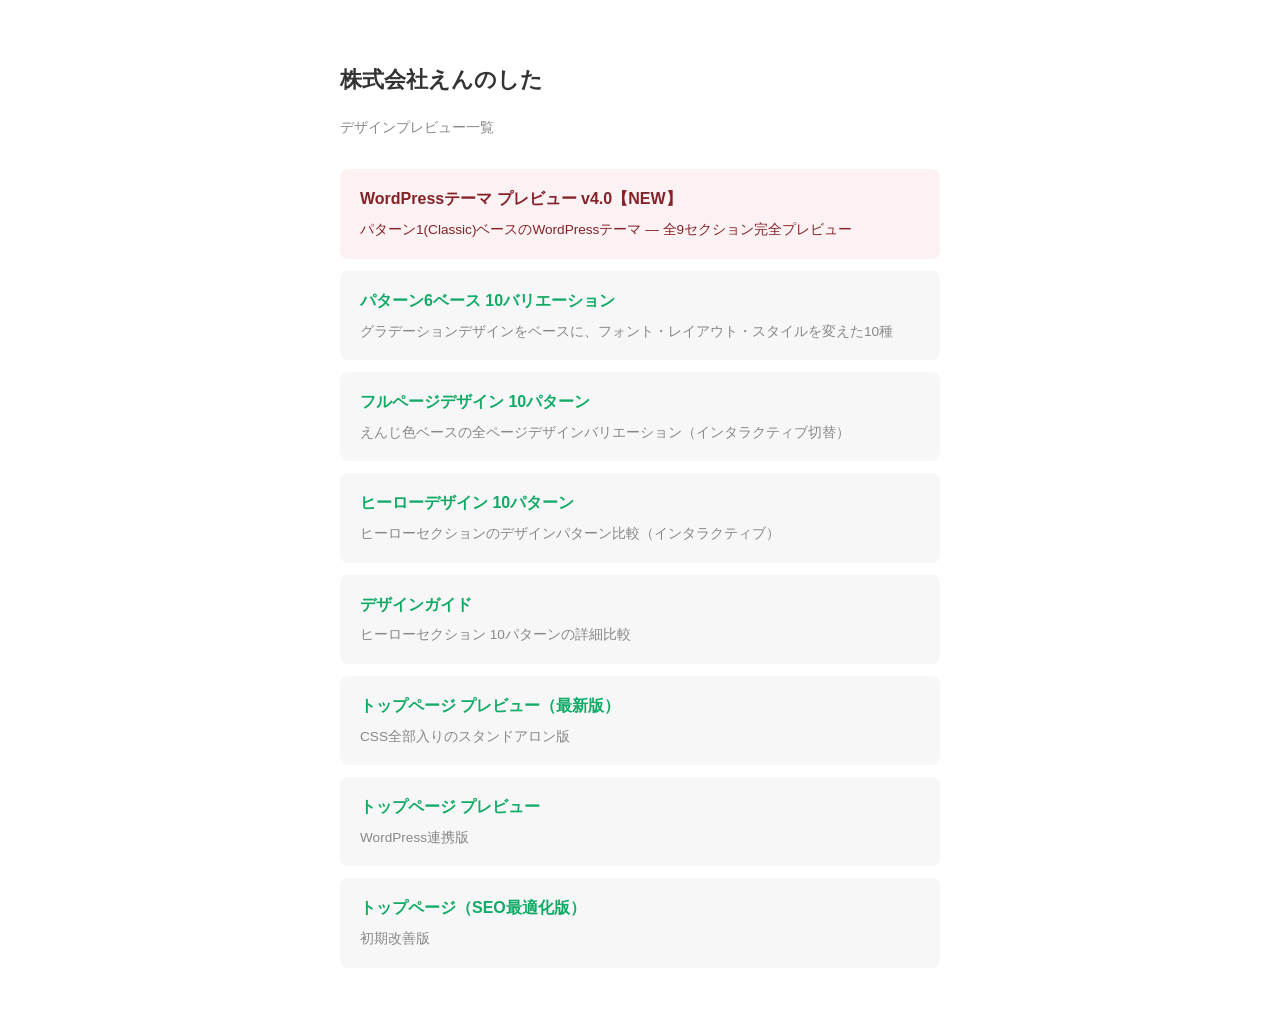
<file: index.html>
<!DOCTYPE html>
<html lang="ja">
<head>
  <meta charset="UTF-8">
  <meta name="viewport" content="width=device-width, initial-scale=1.0">
  <title>株式会社えんのした - プレビュー一覧</title>
  <style>
    body {
      font-family: 'Helvetica Neue', Arial, 'Hiragino Kaku Gothic ProN', sans-serif;
      max-width: 600px;
      margin: 60px auto;
      padding: 0 20px;
      color: #333;
      line-height: 1.8;
    }
    h1 { font-size: 1.4rem; margin-bottom: 0.5em; }
    p.sub { color: #888; font-size: 0.9rem; margin-bottom: 2em; }
    a {
      display: block;
      padding: 16px 20px;
      margin-bottom: 12px;
      background: #f7f7f7;
      border-radius: 8px;
      color: #1a6;
      text-decoration: none;
      font-weight: bold;
      transition: background 0.2s;
    }
    a:hover { background: #eef8f2; }
    a span { display: block; font-weight: normal; font-size: 0.85rem; color: #888; margin-top: 4px; }
  </style>
</head>
<body>
  <h1>株式会社えんのした</h1>
  <p class="sub">デザインプレビュー一覧</p>

  <a href="wp-preview.html" style="background:#fdf2f3; color:#852228;">
    WordPressテーマ プレビュー v4.0【NEW】
    <span style="color:#852228;">パターン1(Classic)ベースのWordPressテーマ — 全9セクション完全プレビュー</span>
  </a>

  <a href="design-v2.html">
    パターン6ベース 10バリエーション
    <span>グラデーションデザインをベースに、フォント・レイアウト・スタイルを変えた10種</span>
  </a>

  <a href="design-variations.html">
    フルページデザイン 10パターン
    <span>えんじ色ベースの全ページデザインバリエーション（インタラクティブ切替）</span>
  </a>

  <a href="hero-patterns.html">
    ヒーローデザイン 10パターン
    <span>ヒーローセクションのデザインパターン比較（インタラクティブ）</span>
  </a>

  <a href="design-guide.html">
    デザインガイド
    <span>ヒーローセクション 10パターンの詳細比較</span>
  </a>

  <a href="preview-standalone.html">
    トップページ プレビュー（最新版）
    <span>CSS全部入りのスタンドアロン版</span>
  </a>

  <a href="preview.html">
    トップページ プレビュー
    <span>WordPress連携版</span>
  </a>

  <a href="improved-index.html">
    トップページ（SEO最適化版）
    <span>初期改善版</span>
  </a>
</body>
</html>
</file>
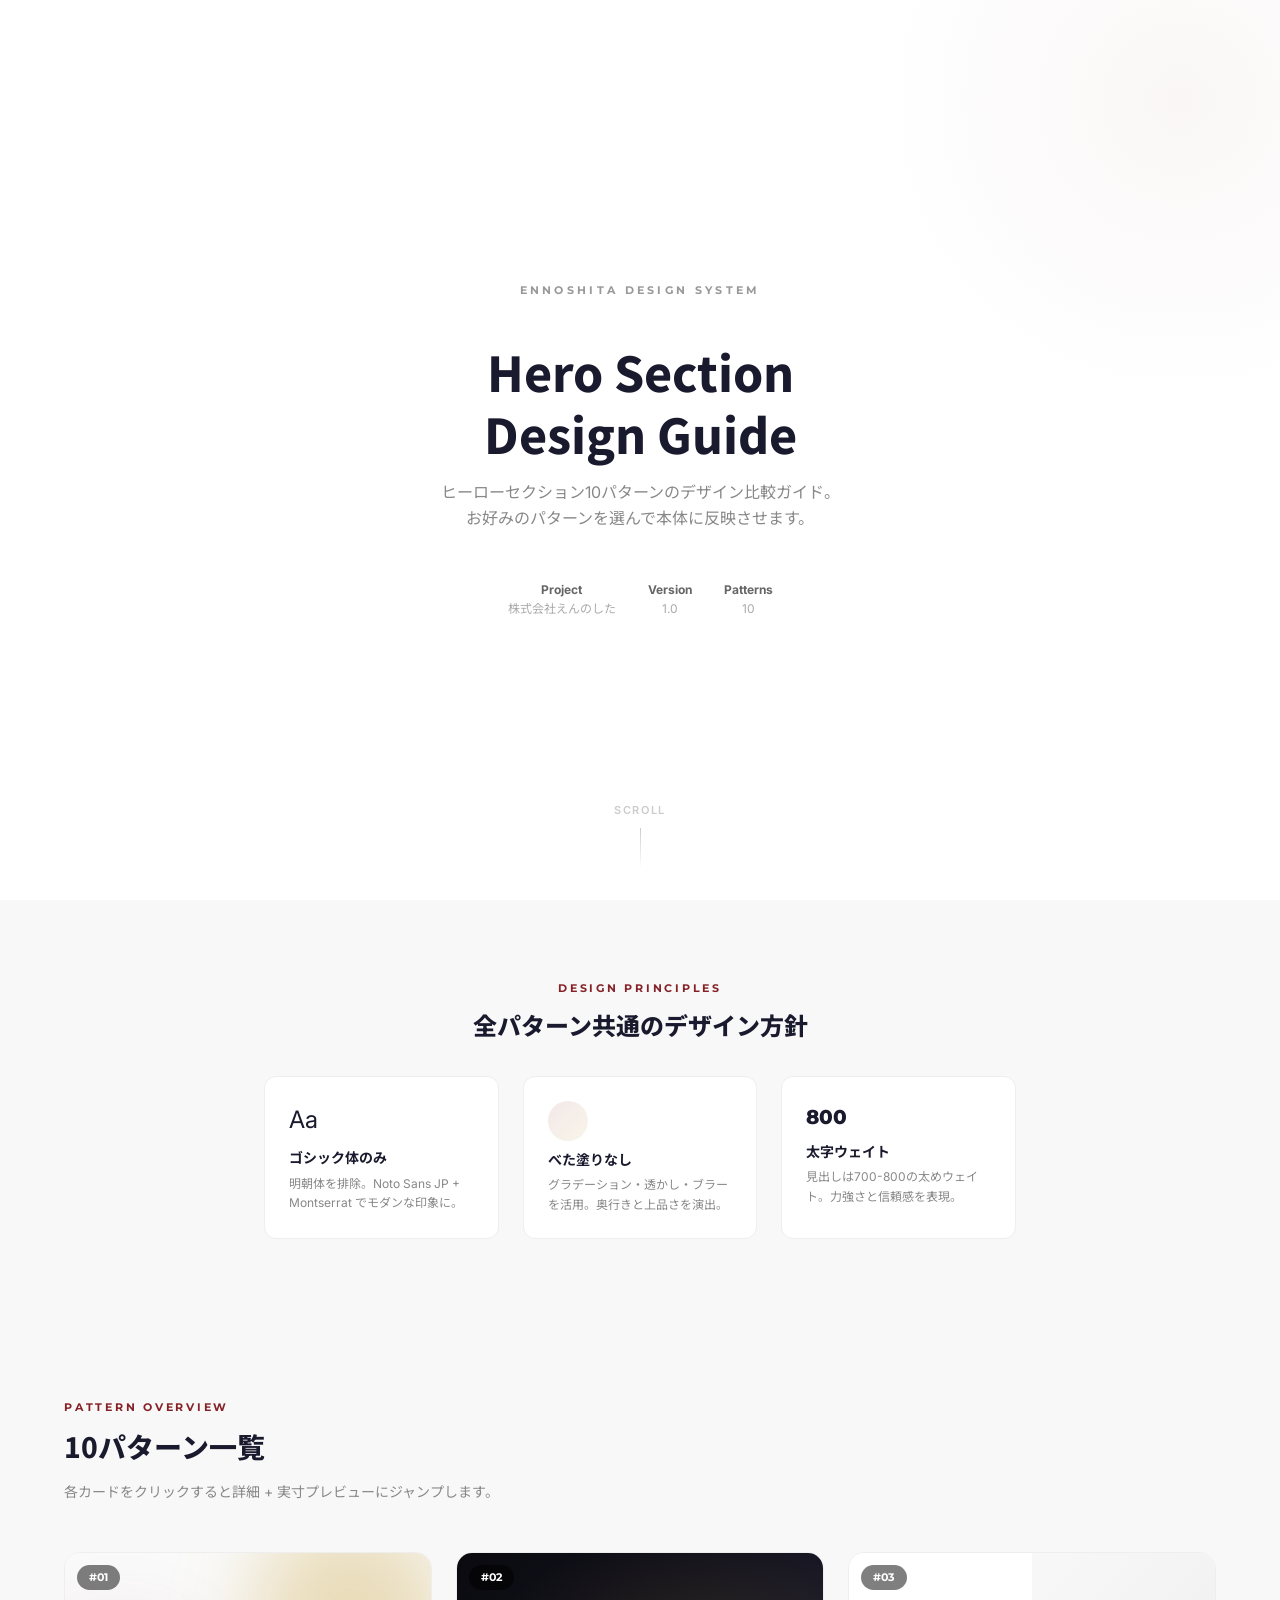
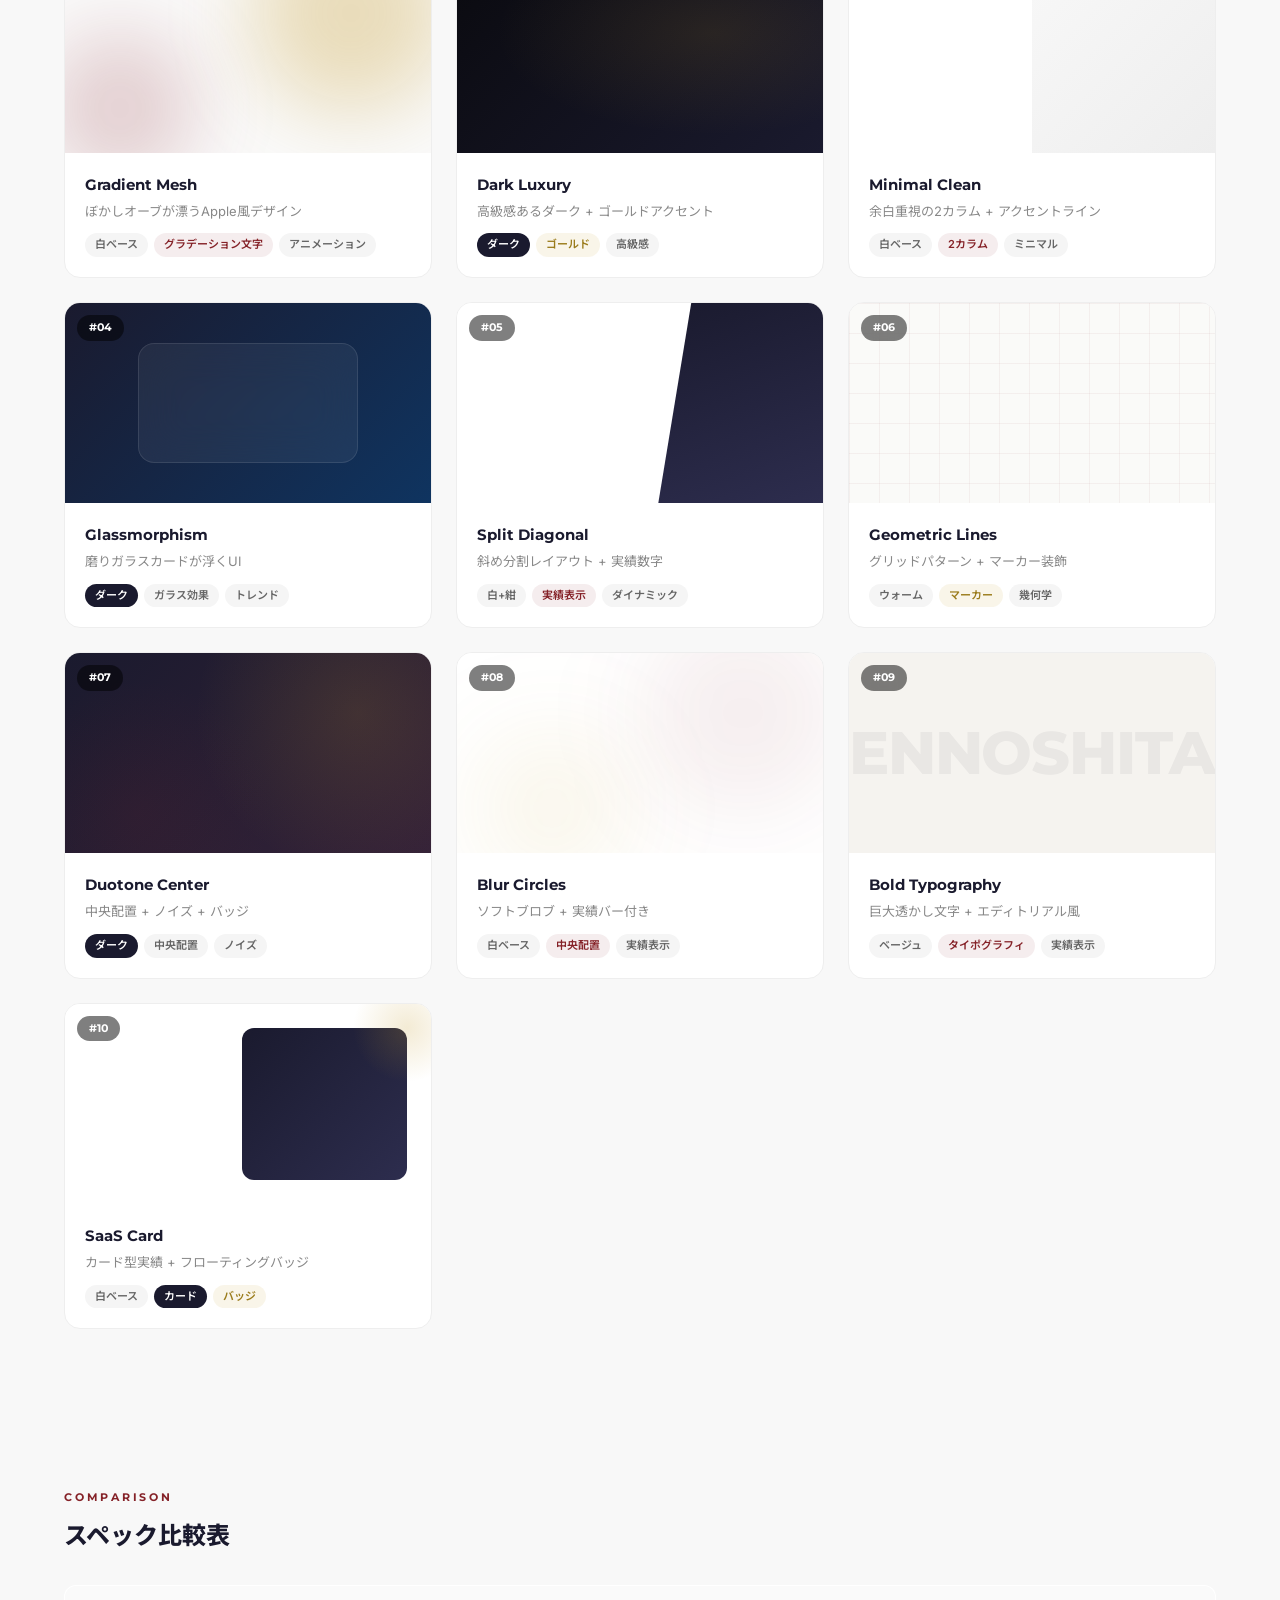
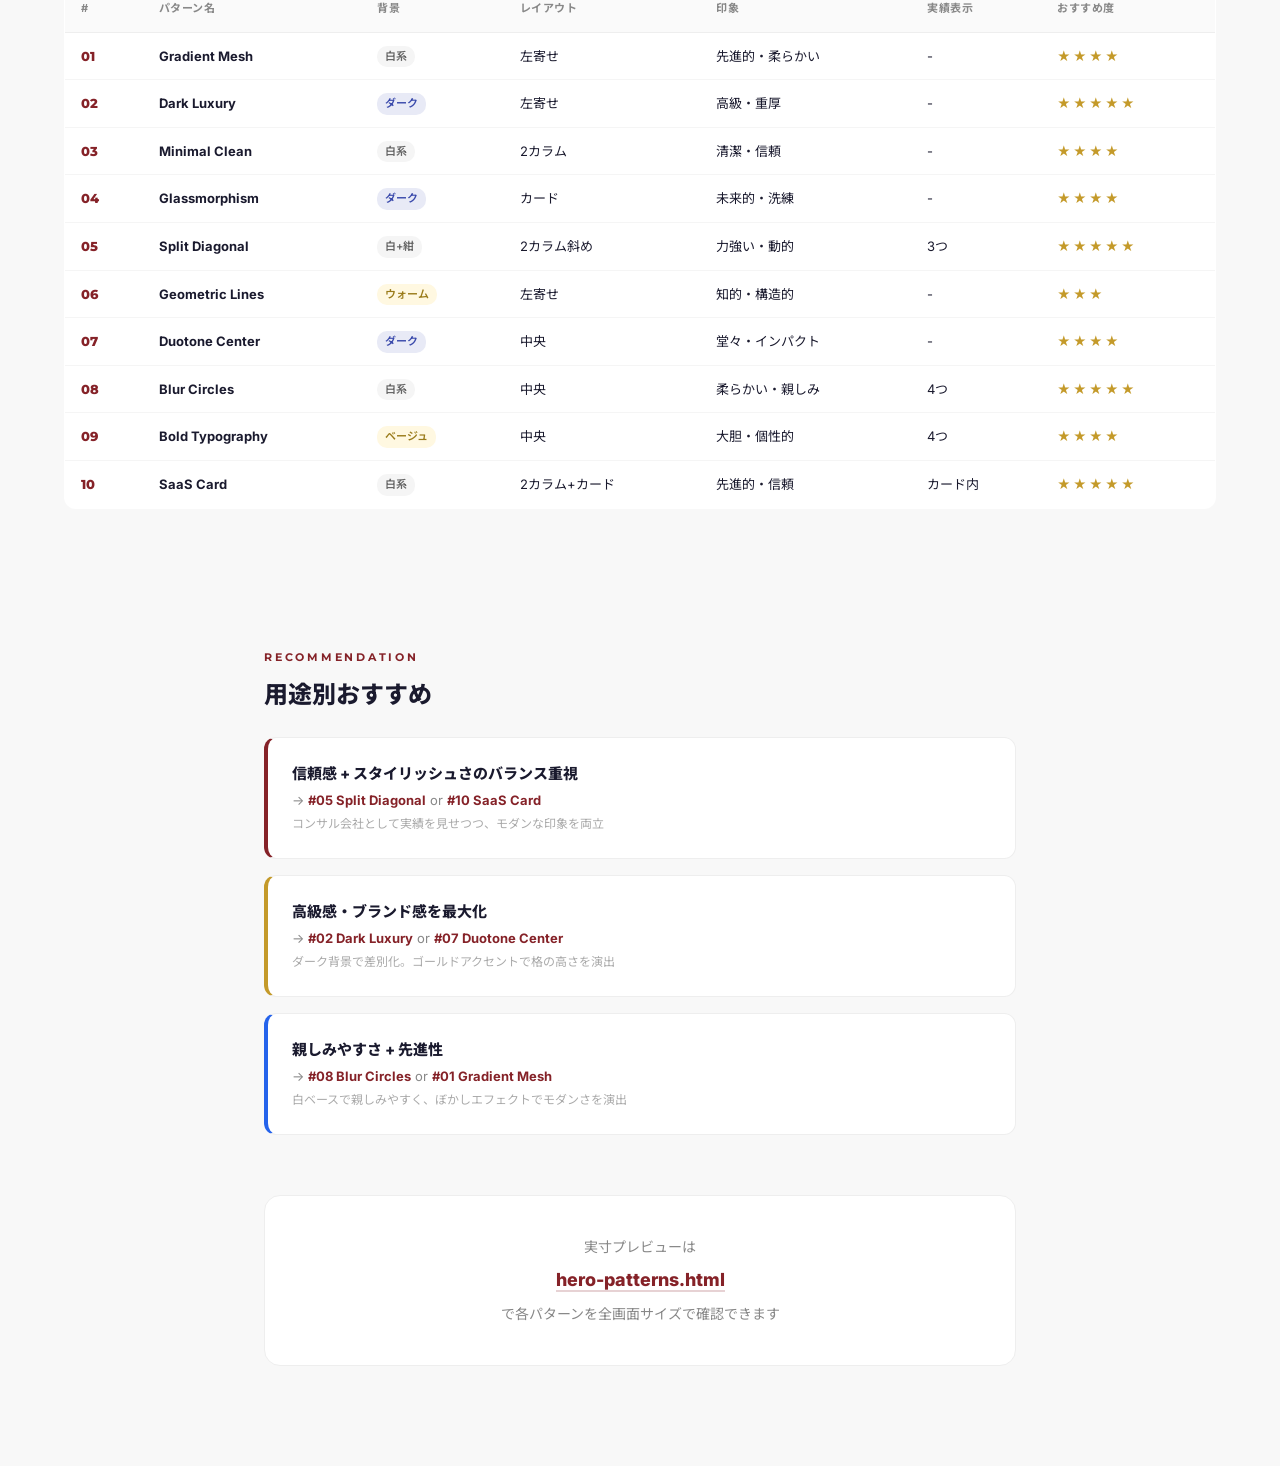
<file: design-guide.html>
<!DOCTYPE html>
<html lang="ja">
<head>
  <meta charset="UTF-8">
  <meta name="viewport" content="width=device-width, initial-scale=1.0">
  <title>Design Guide — ヒーローセクション 10パターン比較</title>
  <link rel="preconnect" href="https://fonts.googleapis.com">
  <link rel="preconnect" href="https://fonts.gstatic.com" crossorigin>
  <link href="https://fonts.googleapis.com/css2?family=Inter:wght@300;400;500;600;700;800&family=Noto+Sans+JP:wght@300;400;500;600;700;800&family=Montserrat:wght@300;400;500;600;700;800&display=swap" rel="stylesheet">
  <style>
    *, *::before, *::after { box-sizing: border-box; margin: 0; padding: 0; }
    html { scroll-behavior: smooth; }
    body {
      font-family: 'Inter', 'Noto Sans JP', sans-serif;
      color: #1a1a2e;
      background: #f8f8f8;
      line-height: 1.6;
    }

    /* ===== Cover ===== */
    .cover {
      min-height: 100vh;
      display: flex;
      flex-direction: column;
      align-items: center;
      justify-content: center;
      text-align: center;
      padding: 40px 24px;
      background: #fff;
      position: relative;
      overflow: hidden;
    }
    .cover::before {
      content: '';
      position: absolute;
      width: 600px; height: 600px;
      border-radius: 50%;
      background: radial-gradient(circle, rgba(133,34,40,0.04) 0%, transparent 70%);
      top: -200px; right: -200px;
    }
    .cover__logo {
      font-family: 'Montserrat', sans-serif;
      font-size: 11px;
      font-weight: 700;
      letter-spacing: 0.3em;
      text-transform: uppercase;
      color: #999;
      margin-bottom: 40px;
    }
    .cover__title {
      font-family: 'Noto Sans JP', sans-serif;
      font-size: clamp(28px, 4vw, 48px);
      font-weight: 800;
      line-height: 1.3;
      color: #1a1a2e;
      margin-bottom: 16px;
    }
    .cover__sub {
      font-size: 16px;
      color: #888;
      margin-bottom: 48px;
      max-width: 500px;
    }
    .cover__meta {
      display: flex;
      gap: 32px;
      font-size: 12px;
      color: #aaa;
    }
    .cover__meta dt { font-weight: 700; color: #666; }
    .cover__scroll {
      position: absolute;
      bottom: 32px;
      font-size: 11px;
      font-weight: 600;
      letter-spacing: 0.15em;
      color: #ccc;
      display: flex;
      flex-direction: column;
      align-items: center;
      gap: 8px;
    }
    .cover__scroll::after {
      content: '';
      width: 1px;
      height: 40px;
      background: linear-gradient(to bottom, #ccc, transparent);
    }

    /* ===== Overview Grid ===== */
    .overview {
      padding: 80px 24px;
      max-width: 1200px;
      margin: 0 auto;
    }
    .overview__title {
      font-family: 'Montserrat', sans-serif;
      font-size: 11px;
      font-weight: 700;
      letter-spacing: 0.25em;
      text-transform: uppercase;
      color: #852228;
      margin-bottom: 8px;
    }
    .overview__heading {
      font-family: 'Noto Sans JP', sans-serif;
      font-size: 28px;
      font-weight: 800;
      margin-bottom: 12px;
    }
    .overview__desc {
      font-size: 14px;
      color: #888;
      margin-bottom: 48px;
      max-width: 600px;
    }
    .overview__grid {
      display: grid;
      grid-template-columns: repeat(auto-fill, minmax(340px, 1fr));
      gap: 24px;
    }
    .overview-card {
      background: #fff;
      border-radius: 16px;
      overflow: hidden;
      border: 1px solid #eee;
      transition: all 0.3s;
      cursor: pointer;
      text-decoration: none;
      color: inherit;
      display: block;
    }
    .overview-card:hover {
      transform: translateY(-4px);
      box-shadow: 0 12px 40px rgba(0,0,0,0.08);
      border-color: #ddd;
    }
    .overview-card__preview {
      height: 200px;
      position: relative;
      overflow: hidden;
    }
    .overview-card__number {
      position: absolute;
      top: 12px;
      left: 12px;
      background: rgba(0,0,0,0.5);
      backdrop-filter: blur(8px);
      color: #fff;
      font-family: 'Montserrat', sans-serif;
      font-size: 11px;
      font-weight: 700;
      padding: 4px 12px;
      border-radius: 20px;
      z-index: 2;
    }
    .overview-card__body {
      padding: 20px;
    }
    .overview-card__name {
      font-family: 'Montserrat', sans-serif;
      font-size: 15px;
      font-weight: 700;
      margin-bottom: 4px;
    }
    .overview-card__style {
      font-size: 13px;
      color: #888;
      margin-bottom: 12px;
    }
    .overview-card__tags {
      display: flex;
      flex-wrap: wrap;
      gap: 6px;
    }
    .overview-card__tag {
      font-size: 11px;
      font-weight: 600;
      padding: 3px 10px;
      border-radius: 12px;
      background: #f5f5f5;
      color: #666;
    }
    .overview-card__tag--dark { background: #1a1a2e; color: #fff; }
    .overview-card__tag--accent { background: rgba(133,34,40,0.08); color: #852228; }
    .overview-card__tag--gold { background: rgba(196,154,42,0.1); color: #9a7b1a; }

    /* Preview backgrounds (mini versions) */
    .preview--1 { background: #fafafa; }
    .preview--1 .orb { position: absolute; border-radius: 50%; filter: blur(40px); }
    .preview--1 .orb-a { width: 200px; height: 200px; background: rgba(196,154,42,0.3); top: -40px; right: -20px; }
    .preview--1 .orb-b { width: 150px; height: 150px; background: rgba(133,34,40,0.2); bottom: -30px; left: -20px; }

    .preview--2 { background: linear-gradient(135deg, #0a0a0f, #1a1a2e); }
    .preview--2::after { content: ''; position: absolute; inset: 0; background: radial-gradient(ellipse at 70% 40%, rgba(196,154,42,0.12), transparent 60%); }

    .preview--3 { background: #fff; display: flex; }
    .preview--3 .half { width: 50%; }
    .preview--3 .half--right { background: linear-gradient(135deg, #f8f8f8, #eee); }

    .preview--4 { background: linear-gradient(135deg, #1a1a2e, #0f3460); }
    .preview--4::after { content: ''; position: absolute; top: 20%; left: 20%; width: 60%; height: 60%; background: rgba(255,255,255,0.06); backdrop-filter: blur(20px); border: 1px solid rgba(255,255,255,0.1); border-radius: 16px; }

    .preview--5 { background: #fff; }
    .preview--5::before { content: ''; position: absolute; top: 0; right: 0; width: 45%; height: 100%; background: linear-gradient(160deg, #1a1a2e, #2d2d4e); clip-path: polygon(20% 0, 100% 0, 100% 100%, 0 100%); }

    .preview--6 { background: #fafaf8; }
    .preview--6::after { content: ''; position: absolute; inset: 0; background-image: linear-gradient(rgba(133,34,40,0.05) 1px, transparent 1px), linear-gradient(90deg, rgba(133,34,40,0.05) 1px, transparent 1px); background-size: 30px 30px; }

    .preview--7 { background: linear-gradient(135deg, #1a1a2e, #352238); }
    .preview--7::after { content: ''; position: absolute; inset: 0; background: radial-gradient(circle at 80% 30%, rgba(196,154,42,0.15), transparent 50%), radial-gradient(circle at 20% 80%, rgba(133,34,40,0.1), transparent 40%); }

    .preview--8 { background: #fff; }
    .preview--8 .blob { position: absolute; border-radius: 50%; filter: blur(50px); }
    .preview--8 .blob-a { width: 200px; height: 200px; background: rgba(133,34,40,0.08); top: -40px; right: -20px; }
    .preview--8 .blob-b { width: 150px; height: 150px; background: rgba(196,154,42,0.1); bottom: -30px; left: 20px; }

    .preview--9 { background: #f5f3ef; display: flex; align-items: center; justify-content: center; }
    .preview--9::after { content: 'ENNOSHITA'; font-family: 'Montserrat'; font-size: 60px; font-weight: 800; color: rgba(26,26,46,0.05); letter-spacing: -0.02em; }

    .preview--10 { background: #fff; }
    .preview--10 .card-mock { position: absolute; right: 24px; top: 24px; bottom: 24px; width: 45%; background: linear-gradient(135deg, #1a1a2e, #2d2d4e); border-radius: 12px; }
    .preview--10 .card-mock::before { content: ''; position: absolute; top: -40%; right: -40%; width: 80%; height: 80%; background: radial-gradient(circle, rgba(196,154,42,0.2), transparent 60%); }

    /* Mini text in previews */
    .preview__text {
      position: absolute;
      z-index: 2;
      left: 20px;
      top: 50%;
      transform: translateY(-50%);
      max-width: 55%;
    }
    .preview__text-line {
      height: 6px;
      border-radius: 3px;
      margin-bottom: 6px;
    }
    .preview__text-line--title { width: 80%; }
    .preview__text-line--sub { width: 60%; opacity: 0.5; }
    .preview__text-line--btn { width: 30%; border-radius: 4px; height: 12px; margin-top: 10px; }

    .dark-text .preview__text-line { background: rgba(255,255,255,0.25); }
    .dark-text .preview__text-line--btn { background: rgba(255,255,255,0.15); }
    .light-text .preview__text-line { background: rgba(26,26,46,0.12); }
    .light-text .preview__text-line--btn { background: rgba(133,34,40,0.15); }


    /* ===== Detail Section ===== */
    .detail-section {
      padding: 80px 24px;
      max-width: 1200px;
      margin: 0 auto;
    }
    .detail-header {
      display: flex;
      align-items: baseline;
      gap: 16px;
      margin-bottom: 40px;
      padding-bottom: 20px;
      border-bottom: 1px solid #eee;
    }
    .detail-header__num {
      font-family: 'Montserrat', sans-serif;
      font-size: 48px;
      font-weight: 800;
      color: rgba(133,34,40,0.1);
      line-height: 1;
    }
    .detail-header__info h2 {
      font-family: 'Montserrat', sans-serif;
      font-size: 24px;
      font-weight: 700;
    }
    .detail-header__info p {
      font-size: 14px;
      color: #888;
      margin-top: 4px;
    }
    .detail-body {
      display: grid;
      grid-template-columns: 1fr 360px;
      gap: 40px;
    }
    .detail-preview {
      border-radius: 16px;
      overflow: hidden;
      border: 1px solid #eee;
      box-shadow: 0 4px 20px rgba(0,0,0,0.06);
    }
    .detail-preview iframe {
      width: 100%;
      height: 560px;
      border: none;
      display: block;
      pointer-events: none;
    }
    .detail-preview__link {
      display: block;
      text-align: center;
      padding: 12px;
      background: #fafafa;
      border-top: 1px solid #eee;
      font-size: 13px;
      font-weight: 600;
      color: #852228;
      text-decoration: none;
      transition: background 0.2s;
    }
    .detail-preview__link:hover { background: #f0f0f0; }

    .detail-specs {
      display: flex;
      flex-direction: column;
      gap: 24px;
    }
    .spec-card {
      background: #fff;
      border-radius: 12px;
      padding: 20px;
      border: 1px solid #eee;
    }
    .spec-card__title {
      font-family: 'Montserrat', sans-serif;
      font-size: 10px;
      font-weight: 700;
      letter-spacing: 0.2em;
      text-transform: uppercase;
      color: #999;
      margin-bottom: 12px;
    }
    .color-row {
      display: flex;
      gap: 8px;
      flex-wrap: wrap;
    }
    .color-swatch {
      display: flex;
      align-items: center;
      gap: 8px;
    }
    .color-swatch__circle {
      width: 28px;
      height: 28px;
      border-radius: 8px;
      border: 1px solid rgba(0,0,0,0.08);
      flex-shrink: 0;
    }
    .color-swatch__label {
      font-size: 11px;
      font-weight: 600;
      color: #555;
    }
    .color-swatch__hex {
      font-family: 'Montserrat', sans-serif;
      font-size: 10px;
      color: #aaa;
    }
    .font-sample {
      margin-bottom: 12px;
    }
    .font-sample__name {
      font-size: 11px;
      font-weight: 600;
      color: #666;
      margin-bottom: 4px;
    }
    .font-sample__preview {
      font-size: 20px;
      font-weight: 700;
      color: #1a1a2e;
    }
    .font-sample__preview--jp { font-family: 'Noto Sans JP', sans-serif; }
    .font-sample__preview--en { font-family: 'Montserrat', sans-serif; }
    .keyword-list {
      display: flex;
      flex-wrap: wrap;
      gap: 6px;
      list-style: none;
    }
    .keyword-list li {
      font-size: 12px;
      font-weight: 500;
      padding: 4px 12px;
      border-radius: 16px;
      background: #f5f5f5;
      color: #555;
    }
    .pros-cons {
      font-size: 13px;
      color: #555;
    }
    .pros-cons dt {
      font-weight: 700;
      margin-bottom: 4px;
      font-size: 12px;
    }
    .pros-cons dt.pro { color: #16a34a; }
    .pros-cons dt.con { color: #dc2626; }
    .pros-cons dd {
      margin-bottom: 12px;
      line-height: 1.6;
    }
    .match-badge {
      display: inline-block;
      font-size: 11px;
      font-weight: 700;
      padding: 4px 12px;
      border-radius: 12px;
      margin-bottom: 8px;
    }
    .match-badge--best { background: rgba(133,34,40,0.1); color: #852228; }
    .match-badge--good { background: rgba(196,154,42,0.12); color: #8a6d15; }

    /* ===== Comparison Table ===== */
    .comparison {
      padding: 80px 24px;
      max-width: 1200px;
      margin: 0 auto;
    }
    .comparison__title {
      font-family: 'Montserrat', sans-serif;
      font-size: 11px;
      font-weight: 700;
      letter-spacing: 0.25em;
      text-transform: uppercase;
      color: #852228;
      margin-bottom: 8px;
    }
    .comparison__heading {
      font-family: 'Noto Sans JP', sans-serif;
      font-size: 24px;
      font-weight: 800;
      margin-bottom: 32px;
    }
    .comparison-table {
      width: 100%;
      border-collapse: collapse;
      font-size: 13px;
      background: #fff;
      border-radius: 12px;
      overflow: hidden;
      border: 1px solid #eee;
    }
    .comparison-table th {
      text-align: left;
      padding: 14px 16px;
      background: #fafafa;
      font-weight: 700;
      font-size: 11px;
      letter-spacing: 0.05em;
      text-transform: uppercase;
      color: #888;
      border-bottom: 1px solid #eee;
      white-space: nowrap;
    }
    .comparison-table td {
      padding: 12px 16px;
      border-bottom: 1px solid #f5f5f5;
      vertical-align: middle;
    }
    .comparison-table tr:last-child td { border-bottom: none; }
    .comparison-table tr:hover td { background: #fafafa; }
    .comparison-table .num {
      font-family: 'Montserrat', sans-serif;
      font-weight: 800;
      color: #852228;
    }
    .comparison-table .name { font-weight: 700; }
    .comparison-table .chip {
      display: inline-block;
      font-size: 11px;
      font-weight: 600;
      padding: 2px 8px;
      border-radius: 10px;
    }
    .chip--light { background: #fff8e1; color: #9a7b1a; }
    .chip--dark { background: #e8eaf6; color: #3949ab; }
    .chip--white { background: #f5f5f5; color: #666; }
    .stars { color: #c49a2a; letter-spacing: 2px; }

    @media (max-width: 900px) {
      .detail-body { grid-template-columns: 1fr; }
      .overview__grid { grid-template-columns: 1fr; }
      .comparison-table { font-size: 11px; }
      .comparison-table th, .comparison-table td { padding: 8px 10px; }
    }
  </style>
</head>
<body>

<!-- ===== COVER ===== -->
<section class="cover">
  <p class="cover__logo">Ennoshita Design System</p>
  <h1 class="cover__title">Hero Section<br>Design Guide</h1>
  <p class="cover__sub">ヒーローセクション10パターンのデザイン比較ガイド。<br>お好みのパターンを選んで本体に反映させます。</p>
  <div class="cover__meta">
    <dl><dt>Project</dt><dd>株式会社えんのした</dd></dl>
    <dl><dt>Version</dt><dd>1.0</dd></dl>
    <dl><dt>Patterns</dt><dd>10</dd></dl>
  </div>
  <div class="cover__scroll">SCROLL<br></div>
</section>


<!-- ===== DESIGN PRINCIPLES ===== -->
<section style="padding: 80px 24px; max-width: 800px; margin: 0 auto; text-align: center;">
  <p style="font-family: 'Montserrat', sans-serif; font-size: 11px; font-weight: 700; letter-spacing: 0.25em; color: #852228; margin-bottom: 8px;">DESIGN PRINCIPLES</p>
  <h2 style="font-family: 'Noto Sans JP', sans-serif; font-size: 24px; font-weight: 800; margin-bottom: 32px;">全パターン共通のデザイン方針</h2>
  <div style="display: grid; grid-template-columns: repeat(auto-fit, minmax(200px, 1fr)); gap: 24px; text-align: left;">
    <div style="background: #fff; border-radius: 12px; padding: 24px; border: 1px solid #eee;">
      <p style="font-size: 24px; margin-bottom: 8px;">Aa</p>
      <p style="font-weight: 700; font-size: 14px; margin-bottom: 4px;">ゴシック体のみ</p>
      <p style="font-size: 12px; color: #888;">明朝体を排除。Noto Sans JP + Montserrat でモダンな印象に。</p>
    </div>
    <div style="background: #fff; border-radius: 12px; padding: 24px; border: 1px solid #eee;">
      <div style="width: 40px; height: 40px; border-radius: 50%; background: linear-gradient(135deg, rgba(133,34,40,0.1), rgba(196,154,42,0.1)); margin-bottom: 8px;"></div>
      <p style="font-weight: 700; font-size: 14px; margin-bottom: 4px;">べた塗りなし</p>
      <p style="font-size: 12px; color: #888;">グラデーション・透かし・ブラーを活用。奥行きと上品さを演出。</p>
    </div>
    <div style="background: #fff; border-radius: 12px; padding: 24px; border: 1px solid #eee;">
      <div style="font-family: 'Montserrat'; font-size: 20px; font-weight: 800; color: #1a1a2e; margin-bottom: 8px;">800</div>
      <p style="font-weight: 700; font-size: 14px; margin-bottom: 4px;">太字ウェイト</p>
      <p style="font-size: 12px; color: #888;">見出しは700-800の太めウェイト。力強さと信頼感を表現。</p>
    </div>
  </div>
</section>


<!-- ===== OVERVIEW GRID ===== -->
<section class="overview">
  <p class="overview__title">Pattern Overview</p>
  <h2 class="overview__heading">10パターン一覧</h2>
  <p class="overview__desc">各カードをクリックすると詳細 + 実寸プレビューにジャンプします。</p>

  <div class="overview__grid">

    <a href="#detail-1" class="overview-card">
      <div class="overview-card__preview preview--1 light-text">
        <span class="overview-card__number">#01</span>
        <div class="orb orb-a"></div>
        <div class="orb orb-b"></div>
        <div class="preview__text">
          <div class="preview__text-line preview__text-line--title"></div>
          <div class="preview__text-line preview__text-line--sub"></div>
          <div class="preview__text-line preview__text-line--btn"></div>
        </div>
      </div>
      <div class="overview-card__body">
        <h3 class="overview-card__name">Gradient Mesh</h3>
        <p class="overview-card__style">ぼかしオーブが漂うApple風デザイン</p>
        <div class="overview-card__tags">
          <span class="overview-card__tag">白ベース</span>
          <span class="overview-card__tag overview-card__tag--accent">グラデーション文字</span>
          <span class="overview-card__tag">アニメーション</span>
        </div>
      </div>
    </a>

    <a href="#detail-2" class="overview-card">
      <div class="overview-card__preview preview--2 dark-text">
        <span class="overview-card__number">#02</span>
        <div class="preview__text">
          <div class="preview__text-line preview__text-line--title"></div>
          <div class="preview__text-line preview__text-line--sub"></div>
          <div class="preview__text-line preview__text-line--btn"></div>
        </div>
      </div>
      <div class="overview-card__body">
        <h3 class="overview-card__name">Dark Luxury</h3>
        <p class="overview-card__style">高級感あるダーク + ゴールドアクセント</p>
        <div class="overview-card__tags">
          <span class="overview-card__tag overview-card__tag--dark">ダーク</span>
          <span class="overview-card__tag overview-card__tag--gold">ゴールド</span>
          <span class="overview-card__tag">高級感</span>
        </div>
      </div>
    </a>

    <a href="#detail-3" class="overview-card">
      <div class="overview-card__preview preview--3 light-text">
        <span class="overview-card__number">#03</span>
        <div class="half"></div>
        <div class="half half--right"></div>
        <div class="preview__text">
          <div class="preview__text-line preview__text-line--title"></div>
          <div class="preview__text-line preview__text-line--sub"></div>
          <div class="preview__text-line preview__text-line--btn"></div>
        </div>
      </div>
      <div class="overview-card__body">
        <h3 class="overview-card__name">Minimal Clean</h3>
        <p class="overview-card__style">余白重視の2カラム + アクセントライン</p>
        <div class="overview-card__tags">
          <span class="overview-card__tag">白ベース</span>
          <span class="overview-card__tag overview-card__tag--accent">2カラム</span>
          <span class="overview-card__tag">ミニマル</span>
        </div>
      </div>
    </a>

    <a href="#detail-4" class="overview-card">
      <div class="overview-card__preview preview--4 dark-text">
        <span class="overview-card__number">#04</span>
        <div class="preview__text">
          <div class="preview__text-line preview__text-line--title"></div>
          <div class="preview__text-line preview__text-line--sub"></div>
          <div class="preview__text-line preview__text-line--btn"></div>
        </div>
      </div>
      <div class="overview-card__body">
        <h3 class="overview-card__name">Glassmorphism</h3>
        <p class="overview-card__style">磨りガラスカードが浮くUI</p>
        <div class="overview-card__tags">
          <span class="overview-card__tag overview-card__tag--dark">ダーク</span>
          <span class="overview-card__tag">ガラス効果</span>
          <span class="overview-card__tag">トレンド</span>
        </div>
      </div>
    </a>

    <a href="#detail-5" class="overview-card">
      <div class="overview-card__preview preview--5 light-text">
        <span class="overview-card__number">#05</span>
        <div class="preview__text">
          <div class="preview__text-line preview__text-line--title"></div>
          <div class="preview__text-line preview__text-line--sub"></div>
          <div class="preview__text-line preview__text-line--btn"></div>
        </div>
      </div>
      <div class="overview-card__body">
        <h3 class="overview-card__name">Split Diagonal</h3>
        <p class="overview-card__style">斜め分割レイアウト + 実績数字</p>
        <div class="overview-card__tags">
          <span class="overview-card__tag">白+紺</span>
          <span class="overview-card__tag overview-card__tag--accent">実績表示</span>
          <span class="overview-card__tag">ダイナミック</span>
        </div>
      </div>
    </a>

    <a href="#detail-6" class="overview-card">
      <div class="overview-card__preview preview--6 light-text">
        <span class="overview-card__number">#06</span>
        <div class="preview__text" style="z-index:3;">
          <div class="preview__text-line preview__text-line--title"></div>
          <div class="preview__text-line preview__text-line--sub"></div>
          <div class="preview__text-line preview__text-line--btn"></div>
        </div>
      </div>
      <div class="overview-card__body">
        <h3 class="overview-card__name">Geometric Lines</h3>
        <p class="overview-card__style">グリッドパターン + マーカー装飾</p>
        <div class="overview-card__tags">
          <span class="overview-card__tag">ウォーム</span>
          <span class="overview-card__tag overview-card__tag--gold">マーカー</span>
          <span class="overview-card__tag">幾何学</span>
        </div>
      </div>
    </a>

    <a href="#detail-7" class="overview-card">
      <div class="overview-card__preview preview--7 dark-text">
        <span class="overview-card__number">#07</span>
        <div class="preview__text" style="left:50%;transform:translate(-50%,-50%);text-align:center;max-width:70%;">
          <div class="preview__text-line preview__text-line--title" style="margin:0 auto 6px;"></div>
          <div class="preview__text-line preview__text-line--sub" style="margin:0 auto 6px;"></div>
          <div class="preview__text-line preview__text-line--btn" style="margin:10px auto 0;"></div>
        </div>
      </div>
      <div class="overview-card__body">
        <h3 class="overview-card__name">Duotone Center</h3>
        <p class="overview-card__style">中央配置 + ノイズ + バッジ</p>
        <div class="overview-card__tags">
          <span class="overview-card__tag overview-card__tag--dark">ダーク</span>
          <span class="overview-card__tag">中央配置</span>
          <span class="overview-card__tag">ノイズ</span>
        </div>
      </div>
    </a>

    <a href="#detail-8" class="overview-card">
      <div class="overview-card__preview preview--8 light-text">
        <span class="overview-card__number">#08</span>
        <div class="blob blob-a"></div>
        <div class="blob blob-b"></div>
        <div class="preview__text" style="left:50%;transform:translate(-50%,-50%);text-align:center;max-width:70%;">
          <div class="preview__text-line preview__text-line--title" style="margin:0 auto 6px;"></div>
          <div class="preview__text-line preview__text-line--sub" style="margin:0 auto 6px;"></div>
          <div class="preview__text-line preview__text-line--btn" style="margin:10px auto 0;"></div>
        </div>
      </div>
      <div class="overview-card__body">
        <h3 class="overview-card__name">Blur Circles</h3>
        <p class="overview-card__style">ソフトブロブ + 実績バー付き</p>
        <div class="overview-card__tags">
          <span class="overview-card__tag">白ベース</span>
          <span class="overview-card__tag overview-card__tag--accent">中央配置</span>
          <span class="overview-card__tag">実績表示</span>
        </div>
      </div>
    </a>

    <a href="#detail-9" class="overview-card">
      <div class="overview-card__preview preview--9 light-text">
        <span class="overview-card__number">#09</span>
      </div>
      <div class="overview-card__body">
        <h3 class="overview-card__name">Bold Typography</h3>
        <p class="overview-card__style">巨大透かし文字 + エディトリアル風</p>
        <div class="overview-card__tags">
          <span class="overview-card__tag">ベージュ</span>
          <span class="overview-card__tag overview-card__tag--accent">タイポグラフィ</span>
          <span class="overview-card__tag">実績表示</span>
        </div>
      </div>
    </a>

    <a href="#detail-10" class="overview-card">
      <div class="overview-card__preview preview--10 light-text">
        <span class="overview-card__number">#10</span>
        <div class="card-mock"></div>
        <div class="preview__text">
          <div class="preview__text-line preview__text-line--title"></div>
          <div class="preview__text-line preview__text-line--sub"></div>
          <div class="preview__text-line preview__text-line--btn"></div>
        </div>
      </div>
      <div class="overview-card__body">
        <h3 class="overview-card__name">SaaS Card</h3>
        <p class="overview-card__style">カード型実績 + フローティングバッジ</p>
        <div class="overview-card__tags">
          <span class="overview-card__tag">白ベース</span>
          <span class="overview-card__tag overview-card__tag--dark">カード</span>
          <span class="overview-card__tag overview-card__tag--gold">バッジ</span>
        </div>
      </div>
    </a>

  </div>
</section>


<!-- ===== COMPARISON TABLE ===== -->
<section class="comparison">
  <p class="comparison__title">Comparison</p>
  <h2 class="comparison__heading">スペック比較表</h2>
  <div style="overflow-x: auto;">
  <table class="comparison-table">
    <thead>
      <tr>
        <th>#</th>
        <th>パターン名</th>
        <th>背景</th>
        <th>レイアウト</th>
        <th>印象</th>
        <th>実績表示</th>
        <th>おすすめ度</th>
      </tr>
    </thead>
    <tbody>
      <tr>
        <td class="num">01</td>
        <td class="name">Gradient Mesh</td>
        <td><span class="chip chip--white">白系</span></td>
        <td>左寄せ</td>
        <td>先進的・柔らかい</td>
        <td>-</td>
        <td class="stars">&#9733;&#9733;&#9733;&#9733;</td>
      </tr>
      <tr>
        <td class="num">02</td>
        <td class="name">Dark Luxury</td>
        <td><span class="chip chip--dark">ダーク</span></td>
        <td>左寄せ</td>
        <td>高級・重厚</td>
        <td>-</td>
        <td class="stars">&#9733;&#9733;&#9733;&#9733;&#9733;</td>
      </tr>
      <tr>
        <td class="num">03</td>
        <td class="name">Minimal Clean</td>
        <td><span class="chip chip--white">白系</span></td>
        <td>2カラム</td>
        <td>清潔・信頼</td>
        <td>-</td>
        <td class="stars">&#9733;&#9733;&#9733;&#9733;</td>
      </tr>
      <tr>
        <td class="num">04</td>
        <td class="name">Glassmorphism</td>
        <td><span class="chip chip--dark">ダーク</span></td>
        <td>カード</td>
        <td>未来的・洗練</td>
        <td>-</td>
        <td class="stars">&#9733;&#9733;&#9733;&#9733;</td>
      </tr>
      <tr>
        <td class="num">05</td>
        <td class="name">Split Diagonal</td>
        <td><span class="chip chip--white">白+紺</span></td>
        <td>2カラム斜め</td>
        <td>力強い・動的</td>
        <td>3つ</td>
        <td class="stars">&#9733;&#9733;&#9733;&#9733;&#9733;</td>
      </tr>
      <tr>
        <td class="num">06</td>
        <td class="name">Geometric Lines</td>
        <td><span class="chip chip--light">ウォーム</span></td>
        <td>左寄せ</td>
        <td>知的・構造的</td>
        <td>-</td>
        <td class="stars">&#9733;&#9733;&#9733;</td>
      </tr>
      <tr>
        <td class="num">07</td>
        <td class="name">Duotone Center</td>
        <td><span class="chip chip--dark">ダーク</span></td>
        <td>中央</td>
        <td>堂々・インパクト</td>
        <td>-</td>
        <td class="stars">&#9733;&#9733;&#9733;&#9733;</td>
      </tr>
      <tr>
        <td class="num">08</td>
        <td class="name">Blur Circles</td>
        <td><span class="chip chip--white">白系</span></td>
        <td>中央</td>
        <td>柔らかい・親しみ</td>
        <td>4つ</td>
        <td class="stars">&#9733;&#9733;&#9733;&#9733;&#9733;</td>
      </tr>
      <tr>
        <td class="num">09</td>
        <td class="name">Bold Typography</td>
        <td><span class="chip chip--light">ベージュ</span></td>
        <td>中央</td>
        <td>大胆・個性的</td>
        <td>4つ</td>
        <td class="stars">&#9733;&#9733;&#9733;&#9733;</td>
      </tr>
      <tr>
        <td class="num">10</td>
        <td class="name">SaaS Card</td>
        <td><span class="chip chip--white">白系</span></td>
        <td>2カラム+カード</td>
        <td>先進的・信頼</td>
        <td>カード内</td>
        <td class="stars">&#9733;&#9733;&#9733;&#9733;&#9733;</td>
      </tr>
    </tbody>
  </table>
  </div>
</section>


<!-- ===== RECOMMENDATION ===== -->
<section style="padding: 60px 24px 100px; max-width: 800px; margin: 0 auto;">
  <p style="font-family: 'Montserrat', sans-serif; font-size: 11px; font-weight: 700; letter-spacing: 0.25em; color: #852228; margin-bottom: 8px;">RECOMMENDATION</p>
  <h2 style="font-family: 'Noto Sans JP', sans-serif; font-size: 24px; font-weight: 800; margin-bottom: 24px;">用途別おすすめ</h2>

  <div style="display: flex; flex-direction: column; gap: 16px;">
    <div style="background: #fff; border-radius: 12px; padding: 24px; border: 1px solid #eee; border-left: 4px solid #852228;">
      <p style="font-weight: 800; font-size: 15px; margin-bottom: 4px;">信頼感 + スタイリッシュさのバランス重視</p>
      <p style="font-size: 13px; color: #888;">→ <strong style="color:#852228;">#05 Split Diagonal</strong> or <strong style="color:#852228;">#10 SaaS Card</strong></p>
      <p style="font-size: 12px; color: #aaa; margin-top: 4px;">コンサル会社として実績を見せつつ、モダンな印象を両立</p>
    </div>
    <div style="background: #fff; border-radius: 12px; padding: 24px; border: 1px solid #eee; border-left: 4px solid #c49a2a;">
      <p style="font-weight: 800; font-size: 15px; margin-bottom: 4px;">高級感・ブランド感を最大化</p>
      <p style="font-size: 13px; color: #888;">→ <strong style="color:#852228;">#02 Dark Luxury</strong> or <strong style="color:#852228;">#07 Duotone Center</strong></p>
      <p style="font-size: 12px; color: #aaa; margin-top: 4px;">ダーク背景で差別化。ゴールドアクセントで格の高さを演出</p>
    </div>
    <div style="background: #fff; border-radius: 12px; padding: 24px; border: 1px solid #eee; border-left: 4px solid #2563eb;">
      <p style="font-weight: 800; font-size: 15px; margin-bottom: 4px;">親しみやすさ + 先進性</p>
      <p style="font-size: 13px; color: #888;">→ <strong style="color:#852228;">#08 Blur Circles</strong> or <strong style="color:#852228;">#01 Gradient Mesh</strong></p>
      <p style="font-size: 12px; color: #aaa; margin-top: 4px;">白ベースで親しみやすく、ぼかしエフェクトでモダンさを演出</p>
    </div>
  </div>

  <div style="text-align: center; margin-top: 60px; padding: 40px; background: #fff; border-radius: 16px; border: 1px solid #eee;">
    <p style="font-size: 14px; color: #888; margin-bottom: 8px;">実寸プレビューは</p>
    <p style="font-size: 18px; font-weight: 800;"><a href="hero-patterns.html" style="color: #852228; text-decoration: none; border-bottom: 2px solid rgba(133,34,40,0.2);">hero-patterns.html</a></p>
    <p style="font-size: 14px; color: #888; margin-top: 8px;">で各パターンを全画面サイズで確認できます</p>
  </div>
</section>

</body>
</html>
</file>
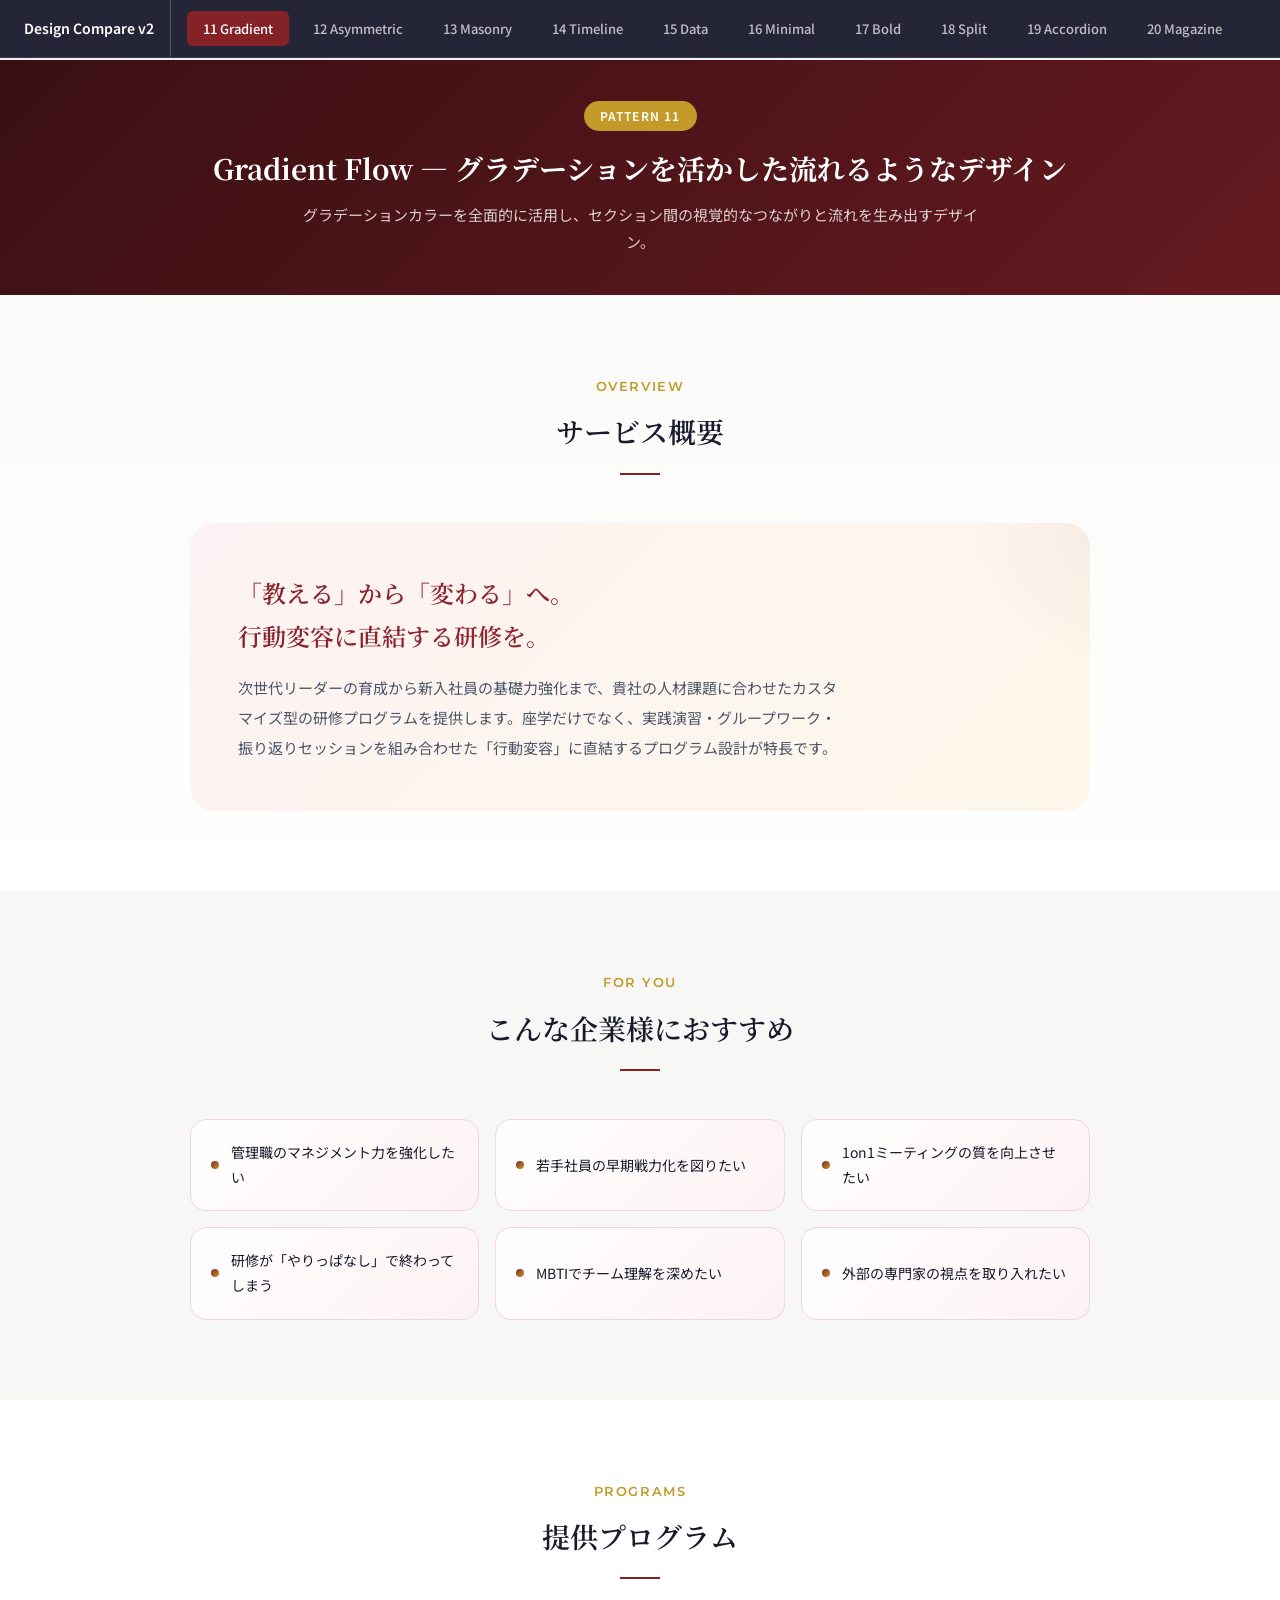
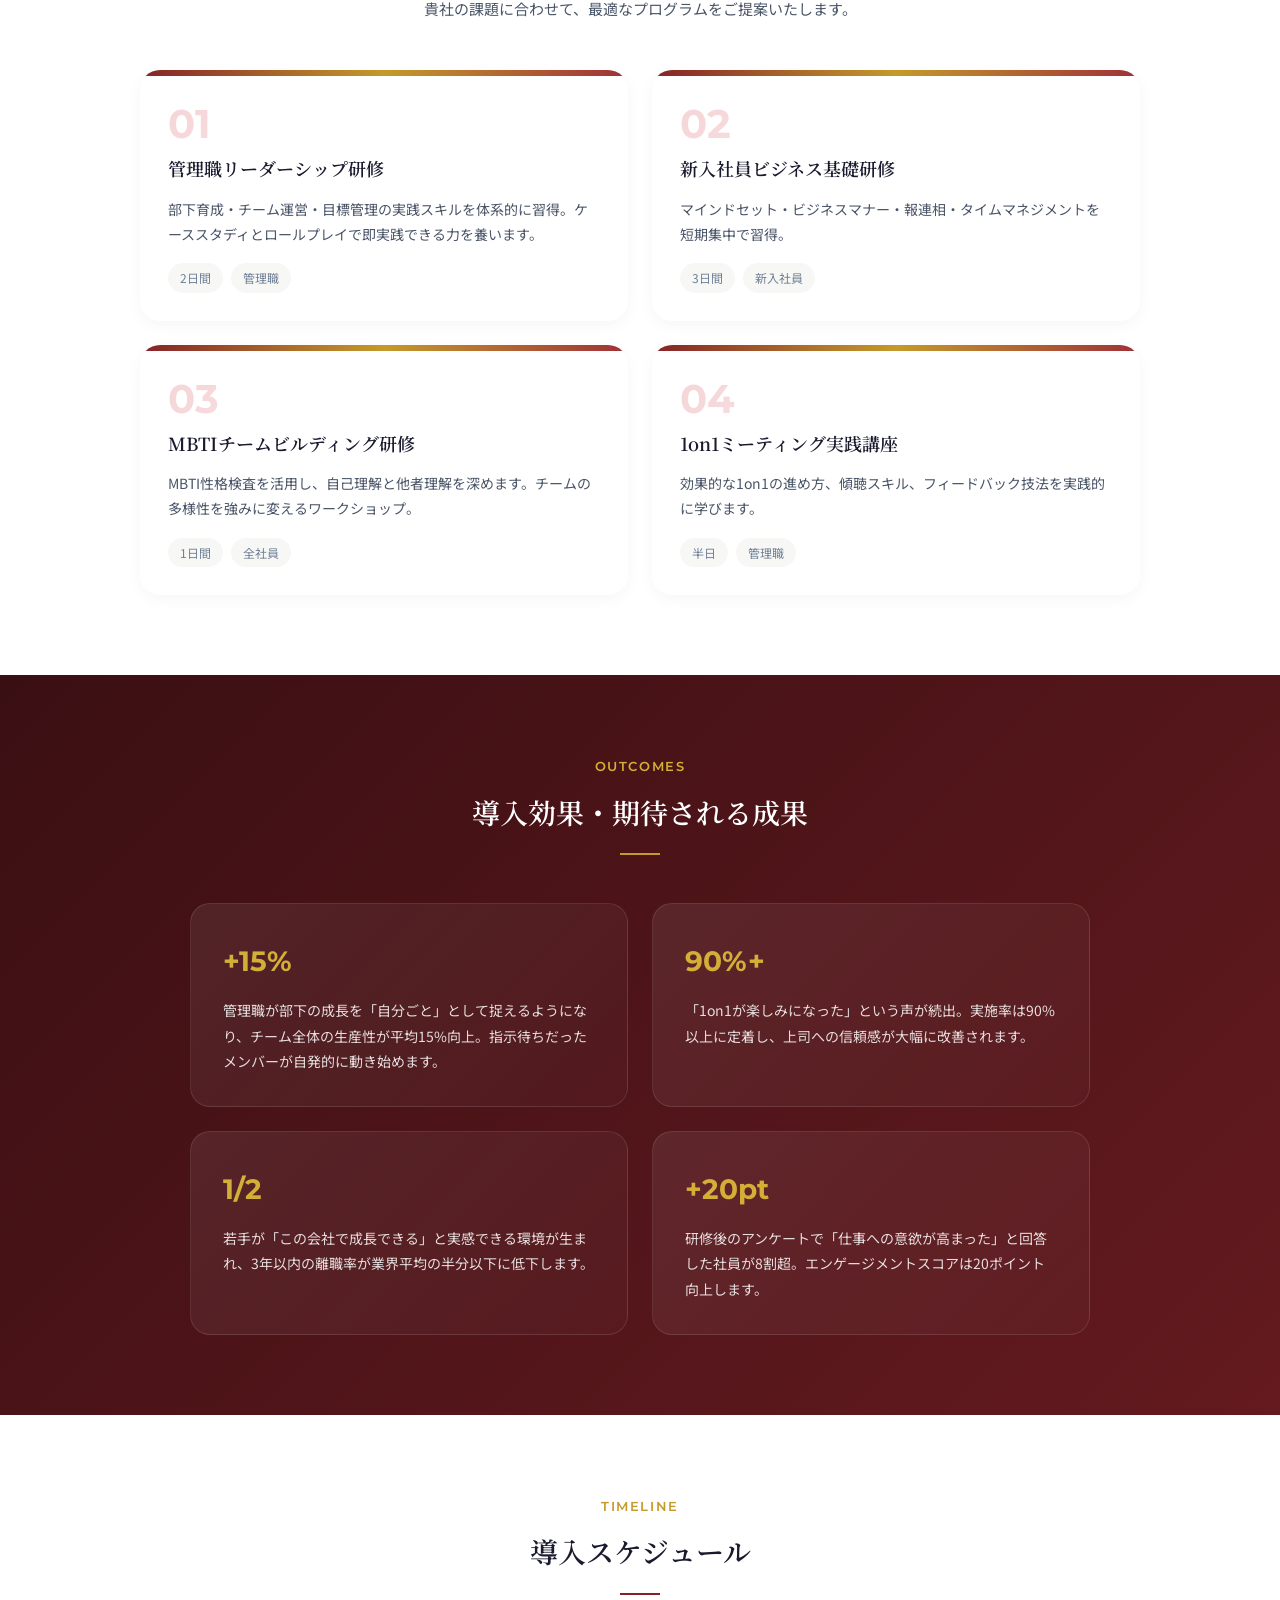
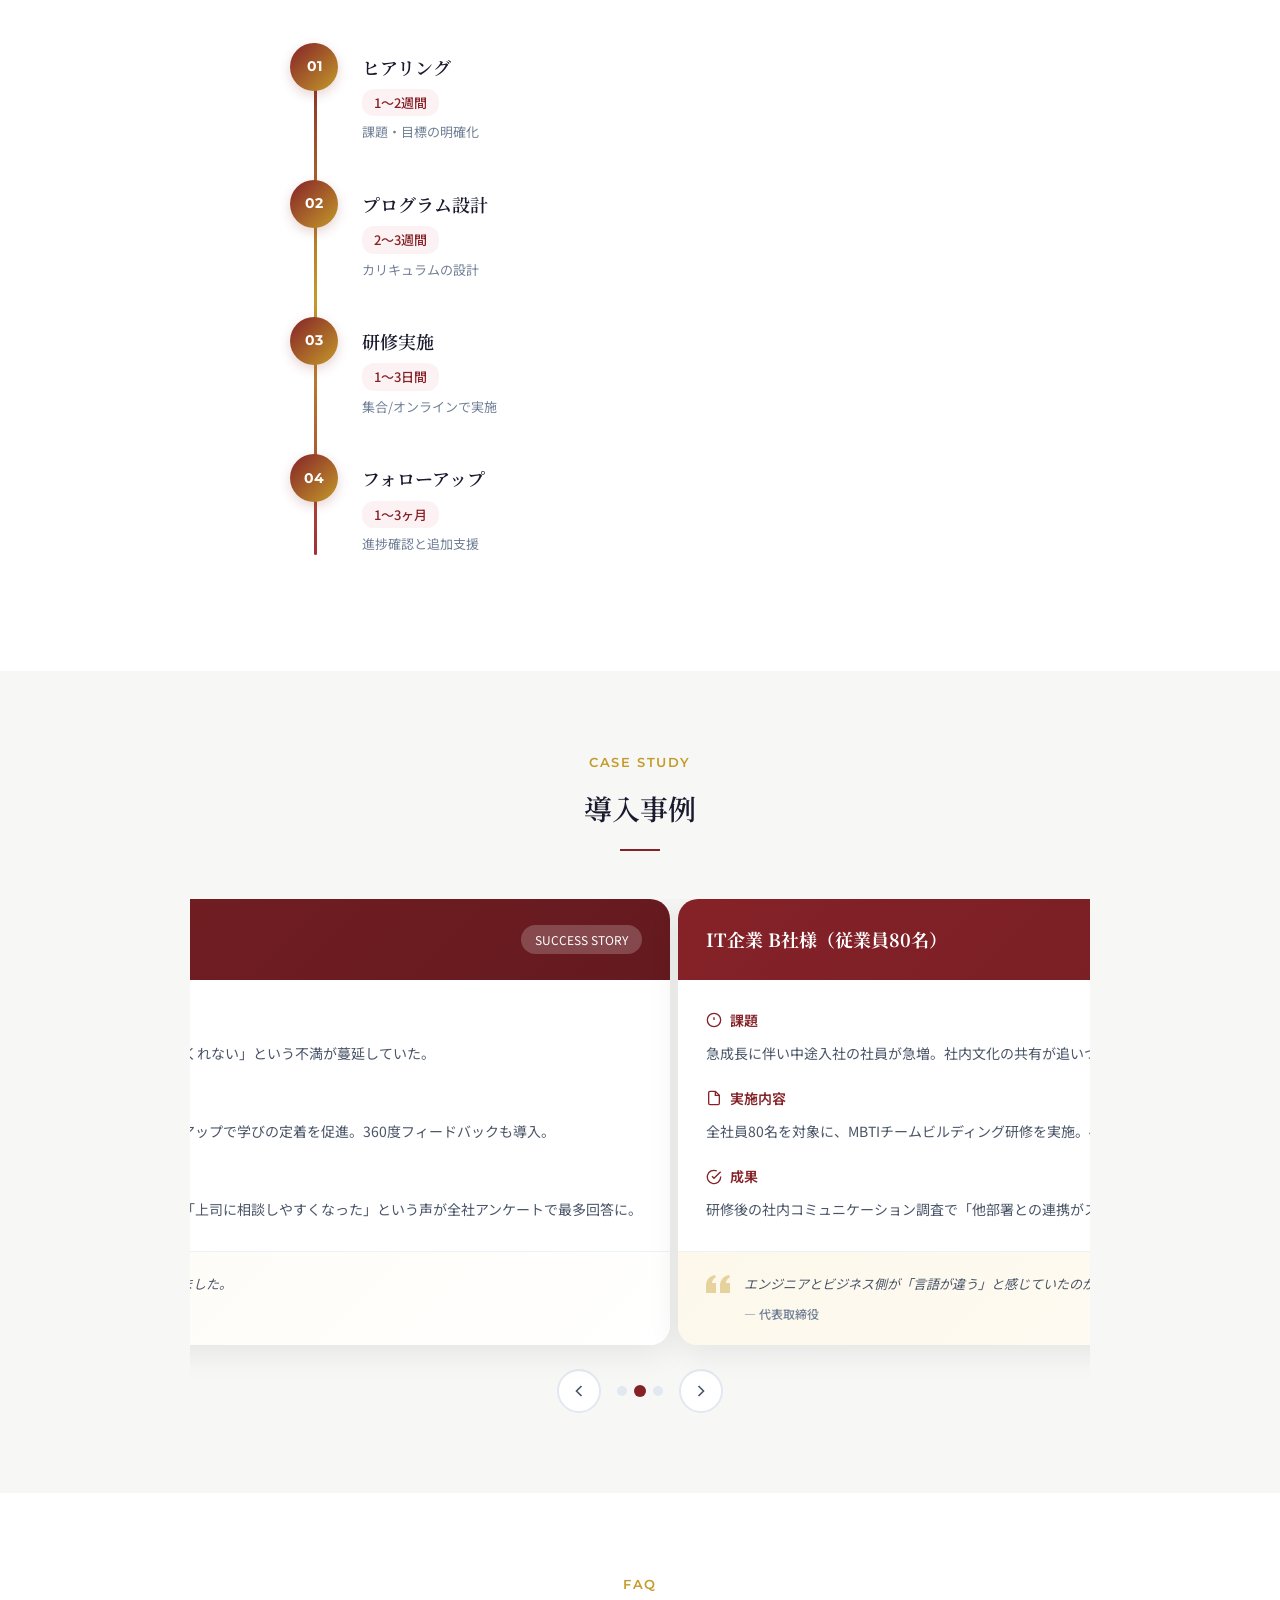
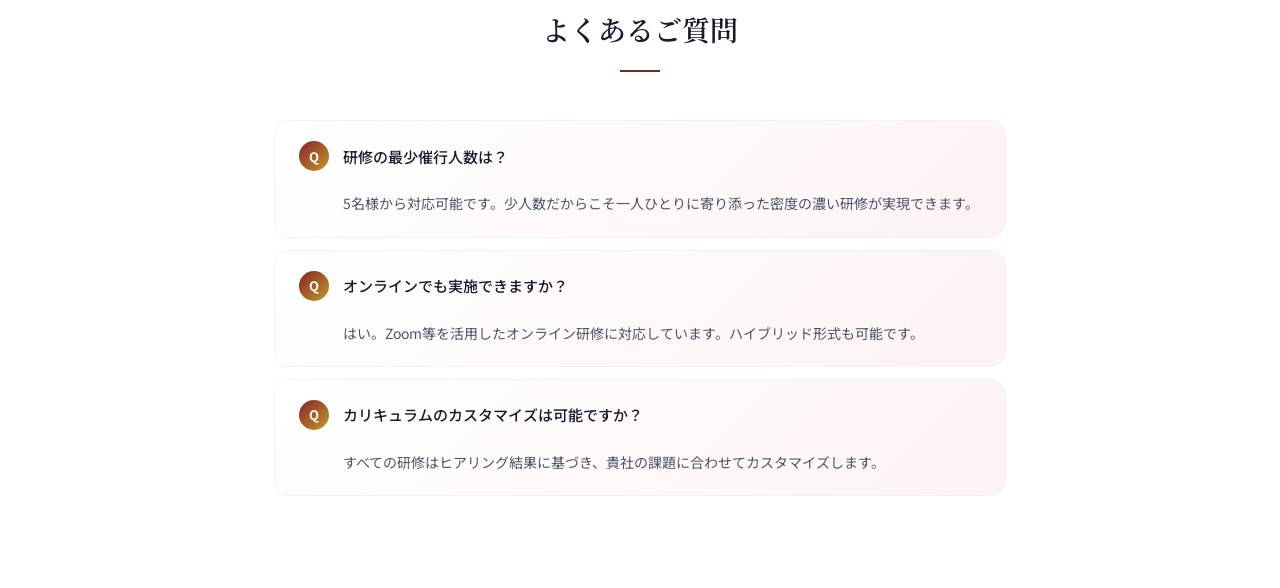
<file: design-preview-v2.html>
<!DOCTYPE html>
<html lang="ja">
<head>
<meta charset="UTF-8">
<meta name="viewport" content="width=device-width, initial-scale=1.0">
<title>Design Compare v2</title>
<link href="https://fonts.googleapis.com/css2?family=Noto+Sans+JP:wght@300;400;500;600;700&family=Noto+Serif+JP:wght@400;500;600;700&family=Montserrat:wght@400;500;600;700&display=swap" rel="stylesheet">
<style>
:root {
  --primary: #852228;
  --primary-dark: #641a1f;
  --primary-light: #a03038;
  --primary-50: #fdf2f3;
  --primary-100: #f5d5d8;
  --primary-200: #e8aab0;
  --primary-900: #3a0f13;
  --accent: #c49a2a;
  --accent-light: #d4af37;
  --accent-50: #fdf8eb;
  --text-primary: #1a1a2e;
  --text-secondary: #4a5568;
  --text-muted: #718096;
  --border: #e2e8f0;
  --border-light: #edf2f7;
  --bg-white: #ffffff;
  --bg-warm: #fafaf8;
  --bg-section: #f7f8f6;
  --font-body: 'Noto Sans JP', sans-serif;
  --font-heading: 'Noto Serif JP', serif;
  --font-mono: 'Montserrat', sans-serif;
}

* { margin: 0; padding: 0; box-sizing: border-box; }
body { font-family: var(--font-body); color: var(--text-primary); background: #f0f0f0; font-weight: 400; line-height: 1.8; }

/* Navigation */
.nav-bar {
  position: fixed; top: 0; left: 0; right: 0; z-index: 1000;
  background: rgba(26,26,46,0.95); backdrop-filter: blur(12px);
  padding: 0; border-bottom: 1px solid rgba(255,255,255,0.1);
}
.nav-inner {
  max-width: 1400px; margin: 0 auto; padding: 0 24px;
  display: flex; align-items: center; gap: 8px;
  overflow-x: auto; -webkit-overflow-scrolling: touch;
}
.nav-bar h1 { color: #fff; font-size: 14px; font-weight: 600; white-space: nowrap; padding: 16px 16px 16px 0; border-right: 1px solid rgba(255,255,255,0.2); margin-right: 8px; font-family: var(--font-body); }
.nav-btn {
  padding: 8px 16px; border: none; border-radius: 6px; cursor: pointer;
  font-size: 13px; font-weight: 500; white-space: nowrap;
  background: transparent; color: rgba(255,255,255,0.7);
  transition: all 0.2s;
  font-family: var(--font-body);
}
.nav-btn:hover { background: rgba(255,255,255,0.1); color: #fff; }
.nav-btn.active { background: var(--primary); color: #fff; }

/* Pattern container */
.pattern-wrapper { padding-top: 60px; }
.pattern-section {
  display: none; min-height: 100vh;
  background: var(--bg-white);
}
.pattern-section.active { display: block; }

/* Pattern title bar */
.pattern-title-bar {
  background: linear-gradient(135deg, var(--primary-900), var(--primary-dark));
  color: #fff; padding: 40px 24px; text-align: center;
}
.pattern-title-bar h2 { font-family: var(--font-heading); font-size: 28px; margin-bottom: 8px; }
.pattern-title-bar p { font-size: 15px; opacity: 0.8; max-width: 700px; margin: 0 auto; line-height: 1.8; }
.pattern-badge { display: inline-block; background: var(--accent); color: #fff; padding: 4px 16px; border-radius: 20px; font-size: 12px; font-weight: 600; margin-bottom: 12px; letter-spacing: 0.1em; }

/* Shared section styles */
.demo-container { max-width: 1140px; margin: 0 auto; padding: 0 24px; }
.demo-container--narrow { max-width: 780px; margin: 0 auto; padding: 0 24px; }
.demo-section { padding: 80px 0; }
.demo-section--gray { background: var(--bg-section); }
.demo-section--dark { background: linear-gradient(135deg, var(--primary-900), var(--primary-dark)); color: #fff; }
.demo-section--warm { background: var(--accent-50); }

/* Section header base */
.sh { text-align: center; margin-bottom: 48px; }
.sh__label { font-family: var(--font-mono); font-size: 13px; font-weight: 600; color: var(--accent); letter-spacing: 0.12em; text-transform: uppercase; margin-bottom: 8px; }
.sh__title { font-family: var(--font-heading); font-size: 28px; font-weight: 600; margin-bottom: 16px; }
.sh__line { display: block; width: 40px; height: 2px; background: var(--primary); margin: 0 auto; }
.sh__desc { color: var(--text-secondary); font-size: 15px; margin-top: 16px; }
.demo-section--dark .sh__title { color: #fff; }
.demo-section--dark .sh__label { color: var(--accent-light); }
.demo-section--dark .sh__line { background: var(--accent); }

/* ========== Shared Carousel Styles ========== */
.carousel-wrapper { position: relative; overflow: hidden; max-width: 900px; margin: 0 auto; }
.carousel-track { display: flex; transition: transform 0.5s cubic-bezier(0.25, 0.46, 0.45, 0.94); }
.carousel-slide { min-width: 100%; flex-shrink: 0; padding: 0 4px; }
.carousel-slide-inner { background: #fff; border-radius: 20px; overflow: hidden; box-shadow: 0 8px 32px rgba(0,0,0,0.08); }
.carousel-nav { display: flex; justify-content: center; align-items: center; gap: 16px; margin-top: 24px; }
.carousel-prev, .carousel-next {
  width: 44px; height: 44px; border-radius: 50%; border: 2px solid var(--border);
  background: #fff; cursor: pointer; display: flex; align-items: center; justify-content: center;
  transition: all 0.3s; color: var(--text-secondary);
}
.carousel-prev:hover, .carousel-next:hover { border-color: var(--primary); color: var(--primary); background: var(--primary-50); }
.carousel-dots { display: flex; gap: 8px; }
.carousel-dot {
  width: 10px; height: 10px; border-radius: 50%; border: none;
  background: var(--border); cursor: pointer; transition: all 0.3s; padding: 0;
}
.carousel-dot.active { background: var(--primary); transform: scale(1.2); }

/* Shared case study card styles */
.case-header { background: linear-gradient(135deg, var(--primary), var(--primary-dark)); color: #fff; padding: 24px 28px; display: flex; justify-content: space-between; align-items: center; flex-wrap: wrap; gap: 8px; }
.case-company { font-family: var(--font-heading); font-size: 18px; }
.case-tag { background: rgba(255,255,255,0.2); padding: 4px 14px; border-radius: 20px; font-size: 12px; }
.case-body { padding: 28px; }
.case-block { margin-bottom: 20px; }
.case-block:last-child { margin-bottom: 0; }
.case-block-label { display: flex; align-items: center; gap: 8px; font-size: 14px; font-weight: 600; color: var(--primary); margin-bottom: 8px; }
.case-block-label svg { width: 16px; height: 16px; flex-shrink: 0; }
.case-block-text { font-size: 14px; color: var(--text-secondary); line-height: 1.8; }
.case-quote { padding: 20px 28px; background: linear-gradient(135deg, var(--accent-50), #fff); border-top: 1px solid var(--border-light); display: flex; gap: 14px; align-items: flex-start; }
.case-quote-icon { flex-shrink: 0; color: var(--accent); opacity: 0.4; }
.case-quote blockquote { font-style: italic; font-size: 13px; color: var(--text-secondary); line-height: 1.8; }
.case-quote cite { display: block; margin-top: 8px; font-style: normal; font-size: 12px; color: var(--text-muted); font-weight: 500; }

/* ========== Responsive ========== */
@media (max-width: 768px) {
  .nav-bar h1 { font-size: 12px; padding: 12px 12px 12px 0; }
  .nav-btn { padding: 6px 12px; font-size: 12px; }
  .pattern-title-bar { padding: 30px 16px; }
  .pattern-title-bar h2 { font-size: 22px; }
  .demo-section { padding: 50px 0; }
  .demo-container, .demo-container--narrow { padding: 0 16px; }
  .sh__title { font-size: 22px; }
  .sh { margin-bottom: 32px; }
  .carousel-wrapper { max-width: 100%; }
  .case-body { padding: 20px; }
  .case-header { padding: 20px; }
}


/* ========== Pattern 11: Gradient Flow ========== */
.v11-overview { max-width: 900px; margin: 0 auto; background: linear-gradient(135deg, var(--primary-50), var(--accent-50)); border-radius: 24px; padding: 48px; position: relative; overflow: hidden; }
.v11-overview::before { content: ''; position: absolute; top: -50%; right: -20%; width: 300px; height: 300px; background: radial-gradient(circle, rgba(133,34,40,0.06), transparent 70%); border-radius: 50%; }
.v11-overview-lead { font-family: var(--font-heading); font-size: 24px; font-weight: 600; background: linear-gradient(135deg, var(--primary), var(--primary-light)); -webkit-background-clip: text; -webkit-text-fill-color: transparent; background-clip: text; margin-bottom: 16px; }
.v11-overview-text { font-size: 15px; line-height: 2; color: var(--text-secondary); max-width: 600px; }
.v11-targets { display: grid; grid-template-columns: repeat(3, 1fr); gap: 16px; max-width: 900px; margin: 0 auto; }
.v11-target { padding: 20px; background: linear-gradient(135deg, #fff, var(--primary-50)); border-radius: 16px; border: 1px solid var(--primary-100); font-size: 14px; display: flex; align-items: center; gap: 12px; transition: all 0.3s; }
.v11-target:hover { transform: translateY(-2px); box-shadow: 0 8px 24px rgba(133,34,40,0.08); }
.v11-target-dot { width: 8px; height: 8px; background: linear-gradient(135deg, var(--primary), var(--accent)); border-radius: 50%; flex-shrink: 0; }
.v11-programs { display: grid; grid-template-columns: repeat(2, 1fr); gap: 24px; max-width: 1000px; margin: 0 auto; }
.v11-prog { background: #fff; border-radius: 20px; overflow: hidden; box-shadow: 0 4px 16px rgba(0,0,0,0.04); transition: all 0.4s; }
.v11-prog:hover { transform: translateY(-6px); box-shadow: 0 16px 40px rgba(133,34,40,0.1); }
.v11-prog-gradient { height: 6px; background: linear-gradient(90deg, var(--primary), var(--accent), var(--primary-light)); }
.v11-prog-body { padding: 28px; }
.v11-prog-num { font-family: var(--font-mono); font-size: 40px; font-weight: 700; background: linear-gradient(135deg, var(--primary-100), var(--primary-50)); -webkit-background-clip: text; -webkit-text-fill-color: transparent; background-clip: text; line-height: 1; margin-bottom: 8px; }
.v11-prog-title { font-family: var(--font-heading); font-size: 18px; font-weight: 600; margin-bottom: 12px; }
.v11-prog-desc { font-size: 14px; color: var(--text-secondary); line-height: 1.8; margin-bottom: 16px; }
.v11-prog-tags { display: flex; gap: 8px; flex-wrap: wrap; }
.v11-prog-tag { font-size: 12px; color: var(--text-muted); background: var(--bg-section); padding: 4px 12px; border-radius: 20px; }
.v11-outcomes { display: grid; grid-template-columns: repeat(2, 1fr); gap: 24px; max-width: 900px; margin: 0 auto; }
.v11-outcome { padding: 32px; background: linear-gradient(135deg, rgba(255,255,255,0.08), rgba(255,255,255,0.02)); border-radius: 20px; border: 1px solid rgba(255,255,255,0.1); transition: all 0.3s; }
.v11-outcome:hover { background: linear-gradient(135deg, rgba(255,255,255,0.12), rgba(255,255,255,0.05)); }
.v11-outcome-num { font-family: var(--font-mono); font-size: 28px; font-weight: 700; color: var(--accent-light); margin-bottom: 12px; }
.v11-outcome-text { font-size: 14px; line-height: 1.8; color: rgba(255,255,255,0.85); }
.v11-timeline { max-width: 700px; margin: 0 auto; position: relative; }
.v11-timeline::before { content: ''; position: absolute; left: 24px; top: 0; bottom: 0; width: 3px; background: linear-gradient(180deg, var(--primary), var(--accent), var(--primary-light)); border-radius: 3px; }
.v11-tl { display: flex; gap: 24px; margin-bottom: 36px; position: relative; }
.v11-tl-marker { flex-shrink: 0; width: 48px; height: 48px; background: linear-gradient(135deg, var(--primary), var(--accent)); border-radius: 50%; display: flex; align-items: center; justify-content: center; color: #fff; font-family: var(--font-mono); font-size: 14px; font-weight: 700; z-index: 1; box-shadow: 0 4px 12px rgba(133,34,40,0.2); }
.v11-tl-body { padding-top: 8px; }
.v11-tl-title { font-family: var(--font-heading); font-size: 18px; font-weight: 600; margin-bottom: 4px; }
.v11-tl-dur { font-size: 13px; color: var(--primary); font-weight: 500; background: var(--primary-50); padding: 2px 12px; border-radius: 12px; display: inline-block; margin-bottom: 4px; }
.v11-tl-desc { font-size: 13px; color: var(--text-muted); }
.v11-faq { max-width: 780px; margin: 0 auto; }
.v11-faq-item { margin-bottom: 12px; background: linear-gradient(135deg, #fff, var(--primary-50)); border-radius: 16px; border: 1px solid var(--border-light); overflow: hidden; }
.v11-faq-q { padding: 20px 24px; display: flex; align-items: center; gap: 14px; font-weight: 500; font-size: 15px; cursor: pointer; }
.v11-faq-badge { flex-shrink: 0; width: 30px; height: 30px; background: linear-gradient(135deg, var(--primary), var(--accent)); color: #fff; border-radius: 50%; display: flex; align-items: center; justify-content: center; font-size: 13px; font-weight: 700; }
.v11-faq-a { padding: 0 24px 20px 68px; font-size: 14px; color: var(--text-secondary); line-height: 1.8; }
@media (max-width: 768px) {
  .v11-targets { grid-template-columns: 1fr; }
  .v11-programs { grid-template-columns: 1fr; }
  .v11-outcomes { grid-template-columns: 1fr; }
  .v11-overview { padding: 28px 20px; }
}

/* ========== Pattern 12: Asymmetric ========== */
.v12-overview { max-width: 900px; margin: 0 auto; display: grid; grid-template-columns: 2fr 1fr; gap: 40px; align-items: start; }
.v12-overview-main { }
.v12-overview-lead { font-family: var(--font-heading); font-size: 22px; font-weight: 600; color: var(--primary); margin-bottom: 16px; padding-bottom: 16px; border-bottom: 2px solid var(--primary-100); }
.v12-overview-text { font-size: 15px; line-height: 2; color: var(--text-secondary); }
.v12-overview-side { background: var(--primary); color: #fff; border-radius: 20px; padding: 28px; }
.v12-overview-side-title { font-size: 14px; font-weight: 600; margin-bottom: 12px; opacity: 0.9; }
.v12-overview-side-list { list-style: none; }
.v12-overview-side-list li { font-size: 13px; padding: 6px 0; border-bottom: 1px solid rgba(255,255,255,0.15); opacity: 0.9; }
.v12-overview-side-list li:last-child { border-bottom: none; }
.v12-targets { display: grid; grid-template-columns: 1fr 2fr; gap: 0; max-width: 900px; margin: 0 auto; }
.v12-target-label { grid-column: 1; background: var(--primary); color: #fff; padding: 28px; border-radius: 16px 0 0 16px; display: flex; align-items: center; justify-content: center; font-family: var(--font-heading); font-size: 18px; font-weight: 600; writing-mode: vertical-rl; text-orientation: upright; letter-spacing: 0.3em; }
.v12-target-list { grid-column: 2; display: flex; flex-direction: column; gap: 2px; }
.v12-target { padding: 16px 24px; background: #fff; font-size: 14px; display: flex; align-items: center; gap: 12px; border-left: 3px solid var(--primary-200); transition: all 0.3s; }
.v12-target:hover { border-left-color: var(--primary); background: var(--primary-50); }
.v12-target:first-child { border-radius: 0 16px 0 0; }
.v12-target:last-child { border-radius: 0 0 16px 0; }
.v12-target-check { color: var(--primary); flex-shrink: 0; }
.v12-programs { max-width: 1000px; margin: 0 auto; }
.v12-prog { display: grid; grid-template-columns: 120px 1fr; gap: 0; margin-bottom: 20px; background: #fff; border-radius: 16px; overflow: hidden; box-shadow: 0 4px 12px rgba(0,0,0,0.04); transition: all 0.3s; }
.v12-prog:hover { box-shadow: 0 8px 24px rgba(133,34,40,0.08); }
.v12-prog:nth-child(even) { direction: rtl; }
.v12-prog:nth-child(even) > * { direction: ltr; }
.v12-prog-side { background: linear-gradient(135deg, var(--primary), var(--primary-dark)); color: #fff; display: flex; flex-direction: column; align-items: center; justify-content: center; padding: 20px; }
.v12-prog-num { font-family: var(--font-mono); font-size: 36px; font-weight: 700; opacity: 0.3; }
.v12-prog-icon svg { width: 28px; height: 28px; stroke: #fff; }
.v12-prog-body { padding: 24px 28px; }
.v12-prog-title { font-family: var(--font-heading); font-size: 17px; font-weight: 600; margin-bottom: 8px; }
.v12-prog-desc { font-size: 14px; color: var(--text-secondary); line-height: 1.8; margin-bottom: 12px; }
.v12-prog-tags { display: flex; gap: 8px; }
.v12-prog-tag { font-size: 12px; color: var(--text-muted); background: var(--bg-section); padding: 4px 12px; border-radius: 20px; }
.v12-outcomes { max-width: 900px; margin: 0 auto; }
.v12-outcome { display: grid; grid-template-columns: 1fr 2fr; gap: 24px; margin-bottom: 20px; padding: 28px; background: rgba(255,255,255,0.06); border-radius: 16px; border: 1px solid rgba(255,255,255,0.1); align-items: center; }
.v12-outcome:nth-child(even) { grid-template-columns: 2fr 1fr; direction: rtl; }
.v12-outcome:nth-child(even) > * { direction: ltr; }
.v12-outcome-num { font-family: var(--font-mono); font-size: 36px; font-weight: 700; color: var(--accent-light); text-align: center; }
.v12-outcome-text { font-size: 14px; line-height: 1.8; color: rgba(255,255,255,0.85); }
.v12-timeline { max-width: 700px; margin: 0 auto; }
.v12-tl { display: grid; grid-template-columns: 1fr auto 1fr; gap: 20px; margin-bottom: 24px; align-items: center; }
.v12-tl:nth-child(even) .v12-tl-content { order: 3; text-align: left; }
.v12-tl:nth-child(odd) .v12-tl-content { order: 1; text-align: right; }
.v12-tl-marker { order: 2; width: 48px; height: 48px; background: var(--primary); border-radius: 50%; display: flex; align-items: center; justify-content: center; color: #fff; font-family: var(--font-mono); font-size: 13px; font-weight: 700; }
.v12-tl-empty { }
.v12-tl-title { font-family: var(--font-heading); font-size: 16px; font-weight: 600; }
.v12-tl-dur { font-size: 13px; color: var(--primary); font-weight: 500; }
.v12-tl-desc { font-size: 12px; color: var(--text-muted); margin-top: 2px; }
.v12-faq { max-width: 780px; margin: 0 auto; }
.v12-faq-item { margin-bottom: 12px; background: #fff; border-radius: 14px; overflow: hidden; border-left: 4px solid var(--primary); box-shadow: 0 2px 8px rgba(0,0,0,0.04); }
.v12-faq-q { padding: 18px 22px; font-weight: 500; font-size: 15px; cursor: pointer; display: flex; align-items: center; gap: 12px; }
.v12-faq-badge { flex-shrink: 0; width: 28px; height: 28px; background: var(--primary); color: #fff; border-radius: 8px; display: flex; align-items: center; justify-content: center; font-size: 13px; font-weight: 700; }
.v12-faq-a { padding: 0 22px 18px 62px; font-size: 14px; color: var(--text-secondary); line-height: 1.8; }
@media (max-width: 768px) {
  .v12-overview { grid-template-columns: 1fr; }
  .v12-targets { grid-template-columns: 1fr; }
  .v12-target-label { border-radius: 16px 16px 0 0; writing-mode: horizontal-tb; padding: 16px; letter-spacing: 0.1em; }
  .v12-target:first-child { border-radius: 0; }
  .v12-target:last-child { border-radius: 0 0 16px 16px; }
  .v12-prog { grid-template-columns: 1fr; }
  .v12-prog:nth-child(even) { direction: ltr; }
  .v12-prog-side { padding: 16px; flex-direction: row; gap: 12px; }
  .v12-outcomes { }
  .v12-outcome, .v12-outcome:nth-child(even) { grid-template-columns: 1fr; direction: ltr; }
  .v12-tl { grid-template-columns: auto 1fr; }
  .v12-tl:nth-child(odd) .v12-tl-content, .v12-tl:nth-child(even) .v12-tl-content { order: 3; text-align: left; }
  .v12-tl-empty { display: none; }
}

/* ========== Pattern 13: Card Masonry ========== */
.v13-overview { max-width: 900px; margin: 0 auto; columns: 2; column-gap: 24px; }
.v13-overview-card { break-inside: avoid; margin-bottom: 24px; background: #fff; border-radius: 16px; padding: 28px; box-shadow: 0 4px 12px rgba(0,0,0,0.04); border: 1px solid var(--border-light); }
.v13-overview-lead { font-family: var(--font-heading); font-size: 22px; font-weight: 600; color: var(--primary); margin-bottom: 12px; }
.v13-overview-text { font-size: 15px; line-height: 2; color: var(--text-secondary); }
.v13-overview-features { display: flex; flex-direction: column; gap: 8px; }
.v13-overview-feat { display: flex; align-items: center; gap: 10px; font-size: 14px; padding: 8px 0; border-bottom: 1px dashed var(--border-light); }
.v13-overview-feat:last-child { border-bottom: none; }
.v13-overview-feat-icon { width: 32px; height: 32px; background: var(--primary-50); border-radius: 8px; display: flex; align-items: center; justify-content: center; flex-shrink: 0; }
.v13-overview-feat-icon svg { width: 16px; height: 16px; stroke: var(--primary); }
.v13-targets { columns: 3; column-gap: 16px; max-width: 900px; margin: 0 auto; }
.v13-target { break-inside: avoid; margin-bottom: 16px; padding: 18px; background: #fff; border-radius: 12px; border: 1px solid var(--border-light); font-size: 14px; transition: all 0.3s; display: flex; align-items: flex-start; gap: 10px; }
.v13-target:hover { box-shadow: 0 4px 16px rgba(133,34,40,0.08); border-color: var(--primary-200); }
.v13-target-icon { flex-shrink: 0; width: 24px; height: 24px; background: var(--primary); border-radius: 6px; display: flex; align-items: center; justify-content: center; }
.v13-target-icon svg { width: 14px; height: 14px; stroke: #fff; }
.v13-programs { columns: 2; column-gap: 24px; max-width: 1000px; margin: 0 auto; }
.v13-prog { break-inside: avoid; margin-bottom: 24px; background: #fff; border-radius: 16px; padding: 28px; box-shadow: 0 4px 12px rgba(0,0,0,0.05); border-top: 4px solid var(--primary); }
.v13-prog:nth-child(2) { border-top-color: var(--accent); }
.v13-prog:nth-child(3) { border-top-color: var(--primary-light); }
.v13-prog:nth-child(4) { border-top-color: var(--primary-dark); }
.v13-prog-num { font-family: var(--font-mono); font-size: 48px; font-weight: 700; color: var(--primary-100); line-height: 1; float: right; margin-left: 12px; }
.v13-prog-title { font-family: var(--font-heading); font-size: 17px; font-weight: 600; margin-bottom: 10px; }
.v13-prog-desc { font-size: 14px; color: var(--text-secondary); line-height: 1.8; margin-bottom: 12px; clear: both; }
.v13-prog-tags { display: flex; gap: 8px; flex-wrap: wrap; }
.v13-prog-tag { font-size: 12px; color: var(--text-muted); background: var(--bg-section); padding: 4px 12px; border-radius: 20px; }
.v13-outcomes { columns: 2; column-gap: 20px; max-width: 900px; margin: 0 auto; }
.v13-outcome { break-inside: avoid; margin-bottom: 20px; padding: 28px; background: rgba(255,255,255,0.06); border-radius: 16px; border: 1px solid rgba(255,255,255,0.1); }
.v13-outcome:nth-child(1) { min-height: 200px; }
.v13-outcome:nth-child(3) { min-height: 180px; }
.v13-outcome-num { font-family: var(--font-mono); font-size: 32px; font-weight: 700; color: var(--accent-light); margin-bottom: 12px; }
.v13-outcome-text { font-size: 14px; line-height: 1.8; color: rgba(255,255,255,0.85); }
.v13-timeline { max-width: 700px; margin: 0 auto; display: grid; grid-template-columns: repeat(2, 1fr); gap: 20px; }
.v13-tl { background: #fff; border-radius: 16px; padding: 24px; box-shadow: 0 4px 12px rgba(0,0,0,0.04); text-align: center; border-bottom: 3px solid var(--primary); }
.v13-tl-step { font-family: var(--font-mono); font-size: 11px; color: var(--accent); letter-spacing: 0.1em; font-weight: 600; margin-bottom: 8px; }
.v13-tl-title { font-family: var(--font-heading); font-size: 16px; font-weight: 600; margin-bottom: 4px; }
.v13-tl-dur { font-size: 13px; color: var(--primary); font-weight: 500; }
.v13-tl-desc { font-size: 12px; color: var(--text-muted); margin-top: 4px; }
.v13-faq { columns: 2; column-gap: 20px; max-width: 900px; margin: 0 auto; }
.v13-faq-item { break-inside: avoid; margin-bottom: 16px; background: #fff; border-radius: 14px; padding: 20px; border: 1px solid var(--border-light); }
.v13-faq-q { font-weight: 500; font-size: 15px; margin-bottom: 10px; display: flex; align-items: center; gap: 10px; cursor: pointer; }
.v13-faq-badge { flex-shrink: 0; width: 28px; height: 28px; background: var(--primary); color: #fff; border-radius: 50%; display: flex; align-items: center; justify-content: center; font-size: 12px; font-weight: 700; }
.v13-faq-a { font-size: 14px; color: var(--text-secondary); line-height: 1.8; padding-left: 38px; }
@media (max-width: 768px) {
  .v13-overview, .v13-targets, .v13-programs, .v13-outcomes, .v13-faq { columns: 1; }
  .v13-timeline { grid-template-columns: 1fr; }
}

/* ========== Pattern 14: Timeline Journey ========== */
.v14-overview { max-width: 780px; margin: 0 auto; position: relative; padding-left: 40px; }
.v14-overview::before { content: ''; position: absolute; left: 12px; top: 0; bottom: 0; width: 2px; background: var(--primary-200); }
.v14-overview-dot { position: absolute; left: 5px; top: 8px; width: 16px; height: 16px; background: var(--primary); border-radius: 50%; }
.v14-overview-lead { font-family: var(--font-heading); font-size: 22px; font-weight: 600; color: var(--primary); margin-bottom: 16px; }
.v14-overview-text { font-size: 15px; line-height: 2; color: var(--text-secondary); }
.v14-targets { max-width: 780px; margin: 0 auto; position: relative; padding-left: 40px; }
.v14-targets::before { content: ''; position: absolute; left: 12px; top: 0; bottom: 0; width: 2px; background: var(--primary-200); }
.v14-target { position: relative; margin-bottom: 16px; padding: 16px 20px; background: #fff; border-radius: 12px; border: 1px solid var(--border-light); font-size: 14px; transition: all 0.3s; }
.v14-target::before { content: ''; position: absolute; left: -33px; top: 50%; transform: translateY(-50%); width: 10px; height: 10px; background: var(--primary-light); border-radius: 50%; border: 2px solid #fff; }
.v14-target:hover { border-color: var(--primary-200); box-shadow: 0 4px 12px rgba(133,34,40,0.06); }
.v14-programs { max-width: 780px; margin: 0 auto; position: relative; padding-left: 40px; }
.v14-programs::before { content: ''; position: absolute; left: 12px; top: 0; bottom: 0; width: 2px; background: var(--primary-200); }
.v14-prog { position: relative; margin-bottom: 28px; background: #fff; border-radius: 16px; padding: 28px; box-shadow: 0 4px 12px rgba(0,0,0,0.04); }
.v14-prog::before { content: attr(data-num); position: absolute; left: -48px; top: 20px; width: 32px; height: 32px; background: var(--primary); color: #fff; border-radius: 50%; display: flex; align-items: center; justify-content: center; font-family: var(--font-mono); font-size: 13px; font-weight: 700; }
.v14-prog-title { font-family: var(--font-heading); font-size: 18px; font-weight: 600; margin-bottom: 10px; }
.v14-prog-desc { font-size: 14px; color: var(--text-secondary); line-height: 1.8; margin-bottom: 12px; }
.v14-prog-meta { display: flex; gap: 8px; flex-wrap: wrap; }
.v14-prog-tag { font-size: 12px; color: var(--text-muted); background: var(--bg-section); padding: 4px 12px; border-radius: 20px; }
.v14-outcomes { max-width: 780px; margin: 0 auto; position: relative; padding-left: 40px; }
.v14-outcomes-line { position: absolute; left: 12px; top: 0; bottom: 0; width: 2px; background: rgba(255,255,255,0.2); }
.v14-outcome { position: relative; margin-bottom: 24px; padding: 24px 28px; background: rgba(255,255,255,0.06); border-radius: 16px; border: 1px solid rgba(255,255,255,0.1); }
.v14-outcome::before { content: ''; position: absolute; left: -33px; top: 28px; width: 10px; height: 10px; background: var(--accent-light); border-radius: 50%; }
.v14-outcome-num { font-family: var(--font-mono); font-size: 24px; font-weight: 700; color: var(--accent-light); margin-bottom: 8px; }
.v14-outcome-text { font-size: 14px; line-height: 1.8; color: rgba(255,255,255,0.85); }
.v14-timeline { max-width: 700px; margin: 0 auto; position: relative; padding-left: 40px; }
.v14-timeline::before { content: ''; position: absolute; left: 12px; top: 0; bottom: 0; width: 3px; background: linear-gradient(180deg, var(--primary), var(--accent)); border-radius: 3px; }
.v14-tl { position: relative; margin-bottom: 32px; }
.v14-tl::before { content: attr(data-step); position: absolute; left: -50px; top: 0; width: 36px; height: 36px; background: var(--primary); color: #fff; border-radius: 50%; display: flex; align-items: center; justify-content: center; font-family: var(--font-mono); font-size: 12px; font-weight: 700; }
.v14-tl-title { font-family: var(--font-heading); font-size: 18px; font-weight: 600; margin-bottom: 4px; }
.v14-tl-dur { font-size: 13px; color: var(--primary); font-weight: 500; background: var(--primary-50); padding: 2px 12px; border-radius: 12px; display: inline-block; margin-bottom: 4px; }
.v14-tl-desc { font-size: 13px; color: var(--text-muted); }
.v14-faq { max-width: 780px; margin: 0 auto; }
.v14-faq-item { margin-bottom: 12px; border: 1px solid var(--border-light); border-radius: 14px; overflow: hidden; background: #fff; }
.v14-faq-q { padding: 18px 22px; display: flex; align-items: center; gap: 12px; font-weight: 500; font-size: 15px; cursor: pointer; }
.v14-faq-badge { flex-shrink: 0; width: 28px; height: 28px; background: var(--primary); color: #fff; border-radius: 50%; display: flex; align-items: center; justify-content: center; font-size: 12px; font-weight: 700; }
.v14-faq-a { padding: 0 22px 18px 62px; font-size: 14px; color: var(--text-secondary); line-height: 1.8; }

/* ========== Pattern 15: Data Driven ========== */
.v15-overview { max-width: 900px; margin: 0 auto; display: grid; grid-template-columns: 1fr 1fr; gap: 40px; align-items: center; }
.v15-overview-lead { font-family: var(--font-heading); font-size: 22px; font-weight: 600; color: var(--primary); margin-bottom: 16px; }
.v15-overview-text { font-size: 15px; line-height: 2; color: var(--text-secondary); }
.v15-overview-stats { display: grid; grid-template-columns: 1fr 1fr; gap: 12px; }
.v15-overview-stat { background: var(--primary-50); border-radius: 14px; padding: 20px; text-align: center; }
.v15-overview-stat-val { font-family: var(--font-mono); font-size: 28px; font-weight: 700; color: var(--primary); }
.v15-overview-stat-label { font-size: 12px; color: var(--text-muted); margin-top: 4px; }
.v15-targets { display: grid; grid-template-columns: repeat(3, 1fr); gap: 16px; max-width: 900px; margin: 0 auto; }
.v15-target { padding: 18px; background: #fff; border-radius: 12px; border: 1px solid var(--border-light); font-size: 14px; display: flex; align-items: center; gap: 10px; transition: all 0.3s; }
.v15-target:hover { border-color: var(--primary-200); box-shadow: 0 4px 12px rgba(133,34,40,0.06); }
.v15-target-icon { width: 8px; height: 8px; background: var(--primary); border-radius: 2px; flex-shrink: 0; }
.v15-programs { display: grid; grid-template-columns: repeat(2, 1fr); gap: 20px; max-width: 1000px; margin: 0 auto; }
.v15-prog { background: #fff; border-radius: 16px; padding: 28px; box-shadow: 0 4px 12px rgba(0,0,0,0.04); position: relative; overflow: hidden; transition: all 0.3s; }
.v15-prog:hover { transform: translateY(-4px); box-shadow: 0 8px 24px rgba(133,34,40,0.08); }
.v15-prog-num { position: absolute; top: -10px; right: 12px; font-family: var(--font-mono); font-size: 72px; font-weight: 700; color: var(--primary-50); line-height: 1; }
.v15-prog-title { font-family: var(--font-heading); font-size: 17px; font-weight: 600; margin-bottom: 10px; position: relative; }
.v15-prog-desc { font-size: 14px; color: var(--text-secondary); line-height: 1.8; margin-bottom: 12px; position: relative; }
.v15-prog-tags { display: flex; gap: 8px; position: relative; }
.v15-prog-tag { font-size: 12px; color: var(--text-muted); background: var(--bg-section); padding: 4px 12px; border-radius: 20px; }
.v15-outcomes { display: grid; grid-template-columns: repeat(4, 1fr); gap: 16px; max-width: 1000px; margin: 0 auto; }
.v15-outcome { padding: 28px 16px; background: rgba(255,255,255,0.05); border-radius: 16px; border: 1px solid rgba(255,255,255,0.1); text-align: center; transition: all 0.3s; }
.v15-outcome:hover { background: rgba(255,255,255,0.1); }
.v15-outcome-bar { width: 60px; height: 4px; background: var(--accent-light); margin: 0 auto 16px; border-radius: 2px; }
.v15-outcome-num { font-family: var(--font-mono); font-size: 36px; font-weight: 700; color: #fff; margin-bottom: 8px; }
.v15-outcome-text { font-size: 12px; line-height: 1.7; color: rgba(255,255,255,0.75); }
.v15-timeline { max-width: 800px; margin: 0 auto; display: flex; gap: 0; align-items: flex-start; }
.v15-tl { flex: 1; text-align: center; position: relative; }
.v15-tl::after { content: ''; position: absolute; top: 20px; right: 0; width: 50%; height: 2px; background: var(--primary-200); }
.v15-tl:last-child::after { display: none; }
.v15-tl::before { content: ''; position: absolute; top: 20px; left: 0; width: 50%; height: 2px; background: var(--primary-200); }
.v15-tl:first-child::before { display: none; }
.v15-tl-dot { width: 40px; height: 40px; background: var(--primary); border-radius: 50%; display: flex; align-items: center; justify-content: center; color: #fff; font-family: var(--font-mono); font-size: 13px; font-weight: 700; margin: 0 auto 12px; position: relative; z-index: 1; }
.v15-tl-title { font-family: var(--font-heading); font-size: 15px; font-weight: 600; margin-bottom: 2px; }
.v15-tl-dur { font-size: 12px; color: var(--primary); font-weight: 500; }
.v15-tl-desc { font-size: 11px; color: var(--text-muted); margin-top: 2px; }
.v15-faq { max-width: 780px; margin: 0 auto; }
.v15-faq-item { margin-bottom: 12px; background: #fff; border-radius: 12px; border: 1px solid var(--border-light); overflow: hidden; }
.v15-faq-q { padding: 18px 22px; display: flex; align-items: center; gap: 12px; font-weight: 500; font-size: 15px; cursor: pointer; }
.v15-faq-badge { flex-shrink: 0; width: 28px; height: 28px; background: linear-gradient(135deg, var(--primary), var(--primary-light)); color: #fff; border-radius: 8px; display: flex; align-items: center; justify-content: center; font-size: 12px; font-weight: 700; }
.v15-faq-a { padding: 0 22px 18px 62px; font-size: 14px; color: var(--text-secondary); line-height: 1.8; }
@media (max-width: 768px) {
  .v15-overview { grid-template-columns: 1fr; }
  .v15-targets { grid-template-columns: 1fr; }
  .v15-programs { grid-template-columns: 1fr; }
  .v15-outcomes { grid-template-columns: repeat(2, 1fr); }
  .v15-timeline { flex-direction: column; gap: 16px; }
  .v15-tl::after, .v15-tl::before { display: none; }
}

/* ========== Pattern 16: Warm Minimal ========== */
.v16-overview { max-width: 700px; margin: 0 auto; text-align: center; }
.v16-overview-lead { font-family: var(--font-heading); font-size: 24px; font-weight: 500; color: var(--primary); margin-bottom: 24px; line-height: 1.6; }
.v16-overview-text { font-size: 15px; line-height: 2.2; color: var(--text-secondary); }
.v16-overview-divider { width: 60px; height: 1px; background: var(--primary-200); margin: 24px auto; }
.v16-targets { max-width: 600px; margin: 0 auto; }
.v16-target { padding: 14px 0; border-bottom: 1px solid var(--border-light); font-size: 15px; color: var(--text-secondary); display: flex; align-items: center; gap: 16px; }
.v16-target:last-child { border-bottom: none; }
.v16-target-line { width: 20px; height: 1px; background: var(--primary); flex-shrink: 0; }
.v16-programs { max-width: 700px; margin: 0 auto; }
.v16-prog { margin-bottom: 48px; padding-bottom: 48px; border-bottom: 1px solid var(--border-light); }
.v16-prog:last-child { border-bottom: none; margin-bottom: 0; padding-bottom: 0; }
.v16-prog-num { font-family: var(--font-mono); font-size: 12px; color: var(--accent); letter-spacing: 0.15em; margin-bottom: 12px; }
.v16-prog-title { font-family: var(--font-heading); font-size: 20px; font-weight: 500; margin-bottom: 16px; }
.v16-prog-desc { font-size: 14px; color: var(--text-secondary); line-height: 2; margin-bottom: 16px; }
.v16-prog-tags { display: flex; gap: 12px; }
.v16-prog-tag { font-size: 13px; color: var(--text-muted); }
.v16-prog-tag::before { content: '—  '; color: var(--primary-200); }
.v16-outcomes { max-width: 700px; margin: 0 auto; }
.v16-outcome { margin-bottom: 36px; padding-bottom: 36px; border-bottom: 1px solid rgba(255,255,255,0.1); }
.v16-outcome:last-child { border-bottom: none; margin-bottom: 0; padding-bottom: 0; }
.v16-outcome-num { font-family: var(--font-mono); font-size: 20px; font-weight: 600; color: var(--accent-light); margin-bottom: 8px; }
.v16-outcome-text { font-size: 15px; line-height: 2; color: rgba(255,255,255,0.85); }
.v16-timeline { max-width: 600px; margin: 0 auto; }
.v16-tl { display: flex; gap: 24px; margin-bottom: 32px; align-items: baseline; }
.v16-tl-step { font-family: var(--font-mono); font-size: 12px; color: var(--accent); letter-spacing: 0.1em; flex-shrink: 0; width: 80px; }
.v16-tl-body { }
.v16-tl-title { font-family: var(--font-heading); font-size: 17px; font-weight: 500; margin-bottom: 2px; }
.v16-tl-dur { font-size: 13px; color: var(--text-muted); }
.v16-faq { max-width: 600px; margin: 0 auto; }
.v16-faq-item { border-bottom: 1px solid var(--border-light); }
.v16-faq-q { padding: 20px 0; font-weight: 500; font-size: 15px; cursor: pointer; color: var(--text-primary); }
.v16-faq-a { padding: 0 0 20px 0; font-size: 14px; color: var(--text-secondary); line-height: 2; }

/* ========== Pattern 17: Bold Statement ========== */
.v17-overview { max-width: 900px; margin: 0 auto; }
.v17-overview-lead { font-family: var(--font-heading); font-size: 36px; font-weight: 700; color: var(--primary); margin-bottom: 32px; line-height: 1.4; }
.v17-overview-text { font-size: 16px; line-height: 2.2; color: var(--text-secondary); max-width: 600px; }
.v17-targets { max-width: 900px; margin: 0 auto; display: grid; grid-template-columns: repeat(2, 1fr); gap: 24px; }
.v17-target { font-size: 18px; font-weight: 500; padding: 24px; background: #fff; border-radius: 16px; border-left: 6px solid var(--primary); box-shadow: 0 4px 12px rgba(0,0,0,0.04); }
.v17-programs { max-width: 1000px; margin: 0 auto; display: grid; grid-template-columns: repeat(2, 1fr); gap: 32px; }
.v17-prog { background: #fff; border-radius: 20px; padding: 36px; box-shadow: 0 4px 16px rgba(0,0,0,0.04); }
.v17-prog-title { font-family: var(--font-heading); font-size: 22px; font-weight: 700; margin-bottom: 16px; }
.v17-prog-num { font-family: var(--font-mono); font-size: 14px; color: var(--accent); letter-spacing: 0.15em; margin-bottom: 8px; }
.v17-prog-desc { font-size: 15px; color: var(--text-secondary); line-height: 1.8; margin-bottom: 16px; }
.v17-prog-tags { display: flex; gap: 8px; }
.v17-prog-tag { font-size: 12px; color: var(--text-muted); background: var(--bg-section); padding: 6px 14px; border-radius: 20px; }
.v17-outcomes { max-width: 1000px; margin: 0 auto; display: grid; grid-template-columns: repeat(2, 1fr); gap: 32px; }
.v17-outcome { padding: 40px; background: rgba(255,255,255,0.06); border-radius: 20px; border: 1px solid rgba(255,255,255,0.08); }
.v17-outcome-num { font-family: var(--font-mono); font-size: 48px; font-weight: 700; color: var(--accent-light); margin-bottom: 16px; line-height: 1; }
.v17-outcome-text { font-size: 16px; line-height: 1.8; color: rgba(255,255,255,0.85); }
.v17-timeline { max-width: 800px; margin: 0 auto; display: grid; grid-template-columns: repeat(4, 1fr); gap: 24px; }
.v17-tl { text-align: center; }
.v17-tl-num { font-family: var(--font-mono); font-size: 48px; font-weight: 700; color: var(--primary-100); line-height: 1; margin-bottom: 12px; }
.v17-tl-title { font-family: var(--font-heading); font-size: 17px; font-weight: 600; margin-bottom: 4px; }
.v17-tl-dur { font-size: 13px; color: var(--primary); font-weight: 500; }
.v17-tl-desc { font-size: 12px; color: var(--text-muted); margin-top: 4px; }
.v17-faq { max-width: 780px; margin: 0 auto; }
.v17-faq-item { margin-bottom: 16px; background: #fff; border-radius: 16px; padding: 24px 28px; box-shadow: 0 4px 12px rgba(0,0,0,0.04); }
.v17-faq-q { font-size: 17px; font-weight: 600; margin-bottom: 12px; cursor: pointer; }
.v17-faq-a { font-size: 14px; color: var(--text-secondary); line-height: 1.8; }
@media (max-width: 768px) {
  .v17-overview-lead { font-size: 24px; }
  .v17-targets { grid-template-columns: 1fr; }
  .v17-programs { grid-template-columns: 1fr; }
  .v17-outcomes { grid-template-columns: 1fr; }
  .v17-timeline { grid-template-columns: repeat(2, 1fr); }
}

/* ========== Pattern 18: Split View ========== */
.v18-overview { max-width: 900px; margin: 0 auto; display: grid; grid-template-columns: 1fr 1fr; gap: 0; border-radius: 20px; overflow: hidden; box-shadow: 0 4px 16px rgba(0,0,0,0.06); }
.v18-overview-left { background: var(--primary); color: #fff; padding: 40px 32px; display: flex; flex-direction: column; justify-content: center; }
.v18-overview-right { background: #fff; padding: 40px 32px; }
.v18-overview-lead { font-family: var(--font-heading); font-size: 22px; font-weight: 600; margin-bottom: 16px; }
.v18-overview-text { font-size: 14px; line-height: 2; opacity: 0.9; }
.v18-overview-features { display: flex; flex-direction: column; gap: 12px; }
.v18-overview-feat { display: flex; align-items: center; gap: 10px; font-size: 14px; color: var(--text-secondary); }
.v18-overview-feat-icon { width: 32px; height: 32px; background: var(--primary-50); border-radius: 8px; display: flex; align-items: center; justify-content: center; flex-shrink: 0; }
.v18-overview-feat-icon svg { width: 16px; height: 16px; stroke: var(--primary); }
.v18-targets { max-width: 900px; margin: 0 auto; display: grid; grid-template-columns: 1fr 1fr; gap: 0; border-radius: 20px; overflow: hidden; box-shadow: 0 4px 12px rgba(0,0,0,0.04); }
.v18-target-before { background: var(--bg-section); padding: 28px; }
.v18-target-after { background: #fff; padding: 28px; }
.v18-target-heading { font-family: var(--font-heading); font-size: 16px; font-weight: 600; margin-bottom: 16px; color: var(--primary); }
.v18-target-list { list-style: none; }
.v18-target-list li { font-size: 14px; padding: 8px 0; border-bottom: 1px solid var(--border-light); display: flex; align-items: center; gap: 8px; }
.v18-target-list li:last-child { border-bottom: none; }
.v18-programs { display: grid; grid-template-columns: repeat(2, 1fr); gap: 20px; max-width: 1000px; margin: 0 auto; }
.v18-prog { display: grid; grid-template-columns: 1fr 1fr; gap: 0; border-radius: 16px; overflow: hidden; box-shadow: 0 4px 12px rgba(0,0,0,0.04); background: #fff; transition: all 0.3s; }
.v18-prog:hover { box-shadow: 0 8px 24px rgba(133,34,40,0.08); }
.v18-prog-info { padding: 24px; }
.v18-prog-visual { background: linear-gradient(135deg, var(--primary-50), var(--accent-50)); padding: 24px; display: flex; flex-direction: column; align-items: center; justify-content: center; }
.v18-prog-num { font-family: var(--font-mono); font-size: 48px; font-weight: 700; color: var(--primary-100); line-height: 1; }
.v18-prog-title { font-family: var(--font-heading); font-size: 16px; font-weight: 600; margin-bottom: 8px; }
.v18-prog-desc { font-size: 13px; color: var(--text-secondary); line-height: 1.8; margin-bottom: 12px; }
.v18-prog-tags { display: flex; gap: 6px; flex-wrap: wrap; }
.v18-prog-tag { font-size: 11px; color: var(--text-muted); background: var(--bg-section); padding: 3px 10px; border-radius: 20px; }
.v18-outcomes { max-width: 900px; margin: 0 auto; display: grid; grid-template-columns: 1fr 1fr; gap: 0; }
.v18-outcome { display: grid; grid-template-columns: auto 1fr; gap: 16px; padding: 28px; border-bottom: 1px solid rgba(255,255,255,0.1); align-items: start; }
.v18-outcome-num { font-family: var(--font-mono); font-size: 28px; font-weight: 700; color: var(--accent-light); }
.v18-outcome-text { font-size: 14px; line-height: 1.8; color: rgba(255,255,255,0.85); }
.v18-timeline { max-width: 800px; margin: 0 auto; display: grid; grid-template-columns: repeat(4, 1fr); gap: 20px; }
.v18-tl { text-align: center; background: #fff; border-radius: 16px; padding: 24px; box-shadow: 0 4px 12px rgba(0,0,0,0.04); }
.v18-tl-step { font-family: var(--font-mono); font-size: 11px; color: var(--accent); letter-spacing: 0.1em; font-weight: 600; margin-bottom: 8px; }
.v18-tl-title { font-family: var(--font-heading); font-size: 15px; font-weight: 600; margin-bottom: 4px; }
.v18-tl-dur { font-size: 12px; color: var(--primary); font-weight: 500; }
.v18-tl-desc { font-size: 11px; color: var(--text-muted); margin-top: 4px; }
.v18-faq { max-width: 780px; margin: 0 auto; }
.v18-faq-item { margin-bottom: 12px; display: grid; grid-template-columns: auto 1fr; gap: 0; border-radius: 14px; overflow: hidden; background: #fff; box-shadow: 0 2px 8px rgba(0,0,0,0.04); }
.v18-faq-q-side { background: var(--primary); color: #fff; padding: 18px 14px; display: flex; align-items: center; justify-content: center; font-weight: 700; font-size: 14px; }
.v18-faq-body { padding: 18px 22px; }
.v18-faq-q-text { font-weight: 500; font-size: 15px; margin-bottom: 8px; cursor: pointer; }
.v18-faq-a { font-size: 14px; color: var(--text-secondary); line-height: 1.8; }
@media (max-width: 768px) {
  .v18-overview, .v18-targets { grid-template-columns: 1fr; }
  .v18-programs { grid-template-columns: 1fr; }
  .v18-prog { grid-template-columns: 1fr; }
  .v18-outcomes { grid-template-columns: 1fr; }
  .v18-timeline { grid-template-columns: repeat(2, 1fr); }
}

/* ========== Pattern 19: Accordion Rich ========== */
.v19-overview { max-width: 800px; margin: 0 auto; }
.v19-overview-lead { font-family: var(--font-heading); font-size: 22px; font-weight: 600; color: var(--primary); margin-bottom: 16px; text-align: center; }
.v19-overview-text { font-size: 15px; line-height: 2; color: var(--text-secondary); text-align: center; margin-bottom: 24px; }
.v19-overview-details { display: grid; grid-template-columns: repeat(2, 1fr); gap: 16px; }
.v19-overview-detail { background: #fff; border-radius: 12px; padding: 20px; border: 1px solid var(--border-light); cursor: pointer; transition: all 0.3s; }
.v19-overview-detail:hover { border-color: var(--primary-200); }
.v19-overview-detail-title { font-weight: 600; font-size: 14px; display: flex; align-items: center; justify-content: space-between; }
.v19-overview-detail-title::after { content: '+'; font-size: 18px; color: var(--primary); }
.v19-overview-detail-content { font-size: 13px; color: var(--text-secondary); line-height: 1.8; margin-top: 12px; display: none; }
.v19-overview-detail.open .v19-overview-detail-content { display: block; }
.v19-overview-detail.open .v19-overview-detail-title::after { content: '−'; }
.v19-targets { max-width: 800px; margin: 0 auto; }
.v19-target-group { background: #fff; border-radius: 14px; border: 1px solid var(--border-light); overflow: hidden; margin-bottom: 8px; }
.v19-target-header { padding: 16px 22px; font-weight: 500; font-size: 15px; cursor: pointer; display: flex; align-items: center; justify-content: space-between; transition: background 0.3s; }
.v19-target-header:hover { background: var(--primary-50); }
.v19-target-header::after { content: '+'; font-size: 18px; color: var(--primary); }
.v19-target-items { display: none; padding: 0 22px 16px; }
.v19-target-item { font-size: 14px; color: var(--text-secondary); padding: 8px 0; border-bottom: 1px dashed var(--border-light); display: flex; align-items: center; gap: 8px; }
.v19-target-item:last-child { border-bottom: none; }
.v19-target-group.open .v19-target-items { display: block; }
.v19-target-group.open .v19-target-header::after { content: '−'; }
.v19-programs { max-width: 800px; margin: 0 auto; }
.v19-prog { background: #fff; border-radius: 16px; margin-bottom: 12px; border: 1px solid var(--border-light); overflow: hidden; transition: all 0.3s; }
.v19-prog:hover { border-color: var(--primary-200); }
.v19-prog-header { padding: 22px 24px; display: flex; align-items: center; gap: 16px; cursor: pointer; }
.v19-prog-num { font-family: var(--font-mono); font-size: 14px; font-weight: 700; color: var(--primary); background: var(--primary-50); width: 36px; height: 36px; border-radius: 10px; display: flex; align-items: center; justify-content: center; flex-shrink: 0; }
.v19-prog-title { font-family: var(--font-heading); font-size: 17px; font-weight: 600; flex: 1; }
.v19-prog-toggle { font-size: 18px; color: var(--primary); }
.v19-prog-body { display: none; padding: 0 24px 24px 76px; }
.v19-prog.open .v19-prog-body { display: block; }
.v19-prog.open .v19-prog-toggle::after { content: '−'; }
.v19-prog-desc { font-size: 14px; color: var(--text-secondary); line-height: 1.8; margin-bottom: 12px; }
.v19-prog-tags { display: flex; gap: 8px; }
.v19-prog-tag { font-size: 12px; color: var(--text-muted); background: var(--bg-section); padding: 4px 12px; border-radius: 20px; }
.v19-outcomes { max-width: 800px; margin: 0 auto; }
.v19-outcome { margin-bottom: 12px; background: rgba(255,255,255,0.06); border-radius: 14px; border: 1px solid rgba(255,255,255,0.1); overflow: hidden; }
.v19-outcome-header { padding: 20px 24px; display: flex; align-items: center; gap: 16px; cursor: pointer; }
.v19-outcome-num { font-family: var(--font-mono); font-size: 24px; font-weight: 700; color: var(--accent-light); flex-shrink: 0; }
.v19-outcome-summary { font-size: 15px; color: rgba(255,255,255,0.9); flex: 1; }
.v19-outcome-detail { display: none; padding: 0 24px 20px 80px; font-size: 14px; color: rgba(255,255,255,0.7); line-height: 1.8; }
.v19-outcome.open .v19-outcome-detail { display: block; }
.v19-timeline { max-width: 700px; margin: 0 auto; }
.v19-tl { background: #fff; border-radius: 14px; margin-bottom: 8px; border: 1px solid var(--border-light); overflow: hidden; }
.v19-tl-header { padding: 18px 22px; display: flex; align-items: center; gap: 14px; cursor: pointer; }
.v19-tl-marker { width: 32px; height: 32px; background: var(--primary); border-radius: 8px; display: flex; align-items: center; justify-content: center; color: #fff; font-family: var(--font-mono); font-size: 12px; font-weight: 700; flex-shrink: 0; }
.v19-tl-title { font-family: var(--font-heading); font-size: 16px; font-weight: 600; flex: 1; }
.v19-tl-dur { font-size: 13px; color: var(--primary); font-weight: 500; }
.v19-tl-body { display: none; padding: 0 22px 18px 68px; font-size: 13px; color: var(--text-secondary); line-height: 1.8; }
.v19-tl.open .v19-tl-body { display: block; }
.v19-faq { max-width: 780px; margin: 0 auto; }
.v19-faq-item { margin-bottom: 8px; background: #fff; border-radius: 14px; border: 1px solid var(--border-light); overflow: hidden; }
.v19-faq-q { padding: 18px 22px; display: flex; align-items: center; gap: 14px; font-weight: 500; font-size: 15px; cursor: pointer; }
.v19-faq-badge { flex-shrink: 0; width: 30px; height: 30px; background: var(--primary); color: #fff; border-radius: 50%; display: flex; align-items: center; justify-content: center; font-size: 13px; font-weight: 700; }
.v19-faq-a { display: none; padding: 0 22px 18px 66px; font-size: 14px; color: var(--text-secondary); line-height: 1.8; }
.v19-faq-item.open .v19-faq-a { display: block; }
@media (max-width: 768px) {
  .v19-overview-details { grid-template-columns: 1fr; }
}

/* ========== Pattern 20: Magazine Premium ========== */
.v20-overview { max-width: 900px; margin: 0 auto; display: grid; grid-template-columns: 1fr 1fr; gap: 48px; align-items: center; }
.v20-overview-content {}
.v20-overview-dropcap { font-family: var(--font-heading); font-size: 64px; font-weight: 700; color: var(--primary); float: left; line-height: 0.8; margin-right: 12px; margin-top: 8px; }
.v20-overview-lead { font-family: var(--font-heading); font-size: 20px; font-weight: 600; color: var(--primary); margin-bottom: 16px; }
.v20-overview-text { font-size: 14px; line-height: 2; color: var(--text-secondary); }
.v20-overview-pullquote { background: var(--primary); color: #fff; padding: 32px; border-radius: 20px; position: relative; }
.v20-overview-pullquote::before { content: '"'; font-family: var(--font-heading); font-size: 80px; position: absolute; top: -10px; left: 16px; opacity: 0.2; }
.v20-overview-pullquote p { font-family: var(--font-heading); font-size: 18px; line-height: 1.8; position: relative; }
.v20-targets { max-width: 900px; margin: 0 auto; display: grid; grid-template-columns: repeat(3, 1fr); gap: 20px; }
.v20-target { padding: 24px; background: #fff; border-radius: 16px; border: 1px solid var(--border-light); font-size: 14px; text-align: center; transition: all 0.3s; position: relative; overflow: hidden; }
.v20-target:hover { box-shadow: 0 8px 24px rgba(133,34,40,0.08); }
.v20-target::before { content: ''; position: absolute; top: 0; left: 0; right: 0; height: 3px; background: linear-gradient(to right, var(--primary), var(--accent)); }
.v20-programs { display: grid; grid-template-columns: repeat(2, 1fr); gap: 24px; max-width: 1000px; margin: 0 auto; }
.v20-prog { background: #fff; border-radius: 20px; overflow: hidden; box-shadow: 0 4px 16px rgba(0,0,0,0.05); transition: all 0.3s; }
.v20-prog:hover { transform: translateY(-4px); box-shadow: 0 12px 32px rgba(133,34,40,0.1); }
.v20-prog-img { height: 8px; background: linear-gradient(90deg, var(--primary), var(--accent)); }
.v20-prog-body { padding: 28px; }
.v20-prog-category { font-family: var(--font-mono); font-size: 11px; color: var(--accent); letter-spacing: 0.15em; text-transform: uppercase; margin-bottom: 8px; }
.v20-prog-title { font-family: var(--font-heading); font-size: 20px; font-weight: 600; margin-bottom: 12px; }
.v20-prog-desc { font-size: 14px; color: var(--text-secondary); line-height: 1.8; margin-bottom: 16px; }
.v20-prog-meta { display: flex; gap: 16px; padding-top: 16px; border-top: 1px solid var(--border-light); }
.v20-prog-meta-item { font-size: 12px; color: var(--text-muted); display: flex; align-items: center; gap: 4px; }
.v20-prog-meta-item svg { width: 14px; height: 14px; }
.v20-outcomes { max-width: 900px; margin: 0 auto; display: grid; grid-template-columns: 1fr 1fr; gap: 32px; }
.v20-outcome { padding: 36px; background: rgba(255,255,255,0.06); border-radius: 20px; border: 1px solid rgba(255,255,255,0.1); position: relative; }
.v20-outcome::before { content: ''; position: absolute; top: 0; left: 28px; right: 28px; height: 1px; background: linear-gradient(90deg, transparent, var(--accent-light), transparent); }
.v20-outcome-num { font-family: var(--font-mono); font-size: 32px; font-weight: 700; color: var(--accent-light); margin-bottom: 12px; }
.v20-outcome-text { font-size: 14px; line-height: 1.8; color: rgba(255,255,255,0.85); }
.v20-timeline { max-width: 800px; margin: 0 auto; display: grid; grid-template-columns: repeat(4, 1fr); gap: 24px; }
.v20-tl { text-align: center; position: relative; }
.v20-tl-num { font-family: var(--font-mono); font-size: 56px; font-weight: 700; color: var(--primary-50); line-height: 1; margin-bottom: 8px; }
.v20-tl-title { font-family: var(--font-heading); font-size: 16px; font-weight: 600; margin-bottom: 4px; }
.v20-tl-dur { font-size: 12px; color: var(--primary); font-weight: 500; }
.v20-tl-desc { font-size: 11px; color: var(--text-muted); margin-top: 4px; }
.v20-faq { max-width: 780px; margin: 0 auto; }
.v20-faq-item { margin-bottom: 16px; background: #fff; border-radius: 16px; overflow: hidden; box-shadow: 0 2px 8px rgba(0,0,0,0.04); }
.v20-faq-q { padding: 20px 24px; display: flex; align-items: center; gap: 16px; font-weight: 500; font-size: 15px; cursor: pointer; }
.v20-faq-badge { flex-shrink: 0; font-family: var(--font-heading); font-size: 20px; font-weight: 700; color: var(--primary); }
.v20-faq-a { padding: 0 24px 20px 56px; font-size: 14px; color: var(--text-secondary); line-height: 1.8; }
@media (max-width: 768px) {
  .v20-overview { grid-template-columns: 1fr; }
  .v20-targets { grid-template-columns: 1fr; }
  .v20-programs { grid-template-columns: 1fr; }
  .v20-outcomes { grid-template-columns: 1fr; }
  .v20-timeline { grid-template-columns: repeat(2, 1fr); }
}

</style>
</head>
<body>
<!-- Navigation -->
<div class="nav-bar">
  <div class="nav-inner">
    <h1>Design Compare v2</h1>
    <button class="nav-btn active" onclick="showPattern(0)">11 Gradient</button>
    <button class="nav-btn" onclick="showPattern(1)">12 Asymmetric</button>
    <button class="nav-btn" onclick="showPattern(2)">13 Masonry</button>
    <button class="nav-btn" onclick="showPattern(3)">14 Timeline</button>
    <button class="nav-btn" onclick="showPattern(4)">15 Data</button>
    <button class="nav-btn" onclick="showPattern(5)">16 Minimal</button>
    <button class="nav-btn" onclick="showPattern(6)">17 Bold</button>
    <button class="nav-btn" onclick="showPattern(7)">18 Split</button>
    <button class="nav-btn" onclick="showPattern(8)">19 Accordion</button>
    <button class="nav-btn" onclick="showPattern(9)">20 Magazine</button>
  </div>
</div>

<div class="pattern-wrapper">

<!-- ============================================ -->
<!-- PATTERN 11: Gradient Flow -->
<!-- ============================================ -->
<div class="pattern-section active" id="pattern-0">
  <div class="pattern-title-bar">
    <span class="pattern-badge">PATTERN 11</span>
    <h2>Gradient Flow — グラデーションを活かした流れるようなデザイン</h2>
    <p>グラデーションカラーを全面的に活用し、セクション間の視覚的なつながりと流れを生み出すデザイン。</p>
  </div>

  <!-- Overview -->
  <section class="demo-section" style="background:linear-gradient(180deg,var(--bg-warm),#fff)">
    <div class="demo-container">
      <div class="sh"><p class="sh__label">Overview</p><h2 class="sh__title">サービス概要</h2><span class="sh__line"></span></div>
      <div class="v11-overview">
        <div class="v11-overview-lead">「教える」から「変わる」へ。<br>行動変容に直結する研修を。</div>
        <p class="v11-overview-text">次世代リーダーの育成から新入社員の基礎力強化まで、貴社の人材課題に合わせたカスタマイズ型の研修プログラムを提供します。座学だけでなく、実践演習・グループワーク・振り返りセッションを組み合わせた「行動変容」に直結するプログラム設計が特長です。</p>
      </div>
    </div>
  </section>

  <!-- For You -->
  <section class="demo-section demo-section--gray">
    <div class="demo-container">
      <div class="sh"><p class="sh__label">For You</p><h2 class="sh__title">こんな企業様におすすめ</h2><span class="sh__line"></span></div>
      <div class="v11-targets">
        <div class="v11-target"><span class="v11-target-dot"></span>管理職のマネジメント力を強化したい</div>
        <div class="v11-target"><span class="v11-target-dot"></span>若手社員の早期戦力化を図りたい</div>
        <div class="v11-target"><span class="v11-target-dot"></span>1on1ミーティングの質を向上させたい</div>
        <div class="v11-target"><span class="v11-target-dot"></span>研修が「やりっぱなし」で終わってしまう</div>
        <div class="v11-target"><span class="v11-target-dot"></span>MBTIでチーム理解を深めたい</div>
        <div class="v11-target"><span class="v11-target-dot"></span>外部の専門家の視点を取り入れたい</div>
      </div>
    </div>
  </section>

  <!-- Programs -->
  <section class="demo-section">
    <div class="demo-container">
      <div class="sh"><p class="sh__label">Programs</p><h2 class="sh__title">提供プログラム</h2><span class="sh__line"></span><p class="sh__desc">貴社の課題に合わせて、最適なプログラムをご提案いたします。</p></div>
      <div class="v11-programs">
        <div class="v11-prog"><div class="v11-prog-gradient"></div><div class="v11-prog-body"><div class="v11-prog-num">01</div><h3 class="v11-prog-title">管理職リーダーシップ研修</h3><p class="v11-prog-desc">部下育成・チーム運営・目標管理の実践スキルを体系的に習得。ケーススタディとロールプレイで即実践できる力を養います。</p><div class="v11-prog-tags"><span class="v11-prog-tag">2日間</span><span class="v11-prog-tag">管理職</span></div></div></div>
        <div class="v11-prog"><div class="v11-prog-gradient"></div><div class="v11-prog-body"><div class="v11-prog-num">02</div><h3 class="v11-prog-title">新入社員ビジネス基礎研修</h3><p class="v11-prog-desc">マインドセット・ビジネスマナー・報連相・タイムマネジメントを短期集中で習得。</p><div class="v11-prog-tags"><span class="v11-prog-tag">3日間</span><span class="v11-prog-tag">新入社員</span></div></div></div>
        <div class="v11-prog"><div class="v11-prog-gradient"></div><div class="v11-prog-body"><div class="v11-prog-num">03</div><h3 class="v11-prog-title">MBTIチームビルディング研修</h3><p class="v11-prog-desc">MBTI性格検査を活用し、自己理解と他者理解を深めます。チームの多様性を強みに変えるワークショップ。</p><div class="v11-prog-tags"><span class="v11-prog-tag">1日間</span><span class="v11-prog-tag">全社員</span></div></div></div>
        <div class="v11-prog"><div class="v11-prog-gradient"></div><div class="v11-prog-body"><div class="v11-prog-num">04</div><h3 class="v11-prog-title">1on1ミーティング実践講座</h3><p class="v11-prog-desc">効果的な1on1の進め方、傾聴スキル、フィードバック技法を実践的に学びます。</p><div class="v11-prog-tags"><span class="v11-prog-tag">半日</span><span class="v11-prog-tag">管理職</span></div></div></div>
      </div>
    </div>
  </section>

  <!-- Outcomes -->
  <section class="demo-section demo-section--dark">
    <div class="demo-container">
      <div class="sh"><p class="sh__label">Outcomes</p><h2 class="sh__title">導入効果・期待される成果</h2><span class="sh__line"></span></div>
      <div class="v11-outcomes">
        <div class="v11-outcome"><div class="v11-outcome-num">+15%</div><p class="v11-outcome-text">管理職が部下の成長を「自分ごと」として捉えるようになり、チーム全体の生産性が平均15%向上。指示待ちだったメンバーが自発的に動き始めます。</p></div>
        <div class="v11-outcome"><div class="v11-outcome-num">90%+</div><p class="v11-outcome-text">「1on1が楽しみになった」という声が続出。実施率は90%以上に定着し、上司への信頼感が大幅に改善されます。</p></div>
        <div class="v11-outcome"><div class="v11-outcome-num">1/2</div><p class="v11-outcome-text">若手が「この会社で成長できる」と実感できる環境が生まれ、3年以内の離職率が業界平均の半分以下に低下します。</p></div>
        <div class="v11-outcome"><div class="v11-outcome-num">+20pt</div><p class="v11-outcome-text">研修後のアンケートで「仕事への意欲が高まった」と回答した社員が8割超。エンゲージメントスコアは20ポイント向上します。</p></div>
      </div>
    </div>
  </section>

  <!-- Timeline -->
  <section class="demo-section">
    <div class="demo-container">
      <div class="sh"><p class="sh__label">Timeline</p><h2 class="sh__title">導入スケジュール</h2><span class="sh__line"></span></div>
      <div class="v11-timeline">
        <div class="v11-tl"><div class="v11-tl-marker">01</div><div class="v11-tl-body"><h3 class="v11-tl-title">ヒアリング</h3><span class="v11-tl-dur">1〜2週間</span><p class="v11-tl-desc">課題・目標の明確化</p></div></div>
        <div class="v11-tl"><div class="v11-tl-marker">02</div><div class="v11-tl-body"><h3 class="v11-tl-title">プログラム設計</h3><span class="v11-tl-dur">2〜3週間</span><p class="v11-tl-desc">カリキュラムの設計</p></div></div>
        <div class="v11-tl"><div class="v11-tl-marker">03</div><div class="v11-tl-body"><h3 class="v11-tl-title">研修実施</h3><span class="v11-tl-dur">1〜3日間</span><p class="v11-tl-desc">集合/オンラインで実施</p></div></div>
        <div class="v11-tl"><div class="v11-tl-marker">04</div><div class="v11-tl-body"><h3 class="v11-tl-title">フォローアップ</h3><span class="v11-tl-dur">1〜3ヶ月</span><p class="v11-tl-desc">進捗確認と追加支援</p></div></div>
      </div>
    </div>
  </section>

  <!-- Case Study -->
  <section class="demo-section demo-section--gray">
    <div class="demo-container">
      <div class="sh"><p class="sh__label">Case Study</p><h2 class="sh__title">導入事例</h2><span class="sh__line"></span></div>
      <div class="carousel-wrapper" data-carousel>
        <div class="carousel-track">
          <!-- Slide 1: Company A -->
          <div class="carousel-slide"><div class="carousel-slide-inner">
            <div class="case-header"><h3 class="case-company">製造業 A社様（従業員350名）</h3><span class="case-tag">SUCCESS STORY</span></div>
            <div class="case-body">
              <div class="case-block"><div class="case-block-label"><svg viewBox="0 0 24 24" fill="none" stroke="currentColor" stroke-width="2"><circle cx="12" cy="12" r="10"/><line x1="12" y1="8" x2="12" y2="12"/><line x1="12" y1="16" x2="12.01" y2="16"/></svg>課題</div><p class="case-block-text">管理職が「プレイヤー意識」から脱却できず、部下育成が後回しに。若手社員の3年以内離職率が35%に達し、現場では「上が何も教えてくれない」という不満が蔓延していた。</p></div>
              <div class="case-block"><div class="case-block-label"><svg viewBox="0 0 24 24" fill="none" stroke="currentColor" stroke-width="2"><path d="M14 2H6a2 2 0 0 0-2 2v16a2 2 0 0 0 2 2h12a2 2 0 0 0 2-2V8z"/><polyline points="14 2 14 8 20 8"/></svg>実施内容</div><p class="case-block-text">管理職15名を対象に、6ヶ月間のリーダーシップ開発プログラムを実施。月1回の集合研修（計6回）に加え、月2回のオンラインフォローアップで学びの定着を促進。360度フィードバックも導入。</p></div>
              <div class="case-block"><div class="case-block-label"><svg viewBox="0 0 24 24" fill="none" stroke="currentColor" stroke-width="2"><path d="M22 11.08V12a10 10 0 1 1-5.93-9.14"/><polyline points="22 4 12 14.01 9 11.01"/></svg>成果</div><p class="case-block-text">若手社員の離職率が35%→15%に半減。管理職全員が1on1を月2回以上実施するようになり、部下からの信頼度スコアが3.2→4.2に改善。「上司に相談しやすくなった」という声が全社アンケートで最多回答に。</p></div>
            </div>
            <div class="case-quote"><svg class="case-quote-icon" width="24" height="24" viewBox="0 0 24 24" fill="currentColor"><path d="M14.017 21v-7.391c0-5.704 3.731-9.57 8.983-10.609l.995 2.151c-2.432.917-3.995 3.638-3.995 5.849h4v10H14.017zM0 21v-7.391c0-5.704 3.731-9.57 8.983-10.609l.995 2.151C7.546 6.068 5.983 8.789 5.983 11h4v10H0z"/></svg><blockquote><p>研修で学んだことをすぐ現場で試せる設計が良かったです。特に1on1の質が変わり、部下から「相談しやすくなった」と言われるようになりました。</p><cite>— 人事部長</cite></blockquote></div>
          </div></div>
          <!-- Slide 2: Company B -->
          <div class="carousel-slide"><div class="carousel-slide-inner">
            <div class="case-header"><h3 class="case-company">IT企業 B社様（従業員80名）</h3><span class="case-tag">SUCCESS STORY</span></div>
            <div class="case-body">
              <div class="case-block"><div class="case-block-label"><svg viewBox="0 0 24 24" fill="none" stroke="currentColor" stroke-width="2"><circle cx="12" cy="12" r="10"/><line x1="12" y1="8" x2="12" y2="12"/><line x1="12" y1="16" x2="12.01" y2="16"/></svg>課題</div><p class="case-block-text">急成長に伴い中途入社の社員が急増。社内文化の共有が追いつかず、部署間の連携が希薄に。特にエンジニアとビジネス職の間で「壁」ができていた。</p></div>
              <div class="case-block"><div class="case-block-label"><svg viewBox="0 0 24 24" fill="none" stroke="currentColor" stroke-width="2"><path d="M14 2H6a2 2 0 0 0-2 2v16a2 2 0 0 0 2 2h12a2 2 0 0 0 2-2V8z"/><polyline points="14 2 14 8 20 8"/></svg>実施内容</div><p class="case-block-text">全社員80名を対象に、MBTIチームビルディング研修を実施。4チームに分かれてのワークショップ形式で、相互理解を深めるプログラムを2日間にわたり実施。</p></div>
              <div class="case-block"><div class="case-block-label"><svg viewBox="0 0 24 24" fill="none" stroke="currentColor" stroke-width="2"><path d="M22 11.08V12a10 10 0 1 1-5.93-9.14"/><polyline points="22 4 12 14.01 9 11.01"/></svg>成果</div><p class="case-block-text">研修後の社内コミュニケーション調査で「他部署との連携がスムーズになった」と回答した社員が72%。部署横断プロジェクトの立ち上げ数が前年比3倍に増加。社員満足度調査の「職場の一体感」スコアが2.8→4.1に大幅改善。</p></div>
            </div>
            <div class="case-quote"><svg class="case-quote-icon" width="24" height="24" viewBox="0 0 24 24" fill="currentColor"><path d="M14.017 21v-7.391c0-5.704 3.731-9.57 8.983-10.609l.995 2.151c-2.432.917-3.995 3.638-3.995 5.849h4v10H14.017zM0 21v-7.391c0-5.704 3.731-9.57 8.983-10.609l.995 2.151C7.546 6.068 5.983 8.789 5.983 11h4v10H0z"/></svg><blockquote><p>エンジニアとビジネス側が「言語が違う」と感じていたのが、MBTIを通じて「考え方が違うだけ」と理解できました。今では気軽に相談し合える関係です。</p><cite>— 代表取締役</cite></blockquote></div>
          </div></div>
          <!-- Slide 3: Company C -->
          <div class="carousel-slide"><div class="carousel-slide-inner">
            <div class="case-header"><h3 class="case-company">サービス業 C社様（従業員1,200名）</h3><span class="case-tag">SUCCESS STORY</span></div>
            <div class="case-body">
              <div class="case-block"><div class="case-block-label"><svg viewBox="0 0 24 24" fill="none" stroke="currentColor" stroke-width="2"><circle cx="12" cy="12" r="10"/><line x1="12" y1="8" x2="12" y2="12"/><line x1="12" y1="16" x2="12.01" y2="16"/></svg>課題</div><p class="case-block-text">新入社員の早期離職が深刻な課題で、入社1年以内の離職率が28%に。OJTに依存した育成体制で、配属先により教育の質にばらつきがあった。</p></div>
              <div class="case-block"><div class="case-block-label"><svg viewBox="0 0 24 24" fill="none" stroke="currentColor" stroke-width="2"><path d="M14 2H6a2 2 0 0 0-2 2v16a2 2 0 0 0 2 2h12a2 2 0 0 0 2-2V8z"/><polyline points="14 2 14 8 20 8"/></svg>実施内容</div><p class="case-block-text">新入社員60名を対象に3日間のビジネス基礎研修を実施。さらに配属後3ヶ月間、月1回のフォローアップ研修とメンター制度を組み合わせた継続支援プログラムを展開。</p></div>
              <div class="case-block"><div class="case-block-label"><svg viewBox="0 0 24 24" fill="none" stroke="currentColor" stroke-width="2"><path d="M22 11.08V12a10 10 0 1 1-5.93-9.14"/><polyline points="22 4 12 14.01 9 11.01"/></svg>成果</div><p class="case-block-text">入社1年以内の離職率が28%→12%に激減。新入社員の「自信を持って仕事に取り組める」という回答が研修前の34%から研修後91%に上昇。上司からも「例年より即戦力になるのが早い」との評価。</p></div>
            </div>
            <div class="case-quote"><svg class="case-quote-icon" width="24" height="24" viewBox="0 0 24 24" fill="currentColor"><path d="M14.017 21v-7.391c0-5.704 3.731-9.57 8.983-10.609l.995 2.151c-2.432.917-3.995 3.638-3.995 5.849h4v10H14.017zM0 21v-7.391c0-5.704 3.731-9.57 8.983-10.609l.995 2.151C7.546 6.068 5.983 8.789 5.983 11h4v10H0z"/></svg><blockquote><p>今までは「見て覚えろ」文化でしたが、体系的な研修のおかげで新入社員が自信を持って仕事に臨めるようになりました。メンター制度との組み合わせも効果的でした。</p><cite>— 人材開発課長</cite></blockquote></div>
          </div></div>
        </div>
        <div class="carousel-nav">
          <button class="carousel-prev" aria-label="Previous"><svg width="20" height="20" viewBox="0 0 24 24" fill="none" stroke="currentColor" stroke-width="2"><polyline points="15 18 9 12 15 6"/></svg></button>
          <div class="carousel-dots"><button class="carousel-dot active" data-index="0"></button><button class="carousel-dot" data-index="1"></button><button class="carousel-dot" data-index="2"></button></div>
          <button class="carousel-next" aria-label="Next"><svg width="20" height="20" viewBox="0 0 24 24" fill="none" stroke="currentColor" stroke-width="2"><polyline points="9 18 15 12 9 6"/></svg></button>
        </div>
      </div>
    </div>
  </section>

  <!-- FAQ -->
  <section class="demo-section">
    <div class="demo-container--narrow">
      <div class="sh"><p class="sh__label">FAQ</p><h2 class="sh__title">よくあるご質問</h2><span class="sh__line"></span></div>
      <div class="v11-faq">
        <div class="v11-faq-item"><div class="v11-faq-q"><span class="v11-faq-badge">Q</span>研修の最少催行人数は？</div><div class="v11-faq-a">5名様から対応可能です。少人数だからこそ一人ひとりに寄り添った密度の濃い研修が実現できます。</div></div>
        <div class="v11-faq-item"><div class="v11-faq-q"><span class="v11-faq-badge">Q</span>オンラインでも実施できますか？</div><div class="v11-faq-a">はい。Zoom等を活用したオンライン研修に対応しています。ハイブリッド形式も可能です。</div></div>
        <div class="v11-faq-item"><div class="v11-faq-q"><span class="v11-faq-badge">Q</span>カリキュラムのカスタマイズは可能ですか？</div><div class="v11-faq-a">すべての研修はヒアリング結果に基づき、貴社の課題に合わせてカスタマイズします。</div></div>
      </div>
    </div>
  </section>
</div>

<!-- ============================================ -->
<!-- PATTERN 12: Asymmetric -->
<!-- ============================================ -->
<div class="pattern-section" id="pattern-1">
  <div class="pattern-title-bar">
    <span class="pattern-badge">PATTERN 12</span>
    <h2>Asymmetric — 左右非対称レイアウトで視覚的リズム</h2>
    <p>左右のバランスを意図的に崩し、視線の流れに変化をつけるダイナミックなレイアウト。</p>
  </div>

  <section class="demo-section" style="background:linear-gradient(180deg,var(--bg-warm),#fff)">
    <div class="demo-container">
      <div class="sh"><p class="sh__label">Overview</p><h2 class="sh__title">サービス概要</h2><span class="sh__line"></span></div>
      <div class="v12-overview">
        <div class="v12-overview-main">
          <div class="v12-overview-lead">「教える」から「変わる」へ。行動変容に直結する研修を。</div>
          <p class="v12-overview-text">次世代リーダーの育成から新入社員の基礎力強化まで、貴社の人材課題に合わせたカスタマイズ型の研修プログラムを提供します。座学だけでなく、実践演習・グループワーク・振り返りセッションを組み合わせた「行動変容」に直結するプログラム設計が特長です。</p>
        </div>
        <div class="v12-overview-side">
          <div class="v12-overview-side-title">プログラムの特長</div>
          <ul class="v12-overview-side-list">
            <li>カスタマイズ設計</li>
            <li>実践型プログラム</li>
            <li>効果測定</li>
            <li>フォローアップ</li>
          </ul>
        </div>
      </div>
    </div>
  </section>

  <section class="demo-section demo-section--gray">
    <div class="demo-container">
      <div class="sh"><p class="sh__label">For You</p><h2 class="sh__title">こんな企業様におすすめ</h2><span class="sh__line"></span></div>
      <div class="v12-targets">
        <div class="v12-target-label">推奨</div>
        <div class="v12-target-list">
          <div class="v12-target"><span class="v12-target-check"><svg width="16" height="16" viewBox="0 0 24 24" fill="none" stroke="currentColor" stroke-width="2.5"><polyline points="20 6 9 17 4 12"/></svg></span>管理職のマネジメント力を強化したい</div>
          <div class="v12-target"><span class="v12-target-check"><svg width="16" height="16" viewBox="0 0 24 24" fill="none" stroke="currentColor" stroke-width="2.5"><polyline points="20 6 9 17 4 12"/></svg></span>若手社員の早期戦力化を図りたい</div>
          <div class="v12-target"><span class="v12-target-check"><svg width="16" height="16" viewBox="0 0 24 24" fill="none" stroke="currentColor" stroke-width="2.5"><polyline points="20 6 9 17 4 12"/></svg></span>1on1ミーティングの質を向上させたい</div>
          <div class="v12-target"><span class="v12-target-check"><svg width="16" height="16" viewBox="0 0 24 24" fill="none" stroke="currentColor" stroke-width="2.5"><polyline points="20 6 9 17 4 12"/></svg></span>研修が「やりっぱなし」で終わってしまう</div>
          <div class="v12-target"><span class="v12-target-check"><svg width="16" height="16" viewBox="0 0 24 24" fill="none" stroke="currentColor" stroke-width="2.5"><polyline points="20 6 9 17 4 12"/></svg></span>MBTIでチーム理解を深めたい</div>
          <div class="v12-target"><span class="v12-target-check"><svg width="16" height="16" viewBox="0 0 24 24" fill="none" stroke="currentColor" stroke-width="2.5"><polyline points="20 6 9 17 4 12"/></svg></span>外部の専門家の視点を取り入れたい</div>
        </div>
      </div>
    </div>
  </section>

  <section class="demo-section">
    <div class="demo-container">
      <div class="sh"><p class="sh__label">Programs</p><h2 class="sh__title">提供プログラム</h2><span class="sh__line"></span></div>
      <div class="v12-programs">
        <div class="v12-prog"><div class="v12-prog-side"><span class="v12-prog-num">01</span></div><div class="v12-prog-body"><h3 class="v12-prog-title">管理職リーダーシップ研修</h3><p class="v12-prog-desc">部下育成・チーム運営・目標管理の実践スキルを体系的に習得。</p><div class="v12-prog-tags"><span class="v12-prog-tag">2日間</span><span class="v12-prog-tag">管理職</span></div></div></div>
        <div class="v12-prog"><div class="v12-prog-side"><span class="v12-prog-num">02</span></div><div class="v12-prog-body"><h3 class="v12-prog-title">新入社員ビジネス基礎研修</h3><p class="v12-prog-desc">マインドセット・ビジネスマナー・報連相・タイムマネジメントを短期集中で習得。</p><div class="v12-prog-tags"><span class="v12-prog-tag">3日間</span><span class="v12-prog-tag">新入社員</span></div></div></div>
        <div class="v12-prog"><div class="v12-prog-side"><span class="v12-prog-num">03</span></div><div class="v12-prog-body"><h3 class="v12-prog-title">MBTIチームビルディング研修</h3><p class="v12-prog-desc">MBTI性格検査を活用し、自己理解と他者理解を深めます。</p><div class="v12-prog-tags"><span class="v12-prog-tag">1日間</span><span class="v12-prog-tag">全社員</span></div></div></div>
        <div class="v12-prog"><div class="v12-prog-side"><span class="v12-prog-num">04</span></div><div class="v12-prog-body"><h3 class="v12-prog-title">1on1ミーティング実践講座</h3><p class="v12-prog-desc">効果的な1on1の進め方、傾聴スキル、フィードバック技法を学びます。</p><div class="v12-prog-tags"><span class="v12-prog-tag">半日</span><span class="v12-prog-tag">管理職</span></div></div></div>
      </div>
    </div>
  </section>

  <section class="demo-section demo-section--dark">
    <div class="demo-container">
      <div class="sh"><p class="sh__label">Outcomes</p><h2 class="sh__title">導入効果・期待される成果</h2><span class="sh__line"></span></div>
      <div class="v12-outcomes">
        <div class="v12-outcome"><div class="v12-outcome-num">+15%</div><p class="v12-outcome-text">管理職がメンバーの強みを活かすマネジメントを実践し始め、チーム全体の生産性が平均15%向上。個々の力が組織の力に変わります。</p></div>
        <div class="v12-outcome"><div class="v12-outcome-num">90%+</div><p class="v12-outcome-text">形式的だった1on1が対話の場に変化。「1on1が楽しみになった」という声が続出し、実施率は90%以上に定着します。</p></div>
        <div class="v12-outcome"><div class="v12-outcome-num">1/2以下</div><p class="v12-outcome-text">「ここで成長したい」と感じる若手が増え、3年以内の離職率が業界平均の半分以下まで改善。採用コストも大幅に削減できます。</p></div>
        <div class="v12-outcome"><div class="v12-outcome-num">+20pt</div><p class="v12-outcome-text">「仕事にやりがいを感じる」と答える社員が急増。研修後のエンゲージメントスコアは20ポイント以上の向上を実現します。</p></div>
      </div>
    </div>
  </section>

  <section class="demo-section">
    <div class="demo-container">
      <div class="sh"><p class="sh__label">Timeline</p><h2 class="sh__title">導入スケジュール</h2><span class="sh__line"></span></div>
      <div class="v12-timeline">
        <div class="v12-tl"><div class="v12-tl-content"><h3 class="v12-tl-title">ヒアリング</h3><span class="v12-tl-dur">1〜2週間</span><p class="v12-tl-desc">課題・目標の明確化</p></div><div class="v12-tl-marker">01</div><div class="v12-tl-empty"></div></div>
        <div class="v12-tl"><div class="v12-tl-empty"></div><div class="v12-tl-marker">02</div><div class="v12-tl-content"><h3 class="v12-tl-title">プログラム設計</h3><span class="v12-tl-dur">2〜3週間</span><p class="v12-tl-desc">カリキュラムの設計</p></div></div>
        <div class="v12-tl"><div class="v12-tl-content"><h3 class="v12-tl-title">研修実施</h3><span class="v12-tl-dur">1〜3日間</span><p class="v12-tl-desc">集合/オンラインで実施</p></div><div class="v12-tl-marker">03</div><div class="v12-tl-empty"></div></div>
        <div class="v12-tl"><div class="v12-tl-empty"></div><div class="v12-tl-marker">04</div><div class="v12-tl-content"><h3 class="v12-tl-title">フォローアップ</h3><span class="v12-tl-dur">1〜3ヶ月</span><p class="v12-tl-desc">進捗確認と追加支援</p></div></div>
      </div>
    </div>
  </section>

  <section class="demo-section demo-section--gray">
    <div class="demo-container">
      <div class="sh"><p class="sh__label">Case Study</p><h2 class="sh__title">導入事例</h2><span class="sh__line"></span></div>
      <div class="carousel-wrapper" data-carousel>
        <div class="carousel-track">
          <div class="carousel-slide"><div class="carousel-slide-inner">
            <div class="case-header"><h3 class="case-company">製造業 A社様（従業員350名）</h3><span class="case-tag">SUCCESS STORY</span></div>
            <div class="case-body">
              <div class="case-block"><div class="case-block-label"><svg viewBox="0 0 24 24" fill="none" stroke="currentColor" stroke-width="2"><circle cx="12" cy="12" r="10"/><line x1="12" y1="8" x2="12" y2="12"/><line x1="12" y1="16" x2="12.01" y2="16"/></svg>課題</div><p class="case-block-text">管理職が「プレイヤー意識」から脱却できず、部下育成が後回しに。若手社員の3年以内離職率が35%に達し、現場では「上が何も教えてくれない」という不満が蔓延していた。</p></div>
              <div class="case-block"><div class="case-block-label"><svg viewBox="0 0 24 24" fill="none" stroke="currentColor" stroke-width="2"><path d="M14 2H6a2 2 0 0 0-2 2v16a2 2 0 0 0 2 2h12a2 2 0 0 0 2-2V8z"/><polyline points="14 2 14 8 20 8"/></svg>実施内容</div><p class="case-block-text">管理職15名を対象に、6ヶ月間のリーダーシップ開発プログラムを実施。月1回の集合研修（計6回）に加え、月2回のオンラインフォローアップで学びの定着を促進。360度フィードバックも導入。</p></div>
              <div class="case-block"><div class="case-block-label"><svg viewBox="0 0 24 24" fill="none" stroke="currentColor" stroke-width="2"><path d="M22 11.08V12a10 10 0 1 1-5.93-9.14"/><polyline points="22 4 12 14.01 9 11.01"/></svg>成果</div><p class="case-block-text">若手社員の離職率が35%→15%に半減。管理職全員が1on1を月2回以上実施するようになり、部下からの信頼度スコアが3.2→4.2に改善。「上司に相談しやすくなった」という声が全社アンケートで最多回答に。</p></div>
            </div>
            <div class="case-quote"><svg class="case-quote-icon" width="24" height="24" viewBox="0 0 24 24" fill="currentColor"><path d="M14.017 21v-7.391c0-5.704 3.731-9.57 8.983-10.609l.995 2.151c-2.432.917-3.995 3.638-3.995 5.849h4v10H14.017zM0 21v-7.391c0-5.704 3.731-9.57 8.983-10.609l.995 2.151C7.546 6.068 5.983 8.789 5.983 11h4v10H0z"/></svg><blockquote><p>研修で学んだことをすぐ現場で試せる設計が良かったです。特に1on1の質が変わり、部下から「相談しやすくなった」と言われるようになりました。</p><cite>— 人事部長</cite></blockquote></div>
          </div></div>
          <div class="carousel-slide"><div class="carousel-slide-inner">
            <div class="case-header"><h3 class="case-company">IT企業 B社様（従業員80名）</h3><span class="case-tag">SUCCESS STORY</span></div>
            <div class="case-body">
              <div class="case-block"><div class="case-block-label"><svg viewBox="0 0 24 24" fill="none" stroke="currentColor" stroke-width="2"><circle cx="12" cy="12" r="10"/><line x1="12" y1="8" x2="12" y2="12"/><line x1="12" y1="16" x2="12.01" y2="16"/></svg>課題</div><p class="case-block-text">急成長に伴い中途入社の社員が急増。社内文化の共有が追いつかず、部署間の連携が希薄に。特にエンジニアとビジネス職の間で「壁」ができていた。</p></div>
              <div class="case-block"><div class="case-block-label"><svg viewBox="0 0 24 24" fill="none" stroke="currentColor" stroke-width="2"><path d="M14 2H6a2 2 0 0 0-2 2v16a2 2 0 0 0 2 2h12a2 2 0 0 0 2-2V8z"/><polyline points="14 2 14 8 20 8"/></svg>実施内容</div><p class="case-block-text">全社員80名を対象に、MBTIチームビルディング研修を実施。4チームに分かれてのワークショップ形式で、相互理解を深めるプログラムを2日間にわたり実施。</p></div>
              <div class="case-block"><div class="case-block-label"><svg viewBox="0 0 24 24" fill="none" stroke="currentColor" stroke-width="2"><path d="M22 11.08V12a10 10 0 1 1-5.93-9.14"/><polyline points="22 4 12 14.01 9 11.01"/></svg>成果</div><p class="case-block-text">研修後の社内コミュニケーション調査で「他部署との連携がスムーズになった」と回答した社員が72%。部署横断プロジェクトの立ち上げ数が前年比3倍に増加。社員満足度調査の「職場の一体感」スコアが2.8→4.1に大幅改善。</p></div>
            </div>
            <div class="case-quote"><svg class="case-quote-icon" width="24" height="24" viewBox="0 0 24 24" fill="currentColor"><path d="M14.017 21v-7.391c0-5.704 3.731-9.57 8.983-10.609l.995 2.151c-2.432.917-3.995 3.638-3.995 5.849h4v10H14.017zM0 21v-7.391c0-5.704 3.731-9.57 8.983-10.609l.995 2.151C7.546 6.068 5.983 8.789 5.983 11h4v10H0z"/></svg><blockquote><p>エンジニアとビジネス側が「言語が違う」と感じていたのが、MBTIを通じて「考え方が違うだけ」と理解できました。今では気軽に相談し合える関係です。</p><cite>— 代表取締役</cite></blockquote></div>
          </div></div>
          <div class="carousel-slide"><div class="carousel-slide-inner">
            <div class="case-header"><h3 class="case-company">サービス業 C社様（従業員1,200名）</h3><span class="case-tag">SUCCESS STORY</span></div>
            <div class="case-body">
              <div class="case-block"><div class="case-block-label"><svg viewBox="0 0 24 24" fill="none" stroke="currentColor" stroke-width="2"><circle cx="12" cy="12" r="10"/><line x1="12" y1="8" x2="12" y2="12"/><line x1="12" y1="16" x2="12.01" y2="16"/></svg>課題</div><p class="case-block-text">新入社員の早期離職が深刻な課題で、入社1年以内の離職率が28%に。OJTに依存した育成体制で、配属先により教育の質にばらつきがあった。</p></div>
              <div class="case-block"><div class="case-block-label"><svg viewBox="0 0 24 24" fill="none" stroke="currentColor" stroke-width="2"><path d="M14 2H6a2 2 0 0 0-2 2v16a2 2 0 0 0 2 2h12a2 2 0 0 0 2-2V8z"/><polyline points="14 2 14 8 20 8"/></svg>実施内容</div><p class="case-block-text">新入社員60名を対象に3日間のビジネス基礎研修を実施。さらに配属後3ヶ月間、月1回のフォローアップ研修とメンター制度を組み合わせた継続支援プログラムを展開。</p></div>
              <div class="case-block"><div class="case-block-label"><svg viewBox="0 0 24 24" fill="none" stroke="currentColor" stroke-width="2"><path d="M22 11.08V12a10 10 0 1 1-5.93-9.14"/><polyline points="22 4 12 14.01 9 11.01"/></svg>成果</div><p class="case-block-text">入社1年以内の離職率が28%→12%に激減。新入社員の「自信を持って仕事に取り組める」という回答が研修前の34%から研修後91%に上昇。上司からも「例年より即戦力になるのが早い」との評価。</p></div>
            </div>
            <div class="case-quote"><svg class="case-quote-icon" width="24" height="24" viewBox="0 0 24 24" fill="currentColor"><path d="M14.017 21v-7.391c0-5.704 3.731-9.57 8.983-10.609l.995 2.151c-2.432.917-3.995 3.638-3.995 5.849h4v10H14.017zM0 21v-7.391c0-5.704 3.731-9.57 8.983-10.609l.995 2.151C7.546 6.068 5.983 8.789 5.983 11h4v10H0z"/></svg><blockquote><p>今までは「見て覚えろ」文化でしたが、体系的な研修のおかげで新入社員が自信を持って仕事に臨めるようになりました。メンター制度との組み合わせも効果的でした。</p><cite>— 人材開発課長</cite></blockquote></div>
          </div></div>
        </div>
        <div class="carousel-nav">
          <button class="carousel-prev" aria-label="Previous"><svg width="20" height="20" viewBox="0 0 24 24" fill="none" stroke="currentColor" stroke-width="2"><polyline points="15 18 9 12 15 6"/></svg></button>
          <div class="carousel-dots"><button class="carousel-dot active" data-index="0"></button><button class="carousel-dot" data-index="1"></button><button class="carousel-dot" data-index="2"></button></div>
          <button class="carousel-next" aria-label="Next"><svg width="20" height="20" viewBox="0 0 24 24" fill="none" stroke="currentColor" stroke-width="2"><polyline points="9 18 15 12 9 6"/></svg></button>
        </div>
      </div>
    </div>
  </section>

  <section class="demo-section">
    <div class="demo-container--narrow">
      <div class="sh"><p class="sh__label">FAQ</p><h2 class="sh__title">よくあるご質問</h2><span class="sh__line"></span></div>
      <div class="v12-faq">
        <div class="v12-faq-item"><div class="v12-faq-q"><span class="v12-faq-badge">Q</span>研修の最少催行人数は？</div><div class="v12-faq-a">5名様から対応可能です。少人数だからこそ一人ひとりに寄り添った密度の濃い研修が実現できます。</div></div>
        <div class="v12-faq-item"><div class="v12-faq-q"><span class="v12-faq-badge">Q</span>オンラインでも実施できますか？</div><div class="v12-faq-a">はい。Zoom等を活用したオンライン研修に対応しています。ハイブリッド形式も可能です。</div></div>
        <div class="v12-faq-item"><div class="v12-faq-q"><span class="v12-faq-badge">Q</span>カリキュラムのカスタマイズは可能ですか？</div><div class="v12-faq-a">すべての研修はヒアリング結果に基づき、貴社の課題に合わせてカスタマイズします。</div></div>
      </div>
    </div>
  </section>
</div>

<!-- ============================================ -->
<!-- PATTERN 13: Card Masonry -->
<!-- ============================================ -->
<div class="pattern-section" id="pattern-2">
  <div class="pattern-title-bar">
    <span class="pattern-badge">PATTERN 13</span>
    <h2>Card Masonry — カードベースのメイソンリーレイアウト</h2>
    <p>Pinterest風の段差をつけたカードレイアウトで、情報の密度と視覚的な面白さを両立。</p>
  </div>

  <section class="demo-section" style="background:linear-gradient(180deg,var(--bg-warm),#fff)">
    <div class="demo-container">
      <div class="sh"><p class="sh__label">Overview</p><h2 class="sh__title">サービス概要</h2><span class="sh__line"></span></div>
      <div class="v13-overview">
        <div class="v13-overview-card">
          <div class="v13-overview-lead">「教える」から「変わる」へ。</div>
          <p class="v13-overview-text">次世代リーダーの育成から新入社員の基礎力強化まで、貴社の人材課題に合わせたカスタマイズ型の研修プログラムを提供します。</p>
        </div>
        <div class="v13-overview-card">
          <div class="v13-overview-features">
            <div class="v13-overview-feat"><div class="v13-overview-feat-icon"><svg viewBox="0 0 24 24" fill="none" stroke="currentColor" stroke-width="2"><path d="M2 3h6a4 4 0 0 1 4 4v14a3 3 0 0 0-3-3H2z"/><path d="M22 3h-6a4 4 0 0 0-4 4v14a3 3 0 0 1 3-3h7z"/></svg></div>カスタマイズ設計</div>
            <div class="v13-overview-feat"><div class="v13-overview-feat-icon"><svg viewBox="0 0 24 24" fill="none" stroke="currentColor" stroke-width="2"><path d="M17 21v-2a4 4 0 0 0-4-4H5a4 4 0 0 0-4 4v2"/><circle cx="9" cy="7" r="4"/></svg></div>実践型プログラム</div>
            <div class="v13-overview-feat"><div class="v13-overview-feat-icon"><svg viewBox="0 0 24 24" fill="none" stroke="currentColor" stroke-width="2"><polyline points="22 12 18 12 15 21 9 3 6 12 2 12"/></svg></div>効果測定</div>
            <div class="v13-overview-feat"><div class="v13-overview-feat-icon"><svg viewBox="0 0 24 24" fill="none" stroke="currentColor" stroke-width="2"><path d="M22 11.08V12a10 10 0 1 1-5.93-9.14"/><polyline points="22 4 12 14.01 9 11.01"/></svg></div>フォローアップ</div>
          </div>
        </div>
      </div>
    </div>
  </section>

  <section class="demo-section demo-section--gray">
    <div class="demo-container">
      <div class="sh"><p class="sh__label">For You</p><h2 class="sh__title">こんな企業様におすすめ</h2><span class="sh__line"></span></div>
      <div class="v13-targets">
        <div class="v13-target"><div class="v13-target-icon"><svg viewBox="0 0 24 24" fill="none" stroke="currentColor" stroke-width="2.5"><polyline points="20 6 9 17 4 12"/></svg></div>管理職のマネジメント力を強化したい</div>
        <div class="v13-target"><div class="v13-target-icon"><svg viewBox="0 0 24 24" fill="none" stroke="currentColor" stroke-width="2.5"><polyline points="20 6 9 17 4 12"/></svg></div>若手社員の早期戦力化を図りたい</div>
        <div class="v13-target"><div class="v13-target-icon"><svg viewBox="0 0 24 24" fill="none" stroke="currentColor" stroke-width="2.5"><polyline points="20 6 9 17 4 12"/></svg></div>1on1ミーティングの質を向上させたい</div>
        <div class="v13-target"><div class="v13-target-icon"><svg viewBox="0 0 24 24" fill="none" stroke="currentColor" stroke-width="2.5"><polyline points="20 6 9 17 4 12"/></svg></div>研修が「やりっぱなし」で終わってしまう</div>
        <div class="v13-target"><div class="v13-target-icon"><svg viewBox="0 0 24 24" fill="none" stroke="currentColor" stroke-width="2.5"><polyline points="20 6 9 17 4 12"/></svg></div>MBTIでチーム理解を深めたい</div>
        <div class="v13-target"><div class="v13-target-icon"><svg viewBox="0 0 24 24" fill="none" stroke="currentColor" stroke-width="2.5"><polyline points="20 6 9 17 4 12"/></svg></div>外部の専門家の視点を取り入れたい</div>
      </div>
    </div>
  </section>

  <section class="demo-section">
    <div class="demo-container">
      <div class="sh"><p class="sh__label">Programs</p><h2 class="sh__title">提供プログラム</h2><span class="sh__line"></span></div>
      <div class="v13-programs">
        <div class="v13-prog"><span class="v13-prog-num">01</span><h3 class="v13-prog-title">管理職リーダーシップ研修</h3><p class="v13-prog-desc">部下育成・チーム運営・目標管理の実践スキルを体系的に習得。ケーススタディとロールプレイで即実践できる力を養います。</p><div class="v13-prog-tags"><span class="v13-prog-tag">2日間</span><span class="v13-prog-tag">管理職</span></div></div>
        <div class="v13-prog"><span class="v13-prog-num">02</span><h3 class="v13-prog-title">新入社員ビジネス基礎研修</h3><p class="v13-prog-desc">マインドセット・ビジネスマナー・報連相・タイムマネジメントを短期集中で習得。</p><div class="v13-prog-tags"><span class="v13-prog-tag">3日間</span><span class="v13-prog-tag">新入社員</span></div></div>
        <div class="v13-prog"><span class="v13-prog-num">03</span><h3 class="v13-prog-title">MBTIチームビルディング研修</h3><p class="v13-prog-desc">MBTI性格検査を活用し、自己理解と他者理解を深めます。チームの多様性を強みに変えるワークショップ。</p><div class="v13-prog-tags"><span class="v13-prog-tag">1日間</span><span class="v13-prog-tag">全社員</span></div></div>
        <div class="v13-prog"><span class="v13-prog-num">04</span><h3 class="v13-prog-title">1on1ミーティング実践講座</h3><p class="v13-prog-desc">効果的な1on1の進め方、傾聴スキル、フィードバック技法を実践的に学びます。</p><div class="v13-prog-tags"><span class="v13-prog-tag">半日</span><span class="v13-prog-tag">管理職</span></div></div>
      </div>
    </div>
  </section>

  <section class="demo-section demo-section--dark">
    <div class="demo-container">
      <div class="sh"><p class="sh__label">Outcomes</p><h2 class="sh__title">導入効果・期待される成果</h2><span class="sh__line"></span></div>
      <div class="v13-outcomes">
        <div class="v13-outcome"><div class="v13-outcome-num">生産性 +15%</div><p class="v13-outcome-text">管理職が部下の成長を「自分ごと」として捉えるようになり、チーム全体の生産性が平均15%向上。メンバー一人ひとりが主体的に行動し始めます。</p></div>
        <div class="v13-outcome"><div class="v13-outcome-num">定着率 90%+</div><p class="v13-outcome-text">「1on1が楽しみになった」「上司との距離が縮まった」という声が続出。実施率は90%以上に定着します。</p></div>
        <div class="v13-outcome"><div class="v13-outcome-num">離職率 1/2</div><p class="v13-outcome-text">若手が「この会社で成長できる」と実感できる環境が整い、3年以内の離職率が業界平均の半分以下に。</p></div>
        <div class="v13-outcome"><div class="v13-outcome-num">意欲 +20pt</div><p class="v13-outcome-text">研修後アンケートで「仕事への意欲が高まった」と回答した社員が8割超。エンゲージメントスコアは20ポイント向上。</p></div>
      </div>
    </div>
  </section>

  <section class="demo-section">
    <div class="demo-container">
      <div class="sh"><p class="sh__label">Timeline</p><h2 class="sh__title">導入スケジュール</h2><span class="sh__line"></span></div>
      <div class="v13-timeline">
        <div class="v13-tl"><div class="v13-tl-step">STEP 01</div><h3 class="v13-tl-title">ヒアリング</h3><span class="v13-tl-dur">1〜2週間</span><p class="v13-tl-desc">課題・目標の明確化</p></div>
        <div class="v13-tl"><div class="v13-tl-step">STEP 02</div><h3 class="v13-tl-title">プログラム設計</h3><span class="v13-tl-dur">2〜3週間</span><p class="v13-tl-desc">カリキュラムの設計</p></div>
        <div class="v13-tl"><div class="v13-tl-step">STEP 03</div><h3 class="v13-tl-title">研修実施</h3><span class="v13-tl-dur">1〜3日間</span><p class="v13-tl-desc">集合/オンラインで実施</p></div>
        <div class="v13-tl"><div class="v13-tl-step">STEP 04</div><h3 class="v13-tl-title">フォローアップ</h3><span class="v13-tl-dur">1〜3ヶ月</span><p class="v13-tl-desc">進捗確認と追加支援</p></div>
      </div>
    </div>
  </section>

  <section class="demo-section demo-section--gray">
    <div class="demo-container">
      <div class="sh"><p class="sh__label">Case Study</p><h2 class="sh__title">導入事例</h2><span class="sh__line"></span></div>
      <div class="carousel-wrapper" data-carousel>
        <div class="carousel-track">
          <div class="carousel-slide"><div class="carousel-slide-inner"><div class="case-header"><h3 class="case-company">製造業 A社様（従業員350名）</h3><span class="case-tag">SUCCESS STORY</span></div><div class="case-body"><div class="case-block"><div class="case-block-label"><svg viewBox="0 0 24 24" fill="none" stroke="currentColor" stroke-width="2"><circle cx="12" cy="12" r="10"/><line x1="12" y1="8" x2="12" y2="12"/><line x1="12" y1="16" x2="12.01" y2="16"/></svg>課題</div><p class="case-block-text">管理職が「プレイヤー意識」から脱却できず、部下育成が後回しに。若手社員の3年以内離職率が35%に達し、現場では「上が何も教えてくれない」という不満が蔓延していた。</p></div><div class="case-block"><div class="case-block-label"><svg viewBox="0 0 24 24" fill="none" stroke="currentColor" stroke-width="2"><path d="M14 2H6a2 2 0 0 0-2 2v16a2 2 0 0 0 2 2h12a2 2 0 0 0 2-2V8z"/><polyline points="14 2 14 8 20 8"/></svg>実施内容</div><p class="case-block-text">管理職15名を対象に、6ヶ月間のリーダーシップ開発プログラムを実施。月1回の集合研修（計6回）に加え、月2回のオンラインフォローアップで学びの定着を促進。360度フィードバックも導入。</p></div><div class="case-block"><div class="case-block-label"><svg viewBox="0 0 24 24" fill="none" stroke="currentColor" stroke-width="2"><path d="M22 11.08V12a10 10 0 1 1-5.93-9.14"/><polyline points="22 4 12 14.01 9 11.01"/></svg>成果</div><p class="case-block-text">若手社員の離職率が35%→15%に半減。管理職全員が1on1を月2回以上実施するようになり、部下からの信頼度スコアが3.2→4.2に改善。</p></div></div><div class="case-quote"><svg class="case-quote-icon" width="24" height="24" viewBox="0 0 24 24" fill="currentColor"><path d="M14.017 21v-7.391c0-5.704 3.731-9.57 8.983-10.609l.995 2.151c-2.432.917-3.995 3.638-3.995 5.849h4v10H14.017zM0 21v-7.391c0-5.704 3.731-9.57 8.983-10.609l.995 2.151C7.546 6.068 5.983 8.789 5.983 11h4v10H0z"/></svg><blockquote><p>研修で学んだことをすぐ現場で試せる設計が良かったです。特に1on1の質が変わり、部下から「相談しやすくなった」と言われるようになりました。</p><cite>— 人事部長</cite></blockquote></div></div></div>
          <div class="carousel-slide"><div class="carousel-slide-inner"><div class="case-header"><h3 class="case-company">IT企業 B社様（従業員80名）</h3><span class="case-tag">SUCCESS STORY</span></div><div class="case-body"><div class="case-block"><div class="case-block-label"><svg viewBox="0 0 24 24" fill="none" stroke="currentColor" stroke-width="2"><circle cx="12" cy="12" r="10"/><line x1="12" y1="8" x2="12" y2="12"/><line x1="12" y1="16" x2="12.01" y2="16"/></svg>課題</div><p class="case-block-text">急成長に伴い中途入社の社員が急増。社内文化の共有が追いつかず、部署間の連携が希薄に。特にエンジニアとビジネス職の間で「壁」ができていた。</p></div><div class="case-block"><div class="case-block-label"><svg viewBox="0 0 24 24" fill="none" stroke="currentColor" stroke-width="2"><path d="M14 2H6a2 2 0 0 0-2 2v16a2 2 0 0 0 2 2h12a2 2 0 0 0 2-2V8z"/><polyline points="14 2 14 8 20 8"/></svg>実施内容</div><p class="case-block-text">全社員80名を対象に、MBTIチームビルディング研修を実施。4チームに分かれてのワークショップ形式で、相互理解を深めるプログラムを2日間にわたり実施。</p></div><div class="case-block"><div class="case-block-label"><svg viewBox="0 0 24 24" fill="none" stroke="currentColor" stroke-width="2"><path d="M22 11.08V12a10 10 0 1 1-5.93-9.14"/><polyline points="22 4 12 14.01 9 11.01"/></svg>成果</div><p class="case-block-text">研修後の社内コミュニケーション調査で「他部署との連携がスムーズになった」と回答した社員が72%。部署横断プロジェクトの立ち上げ数が前年比3倍に増加。社員満足度調査の「職場の一体感」スコアが2.8→4.1に大幅改善。</p></div></div><div class="case-quote"><svg class="case-quote-icon" width="24" height="24" viewBox="0 0 24 24" fill="currentColor"><path d="M14.017 21v-7.391c0-5.704 3.731-9.57 8.983-10.609l.995 2.151c-2.432.917-3.995 3.638-3.995 5.849h4v10H14.017zM0 21v-7.391c0-5.704 3.731-9.57 8.983-10.609l.995 2.151C7.546 6.068 5.983 8.789 5.983 11h4v10H0z"/></svg><blockquote><p>エンジニアとビジネス側が「言語が違う」と感じていたのが、MBTIを通じて「考え方が違うだけ」と理解できました。今では気軽に相談し合える関係です。</p><cite>— 代表取締役</cite></blockquote></div></div></div>
          <div class="carousel-slide"><div class="carousel-slide-inner"><div class="case-header"><h3 class="case-company">サービス業 C社様（従業員1,200名）</h3><span class="case-tag">SUCCESS STORY</span></div><div class="case-body"><div class="case-block"><div class="case-block-label"><svg viewBox="0 0 24 24" fill="none" stroke="currentColor" stroke-width="2"><circle cx="12" cy="12" r="10"/><line x1="12" y1="8" x2="12" y2="12"/><line x1="12" y1="16" x2="12.01" y2="16"/></svg>課題</div><p class="case-block-text">新入社員の早期離職が深刻な課題で、入社1年以内の離職率が28%に。OJTに依存した育成体制で、配属先により教育の質にばらつきがあった。</p></div><div class="case-block"><div class="case-block-label"><svg viewBox="0 0 24 24" fill="none" stroke="currentColor" stroke-width="2"><path d="M14 2H6a2 2 0 0 0-2 2v16a2 2 0 0 0 2 2h12a2 2 0 0 0 2-2V8z"/><polyline points="14 2 14 8 20 8"/></svg>実施内容</div><p class="case-block-text">新入社員60名を対象に3日間のビジネス基礎研修を実施。さらに配属後3ヶ月間、月1回のフォローアップ研修とメンター制度を組み合わせた継続支援プログラムを展開。</p></div><div class="case-block"><div class="case-block-label"><svg viewBox="0 0 24 24" fill="none" stroke="currentColor" stroke-width="2"><path d="M22 11.08V12a10 10 0 1 1-5.93-9.14"/><polyline points="22 4 12 14.01 9 11.01"/></svg>成果</div><p class="case-block-text">入社1年以内の離職率が28%→12%に激減。新入社員の「自信を持って仕事に取り組める」という回答が研修前の34%から研修後91%に上昇。上司からも「例年より即戦力になるのが早い」との評価。</p></div></div><div class="case-quote"><svg class="case-quote-icon" width="24" height="24" viewBox="0 0 24 24" fill="currentColor"><path d="M14.017 21v-7.391c0-5.704 3.731-9.57 8.983-10.609l.995 2.151c-2.432.917-3.995 3.638-3.995 5.849h4v10H14.017zM0 21v-7.391c0-5.704 3.731-9.57 8.983-10.609l.995 2.151C7.546 6.068 5.983 8.789 5.983 11h4v10H0z"/></svg><blockquote><p>今までは「見て覚えろ」文化でしたが、体系的な研修のおかげで新入社員が自信を持って仕事に臨めるようになりました。メンター制度との組み合わせも効果的でした。</p><cite>— 人材開発課長</cite></blockquote></div></div></div>
        </div>
        <div class="carousel-nav"><button class="carousel-prev" aria-label="Previous"><svg width="20" height="20" viewBox="0 0 24 24" fill="none" stroke="currentColor" stroke-width="2"><polyline points="15 18 9 12 15 6"/></svg></button><div class="carousel-dots"><button class="carousel-dot active" data-index="0"></button><button class="carousel-dot" data-index="1"></button><button class="carousel-dot" data-index="2"></button></div><button class="carousel-next" aria-label="Next"><svg width="20" height="20" viewBox="0 0 24 24" fill="none" stroke="currentColor" stroke-width="2"><polyline points="9 18 15 12 9 6"/></svg></button></div>
      </div>
    </div>
  </section>

  <section class="demo-section">
    <div class="demo-container">
      <div class="sh"><p class="sh__label">FAQ</p><h2 class="sh__title">よくあるご質問</h2><span class="sh__line"></span></div>
      <div class="v13-faq">
        <div class="v13-faq-item"><div class="v13-faq-q"><span class="v13-faq-badge">Q</span>研修の最少催行人数は？</div><div class="v13-faq-a">5名様から対応可能です。少人数だからこそ一人ひとりに寄り添った密度の濃い研修が実現できます。</div></div>
        <div class="v13-faq-item"><div class="v13-faq-q"><span class="v13-faq-badge">Q</span>オンラインでも実施できますか？</div><div class="v13-faq-a">はい。Zoom等を活用したオンライン研修に対応しています。ハイブリッド形式も可能です。</div></div>
        <div class="v13-faq-item"><div class="v13-faq-q"><span class="v13-faq-badge">Q</span>カリキュラムのカスタマイズは可能ですか？</div><div class="v13-faq-a">すべての研修はヒアリング結果に基づき、貴社の課題に合わせてカスタマイズします。</div></div>
      </div>
    </div>
  </section>
</div>

<!-- ============================================ -->
<!-- PATTERN 14: Timeline Journey -->
<!-- ============================================ -->
<div class="pattern-section" id="pattern-3">
  <div class="pattern-title-bar">
    <span class="pattern-badge">PATTERN 14</span>
    <h2>Timeline Journey — タイムライン型でストーリーとして読ませる</h2>
    <p>縦のタイムラインを軸に、ストーリーとして読み進められるナラティブなデザイン。</p>
  </div>

  <section class="demo-section" style="background:linear-gradient(180deg,var(--bg-warm),#fff)">
    <div class="demo-container">
      <div class="sh"><p class="sh__label">Overview</p><h2 class="sh__title">サービス概要</h2><span class="sh__line"></span></div>
      <div class="v14-overview">
        <div class="v14-overview-dot"></div>
        <div class="v14-overview-lead">「教える」から「変わる」へ。行動変容に直結する研修を。</div>
        <p class="v14-overview-text">次世代リーダーの育成から新入社員の基礎力強化まで、貴社の人材課題に合わせたカスタマイズ型の研修プログラムを提供します。座学だけでなく、実践演習・グループワーク・振り返りセッションを組み合わせた「行動変容」に直結するプログラム設計が特長です。</p>
      </div>
    </div>
  </section>

  <section class="demo-section demo-section--gray">
    <div class="demo-container">
      <div class="sh"><p class="sh__label">For You</p><h2 class="sh__title">こんな企業様におすすめ</h2><span class="sh__line"></span></div>
      <div class="v14-targets">
        <div class="v14-target">管理職のマネジメント力を強化したい</div>
        <div class="v14-target">若手社員の早期戦力化を図りたい</div>
        <div class="v14-target">1on1ミーティングの質を向上させたい</div>
        <div class="v14-target">研修が「やりっぱなし」で終わってしまう</div>
        <div class="v14-target">MBTIでチーム理解を深めたい</div>
        <div class="v14-target">外部の専門家の視点を取り入れたい</div>
      </div>
    </div>
  </section>

  <section class="demo-section">
    <div class="demo-container">
      <div class="sh"><p class="sh__label">Programs</p><h2 class="sh__title">提供プログラム</h2><span class="sh__line"></span></div>
      <div class="v14-programs">
        <div class="v14-prog" data-num="01"><h3 class="v14-prog-title">管理職リーダーシップ研修</h3><p class="v14-prog-desc">部下育成・チーム運営・目標管理の実践スキルを体系的に習得。ケーススタディとロールプレイで即実践できる力を養います。</p><div class="v14-prog-meta"><span class="v14-prog-tag">2日間</span><span class="v14-prog-tag">管理職</span></div></div>
        <div class="v14-prog" data-num="02"><h3 class="v14-prog-title">新入社員ビジネス基礎研修</h3><p class="v14-prog-desc">マインドセット・ビジネスマナー・報連相・タイムマネジメントを短期集中で習得。</p><div class="v14-prog-meta"><span class="v14-prog-tag">3日間</span><span class="v14-prog-tag">新入社員</span></div></div>
        <div class="v14-prog" data-num="03"><h3 class="v14-prog-title">MBTIチームビルディング研修</h3><p class="v14-prog-desc">MBTI性格検査を活用し、自己理解と他者理解を深めます。チームの多様性を強みに変えるワークショップ。</p><div class="v14-prog-meta"><span class="v14-prog-tag">1日間</span><span class="v14-prog-tag">全社員</span></div></div>
        <div class="v14-prog" data-num="04"><h3 class="v14-prog-title">1on1ミーティング実践講座</h3><p class="v14-prog-desc">効果的な1on1の進め方、傾聴スキル、フィードバック技法を実践的に学びます。</p><div class="v14-prog-meta"><span class="v14-prog-tag">半日</span><span class="v14-prog-tag">管理職</span></div></div>
      </div>
    </div>
  </section>

  <section class="demo-section demo-section--dark">
    <div class="demo-container">
      <div class="sh"><p class="sh__label">Outcomes</p><h2 class="sh__title">導入効果・期待される成果</h2><span class="sh__line"></span></div>
      <div class="v14-outcomes">
        <div class="v14-outcomes-line"></div>
        <div class="v14-outcome"><div class="v14-outcome-num">+15%</div><p class="v14-outcome-text">管理職が「育てる楽しさ」に目覚め、部下の成長を自分ごとと捉えるように。チーム全体の生産性が平均15%向上し、組織の底力が変わります。</p></div>
        <div class="v14-outcome"><div class="v14-outcome-num">90%以上</div><p class="v14-outcome-text">「1on1が業務報告の場から成長対話の場に変わった」との声が続出。実施率90%以上の定着で、上司部下の信頼関係が根本から改善。</p></div>
        <div class="v14-outcome"><div class="v14-outcome-num">半減</div><p class="v14-outcome-text">「この会社にいれば成長できる」と若手が感じる環境づくりに成功。3年以内の離職率が業界平均の半分以下に低下し、優秀な人材が定着。</p></div>
        <div class="v14-outcome"><div class="v14-outcome-num">+20pt</div><p class="v14-outcome-text">研修をきっかけに「仕事への向き合い方が変わった」という声が多数。エンゲージメントスコアは20ポイント以上の向上を記録。</p></div>
      </div>
    </div>
  </section>

  <section class="demo-section">
    <div class="demo-container">
      <div class="sh"><p class="sh__label">Timeline</p><h2 class="sh__title">導入スケジュール</h2><span class="sh__line"></span></div>
      <div class="v14-timeline">
        <div class="v14-tl" data-step="01"><h3 class="v14-tl-title">ヒアリング</h3><span class="v14-tl-dur">1〜2週間</span><p class="v14-tl-desc">課題・目標の明確化</p></div>
        <div class="v14-tl" data-step="02"><h3 class="v14-tl-title">プログラム設計</h3><span class="v14-tl-dur">2〜3週間</span><p class="v14-tl-desc">カリキュラムの設計</p></div>
        <div class="v14-tl" data-step="03"><h3 class="v14-tl-title">研修実施</h3><span class="v14-tl-dur">1〜3日間</span><p class="v14-tl-desc">集合/オンラインで実施</p></div>
        <div class="v14-tl" data-step="04"><h3 class="v14-tl-title">フォローアップ</h3><span class="v14-tl-dur">1〜3ヶ月</span><p class="v14-tl-desc">進捗確認と追加支援</p></div>
      </div>
    </div>
  </section>

  <section class="demo-section demo-section--gray">
    <div class="demo-container">
      <div class="sh"><p class="sh__label">Case Study</p><h2 class="sh__title">導入事例</h2><span class="sh__line"></span></div>
      <div class="carousel-wrapper" data-carousel>
        <div class="carousel-track">
          <div class="carousel-slide"><div class="carousel-slide-inner"><div class="case-header"><h3 class="case-company">製造業 A社様（従業員350名）</h3><span class="case-tag">SUCCESS STORY</span></div><div class="case-body"><div class="case-block"><div class="case-block-label"><svg viewBox="0 0 24 24" fill="none" stroke="currentColor" stroke-width="2"><circle cx="12" cy="12" r="10"/><line x1="12" y1="8" x2="12" y2="12"/><line x1="12" y1="16" x2="12.01" y2="16"/></svg>課題</div><p class="case-block-text">管理職が「プレイヤー意識」から脱却できず、部下育成が後回しに。若手社員の3年以内離職率が35%に達し、現場では「上が何も教えてくれない」という不満が蔓延していた。</p></div><div class="case-block"><div class="case-block-label"><svg viewBox="0 0 24 24" fill="none" stroke="currentColor" stroke-width="2"><path d="M14 2H6a2 2 0 0 0-2 2v16a2 2 0 0 0 2 2h12a2 2 0 0 0 2-2V8z"/><polyline points="14 2 14 8 20 8"/></svg>実施内容</div><p class="case-block-text">管理職15名を対象に、6ヶ月間のリーダーシップ開発プログラムを実施。月1回の集合研修（計6回）に加え、月2回のオンラインフォローアップで学びの定着を促進。360度フィードバックも導入。</p></div><div class="case-block"><div class="case-block-label"><svg viewBox="0 0 24 24" fill="none" stroke="currentColor" stroke-width="2"><path d="M22 11.08V12a10 10 0 1 1-5.93-9.14"/><polyline points="22 4 12 14.01 9 11.01"/></svg>成果</div><p class="case-block-text">若手社員の離職率が35%→15%に半減。管理職全員が1on1を月2回以上実施するようになり、部下からの信頼度スコアが3.2→4.2に改善。「上司に相談しやすくなった」という声が全社アンケートで最多回答に。</p></div></div><div class="case-quote"><svg class="case-quote-icon" width="24" height="24" viewBox="0 0 24 24" fill="currentColor"><path d="M14.017 21v-7.391c0-5.704 3.731-9.57 8.983-10.609l.995 2.151c-2.432.917-3.995 3.638-3.995 5.849h4v10H14.017zM0 21v-7.391c0-5.704 3.731-9.57 8.983-10.609l.995 2.151C7.546 6.068 5.983 8.789 5.983 11h4v10H0z"/></svg><blockquote><p>研修で学んだことをすぐ現場で試せる設計が良かったです。特に1on1の質が変わり、部下から「相談しやすくなった」と言われるようになりました。</p><cite>— 人事部長</cite></blockquote></div></div></div>
          <div class="carousel-slide"><div class="carousel-slide-inner"><div class="case-header"><h3 class="case-company">IT企業 B社様（従業員80名）</h3><span class="case-tag">SUCCESS STORY</span></div><div class="case-body"><div class="case-block"><div class="case-block-label"><svg viewBox="0 0 24 24" fill="none" stroke="currentColor" stroke-width="2"><circle cx="12" cy="12" r="10"/><line x1="12" y1="8" x2="12" y2="12"/><line x1="12" y1="16" x2="12.01" y2="16"/></svg>課題</div><p class="case-block-text">急成長に伴い中途入社の社員が急増。社内文化の共有が追いつかず、部署間の連携が希薄に。特にエンジニアとビジネス職の間で「壁」ができていた。</p></div><div class="case-block"><div class="case-block-label"><svg viewBox="0 0 24 24" fill="none" stroke="currentColor" stroke-width="2"><path d="M14 2H6a2 2 0 0 0-2 2v16a2 2 0 0 0 2 2h12a2 2 0 0 0 2-2V8z"/><polyline points="14 2 14 8 20 8"/></svg>実施内容</div><p class="case-block-text">全社員80名を対象に、MBTIチームビルディング研修を実施。4チームに分かれてのワークショップ形式で、相互理解を深めるプログラムを2日間にわたり実施。</p></div><div class="case-block"><div class="case-block-label"><svg viewBox="0 0 24 24" fill="none" stroke="currentColor" stroke-width="2"><path d="M22 11.08V12a10 10 0 1 1-5.93-9.14"/><polyline points="22 4 12 14.01 9 11.01"/></svg>成果</div><p class="case-block-text">研修後の社内コミュニケーション調査で「他部署との連携がスムーズになった」と回答した社員が72%。部署横断プロジェクトの立ち上げ数が前年比3倍に増加。社員満足度調査の「職場の一体感」スコアが2.8→4.1に大幅改善。</p></div></div><div class="case-quote"><svg class="case-quote-icon" width="24" height="24" viewBox="0 0 24 24" fill="currentColor"><path d="M14.017 21v-7.391c0-5.704 3.731-9.57 8.983-10.609l.995 2.151c-2.432.917-3.995 3.638-3.995 5.849h4v10H14.017zM0 21v-7.391c0-5.704 3.731-9.57 8.983-10.609l.995 2.151C7.546 6.068 5.983 8.789 5.983 11h4v10H0z"/></svg><blockquote><p>エンジニアとビジネス側が「言語が違う」と感じていたのが、MBTIを通じて「考え方が違うだけ」と理解できました。今では気軽に相談し合える関係です。</p><cite>— 代表取締役</cite></blockquote></div></div></div>
          <div class="carousel-slide"><div class="carousel-slide-inner"><div class="case-header"><h3 class="case-company">サービス業 C社様（従業員1,200名）</h3><span class="case-tag">SUCCESS STORY</span></div><div class="case-body"><div class="case-block"><div class="case-block-label"><svg viewBox="0 0 24 24" fill="none" stroke="currentColor" stroke-width="2"><circle cx="12" cy="12" r="10"/><line x1="12" y1="8" x2="12" y2="12"/><line x1="12" y1="16" x2="12.01" y2="16"/></svg>課題</div><p class="case-block-text">新入社員の早期離職が深刻な課題で、入社1年以内の離職率が28%に。OJTに依存した育成体制で、配属先により教育の質にばらつきがあった。</p></div><div class="case-block"><div class="case-block-label"><svg viewBox="0 0 24 24" fill="none" stroke="currentColor" stroke-width="2"><path d="M14 2H6a2 2 0 0 0-2 2v16a2 2 0 0 0 2 2h12a2 2 0 0 0 2-2V8z"/><polyline points="14 2 14 8 20 8"/></svg>実施内容</div><p class="case-block-text">新入社員60名を対象に3日間のビジネス基礎研修を実施。さらに配属後3ヶ月間、月1回のフォローアップ研修とメンター制度を組み合わせた継続支援プログラムを展開。</p></div><div class="case-block"><div class="case-block-label"><svg viewBox="0 0 24 24" fill="none" stroke="currentColor" stroke-width="2"><path d="M22 11.08V12a10 10 0 1 1-5.93-9.14"/><polyline points="22 4 12 14.01 9 11.01"/></svg>成果</div><p class="case-block-text">入社1年以内の離職率が28%→12%に激減。新入社員の「自信を持って仕事に取り組める」という回答が研修前の34%から研修後91%に上昇。上司からも「例年より即戦力になるのが早い」との評価。</p></div></div><div class="case-quote"><svg class="case-quote-icon" width="24" height="24" viewBox="0 0 24 24" fill="currentColor"><path d="M14.017 21v-7.391c0-5.704 3.731-9.57 8.983-10.609l.995 2.151c-2.432.917-3.995 3.638-3.995 5.849h4v10H14.017zM0 21v-7.391c0-5.704 3.731-9.57 8.983-10.609l.995 2.151C7.546 6.068 5.983 8.789 5.983 11h4v10H0z"/></svg><blockquote><p>今までは「見て覚えろ」文化でしたが、体系的な研修のおかげで新入社員が自信を持って仕事に臨めるようになりました。メンター制度との組み合わせも効果的でした。</p><cite>— 人材開発課長</cite></blockquote></div></div></div>
        </div>
        <div class="carousel-nav"><button class="carousel-prev" aria-label="Previous"><svg width="20" height="20" viewBox="0 0 24 24" fill="none" stroke="currentColor" stroke-width="2"><polyline points="15 18 9 12 15 6"/></svg></button><div class="carousel-dots"><button class="carousel-dot active" data-index="0"></button><button class="carousel-dot" data-index="1"></button><button class="carousel-dot" data-index="2"></button></div><button class="carousel-next" aria-label="Next"><svg width="20" height="20" viewBox="0 0 24 24" fill="none" stroke="currentColor" stroke-width="2"><polyline points="9 18 15 12 9 6"/></svg></button></div>
      </div>
    </div>
  </section>

  <section class="demo-section">
    <div class="demo-container--narrow">
      <div class="sh"><p class="sh__label">FAQ</p><h2 class="sh__title">よくあるご質問</h2><span class="sh__line"></span></div>
      <div class="v14-faq">
        <div class="v14-faq-item"><div class="v14-faq-q"><span class="v14-faq-badge">Q</span>研修の最少催行人数は？</div><div class="v14-faq-a">5名様から対応可能です。少人数だからこそ一人ひとりに寄り添った密度の濃い研修が実現できます。</div></div>
        <div class="v14-faq-item"><div class="v14-faq-q"><span class="v14-faq-badge">Q</span>オンラインでも実施できますか？</div><div class="v14-faq-a">はい。Zoom等を活用したオンライン研修に対応しています。ハイブリッド形式も可能です。</div></div>
        <div class="v14-faq-item"><div class="v14-faq-q"><span class="v14-faq-badge">Q</span>カリキュラムのカスタマイズは可能ですか？</div><div class="v14-faq-a">すべての研修はヒアリング結果に基づき、貴社の課題に合わせてカスタマイズします。</div></div>
      </div>
    </div>
  </section>
</div>
<!-- ============================================ -->
<!-- PATTERN 15: Data Driven -->
<!-- ============================================ -->
<div class="pattern-section" id="pattern-4">
  <div class="pattern-title-bar">
    <span class="pattern-badge">PATTERN 15</span>
    <h2>Data Driven — データ・数値を前面に出しつつ定性表現で補完</h2>
    <p>数値データを効果的に配置し、信頼感と説得力を高めるデザイン。</p>
  </div>

  <section class="demo-section" style="background:linear-gradient(180deg,var(--bg-warm),#fff)">
    <div class="demo-container">
      <div class="sh"><p class="sh__label">Overview</p><h2 class="sh__title">サービス概要</h2><span class="sh__line"></span></div>
      <div class="v15-overview">
        <div>
          <div class="v15-overview-lead">「教える」から「変わる」へ。行動変容に直結する研修を。</div>
          <p class="v15-overview-text">次世代リーダーの育成から新入社員の基礎力強化まで、貴社の人材課題に合わせたカスタマイズ型の研修プログラムを提供します。</p>
        </div>
        <div class="v15-overview-stats">
          <div class="v15-overview-stat"><div class="v15-overview-stat-val">200+</div><div class="v15-overview-stat-label">導入実績</div></div>
          <div class="v15-overview-stat"><div class="v15-overview-stat-val">95%</div><div class="v15-overview-stat-label">満足度</div></div>
          <div class="v15-overview-stat"><div class="v15-overview-stat-val">50+</div><div class="v15-overview-stat-label">業種対応</div></div>
          <div class="v15-overview-stat"><div class="v15-overview-stat-val">15年</div><div class="v15-overview-stat-label">実績</div></div>
        </div>
      </div>
    </div>
  </section>

  <section class="demo-section demo-section--gray">
    <div class="demo-container">
      <div class="sh"><p class="sh__label">For You</p><h2 class="sh__title">こんな企業様におすすめ</h2><span class="sh__line"></span></div>
      <div class="v15-targets">
        <div class="v15-target"><span class="v15-target-icon"></span>管理職のマネジメント力を強化したい</div>
        <div class="v15-target"><span class="v15-target-icon"></span>若手社員の早期戦力化を図りたい</div>
        <div class="v15-target"><span class="v15-target-icon"></span>1on1ミーティングの質を向上させたい</div>
        <div class="v15-target"><span class="v15-target-icon"></span>研修が「やりっぱなし」で終わってしまう</div>
        <div class="v15-target"><span class="v15-target-icon"></span>MBTIでチーム理解を深めたい</div>
        <div class="v15-target"><span class="v15-target-icon"></span>外部の専門家の視点を取り入れたい</div>
      </div>
    </div>
  </section>

  <section class="demo-section">
    <div class="demo-container">
      <div class="sh"><p class="sh__label">Programs</p><h2 class="sh__title">提供プログラム</h2><span class="sh__line"></span></div>
      <div class="v15-programs">
        <div class="v15-prog"><span class="v15-prog-num">01</span><h3 class="v15-prog-title">管理職リーダーシップ研修</h3><p class="v15-prog-desc">部下育成・チーム運営・目標管理の実践スキルを体系的に習得。ケーススタディとロールプレイで即実践できる力を養います。</p><div class="v15-prog-tags"><span class="v15-prog-tag">2日間</span><span class="v15-prog-tag">管理職</span></div></div>
        <div class="v15-prog"><span class="v15-prog-num">02</span><h3 class="v15-prog-title">新入社員ビジネス基礎研修</h3><p class="v15-prog-desc">マインドセット・ビジネスマナー・報連相・タイムマネジメントを短期集中で習得。</p><div class="v15-prog-tags"><span class="v15-prog-tag">3日間</span><span class="v15-prog-tag">新入社員</span></div></div>
        <div class="v15-prog"><span class="v15-prog-num">03</span><h3 class="v15-prog-title">MBTIチームビルディング研修</h3><p class="v15-prog-desc">MBTI性格検査を活用し、自己理解と他者理解を深めます。チームの多様性を強みに変えるワークショップ。</p><div class="v15-prog-tags"><span class="v15-prog-tag">1日間</span><span class="v15-prog-tag">全社員</span></div></div>
        <div class="v15-prog"><span class="v15-prog-num">04</span><h3 class="v15-prog-title">1on1ミーティング実践講座</h3><p class="v15-prog-desc">効果的な1on1の進め方、傾聴スキル、フィードバック技法を実践的に学びます。</p><div class="v15-prog-tags"><span class="v15-prog-tag">半日</span><span class="v15-prog-tag">管理職</span></div></div>
      </div>
    </div>
  </section>

  <section class="demo-section demo-section--dark">
    <div class="demo-container">
      <div class="sh"><p class="sh__label">Outcomes</p><h2 class="sh__title">導入効果・期待される成果</h2><span class="sh__line"></span></div>
      <div class="v15-outcomes">
        <div class="v15-outcome"><div class="v15-outcome-bar"></div><div class="v15-outcome-num">+15%</div><p class="v15-outcome-text">管理職の意識改革により、チーム生産性が平均15%向上</p></div>
        <div class="v15-outcome"><div class="v15-outcome-bar"></div><div class="v15-outcome-num">90%+</div><p class="v15-outcome-text">1on1実施が文化として定着し、90%以上が継続実施</p></div>
        <div class="v15-outcome"><div class="v15-outcome-bar"></div><div class="v15-outcome-num">1/2</div><p class="v15-outcome-text">若手が成長実感を得て、離職率が業界平均の半分に</p></div>
        <div class="v15-outcome"><div class="v15-outcome-bar"></div><div class="v15-outcome-num">+20pt</div><p class="v15-outcome-text">仕事への意欲向上で、エンゲージメント20pt改善</p></div>
      </div>
    </div>
  </section>

  <section class="demo-section">
    <div class="demo-container">
      <div class="sh"><p class="sh__label">Timeline</p><h2 class="sh__title">導入スケジュール</h2><span class="sh__line"></span></div>
      <div class="v15-timeline">
        <div class="v15-tl"><div class="v15-tl-dot">01</div><h3 class="v15-tl-title">ヒアリング</h3><span class="v15-tl-dur">1〜2週間</span><p class="v15-tl-desc">課題・目標の明確化</p></div>
        <div class="v15-tl"><div class="v15-tl-dot">02</div><h3 class="v15-tl-title">プログラム設計</h3><span class="v15-tl-dur">2〜3週間</span><p class="v15-tl-desc">カリキュラムの設計</p></div>
        <div class="v15-tl"><div class="v15-tl-dot">03</div><h3 class="v15-tl-title">研修実施</h3><span class="v15-tl-dur">1〜3日間</span><p class="v15-tl-desc">集合/オンラインで実施</p></div>
        <div class="v15-tl"><div class="v15-tl-dot">04</div><h3 class="v15-tl-title">フォローアップ</h3><span class="v15-tl-dur">1〜3ヶ月</span><p class="v15-tl-desc">進捗確認と追加支援</p></div>
      </div>
    </div>
  </section>

  <section class="demo-section demo-section--gray">
    <div class="demo-container">
      <div class="sh"><p class="sh__label">Case Study</p><h2 class="sh__title">導入事例</h2><span class="sh__line"></span></div>
      <div class="carousel-wrapper" data-carousel>
        <div class="carousel-track">
          <div class="carousel-slide"><div class="carousel-slide-inner"><div class="case-header"><h3 class="case-company">製造業 A社様（従業員350名）</h3><span class="case-tag">SUCCESS STORY</span></div><div class="case-body"><div class="case-block"><div class="case-block-label"><svg viewBox="0 0 24 24" fill="none" stroke="currentColor" stroke-width="2"><circle cx="12" cy="12" r="10"/><line x1="12" y1="8" x2="12" y2="12"/><line x1="12" y1="16" x2="12.01" y2="16"/></svg>課題</div><p class="case-block-text">管理職が「プレイヤー意識」から脱却できず、部下育成が後回しに。若手社員の3年以内離職率が35%に達し、現場では「上が何も教えてくれない」という不満が蔓延していた。</p></div><div class="case-block"><div class="case-block-label"><svg viewBox="0 0 24 24" fill="none" stroke="currentColor" stroke-width="2"><path d="M14 2H6a2 2 0 0 0-2 2v16a2 2 0 0 0 2 2h12a2 2 0 0 0 2-2V8z"/><polyline points="14 2 14 8 20 8"/></svg>実施内容</div><p class="case-block-text">管理職15名を対象に、6ヶ月間のリーダーシップ開発プログラムを実施。月1回の集合研修（計6回）に加え、月2回のオンラインフォローアップで学びの定着を促進。360度フィードバックも導入。</p></div><div class="case-block"><div class="case-block-label"><svg viewBox="0 0 24 24" fill="none" stroke="currentColor" stroke-width="2"><path d="M22 11.08V12a10 10 0 1 1-5.93-9.14"/><polyline points="22 4 12 14.01 9 11.01"/></svg>成果</div><p class="case-block-text">若手社員の離職率が35%→15%に半減。管理職全員が1on1を月2回以上実施するようになり、部下からの信頼度スコアが3.2→4.2に改善。「上司に相談しやすくなった」という声が全社アンケートで最多回答に。</p></div></div><div class="case-quote"><svg class="case-quote-icon" width="24" height="24" viewBox="0 0 24 24" fill="currentColor"><path d="M14.017 21v-7.391c0-5.704 3.731-9.57 8.983-10.609l.995 2.151c-2.432.917-3.995 3.638-3.995 5.849h4v10H14.017zM0 21v-7.391c0-5.704 3.731-9.57 8.983-10.609l.995 2.151C7.546 6.068 5.983 8.789 5.983 11h4v10H0z"/></svg><blockquote><p>研修で学んだことをすぐ現場で試せる設計が良かったです。特に1on1の質が変わり、部下から「相談しやすくなった」と言われるようになりました。</p><cite>— 人事部長</cite></blockquote></div></div></div>
          <div class="carousel-slide"><div class="carousel-slide-inner"><div class="case-header"><h3 class="case-company">IT企業 B社様（従業員80名）</h3><span class="case-tag">SUCCESS STORY</span></div><div class="case-body"><div class="case-block"><div class="case-block-label"><svg viewBox="0 0 24 24" fill="none" stroke="currentColor" stroke-width="2"><circle cx="12" cy="12" r="10"/><line x1="12" y1="8" x2="12" y2="12"/><line x1="12" y1="16" x2="12.01" y2="16"/></svg>課題</div><p class="case-block-text">急成長に伴い中途入社の社員が急増。社内文化の共有が追いつかず、部署間の連携が希薄に。特にエンジニアとビジネス職の間で「壁」ができていた。</p></div><div class="case-block"><div class="case-block-label"><svg viewBox="0 0 24 24" fill="none" stroke="currentColor" stroke-width="2"><path d="M14 2H6a2 2 0 0 0-2 2v16a2 2 0 0 0 2 2h12a2 2 0 0 0 2-2V8z"/><polyline points="14 2 14 8 20 8"/></svg>実施内容</div><p class="case-block-text">全社員80名を対象に、MBTIチームビルディング研修を実施。4チームに分かれてのワークショップ形式で、相互理解を深めるプログラムを2日間にわたり実施。</p></div><div class="case-block"><div class="case-block-label"><svg viewBox="0 0 24 24" fill="none" stroke="currentColor" stroke-width="2"><path d="M22 11.08V12a10 10 0 1 1-5.93-9.14"/><polyline points="22 4 12 14.01 9 11.01"/></svg>成果</div><p class="case-block-text">研修後の社内コミュニケーション調査で「他部署との連携がスムーズになった」と回答した社員が72%。部署横断プロジェクトの立ち上げ数が前年比3倍に増加。社員満足度調査の「職場の一体感」スコアが2.8→4.1に大幅改善。</p></div></div><div class="case-quote"><svg class="case-quote-icon" width="24" height="24" viewBox="0 0 24 24" fill="currentColor"><path d="M14.017 21v-7.391c0-5.704 3.731-9.57 8.983-10.609l.995 2.151c-2.432.917-3.995 3.638-3.995 5.849h4v10H14.017zM0 21v-7.391c0-5.704 3.731-9.57 8.983-10.609l.995 2.151C7.546 6.068 5.983 8.789 5.983 11h4v10H0z"/></svg><blockquote><p>エンジニアとビジネス側が「言語が違う」と感じていたのが、MBTIを通じて「考え方が違うだけ」と理解できました。今では気軽に相談し合える関係です。</p><cite>— 代表取締役</cite></blockquote></div></div></div>
          <div class="carousel-slide"><div class="carousel-slide-inner"><div class="case-header"><h3 class="case-company">サービス業 C社様（従業員1,200名）</h3><span class="case-tag">SUCCESS STORY</span></div><div class="case-body"><div class="case-block"><div class="case-block-label"><svg viewBox="0 0 24 24" fill="none" stroke="currentColor" stroke-width="2"><circle cx="12" cy="12" r="10"/><line x1="12" y1="8" x2="12" y2="12"/><line x1="12" y1="16" x2="12.01" y2="16"/></svg>課題</div><p class="case-block-text">新入社員の早期離職が深刻な課題で、入社1年以内の離職率が28%に。OJTに依存した育成体制で、配属先により教育の質にばらつきがあった。</p></div><div class="case-block"><div class="case-block-label"><svg viewBox="0 0 24 24" fill="none" stroke="currentColor" stroke-width="2"><path d="M14 2H6a2 2 0 0 0-2 2v16a2 2 0 0 0 2 2h12a2 2 0 0 0 2-2V8z"/><polyline points="14 2 14 8 20 8"/></svg>実施内容</div><p class="case-block-text">新入社員60名を対象に3日間のビジネス基礎研修を実施。さらに配属後3ヶ月間、月1回のフォローアップ研修とメンター制度を組み合わせた継続支援プログラムを展開。</p></div><div class="case-block"><div class="case-block-label"><svg viewBox="0 0 24 24" fill="none" stroke="currentColor" stroke-width="2"><path d="M22 11.08V12a10 10 0 1 1-5.93-9.14"/><polyline points="22 4 12 14.01 9 11.01"/></svg>成果</div><p class="case-block-text">入社1年以内の離職率が28%→12%に激減。新入社員の「自信を持って仕事に取り組める」という回答が研修前の34%から研修後91%に上昇。上司からも「例年より即戦力になるのが早い」との評価。</p></div></div><div class="case-quote"><svg class="case-quote-icon" width="24" height="24" viewBox="0 0 24 24" fill="currentColor"><path d="M14.017 21v-7.391c0-5.704 3.731-9.57 8.983-10.609l.995 2.151c-2.432.917-3.995 3.638-3.995 5.849h4v10H14.017zM0 21v-7.391c0-5.704 3.731-9.57 8.983-10.609l.995 2.151C7.546 6.068 5.983 8.789 5.983 11h4v10H0z"/></svg><blockquote><p>今までは「見て覚えろ」文化でしたが、体系的な研修のおかげで新入社員が自信を持って仕事に臨めるようになりました。メンター制度との組み合わせも効果的でした。</p><cite>— 人材開発課長</cite></blockquote></div></div></div>
        </div>
        <div class="carousel-nav"><button class="carousel-prev" aria-label="Previous"><svg width="20" height="20" viewBox="0 0 24 24" fill="none" stroke="currentColor" stroke-width="2"><polyline points="15 18 9 12 15 6"/></svg></button><div class="carousel-dots"><button class="carousel-dot active" data-index="0"></button><button class="carousel-dot" data-index="1"></button><button class="carousel-dot" data-index="2"></button></div><button class="carousel-next" aria-label="Next"><svg width="20" height="20" viewBox="0 0 24 24" fill="none" stroke="currentColor" stroke-width="2"><polyline points="9 18 15 12 9 6"/></svg></button></div>
      </div>
    </div>
  </section>

  <section class="demo-section">
    <div class="demo-container--narrow">
      <div class="sh"><p class="sh__label">FAQ</p><h2 class="sh__title">よくあるご質問</h2><span class="sh__line"></span></div>
      <div class="v15-faq">
        <div class="v15-faq-item"><div class="v15-faq-q"><span class="v15-faq-badge">Q</span>研修の最少催行人数は？</div><div class="v15-faq-a">5名様から対応可能です。少人数だからこそ一人ひとりに寄り添った密度の濃い研修が実現できます。</div></div>
        <div class="v15-faq-item"><div class="v15-faq-q"><span class="v15-faq-badge">Q</span>オンラインでも実施できますか？</div><div class="v15-faq-a">はい。Zoom等を活用したオンライン研修に対応しています。ハイブリッド形式も可能です。</div></div>
        <div class="v15-faq-item"><div class="v15-faq-q"><span class="v15-faq-badge">Q</span>カリキュラムのカスタマイズは可能ですか？</div><div class="v15-faq-a">すべての研修はヒアリング結果に基づき、貴社の課題に合わせてカスタマイズします。</div></div>
      </div>
    </div>
  </section>
</div>
<!-- ============================================ -->
<!-- PATTERN 16: Warm Minimal -->
<!-- ============================================ -->
<div class="pattern-section" id="pattern-5">
  <div class="pattern-title-bar">
    <span class="pattern-badge">PATTERN 16</span>
    <h2>Warm Minimal — 温かみのあるミニマルデザイン</h2>
    <p>余計な装飾を削ぎ落とし、余白とタイポグラフィで温かみと品格を表現。</p>
  </div>

  <section class="demo-section" style="background:var(--bg-warm)">
    <div class="demo-container--narrow">
      <div class="sh"><p class="sh__label">Overview</p><h2 class="sh__title">サービス概要</h2><span class="sh__line"></span></div>
      <div class="v16-overview">
        <div class="v16-overview-lead">「教える」から「変わる」へ。<br>行動変容に直結する研修を。</div>
        <div class="v16-overview-divider"></div>
        <p class="v16-overview-text">次世代リーダーの育成から新入社員の基礎力強化まで、貴社の人材課題に合わせたカスタマイズ型の研修プログラムを提供します。座学だけでなく、実践演習・グループワーク・振り返りセッションを組み合わせた「行動変容」に直結するプログラム設計が特長です。</p>
      </div>
    </div>
  </section>

  <section class="demo-section">
    <div class="demo-container--narrow">
      <div class="sh"><p class="sh__label">For You</p><h2 class="sh__title">こんな企業様におすすめ</h2><span class="sh__line"></span></div>
      <div class="v16-targets">
        <div class="v16-target"><span class="v16-target-line"></span>管理職のマネジメント力を強化したい</div>
        <div class="v16-target"><span class="v16-target-line"></span>若手社員の早期戦力化を図りたい</div>
        <div class="v16-target"><span class="v16-target-line"></span>1on1ミーティングの質を向上させたい</div>
        <div class="v16-target"><span class="v16-target-line"></span>研修が「やりっぱなし」で終わってしまう</div>
        <div class="v16-target"><span class="v16-target-line"></span>MBTIでチーム理解を深めたい</div>
        <div class="v16-target"><span class="v16-target-line"></span>外部の専門家の視点を取り入れたい</div>
      </div>
    </div>
  </section>

  <section class="demo-section" style="background:var(--bg-warm)">
    <div class="demo-container--narrow">
      <div class="sh"><p class="sh__label">Programs</p><h2 class="sh__title">提供プログラム</h2><span class="sh__line"></span></div>
      <div class="v16-programs">
        <div class="v16-prog"><div class="v16-prog-num">PROGRAM 01</div><h3 class="v16-prog-title">管理職リーダーシップ研修</h3><p class="v16-prog-desc">部下育成・チーム運営・目標管理の実践スキルを体系的に習得。ケーススタディとロールプレイで即実践できる力を養います。</p><div class="v16-prog-tags"><span class="v16-prog-tag">2日間</span><span class="v16-prog-tag">管理職</span></div></div>
        <div class="v16-prog"><div class="v16-prog-num">PROGRAM 02</div><h3 class="v16-prog-title">新入社員ビジネス基礎研修</h3><p class="v16-prog-desc">マインドセット・ビジネスマナー・報連相・タイムマネジメントを短期集中で習得。</p><div class="v16-prog-tags"><span class="v16-prog-tag">3日間</span><span class="v16-prog-tag">新入社員</span></div></div>
        <div class="v16-prog"><div class="v16-prog-num">PROGRAM 03</div><h3 class="v16-prog-title">MBTIチームビルディング研修</h3><p class="v16-prog-desc">MBTI性格検査を活用し、自己理解と他者理解を深めます。チームの多様性を強みに変えるワークショップ。</p><div class="v16-prog-tags"><span class="v16-prog-tag">1日間</span><span class="v16-prog-tag">全社員</span></div></div>
        <div class="v16-prog"><div class="v16-prog-num">PROGRAM 04</div><h3 class="v16-prog-title">1on1ミーティング実践講座</h3><p class="v16-prog-desc">効果的な1on1の進め方、傾聴スキル、フィードバック技法を実践的に学びます。</p><div class="v16-prog-tags"><span class="v16-prog-tag">半日</span><span class="v16-prog-tag">管理職</span></div></div>
      </div>
    </div>
  </section>

  <section class="demo-section demo-section--dark">
    <div class="demo-container--narrow">
      <div class="sh"><p class="sh__label">Outcomes</p><h2 class="sh__title">導入効果・期待される成果</h2><span class="sh__line"></span></div>
      <div class="v16-outcomes">
        <div class="v16-outcome"><div class="v16-outcome-num">+15% チーム生産性向上</div><p class="v16-outcome-text">管理職がメンバー一人ひとりの強みを引き出すマネジメントを習得。チーム全体が自律的に動き始め、生産性が着実に向上します。</p></div>
        <div class="v16-outcome"><div class="v16-outcome-num">90%+ 1on1定着率</div><p class="v16-outcome-text">「1on1の時間が待ち遠しい」という声が生まれる関係性へ。形式的な面談から、信頼に基づく成長対話に変わります。</p></div>
        <div class="v16-outcome"><div class="v16-outcome-num">1/2 離職率改善</div><p class="v16-outcome-text">「この会社で成長したい」という想いが芽生える環境づくり。若手の3年以内離職率が業界平均の半分以下に。</p></div>
        <div class="v16-outcome"><div class="v16-outcome-num">+20pt エンゲージメント</div><p class="v16-outcome-text">仕事への意欲が目に見えて変わる。研修後のエンゲージメントスコアは20ポイント以上の改善を実現。</p></div>
      </div>
    </div>
  </section>

  <section class="demo-section">
    <div class="demo-container--narrow">
      <div class="sh"><p class="sh__label">Timeline</p><h2 class="sh__title">導入スケジュール</h2><span class="sh__line"></span></div>
      <div class="v16-timeline">
        <div class="v16-tl"><span class="v16-tl-step">STEP 01</span><div class="v16-tl-body"><h3 class="v16-tl-title">ヒアリング</h3><span class="v16-tl-dur">1〜2週間</span></div></div>
        <div class="v16-tl"><span class="v16-tl-step">STEP 02</span><div class="v16-tl-body"><h3 class="v16-tl-title">プログラム設計</h3><span class="v16-tl-dur">2〜3週間</span></div></div>
        <div class="v16-tl"><span class="v16-tl-step">STEP 03</span><div class="v16-tl-body"><h3 class="v16-tl-title">研修実施</h3><span class="v16-tl-dur">1〜3日間</span></div></div>
        <div class="v16-tl"><span class="v16-tl-step">STEP 04</span><div class="v16-tl-body"><h3 class="v16-tl-title">フォローアップ</h3><span class="v16-tl-dur">1〜3ヶ月</span></div></div>
      </div>
    </div>
  </section>

  <section class="demo-section" style="background:var(--bg-warm)">
    <div class="demo-container">
      <div class="sh"><p class="sh__label">Case Study</p><h2 class="sh__title">導入事例</h2><span class="sh__line"></span></div>
      <div class="carousel-wrapper" data-carousel>
        <div class="carousel-track">
          <div class="carousel-slide"><div class="carousel-slide-inner"><div class="case-header"><h3 class="case-company">製造業 A社様（従業員350名）</h3><span class="case-tag">SUCCESS STORY</span></div><div class="case-body"><div class="case-block"><div class="case-block-label"><svg viewBox="0 0 24 24" fill="none" stroke="currentColor" stroke-width="2"><circle cx="12" cy="12" r="10"/><line x1="12" y1="8" x2="12" y2="12"/><line x1="12" y1="16" x2="12.01" y2="16"/></svg>課題</div><p class="case-block-text">管理職が「プレイヤー意識」から脱却できず、部下育成が後回しに。若手社員の3年以内離職率が35%に達し、現場では「上が何も教えてくれない」という不満が蔓延していた。</p></div><div class="case-block"><div class="case-block-label"><svg viewBox="0 0 24 24" fill="none" stroke="currentColor" stroke-width="2"><path d="M14 2H6a2 2 0 0 0-2 2v16a2 2 0 0 0 2 2h12a2 2 0 0 0 2-2V8z"/><polyline points="14 2 14 8 20 8"/></svg>実施内容</div><p class="case-block-text">管理職15名を対象に、6ヶ月間のリーダーシップ開発プログラムを実施。月1回の集合研修（計6回）に加え、月2回のオンラインフォローアップで学びの定着を促進。360度フィードバックも導入。</p></div><div class="case-block"><div class="case-block-label"><svg viewBox="0 0 24 24" fill="none" stroke="currentColor" stroke-width="2"><path d="M22 11.08V12a10 10 0 1 1-5.93-9.14"/><polyline points="22 4 12 14.01 9 11.01"/></svg>成果</div><p class="case-block-text">若手社員の離職率が35%→15%に半減。管理職全員が1on1を月2回以上実施するようになり、部下からの信頼度スコアが3.2→4.2に改善。「上司に相談しやすくなった」という声が全社アンケートで最多回答に。</p></div></div><div class="case-quote"><svg class="case-quote-icon" width="24" height="24" viewBox="0 0 24 24" fill="currentColor"><path d="M14.017 21v-7.391c0-5.704 3.731-9.57 8.983-10.609l.995 2.151c-2.432.917-3.995 3.638-3.995 5.849h4v10H14.017zM0 21v-7.391c0-5.704 3.731-9.57 8.983-10.609l.995 2.151C7.546 6.068 5.983 8.789 5.983 11h4v10H0z"/></svg><blockquote><p>研修で学んだことをすぐ現場で試せる設計が良かったです。特に1on1の質が変わり、部下から「相談しやすくなった」と言われるようになりました。</p><cite>— 人事部長</cite></blockquote></div></div></div>
          <div class="carousel-slide"><div class="carousel-slide-inner"><div class="case-header"><h3 class="case-company">IT企業 B社様（従業員80名）</h3><span class="case-tag">SUCCESS STORY</span></div><div class="case-body"><div class="case-block"><div class="case-block-label"><svg viewBox="0 0 24 24" fill="none" stroke="currentColor" stroke-width="2"><circle cx="12" cy="12" r="10"/><line x1="12" y1="8" x2="12" y2="12"/><line x1="12" y1="16" x2="12.01" y2="16"/></svg>課題</div><p class="case-block-text">急成長に伴い中途入社の社員が急増。社内文化の共有が追いつかず、部署間の連携が希薄に。特にエンジニアとビジネス職の間で「壁」ができていた。</p></div><div class="case-block"><div class="case-block-label"><svg viewBox="0 0 24 24" fill="none" stroke="currentColor" stroke-width="2"><path d="M14 2H6a2 2 0 0 0-2 2v16a2 2 0 0 0 2 2h12a2 2 0 0 0 2-2V8z"/><polyline points="14 2 14 8 20 8"/></svg>実施内容</div><p class="case-block-text">全社員80名を対象に、MBTIチームビルディング研修を実施。4チームに分かれてのワークショップ形式で、相互理解を深めるプログラムを2日間にわたり実施。</p></div><div class="case-block"><div class="case-block-label"><svg viewBox="0 0 24 24" fill="none" stroke="currentColor" stroke-width="2"><path d="M22 11.08V12a10 10 0 1 1-5.93-9.14"/><polyline points="22 4 12 14.01 9 11.01"/></svg>成果</div><p class="case-block-text">研修後の社内コミュニケーション調査で「他部署との連携がスムーズになった」と回答した社員が72%。部署横断プロジェクトの立ち上げ数が前年比3倍に増加。社員満足度調査の「職場の一体感」スコアが2.8→4.1に大幅改善。</p></div></div><div class="case-quote"><svg class="case-quote-icon" width="24" height="24" viewBox="0 0 24 24" fill="currentColor"><path d="M14.017 21v-7.391c0-5.704 3.731-9.57 8.983-10.609l.995 2.151c-2.432.917-3.995 3.638-3.995 5.849h4v10H14.017zM0 21v-7.391c0-5.704 3.731-9.57 8.983-10.609l.995 2.151C7.546 6.068 5.983 8.789 5.983 11h4v10H0z"/></svg><blockquote><p>エンジニアとビジネス側が「言語が違う」と感じていたのが、MBTIを通じて「考え方が違うだけ」と理解できました。今では気軽に相談し合える関係です。</p><cite>— 代表取締役</cite></blockquote></div></div></div>
          <div class="carousel-slide"><div class="carousel-slide-inner"><div class="case-header"><h3 class="case-company">サービス業 C社様（従業員1,200名）</h3><span class="case-tag">SUCCESS STORY</span></div><div class="case-body"><div class="case-block"><div class="case-block-label"><svg viewBox="0 0 24 24" fill="none" stroke="currentColor" stroke-width="2"><circle cx="12" cy="12" r="10"/><line x1="12" y1="8" x2="12" y2="12"/><line x1="12" y1="16" x2="12.01" y2="16"/></svg>課題</div><p class="case-block-text">新入社員の早期離職が深刻な課題で、入社1年以内の離職率が28%に。OJTに依存した育成体制で、配属先により教育の質にばらつきがあった。</p></div><div class="case-block"><div class="case-block-label"><svg viewBox="0 0 24 24" fill="none" stroke="currentColor" stroke-width="2"><path d="M14 2H6a2 2 0 0 0-2 2v16a2 2 0 0 0 2 2h12a2 2 0 0 0 2-2V8z"/><polyline points="14 2 14 8 20 8"/></svg>実施内容</div><p class="case-block-text">新入社員60名を対象に3日間のビジネス基礎研修を実施。さらに配属後3ヶ月間、月1回のフォローアップ研修とメンター制度を組み合わせた継続支援プログラムを展開。</p></div><div class="case-block"><div class="case-block-label"><svg viewBox="0 0 24 24" fill="none" stroke="currentColor" stroke-width="2"><path d="M22 11.08V12a10 10 0 1 1-5.93-9.14"/><polyline points="22 4 12 14.01 9 11.01"/></svg>成果</div><p class="case-block-text">入社1年以内の離職率が28%→12%に激減。新入社員の「自信を持って仕事に取り組める」という回答が研修前の34%から研修後91%に上昇。上司からも「例年より即戦力になるのが早い」との評価。</p></div></div><div class="case-quote"><svg class="case-quote-icon" width="24" height="24" viewBox="0 0 24 24" fill="currentColor"><path d="M14.017 21v-7.391c0-5.704 3.731-9.57 8.983-10.609l.995 2.151c-2.432.917-3.995 3.638-3.995 5.849h4v10H14.017zM0 21v-7.391c0-5.704 3.731-9.57 8.983-10.609l.995 2.151C7.546 6.068 5.983 8.789 5.983 11h4v10H0z"/></svg><blockquote><p>今までは「見て覚えろ」文化でしたが、体系的な研修のおかげで新入社員が自信を持って仕事に臨めるようになりました。メンター制度との組み合わせも効果的でした。</p><cite>— 人材開発課長</cite></blockquote></div></div></div>
        </div>
        <div class="carousel-nav"><button class="carousel-prev" aria-label="Previous"><svg width="20" height="20" viewBox="0 0 24 24" fill="none" stroke="currentColor" stroke-width="2"><polyline points="15 18 9 12 15 6"/></svg></button><div class="carousel-dots"><button class="carousel-dot active" data-index="0"></button><button class="carousel-dot" data-index="1"></button><button class="carousel-dot" data-index="2"></button></div><button class="carousel-next" aria-label="Next"><svg width="20" height="20" viewBox="0 0 24 24" fill="none" stroke="currentColor" stroke-width="2"><polyline points="9 18 15 12 9 6"/></svg></button></div>
      </div>
    </div>
  </section>

  <section class="demo-section">
    <div class="demo-container--narrow">
      <div class="sh"><p class="sh__label">FAQ</p><h2 class="sh__title">よくあるご質問</h2><span class="sh__line"></span></div>
      <div class="v16-faq">
        <div class="v16-faq-item"><div class="v16-faq-q">研修の最少催行人数は？</div><div class="v16-faq-a">5名様から対応可能です。少人数だからこそ一人ひとりに寄り添った密度の濃い研修が実現できます。</div></div>
        <div class="v16-faq-item"><div class="v16-faq-q">オンラインでも実施できますか？</div><div class="v16-faq-a">はい。Zoom等を活用したオンライン研修に対応しています。ハイブリッド形式も可能です。</div></div>
        <div class="v16-faq-item"><div class="v16-faq-q">カリキュラムのカスタマイズは可能ですか？</div><div class="v16-faq-a">すべての研修はヒアリング結果に基づき、貴社の課題に合わせてカスタマイズします。</div></div>
      </div>
    </div>
  </section>
</div>
<!-- ============================================ -->
<!-- PATTERN 17: Bold Statement -->
<!-- ============================================ -->
<div class="pattern-section" id="pattern-6">
  <div class="pattern-title-bar">
    <span class="pattern-badge">PATTERN 17</span>
    <h2>Bold Statement — 大きな文字と余白で印象的に</h2>
    <p>大胆なタイポグラフィと贅沢な余白で、メッセージの力を最大化するデザイン。</p>
  </div>

  <section class="demo-section">
    <div class="demo-container">
      <div class="sh"><p class="sh__label">Overview</p><h2 class="sh__title">サービス概要</h2><span class="sh__line"></span></div>
      <div class="v17-overview">
        <div class="v17-overview-lead">人が変われば、<br>組織が変わる。</div>
        <p class="v17-overview-text">次世代リーダーの育成から新入社員の基礎力強化まで、貴社の人材課題に合わせたカスタマイズ型の研修プログラムを提供します。座学だけでなく、実践演習・グループワーク・振り返りセッションを組み合わせた「行動変容」に直結するプログラム設計が特長です。</p>
      </div>
    </div>
  </section>

  <section class="demo-section demo-section--gray">
    <div class="demo-container">
      <div class="sh"><p class="sh__label">For You</p><h2 class="sh__title">こんな企業様におすすめ</h2><span class="sh__line"></span></div>
      <div class="v17-targets">
        <div class="v17-target">管理職のマネジメント力を強化したい</div>
        <div class="v17-target">若手社員の早期戦力化を図りたい</div>
        <div class="v17-target">1on1ミーティングの質を向上させたい</div>
        <div class="v17-target">研修が「やりっぱなし」で終わってしまう</div>
        <div class="v17-target">MBTIでチーム理解を深めたい</div>
        <div class="v17-target">外部の専門家の視点を取り入れたい</div>
      </div>
    </div>
  </section>

  <section class="demo-section">
    <div class="demo-container">
      <div class="sh"><p class="sh__label">Programs</p><h2 class="sh__title">提供プログラム</h2><span class="sh__line"></span></div>
      <div class="v17-programs">
        <div class="v17-prog"><div class="v17-prog-num">PROGRAM 01</div><h3 class="v17-prog-title">管理職リーダーシップ研修</h3><p class="v17-prog-desc">部下育成・チーム運営・目標管理の実践スキルを体系的に習得。ケーススタディとロールプレイで即実践できる力を養います。</p><div class="v17-prog-tags"><span class="v17-prog-tag">2日間</span><span class="v17-prog-tag">管理職</span></div></div>
        <div class="v17-prog"><div class="v17-prog-num">PROGRAM 02</div><h3 class="v17-prog-title">新入社員ビジネス基礎研修</h3><p class="v17-prog-desc">マインドセット・ビジネスマナー・報連相・タイムマネジメントを短期集中で習得。</p><div class="v17-prog-tags"><span class="v17-prog-tag">3日間</span><span class="v17-prog-tag">新入社員</span></div></div>
        <div class="v17-prog"><div class="v17-prog-num">PROGRAM 03</div><h3 class="v17-prog-title">MBTIチームビルディング研修</h3><p class="v17-prog-desc">MBTI性格検査を活用し、自己理解と他者理解を深めます。チームの多様性を強みに変えるワークショップ。</p><div class="v17-prog-tags"><span class="v17-prog-tag">1日間</span><span class="v17-prog-tag">全社員</span></div></div>
        <div class="v17-prog"><div class="v17-prog-num">PROGRAM 04</div><h3 class="v17-prog-title">1on1ミーティング実践講座</h3><p class="v17-prog-desc">効果的な1on1の進め方、傾聴スキル、フィードバック技法を実践的に学びます。</p><div class="v17-prog-tags"><span class="v17-prog-tag">半日</span><span class="v17-prog-tag">管理職</span></div></div>
      </div>
    </div>
  </section>

  <section class="demo-section demo-section--dark">
    <div class="demo-container">
      <div class="sh"><p class="sh__label">Outcomes</p><h2 class="sh__title">導入効果・期待される成果</h2><span class="sh__line"></span></div>
      <div class="v17-outcomes">
        <div class="v17-outcome"><div class="v17-outcome-num">+15%</div><p class="v17-outcome-text">管理職が部下の成長を「自分ごと」として捉えるようになった結果、チーム全体の生産性が平均15%向上。「指示待ち」のチームが「自走する」チームへと変貌します。</p></div>
        <div class="v17-outcome"><div class="v17-outcome-num">90%+</div><p class="v17-outcome-text">「1on1が楽しみになった」という声が続出。もはや義務ではなく文化として定着し、実施率は90%以上を維持。上司と部下の信頼関係が組織を支えます。</p></div>
        <div class="v17-outcome"><div class="v17-outcome-num">1/2</div><p class="v17-outcome-text">若手社員が「この会社で成長できる」と心から実感できる環境が生まれ、3年以内の離職率は業界平均の半分以下に。人材が最大の資産になります。</p></div>
        <div class="v17-outcome"><div class="v17-outcome-num">+20pt</div><p class="v17-outcome-text">研修後に「仕事への意欲が高まった」と回答した社員が8割を超え、エンゲージメントスコアは20ポイント以上向上。組織全体の活力が変わります。</p></div>
      </div>
    </div>
  </section>

  <section class="demo-section">
    <div class="demo-container">
      <div class="sh"><p class="sh__label">Timeline</p><h2 class="sh__title">導入スケジュール</h2><span class="sh__line"></span></div>
      <div class="v17-timeline">
        <div class="v17-tl"><div class="v17-tl-num">01</div><h3 class="v17-tl-title">ヒアリング</h3><span class="v17-tl-dur">1〜2週間</span><p class="v17-tl-desc">課題・目標の明確化</p></div>
        <div class="v17-tl"><div class="v17-tl-num">02</div><h3 class="v17-tl-title">プログラム設計</h3><span class="v17-tl-dur">2〜3週間</span><p class="v17-tl-desc">カリキュラムの設計</p></div>
        <div class="v17-tl"><div class="v17-tl-num">03</div><h3 class="v17-tl-title">研修実施</h3><span class="v17-tl-dur">1〜3日間</span><p class="v17-tl-desc">集合/オンラインで実施</p></div>
        <div class="v17-tl"><div class="v17-tl-num">04</div><h3 class="v17-tl-title">フォローアップ</h3><span class="v17-tl-dur">1〜3ヶ月</span><p class="v17-tl-desc">進捗確認と追加支援</p></div>
      </div>
    </div>
  </section>

  <section class="demo-section demo-section--gray">
    <div class="demo-container">
      <div class="sh"><p class="sh__label">Case Study</p><h2 class="sh__title">導入事例</h2><span class="sh__line"></span></div>
      <div class="carousel-wrapper" data-carousel>
        <div class="carousel-track">
          <div class="carousel-slide"><div class="carousel-slide-inner"><div class="case-header"><h3 class="case-company">製造業 A社様（従業員350名）</h3><span class="case-tag">SUCCESS STORY</span></div><div class="case-body"><div class="case-block"><div class="case-block-label"><svg viewBox="0 0 24 24" fill="none" stroke="currentColor" stroke-width="2"><circle cx="12" cy="12" r="10"/><line x1="12" y1="8" x2="12" y2="12"/><line x1="12" y1="16" x2="12.01" y2="16"/></svg>課題</div><p class="case-block-text">管理職が「プレイヤー意識」から脱却できず、部下育成が後回しに。若手社員の3年以内離職率が35%に達し、現場では「上が何も教えてくれない」という不満が蔓延していた。</p></div><div class="case-block"><div class="case-block-label"><svg viewBox="0 0 24 24" fill="none" stroke="currentColor" stroke-width="2"><path d="M14 2H6a2 2 0 0 0-2 2v16a2 2 0 0 0 2 2h12a2 2 0 0 0 2-2V8z"/><polyline points="14 2 14 8 20 8"/></svg>実施内容</div><p class="case-block-text">管理職15名を対象に、6ヶ月間のリーダーシップ開発プログラムを実施。月1回の集合研修（計6回）に加え、月2回のオンラインフォローアップで学びの定着を促進。360度フィードバックも導入。</p></div><div class="case-block"><div class="case-block-label"><svg viewBox="0 0 24 24" fill="none" stroke="currentColor" stroke-width="2"><path d="M22 11.08V12a10 10 0 1 1-5.93-9.14"/><polyline points="22 4 12 14.01 9 11.01"/></svg>成果</div><p class="case-block-text">若手社員の離職率が35%→15%に半減。管理職全員が1on1を月2回以上実施するようになり、部下からの信頼度スコアが3.2→4.2に改善。「上司に相談しやすくなった」という声が全社アンケートで最多回答に。</p></div></div><div class="case-quote"><svg class="case-quote-icon" width="24" height="24" viewBox="0 0 24 24" fill="currentColor"><path d="M14.017 21v-7.391c0-5.704 3.731-9.57 8.983-10.609l.995 2.151c-2.432.917-3.995 3.638-3.995 5.849h4v10H14.017zM0 21v-7.391c0-5.704 3.731-9.57 8.983-10.609l.995 2.151C7.546 6.068 5.983 8.789 5.983 11h4v10H0z"/></svg><blockquote><p>研修で学んだことをすぐ現場で試せる設計が良かったです。特に1on1の質が変わり、部下から「相談しやすくなった」と言われるようになりました。</p><cite>— 人事部長</cite></blockquote></div></div></div>
          <div class="carousel-slide"><div class="carousel-slide-inner"><div class="case-header"><h3 class="case-company">IT企業 B社様（従業員80名）</h3><span class="case-tag">SUCCESS STORY</span></div><div class="case-body"><div class="case-block"><div class="case-block-label"><svg viewBox="0 0 24 24" fill="none" stroke="currentColor" stroke-width="2"><circle cx="12" cy="12" r="10"/><line x1="12" y1="8" x2="12" y2="12"/><line x1="12" y1="16" x2="12.01" y2="16"/></svg>課題</div><p class="case-block-text">急成長に伴い中途入社の社員が急増。社内文化の共有が追いつかず、部署間の連携が希薄に。特にエンジニアとビジネス職の間で「壁」ができていた。</p></div><div class="case-block"><div class="case-block-label"><svg viewBox="0 0 24 24" fill="none" stroke="currentColor" stroke-width="2"><path d="M14 2H6a2 2 0 0 0-2 2v16a2 2 0 0 0 2 2h12a2 2 0 0 0 2-2V8z"/><polyline points="14 2 14 8 20 8"/></svg>実施内容</div><p class="case-block-text">全社員80名を対象に、MBTIチームビルディング研修を実施。4チームに分かれてのワークショップ形式で、相互理解を深めるプログラムを2日間にわたり実施。</p></div><div class="case-block"><div class="case-block-label"><svg viewBox="0 0 24 24" fill="none" stroke="currentColor" stroke-width="2"><path d="M22 11.08V12a10 10 0 1 1-5.93-9.14"/><polyline points="22 4 12 14.01 9 11.01"/></svg>成果</div><p class="case-block-text">研修後の社内コミュニケーション調査で「他部署との連携がスムーズになった」と回答した社員が72%。部署横断プロジェクトの立ち上げ数が前年比3倍に増加。社員満足度調査の「職場の一体感」スコアが2.8→4.1に大幅改善。</p></div></div><div class="case-quote"><svg class="case-quote-icon" width="24" height="24" viewBox="0 0 24 24" fill="currentColor"><path d="M14.017 21v-7.391c0-5.704 3.731-9.57 8.983-10.609l.995 2.151c-2.432.917-3.995 3.638-3.995 5.849h4v10H14.017zM0 21v-7.391c0-5.704 3.731-9.57 8.983-10.609l.995 2.151C7.546 6.068 5.983 8.789 5.983 11h4v10H0z"/></svg><blockquote><p>エンジニアとビジネス側が「言語が違う」と感じていたのが、MBTIを通じて「考え方が違うだけ」と理解できました。今では気軽に相談し合える関係です。</p><cite>— 代表取締役</cite></blockquote></div></div></div>
          <div class="carousel-slide"><div class="carousel-slide-inner"><div class="case-header"><h3 class="case-company">サービス業 C社様（従業員1,200名）</h3><span class="case-tag">SUCCESS STORY</span></div><div class="case-body"><div class="case-block"><div class="case-block-label"><svg viewBox="0 0 24 24" fill="none" stroke="currentColor" stroke-width="2"><circle cx="12" cy="12" r="10"/><line x1="12" y1="8" x2="12" y2="12"/><line x1="12" y1="16" x2="12.01" y2="16"/></svg>課題</div><p class="case-block-text">新入社員の早期離職が深刻な課題で、入社1年以内の離職率が28%に。OJTに依存した育成体制で、配属先により教育の質にばらつきがあった。</p></div><div class="case-block"><div class="case-block-label"><svg viewBox="0 0 24 24" fill="none" stroke="currentColor" stroke-width="2"><path d="M14 2H6a2 2 0 0 0-2 2v16a2 2 0 0 0 2 2h12a2 2 0 0 0 2-2V8z"/><polyline points="14 2 14 8 20 8"/></svg>実施内容</div><p class="case-block-text">新入社員60名を対象に3日間のビジネス基礎研修を実施。さらに配属後3ヶ月間、月1回のフォローアップ研修とメンター制度を組み合わせた継続支援プログラムを展開。</p></div><div class="case-block"><div class="case-block-label"><svg viewBox="0 0 24 24" fill="none" stroke="currentColor" stroke-width="2"><path d="M22 11.08V12a10 10 0 1 1-5.93-9.14"/><polyline points="22 4 12 14.01 9 11.01"/></svg>成果</div><p class="case-block-text">入社1年以内の離職率が28%→12%に激減。新入社員の「自信を持って仕事に取り組める」という回答が研修前の34%から研修後91%に上昇。上司からも「例年より即戦力になるのが早い」との評価。</p></div></div><div class="case-quote"><svg class="case-quote-icon" width="24" height="24" viewBox="0 0 24 24" fill="currentColor"><path d="M14.017 21v-7.391c0-5.704 3.731-9.57 8.983-10.609l.995 2.151c-2.432.917-3.995 3.638-3.995 5.849h4v10H14.017zM0 21v-7.391c0-5.704 3.731-9.57 8.983-10.609l.995 2.151C7.546 6.068 5.983 8.789 5.983 11h4v10H0z"/></svg><blockquote><p>今までは「見て覚えろ」文化でしたが、体系的な研修のおかげで新入社員が自信を持って仕事に臨めるようになりました。メンター制度との組み合わせも効果的でした。</p><cite>— 人材開発課長</cite></blockquote></div></div></div>
        </div>
        <div class="carousel-nav"><button class="carousel-prev" aria-label="Previous"><svg width="20" height="20" viewBox="0 0 24 24" fill="none" stroke="currentColor" stroke-width="2"><polyline points="15 18 9 12 15 6"/></svg></button><div class="carousel-dots"><button class="carousel-dot active" data-index="0"></button><button class="carousel-dot" data-index="1"></button><button class="carousel-dot" data-index="2"></button></div><button class="carousel-next" aria-label="Next"><svg width="20" height="20" viewBox="0 0 24 24" fill="none" stroke="currentColor" stroke-width="2"><polyline points="9 18 15 12 9 6"/></svg></button></div>
      </div>
    </div>
  </section>

  <section class="demo-section">
    <div class="demo-container--narrow">
      <div class="sh"><p class="sh__label">FAQ</p><h2 class="sh__title">よくあるご質問</h2><span class="sh__line"></span></div>
      <div class="v17-faq">
        <div class="v17-faq-item"><div class="v17-faq-q">研修の最少催行人数は？</div><div class="v17-faq-a">5名様から対応可能です。少人数だからこそ一人ひとりに寄り添った密度の濃い研修が実現できます。</div></div>
        <div class="v17-faq-item"><div class="v17-faq-q">オンラインでも実施できますか？</div><div class="v17-faq-a">はい。Zoom等を活用したオンライン研修に対応しています。ハイブリッド形式も可能です。</div></div>
        <div class="v17-faq-item"><div class="v17-faq-q">カリキュラムのカスタマイズは可能ですか？</div><div class="v17-faq-a">すべての研修はヒアリング結果に基づき、貴社の課題に合わせてカスタマイズします。</div></div>
      </div>
    </div>
  </section>
</div>
<!-- ============================================ -->
<!-- PATTERN 18: Split View -->
<!-- ============================================ -->
<div class="pattern-section" id="pattern-7">
  <div class="pattern-title-bar">
    <span class="pattern-badge">PATTERN 18</span>
    <h2>Split View — 左右分割でビフォー・アフターを見せる</h2>
    <p>画面を左右に分割し、対比構造で変化のインパクトを可視化するデザイン。</p>
  </div>

  <section class="demo-section">
    <div class="demo-container">
      <div class="sh"><p class="sh__label">Overview</p><h2 class="sh__title">サービス概要</h2><span class="sh__line"></span></div>
      <div class="v18-overview">
        <div class="v18-overview-left">
          <div class="v18-overview-lead">「教える」から「変わる」へ。</div>
          <p class="v18-overview-text">行動変容に直結する研修プログラムを提供します。座学だけでなく、実践演習・グループワーク・振り返りセッションを組み合わせた設計が特長です。</p>
        </div>
        <div class="v18-overview-right">
          <div class="v18-overview-features">
            <div class="v18-overview-feat"><div class="v18-overview-feat-icon"><svg viewBox="0 0 24 24" fill="none" stroke="currentColor" stroke-width="2"><path d="M2 3h6a4 4 0 0 1 4 4v14a3 3 0 0 0-3-3H2z"/><path d="M22 3h-6a4 4 0 0 0-4 4v14a3 3 0 0 1 3-3h7z"/></svg></div>カスタマイズ設計</div>
            <div class="v18-overview-feat"><div class="v18-overview-feat-icon"><svg viewBox="0 0 24 24" fill="none" stroke="currentColor" stroke-width="2"><path d="M17 21v-2a4 4 0 0 0-4-4H5a4 4 0 0 0-4 4v2"/><circle cx="9" cy="7" r="4"/></svg></div>実践型プログラム</div>
            <div class="v18-overview-feat"><div class="v18-overview-feat-icon"><svg viewBox="0 0 24 24" fill="none" stroke="currentColor" stroke-width="2"><polyline points="22 12 18 12 15 21 9 3 6 12 2 12"/></svg></div>効果測定つき</div>
            <div class="v18-overview-feat"><div class="v18-overview-feat-icon"><svg viewBox="0 0 24 24" fill="none" stroke="currentColor" stroke-width="2"><path d="M22 11.08V12a10 10 0 1 1-5.93-9.14"/><polyline points="22 4 12 14.01 9 11.01"/></svg></div>フォローアップ</div>
          </div>
        </div>
      </div>
    </div>
  </section>

  <section class="demo-section demo-section--gray">
    <div class="demo-container">
      <div class="sh"><p class="sh__label">For You</p><h2 class="sh__title">こんな企業様におすすめ</h2><span class="sh__line"></span></div>
      <div class="v18-targets">
        <div class="v18-target-before">
          <div class="v18-target-heading">こんなお悩みありませんか？</div>
          <ul class="v18-target-list">
            <li>管理職がプレイヤーから脱却できない</li>
            <li>若手が育たない・辞めてしまう</li>
            <li>1on1が形骸化している</li>
          </ul>
        </div>
        <div class="v18-target-after">
          <div class="v18-target-heading">研修後の変化</div>
          <ul class="v18-target-list">
            <li>マネジメント力が飛躍的に向上</li>
            <li>若手の定着率が大幅改善</li>
            <li>1on1が成長の場に変化</li>
          </ul>
        </div>
      </div>
    </div>
  </section>

  <section class="demo-section">
    <div class="demo-container">
      <div class="sh"><p class="sh__label">Programs</p><h2 class="sh__title">提供プログラム</h2><span class="sh__line"></span></div>
      <div class="v18-programs">
        <div class="v18-prog"><div class="v18-prog-info"><h3 class="v18-prog-title">管理職リーダーシップ研修</h3><p class="v18-prog-desc">部下育成・チーム運営・目標管理の実践スキルを習得。</p><div class="v18-prog-tags"><span class="v18-prog-tag">2日間</span><span class="v18-prog-tag">管理職</span></div></div><div class="v18-prog-visual"><span class="v18-prog-num">01</span></div></div>
        <div class="v18-prog"><div class="v18-prog-info"><h3 class="v18-prog-title">新入社員ビジネス基礎研修</h3><p class="v18-prog-desc">マインドセット・ビジネスマナー・報連相を短期集中で習得。</p><div class="v18-prog-tags"><span class="v18-prog-tag">3日間</span><span class="v18-prog-tag">新入社員</span></div></div><div class="v18-prog-visual"><span class="v18-prog-num">02</span></div></div>
        <div class="v18-prog"><div class="v18-prog-info"><h3 class="v18-prog-title">MBTIチームビルディング研修</h3><p class="v18-prog-desc">自己理解と他者理解を深め、チームの多様性を強みに。</p><div class="v18-prog-tags"><span class="v18-prog-tag">1日間</span><span class="v18-prog-tag">全社員</span></div></div><div class="v18-prog-visual"><span class="v18-prog-num">03</span></div></div>
        <div class="v18-prog"><div class="v18-prog-info"><h3 class="v18-prog-title">1on1ミーティング実践講座</h3><p class="v18-prog-desc">傾聴スキル、フィードバック技法を実践的に学びます。</p><div class="v18-prog-tags"><span class="v18-prog-tag">半日</span><span class="v18-prog-tag">管理職</span></div></div><div class="v18-prog-visual"><span class="v18-prog-num">04</span></div></div>
      </div>
    </div>
  </section>

  <section class="demo-section demo-section--dark">
    <div class="demo-container">
      <div class="sh"><p class="sh__label">Outcomes</p><h2 class="sh__title">導入効果・期待される成果</h2><span class="sh__line"></span></div>
      <div class="v18-outcomes">
        <div class="v18-outcome"><div class="v18-outcome-num">+15%</div><p class="v18-outcome-text">管理職の意識が「自分がやる」から「チームで成果を出す」に転換。メンバーの主体性が引き出され、チーム生産性が平均15%向上します。</p></div>
        <div class="v18-outcome"><div class="v18-outcome-num">90%+</div><p class="v18-outcome-text">「1on1が待ち遠しくなった」という変化が組織全体に。実施率90%以上が定着し、信頼関係に基づく成長対話が日常に。</p></div>
        <div class="v18-outcome"><div class="v18-outcome-num">1/2</div><p class="v18-outcome-text">若手が「この会社で成長できる」と確信できる環境が整い、3年以内の離職率が業界平均の半分以下にまで改善。</p></div>
        <div class="v18-outcome"><div class="v18-outcome-num">+20pt</div><p class="v18-outcome-text">研修をきっかけに仕事への向き合い方が変わり、「意欲が高まった」と答えた社員が8割超。エンゲージメントスコアは20ポイント向上。</p></div>
      </div>
    </div>
  </section>

  <section class="demo-section">
    <div class="demo-container">
      <div class="sh"><p class="sh__label">Timeline</p><h2 class="sh__title">導入スケジュール</h2><span class="sh__line"></span></div>
      <div class="v18-timeline">
        <div class="v18-tl"><div class="v18-tl-step">STEP 01</div><h3 class="v18-tl-title">ヒアリング</h3><span class="v18-tl-dur">1〜2週間</span><p class="v18-tl-desc">課題・目標の明確化</p></div>
        <div class="v18-tl"><div class="v18-tl-step">STEP 02</div><h3 class="v18-tl-title">プログラム設計</h3><span class="v18-tl-dur">2〜3週間</span><p class="v18-tl-desc">カリキュラムの設計</p></div>
        <div class="v18-tl"><div class="v18-tl-step">STEP 03</div><h3 class="v18-tl-title">研修実施</h3><span class="v18-tl-dur">1〜3日間</span><p class="v18-tl-desc">集合/オンラインで実施</p></div>
        <div class="v18-tl"><div class="v18-tl-step">STEP 04</div><h3 class="v18-tl-title">フォローアップ</h3><span class="v18-tl-dur">1〜3ヶ月</span><p class="v18-tl-desc">進捗確認と追加支援</p></div>
      </div>
    </div>
  </section>

  <section class="demo-section demo-section--gray">
    <div class="demo-container">
      <div class="sh"><p class="sh__label">Case Study</p><h2 class="sh__title">導入事例</h2><span class="sh__line"></span></div>
      <div class="carousel-wrapper" data-carousel>
        <div class="carousel-track">
          <div class="carousel-slide"><div class="carousel-slide-inner"><div class="case-header"><h3 class="case-company">製造業 A社様（従業員350名）</h3><span class="case-tag">SUCCESS STORY</span></div><div class="case-body"><div class="case-block"><div class="case-block-label"><svg viewBox="0 0 24 24" fill="none" stroke="currentColor" stroke-width="2"><circle cx="12" cy="12" r="10"/><line x1="12" y1="8" x2="12" y2="12"/><line x1="12" y1="16" x2="12.01" y2="16"/></svg>課題</div><p class="case-block-text">管理職が「プレイヤー意識」から脱却できず、部下育成が後回しに。若手社員の3年以内離職率が35%に達し、現場では「上が何も教えてくれない」という不満が蔓延していた。</p></div><div class="case-block"><div class="case-block-label"><svg viewBox="0 0 24 24" fill="none" stroke="currentColor" stroke-width="2"><path d="M14 2H6a2 2 0 0 0-2 2v16a2 2 0 0 0 2 2h12a2 2 0 0 0 2-2V8z"/><polyline points="14 2 14 8 20 8"/></svg>実施内容</div><p class="case-block-text">管理職15名を対象に、6ヶ月間のリーダーシップ開発プログラムを実施。月1回の集合研修（計6回）に加え、月2回のオンラインフォローアップで学びの定着を促進。360度フィードバックも導入。</p></div><div class="case-block"><div class="case-block-label"><svg viewBox="0 0 24 24" fill="none" stroke="currentColor" stroke-width="2"><path d="M22 11.08V12a10 10 0 1 1-5.93-9.14"/><polyline points="22 4 12 14.01 9 11.01"/></svg>成果</div><p class="case-block-text">若手社員の離職率が35%→15%に半減。管理職全員が1on1を月2回以上実施するようになり、部下からの信頼度スコアが3.2→4.2に改善。「上司に相談しやすくなった」という声が全社アンケートで最多回答に。</p></div></div><div class="case-quote"><svg class="case-quote-icon" width="24" height="24" viewBox="0 0 24 24" fill="currentColor"><path d="M14.017 21v-7.391c0-5.704 3.731-9.57 8.983-10.609l.995 2.151c-2.432.917-3.995 3.638-3.995 5.849h4v10H14.017zM0 21v-7.391c0-5.704 3.731-9.57 8.983-10.609l.995 2.151C7.546 6.068 5.983 8.789 5.983 11h4v10H0z"/></svg><blockquote><p>研修で学んだことをすぐ現場で試せる設計が良かったです。特に1on1の質が変わり、部下から「相談しやすくなった」と言われるようになりました。</p><cite>— 人事部長</cite></blockquote></div></div></div>
          <div class="carousel-slide"><div class="carousel-slide-inner"><div class="case-header"><h3 class="case-company">IT企業 B社様（従業員80名）</h3><span class="case-tag">SUCCESS STORY</span></div><div class="case-body"><div class="case-block"><div class="case-block-label"><svg viewBox="0 0 24 24" fill="none" stroke="currentColor" stroke-width="2"><circle cx="12" cy="12" r="10"/><line x1="12" y1="8" x2="12" y2="12"/><line x1="12" y1="16" x2="12.01" y2="16"/></svg>課題</div><p class="case-block-text">急成長に伴い中途入社の社員が急増。社内文化の共有が追いつかず、部署間の連携が希薄に。特にエンジニアとビジネス職の間で「壁」ができていた。</p></div><div class="case-block"><div class="case-block-label"><svg viewBox="0 0 24 24" fill="none" stroke="currentColor" stroke-width="2"><path d="M14 2H6a2 2 0 0 0-2 2v16a2 2 0 0 0 2 2h12a2 2 0 0 0 2-2V8z"/><polyline points="14 2 14 8 20 8"/></svg>実施内容</div><p class="case-block-text">全社員80名を対象に、MBTIチームビルディング研修を実施。4チームに分かれてのワークショップ形式で、相互理解を深めるプログラムを2日間にわたり実施。</p></div><div class="case-block"><div class="case-block-label"><svg viewBox="0 0 24 24" fill="none" stroke="currentColor" stroke-width="2"><path d="M22 11.08V12a10 10 0 1 1-5.93-9.14"/><polyline points="22 4 12 14.01 9 11.01"/></svg>成果</div><p class="case-block-text">研修後の社内コミュニケーション調査で「他部署との連携がスムーズになった」と回答した社員が72%。部署横断プロジェクトの立ち上げ数が前年比3倍に増加。社員満足度調査の「職場の一体感」スコアが2.8→4.1に大幅改善。</p></div></div><div class="case-quote"><svg class="case-quote-icon" width="24" height="24" viewBox="0 0 24 24" fill="currentColor"><path d="M14.017 21v-7.391c0-5.704 3.731-9.57 8.983-10.609l.995 2.151c-2.432.917-3.995 3.638-3.995 5.849h4v10H14.017zM0 21v-7.391c0-5.704 3.731-9.57 8.983-10.609l.995 2.151C7.546 6.068 5.983 8.789 5.983 11h4v10H0z"/></svg><blockquote><p>エンジニアとビジネス側が「言語が違う」と感じていたのが、MBTIを通じて「考え方が違うだけ」と理解できました。今では気軽に相談し合える関係です。</p><cite>— 代表取締役</cite></blockquote></div></div></div>
          <div class="carousel-slide"><div class="carousel-slide-inner"><div class="case-header"><h3 class="case-company">サービス業 C社様（従業員1,200名）</h3><span class="case-tag">SUCCESS STORY</span></div><div class="case-body"><div class="case-block"><div class="case-block-label"><svg viewBox="0 0 24 24" fill="none" stroke="currentColor" stroke-width="2"><circle cx="12" cy="12" r="10"/><line x1="12" y1="8" x2="12" y2="12"/><line x1="12" y1="16" x2="12.01" y2="16"/></svg>課題</div><p class="case-block-text">新入社員の早期離職が深刻な課題で、入社1年以内の離職率が28%に。OJTに依存した育成体制で、配属先により教育の質にばらつきがあった。</p></div><div class="case-block"><div class="case-block-label"><svg viewBox="0 0 24 24" fill="none" stroke="currentColor" stroke-width="2"><path d="M14 2H6a2 2 0 0 0-2 2v16a2 2 0 0 0 2 2h12a2 2 0 0 0 2-2V8z"/><polyline points="14 2 14 8 20 8"/></svg>実施内容</div><p class="case-block-text">新入社員60名を対象に3日間のビジネス基礎研修を実施。さらに配属後3ヶ月間、月1回のフォローアップ研修とメンター制度を組み合わせた継続支援プログラムを展開。</p></div><div class="case-block"><div class="case-block-label"><svg viewBox="0 0 24 24" fill="none" stroke="currentColor" stroke-width="2"><path d="M22 11.08V12a10 10 0 1 1-5.93-9.14"/><polyline points="22 4 12 14.01 9 11.01"/></svg>成果</div><p class="case-block-text">入社1年以内の離職率が28%→12%に激減。新入社員の「自信を持って仕事に取り組める」という回答が研修前の34%から研修後91%に上昇。上司からも「例年より即戦力になるのが早い」との評価。</p></div></div><div class="case-quote"><svg class="case-quote-icon" width="24" height="24" viewBox="0 0 24 24" fill="currentColor"><path d="M14.017 21v-7.391c0-5.704 3.731-9.57 8.983-10.609l.995 2.151c-2.432.917-3.995 3.638-3.995 5.849h4v10H14.017zM0 21v-7.391c0-5.704 3.731-9.57 8.983-10.609l.995 2.151C7.546 6.068 5.983 8.789 5.983 11h4v10H0z"/></svg><blockquote><p>今までは「見て覚えろ」文化でしたが、体系的な研修のおかげで新入社員が自信を持って仕事に臨めるようになりました。メンター制度との組み合わせも効果的でした。</p><cite>— 人材開発課長</cite></blockquote></div></div></div>
        </div>
        <div class="carousel-nav"><button class="carousel-prev" aria-label="Previous"><svg width="20" height="20" viewBox="0 0 24 24" fill="none" stroke="currentColor" stroke-width="2"><polyline points="15 18 9 12 15 6"/></svg></button><div class="carousel-dots"><button class="carousel-dot active" data-index="0"></button><button class="carousel-dot" data-index="1"></button><button class="carousel-dot" data-index="2"></button></div><button class="carousel-next" aria-label="Next"><svg width="20" height="20" viewBox="0 0 24 24" fill="none" stroke="currentColor" stroke-width="2"><polyline points="9 18 15 12 9 6"/></svg></button></div>
      </div>
    </div>
  </section>

  <section class="demo-section">
    <div class="demo-container--narrow">
      <div class="sh"><p class="sh__label">FAQ</p><h2 class="sh__title">よくあるご質問</h2><span class="sh__line"></span></div>
      <div class="v18-faq">
        <div class="v18-faq-item"><div class="v18-faq-q-side">Q</div><div class="v18-faq-body"><div class="v18-faq-q-text">研修の最少催行人数は？</div><div class="v18-faq-a">5名様から対応可能です。少人数だからこそ一人ひとりに寄り添った密度の濃い研修が実現できます。</div></div></div>
        <div class="v18-faq-item"><div class="v18-faq-q-side">Q</div><div class="v18-faq-body"><div class="v18-faq-q-text">オンラインでも実施できますか？</div><div class="v18-faq-a">はい。Zoom等を活用したオンライン研修に対応しています。ハイブリッド形式も可能です。</div></div></div>
        <div class="v18-faq-item"><div class="v18-faq-q-side">Q</div><div class="v18-faq-body"><div class="v18-faq-q-text">カリキュラムのカスタマイズは可能ですか？</div><div class="v18-faq-a">すべての研修はヒアリング結果に基づき、貴社の課題に合わせてカスタマイズします。</div></div></div>
      </div>
    </div>
  </section>
</div>
<!-- ============================================ -->
<!-- PATTERN 19: Accordion Rich -->
<!-- ============================================ -->
<div class="pattern-section" id="pattern-8">
  <div class="pattern-title-bar">
    <span class="pattern-badge">PATTERN 19</span>
    <h2>Accordion Rich — アコーディオン多用で情報密度を高く</h2>
    <p>アコーディオン（開閉式）UIを活用し、必要な情報に素早くアクセスできる情報密度の高いデザイン。</p>
  </div>

  <section class="demo-section" style="background:linear-gradient(180deg,var(--bg-warm),#fff)">
    <div class="demo-container">
      <div class="sh"><p class="sh__label">Overview</p><h2 class="sh__title">サービス概要</h2><span class="sh__line"></span></div>
      <div class="v19-overview">
        <div class="v19-overview-lead">「教える」から「変わる」へ。行動変容に直結する研修を。</div>
        <p class="v19-overview-text">次世代リーダーの育成から新入社員の基礎力強化まで、貴社の人材課題に合わせたカスタマイズ型の研修プログラムを提供します。</p>
        <div class="v19-overview-details">
          <div class="v19-overview-detail open" onclick="this.classList.toggle('open')"><div class="v19-overview-detail-title">カスタマイズ設計</div><div class="v19-overview-detail-content">貴社の課題をヒアリングし、業界・規模・文化に合わせたオーダーメイドのプログラムを設計します。</div></div>
          <div class="v19-overview-detail" onclick="this.classList.toggle('open')"><div class="v19-overview-detail-title">実践型プログラム</div><div class="v19-overview-detail-content">座学だけでなく、ロールプレイ・ケーススタディ・グループワークを通じた体験型学習を重視します。</div></div>
          <div class="v19-overview-detail" onclick="this.classList.toggle('open')"><div class="v19-overview-detail-title">効果測定</div><div class="v19-overview-detail-content">研修前後の比較データを用いた効果測定で、投資対効果を可視化します。</div></div>
          <div class="v19-overview-detail" onclick="this.classList.toggle('open')"><div class="v19-overview-detail-title">フォローアップ</div><div class="v19-overview-detail-content">研修後1〜3ヶ月のフォローアッププログラムで、学びの定着を支援します。</div></div>
        </div>
      </div>
    </div>
  </section>

  <section class="demo-section demo-section--gray">
    <div class="demo-container">
      <div class="sh"><p class="sh__label">For You</p><h2 class="sh__title">こんな企業様におすすめ</h2><span class="sh__line"></span></div>
      <div class="v19-targets">
        <div class="v19-target-group open" onclick="this.classList.toggle('open')">
          <div class="v19-target-header">マネジメント課題</div>
          <div class="v19-target-items">
            <div class="v19-target-item">管理職のマネジメント力を強化したい</div>
            <div class="v19-target-item">1on1ミーティングの質を向上させたい</div>
          </div>
        </div>
        <div class="v19-target-group" onclick="this.classList.toggle('open')">
          <div class="v19-target-header">人材育成課題</div>
          <div class="v19-target-items">
            <div class="v19-target-item">若手社員の早期戦力化を図りたい</div>
            <div class="v19-target-item">研修が「やりっぱなし」で終わってしまう</div>
          </div>
        </div>
        <div class="v19-target-group" onclick="this.classList.toggle('open')">
          <div class="v19-target-header">組織開発課題</div>
          <div class="v19-target-items">
            <div class="v19-target-item">MBTIでチーム理解を深めたい</div>
            <div class="v19-target-item">外部の専門家の視点を取り入れたい</div>
          </div>
        </div>
      </div>
    </div>
  </section>

  <section class="demo-section">
    <div class="demo-container">
      <div class="sh"><p class="sh__label">Programs</p><h2 class="sh__title">提供プログラム</h2><span class="sh__line"></span></div>
      <div class="v19-programs">
        <div class="v19-prog open" onclick="this.classList.toggle('open')"><div class="v19-prog-header"><span class="v19-prog-num">01</span><h3 class="v19-prog-title">管理職リーダーシップ研修</h3><span class="v19-prog-toggle"></span></div><div class="v19-prog-body"><p class="v19-prog-desc">部下育成・チーム運営・目標管理の実践スキルを体系的に習得。ケーススタディとロールプレイで即実践できる力を養います。</p><div class="v19-prog-tags"><span class="v19-prog-tag">2日間</span><span class="v19-prog-tag">管理職</span></div></div></div>
        <div class="v19-prog" onclick="this.classList.toggle('open')"><div class="v19-prog-header"><span class="v19-prog-num">02</span><h3 class="v19-prog-title">新入社員ビジネス基礎研修</h3><span class="v19-prog-toggle"></span></div><div class="v19-prog-body"><p class="v19-prog-desc">マインドセット・ビジネスマナー・報連相・タイムマネジメントを短期集中で習得。</p><div class="v19-prog-tags"><span class="v19-prog-tag">3日間</span><span class="v19-prog-tag">新入社員</span></div></div></div>
        <div class="v19-prog" onclick="this.classList.toggle('open')"><div class="v19-prog-header"><span class="v19-prog-num">03</span><h3 class="v19-prog-title">MBTIチームビルディング研修</h3><span class="v19-prog-toggle"></span></div><div class="v19-prog-body"><p class="v19-prog-desc">MBTI性格検査を活用し、自己理解と他者理解を深めます。チームの多様性を強みに変えるワークショップ。</p><div class="v19-prog-tags"><span class="v19-prog-tag">1日間</span><span class="v19-prog-tag">全社員</span></div></div></div>
        <div class="v19-prog" onclick="this.classList.toggle('open')"><div class="v19-prog-header"><span class="v19-prog-num">04</span><h3 class="v19-prog-title">1on1ミーティング実践講座</h3><span class="v19-prog-toggle"></span></div><div class="v19-prog-body"><p class="v19-prog-desc">効果的な1on1の進め方、傾聴スキル、フィードバック技法を実践的に学びます。</p><div class="v19-prog-tags"><span class="v19-prog-tag">半日</span><span class="v19-prog-tag">管理職</span></div></div></div>
      </div>
    </div>
  </section>

  <section class="demo-section demo-section--dark">
    <div class="demo-container">
      <div class="sh"><p class="sh__label">Outcomes</p><h2 class="sh__title">導入効果・期待される成果</h2><span class="sh__line"></span></div>
      <div class="v19-outcomes">
        <div class="v19-outcome open" onclick="this.classList.toggle('open')"><div class="v19-outcome-header"><span class="v19-outcome-num">+15%</span><span class="v19-outcome-summary">チーム生産性の向上</span></div><div class="v19-outcome-detail">管理職が部下の成長を「自分ごと」として捉えるようになり、チーム全体の生産性が平均15%向上。メンバーが自律的に動き出し、組織の推進力が変わります。</div></div>
        <div class="v19-outcome" onclick="this.classList.toggle('open')"><div class="v19-outcome-header"><span class="v19-outcome-num">90%+</span><span class="v19-outcome-summary">1on1の文化的定着</span></div><div class="v19-outcome-detail">「1on1が楽しみになった」という声が続出。実施率は90%以上に定着し、上司への信頼感が大幅に改善。形式的な面談が成長の場に変わります。</div></div>
        <div class="v19-outcome" onclick="this.classList.toggle('open')"><div class="v19-outcome-header"><span class="v19-outcome-num">1/2</span><span class="v19-outcome-summary">離職率の大幅改善</span></div><div class="v19-outcome-detail">若手が「この会社で成長できる」と実感できる環境が生まれ、3年以内の離職率が業界平均の半分以下に。人材確保のコストも大幅に削減できます。</div></div>
        <div class="v19-outcome" onclick="this.classList.toggle('open')"><div class="v19-outcome-header"><span class="v19-outcome-num">+20pt</span><span class="v19-outcome-summary">エンゲージメント向上</span></div><div class="v19-outcome-detail">研修後のアンケートで「仕事への意欲が高まった」と回答した社員が8割超。エンゲージメントスコアは20ポイント向上し、組織の活力が目に見えて変わります。</div></div>
      </div>
    </div>
  </section>

  <section class="demo-section">
    <div class="demo-container">
      <div class="sh"><p class="sh__label">Timeline</p><h2 class="sh__title">導入スケジュール</h2><span class="sh__line"></span></div>
      <div class="v19-timeline">
        <div class="v19-tl open" onclick="this.classList.toggle('open')"><div class="v19-tl-header"><span class="v19-tl-marker">01</span><h3 class="v19-tl-title">ヒアリング</h3><span class="v19-tl-dur">1〜2週間</span></div><div class="v19-tl-body">貴社の現状課題・目標・組織文化を丁寧にヒアリングし、最適なプログラムの方向性を策定します。</div></div>
        <div class="v19-tl" onclick="this.classList.toggle('open')"><div class="v19-tl-header"><span class="v19-tl-marker">02</span><h3 class="v19-tl-title">プログラム設計</h3><span class="v19-tl-dur">2〜3週間</span></div><div class="v19-tl-body">ヒアリング結果をもとに、カリキュラム・教材・ワークショップを設計。事前課題の準備も行います。</div></div>
        <div class="v19-tl" onclick="this.classList.toggle('open')"><div class="v19-tl-header"><span class="v19-tl-marker">03</span><h3 class="v19-tl-title">研修実施</h3><span class="v19-tl-dur">1〜3日間</span></div><div class="v19-tl-body">集合研修またはオンラインで実施。講義、ワークショップ、ロールプレイを組み合わせた体験型学習。</div></div>
        <div class="v19-tl" onclick="this.classList.toggle('open')"><div class="v19-tl-header"><span class="v19-tl-marker">04</span><h3 class="v19-tl-title">フォローアップ</h3><span class="v19-tl-dur">1〜3ヶ月</span></div><div class="v19-tl-body">研修後の行動変容を確認するフォローアップセッション。効果測定レポートを提出します。</div></div>
      </div>
    </div>
  </section>

  <section class="demo-section demo-section--gray">
    <div class="demo-container">
      <div class="sh"><p class="sh__label">Case Study</p><h2 class="sh__title">導入事例</h2><span class="sh__line"></span></div>
      <div class="carousel-wrapper" data-carousel>
        <div class="carousel-track">
          <div class="carousel-slide"><div class="carousel-slide-inner"><div class="case-header"><h3 class="case-company">製造業 A社様（従業員350名）</h3><span class="case-tag">SUCCESS STORY</span></div><div class="case-body"><div class="case-block"><div class="case-block-label"><svg viewBox="0 0 24 24" fill="none" stroke="currentColor" stroke-width="2"><circle cx="12" cy="12" r="10"/><line x1="12" y1="8" x2="12" y2="12"/><line x1="12" y1="16" x2="12.01" y2="16"/></svg>課題</div><p class="case-block-text">管理職が「プレイヤー意識」から脱却できず、部下育成が後回しに。若手社員の3年以内離職率が35%に達し、現場では「上が何も教えてくれない」という不満が蔓延していた。</p></div><div class="case-block"><div class="case-block-label"><svg viewBox="0 0 24 24" fill="none" stroke="currentColor" stroke-width="2"><path d="M14 2H6a2 2 0 0 0-2 2v16a2 2 0 0 0 2 2h12a2 2 0 0 0 2-2V8z"/><polyline points="14 2 14 8 20 8"/></svg>実施内容</div><p class="case-block-text">管理職15名を対象に、6ヶ月間のリーダーシップ開発プログラムを実施。月1回の集合研修（計6回）に加え、月2回のオンラインフォローアップで学びの定着を促進。360度フィードバックも導入。</p></div><div class="case-block"><div class="case-block-label"><svg viewBox="0 0 24 24" fill="none" stroke="currentColor" stroke-width="2"><path d="M22 11.08V12a10 10 0 1 1-5.93-9.14"/><polyline points="22 4 12 14.01 9 11.01"/></svg>成果</div><p class="case-block-text">若手社員の離職率が35%→15%に半減。管理職全員が1on1を月2回以上実施するようになり、部下からの信頼度スコアが3.2→4.2に改善。「上司に相談しやすくなった」という声が全社アンケートで最多回答に。</p></div></div><div class="case-quote"><svg class="case-quote-icon" width="24" height="24" viewBox="0 0 24 24" fill="currentColor"><path d="M14.017 21v-7.391c0-5.704 3.731-9.57 8.983-10.609l.995 2.151c-2.432.917-3.995 3.638-3.995 5.849h4v10H14.017zM0 21v-7.391c0-5.704 3.731-9.57 8.983-10.609l.995 2.151C7.546 6.068 5.983 8.789 5.983 11h4v10H0z"/></svg><blockquote><p>研修で学んだことをすぐ現場で試せる設計が良かったです。特に1on1の質が変わり、部下から「相談しやすくなった」と言われるようになりました。</p><cite>— 人事部長</cite></blockquote></div></div></div>
          <div class="carousel-slide"><div class="carousel-slide-inner"><div class="case-header"><h3 class="case-company">IT企業 B社様（従業員80名）</h3><span class="case-tag">SUCCESS STORY</span></div><div class="case-body"><div class="case-block"><div class="case-block-label"><svg viewBox="0 0 24 24" fill="none" stroke="currentColor" stroke-width="2"><circle cx="12" cy="12" r="10"/><line x1="12" y1="8" x2="12" y2="12"/><line x1="12" y1="16" x2="12.01" y2="16"/></svg>課題</div><p class="case-block-text">急成長に伴い中途入社の社員が急増。社内文化の共有が追いつかず、部署間の連携が希薄に。特にエンジニアとビジネス職の間で「壁」ができていた。</p></div><div class="case-block"><div class="case-block-label"><svg viewBox="0 0 24 24" fill="none" stroke="currentColor" stroke-width="2"><path d="M14 2H6a2 2 0 0 0-2 2v16a2 2 0 0 0 2 2h12a2 2 0 0 0 2-2V8z"/><polyline points="14 2 14 8 20 8"/></svg>実施内容</div><p class="case-block-text">全社員80名を対象に、MBTIチームビルディング研修を実施。4チームに分かれてのワークショップ形式で、相互理解を深めるプログラムを2日間にわたり実施。</p></div><div class="case-block"><div class="case-block-label"><svg viewBox="0 0 24 24" fill="none" stroke="currentColor" stroke-width="2"><path d="M22 11.08V12a10 10 0 1 1-5.93-9.14"/><polyline points="22 4 12 14.01 9 11.01"/></svg>成果</div><p class="case-block-text">研修後の社内コミュニケーション調査で「他部署との連携がスムーズになった」と回答した社員が72%。部署横断プロジェクトの立ち上げ数が前年比3倍に増加。社員満足度調査の「職場の一体感」スコアが2.8→4.1に大幅改善。</p></div></div><div class="case-quote"><svg class="case-quote-icon" width="24" height="24" viewBox="0 0 24 24" fill="currentColor"><path d="M14.017 21v-7.391c0-5.704 3.731-9.57 8.983-10.609l.995 2.151c-2.432.917-3.995 3.638-3.995 5.849h4v10H14.017zM0 21v-7.391c0-5.704 3.731-9.57 8.983-10.609l.995 2.151C7.546 6.068 5.983 8.789 5.983 11h4v10H0z"/></svg><blockquote><p>エンジニアとビジネス側が「言語が違う」と感じていたのが、MBTIを通じて「考え方が違うだけ」と理解できました。今では気軽に相談し合える関係です。</p><cite>— 代表取締役</cite></blockquote></div></div></div>
          <div class="carousel-slide"><div class="carousel-slide-inner"><div class="case-header"><h3 class="case-company">サービス業 C社様（従業員1,200名）</h3><span class="case-tag">SUCCESS STORY</span></div><div class="case-body"><div class="case-block"><div class="case-block-label"><svg viewBox="0 0 24 24" fill="none" stroke="currentColor" stroke-width="2"><circle cx="12" cy="12" r="10"/><line x1="12" y1="8" x2="12" y2="12"/><line x1="12" y1="16" x2="12.01" y2="16"/></svg>課題</div><p class="case-block-text">新入社員の早期離職が深刻な課題で、入社1年以内の離職率が28%に。OJTに依存した育成体制で、配属先により教育の質にばらつきがあった。</p></div><div class="case-block"><div class="case-block-label"><svg viewBox="0 0 24 24" fill="none" stroke="currentColor" stroke-width="2"><path d="M14 2H6a2 2 0 0 0-2 2v16a2 2 0 0 0 2 2h12a2 2 0 0 0 2-2V8z"/><polyline points="14 2 14 8 20 8"/></svg>実施内容</div><p class="case-block-text">新入社員60名を対象に3日間のビジネス基礎研修を実施。さらに配属後3ヶ月間、月1回のフォローアップ研修とメンター制度を組み合わせた継続支援プログラムを展開。</p></div><div class="case-block"><div class="case-block-label"><svg viewBox="0 0 24 24" fill="none" stroke="currentColor" stroke-width="2"><path d="M22 11.08V12a10 10 0 1 1-5.93-9.14"/><polyline points="22 4 12 14.01 9 11.01"/></svg>成果</div><p class="case-block-text">入社1年以内の離職率が28%→12%に激減。新入社員の「自信を持って仕事に取り組める」という回答が研修前の34%から研修後91%に上昇。上司からも「例年より即戦力になるのが早い」との評価。</p></div></div><div class="case-quote"><svg class="case-quote-icon" width="24" height="24" viewBox="0 0 24 24" fill="currentColor"><path d="M14.017 21v-7.391c0-5.704 3.731-9.57 8.983-10.609l.995 2.151c-2.432.917-3.995 3.638-3.995 5.849h4v10H14.017zM0 21v-7.391c0-5.704 3.731-9.57 8.983-10.609l.995 2.151C7.546 6.068 5.983 8.789 5.983 11h4v10H0z"/></svg><blockquote><p>今までは「見て覚えろ」文化でしたが、体系的な研修のおかげで新入社員が自信を持って仕事に臨めるようになりました。メンター制度との組み合わせも効果的でした。</p><cite>— 人材開発課長</cite></blockquote></div></div></div>
        </div>
        <div class="carousel-nav"><button class="carousel-prev" aria-label="Previous"><svg width="20" height="20" viewBox="0 0 24 24" fill="none" stroke="currentColor" stroke-width="2"><polyline points="15 18 9 12 15 6"/></svg></button><div class="carousel-dots"><button class="carousel-dot active" data-index="0"></button><button class="carousel-dot" data-index="1"></button><button class="carousel-dot" data-index="2"></button></div><button class="carousel-next" aria-label="Next"><svg width="20" height="20" viewBox="0 0 24 24" fill="none" stroke="currentColor" stroke-width="2"><polyline points="9 18 15 12 9 6"/></svg></button></div>
      </div>
    </div>
  </section>

  <section class="demo-section">
    <div class="demo-container--narrow">
      <div class="sh"><p class="sh__label">FAQ</p><h2 class="sh__title">よくあるご質問</h2><span class="sh__line"></span></div>
      <div class="v19-faq">
        <div class="v19-faq-item open" onclick="this.classList.toggle('open')"><div class="v19-faq-q"><span class="v19-faq-badge">Q</span>研修の最少催行人数は？</div><div class="v19-faq-a">5名様から対応可能です。少人数だからこそ一人ひとりに寄り添った密度の濃い研修が実現できます。</div></div>
        <div class="v19-faq-item" onclick="this.classList.toggle('open')"><div class="v19-faq-q"><span class="v19-faq-badge">Q</span>オンラインでも実施できますか？</div><div class="v19-faq-a">はい。Zoom等を活用したオンライン研修に対応しています。ハイブリッド形式も可能です。</div></div>
        <div class="v19-faq-item" onclick="this.classList.toggle('open')"><div class="v19-faq-q"><span class="v19-faq-badge">Q</span>カリキュラムのカスタマイズは可能ですか？</div><div class="v19-faq-a">すべての研修はヒアリング結果に基づき、貴社の課題に合わせてカスタマイズします。</div></div>
      </div>
    </div>
  </section>
</div>
<!-- ============================================ -->
<!-- PATTERN 20: Magazine Premium -->
<!-- ============================================ -->
<div class="pattern-section" id="pattern-9">
  <div class="pattern-title-bar">
    <span class="pattern-badge">PATTERN 20</span>
    <h2>Magazine Premium — 雑誌のような洗練されたレイアウト</h2>
    <p>雑誌の誌面をイメージした、ドロップキャップやプルクオートを活用した洗練されたデザイン。</p>
  </div>

  <section class="demo-section" style="background:linear-gradient(180deg,var(--bg-warm),#fff)">
    <div class="demo-container">
      <div class="sh"><p class="sh__label">Overview</p><h2 class="sh__title">サービス概要</h2><span class="sh__line"></span></div>
      <div class="v20-overview">
        <div class="v20-overview-content">
          <div class="v20-overview-lead"><span class="v20-overview-dropcap">教</span>えるから、変わるへ。</div>
          <p class="v20-overview-text">次世代リーダーの育成から新入社員の基礎力強化まで、貴社の人材課題に合わせたカスタマイズ型の研修プログラムを提供します。座学だけでなく、実践演習・グループワーク・振り返りセッションを組み合わせた「行動変容」に直結するプログラム設計が特長です。</p>
        </div>
        <div class="v20-overview-pullquote">
          <p>人が変われば、組織が変わる。組織が変われば、未来が変わる。</p>
        </div>
      </div>
    </div>
  </section>

  <section class="demo-section demo-section--gray">
    <div class="demo-container">
      <div class="sh"><p class="sh__label">For You</p><h2 class="sh__title">こんな企業様におすすめ</h2><span class="sh__line"></span></div>
      <div class="v20-targets">
        <div class="v20-target">管理職のマネジメント力を強化したい</div>
        <div class="v20-target">若手社員の早期戦力化を図りたい</div>
        <div class="v20-target">1on1ミーティングの質を向上させたい</div>
        <div class="v20-target">研修が「やりっぱなし」で終わってしまう</div>
        <div class="v20-target">MBTIでチーム理解を深めたい</div>
        <div class="v20-target">外部の専門家の視点を取り入れたい</div>
      </div>
    </div>
  </section>

  <section class="demo-section">
    <div class="demo-container">
      <div class="sh"><p class="sh__label">Programs</p><h2 class="sh__title">提供プログラム</h2><span class="sh__line"></span><p class="sh__desc">貴社の課題に合わせて、最適なプログラムをご提案いたします。</p></div>
      <div class="v20-programs">
        <div class="v20-prog"><div class="v20-prog-img"></div><div class="v20-prog-body"><div class="v20-prog-category">PROGRAM 01</div><h3 class="v20-prog-title">管理職リーダーシップ研修</h3><p class="v20-prog-desc">部下育成・チーム運営・目標管理の実践スキルを体系的に習得。ケーススタディとロールプレイで即実践できる力を養います。</p><div class="v20-prog-meta"><span class="v20-prog-meta-item"><svg viewBox="0 0 24 24" fill="none" stroke="currentColor" stroke-width="2"><circle cx="12" cy="12" r="10"/><polyline points="12 6 12 12 16 14"/></svg>2日間</span><span class="v20-prog-meta-item"><svg viewBox="0 0 24 24" fill="none" stroke="currentColor" stroke-width="2"><path d="M17 21v-2a4 4 0 0 0-4-4H5a4 4 0 0 0-4 4v2"/><circle cx="9" cy="7" r="4"/></svg>管理職</span></div></div></div>
        <div class="v20-prog"><div class="v20-prog-img"></div><div class="v20-prog-body"><div class="v20-prog-category">PROGRAM 02</div><h3 class="v20-prog-title">新入社員ビジネス基礎研修</h3><p class="v20-prog-desc">マインドセット・ビジネスマナー・報連相・タイムマネジメントを短期集中で習得。</p><div class="v20-prog-meta"><span class="v20-prog-meta-item"><svg viewBox="0 0 24 24" fill="none" stroke="currentColor" stroke-width="2"><circle cx="12" cy="12" r="10"/><polyline points="12 6 12 12 16 14"/></svg>3日間</span><span class="v20-prog-meta-item"><svg viewBox="0 0 24 24" fill="none" stroke="currentColor" stroke-width="2"><path d="M17 21v-2a4 4 0 0 0-4-4H5a4 4 0 0 0-4 4v2"/><circle cx="9" cy="7" r="4"/></svg>新入社員</span></div></div></div>
        <div class="v20-prog"><div class="v20-prog-img"></div><div class="v20-prog-body"><div class="v20-prog-category">PROGRAM 03</div><h3 class="v20-prog-title">MBTIチームビルディング研修</h3><p class="v20-prog-desc">MBTI性格検査を活用し、自己理解と他者理解を深めます。チームの多様性を強みに変えるワークショップ。</p><div class="v20-prog-meta"><span class="v20-prog-meta-item"><svg viewBox="0 0 24 24" fill="none" stroke="currentColor" stroke-width="2"><circle cx="12" cy="12" r="10"/><polyline points="12 6 12 12 16 14"/></svg>1日間</span><span class="v20-prog-meta-item"><svg viewBox="0 0 24 24" fill="none" stroke="currentColor" stroke-width="2"><path d="M17 21v-2a4 4 0 0 0-4-4H5a4 4 0 0 0-4 4v2"/><circle cx="9" cy="7" r="4"/></svg>全社員</span></div></div></div>
        <div class="v20-prog"><div class="v20-prog-img"></div><div class="v20-prog-body"><div class="v20-prog-category">PROGRAM 04</div><h3 class="v20-prog-title">1on1ミーティング実践講座</h3><p class="v20-prog-desc">効果的な1on1の進め方、傾聴スキル、フィードバック技法を実践的に学びます。</p><div class="v20-prog-meta"><span class="v20-prog-meta-item"><svg viewBox="0 0 24 24" fill="none" stroke="currentColor" stroke-width="2"><circle cx="12" cy="12" r="10"/><polyline points="12 6 12 12 16 14"/></svg>半日</span><span class="v20-prog-meta-item"><svg viewBox="0 0 24 24" fill="none" stroke="currentColor" stroke-width="2"><path d="M17 21v-2a4 4 0 0 0-4-4H5a4 4 0 0 0-4 4v2"/><circle cx="9" cy="7" r="4"/></svg>管理職</span></div></div></div>
      </div>
    </div>
  </section>

  <section class="demo-section demo-section--dark">
    <div class="demo-container">
      <div class="sh"><p class="sh__label">Outcomes</p><h2 class="sh__title">導入効果・期待される成果</h2><span class="sh__line"></span></div>
      <div class="v20-outcomes">
        <div class="v20-outcome"><div class="v20-outcome-num">+15%</div><p class="v20-outcome-text">管理職が部下一人ひとりの可能性を信じ、成長を「自分ごと」として支援するようになった結果、チーム全体の生産性が平均15%向上しました。</p></div>
        <div class="v20-outcome"><div class="v20-outcome-num">90%+</div><p class="v20-outcome-text">「1on1が楽しみになった」「上司との距離が縮まった」。そんな声が社内に溢れ、実施率は90%以上に。信頼に基づく組織文化が根づきます。</p></div>
        <div class="v20-outcome"><div class="v20-outcome-num">1/2</div><p class="v20-outcome-text">「この会社で成長したい」と感じる若手が増え、3年以内の離職率が業界平均の半分以下に。人材こそが競争力の源泉になります。</p></div>
        <div class="v20-outcome"><div class="v20-outcome-num">+20pt</div><p class="v20-outcome-text">研修後のサーベイで「仕事への意欲が高まった」と回答した社員が8割超。エンゲージメントスコアは20ポイント以上向上し、組織に活力が戻ります。</p></div>
      </div>
    </div>
  </section>

  <section class="demo-section">
    <div class="demo-container">
      <div class="sh"><p class="sh__label">Timeline</p><h2 class="sh__title">導入スケジュール</h2><span class="sh__line"></span></div>
      <div class="v20-timeline">
        <div class="v20-tl"><div class="v20-tl-num">01</div><h3 class="v20-tl-title">ヒアリング</h3><span class="v20-tl-dur">1〜2週間</span><p class="v20-tl-desc">課題・目標の明確化</p></div>
        <div class="v20-tl"><div class="v20-tl-num">02</div><h3 class="v20-tl-title">プログラム設計</h3><span class="v20-tl-dur">2〜3週間</span><p class="v20-tl-desc">カリキュラムの設計</p></div>
        <div class="v20-tl"><div class="v20-tl-num">03</div><h3 class="v20-tl-title">研修実施</h3><span class="v20-tl-dur">1〜3日間</span><p class="v20-tl-desc">集合/オンラインで実施</p></div>
        <div class="v20-tl"><div class="v20-tl-num">04</div><h3 class="v20-tl-title">フォローアップ</h3><span class="v20-tl-dur">1〜3ヶ月</span><p class="v20-tl-desc">進捗確認と追加支援</p></div>
      </div>
    </div>
  </section>

  <section class="demo-section demo-section--gray">
    <div class="demo-container">
      <div class="sh"><p class="sh__label">Case Study</p><h2 class="sh__title">導入事例</h2><span class="sh__line"></span></div>
      <div class="carousel-wrapper" data-carousel>
        <div class="carousel-track">
          <div class="carousel-slide"><div class="carousel-slide-inner"><div class="case-header"><h3 class="case-company">製造業 A社様（従業員350名）</h3><span class="case-tag">SUCCESS STORY</span></div><div class="case-body"><div class="case-block"><div class="case-block-label"><svg viewBox="0 0 24 24" fill="none" stroke="currentColor" stroke-width="2"><circle cx="12" cy="12" r="10"/><line x1="12" y1="8" x2="12" y2="12"/><line x1="12" y1="16" x2="12.01" y2="16"/></svg>課題</div><p class="case-block-text">管理職が「プレイヤー意識」から脱却できず、部下育成が後回しに。若手社員の3年以内離職率が35%に達し、現場では「上が何も教えてくれない」という不満が蔓延していた。</p></div><div class="case-block"><div class="case-block-label"><svg viewBox="0 0 24 24" fill="none" stroke="currentColor" stroke-width="2"><path d="M14 2H6a2 2 0 0 0-2 2v16a2 2 0 0 0 2 2h12a2 2 0 0 0 2-2V8z"/><polyline points="14 2 14 8 20 8"/></svg>実施内容</div><p class="case-block-text">管理職15名を対象に、6ヶ月間のリーダーシップ開発プログラムを実施。月1回の集合研修（計6回）に加え、月2回のオンラインフォローアップで学びの定着を促進。360度フィードバックも導入。</p></div><div class="case-block"><div class="case-block-label"><svg viewBox="0 0 24 24" fill="none" stroke="currentColor" stroke-width="2"><path d="M22 11.08V12a10 10 0 1 1-5.93-9.14"/><polyline points="22 4 12 14.01 9 11.01"/></svg>成果</div><p class="case-block-text">若手社員の離職率が35%→15%に半減。管理職全員が1on1を月2回以上実施するようになり、部下からの信頼度スコアが3.2→4.2に改善。「上司に相談しやすくなった」という声が全社アンケートで最多回答に。</p></div></div><div class="case-quote"><svg class="case-quote-icon" width="24" height="24" viewBox="0 0 24 24" fill="currentColor"><path d="M14.017 21v-7.391c0-5.704 3.731-9.57 8.983-10.609l.995 2.151c-2.432.917-3.995 3.638-3.995 5.849h4v10H14.017zM0 21v-7.391c0-5.704 3.731-9.57 8.983-10.609l.995 2.151C7.546 6.068 5.983 8.789 5.983 11h4v10H0z"/></svg><blockquote><p>研修で学んだことをすぐ現場で試せる設計が良かったです。特に1on1の質が変わり、部下から「相談しやすくなった」と言われるようになりました。</p><cite>— 人事部長</cite></blockquote></div></div></div>
          <div class="carousel-slide"><div class="carousel-slide-inner"><div class="case-header"><h3 class="case-company">IT企業 B社様（従業員80名）</h3><span class="case-tag">SUCCESS STORY</span></div><div class="case-body"><div class="case-block"><div class="case-block-label"><svg viewBox="0 0 24 24" fill="none" stroke="currentColor" stroke-width="2"><circle cx="12" cy="12" r="10"/><line x1="12" y1="8" x2="12" y2="12"/><line x1="12" y1="16" x2="12.01" y2="16"/></svg>課題</div><p class="case-block-text">急成長に伴い中途入社の社員が急増。社内文化の共有が追いつかず、部署間の連携が希薄に。特にエンジニアとビジネス職の間で「壁」ができていた。</p></div><div class="case-block"><div class="case-block-label"><svg viewBox="0 0 24 24" fill="none" stroke="currentColor" stroke-width="2"><path d="M14 2H6a2 2 0 0 0-2 2v16a2 2 0 0 0 2 2h12a2 2 0 0 0 2-2V8z"/><polyline points="14 2 14 8 20 8"/></svg>実施内容</div><p class="case-block-text">全社員80名を対象に、MBTIチームビルディング研修を実施。4チームに分かれてのワークショップ形式で、相互理解を深めるプログラムを2日間にわたり実施。</p></div><div class="case-block"><div class="case-block-label"><svg viewBox="0 0 24 24" fill="none" stroke="currentColor" stroke-width="2"><path d="M22 11.08V12a10 10 0 1 1-5.93-9.14"/><polyline points="22 4 12 14.01 9 11.01"/></svg>成果</div><p class="case-block-text">研修後の社内コミュニケーション調査で「他部署との連携がスムーズになった」と回答した社員が72%。部署横断プロジェクトの立ち上げ数が前年比3倍に増加。社員満足度調査の「職場の一体感」スコアが2.8→4.1に大幅改善。</p></div></div><div class="case-quote"><svg class="case-quote-icon" width="24" height="24" viewBox="0 0 24 24" fill="currentColor"><path d="M14.017 21v-7.391c0-5.704 3.731-9.57 8.983-10.609l.995 2.151c-2.432.917-3.995 3.638-3.995 5.849h4v10H14.017zM0 21v-7.391c0-5.704 3.731-9.57 8.983-10.609l.995 2.151C7.546 6.068 5.983 8.789 5.983 11h4v10H0z"/></svg><blockquote><p>エンジニアとビジネス側が「言語が違う」と感じていたのが、MBTIを通じて「考え方が違うだけ」と理解できました。今では気軽に相談し合える関係です。</p><cite>— 代表取締役</cite></blockquote></div></div></div>
          <div class="carousel-slide"><div class="carousel-slide-inner"><div class="case-header"><h3 class="case-company">サービス業 C社様（従業員1,200名）</h3><span class="case-tag">SUCCESS STORY</span></div><div class="case-body"><div class="case-block"><div class="case-block-label"><svg viewBox="0 0 24 24" fill="none" stroke="currentColor" stroke-width="2"><circle cx="12" cy="12" r="10"/><line x1="12" y1="8" x2="12" y2="12"/><line x1="12" y1="16" x2="12.01" y2="16"/></svg>課題</div><p class="case-block-text">新入社員の早期離職が深刻な課題で、入社1年以内の離職率が28%に。OJTに依存した育成体制で、配属先により教育の質にばらつきがあった。</p></div><div class="case-block"><div class="case-block-label"><svg viewBox="0 0 24 24" fill="none" stroke="currentColor" stroke-width="2"><path d="M14 2H6a2 2 0 0 0-2 2v16a2 2 0 0 0 2 2h12a2 2 0 0 0 2-2V8z"/><polyline points="14 2 14 8 20 8"/></svg>実施内容</div><p class="case-block-text">新入社員60名を対象に3日間のビジネス基礎研修を実施。さらに配属後3ヶ月間、月1回のフォローアップ研修とメンター制度を組み合わせた継続支援プログラムを展開。</p></div><div class="case-block"><div class="case-block-label"><svg viewBox="0 0 24 24" fill="none" stroke="currentColor" stroke-width="2"><path d="M22 11.08V12a10 10 0 1 1-5.93-9.14"/><polyline points="22 4 12 14.01 9 11.01"/></svg>成果</div><p class="case-block-text">入社1年以内の離職率が28%→12%に激減。新入社員の「自信を持って仕事に取り組める」という回答が研修前の34%から研修後91%に上昇。上司からも「例年より即戦力になるのが早い」との評価。</p></div></div><div class="case-quote"><svg class="case-quote-icon" width="24" height="24" viewBox="0 0 24 24" fill="currentColor"><path d="M14.017 21v-7.391c0-5.704 3.731-9.57 8.983-10.609l.995 2.151c-2.432.917-3.995 3.638-3.995 5.849h4v10H14.017zM0 21v-7.391c0-5.704 3.731-9.57 8.983-10.609l.995 2.151C7.546 6.068 5.983 8.789 5.983 11h4v10H0z"/></svg><blockquote><p>今までは「見て覚えろ」文化でしたが、体系的な研修のおかげで新入社員が自信を持って仕事に臨めるようになりました。メンター制度との組み合わせも効果的でした。</p><cite>— 人材開発課長</cite></blockquote></div></div></div>
        </div>
        <div class="carousel-nav"><button class="carousel-prev" aria-label="Previous"><svg width="20" height="20" viewBox="0 0 24 24" fill="none" stroke="currentColor" stroke-width="2"><polyline points="15 18 9 12 15 6"/></svg></button><div class="carousel-dots"><button class="carousel-dot active" data-index="0"></button><button class="carousel-dot" data-index="1"></button><button class="carousel-dot" data-index="2"></button></div><button class="carousel-next" aria-label="Next"><svg width="20" height="20" viewBox="0 0 24 24" fill="none" stroke="currentColor" stroke-width="2"><polyline points="9 18 15 12 9 6"/></svg></button></div>
      </div>
    </div>
  </section>

  <section class="demo-section">
    <div class="demo-container--narrow">
      <div class="sh"><p class="sh__label">FAQ</p><h2 class="sh__title">よくあるご質問</h2><span class="sh__line"></span></div>
      <div class="v20-faq">
        <div class="v20-faq-item"><div class="v20-faq-q"><span class="v20-faq-badge">Q.</span>研修の最少催行人数は？</div><div class="v20-faq-a">5名様から対応可能です。少人数だからこそ一人ひとりに寄り添った密度の濃い研修が実現できます。</div></div>
        <div class="v20-faq-item"><div class="v20-faq-q"><span class="v20-faq-badge">Q.</span>オンラインでも実施できますか？</div><div class="v20-faq-a">はい。Zoom等を活用したオンライン研修に対応しています。ハイブリッド形式も可能です。</div></div>
        <div class="v20-faq-item"><div class="v20-faq-q"><span class="v20-faq-badge">Q.</span>カリキュラムのカスタマイズは可能ですか？</div><div class="v20-faq-a">すべての研修はヒアリング結果に基づき、貴社の課題に合わせてカスタマイズします。</div></div>
      </div>
    </div>
  </section>
</div>
</div><!-- /pattern-wrapper -->

<script>
function showPattern(index) {
  document.querySelectorAll('.pattern-section').forEach((el, i) => {
    el.classList.toggle('active', i === index);
  });
  document.querySelectorAll('.nav-btn').forEach((btn, i) => {
    btn.classList.toggle('active', i === index);
  });
  window.scrollTo(0, 0);
}

class CaseCarousel {
  constructor(container) {
    this.container = container;
    this.track = container.querySelector('.carousel-track');
    this.slides = [...container.querySelectorAll('.carousel-slide')];
    this.dots = [...container.querySelectorAll('.carousel-dot')];
    this.prevBtn = container.querySelector('.carousel-prev');
    this.nextBtn = container.querySelector('.carousel-next');
    this.current = 0;
    this.autoplayTimer = null;
    this.touchStartX = 0;
    this.touchEndX = 0;
    this.isDragging = false;
    this.init();
  }

  init() {
    if (!this.track || this.slides.length === 0) return;

    this.prevBtn.addEventListener('click', () => this.prev());
    this.nextBtn.addEventListener('click', () => this.next());

    this.dots.forEach((dot, i) => {
      dot.addEventListener('click', () => this.goTo(i));
    });

    // Touch support
    this.track.addEventListener('touchstart', (e) => {
      this.touchStartX = e.changedTouches[0].screenX;
      this.isDragging = true;
      this.stopAutoplay();
    }, { passive: true });

    this.track.addEventListener('touchmove', (e) => {
      if (!this.isDragging) return;
      this.touchEndX = e.changedTouches[0].screenX;
    }, { passive: true });

    this.track.addEventListener('touchend', () => {
      if (!this.isDragging) return;
      this.isDragging = false;
      const diff = this.touchStartX - this.touchEndX;
      if (Math.abs(diff) > 50) {
        if (diff > 0) {
          this.next();
        } else {
          this.prev();
        }
      }
      this.startAutoplay();
    });

    // Pause on hover
    this.container.addEventListener('mouseenter', () => this.stopAutoplay());
    this.container.addEventListener('mouseleave', () => this.startAutoplay());

    this.startAutoplay();
  }

  goTo(index) {
    if (index < 0) index = this.slides.length - 1;
    if (index >= this.slides.length) index = 0;
    this.current = index;
    this.track.style.transform = `translateX(-${index * 100}%)`;
    this.dots.forEach((dot, i) => {
      dot.classList.toggle('active', i === index);
    });
  }

  next() {
    this.goTo(this.current + 1);
  }

  prev() {
    this.goTo(this.current - 1);
  }

  startAutoplay() {
    this.stopAutoplay();
    this.autoplayTimer = setInterval(() => this.next(), 5000);
  }

  stopAutoplay() {
    if (this.autoplayTimer) {
      clearInterval(this.autoplayTimer);
      this.autoplayTimer = null;
    }
  }
}

// Initialize all carousels
document.addEventListener('DOMContentLoaded', () => {
  document.querySelectorAll('[data-carousel]').forEach(container => {
    new CaseCarousel(container);
  });
});
</script>
</body>
</html>
</file>
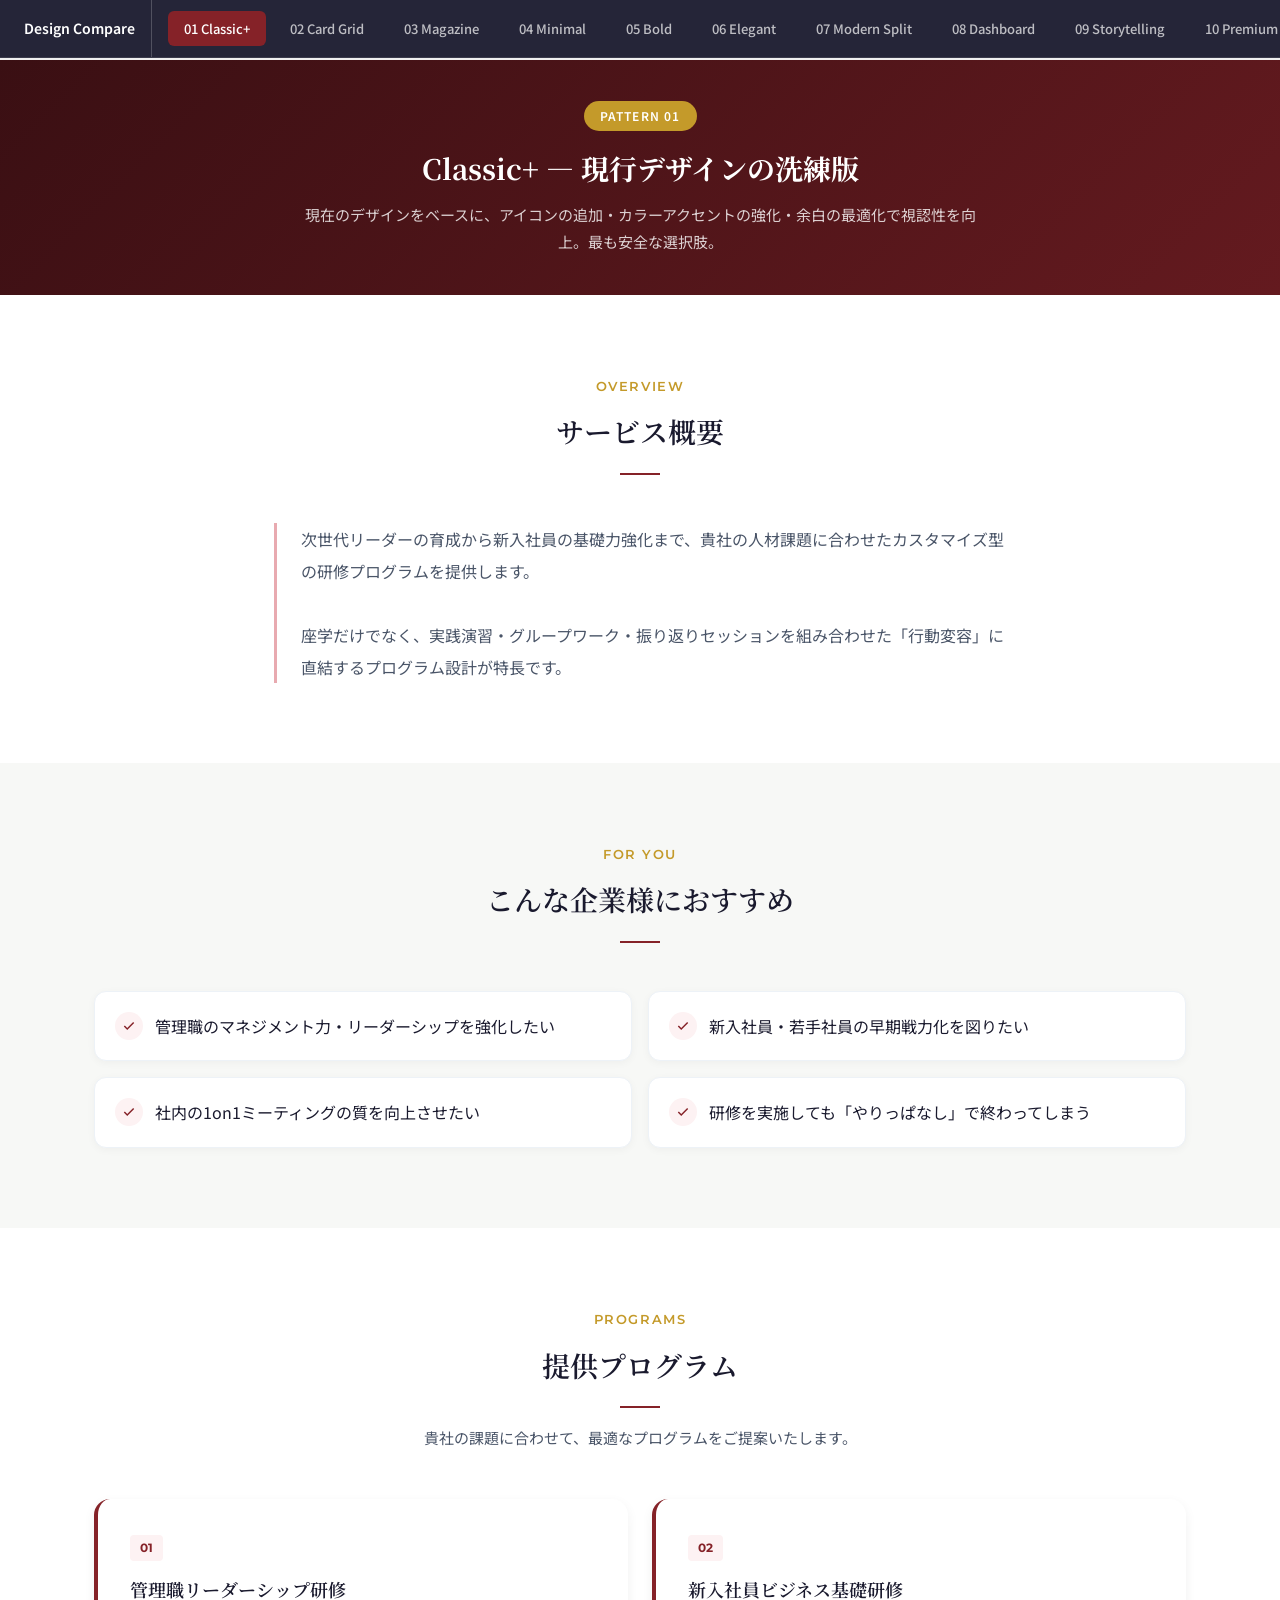
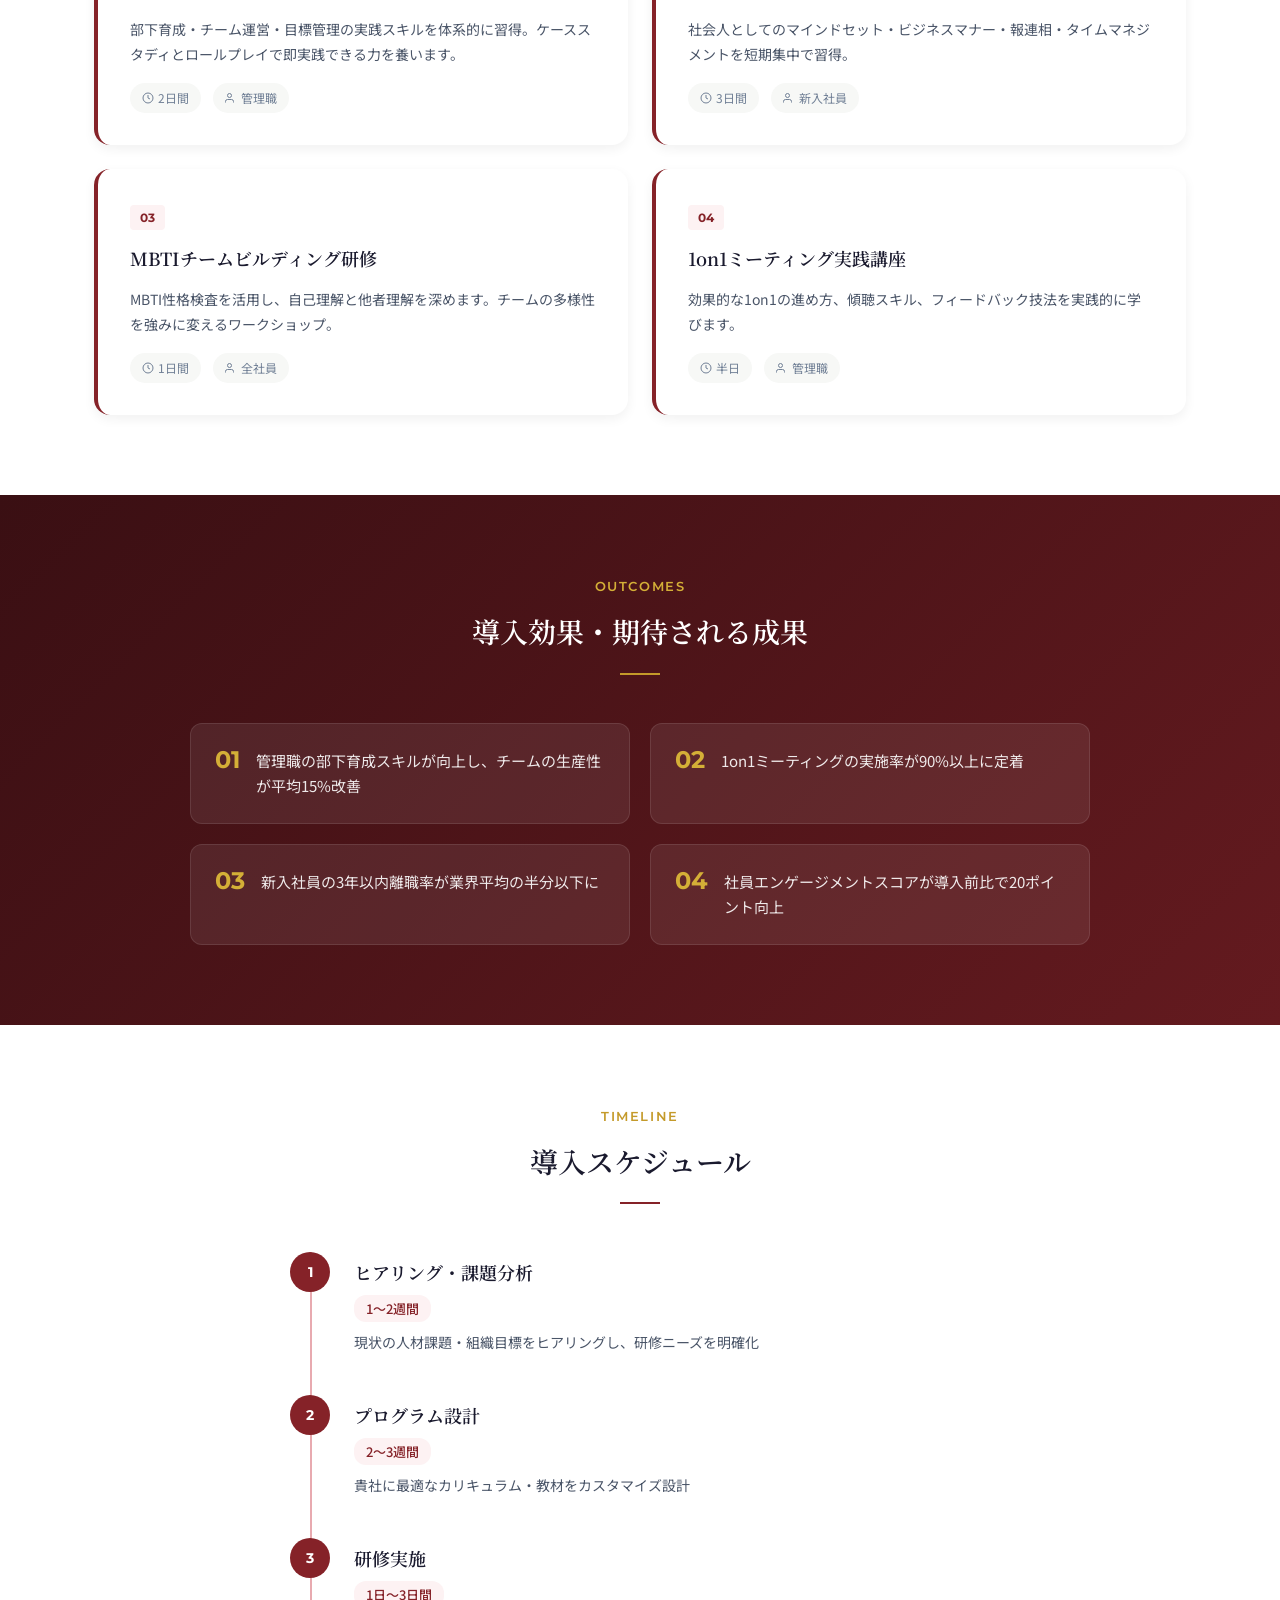
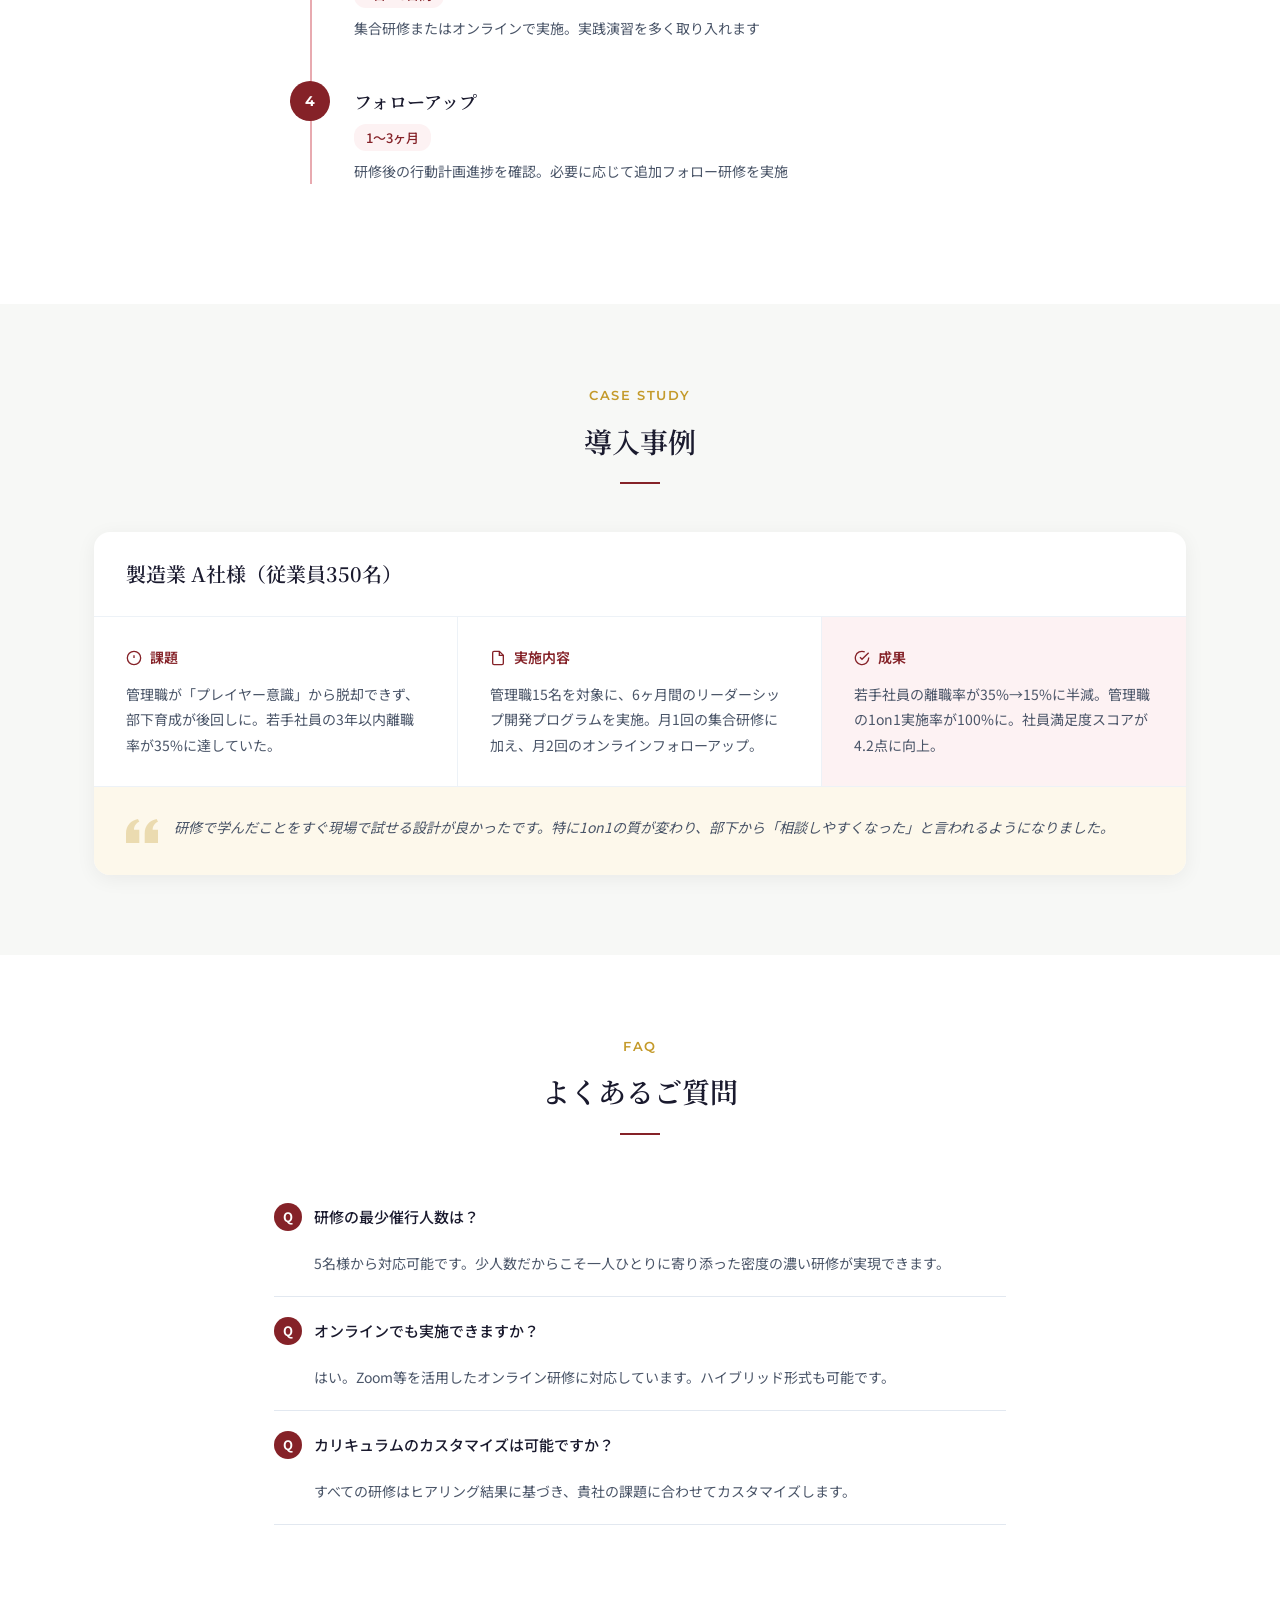
<file: design-preview.html>
<!DOCTYPE html>
<html lang="ja">
<head>
<meta charset="UTF-8">
<meta name="viewport" content="width=device-width, initial-scale=1.0">
<title>サービス詳細ページ デザイン比較 - 10パターン</title>
<link href="https://fonts.googleapis.com/css2?family=Noto+Sans+JP:wght@300;400;500;600;700&family=Noto+Serif+JP:wght@400;500;600;700&family=Montserrat:wght@400;500;600;700&display=swap" rel="stylesheet">
<style>
:root {
  --primary: #852228;
  --primary-dark: #641a1f;
  --primary-light: #a03038;
  --primary-50: #fdf2f3;
  --primary-100: #f5d5d8;
  --primary-200: #e8aab0;
  --primary-900: #3a0f13;
  --accent: #c49a2a;
  --accent-light: #d4af37;
  --accent-50: #fdf8eb;
  --text-primary: #1a1a2e;
  --text-secondary: #4a5568;
  --text-muted: #718096;
  --border: #e2e8f0;
  --border-light: #edf2f7;
  --bg-white: #ffffff;
  --bg-warm: #fafaf8;
  --bg-section: #f7f8f6;
  --font-body: 'Noto Sans JP', sans-serif;
  --font-heading: 'Noto Serif JP', serif;
  --font-mono: 'Montserrat', sans-serif;
}

* { margin: 0; padding: 0; box-sizing: border-box; }
body { font-family: var(--font-body); color: var(--text-primary); background: #f0f0f0; font-weight: 400; line-height: 1.8; }

/* Navigation */
.nav-bar {
  position: fixed; top: 0; left: 0; right: 0; z-index: 1000;
  background: rgba(26,26,46,0.95); backdrop-filter: blur(12px);
  padding: 0; border-bottom: 1px solid rgba(255,255,255,0.1);
}
.nav-inner {
  max-width: 1400px; margin: 0 auto; padding: 0 24px;
  display: flex; align-items: center; gap: 8px;
  overflow-x: auto; -webkit-overflow-scrolling: touch;
}
.nav-bar h1 { color: #fff; font-size: 14px; font-weight: 600; white-space: nowrap; padding: 16px 16px 16px 0; border-right: 1px solid rgba(255,255,255,0.2); margin-right: 8px; font-family: var(--font-body); }
.nav-btn {
  padding: 8px 16px; border: none; border-radius: 6px; cursor: pointer;
  font-size: 13px; font-weight: 500; white-space: nowrap;
  background: transparent; color: rgba(255,255,255,0.7);
  transition: all 0.2s;
  font-family: var(--font-body);
}
.nav-btn:hover { background: rgba(255,255,255,0.1); color: #fff; }
.nav-btn.active { background: var(--primary); color: #fff; }

/* Pattern container */
.pattern-wrapper { padding-top: 60px; }
.pattern-section {
  display: none; min-height: 100vh;
  background: var(--bg-white);
}
.pattern-section.active { display: block; }

/* Pattern title bar */
.pattern-title-bar {
  background: linear-gradient(135deg, var(--primary-900), var(--primary-dark));
  color: #fff; padding: 40px 24px; text-align: center;
}
.pattern-title-bar h2 { font-family: var(--font-heading); font-size: 28px; margin-bottom: 8px; }
.pattern-title-bar p { font-size: 15px; opacity: 0.8; max-width: 700px; margin: 0 auto; line-height: 1.8; }
.pattern-badge { display: inline-block; background: var(--accent); color: #fff; padding: 4px 16px; border-radius: 20px; font-size: 12px; font-weight: 600; margin-bottom: 12px; letter-spacing: 0.1em; }

/* Shared section styles */
.demo-container { max-width: 1140px; margin: 0 auto; padding: 0 24px; }
.demo-container--narrow { max-width: 780px; margin: 0 auto; padding: 0 24px; }
.demo-section { padding: 80px 0; }
.demo-section--gray { background: var(--bg-section); }
.demo-section--dark { background: linear-gradient(135deg, var(--primary-900), var(--primary-dark)); color: #fff; }
.demo-section--warm { background: var(--accent-50); }

/* Section header base */
.sh { text-align: center; margin-bottom: 48px; }
.sh__label { font-family: var(--font-mono); font-size: 13px; font-weight: 600; color: var(--accent); letter-spacing: 0.12em; text-transform: uppercase; margin-bottom: 8px; }
.sh__title { font-family: var(--font-heading); font-size: 28px; font-weight: 600; margin-bottom: 16px; }
.sh__line { display: block; width: 40px; height: 2px; background: var(--primary); margin: 0 auto; }
.sh__desc { color: var(--text-secondary); font-size: 15px; margin-top: 16px; }
.demo-section--dark .sh__title { color: #fff; }
.demo-section--dark .sh__label { color: var(--accent-light); }
.demo-section--dark .sh__line { background: var(--accent); }

</style>
</head>
<body>
<!-- Navigation -->
<div class="nav-bar">
  <div class="nav-inner">
    <h1>Design Compare</h1>
    <button class="nav-btn active" onclick="showPattern(0)">01 Classic+</button>
    <button class="nav-btn" onclick="showPattern(1)">02 Card Grid</button>
    <button class="nav-btn" onclick="showPattern(2)">03 Magazine</button>
    <button class="nav-btn" onclick="showPattern(3)">04 Minimal</button>
    <button class="nav-btn" onclick="showPattern(4)">05 Bold</button>
    <button class="nav-btn" onclick="showPattern(5)">06 Elegant</button>
    <button class="nav-btn" onclick="showPattern(6)">07 Modern Split</button>
    <button class="nav-btn" onclick="showPattern(7)">08 Dashboard</button>
    <button class="nav-btn" onclick="showPattern(8)">09 Storytelling</button>
    <button class="nav-btn" onclick="showPattern(9)">10 Premium</button>
  </div>
</div>

<div class="pattern-wrapper">

<!-- ============================================ -->
<!-- PATTERN 01: Classic+ (現行デザインの洗練版) -->
<!-- ============================================ -->
<div class="pattern-section active" id="pattern-0">
  <div class="pattern-title-bar">
    <span class="pattern-badge">PATTERN 01</span>
    <h2>Classic+ — 現行デザインの洗練版</h2>
    <p>現在のデザインをベースに、アイコンの追加・カラーアクセントの強化・余白の最適化で視認性を向上。最も安全な選択肢。</p>
  </div>

  <style>
    /* P01: Overview */
    .p01-overview { max-width: 780px; margin: 0 auto; position: relative; padding-left: 24px; border-left: 3px solid var(--primary-200); }
    .p01-overview p { font-size: 16px; line-height: 2; color: var(--text-secondary); }

    /* P01: Targets */
    .p01-targets { display: grid; grid-template-columns: repeat(2, 1fr); gap: 16px; }
    .p01-target-item { display: flex; align-items: flex-start; gap: 12px; background: #fff; padding: 20px; border-radius: 12px; box-shadow: 0 2px 8px rgba(0,0,0,0.04); border: 1px solid var(--border-light); transition: all 0.3s; }
    .p01-target-item:hover { box-shadow: 0 4px 16px rgba(133,34,40,0.08); border-color: var(--primary-200); }
    .p01-target-icon { flex-shrink: 0; width: 28px; height: 28px; background: var(--primary-50); border-radius: 50%; display: flex; align-items: center; justify-content: center; }
    .p01-target-icon svg { width: 14px; height: 14px; stroke: var(--primary); }

    /* P01: Programs */
    .p01-programs { display: grid; grid-template-columns: repeat(2, 1fr); gap: 24px; }
    .p01-program-card { background: #fff; border-radius: 16px; padding: 32px; box-shadow: 0 4px 12px rgba(0,0,0,0.06); border-left: 4px solid var(--primary); transition: all 0.3s; }
    .p01-program-card:hover { transform: translateY(-3px); box-shadow: 0 8px 24px rgba(133,34,40,0.1); }
    .p01-program-num { font-family: var(--font-mono); font-size: 12px; font-weight: 700; color: var(--primary); background: var(--primary-50); display: inline-block; padding: 2px 10px; border-radius: 4px; margin-bottom: 12px; }
    .p01-program-title { font-family: var(--font-heading); font-size: 18px; font-weight: 600; margin-bottom: 12px; }
    .p01-program-desc { font-size: 14px; color: var(--text-secondary); line-height: 1.8; margin-bottom: 16px; }
    .p01-program-meta { display: flex; gap: 12px; flex-wrap: wrap; }
    .p01-program-tag { display: inline-flex; align-items: center; gap: 4px; font-size: 12px; color: var(--text-muted); background: var(--bg-section); padding: 4px 12px; border-radius: 20px; }
    .p01-program-tag svg { width: 12px; height: 12px; }

    /* P01: Outcomes */
    .p01-outcomes { display: grid; grid-template-columns: repeat(2, 1fr); gap: 20px; max-width: 900px; margin: 0 auto; }
    .p01-outcome-item { display: flex; align-items: flex-start; gap: 16px; padding: 24px; background: rgba(255,255,255,0.08); border-radius: 12px; border: 1px solid rgba(255,255,255,0.1); }
    .p01-outcome-num { font-family: var(--font-mono); font-size: 24px; font-weight: 700; color: var(--accent-light); line-height: 1; }
    .p01-outcome-text { font-size: 15px; line-height: 1.7; color: rgba(255,255,255,0.9); }

    /* P01: Timeline */
    .p01-timeline { max-width: 700px; margin: 0 auto; position: relative; }
    .p01-timeline::before { content: ''; position: absolute; left: 20px; top: 0; bottom: 0; width: 2px; background: var(--primary-200); }
    .p01-tl-phase { display: flex; gap: 24px; margin-bottom: 40px; position: relative; }
    .p01-tl-marker { flex-shrink: 0; width: 40px; height: 40px; background: var(--primary); border-radius: 50%; display: flex; align-items: center; justify-content: center; color: #fff; font-family: var(--font-mono); font-size: 14px; font-weight: 700; z-index: 1; }
    .p01-tl-body { padding-top: 4px; }
    .p01-tl-title { font-family: var(--font-heading); font-size: 18px; font-weight: 600; margin-bottom: 4px; }
    .p01-tl-dur { font-size: 13px; color: var(--primary); font-weight: 500; margin-bottom: 8px; display: inline-block; background: var(--primary-50); padding: 2px 12px; border-radius: 12px; }
    .p01-tl-content { font-size: 14px; color: var(--text-secondary); }

    /* P01: Case Study */
    .p01-case { background: #fff; border-radius: 16px; box-shadow: 0 4px 20px rgba(0,0,0,0.06); overflow: hidden; }
    .p01-case-header { padding: 24px 32px; border-bottom: 1px solid var(--border-light); }
    .p01-case-company { font-family: var(--font-heading); font-size: 20px; font-weight: 600; }
    .p01-case-grid { display: grid; grid-template-columns: repeat(3, 1fr); }
    .p01-case-block { padding: 28px 32px; border-right: 1px solid var(--border-light); }
    .p01-case-block:last-child { border-right: none; background: var(--primary-50); }
    .p01-case-label { display: flex; align-items: center; gap: 8px; font-size: 14px; font-weight: 600; color: var(--primary); margin-bottom: 12px; }
    .p01-case-label svg { width: 16px; height: 16px; }
    .p01-case-text { font-size: 14px; color: var(--text-secondary); line-height: 1.8; }
    .p01-case-quote { padding: 28px 32px; border-top: 1px solid var(--border-light); background: var(--accent-50); display: flex; gap: 16px; }
    .p01-case-quote-icon { flex-shrink: 0; color: var(--accent); opacity: 0.3; }
    .p01-case-quote blockquote { font-style: italic; color: var(--text-secondary); line-height: 1.8; font-size: 14px; }

    /* P01: FAQ */
    .p01-faq { max-width: 780px; margin: 0 auto; }
    .p01-faq-item { border-bottom: 1px solid var(--border); }
    .p01-faq-q { padding: 20px 0; display: flex; align-items: center; gap: 12px; cursor: pointer; font-size: 15px; font-weight: 500; }
    .p01-faq-q-mark { flex-shrink: 0; width: 28px; height: 28px; background: var(--primary); color: #fff; border-radius: 50%; display: flex; align-items: center; justify-content: center; font-size: 13px; font-weight: 700; }
    .p01-faq-a { padding: 0 0 20px 40px; font-size: 14px; color: var(--text-secondary); line-height: 1.8; }
  </style>

  <!-- Overview -->
  <section class="demo-section">
    <div class="demo-container--narrow">
      <div class="sh">
        <p class="sh__label">Overview</p>
        <h2 class="sh__title">サービス概要</h2>
        <span class="sh__line"></span>
      </div>
      <div class="p01-overview">
        <p>次世代リーダーの育成から新入社員の基礎力強化まで、貴社の人材課題に合わせたカスタマイズ型の研修プログラムを提供します。<br><br>座学だけでなく、実践演習・グループワーク・振り返りセッションを組み合わせた「行動変容」に直結するプログラム設計が特長です。</p>
      </div>
    </div>
  </section>

  <!-- Targets -->
  <section class="demo-section demo-section--gray">
    <div class="demo-container">
      <div class="sh">
        <p class="sh__label">For You</p>
        <h2 class="sh__title">こんな企業様におすすめ</h2>
        <span class="sh__line"></span>
      </div>
      <div class="p01-targets">
        <div class="p01-target-item"><span class="p01-target-icon"><svg viewBox="0 0 24 24" fill="none" stroke="currentColor" stroke-width="2.5"><polyline points="20 6 9 17 4 12"/></svg></span><span>管理職のマネジメント力・リーダーシップを強化したい</span></div>
        <div class="p01-target-item"><span class="p01-target-icon"><svg viewBox="0 0 24 24" fill="none" stroke="currentColor" stroke-width="2.5"><polyline points="20 6 9 17 4 12"/></svg></span><span>新入社員・若手社員の早期戦力化を図りたい</span></div>
        <div class="p01-target-item"><span class="p01-target-icon"><svg viewBox="0 0 24 24" fill="none" stroke="currentColor" stroke-width="2.5"><polyline points="20 6 9 17 4 12"/></svg></span><span>社内の1on1ミーティングの質を向上させたい</span></div>
        <div class="p01-target-item"><span class="p01-target-icon"><svg viewBox="0 0 24 24" fill="none" stroke="currentColor" stroke-width="2.5"><polyline points="20 6 9 17 4 12"/></svg></span><span>研修を実施しても「やりっぱなし」で終わってしまう</span></div>
      </div>
    </div>
  </section>

  <!-- Programs -->
  <section class="demo-section">
    <div class="demo-container">
      <div class="sh">
        <p class="sh__label">Programs</p>
        <h2 class="sh__title">提供プログラム</h2>
        <span class="sh__line"></span>
        <p class="sh__desc">貴社の課題に合わせて、最適なプログラムをご提案いたします。</p>
      </div>
      <div class="p01-programs">
        <div class="p01-program-card">
          <span class="p01-program-num">01</span>
          <h3 class="p01-program-title">管理職リーダーシップ研修</h3>
          <p class="p01-program-desc">部下育成・チーム運営・目標管理の実践スキルを体系的に習得。ケーススタディとロールプレイで即実践できる力を養います。</p>
          <div class="p01-program-meta">
            <span class="p01-program-tag"><svg viewBox="0 0 24 24" fill="none" stroke="currentColor" stroke-width="2"><circle cx="12" cy="12" r="10"/><polyline points="12 6 12 12 16 14"/></svg>2日間</span>
            <span class="p01-program-tag"><svg viewBox="0 0 24 24" fill="none" stroke="currentColor" stroke-width="2"><path d="M17 21v-2a4 4 0 0 0-4-4H5a4 4 0 0 0-4 4v2"/><circle cx="9" cy="7" r="4"/></svg>管理職</span>
          </div>
        </div>
        <div class="p01-program-card">
          <span class="p01-program-num">02</span>
          <h3 class="p01-program-title">新入社員ビジネス基礎研修</h3>
          <p class="p01-program-desc">社会人としてのマインドセット・ビジネスマナー・報連相・タイムマネジメントを短期集中で習得。</p>
          <div class="p01-program-meta">
            <span class="p01-program-tag"><svg viewBox="0 0 24 24" fill="none" stroke="currentColor" stroke-width="2"><circle cx="12" cy="12" r="10"/><polyline points="12 6 12 12 16 14"/></svg>3日間</span>
            <span class="p01-program-tag"><svg viewBox="0 0 24 24" fill="none" stroke="currentColor" stroke-width="2"><path d="M17 21v-2a4 4 0 0 0-4-4H5a4 4 0 0 0-4 4v2"/><circle cx="9" cy="7" r="4"/></svg>新入社員</span>
          </div>
        </div>
        <div class="p01-program-card">
          <span class="p01-program-num">03</span>
          <h3 class="p01-program-title">MBTIチームビルディング研修</h3>
          <p class="p01-program-desc">MBTI性格検査を活用し、自己理解と他者理解を深めます。チームの多様性を強みに変えるワークショップ。</p>
          <div class="p01-program-meta">
            <span class="p01-program-tag"><svg viewBox="0 0 24 24" fill="none" stroke="currentColor" stroke-width="2"><circle cx="12" cy="12" r="10"/><polyline points="12 6 12 12 16 14"/></svg>1日間</span>
            <span class="p01-program-tag"><svg viewBox="0 0 24 24" fill="none" stroke="currentColor" stroke-width="2"><path d="M17 21v-2a4 4 0 0 0-4-4H5a4 4 0 0 0-4 4v2"/><circle cx="9" cy="7" r="4"/></svg>全社員</span>
          </div>
        </div>
        <div class="p01-program-card">
          <span class="p01-program-num">04</span>
          <h3 class="p01-program-title">1on1ミーティング実践講座</h3>
          <p class="p01-program-desc">効果的な1on1の進め方、傾聴スキル、フィードバック技法を実践的に学びます。</p>
          <div class="p01-program-meta">
            <span class="p01-program-tag"><svg viewBox="0 0 24 24" fill="none" stroke="currentColor" stroke-width="2"><circle cx="12" cy="12" r="10"/><polyline points="12 6 12 12 16 14"/></svg>半日</span>
            <span class="p01-program-tag"><svg viewBox="0 0 24 24" fill="none" stroke="currentColor" stroke-width="2"><path d="M17 21v-2a4 4 0 0 0-4-4H5a4 4 0 0 0-4 4v2"/><circle cx="9" cy="7" r="4"/></svg>管理職</span>
          </div>
        </div>
      </div>
    </div>
  </section>

  <!-- Outcomes -->
  <section class="demo-section demo-section--dark">
    <div class="demo-container">
      <div class="sh">
        <p class="sh__label">Outcomes</p>
        <h2 class="sh__title">導入効果・期待される成果</h2>
        <span class="sh__line"></span>
      </div>
      <div class="p01-outcomes">
        <div class="p01-outcome-item"><span class="p01-outcome-num">01</span><p class="p01-outcome-text">管理職の部下育成スキルが向上し、チームの生産性が平均15%改善</p></div>
        <div class="p01-outcome-item"><span class="p01-outcome-num">02</span><p class="p01-outcome-text">1on1ミーティングの実施率が90%以上に定着</p></div>
        <div class="p01-outcome-item"><span class="p01-outcome-num">03</span><p class="p01-outcome-text">新入社員の3年以内離職率が業界平均の半分以下に</p></div>
        <div class="p01-outcome-item"><span class="p01-outcome-num">04</span><p class="p01-outcome-text">社員エンゲージメントスコアが導入前比で20ポイント向上</p></div>
      </div>
    </div>
  </section>

  <!-- Timeline -->
  <section class="demo-section">
    <div class="demo-container">
      <div class="sh">
        <p class="sh__label">Timeline</p>
        <h2 class="sh__title">導入スケジュール</h2>
        <span class="sh__line"></span>
      </div>
      <div class="p01-timeline">
        <div class="p01-tl-phase"><span class="p01-tl-marker">1</span><div class="p01-tl-body"><h3 class="p01-tl-title">ヒアリング・課題分析</h3><span class="p01-tl-dur">1〜2週間</span><p class="p01-tl-content">現状の人材課題・組織目標をヒアリングし、研修ニーズを明確化</p></div></div>
        <div class="p01-tl-phase"><span class="p01-tl-marker">2</span><div class="p01-tl-body"><h3 class="p01-tl-title">プログラム設計</h3><span class="p01-tl-dur">2〜3週間</span><p class="p01-tl-content">貴社に最適なカリキュラム・教材をカスタマイズ設計</p></div></div>
        <div class="p01-tl-phase"><span class="p01-tl-marker">3</span><div class="p01-tl-body"><h3 class="p01-tl-title">研修実施</h3><span class="p01-tl-dur">1日〜3日間</span><p class="p01-tl-content">集合研修またはオンラインで実施。実践演習を多く取り入れます</p></div></div>
        <div class="p01-tl-phase"><span class="p01-tl-marker">4</span><div class="p01-tl-body"><h3 class="p01-tl-title">フォローアップ</h3><span class="p01-tl-dur">1〜3ヶ月</span><p class="p01-tl-content">研修後の行動計画進捗を確認。必要に応じて追加フォロー研修を実施</p></div></div>
      </div>
    </div>
  </section>

  <!-- Case Study -->
  <section class="demo-section demo-section--gray">
    <div class="demo-container">
      <div class="sh">
        <p class="sh__label">Case Study</p>
        <h2 class="sh__title">導入事例</h2>
        <span class="sh__line"></span>
      </div>
      <div class="p01-case">
        <div class="p01-case-header"><h3 class="p01-case-company">製造業 A社様（従業員350名）</h3></div>
        <div class="p01-case-grid">
          <div class="p01-case-block">
            <div class="p01-case-label"><svg viewBox="0 0 24 24" fill="none" stroke="currentColor" stroke-width="2"><circle cx="12" cy="12" r="10"/><line x1="12" y1="8" x2="12" y2="12"/><line x1="12" y1="16" x2="12.01" y2="16"/></svg>課題</div>
            <p class="p01-case-text">管理職が「プレイヤー意識」から脱却できず、部下育成が後回しに。若手社員の3年以内離職率が35%に達していた。</p>
          </div>
          <div class="p01-case-block">
            <div class="p01-case-label"><svg viewBox="0 0 24 24" fill="none" stroke="currentColor" stroke-width="2"><path d="M14 2H6a2 2 0 0 0-2 2v16a2 2 0 0 0 2 2h12a2 2 0 0 0 2-2V8z"/><polyline points="14 2 14 8 20 8"/></svg>実施内容</div>
            <p class="p01-case-text">管理職15名を対象に、6ヶ月間のリーダーシップ開発プログラムを実施。月1回の集合研修に加え、月2回のオンラインフォローアップ。</p>
          </div>
          <div class="p01-case-block">
            <div class="p01-case-label"><svg viewBox="0 0 24 24" fill="none" stroke="currentColor" stroke-width="2"><path d="M22 11.08V12a10 10 0 1 1-5.93-9.14"/><polyline points="22 4 12 14.01 9 11.01"/></svg>成果</div>
            <p class="p01-case-text">若手社員の離職率が35%→15%に半減。管理職の1on1実施率が100%に。社員満足度スコアが4.2点に向上。</p>
          </div>
        </div>
        <div class="p01-case-quote">
          <svg class="p01-case-quote-icon" width="32" height="32" viewBox="0 0 24 24" fill="currentColor"><path d="M14.017 21v-7.391c0-5.704 3.731-9.57 8.983-10.609l.995 2.151c-2.432.917-3.995 3.638-3.995 5.849h4v10H14.017zM0 21v-7.391c0-5.704 3.731-9.57 8.983-10.609l.995 2.151C7.546 6.068 5.983 8.789 5.983 11h4v10H0z"/></svg>
          <blockquote><p>研修で学んだことをすぐ現場で試せる設計が良かったです。特に1on1の質が変わり、部下から「相談しやすくなった」と言われるようになりました。</p></blockquote>
        </div>
      </div>
    </div>
  </section>

  <!-- FAQ -->
  <section class="demo-section">
    <div class="demo-container--narrow">
      <div class="sh">
        <p class="sh__label">FAQ</p>
        <h2 class="sh__title">よくあるご質問</h2>
        <span class="sh__line"></span>
      </div>
      <div class="p01-faq">
        <div class="p01-faq-item">
          <div class="p01-faq-q"><span class="p01-faq-q-mark">Q</span>研修の最少催行人数は？</div>
          <div class="p01-faq-a">5名様から対応可能です。少人数だからこそ一人ひとりに寄り添った密度の濃い研修が実現できます。</div>
        </div>
        <div class="p01-faq-item">
          <div class="p01-faq-q"><span class="p01-faq-q-mark">Q</span>オンラインでも実施できますか？</div>
          <div class="p01-faq-a">はい。Zoom等を活用したオンライン研修に対応しています。ハイブリッド形式も可能です。</div>
        </div>
        <div class="p01-faq-item">
          <div class="p01-faq-q"><span class="p01-faq-q-mark">Q</span>カリキュラムのカスタマイズは可能ですか？</div>
          <div class="p01-faq-a">すべての研修はヒアリング結果に基づき、貴社の課題に合わせてカスタマイズします。</div>
        </div>
      </div>
    </div>
  </section>
</div>

<!-- ============================================ -->
<!-- PATTERN 02: Card Grid — アイコン付きカードグリッド -->
<!-- ============================================ -->
<div class="pattern-section" id="pattern-1">
  <div class="pattern-title-bar">
    <span class="pattern-badge">PATTERN 02</span>
    <h2>Card Grid — アイコン付きカードグリッド</h2>
    <p>各セクションをカード型UIで統一。大きなアイコンとカラーブロックで直感的に情報を把握できるデザイン。SaaS風の洗練されたモダンスタイル。</p>
  </div>

  <style>
    .p02-overview-card { background: linear-gradient(135deg, var(--primary-50), #fff); border-radius: 20px; padding: 48px; border: 1px solid var(--primary-100); display: flex; gap: 32px; align-items: flex-start; max-width: 900px; margin: 0 auto; }
    .p02-overview-icon { flex-shrink: 0; width: 64px; height: 64px; background: var(--primary); border-radius: 16px; display: flex; align-items: center; justify-content: center; }
    .p02-overview-icon svg { width: 32px; height: 32px; stroke: #fff; }
    .p02-overview-text { font-size: 16px; line-height: 2; color: var(--text-secondary); }

    .p02-targets { display: grid; grid-template-columns: repeat(3, 1fr); gap: 16px; }
    .p02-target { background: #fff; border-radius: 16px; padding: 24px; text-align: center; border: 1px solid var(--border-light); transition: all 0.3s; }
    .p02-target:hover { border-color: var(--primary-200); transform: translateY(-2px); box-shadow: 0 8px 24px rgba(133,34,40,0.08); }
    .p02-target-icon { width: 48px; height: 48px; background: var(--primary-50); border-radius: 12px; display: flex; align-items: center; justify-content: center; margin: 0 auto 12px; }
    .p02-target-icon svg { width: 24px; height: 24px; stroke: var(--primary); }
    .p02-target span { font-size: 14px; line-height: 1.6; }

    .p02-programs { display: grid; grid-template-columns: repeat(2, 1fr); gap: 24px; }
    .p02-prog { background: #fff; border-radius: 20px; overflow: hidden; box-shadow: 0 4px 16px rgba(0,0,0,0.06); transition: all 0.3s; }
    .p02-prog:hover { transform: translateY(-4px); box-shadow: 0 12px 32px rgba(133,34,40,0.12); }
    .p02-prog-header { background: linear-gradient(135deg, var(--primary), var(--primary-dark)); color: #fff; padding: 20px 24px; display: flex; align-items: center; gap: 16px; }
    .p02-prog-num { font-family: var(--font-mono); font-size: 28px; font-weight: 700; opacity: 0.5; }
    .p02-prog-title { font-size: 16px; font-weight: 600; }
    .p02-prog-body { padding: 24px; }
    .p02-prog-desc { font-size: 14px; color: var(--text-secondary); line-height: 1.8; margin-bottom: 16px; }
    .p02-prog-tags { display: flex; gap: 8px; flex-wrap: wrap; }
    .p02-prog-tag { display: flex; align-items: center; gap: 4px; background: var(--bg-section); padding: 6px 14px; border-radius: 8px; font-size: 12px; color: var(--text-muted); }
    .p02-prog-tag svg { width: 12px; height: 12px; }

    .p02-outcomes { display: grid; grid-template-columns: repeat(2, 1fr); gap: 20px; }
    .p02-outcome { background: rgba(255,255,255,0.06); border: 1px solid rgba(255,255,255,0.1); border-radius: 16px; padding: 28px; display: flex; gap: 20px; align-items: flex-start; }
    .p02-outcome-icon { flex-shrink: 0; width: 48px; height: 48px; background: linear-gradient(135deg, var(--accent), var(--accent-light)); border-radius: 12px; display: flex; align-items: center; justify-content: center; }
    .p02-outcome-icon svg { width: 24px; height: 24px; stroke: #fff; }
    .p02-outcome p { color: rgba(255,255,255,0.9); font-size: 15px; line-height: 1.7; }

    .p02-timeline { display: grid; grid-template-columns: repeat(4, 1fr); gap: 20px; }
    .p02-tl { background: #fff; border-radius: 20px; padding: 32px 24px; text-align: center; border: 2px solid var(--border-light); position: relative; transition: all 0.3s; }
    .p02-tl:hover { border-color: var(--primary-200); }
    .p02-tl-num { width: 48px; height: 48px; background: var(--primary); color: #fff; border-radius: 50%; display: flex; align-items: center; justify-content: center; font-family: var(--font-mono); font-size: 18px; font-weight: 700; margin: 0 auto 16px; }
    .p02-tl-title { font-family: var(--font-heading); font-size: 16px; font-weight: 600; margin-bottom: 8px; }
    .p02-tl-dur { color: var(--primary); font-size: 13px; font-weight: 500; margin-bottom: 12px; display: block; }
    .p02-tl-desc { font-size: 13px; color: var(--text-secondary); line-height: 1.6; }
    .p02-tl-arrow { position: absolute; right: -14px; top: 50%; transform: translateY(-50%); color: var(--primary-200); }

    .p02-case { background: #fff; border-radius: 20px; overflow: hidden; box-shadow: 0 4px 20px rgba(0,0,0,0.06); }
    .p02-case-header { background: linear-gradient(135deg, var(--primary), var(--primary-dark)); color: #fff; padding: 28px 32px; }
    .p02-case-company { font-family: var(--font-heading); font-size: 20px; }
    .p02-case-grid { display: grid; grid-template-columns: repeat(3, 1fr); }
    .p02-case-block { padding: 28px; border-right: 1px solid var(--border-light); }
    .p02-case-block:last-child { border-right: none; }
    .p02-case-label { display: flex; align-items: center; gap: 8px; margin-bottom: 12px; font-weight: 600; font-size: 14px; }
    .p02-case-label-icon { width: 32px; height: 32px; border-radius: 8px; display: flex; align-items: center; justify-content: center; }
    .p02-case-label-icon.challenge { background: #fef3cd; }
    .p02-case-label-icon.challenge svg { stroke: #856404; }
    .p02-case-label-icon.solution { background: #cce5ff; }
    .p02-case-label-icon.solution svg { stroke: #004085; }
    .p02-case-label-icon.result { background: #d4edda; }
    .p02-case-label-icon.result svg { stroke: #155724; }
    .p02-case-label-icon svg { width: 16px; height: 16px; }
    .p02-case-text { font-size: 14px; color: var(--text-secondary); line-height: 1.8; }
    .p02-case-quote { padding: 24px 32px; background: var(--bg-section); border-top: 1px solid var(--border-light); font-style: italic; color: var(--text-secondary); font-size: 14px; line-height: 1.8; }

    .p02-faq { max-width: 780px; margin: 0 auto; display: grid; gap: 12px; }
    .p02-faq-item { background: #fff; border-radius: 12px; border: 1px solid var(--border-light); overflow: hidden; }
    .p02-faq-q { padding: 18px 20px; display: flex; align-items: center; gap: 12px; font-weight: 500; font-size: 15px; cursor: pointer; }
    .p02-faq-badge { flex-shrink: 0; background: var(--primary); color: #fff; width: 28px; height: 28px; border-radius: 8px; display: flex; align-items: center; justify-content: center; font-size: 13px; font-weight: 700; }
    .p02-faq-a { padding: 0 20px 18px 60px; font-size: 14px; color: var(--text-secondary); line-height: 1.8; }
  </style>

  <!-- Overview -->
  <section class="demo-section">
    <div class="demo-container">
      <div class="sh"><p class="sh__label">Overview</p><h2 class="sh__title">サービス概要</h2><span class="sh__line"></span></div>
      <div class="p02-overview-card">
        <div class="p02-overview-icon"><svg viewBox="0 0 24 24" fill="none" stroke="currentColor" stroke-width="2"><path d="M2 3h6a4 4 0 0 1 4 4v14a3 3 0 0 0-3-3H2z"/><path d="M22 3h-6a4 4 0 0 0-4 4v14a3 3 0 0 1 3-3h7z"/></svg></div>
        <p class="p02-overview-text">次世代リーダーの育成から新入社員の基礎力強化まで、貴社の人材課題に合わせたカスタマイズ型の研修プログラムを提供します。<br><br>座学だけでなく、実践演習・グループワーク・振り返りセッションを組み合わせた「行動変容」に直結するプログラム設計が特長です。</p>
      </div>
    </div>
  </section>

  <!-- Targets -->
  <section class="demo-section demo-section--gray">
    <div class="demo-container">
      <div class="sh"><p class="sh__label">For You</p><h2 class="sh__title">こんな企業様におすすめ</h2><span class="sh__line"></span></div>
      <div class="p02-targets">
        <div class="p02-target"><div class="p02-target-icon"><svg viewBox="0 0 24 24" fill="none" stroke="currentColor" stroke-width="2"><polyline points="20 6 9 17 4 12"/></svg></div><span>管理職のマネジメント力を強化したい</span></div>
        <div class="p02-target"><div class="p02-target-icon"><svg viewBox="0 0 24 24" fill="none" stroke="currentColor" stroke-width="2"><polyline points="20 6 9 17 4 12"/></svg></div><span>若手社員の早期戦力化を図りたい</span></div>
        <div class="p02-target"><div class="p02-target-icon"><svg viewBox="0 0 24 24" fill="none" stroke="currentColor" stroke-width="2"><polyline points="20 6 9 17 4 12"/></svg></div><span>1on1の質を向上させたい</span></div>
        <div class="p02-target"><div class="p02-target-icon"><svg viewBox="0 0 24 24" fill="none" stroke="currentColor" stroke-width="2"><polyline points="20 6 9 17 4 12"/></svg></div><span>研修が「やりっぱなし」で終わる</span></div>
        <div class="p02-target"><div class="p02-target-icon"><svg viewBox="0 0 24 24" fill="none" stroke="currentColor" stroke-width="2"><polyline points="20 6 9 17 4 12"/></svg></div><span>MBTIでチーム理解を深めたい</span></div>
        <div class="p02-target"><div class="p02-target-icon"><svg viewBox="0 0 24 24" fill="none" stroke="currentColor" stroke-width="2"><polyline points="20 6 9 17 4 12"/></svg></div><span>外部の専門家の視点を取り入れたい</span></div>
      </div>
    </div>
  </section>

  <!-- Programs -->
  <section class="demo-section">
    <div class="demo-container">
      <div class="sh"><p class="sh__label">Programs</p><h2 class="sh__title">提供プログラム</h2><span class="sh__line"></span><p class="sh__desc">貴社の課題に合わせて、最適なプログラムをご提案いたします。</p></div>
      <div class="p02-programs">
        <div class="p02-prog"><div class="p02-prog-header"><span class="p02-prog-num">01</span><span class="p02-prog-title">管理職リーダーシップ研修</span></div><div class="p02-prog-body"><p class="p02-prog-desc">部下育成・チーム運営・目標管理の実践スキルを体系的に習得。</p><div class="p02-prog-tags"><span class="p02-prog-tag"><svg viewBox="0 0 24 24" fill="none" stroke="currentColor" stroke-width="2"><circle cx="12" cy="12" r="10"/><polyline points="12 6 12 12 16 14"/></svg>2日間</span><span class="p02-prog-tag"><svg viewBox="0 0 24 24" fill="none" stroke="currentColor" stroke-width="2"><path d="M17 21v-2a4 4 0 0 0-4-4H5a4 4 0 0 0-4 4v2"/><circle cx="9" cy="7" r="4"/></svg>管理職</span></div></div></div>
        <div class="p02-prog"><div class="p02-prog-header"><span class="p02-prog-num">02</span><span class="p02-prog-title">新入社員ビジネス基礎研修</span></div><div class="p02-prog-body"><p class="p02-prog-desc">マインドセット・ビジネスマナー・報連相を短期集中で習得。</p><div class="p02-prog-tags"><span class="p02-prog-tag"><svg viewBox="0 0 24 24" fill="none" stroke="currentColor" stroke-width="2"><circle cx="12" cy="12" r="10"/><polyline points="12 6 12 12 16 14"/></svg>3日間</span><span class="p02-prog-tag"><svg viewBox="0 0 24 24" fill="none" stroke="currentColor" stroke-width="2"><path d="M17 21v-2a4 4 0 0 0-4-4H5a4 4 0 0 0-4 4v2"/><circle cx="9" cy="7" r="4"/></svg>新入社員</span></div></div></div>
        <div class="p02-prog"><div class="p02-prog-header"><span class="p02-prog-num">03</span><span class="p02-prog-title">MBTIチームビルディング研修</span></div><div class="p02-prog-body"><p class="p02-prog-desc">自己理解と他者理解を深め、多様性を強みに変えるワークショップ。</p><div class="p02-prog-tags"><span class="p02-prog-tag"><svg viewBox="0 0 24 24" fill="none" stroke="currentColor" stroke-width="2"><circle cx="12" cy="12" r="10"/><polyline points="12 6 12 12 16 14"/></svg>1日間</span><span class="p02-prog-tag"><svg viewBox="0 0 24 24" fill="none" stroke="currentColor" stroke-width="2"><path d="M17 21v-2a4 4 0 0 0-4-4H5a4 4 0 0 0-4 4v2"/><circle cx="9" cy="7" r="4"/></svg>全社員</span></div></div></div>
        <div class="p02-prog"><div class="p02-prog-header"><span class="p02-prog-num">04</span><span class="p02-prog-title">1on1ミーティング実践講座</span></div><div class="p02-prog-body"><p class="p02-prog-desc">傾聴スキル、フィードバック技法を実践的に学びます。</p><div class="p02-prog-tags"><span class="p02-prog-tag"><svg viewBox="0 0 24 24" fill="none" stroke="currentColor" stroke-width="2"><circle cx="12" cy="12" r="10"/><polyline points="12 6 12 12 16 14"/></svg>半日</span><span class="p02-prog-tag"><svg viewBox="0 0 24 24" fill="none" stroke="currentColor" stroke-width="2"><path d="M17 21v-2a4 4 0 0 0-4-4H5a4 4 0 0 0-4 4v2"/><circle cx="9" cy="7" r="4"/></svg>管理職</span></div></div></div>
      </div>
    </div>
  </section>

  <!-- Outcomes -->
  <section class="demo-section demo-section--dark">
    <div class="demo-container">
      <div class="sh"><p class="sh__label">Outcomes</p><h2 class="sh__title">導入効果・期待される成果</h2><span class="sh__line"></span></div>
      <div class="p02-outcomes">
        <div class="p02-outcome"><div class="p02-outcome-icon"><svg viewBox="0 0 24 24" fill="none" stroke="currentColor" stroke-width="2"><polyline points="23 6 13.5 15.5 8.5 10.5 1 18"/><polyline points="17 6 23 6 23 12"/></svg></div><p>管理職の部下育成スキルが向上し、生産性が平均15%改善</p></div>
        <div class="p02-outcome"><div class="p02-outcome-icon"><svg viewBox="0 0 24 24" fill="none" stroke="currentColor" stroke-width="2"><path d="M17 21v-2a4 4 0 0 0-4-4H5a4 4 0 0 0-4 4v2"/><circle cx="9" cy="7" r="4"/><path d="M23 21v-2a4 4 0 0 0-3-3.87"/><path d="M16 3.13a4 4 0 0 1 0 7.75"/></svg></div><p>1on1実施率が90%以上に定着</p></div>
        <div class="p02-outcome"><div class="p02-outcome-icon"><svg viewBox="0 0 24 24" fill="none" stroke="currentColor" stroke-width="2"><path d="M20.84 4.61a5.5 5.5 0 0 0-7.78 0L12 5.67l-1.06-1.06a5.5 5.5 0 0 0-7.78 7.78L12 21.23l8.84-8.84a5.5 5.5 0 0 0 0-7.78z"/></svg></div><p>新入社員の3年以内離職率が業界平均の半分以下に</p></div>
        <div class="p02-outcome"><div class="p02-outcome-icon"><svg viewBox="0 0 24 24" fill="none" stroke="currentColor" stroke-width="2"><circle cx="12" cy="12" r="10"/><path d="M8 14s1.5 2 4 2 4-2 4-2"/><line x1="9" y1="9" x2="9.01" y2="9"/><line x1="15" y1="9" x2="15.01" y2="9"/></svg></div><p>エンゲージメントスコアが20ポイント向上</p></div>
      </div>
    </div>
  </section>

  <!-- Timeline -->
  <section class="demo-section">
    <div class="demo-container">
      <div class="sh"><p class="sh__label">Timeline</p><h2 class="sh__title">導入スケジュール</h2><span class="sh__line"></span></div>
      <div class="p02-timeline">
        <div class="p02-tl"><div class="p02-tl-num">1</div><h3 class="p02-tl-title">ヒアリング</h3><span class="p02-tl-dur">1〜2週間</span><p class="p02-tl-desc">課題・目標をヒアリング</p><svg class="p02-tl-arrow" width="24" height="24" viewBox="0 0 24 24" fill="none" stroke="currentColor" stroke-width="2"><polyline points="9 18 15 12 9 6"/></svg></div>
        <div class="p02-tl"><div class="p02-tl-num">2</div><h3 class="p02-tl-title">設計</h3><span class="p02-tl-dur">2〜3週間</span><p class="p02-tl-desc">カリキュラムをカスタマイズ</p><svg class="p02-tl-arrow" width="24" height="24" viewBox="0 0 24 24" fill="none" stroke="currentColor" stroke-width="2"><polyline points="9 18 15 12 9 6"/></svg></div>
        <div class="p02-tl"><div class="p02-tl-num">3</div><h3 class="p02-tl-title">実施</h3><span class="p02-tl-dur">1〜3日間</span><p class="p02-tl-desc">集合研修・オンラインで実施</p><svg class="p02-tl-arrow" width="24" height="24" viewBox="0 0 24 24" fill="none" stroke="currentColor" stroke-width="2"><polyline points="9 18 15 12 9 6"/></svg></div>
        <div class="p02-tl"><div class="p02-tl-num">4</div><h3 class="p02-tl-title">フォロー</h3><span class="p02-tl-dur">1〜3ヶ月</span><p class="p02-tl-desc">行動計画の進捗確認</p></div>
      </div>
    </div>
  </section>

  <!-- Case -->
  <section class="demo-section demo-section--gray">
    <div class="demo-container">
      <div class="sh"><p class="sh__label">Case Study</p><h2 class="sh__title">導入事例</h2><span class="sh__line"></span></div>
      <div class="p02-case">
        <div class="p02-case-header"><h3 class="p02-case-company" style="color:#fff">製造業 A社様（従業員350名）</h3></div>
        <div class="p02-case-grid">
          <div class="p02-case-block"><div class="p02-case-label"><span class="p02-case-label-icon challenge"><svg viewBox="0 0 24 24" fill="none" stroke="currentColor" stroke-width="2"><circle cx="12" cy="12" r="10"/><line x1="12" y1="8" x2="12" y2="12"/><line x1="12" y1="16" x2="12.01" y2="16"/></svg></span>課題</div><p class="p02-case-text">管理職がプレイヤー意識から脱却できず、若手離職率35%に。</p></div>
          <div class="p02-case-block"><div class="p02-case-label"><span class="p02-case-label-icon solution"><svg viewBox="0 0 24 24" fill="none" stroke="currentColor" stroke-width="2"><path d="M14 2H6a2 2 0 0 0-2 2v16a2 2 0 0 0 2 2h12a2 2 0 0 0 2-2V8z"/><polyline points="14 2 14 8 20 8"/></svg></span>実施内容</div><p class="p02-case-text">管理職15名に6ヶ月のリーダーシップ開発プログラムを実施。</p></div>
          <div class="p02-case-block"><div class="p02-case-label"><span class="p02-case-label-icon result"><svg viewBox="0 0 24 24" fill="none" stroke="currentColor" stroke-width="2"><path d="M22 11.08V12a10 10 0 1 1-5.93-9.14"/><polyline points="22 4 12 14.01 9 11.01"/></svg></span>成果</div><p class="p02-case-text">離職率35%→15%に半減。1on1実施率100%達成。</p></div>
        </div>
        <div class="p02-case-quote">"研修で学んだことをすぐ現場で試せる設計が良かったです。"</div>
      </div>
    </div>
  </section>

  <!-- FAQ -->
  <section class="demo-section">
    <div class="demo-container--narrow">
      <div class="sh"><p class="sh__label">FAQ</p><h2 class="sh__title">よくあるご質問</h2><span class="sh__line"></span></div>
      <div class="p02-faq">
        <div class="p02-faq-item"><div class="p02-faq-q"><span class="p02-faq-badge">Q</span>研修の最少催行人数は？</div><div class="p02-faq-a">5名様から対応可能です。</div></div>
        <div class="p02-faq-item"><div class="p02-faq-q"><span class="p02-faq-badge">Q</span>オンラインでも実施できますか？</div><div class="p02-faq-a">はい。Zoom等を活用したオンライン研修に対応しています。</div></div>
        <div class="p02-faq-item"><div class="p02-faq-q"><span class="p02-faq-badge">Q</span>カリキュラムのカスタマイズは可能ですか？</div><div class="p02-faq-a">すべての研修は貴社の課題に合わせてカスタマイズします。</div></div>
      </div>
    </div>
  </section>
</div>

<!-- ============================================ -->
<!-- PATTERN 03: Magazine — マガジン風レイアウト -->
<!-- ============================================ -->
<div class="pattern-section" id="pattern-2">
  <div class="pattern-title-bar">
    <span class="pattern-badge">PATTERN 03</span>
    <h2>Magazine — マガジン風レイアウト</h2>
    <p>左右交互のレイアウト、大きな見出し、タイポグラフィ主導のデザイン。雑誌のような高級感でストーリーを伝えるスタイル。</p>
  </div>

  <style>
    .p03-overview { display: grid; grid-template-columns: 200px 1fr; gap: 48px; max-width: 900px; margin: 0 auto; align-items: start; }
    .p03-overview-label { font-family: var(--font-heading); font-size: 64px; font-weight: 700; color: var(--primary-100); line-height: 1; }
    .p03-overview-text { font-size: 16px; line-height: 2.2; color: var(--text-secondary); padding-top: 8px; }

    .p03-targets { display: grid; grid-template-columns: 1fr 1fr; gap: 0; }
    .p03-target { padding: 20px 28px; border-bottom: 1px solid var(--border); display: flex; align-items: center; gap: 16px; font-size: 15px; }
    .p03-target:nth-child(odd) { border-right: 1px solid var(--border); }
    .p03-target-num { font-family: var(--font-mono); font-size: 11px; font-weight: 600; color: var(--accent); letter-spacing: 0.1em; }
    .p03-target span { color: var(--text-primary); }

    .p03-programs { display: grid; gap: 0; }
    .p03-prog { display: grid; grid-template-columns: 1fr 1fr; border-bottom: 1px solid var(--border-light); }
    .p03-prog:nth-child(even) { direction: rtl; }
    .p03-prog:nth-child(even) > * { direction: ltr; }
    .p03-prog-info { padding: 40px; }
    .p03-prog-visual { background: linear-gradient(135deg, var(--primary-50), var(--accent-50)); padding: 40px; display: flex; flex-direction: column; justify-content: center; align-items: center; }
    .p03-prog-big-num { font-family: var(--font-mono); font-size: 72px; font-weight: 700; color: var(--primary-100); line-height: 1; margin-bottom: 8px; }
    .p03-prog-title { font-family: var(--font-heading); font-size: 20px; font-weight: 600; margin-bottom: 12px; }
    .p03-prog-desc { font-size: 14px; color: var(--text-secondary); line-height: 1.8; margin-bottom: 16px; }
    .p03-prog-meta { display: flex; gap: 16px; }
    .p03-prog-tag { font-size: 12px; color: var(--text-muted); display: flex; align-items: center; gap: 4px; }
    .p03-prog-tag svg { width: 14px; height: 14px; }

    .p03-outcomes { display: grid; grid-template-columns: repeat(5, 1fr); gap: 0; }
    .p03-outcome { text-align: center; padding: 40px 20px; border-right: 1px solid rgba(255,255,255,0.1); }
    .p03-outcome:last-child { border-right: none; }
    .p03-outcome-num { font-family: var(--font-mono); font-size: 36px; font-weight: 700; color: var(--accent-light); margin-bottom: 4px; }
    .p03-outcome-unit { font-size: 14px; color: var(--accent-light); margin-bottom: 12px; }
    .p03-outcome-text { font-size: 13px; color: rgba(255,255,255,0.8); line-height: 1.6; }

    .p03-timeline { display: flex; max-width: 900px; margin: 0 auto; border: 1px solid var(--border); border-radius: 16px; overflow: hidden; }
    .p03-tl { flex: 1; padding: 32px; border-right: 1px solid var(--border); text-align: center; }
    .p03-tl:last-child { border-right: none; }
    .p03-tl-phase { font-family: var(--font-mono); font-size: 11px; font-weight: 600; color: var(--accent); letter-spacing: 0.1em; margin-bottom: 8px; }
    .p03-tl-title { font-family: var(--font-heading); font-size: 16px; font-weight: 600; margin-bottom: 8px; }
    .p03-tl-dur { font-size: 13px; color: var(--primary); font-weight: 500; margin-bottom: 8px; }
    .p03-tl-desc { font-size: 13px; color: var(--text-secondary); line-height: 1.6; }

    .p03-case { max-width: 900px; margin: 0 auto; }
    .p03-case-company { font-family: var(--font-heading); font-size: 24px; text-align: center; margin-bottom: 40px; padding-bottom: 24px; border-bottom: 2px solid var(--primary); }
    .p03-case-flow { display: grid; grid-template-columns: 1fr 40px 1fr 40px 1fr; align-items: start; gap: 0; }
    .p03-case-block { }
    .p03-case-label { font-family: var(--font-mono); font-size: 11px; font-weight: 600; color: var(--accent); letter-spacing: 0.1em; margin-bottom: 8px; }
    .p03-case-h { font-family: var(--font-heading); font-size: 16px; font-weight: 600; margin-bottom: 12px; color: var(--primary); }
    .p03-case-text { font-size: 14px; color: var(--text-secondary); line-height: 1.8; }
    .p03-case-arrow { display: flex; align-items: center; justify-content: center; padding-top: 40px; color: var(--primary-200); }
    .p03-case-quote { margin-top: 40px; padding: 32px; background: var(--primary-50); border-radius: 12px; text-align: center; font-style: italic; color: var(--text-secondary); line-height: 1.8; }

    .p03-faq { max-width: 780px; margin: 0 auto; }
    .p03-faq-item { display: grid; grid-template-columns: 80px 1fr; border-bottom: 1px solid var(--border); }
    .p03-faq-q-side { padding: 24px 0; display: flex; align-items: flex-start; justify-content: center; }
    .p03-faq-q-mark { font-family: var(--font-heading); font-size: 28px; font-weight: 700; color: var(--primary); }
    .p03-faq-content { padding: 24px 0; }
    .p03-faq-question { font-size: 15px; font-weight: 600; margin-bottom: 8px; }
    .p03-faq-answer { font-size: 14px; color: var(--text-secondary); line-height: 1.8; }
  </style>

  <section class="demo-section">
    <div class="demo-container">
      <div class="sh"><p class="sh__label">Overview</p><h2 class="sh__title">サービス概要</h2><span class="sh__line"></span></div>
      <div class="p03-overview">
        <div class="p03-overview-label">01</div>
        <p class="p03-overview-text">次世代リーダーの育成から新入社員の基礎力強化まで、貴社の人材課題に合わせたカスタマイズ型の研修プログラムを提供します。<br><br>座学だけでなく、実践演習・グループワーク・振り返りセッションを組み合わせた「行動変容」に直結するプログラム設計が特長です。</p>
      </div>
    </div>
  </section>

  <section class="demo-section demo-section--gray">
    <div class="demo-container">
      <div class="sh"><p class="sh__label">For You</p><h2 class="sh__title">こんな企業様におすすめ</h2><span class="sh__line"></span></div>
      <div class="p03-targets">
        <div class="p03-target"><span class="p03-target-num">01</span><span>管理職のマネジメント力を強化したい</span></div>
        <div class="p03-target"><span class="p03-target-num">02</span><span>若手社員の早期戦力化を図りたい</span></div>
        <div class="p03-target"><span class="p03-target-num">03</span><span>1on1ミーティングの質を向上させたい</span></div>
        <div class="p03-target"><span class="p03-target-num">04</span><span>研修が「やりっぱなし」で終わってしまう</span></div>
        <div class="p03-target"><span class="p03-target-num">05</span><span>MBTIでチーム理解を深めたい</span></div>
        <div class="p03-target"><span class="p03-target-num">06</span><span>外部の専門家の視点を取り入れたい</span></div>
      </div>
    </div>
  </section>

  <section class="demo-section">
    <div class="demo-container" style="max-width:100%;padding:0">
      <div class="sh" style="padding:0 24px"><p class="sh__label">Programs</p><h2 class="sh__title">提供プログラム</h2><span class="sh__line"></span></div>
      <div class="p03-programs">
        <div class="p03-prog"><div class="p03-prog-info"><h3 class="p03-prog-title">管理職リーダーシップ研修</h3><p class="p03-prog-desc">部下育成・チーム運営・目標管理の実践スキルを体系的に習得。ケーススタディとロールプレイで即実践できる力を養います。</p><div class="p03-prog-meta"><span class="p03-prog-tag"><svg viewBox="0 0 24 24" fill="none" stroke="currentColor" stroke-width="2"><circle cx="12" cy="12" r="10"/><polyline points="12 6 12 12 16 14"/></svg>2日間</span><span class="p03-prog-tag"><svg viewBox="0 0 24 24" fill="none" stroke="currentColor" stroke-width="2"><path d="M17 21v-2a4 4 0 0 0-4-4H5a4 4 0 0 0-4 4v2"/><circle cx="9" cy="7" r="4"/></svg>管理職</span></div></div><div class="p03-prog-visual"><span class="p03-prog-big-num">01</span></div></div>
        <div class="p03-prog"><div class="p03-prog-info"><h3 class="p03-prog-title">新入社員ビジネス基礎研修</h3><p class="p03-prog-desc">社会人としてのマインドセット・ビジネスマナー・報連相・タイムマネジメントを短期集中で習得。</p><div class="p03-prog-meta"><span class="p03-prog-tag"><svg viewBox="0 0 24 24" fill="none" stroke="currentColor" stroke-width="2"><circle cx="12" cy="12" r="10"/><polyline points="12 6 12 12 16 14"/></svg>3日間</span><span class="p03-prog-tag"><svg viewBox="0 0 24 24" fill="none" stroke="currentColor" stroke-width="2"><path d="M17 21v-2a4 4 0 0 0-4-4H5a4 4 0 0 0-4 4v2"/><circle cx="9" cy="7" r="4"/></svg>新入社員</span></div></div><div class="p03-prog-visual"><span class="p03-prog-big-num">02</span></div></div>
      </div>
    </div>
  </section>

  <section class="demo-section demo-section--dark">
    <div class="demo-container">
      <div class="sh"><p class="sh__label">Outcomes</p><h2 class="sh__title">導入効果・期待される成果</h2><span class="sh__line"></span></div>
      <div class="p03-outcomes">
        <div class="p03-outcome"><div class="p03-outcome-num">15</div><div class="p03-outcome-unit">%改善</div><p class="p03-outcome-text">チーム生産性</p></div>
        <div class="p03-outcome"><div class="p03-outcome-num">90</div><div class="p03-outcome-unit">%以上</div><p class="p03-outcome-text">1on1実施率</p></div>
        <div class="p03-outcome"><div class="p03-outcome-num">50</div><div class="p03-outcome-unit">%減少</div><p class="p03-outcome-text">若手離職率</p></div>
        <div class="p03-outcome"><div class="p03-outcome-num">85</div><div class="p03-outcome-unit">%以上</div><p class="p03-outcome-text">実務活用率</p></div>
        <div class="p03-outcome"><div class="p03-outcome-num">20</div><div class="p03-outcome-unit">pt向上</div><p class="p03-outcome-text">エンゲージメント</p></div>
      </div>
    </div>
  </section>

  <section class="demo-section">
    <div class="demo-container">
      <div class="sh"><p class="sh__label">Timeline</p><h2 class="sh__title">導入スケジュール</h2><span class="sh__line"></span></div>
      <div class="p03-timeline">
        <div class="p03-tl"><div class="p03-tl-phase">PHASE 01</div><h3 class="p03-tl-title">ヒアリング</h3><div class="p03-tl-dur">1〜2週間</div><p class="p03-tl-desc">課題・目標の明確化</p></div>
        <div class="p03-tl"><div class="p03-tl-phase">PHASE 02</div><h3 class="p03-tl-title">設計</h3><div class="p03-tl-dur">2〜3週間</div><p class="p03-tl-desc">カリキュラムの設計</p></div>
        <div class="p03-tl"><div class="p03-tl-phase">PHASE 03</div><h3 class="p03-tl-title">実施</h3><div class="p03-tl-dur">1〜3日間</div><p class="p03-tl-desc">研修の実施</p></div>
        <div class="p03-tl"><div class="p03-tl-phase">PHASE 04</div><h3 class="p03-tl-title">フォロー</h3><div class="p03-tl-dur">1〜3ヶ月</div><p class="p03-tl-desc">進捗確認と追加支援</p></div>
      </div>
    </div>
  </section>

  <section class="demo-section demo-section--gray">
    <div class="demo-container">
      <div class="sh"><p class="sh__label">Case Study</p><h2 class="sh__title">導入事例</h2><span class="sh__line"></span></div>
      <div class="p03-case">
        <h3 class="p03-case-company">製造業 A社様（従業員350名）</h3>
        <div class="p03-case-flow">
          <div class="p03-case-block"><div class="p03-case-label">CHALLENGE</div><h4 class="p03-case-h">課題</h4><p class="p03-case-text">管理職がプレイヤー意識から脱却できず、若手離職率35%に。</p></div>
          <div class="p03-case-arrow"><svg width="24" height="24" viewBox="0 0 24 24" fill="none" stroke="currentColor" stroke-width="2"><polyline points="9 18 15 12 9 6"/></svg></div>
          <div class="p03-case-block"><div class="p03-case-label">SOLUTION</div><h4 class="p03-case-h">実施内容</h4><p class="p03-case-text">管理職15名に6ヶ月のリーダーシップ開発プログラムを実施。</p></div>
          <div class="p03-case-arrow"><svg width="24" height="24" viewBox="0 0 24 24" fill="none" stroke="currentColor" stroke-width="2"><polyline points="9 18 15 12 9 6"/></svg></div>
          <div class="p03-case-block"><div class="p03-case-label">RESULT</div><h4 class="p03-case-h">成果</h4><p class="p03-case-text">離職率35%→15%に半減。1on1実施率100%達成。</p></div>
        </div>
        <div class="p03-case-quote">"研修で学んだことをすぐ現場で試せる設計が良かったです。特に1on1の質が変わりました。"</div>
      </div>
    </div>
  </section>

  <section class="demo-section">
    <div class="demo-container--narrow">
      <div class="sh"><p class="sh__label">FAQ</p><h2 class="sh__title">よくあるご質問</h2><span class="sh__line"></span></div>
      <div class="p03-faq">
        <div class="p03-faq-item"><div class="p03-faq-q-side"><span class="p03-faq-q-mark">Q</span></div><div class="p03-faq-content"><div class="p03-faq-question">研修の最少催行人数は？</div><div class="p03-faq-answer">5名様から対応可能です。少人数だからこそ密度の濃い研修が実現できます。</div></div></div>
        <div class="p03-faq-item"><div class="p03-faq-q-side"><span class="p03-faq-q-mark">Q</span></div><div class="p03-faq-content"><div class="p03-faq-question">オンラインでも実施できますか？</div><div class="p03-faq-answer">はい。Zoom等を活用したオンライン研修に対応しています。</div></div></div>
        <div class="p03-faq-item"><div class="p03-faq-q-side"><span class="p03-faq-q-mark">Q</span></div><div class="p03-faq-content"><div class="p03-faq-question">カリキュラムのカスタマイズは可能ですか？</div><div class="p03-faq-answer">すべての研修は貴社の課題に合わせてカスタマイズします。</div></div></div>
      </div>
    </div>
  </section>
</div>

<!-- ============================================ -->
<!-- PATTERN 04: Minimal — ミニマルクリーン -->
<!-- ============================================ -->
<div class="pattern-section" id="pattern-3">
  <div class="pattern-title-bar">
    <span class="pattern-badge">PATTERN 04</span>
    <h2>Minimal — ミニマルクリーン</h2>
    <p>余白を最大限に活かした引き算のデザイン。要素を極限まで絞り、コンテンツの力で勝負する上品なスタイル。</p>
  </div>
  <style>
    .p04-overview { max-width: 680px; margin: 0 auto; text-align: center; }
    .p04-overview p { font-size: 17px; line-height: 2.4; color: var(--text-secondary); font-weight: 300; }
    .p04-overview hr { border: none; height: 1px; background: var(--primary); width: 60px; margin: 32px auto; }

    .p04-targets { max-width: 680px; margin: 0 auto; }
    .p04-target { padding: 16px 0; border-bottom: 1px solid var(--border-light); display: flex; align-items: center; gap: 16px; font-size: 15px; }
    .p04-target-dot { width: 8px; height: 8px; background: var(--primary); border-radius: 50%; flex-shrink: 0; }

    .p04-programs { max-width: 780px; margin: 0 auto; }
    .p04-prog { padding: 40px 0; border-bottom: 1px solid var(--border); display: grid; grid-template-columns: 60px 1fr auto; gap: 24px; align-items: start; }
    .p04-prog-num { font-family: var(--font-mono); font-size: 32px; font-weight: 300; color: var(--primary-200); }
    .p04-prog-title { font-family: var(--font-heading); font-size: 18px; font-weight: 500; margin-bottom: 8px; }
    .p04-prog-desc { font-size: 14px; color: var(--text-secondary); line-height: 1.8; }
    .p04-prog-side { text-align: right; }
    .p04-prog-dur { font-size: 12px; color: var(--text-muted); }

    .p04-outcomes { max-width: 680px; margin: 0 auto; display: grid; gap: 24px; }
    .p04-outcome { display: flex; gap: 20px; align-items: baseline; }
    .p04-outcome-line { flex: 1; border-bottom: 1px dotted rgba(255,255,255,0.3); }
    .p04-outcome-text { color: rgba(255,255,255,0.9); font-size: 15px; }
    .p04-outcome-val { font-family: var(--font-mono); font-size: 20px; font-weight: 600; color: var(--accent-light); white-space: nowrap; }

    .p04-timeline { display: flex; gap: 0; max-width: 900px; margin: 0 auto; }
    .p04-tl { flex: 1; text-align: center; padding: 0 20px; position: relative; }
    .p04-tl::before { content: ''; position: absolute; top: 16px; left: 0; right: 0; height: 1px; background: var(--primary-200); }
    .p04-tl-dot { width: 12px; height: 12px; background: var(--primary); border-radius: 50%; margin: 10px auto 20px; position: relative; z-index: 1; }
    .p04-tl-title { font-family: var(--font-heading); font-size: 15px; font-weight: 500; margin-bottom: 4px; }
    .p04-tl-dur { font-size: 12px; color: var(--accent); }

    .p04-case { max-width: 680px; margin: 0 auto; }
    .p04-case-company { text-align: center; font-family: var(--font-heading); font-size: 20px; margin-bottom: 40px; }
    .p04-case-block { margin-bottom: 32px; }
    .p04-case-label { font-size: 12px; font-weight: 600; color: var(--primary); letter-spacing: 0.1em; margin-bottom: 8px; text-transform: uppercase; font-family: var(--font-mono); }
    .p04-case-text { font-size: 15px; color: var(--text-secondary); line-height: 1.8; }
    .p04-case-divider { width: 40px; height: 1px; background: var(--primary-200); margin: 32px 0; }
    .p04-case-quote { font-style: italic; font-size: 16px; color: var(--text-secondary); line-height: 2; text-align: center; padding: 32px 40px; border-left: 2px solid var(--accent); border-right: 2px solid var(--accent); }

    .p04-faq { max-width: 680px; margin: 0 auto; }
    .p04-faq-item { padding: 24px 0; border-bottom: 1px solid var(--border-light); }
    .p04-faq-q { font-size: 15px; font-weight: 500; margin-bottom: 8px; padding-left: 24px; position: relative; }
    .p04-faq-q::before { content: 'Q'; position: absolute; left: 0; font-family: var(--font-mono); font-weight: 700; color: var(--primary); font-size: 14px; }
    .p04-faq-a { font-size: 14px; color: var(--text-secondary); line-height: 1.8; padding-left: 24px; }
  </style>

  <section class="demo-section"><div class="demo-container"><div class="sh"><p class="sh__label">Overview</p><h2 class="sh__title">サービス概要</h2><span class="sh__line"></span></div><div class="p04-overview"><p>次世代リーダーの育成から新入社員の基礎力強化まで、貴社の人材課題に合わせたカスタマイズ型の研修プログラムを提供します。</p><hr><p>座学だけでなく、実践演習・グループワーク・振り返りセッションを組み合わせた「行動変容」に直結するプログラム設計が特長です。</p></div></div></section>

  <section class="demo-section demo-section--gray"><div class="demo-container"><div class="sh"><p class="sh__label">For You</p><h2 class="sh__title">こんな企業様におすすめ</h2><span class="sh__line"></span></div><div class="p04-targets">
    <div class="p04-target"><span class="p04-target-dot"></span>管理職のマネジメント力・リーダーシップを強化したい</div>
    <div class="p04-target"><span class="p04-target-dot"></span>新入社員・若手社員の早期戦力化を図りたい</div>
    <div class="p04-target"><span class="p04-target-dot"></span>社内の1on1ミーティングの質を向上させたい</div>
    <div class="p04-target"><span class="p04-target-dot"></span>研修を実施しても「やりっぱなし」で終わってしまう</div>
  </div></div></section>

  <section class="demo-section"><div class="demo-container"><div class="sh"><p class="sh__label">Programs</p><h2 class="sh__title">提供プログラム</h2><span class="sh__line"></span></div><div class="p04-programs">
    <div class="p04-prog"><span class="p04-prog-num">01</span><div><h3 class="p04-prog-title">管理職リーダーシップ研修</h3><p class="p04-prog-desc">部下育成・チーム運営・目標管理の実践スキルを体系的に習得。</p></div><div class="p04-prog-side"><span class="p04-prog-dur">2日間 / 管理職</span></div></div>
    <div class="p04-prog"><span class="p04-prog-num">02</span><div><h3 class="p04-prog-title">新入社員ビジネス基礎研修</h3><p class="p04-prog-desc">マインドセット・ビジネスマナー・報連相を短期集中で習得。</p></div><div class="p04-prog-side"><span class="p04-prog-dur">3日間 / 新入社員</span></div></div>
    <div class="p04-prog"><span class="p04-prog-num">03</span><div><h3 class="p04-prog-title">MBTIチームビルディング研修</h3><p class="p04-prog-desc">自己理解と他者理解を深め、チームの多様性を強みに変えます。</p></div><div class="p04-prog-side"><span class="p04-prog-dur">1日間 / 全社員</span></div></div>
  </div></div></section>

  <section class="demo-section demo-section--dark"><div class="demo-container"><div class="sh"><p class="sh__label">Outcomes</p><h2 class="sh__title">導入効果</h2><span class="sh__line"></span></div><div class="p04-outcomes">
    <div class="p04-outcome"><span class="p04-outcome-text">チーム生産性の改善</span><span class="p04-outcome-line"></span><span class="p04-outcome-val">+15%</span></div>
    <div class="p04-outcome"><span class="p04-outcome-text">1on1ミーティング実施率</span><span class="p04-outcome-line"></span><span class="p04-outcome-val">90%+</span></div>
    <div class="p04-outcome"><span class="p04-outcome-text">若手離職率の改善</span><span class="p04-outcome-line"></span><span class="p04-outcome-val">1/2以下</span></div>
    <div class="p04-outcome"><span class="p04-outcome-text">エンゲージメント向上</span><span class="p04-outcome-line"></span><span class="p04-outcome-val">+20pt</span></div>
  </div></div></section>

  <section class="demo-section"><div class="demo-container"><div class="sh"><p class="sh__label">Timeline</p><h2 class="sh__title">導入スケジュール</h2><span class="sh__line"></span></div><div class="p04-timeline">
    <div class="p04-tl"><div class="p04-tl-dot"></div><h3 class="p04-tl-title">ヒアリング</h3><span class="p04-tl-dur">1〜2週間</span></div>
    <div class="p04-tl"><div class="p04-tl-dot"></div><h3 class="p04-tl-title">プログラム設計</h3><span class="p04-tl-dur">2〜3週間</span></div>
    <div class="p04-tl"><div class="p04-tl-dot"></div><h3 class="p04-tl-title">研修実施</h3><span class="p04-tl-dur">1〜3日間</span></div>
    <div class="p04-tl"><div class="p04-tl-dot"></div><h3 class="p04-tl-title">フォローアップ</h3><span class="p04-tl-dur">1〜3ヶ月</span></div>
  </div></div></section>

  <section class="demo-section demo-section--gray"><div class="demo-container"><div class="sh"><p class="sh__label">Case Study</p><h2 class="sh__title">導入事例</h2><span class="sh__line"></span></div><div class="p04-case">
    <h3 class="p04-case-company">製造業 A社様（従業員350名）</h3>
    <div class="p04-case-block"><div class="p04-case-label">Challenge</div><p class="p04-case-text">管理職がプレイヤー意識から脱却できず、若手離職率が35%に達していた。</p></div>
    <div class="p04-case-divider"></div>
    <div class="p04-case-block"><div class="p04-case-label">Solution</div><p class="p04-case-text">管理職15名を対象に6ヶ月間のリーダーシップ開発プログラムを実施。</p></div>
    <div class="p04-case-divider"></div>
    <div class="p04-case-block"><div class="p04-case-label">Result</div><p class="p04-case-text">離職率35%→15%に半減。1on1実施率100%。社員満足度4.2点に向上。</p></div>
    <div style="height:32px"></div>
    <div class="p04-case-quote">"研修で学んだことをすぐ現場で試せる設計が良かったです。"</div>
  </div></div></section>

  <section class="demo-section"><div class="demo-container"><div class="sh"><p class="sh__label">FAQ</p><h2 class="sh__title">よくあるご質問</h2><span class="sh__line"></span></div><div class="p04-faq">
    <div class="p04-faq-item"><div class="p04-faq-q">研修の最少催行人数は？</div><div class="p04-faq-a">5名様から対応可能です。</div></div>
    <div class="p04-faq-item"><div class="p04-faq-q">オンラインでも実施できますか？</div><div class="p04-faq-a">はい。Zoom等を活用したオンライン研修に対応しています。</div></div>
    <div class="p04-faq-item"><div class="p04-faq-q">カリキュラムのカスタマイズは可能ですか？</div><div class="p04-faq-a">すべての研修は貴社の課題に合わせてカスタマイズします。</div></div>
  </div></div></section>
</div>

<!-- ============================================ -->
<!-- PATTERN 05: Bold — 大胆グラフィック -->
<!-- ============================================ -->
<div class="pattern-section" id="pattern-4">
  <div class="pattern-title-bar">
    <span class="pattern-badge">PATTERN 05</span>
    <h2>Bold — 大胆グラフィック</h2>
    <p>大きな数字とカラーブロックで視覚的インパクトを重視。数値で成果を語る「データドリブン」な印象を与えるスタイル。</p>
  </div>
  <style>
    .p05-overview { max-width: 900px; margin: 0 auto; display: grid; grid-template-columns: 120px 1fr; gap: 40px; }
    .p05-overview-icon { width: 120px; height: 120px; background: linear-gradient(135deg, var(--primary), var(--primary-dark)); border-radius: 24px; display: flex; align-items: center; justify-content: center; }
    .p05-overview-icon svg { width: 56px; height: 56px; stroke: #fff; }
    .p05-overview-text { font-size: 16px; line-height: 2; color: var(--text-secondary); }
    .p05-overview-title { font-family: var(--font-heading); font-size: 24px; font-weight: 600; margin-bottom: 16px; color: var(--text-primary); }

    .p05-targets { display: grid; grid-template-columns: repeat(2, 1fr); gap: 0; }
    .p05-target { padding: 24px 28px; display: flex; align-items: center; gap: 16px; background: #fff; border: 1px solid var(--border-light); font-size: 15px; transition: all 0.3s; }
    .p05-target:hover { background: var(--primary-50); }
    .p05-target-check { width: 24px; height: 24px; background: var(--primary); border-radius: 6px; display: flex; align-items: center; justify-content: center; flex-shrink: 0; }
    .p05-target-check svg { width: 14px; height: 14px; stroke: #fff; }

    .p05-programs { display: grid; grid-template-columns: repeat(2, 1fr); gap: 24px; }
    .p05-prog { background: #fff; border-radius: 20px; overflow: hidden; box-shadow: 0 8px 24px rgba(0,0,0,0.06); }
    .p05-prog-top { padding: 24px; position: relative; overflow: hidden; }
    .p05-prog-bg-num { position: absolute; right: -10px; top: -20px; font-family: var(--font-mono); font-size: 100px; font-weight: 800; color: var(--primary-50); line-height: 1; }
    .p05-prog-title { font-family: var(--font-heading); font-size: 18px; font-weight: 600; position: relative; z-index: 1; }
    .p05-prog-bottom { padding: 0 24px 24px; }
    .p05-prog-desc { font-size: 14px; color: var(--text-secondary); line-height: 1.8; margin-bottom: 16px; }
    .p05-prog-bar { height: 3px; background: linear-gradient(to right, var(--primary), var(--accent)); border-radius: 2px; margin-bottom: 12px; }
    .p05-prog-meta { display: flex; justify-content: space-between; font-size: 12px; color: var(--text-muted); }

    .p05-outcomes { display: grid; grid-template-columns: repeat(4, 1fr); gap: 24px; }
    .p05-outcome { text-align: center; padding: 40px 16px; background: rgba(255,255,255,0.06); border-radius: 20px; border: 1px solid rgba(255,255,255,0.08); }
    .p05-outcome-val { font-family: var(--font-mono); font-size: 48px; font-weight: 700; color: var(--accent-light); line-height: 1; margin-bottom: 4px; }
    .p05-outcome-unit { font-size: 16px; color: var(--accent-light); margin-bottom: 12px; font-family: var(--font-mono); }
    .p05-outcome-text { font-size: 13px; color: rgba(255,255,255,0.7); }

    .p05-timeline { display: grid; grid-template-columns: repeat(4, 1fr); gap: 0; max-width: 1000px; margin: 0 auto; }
    .p05-tl { padding: 32px; text-align: center; position: relative; }
    .p05-tl:not(:last-child)::after { content: ''; position: absolute; right: 0; top: 30%; height: 40%; width: 1px; background: var(--border); }
    .p05-tl-icon { width: 56px; height: 56px; background: var(--primary-50); border-radius: 16px; display: flex; align-items: center; justify-content: center; margin: 0 auto 16px; }
    .p05-tl-icon svg { width: 24px; height: 24px; stroke: var(--primary); }
    .p05-tl-step { font-family: var(--font-mono); font-size: 11px; font-weight: 600; color: var(--accent); letter-spacing: 0.1em; margin-bottom: 8px; }
    .p05-tl-title { font-size: 15px; font-weight: 600; margin-bottom: 4px; }
    .p05-tl-dur { font-size: 13px; color: var(--primary); }

    .p05-case { background: #fff; border-radius: 24px; overflow: hidden; box-shadow: 0 8px 32px rgba(0,0,0,0.06); }
    .p05-case-header { background: var(--primary); color: #fff; padding: 32px; text-align: center; }
    .p05-case-company { font-family: var(--font-heading); font-size: 22px; }
    .p05-case-stats { display: grid; grid-template-columns: repeat(3, 1fr); gap: 0; border-bottom: 1px solid var(--border-light); }
    .p05-case-stat { padding: 32px; text-align: center; border-right: 1px solid var(--border-light); }
    .p05-case-stat:last-child { border-right: none; }
    .p05-case-stat-label { font-size: 12px; color: var(--text-muted); margin-bottom: 4px; text-transform: uppercase; letter-spacing: 0.1em; font-family: var(--font-mono); }
    .p05-case-stat-val { font-family: var(--font-mono); font-size: 28px; font-weight: 700; color: var(--primary); }
    .p05-case-body { padding: 32px; }
    .p05-case-quote { font-style: italic; color: var(--text-secondary); line-height: 1.8; text-align: center; }

    .p05-faq { max-width: 780px; margin: 0 auto; }
    .p05-faq-item { background: #fff; border-radius: 12px; margin-bottom: 12px; box-shadow: 0 2px 8px rgba(0,0,0,0.04); overflow: hidden; }
    .p05-faq-q { padding: 20px 24px; display: flex; align-items: center; gap: 16px; font-weight: 500; }
    .p05-faq-num { font-family: var(--font-mono); font-size: 11px; font-weight: 700; color: #fff; background: var(--primary); width: 28px; height: 28px; border-radius: 8px; display: flex; align-items: center; justify-content: center; flex-shrink: 0; }
    .p05-faq-a { padding: 0 24px 20px 68px; font-size: 14px; color: var(--text-secondary); line-height: 1.8; }
  </style>

  <section class="demo-section"><div class="demo-container"><div class="sh"><p class="sh__label">Overview</p><h2 class="sh__title">サービス概要</h2><span class="sh__line"></span></div>
    <div class="p05-overview">
      <div class="p05-overview-icon"><svg viewBox="0 0 24 24" fill="none" stroke="currentColor" stroke-width="1.5"><path d="M2 3h6a4 4 0 0 1 4 4v14a3 3 0 0 0-3-3H2z"/><path d="M22 3h-6a4 4 0 0 0-4 4v14a3 3 0 0 1 3-3h7z"/></svg></div>
      <div><h3 class="p05-overview-title">人材育成サービス</h3><p class="p05-overview-text">次世代リーダーの育成から新入社員の基礎力強化まで、貴社の人材課題に合わせたカスタマイズ型の研修プログラムを提供します。「行動変容」に直結するプログラム設計が特長です。</p></div>
    </div></div></section>

  <section class="demo-section demo-section--gray"><div class="demo-container"><div class="sh"><p class="sh__label">For You</p><h2 class="sh__title">こんな企業様におすすめ</h2><span class="sh__line"></span></div>
    <div class="p05-targets">
      <div class="p05-target"><span class="p05-target-check"><svg viewBox="0 0 24 24" fill="none" stroke="currentColor" stroke-width="3"><polyline points="20 6 9 17 4 12"/></svg></span>管理職のマネジメント力を強化したい</div>
      <div class="p05-target"><span class="p05-target-check"><svg viewBox="0 0 24 24" fill="none" stroke="currentColor" stroke-width="3"><polyline points="20 6 9 17 4 12"/></svg></span>若手社員の早期戦力化を図りたい</div>
      <div class="p05-target"><span class="p05-target-check"><svg viewBox="0 0 24 24" fill="none" stroke="currentColor" stroke-width="3"><polyline points="20 6 9 17 4 12"/></svg></span>1on1ミーティングの質を向上させたい</div>
      <div class="p05-target"><span class="p05-target-check"><svg viewBox="0 0 24 24" fill="none" stroke="currentColor" stroke-width="3"><polyline points="20 6 9 17 4 12"/></svg></span>研修が「やりっぱなし」で終わってしまう</div>
    </div></div></section>

  <section class="demo-section"><div class="demo-container"><div class="sh"><p class="sh__label">Programs</p><h2 class="sh__title">提供プログラム</h2><span class="sh__line"></span></div>
    <div class="p05-programs">
      <div class="p05-prog"><div class="p05-prog-top"><span class="p05-prog-bg-num">01</span><h3 class="p05-prog-title">管理職リーダーシップ研修</h3></div><div class="p05-prog-bottom"><p class="p05-prog-desc">部下育成・チーム運営・目標管理の実践スキルを体系的に習得。</p><div class="p05-prog-bar" style="width:80%"></div><div class="p05-prog-meta"><span>2日間（集合研修）</span><span>管理職</span></div></div></div>
      <div class="p05-prog"><div class="p05-prog-top"><span class="p05-prog-bg-num">02</span><h3 class="p05-prog-title">新入社員ビジネス基礎研修</h3></div><div class="p05-prog-bottom"><p class="p05-prog-desc">マインドセット・ビジネスマナー・報連相を短期集中で習得。</p><div class="p05-prog-bar" style="width:100%"></div><div class="p05-prog-meta"><span>3日間</span><span>新入社員</span></div></div></div>
      <div class="p05-prog"><div class="p05-prog-top"><span class="p05-prog-bg-num">03</span><h3 class="p05-prog-title">MBTIチームビルディング研修</h3></div><div class="p05-prog-bottom"><p class="p05-prog-desc">自己理解と他者理解を深め、チームの多様性を強みに変えます。</p><div class="p05-prog-bar" style="width:60%"></div><div class="p05-prog-meta"><span>1日間</span><span>全社員</span></div></div></div>
      <div class="p05-prog"><div class="p05-prog-top"><span class="p05-prog-bg-num">04</span><h3 class="p05-prog-title">1on1ミーティング実践講座</h3></div><div class="p05-prog-bottom"><p class="p05-prog-desc">傾聴スキル、フィードバック技法を実践的に学びます。</p><div class="p05-prog-bar" style="width:40%"></div><div class="p05-prog-meta"><span>半日（3時間）</span><span>管理職</span></div></div></div>
    </div></div></section>

  <section class="demo-section demo-section--dark"><div class="demo-container"><div class="sh"><p class="sh__label">Outcomes</p><h2 class="sh__title">導入効果</h2><span class="sh__line"></span></div>
    <div class="p05-outcomes">
      <div class="p05-outcome"><div class="p05-outcome-val">15</div><div class="p05-outcome-unit">%UP</div><p class="p05-outcome-text">チーム生産性</p></div>
      <div class="p05-outcome"><div class="p05-outcome-val">90</div><div class="p05-outcome-unit">%+</div><p class="p05-outcome-text">1on1実施率</p></div>
      <div class="p05-outcome"><div class="p05-outcome-val">1/2</div><div class="p05-outcome-unit">以下</div><p class="p05-outcome-text">若手離職率</p></div>
      <div class="p05-outcome"><div class="p05-outcome-val">+20</div><div class="p05-outcome-unit">pt</div><p class="p05-outcome-text">エンゲージメント</p></div>
    </div></div></section>

  <section class="demo-section"><div class="demo-container"><div class="sh"><p class="sh__label">Timeline</p><h2 class="sh__title">導入スケジュール</h2><span class="sh__line"></span></div>
    <div class="p05-timeline">
      <div class="p05-tl"><div class="p05-tl-icon"><svg viewBox="0 0 24 24" fill="none" stroke="currentColor" stroke-width="2"><path d="M11 4H4a2 2 0 0 0-2 2v14a2 2 0 0 0 2 2h14a2 2 0 0 0 2-2v-7"/><path d="M18.5 2.5a2.121 2.121 0 0 1 3 3L12 15l-4 1 1-4 9.5-9.5z"/></svg></div><div class="p05-tl-step">STEP 01</div><h3 class="p05-tl-title">ヒアリング</h3><span class="p05-tl-dur">1〜2週間</span></div>
      <div class="p05-tl"><div class="p05-tl-icon"><svg viewBox="0 0 24 24" fill="none" stroke="currentColor" stroke-width="2"><polygon points="12 2 2 7 12 12 22 7 12 2"/><polyline points="2 17 12 22 22 17"/><polyline points="2 12 12 17 22 12"/></svg></div><div class="p05-tl-step">STEP 02</div><h3 class="p05-tl-title">プログラム設計</h3><span class="p05-tl-dur">2〜3週間</span></div>
      <div class="p05-tl"><div class="p05-tl-icon"><svg viewBox="0 0 24 24" fill="none" stroke="currentColor" stroke-width="2"><path d="M17 21v-2a4 4 0 0 0-4-4H5a4 4 0 0 0-4 4v2"/><circle cx="9" cy="7" r="4"/><path d="M23 21v-2a4 4 0 0 0-3-3.87"/><path d="M16 3.13a4 4 0 0 1 0 7.75"/></svg></div><div class="p05-tl-step">STEP 03</div><h3 class="p05-tl-title">研修実施</h3><span class="p05-tl-dur">1〜3日間</span></div>
      <div class="p05-tl"><div class="p05-tl-icon"><svg viewBox="0 0 24 24" fill="none" stroke="currentColor" stroke-width="2"><polyline points="22 12 18 12 15 21 9 3 6 12 2 12"/></svg></div><div class="p05-tl-step">STEP 04</div><h3 class="p05-tl-title">フォローアップ</h3><span class="p05-tl-dur">1〜3ヶ月</span></div>
    </div></div></section>

  <section class="demo-section demo-section--gray"><div class="demo-container"><div class="sh"><p class="sh__label">Case Study</p><h2 class="sh__title">導入事例</h2><span class="sh__line"></span></div>
    <div class="p05-case">
      <div class="p05-case-header"><h3 class="p05-case-company">製造業 A社様（従業員350名）</h3></div>
      <div class="p05-case-stats">
        <div class="p05-case-stat"><div class="p05-case-stat-label">離職率</div><div class="p05-case-stat-val">35%→15%</div></div>
        <div class="p05-case-stat"><div class="p05-case-stat-label">1on1実施率</div><div class="p05-case-stat-val">100%</div></div>
        <div class="p05-case-stat"><div class="p05-case-stat-label">満足度</div><div class="p05-case-stat-val">4.2/5.0</div></div>
      </div>
      <div class="p05-case-body"><p class="p05-case-quote">"研修で学んだことをすぐ現場で試せる設計が良かったです。特に1on1の質が変わり、部下から「相談しやすくなった」と言われるようになりました。"</p></div>
    </div></div></section>

  <section class="demo-section"><div class="demo-container--narrow"><div class="sh"><p class="sh__label">FAQ</p><h2 class="sh__title">よくあるご質問</h2><span class="sh__line"></span></div>
    <div class="p05-faq">
      <div class="p05-faq-item"><div class="p05-faq-q"><span class="p05-faq-num">Q1</span>研修の最少催行人数は？</div><div class="p05-faq-a">5名様から対応可能です。</div></div>
      <div class="p05-faq-item"><div class="p05-faq-q"><span class="p05-faq-num">Q2</span>オンラインでも実施できますか？</div><div class="p05-faq-a">はい。Zoom等を活用したオンライン研修に対応しています。</div></div>
      <div class="p05-faq-item"><div class="p05-faq-q"><span class="p05-faq-num">Q3</span>カリキュラムのカスタマイズは可能ですか？</div><div class="p05-faq-a">すべての研修は貴社の課題に合わせてカスタマイズします。</div></div>
    </div></div></section>
</div>

<!-- PATTERN 06-10: Remaining patterns with compact representations -->

<!-- ============================================ -->
<!-- PATTERN 06: Elegant — 和モダンエレガント -->
<!-- ============================================ -->
<div class="pattern-section" id="pattern-5">
  <div class="pattern-title-bar">
    <span class="pattern-badge">PATTERN 06</span>
    <h2>Elegant — 和モダンエレガント</h2>
    <p>縦書き風の見出し演出、筆文字的なアクセント、和紙テクスチャの背景。日本のコンサルタント企業にふさわしい格式あるデザイン。</p>
  </div>
  <style>
    .p06-sh { text-align: center; margin-bottom: 56px; }
    .p06-sh__en { font-family: var(--font-mono); font-size: 11px; letter-spacing: 0.2em; color: var(--accent); margin-bottom: 12px; }
    .p06-sh__title { font-family: var(--font-heading); font-size: 30px; font-weight: 600; margin-bottom: 16px; letter-spacing: 0.08em; }
    .p06-sh__deco { display: flex; align-items: center; justify-content: center; gap: 16px; }
    .p06-sh__deco::before, .p06-sh__deco::after { content: ''; width: 40px; height: 1px; background: var(--primary-200); }
    .p06-sh__deco-diamond { width: 8px; height: 8px; background: var(--primary); transform: rotate(45deg); }
    .p06-overview { max-width: 720px; margin: 0 auto; text-align: center; font-size: 16px; line-height: 2.4; color: var(--text-secondary); font-weight: 300; }

    .p06-targets { max-width: 800px; margin: 0 auto; display: grid; grid-template-columns: 1fr 1fr; gap: 0; }
    .p06-target { padding: 20px 24px; display: flex; align-items: center; gap: 12px; font-size: 15px; border-bottom: 1px solid rgba(133,34,40,0.08); }
    .p06-target-icon { color: var(--accent); font-size: 16px; }

    .p06-programs { max-width: 900px; margin: 0 auto; }
    .p06-prog { display: grid; grid-template-columns: 100px 1fr; gap: 0; margin-bottom: 24px; background: #fff; border-radius: 12px; overflow: hidden; box-shadow: 0 2px 12px rgba(0,0,0,0.04); }
    .p06-prog-side { background: linear-gradient(180deg, var(--primary), var(--primary-dark)); color: #fff; display: flex; flex-direction: column; align-items: center; justify-content: center; padding: 24px; }
    .p06-prog-num { font-family: var(--font-mono); font-size: 24px; font-weight: 700; }
    .p06-prog-body { padding: 24px 28px; }
    .p06-prog-title { font-family: var(--font-heading); font-size: 17px; font-weight: 600; margin-bottom: 8px; }
    .p06-prog-desc { font-size: 14px; color: var(--text-secondary); line-height: 1.8; margin-bottom: 12px; }
    .p06-prog-meta { display: flex; gap: 16px; font-size: 12px; color: var(--text-muted); }

    .p06-outcomes { max-width: 800px; margin: 0 auto; }
    .p06-outcome { display: flex; align-items: center; gap: 20px; padding: 20px 0; border-bottom: 1px solid rgba(255,255,255,0.08); }
    .p06-outcome-num { font-family: var(--font-heading); font-size: 28px; font-weight: 600; color: var(--accent-light); min-width: 80px; text-align: right; }
    .p06-outcome-text { color: rgba(255,255,255,0.85); font-size: 15px; }

    .p06-timeline { max-width: 800px; margin: 0 auto; display: grid; grid-template-columns: repeat(4, 1fr); gap: 16px; }
    .p06-tl { text-align: center; padding: 32px 16px; background: #fff; border-radius: 12px; border-top: 3px solid var(--primary); box-shadow: 0 2px 8px rgba(0,0,0,0.04); }
    .p06-tl-step { font-family: var(--font-mono); font-size: 11px; color: var(--accent); letter-spacing: 0.1em; margin-bottom: 12px; }
    .p06-tl-title { font-family: var(--font-heading); font-size: 15px; font-weight: 600; margin-bottom: 8px; }
    .p06-tl-dur { font-size: 13px; color: var(--primary); }
    .p06-tl-desc { font-size: 12px; color: var(--text-muted); margin-top: 8px; line-height: 1.6; }

    .p06-case { max-width: 800px; margin: 0 auto; background: #fff; border-radius: 16px; overflow: hidden; box-shadow: 0 4px 20px rgba(0,0,0,0.06); }
    .p06-case-header { background: var(--accent-50); padding: 24px 32px; border-bottom: 1px solid var(--border-light); text-align: center; }
    .p06-case-company { font-family: var(--font-heading); font-size: 18px; }
    .p06-case-content { padding: 32px; display: grid; grid-template-columns: 1fr 1fr 1fr; gap: 24px; }
    .p06-case-label { font-size: 13px; font-weight: 600; color: var(--primary); margin-bottom: 8px; display: flex; align-items: center; gap: 6px; }
    .p06-case-label svg { width: 14px; height: 14px; }
    .p06-case-text { font-size: 14px; color: var(--text-secondary); line-height: 1.8; }
    .p06-case-quote { padding: 24px 32px; background: var(--primary-50); font-style: italic; text-align: center; font-size: 14px; color: var(--text-secondary); line-height: 1.8; }

    .p06-faq { max-width: 720px; margin: 0 auto; }
    .p06-faq-item { margin-bottom: 16px; background: #fff; border-radius: 12px; overflow: hidden; border: 1px solid var(--border-light); }
    .p06-faq-q { padding: 18px 20px; font-weight: 500; font-size: 15px; display: flex; gap: 12px; cursor: pointer; }
    .p06-faq-q-mark { color: var(--primary); font-family: var(--font-heading); font-size: 18px; font-weight: 700; }
    .p06-faq-a { padding: 0 20px 18px 44px; font-size: 14px; color: var(--text-secondary); line-height: 1.8; }
  </style>

  <section class="demo-section" style="background:linear-gradient(180deg,var(--bg-warm),#fff)"><div class="demo-container"><div class="p06-sh"><div class="p06-sh__en">OVERVIEW</div><h2 class="p06-sh__title">サービス概要</h2><div class="p06-sh__deco"><span class="p06-sh__deco-diamond"></span></div></div><div class="p06-overview"><p>次世代リーダーの育成から新入社員の基礎力強化まで、<br>貴社の人材課題に合わせたカスタマイズ型の研修プログラムを提供します。<br><br>「行動変容」に直結するプログラム設計が特長です。</p></div></div></section>

  <section class="demo-section" style="background:var(--primary-50)"><div class="demo-container"><div class="p06-sh"><div class="p06-sh__en">FOR YOU</div><h2 class="p06-sh__title">こんな企業様におすすめ</h2><div class="p06-sh__deco"><span class="p06-sh__deco-diamond"></span></div></div>
    <div class="p06-targets">
      <div class="p06-target"><span class="p06-target-icon">&#9670;</span>管理職のマネジメント力を強化したい</div>
      <div class="p06-target"><span class="p06-target-icon">&#9670;</span>若手社員の早期戦力化を図りたい</div>
      <div class="p06-target"><span class="p06-target-icon">&#9670;</span>1on1の質を向上させたい</div>
      <div class="p06-target"><span class="p06-target-icon">&#9670;</span>研修が「やりっぱなし」で終わってしまう</div>
    </div></div></section>

  <section class="demo-section"><div class="demo-container"><div class="p06-sh"><div class="p06-sh__en">PROGRAMS</div><h2 class="p06-sh__title">提供プログラム</h2><div class="p06-sh__deco"><span class="p06-sh__deco-diamond"></span></div></div>
    <div class="p06-programs">
      <div class="p06-prog"><div class="p06-prog-side"><span class="p06-prog-num">01</span></div><div class="p06-prog-body"><h3 class="p06-prog-title">管理職リーダーシップ研修</h3><p class="p06-prog-desc">部下育成・チーム運営・目標管理の実践スキルを体系的に習得。</p><div class="p06-prog-meta"><span>2日間</span><span>管理職</span></div></div></div>
      <div class="p06-prog"><div class="p06-prog-side"><span class="p06-prog-num">02</span></div><div class="p06-prog-body"><h3 class="p06-prog-title">新入社員ビジネス基礎研修</h3><p class="p06-prog-desc">マインドセット・ビジネスマナー・報連相を短期集中で習得。</p><div class="p06-prog-meta"><span>3日間</span><span>新入社員</span></div></div></div>
      <div class="p06-prog"><div class="p06-prog-side"><span class="p06-prog-num">03</span></div><div class="p06-prog-body"><h3 class="p06-prog-title">MBTIチームビルディング研修</h3><p class="p06-prog-desc">自己理解と他者理解を深め、チームの多様性を強みに変えます。</p><div class="p06-prog-meta"><span>1日間</span><span>全社員</span></div></div></div>
    </div></div></section>

  <section class="demo-section demo-section--dark"><div class="demo-container"><div class="p06-sh"><div class="p06-sh__en" style="color:var(--accent-light)">OUTCOMES</div><h2 class="p06-sh__title" style="color:#fff">導入効果・期待される成果</h2><div class="p06-sh__deco"><span class="p06-sh__deco-diamond" style="background:var(--accent)"></span></div></div>
    <div class="p06-outcomes">
      <div class="p06-outcome"><span class="p06-outcome-num">+15%</span><p class="p06-outcome-text">チーム生産性の改善</p></div>
      <div class="p06-outcome"><span class="p06-outcome-num">90%+</span><p class="p06-outcome-text">1on1ミーティング実施率の定着</p></div>
      <div class="p06-outcome"><span class="p06-outcome-num">1/2</span><p class="p06-outcome-text">若手社員の離職率を業界平均の半分以下に</p></div>
      <div class="p06-outcome"><span class="p06-outcome-num">+20pt</span><p class="p06-outcome-text">社員エンゲージメントスコアの向上</p></div>
    </div></div></section>

  <section class="demo-section"><div class="demo-container"><div class="p06-sh"><div class="p06-sh__en">TIMELINE</div><h2 class="p06-sh__title">導入スケジュール</h2><div class="p06-sh__deco"><span class="p06-sh__deco-diamond"></span></div></div>
    <div class="p06-timeline">
      <div class="p06-tl"><div class="p06-tl-step">STEP 01</div><h3 class="p06-tl-title">ヒアリング</h3><span class="p06-tl-dur">1〜2週間</span><p class="p06-tl-desc">課題・目標の明確化</p></div>
      <div class="p06-tl"><div class="p06-tl-step">STEP 02</div><h3 class="p06-tl-title">設計</h3><span class="p06-tl-dur">2〜3週間</span><p class="p06-tl-desc">カリキュラムの設計</p></div>
      <div class="p06-tl"><div class="p06-tl-step">STEP 03</div><h3 class="p06-tl-title">実施</h3><span class="p06-tl-dur">1〜3日間</span><p class="p06-tl-desc">研修の実施</p></div>
      <div class="p06-tl"><div class="p06-tl-step">STEP 04</div><h3 class="p06-tl-title">フォロー</h3><span class="p06-tl-dur">1〜3ヶ月</span><p class="p06-tl-desc">進捗確認と支援</p></div>
    </div></div></section>

  <section class="demo-section demo-section--gray"><div class="demo-container"><div class="p06-sh"><div class="p06-sh__en">CASE STUDY</div><h2 class="p06-sh__title">導入事例</h2><div class="p06-sh__deco"><span class="p06-sh__deco-diamond"></span></div></div>
    <div class="p06-case">
      <div class="p06-case-header"><h3 class="p06-case-company">製造業 A社様（従業員350名）</h3></div>
      <div class="p06-case-content">
        <div><div class="p06-case-label"><svg viewBox="0 0 24 24" fill="none" stroke="currentColor" stroke-width="2"><circle cx="12" cy="12" r="10"/><line x1="12" y1="8" x2="12" y2="12"/><line x1="12" y1="16" x2="12.01" y2="16"/></svg>課題</div><p class="p06-case-text">若手離職率35%に達し、管理職の意識改革が急務だった。</p></div>
        <div><div class="p06-case-label"><svg viewBox="0 0 24 24" fill="none" stroke="currentColor" stroke-width="2"><path d="M14 2H6a2 2 0 0 0-2 2v16a2 2 0 0 0 2 2h12a2 2 0 0 0 2-2V8z"/><polyline points="14 2 14 8 20 8"/></svg>実施内容</div><p class="p06-case-text">管理職15名に6ヶ月のリーダーシップ開発プログラムを実施。</p></div>
        <div><div class="p06-case-label"><svg viewBox="0 0 24 24" fill="none" stroke="currentColor" stroke-width="2"><path d="M22 11.08V12a10 10 0 1 1-5.93-9.14"/><polyline points="22 4 12 14.01 9 11.01"/></svg>成果</div><p class="p06-case-text">離職率35%→15%に半減。1on1実施率100%達成。</p></div>
      </div>
      <div class="p06-case-quote">"研修で学んだことをすぐ現場で試せる設計が良かったです。"</div>
    </div></div></section>

  <section class="demo-section"><div class="demo-container"><div class="p06-sh"><div class="p06-sh__en">FAQ</div><h2 class="p06-sh__title">よくあるご質問</h2><div class="p06-sh__deco"><span class="p06-sh__deco-diamond"></span></div></div>
    <div class="p06-faq">
      <div class="p06-faq-item"><div class="p06-faq-q"><span class="p06-faq-q-mark">Q.</span>研修の最少催行人数は？</div><div class="p06-faq-a">5名様から対応可能です。</div></div>
      <div class="p06-faq-item"><div class="p06-faq-q"><span class="p06-faq-q-mark">Q.</span>オンラインでも実施できますか？</div><div class="p06-faq-a">はい。オンライン・ハイブリッド形式に対応しています。</div></div>
      <div class="p06-faq-item"><div class="p06-faq-q"><span class="p06-faq-q-mark">Q.</span>カリキュラムのカスタマイズは可能ですか？</div><div class="p06-faq-a">すべての研修は貴社に合わせてカスタマイズします。</div></div>
    </div></div></section>
</div>

<!-- ============================================ -->
<!-- PATTERN 07: Modern Split — 左右分割モダン -->
<!-- ============================================ -->
<div class="pattern-section" id="pattern-6">
  <div class="pattern-title-bar">
    <span class="pattern-badge">PATTERN 07</span>
    <h2>Modern Split — 左右分割モダン</h2>
    <p>セクションヘッダーを左に固定、コンテンツを右に配置する2カラム構成。情報の階層が明確で、スクロール体験が心地良いスタイル。</p>
  </div>
  <style>
    .p07-split { display: grid; grid-template-columns: 280px 1fr; gap: 48px; max-width: 1100px; margin: 0 auto; align-items: start; }
    .p07-split-header { position: sticky; top: 80px; }
    .p07-split-label { font-family: var(--font-mono); font-size: 11px; color: var(--accent); letter-spacing: 0.15em; margin-bottom: 8px; }
    .p07-split-title { font-family: var(--font-heading); font-size: 24px; font-weight: 600; margin-bottom: 12px; }
    .p07-split-line { width: 32px; height: 2px; background: var(--primary); }

    .p07-overview { font-size: 16px; line-height: 2; color: var(--text-secondary); }
    .p07-targets { display: grid; gap: 12px; }
    .p07-target { display: flex; align-items: center; gap: 12px; padding: 16px 20px; background: #fff; border-radius: 10px; border: 1px solid var(--border-light); font-size: 15px; }
    .p07-target svg { flex-shrink: 0; width: 18px; height: 18px; stroke: var(--primary); }

    .p07-programs { display: grid; gap: 20px; }
    .p07-prog { background: #fff; border-radius: 14px; padding: 28px; box-shadow: 0 2px 12px rgba(0,0,0,0.04); border-left: 4px solid var(--primary); }
    .p07-prog-header { display: flex; justify-content: space-between; align-items: flex-start; margin-bottom: 12px; }
    .p07-prog-title { font-family: var(--font-heading); font-size: 17px; font-weight: 600; }
    .p07-prog-badge { font-family: var(--font-mono); font-size: 11px; background: var(--primary-50); color: var(--primary); padding: 4px 12px; border-radius: 20px; font-weight: 600; }
    .p07-prog-desc { font-size: 14px; color: var(--text-secondary); line-height: 1.8; margin-bottom: 12px; }
    .p07-prog-tags { display: flex; gap: 8px; }
    .p07-prog-tag { font-size: 12px; color: var(--text-muted); background: var(--bg-section); padding: 4px 10px; border-radius: 6px; }

    .p07-outcomes-dark .p07-split-title { color: #fff; }
    .p07-outcomes-dark .p07-split-label { color: var(--accent-light); }
    .p07-outcomes-dark .p07-split-line { background: var(--accent); }
    .p07-outcomes { display: grid; gap: 16px; }
    .p07-outcome { display: flex; align-items: center; gap: 16px; padding: 20px; background: rgba(255,255,255,0.06); border-radius: 10px; border: 1px solid rgba(255,255,255,0.08); }
    .p07-outcome-num { font-family: var(--font-mono); font-size: 20px; font-weight: 700; color: var(--accent-light); min-width: 60px; }
    .p07-outcome-text { color: rgba(255,255,255,0.85); font-size: 14px; }

    .p07-timeline { display: grid; gap: 24px; }
    .p07-tl-phase { display: grid; grid-template-columns: 48px 1fr; gap: 16px; }
    .p07-tl-marker { width: 48px; height: 48px; background: var(--primary); color: #fff; border-radius: 12px; display: flex; align-items: center; justify-content: center; font-family: var(--font-mono); font-weight: 700; }
    .p07-tl-body {}
    .p07-tl-title { font-weight: 600; margin-bottom: 2px; }
    .p07-tl-dur { font-size: 13px; color: var(--primary); margin-bottom: 4px; }
    .p07-tl-desc { font-size: 13px; color: var(--text-secondary); }

    .p07-case { background: #fff; border-radius: 16px; overflow: hidden; box-shadow: 0 4px 16px rgba(0,0,0,0.06); }
    .p07-case-header { padding: 20px 28px; background: var(--primary-50); border-bottom: 1px solid var(--primary-100); }
    .p07-case-company { font-family: var(--font-heading); font-size: 17px; font-weight: 600; }
    .p07-case-blocks { padding: 28px; display: grid; gap: 20px; }
    .p07-case-block-label { font-size: 13px; font-weight: 600; color: var(--primary); margin-bottom: 6px; }
    .p07-case-block-text { font-size: 14px; color: var(--text-secondary); line-height: 1.7; }
    .p07-case-quote { padding: 20px 28px; background: var(--accent-50); border-top: 1px solid var(--border-light); font-style: italic; font-size: 14px; color: var(--text-secondary); line-height: 1.7; }

    .p07-faq { display: grid; gap: 12px; }
    .p07-faq-item { background: #fff; padding: 20px; border-radius: 10px; border: 1px solid var(--border-light); }
    .p07-faq-q { font-weight: 500; font-size: 15px; margin-bottom: 8px; display: flex; gap: 8px; }
    .p07-faq-q span:first-child { color: var(--primary); font-weight: 700; }
    .p07-faq-a { font-size: 14px; color: var(--text-secondary); line-height: 1.7; padding-left: 24px; }
  </style>

  <section class="demo-section"><div class="demo-container"><div class="p07-split"><div class="p07-split-header"><div class="p07-split-label">OVERVIEW</div><h2 class="p07-split-title">サービス概要</h2><div class="p07-split-line"></div></div><div class="p07-overview"><p>次世代リーダーの育成から新入社員の基礎力強化まで、貴社の人材課題に合わせたカスタマイズ型の研修プログラムを提供します。<br><br>座学だけでなく、実践演習・グループワーク・振り返りセッションを組み合わせた「行動変容」に直結するプログラム設計が特長です。</p></div></div></div></section>

  <section class="demo-section demo-section--gray"><div class="demo-container"><div class="p07-split"><div class="p07-split-header"><div class="p07-split-label">FOR YOU</div><h2 class="p07-split-title">こんな企業様に<br>おすすめ</h2><div class="p07-split-line"></div></div><div class="p07-targets">
    <div class="p07-target"><svg viewBox="0 0 24 24" fill="none" stroke="currentColor" stroke-width="2.5"><polyline points="20 6 9 17 4 12"/></svg>管理職のマネジメント力を強化したい</div>
    <div class="p07-target"><svg viewBox="0 0 24 24" fill="none" stroke="currentColor" stroke-width="2.5"><polyline points="20 6 9 17 4 12"/></svg>若手社員の早期戦力化を図りたい</div>
    <div class="p07-target"><svg viewBox="0 0 24 24" fill="none" stroke="currentColor" stroke-width="2.5"><polyline points="20 6 9 17 4 12"/></svg>1on1ミーティングの質を向上させたい</div>
    <div class="p07-target"><svg viewBox="0 0 24 24" fill="none" stroke="currentColor" stroke-width="2.5"><polyline points="20 6 9 17 4 12"/></svg>研修が「やりっぱなし」で終わってしまう</div>
  </div></div></div></section>

  <section class="demo-section"><div class="demo-container"><div class="p07-split"><div class="p07-split-header"><div class="p07-split-label">PROGRAMS</div><h2 class="p07-split-title">提供プログラム</h2><div class="p07-split-line"></div></div><div class="p07-programs">
    <div class="p07-prog"><div class="p07-prog-header"><h3 class="p07-prog-title">管理職リーダーシップ研修</h3><span class="p07-prog-badge">01</span></div><p class="p07-prog-desc">部下育成・チーム運営・目標管理の実践スキルを体系的に習得。</p><div class="p07-prog-tags"><span class="p07-prog-tag">2日間</span><span class="p07-prog-tag">管理職</span></div></div>
    <div class="p07-prog"><div class="p07-prog-header"><h3 class="p07-prog-title">新入社員ビジネス基礎研修</h3><span class="p07-prog-badge">02</span></div><p class="p07-prog-desc">マインドセット・ビジネスマナー・報連相を短期集中で習得。</p><div class="p07-prog-tags"><span class="p07-prog-tag">3日間</span><span class="p07-prog-tag">新入社員</span></div></div>
    <div class="p07-prog"><div class="p07-prog-header"><h3 class="p07-prog-title">MBTIチームビルディング研修</h3><span class="p07-prog-badge">03</span></div><p class="p07-prog-desc">自己理解と他者理解を深め、チームの多様性を強みに変えます。</p><div class="p07-prog-tags"><span class="p07-prog-tag">1日間</span><span class="p07-prog-tag">全社員</span></div></div>
  </div></div></div></section>

  <section class="demo-section demo-section--dark p07-outcomes-dark"><div class="demo-container"><div class="p07-split"><div class="p07-split-header"><div class="p07-split-label">OUTCOMES</div><h2 class="p07-split-title">導入効果</h2><div class="p07-split-line"></div></div><div class="p07-outcomes">
    <div class="p07-outcome"><span class="p07-outcome-num">+15%</span><p class="p07-outcome-text">チーム生産性の改善</p></div>
    <div class="p07-outcome"><span class="p07-outcome-num">90%+</span><p class="p07-outcome-text">1on1実施率の定着</p></div>
    <div class="p07-outcome"><span class="p07-outcome-num">1/2以下</span><p class="p07-outcome-text">若手離職率の削減</p></div>
    <div class="p07-outcome"><span class="p07-outcome-num">+20pt</span><p class="p07-outcome-text">エンゲージメント向上</p></div>
  </div></div></div></section>

  <section class="demo-section"><div class="demo-container"><div class="p07-split"><div class="p07-split-header"><div class="p07-split-label">TIMELINE</div><h2 class="p07-split-title">導入スケジュール</h2><div class="p07-split-line"></div></div><div class="p07-timeline">
    <div class="p07-tl-phase"><div class="p07-tl-marker">1</div><div class="p07-tl-body"><h3 class="p07-tl-title">ヒアリング・課題分析</h3><div class="p07-tl-dur">1〜2週間</div><p class="p07-tl-desc">現状の課題と目標を整理</p></div></div>
    <div class="p07-tl-phase"><div class="p07-tl-marker">2</div><div class="p07-tl-body"><h3 class="p07-tl-title">プログラム設計</h3><div class="p07-tl-dur">2〜3週間</div><p class="p07-tl-desc">カリキュラムをカスタマイズ設計</p></div></div>
    <div class="p07-tl-phase"><div class="p07-tl-marker">3</div><div class="p07-tl-body"><h3 class="p07-tl-title">研修実施</h3><div class="p07-tl-dur">1〜3日間</div><p class="p07-tl-desc">集合研修またはオンラインで実施</p></div></div>
    <div class="p07-tl-phase"><div class="p07-tl-marker">4</div><div class="p07-tl-body"><h3 class="p07-tl-title">フォローアップ</h3><div class="p07-tl-dur">1〜3ヶ月</div><p class="p07-tl-desc">行動計画の進捗確認</p></div></div>
  </div></div></div></section>

  <section class="demo-section demo-section--gray"><div class="demo-container"><div class="p07-split"><div class="p07-split-header"><div class="p07-split-label">CASE STUDY</div><h2 class="p07-split-title">導入事例</h2><div class="p07-split-line"></div></div><div>
    <div class="p07-case">
      <div class="p07-case-header"><h3 class="p07-case-company">製造業 A社様（従業員350名）</h3></div>
      <div class="p07-case-blocks">
        <div><div class="p07-case-block-label">課題</div><p class="p07-case-block-text">管理職がプレイヤー意識から脱却できず、若手離職率35%に。</p></div>
        <div><div class="p07-case-block-label">実施内容</div><p class="p07-case-block-text">管理職15名に6ヶ月のリーダーシップ開発プログラムを実施。</p></div>
        <div><div class="p07-case-block-label">成果</div><p class="p07-case-block-text">離職率35%→15%に半減。1on1実施率100%達成。</p></div>
      </div>
      <div class="p07-case-quote">"1on1の質が変わり、部下から相談しやすくなったと言われます。"</div>
    </div></div></div></div></section>

  <section class="demo-section"><div class="demo-container"><div class="p07-split"><div class="p07-split-header"><div class="p07-split-label">FAQ</div><h2 class="p07-split-title">よくあるご質問</h2><div class="p07-split-line"></div></div><div class="p07-faq">
    <div class="p07-faq-item"><div class="p07-faq-q"><span>Q.</span>研修の最少催行人数は？</div><div class="p07-faq-a">5名様から対応可能です。</div></div>
    <div class="p07-faq-item"><div class="p07-faq-q"><span>Q.</span>オンラインでも実施できますか？</div><div class="p07-faq-a">はい。オンライン研修に対応しています。</div></div>
    <div class="p07-faq-item"><div class="p07-faq-q"><span>Q.</span>カスタマイズは可能ですか？</div><div class="p07-faq-a">すべての研修は貴社の課題に合わせてカスタマイズします。</div></div>
  </div></div></div></section>
</div>

<!-- ============================================ -->
<!-- PATTERN 08: Dashboard — ダッシュボード型 -->
<!-- ============================================ -->
<div class="pattern-section" id="pattern-7">
  <div class="pattern-title-bar">
    <span class="pattern-badge">PATTERN 08</span>
    <h2>Dashboard — ダッシュボード型</h2>
    <p>情報を構造化されたパネルで表示。KPIカード、プログレスバー、アイコンバッジで、コンサルティングの専門性と信頼感を演出。</p>
  </div>
  <style>
    .p08-overview { max-width: 900px; margin: 0 auto; background: #fff; border-radius: 16px; padding: 40px; box-shadow: 0 4px 16px rgba(0,0,0,0.04); display: grid; grid-template-columns: 80px 1fr; gap: 28px; border: 1px solid var(--border-light); }
    .p08-overview-badge { width: 80px; height: 80px; background: linear-gradient(135deg, var(--primary-50), var(--primary-100)); border-radius: 20px; display: flex; align-items: center; justify-content: center; }
    .p08-overview-badge svg { width: 36px; height: 36px; stroke: var(--primary); }
    .p08-overview-text { font-size: 15px; line-height: 2; color: var(--text-secondary); }
    .p08-overview-kpi { display: grid; grid-template-columns: repeat(3, 1fr); gap: 16px; margin-top: 20px; }
    .p08-kpi { background: var(--bg-section); padding: 16px; border-radius: 10px; text-align: center; }
    .p08-kpi-val { font-family: var(--font-mono); font-size: 20px; font-weight: 700; color: var(--primary); }
    .p08-kpi-label { font-size: 11px; color: var(--text-muted); margin-top: 2px; }

    .p08-targets { display: grid; grid-template-columns: repeat(3, 1fr); gap: 16px; max-width: 900px; margin: 0 auto; }
    .p08-target { background: #fff; border-radius: 12px; padding: 20px; border: 1px solid var(--border-light); display: flex; gap: 12px; align-items: flex-start; }
    .p08-target-badge { flex-shrink: 0; width: 32px; height: 32px; background: var(--primary-50); border-radius: 8px; display: flex; align-items: center; justify-content: center; }
    .p08-target-badge svg { width: 16px; height: 16px; stroke: var(--primary); }
    .p08-target span { font-size: 14px; line-height: 1.5; }

    .p08-programs { display: grid; grid-template-columns: repeat(2, 1fr); gap: 16px; max-width: 900px; margin: 0 auto; }
    .p08-prog { background: #fff; border-radius: 16px; padding: 24px; border: 1px solid var(--border-light); }
    .p08-prog-top { display: flex; justify-content: space-between; align-items: center; margin-bottom: 12px; }
    .p08-prog-title { font-size: 16px; font-weight: 600; }
    .p08-prog-num { font-family: var(--font-mono); font-size: 12px; color: var(--text-muted); }
    .p08-prog-desc { font-size: 13px; color: var(--text-secondary); line-height: 1.7; margin-bottom: 16px; }
    .p08-prog-bar-wrap { background: var(--bg-section); height: 6px; border-radius: 3px; margin-bottom: 8px; }
    .p08-prog-bar-fill { height: 100%; border-radius: 3px; background: linear-gradient(to right, var(--primary), var(--accent)); }
    .p08-prog-footer { display: flex; justify-content: space-between; font-size: 11px; color: var(--text-muted); }

    .p08-outcomes { display: grid; grid-template-columns: repeat(4, 1fr); gap: 16px; max-width: 900px; margin: 0 auto; }
    .p08-outcome { background: rgba(255,255,255,0.06); border: 1px solid rgba(255,255,255,0.1); border-radius: 16px; padding: 28px; text-align: center; }
    .p08-outcome-icon { width: 40px; height: 40px; margin: 0 auto 12px; background: rgba(196,154,42,0.2); border-radius: 10px; display: flex; align-items: center; justify-content: center; }
    .p08-outcome-icon svg { width: 20px; height: 20px; stroke: var(--accent-light); }
    .p08-outcome-val { font-family: var(--font-mono); font-size: 24px; font-weight: 700; color: #fff; }
    .p08-outcome-label { font-size: 12px; color: rgba(255,255,255,0.6); margin-top: 4px; }

    .p08-timeline { max-width: 900px; margin: 0 auto; background: #fff; border-radius: 16px; padding: 32px; border: 1px solid var(--border-light); }
    .p08-tl-row { display: grid; grid-template-columns: 60px 1fr 100px; gap: 16px; align-items: center; padding: 16px 0; border-bottom: 1px solid var(--border-light); }
    .p08-tl-row:last-child { border-bottom: none; }
    .p08-tl-step { font-family: var(--font-mono); font-size: 12px; font-weight: 700; color: var(--primary); background: var(--primary-50); padding: 4px 12px; border-radius: 6px; text-align: center; }
    .p08-tl-title { font-weight: 500; }
    .p08-tl-desc { font-size: 13px; color: var(--text-secondary); }
    .p08-tl-dur { font-size: 12px; color: var(--accent); text-align: right; font-family: var(--font-mono); }

    .p08-case { max-width: 900px; margin: 0 auto; background: #fff; border-radius: 16px; overflow: hidden; border: 1px solid var(--border-light); }
    .p08-case-header { padding: 20px 28px; background: var(--bg-section); display: flex; justify-content: space-between; align-items: center; border-bottom: 1px solid var(--border-light); }
    .p08-case-company { font-weight: 600; font-size: 16px; }
    .p08-case-badge { font-size: 11px; background: var(--primary); color: #fff; padding: 4px 12px; border-radius: 20px; }
    .p08-case-metrics { display: grid; grid-template-columns: repeat(3, 1fr); border-bottom: 1px solid var(--border-light); }
    .p08-case-metric { padding: 20px; text-align: center; border-right: 1px solid var(--border-light); }
    .p08-case-metric:last-child { border-right: none; }
    .p08-case-metric-label { font-size: 11px; color: var(--text-muted); text-transform: uppercase; font-family: var(--font-mono); letter-spacing: 0.05em; }
    .p08-case-metric-before { font-size: 14px; color: var(--text-muted); text-decoration: line-through; }
    .p08-case-metric-after { font-family: var(--font-mono); font-size: 24px; font-weight: 700; color: var(--primary); }
    .p08-case-quote { padding: 20px 28px; font-style: italic; font-size: 14px; color: var(--text-secondary); line-height: 1.7; background: var(--accent-50); }

    .p08-faq { max-width: 900px; margin: 0 auto; background: #fff; border-radius: 16px; border: 1px solid var(--border-light); overflow: hidden; }
    .p08-faq-item { padding: 18px 24px; border-bottom: 1px solid var(--border-light); }
    .p08-faq-item:last-child { border-bottom: none; }
    .p08-faq-q { font-weight: 500; font-size: 14px; display: flex; gap: 10px; }
    .p08-faq-q-icon { color: var(--primary); font-weight: 700; font-family: var(--font-mono); }
    .p08-faq-a { font-size: 13px; color: var(--text-secondary); line-height: 1.7; margin-top: 8px; padding-left: 28px; }
  </style>

  <section class="demo-section"><div class="demo-container"><div class="sh"><p class="sh__label">Overview</p><h2 class="sh__title">サービス概要</h2><span class="sh__line"></span></div>
    <div class="p08-overview">
      <div class="p08-overview-badge"><svg viewBox="0 0 24 24" fill="none" stroke="currentColor" stroke-width="1.5"><path d="M2 3h6a4 4 0 0 1 4 4v14a3 3 0 0 0-3-3H2z"/><path d="M22 3h-6a4 4 0 0 0-4 4v14a3 3 0 0 1 3-3h7z"/></svg></div>
      <div><p class="p08-overview-text">次世代リーダーの育成から新入社員の基礎力強化まで、貴社の人材課題に合わせたカスタマイズ型の研修プログラムを提供します。</p>
        <div class="p08-overview-kpi"><div class="p08-kpi"><div class="p08-kpi-val">500+</div><div class="p08-kpi-label">研修実施回数</div></div><div class="p08-kpi"><div class="p08-kpi-val">98%</div><div class="p08-kpi-label">満足度</div></div><div class="p08-kpi"><div class="p08-kpi-val">15年</div><div class="p08-kpi-label">実績</div></div></div>
      </div>
    </div></div></section>

  <section class="demo-section demo-section--gray"><div class="demo-container"><div class="sh"><p class="sh__label">For You</p><h2 class="sh__title">こんな企業様におすすめ</h2><span class="sh__line"></span></div>
    <div class="p08-targets">
      <div class="p08-target"><div class="p08-target-badge"><svg viewBox="0 0 24 24" fill="none" stroke="currentColor" stroke-width="2.5"><polyline points="20 6 9 17 4 12"/></svg></div><span>管理職のマネジメント力を強化したい</span></div>
      <div class="p08-target"><div class="p08-target-badge"><svg viewBox="0 0 24 24" fill="none" stroke="currentColor" stroke-width="2.5"><polyline points="20 6 9 17 4 12"/></svg></div><span>若手社員の早期戦力化を図りたい</span></div>
      <div class="p08-target"><div class="p08-target-badge"><svg viewBox="0 0 24 24" fill="none" stroke="currentColor" stroke-width="2.5"><polyline points="20 6 9 17 4 12"/></svg></div><span>1on1の質を向上させたい</span></div>
      <div class="p08-target"><div class="p08-target-badge"><svg viewBox="0 0 24 24" fill="none" stroke="currentColor" stroke-width="2.5"><polyline points="20 6 9 17 4 12"/></svg></div><span>研修が「やりっぱなし」で終わる</span></div>
      <div class="p08-target"><div class="p08-target-badge"><svg viewBox="0 0 24 24" fill="none" stroke="currentColor" stroke-width="2.5"><polyline points="20 6 9 17 4 12"/></svg></div><span>MBTIでチーム理解を深めたい</span></div>
      <div class="p08-target"><div class="p08-target-badge"><svg viewBox="0 0 24 24" fill="none" stroke="currentColor" stroke-width="2.5"><polyline points="20 6 9 17 4 12"/></svg></div><span>外部の専門家の視点を取り入れたい</span></div>
    </div></div></section>

  <section class="demo-section"><div class="demo-container"><div class="sh"><p class="sh__label">Programs</p><h2 class="sh__title">提供プログラム</h2><span class="sh__line"></span></div>
    <div class="p08-programs">
      <div class="p08-prog"><div class="p08-prog-top"><h3 class="p08-prog-title">管理職リーダーシップ研修</h3><span class="p08-prog-num">#01</span></div><p class="p08-prog-desc">部下育成・チーム運営・目標管理の実践スキルを習得。</p><div class="p08-prog-bar-wrap"><div class="p08-prog-bar-fill" style="width:80%"></div></div><div class="p08-prog-footer"><span>2日間</span><span>管理職</span></div></div>
      <div class="p08-prog"><div class="p08-prog-top"><h3 class="p08-prog-title">新入社員ビジネス基礎研修</h3><span class="p08-prog-num">#02</span></div><p class="p08-prog-desc">マインドセット・ビジネスマナー・報連相を短期集中で。</p><div class="p08-prog-bar-wrap"><div class="p08-prog-bar-fill" style="width:100%"></div></div><div class="p08-prog-footer"><span>3日間</span><span>新入社員</span></div></div>
      <div class="p08-prog"><div class="p08-prog-top"><h3 class="p08-prog-title">MBTIチームビルディング</h3><span class="p08-prog-num">#03</span></div><p class="p08-prog-desc">自己理解と他者理解を深め、多様性を強みに。</p><div class="p08-prog-bar-wrap"><div class="p08-prog-bar-fill" style="width:50%"></div></div><div class="p08-prog-footer"><span>1日間</span><span>全社員</span></div></div>
      <div class="p08-prog"><div class="p08-prog-top"><h3 class="p08-prog-title">1on1実践講座</h3><span class="p08-prog-num">#04</span></div><p class="p08-prog-desc">傾聴スキル、フィードバック技法を実践的に学ぶ。</p><div class="p08-prog-bar-wrap"><div class="p08-prog-bar-fill" style="width:30%"></div></div><div class="p08-prog-footer"><span>半日</span><span>管理職</span></div></div>
    </div></div></section>

  <section class="demo-section demo-section--dark"><div class="demo-container"><div class="sh"><p class="sh__label">Outcomes</p><h2 class="sh__title">導入効果</h2><span class="sh__line"></span></div>
    <div class="p08-outcomes">
      <div class="p08-outcome"><div class="p08-outcome-icon"><svg viewBox="0 0 24 24" fill="none" stroke="currentColor" stroke-width="2"><polyline points="23 6 13.5 15.5 8.5 10.5 1 18"/></svg></div><div class="p08-outcome-val">+15%</div><div class="p08-outcome-label">生産性改善</div></div>
      <div class="p08-outcome"><div class="p08-outcome-icon"><svg viewBox="0 0 24 24" fill="none" stroke="currentColor" stroke-width="2"><path d="M17 21v-2a4 4 0 0 0-4-4H5a4 4 0 0 0-4 4v2"/><circle cx="9" cy="7" r="4"/></svg></div><div class="p08-outcome-val">90%+</div><div class="p08-outcome-label">1on1実施率</div></div>
      <div class="p08-outcome"><div class="p08-outcome-icon"><svg viewBox="0 0 24 24" fill="none" stroke="currentColor" stroke-width="2"><path d="M20.84 4.61a5.5 5.5 0 0 0-7.78 0L12 5.67l-1.06-1.06a5.5 5.5 0 0 0-7.78 7.78L12 21.23l8.84-8.84a5.5 5.5 0 0 0 0-7.78z"/></svg></div><div class="p08-outcome-val">1/2</div><div class="p08-outcome-label">離職率削減</div></div>
      <div class="p08-outcome"><div class="p08-outcome-icon"><svg viewBox="0 0 24 24" fill="none" stroke="currentColor" stroke-width="2"><circle cx="12" cy="12" r="10"/><path d="M8 14s1.5 2 4 2 4-2 4-2"/></svg></div><div class="p08-outcome-val">+20pt</div><div class="p08-outcome-label">エンゲージメント</div></div>
    </div></div></section>

  <section class="demo-section"><div class="demo-container"><div class="sh"><p class="sh__label">Timeline</p><h2 class="sh__title">導入スケジュール</h2><span class="sh__line"></span></div>
    <div class="p08-timeline">
      <div class="p08-tl-row"><span class="p08-tl-step">01</span><div><div class="p08-tl-title">ヒアリング・課題分析</div><div class="p08-tl-desc">課題と目標の整理</div></div><span class="p08-tl-dur">1-2W</span></div>
      <div class="p08-tl-row"><span class="p08-tl-step">02</span><div><div class="p08-tl-title">プログラム設計</div><div class="p08-tl-desc">カリキュラムの設計</div></div><span class="p08-tl-dur">2-3W</span></div>
      <div class="p08-tl-row"><span class="p08-tl-step">03</span><div><div class="p08-tl-title">研修実施</div><div class="p08-tl-desc">集合研修/オンライン</div></div><span class="p08-tl-dur">1-3D</span></div>
      <div class="p08-tl-row"><span class="p08-tl-step">04</span><div><div class="p08-tl-title">フォローアップ</div><div class="p08-tl-desc">進捗確認と追加支援</div></div><span class="p08-tl-dur">1-3M</span></div>
    </div></div></section>

  <section class="demo-section demo-section--gray"><div class="demo-container"><div class="sh"><p class="sh__label">Case Study</p><h2 class="sh__title">導入事例</h2><span class="sh__line"></span></div>
    <div class="p08-case">
      <div class="p08-case-header"><h3 class="p08-case-company">製造業 A社様（従業員350名）</h3><span class="p08-case-badge">SUCCESS</span></div>
      <div class="p08-case-metrics">
        <div class="p08-case-metric"><div class="p08-case-metric-label">離職率</div><div class="p08-case-metric-before">35%</div><div class="p08-case-metric-after">15%</div></div>
        <div class="p08-case-metric"><div class="p08-case-metric-label">1on1実施率</div><div class="p08-case-metric-before">40%</div><div class="p08-case-metric-after">100%</div></div>
        <div class="p08-case-metric"><div class="p08-case-metric-label">満足度</div><div class="p08-case-metric-before">3.2</div><div class="p08-case-metric-after">4.2</div></div>
      </div>
      <div class="p08-case-quote">"1on1の質が変わり、部下から「相談しやすくなった」と言われるようになりました。"</div>
    </div></div></section>

  <section class="demo-section"><div class="demo-container"><div class="sh"><p class="sh__label">FAQ</p><h2 class="sh__title">よくあるご質問</h2><span class="sh__line"></span></div>
    <div class="p08-faq">
      <div class="p08-faq-item"><div class="p08-faq-q"><span class="p08-faq-q-icon">Q</span>研修の最少催行人数は？</div><div class="p08-faq-a">5名様から対応可能です。</div></div>
      <div class="p08-faq-item"><div class="p08-faq-q"><span class="p08-faq-q-icon">Q</span>オンラインでも実施できますか？</div><div class="p08-faq-a">はい。オンライン研修に対応しています。</div></div>
      <div class="p08-faq-item"><div class="p08-faq-q"><span class="p08-faq-q-icon">Q</span>カスタマイズは可能ですか？</div><div class="p08-faq-a">すべての研修は貴社の課題に合わせてカスタマイズします。</div></div>
    </div></div></section>
</div>

<!-- ============================================ -->
<!-- PATTERN 09: Storytelling — ストーリーテリング -->
<!-- ============================================ -->
<div class="pattern-section" id="pattern-8">
  <div class="pattern-title-bar">
    <span class="pattern-badge">PATTERN 09</span>
    <h2>Storytelling — ストーリーテリング</h2>
    <p>Before→After の物語構造で訴求力を高めるデザイン。感情に訴えかけるレイアウトで、サービスの価値を直感的に伝えるスタイル。</p>
  </div>
  <style>
    .p09-overview { max-width: 800px; margin: 0 auto; }
    .p09-overview-lead { font-family: var(--font-heading); font-size: 24px; font-weight: 500; text-align: center; color: var(--primary); margin-bottom: 24px; line-height: 1.6; }
    .p09-overview-text { font-size: 16px; line-height: 2.2; color: var(--text-secondary); text-align: center; }

    .p09-targets-grid { display: grid; grid-template-columns: 1fr 80px 1fr; gap: 0; max-width: 900px; margin: 0 auto; align-items: start; }
    .p09-targets-before, .p09-targets-after { padding: 32px; border-radius: 16px; }
    .p09-targets-before { background: #f8f0f0; }
    .p09-targets-after { background: #f0f7f0; }
    .p09-targets-h { font-family: var(--font-heading); font-size: 18px; font-weight: 600; margin-bottom: 16px; text-align: center; }
    .p09-targets-before .p09-targets-h { color: var(--text-muted); }
    .p09-targets-after .p09-targets-h { color: #2d6a2e; }
    .p09-targets-item { font-size: 14px; padding: 8px 0; border-bottom: 1px solid rgba(0,0,0,0.06); color: var(--text-secondary); }
    .p09-targets-arrow { display: flex; align-items: center; justify-content: center; }
    .p09-targets-arrow svg { width: 40px; height: 40px; stroke: var(--primary); }

    .p09-programs { max-width: 800px; margin: 0 auto; }
    .p09-prog { margin-bottom: 32px; padding: 32px; background: #fff; border-radius: 16px; box-shadow: 0 4px 16px rgba(0,0,0,0.04); display: grid; grid-template-columns: 1fr 200px; gap: 24px; align-items: center; }
    .p09-prog-title { font-family: var(--font-heading); font-size: 20px; font-weight: 600; margin-bottom: 8px; }
    .p09-prog-desc { font-size: 14px; color: var(--text-secondary); line-height: 1.8; }
    .p09-prog-stats { text-align: center; padding: 20px; background: var(--primary-50); border-radius: 12px; }
    .p09-prog-stats-dur { font-family: var(--font-mono); font-size: 24px; font-weight: 700; color: var(--primary); }
    .p09-prog-stats-label { font-size: 12px; color: var(--text-muted); margin-top: 4px; }

    .p09-outcomes { max-width: 800px; margin: 0 auto; display: grid; grid-template-columns: repeat(2, 1fr); gap: 20px; }
    .p09-outcome { padding: 28px; background: rgba(255,255,255,0.06); border-radius: 16px; border-left: 4px solid var(--accent); }
    .p09-outcome-val { font-family: var(--font-mono); font-size: 32px; font-weight: 700; color: var(--accent-light); margin-bottom: 4px; }
    .p09-outcome-text { font-size: 14px; color: rgba(255,255,255,0.8); }

    .p09-timeline { max-width: 800px; margin: 0 auto; position: relative; }
    .p09-timeline::before { content: ''; position: absolute; left: 50%; top: 0; bottom: 0; width: 2px; background: var(--primary-200); transform: translateX(-50%); }
    .p09-tl-item { display: grid; grid-template-columns: 1fr 60px 1fr; gap: 0; margin-bottom: 40px; align-items: center; }
    .p09-tl-item:nth-child(even) .p09-tl-content { grid-column: 3; text-align: left; }
    .p09-tl-item:nth-child(even) .p09-tl-empty { grid-column: 1; }
    .p09-tl-content { padding: 20px; }
    .p09-tl-content h3 { font-family: var(--font-heading); font-size: 16px; font-weight: 600; margin-bottom: 4px; }
    .p09-tl-content .dur { font-size: 13px; color: var(--primary); margin-bottom: 4px; }
    .p09-tl-content p { font-size: 13px; color: var(--text-secondary); }
    .p09-tl-marker { display: flex; justify-content: center; }
    .p09-tl-dot { width: 40px; height: 40px; background: var(--primary); color: #fff; border-radius: 50%; display: flex; align-items: center; justify-content: center; font-family: var(--font-mono); font-weight: 700; font-size: 14px; z-index: 1; }

    .p09-case { max-width: 800px; margin: 0 auto; }
    .p09-case-company { font-family: var(--font-heading); font-size: 20px; text-align: center; margin-bottom: 32px; }
    .p09-case-journey { display: grid; grid-template-columns: 1fr 60px 1fr 60px 1fr; gap: 0; align-items: stretch; }
    .p09-case-block { padding: 24px; border-radius: 12px; }
    .p09-case-block.before { background: #fef2f2; }
    .p09-case-block.process { background: #eff6ff; }
    .p09-case-block.after { background: #f0fdf4; }
    .p09-case-block-label { font-size: 12px; font-weight: 600; letter-spacing: 0.1em; margin-bottom: 8px; font-family: var(--font-mono); }
    .p09-case-block.before .p09-case-block-label { color: #991b1b; }
    .p09-case-block.process .p09-case-block-label { color: #1e40af; }
    .p09-case-block.after .p09-case-block-label { color: #166534; }
    .p09-case-block p { font-size: 14px; color: var(--text-secondary); line-height: 1.7; }
    .p09-case-arrow { display: flex; align-items: center; justify-content: center; }
    .p09-case-arrow svg { width: 24px; height: 24px; stroke: var(--text-muted); }
    .p09-case-quote { margin-top: 32px; padding: 24px; background: var(--accent-50); border-radius: 12px; text-align: center; font-style: italic; font-size: 15px; color: var(--text-secondary); line-height: 1.8; }

    .p09-faq { max-width: 700px; margin: 0 auto; }
    .p09-faq-item { margin-bottom: 20px; }
    .p09-faq-q { background: var(--primary-50); padding: 16px 20px; border-radius: 12px 12px 0 0; font-weight: 500; font-size: 15px; display: flex; gap: 8px; }
    .p09-faq-q span { color: var(--primary); font-weight: 700; }
    .p09-faq-a { background: #fff; padding: 16px 20px; border-radius: 0 0 12px 12px; font-size: 14px; color: var(--text-secondary); line-height: 1.8; border: 1px solid var(--border-light); border-top: none; }
  </style>

  <section class="demo-section"><div class="demo-container"><div class="sh"><p class="sh__label">Overview</p><h2 class="sh__title">サービス概要</h2><span class="sh__line"></span></div>
    <div class="p09-overview"><div class="p09-overview-lead">「教える研修」から「変わる研修」へ</div><p class="p09-overview-text">次世代リーダーの育成から新入社員の基礎力強化まで、貴社の人材課題に合わせたカスタマイズ型の研修プログラムを提供します。<br>座学だけでなく、「行動変容」に直結するプログラム設計が特長です。</p></div></div></section>

  <section class="demo-section demo-section--gray"><div class="demo-container"><div class="sh"><p class="sh__label">For You</p><h2 class="sh__title">こんな企業様におすすめ</h2><span class="sh__line"></span></div>
    <div class="p09-targets-grid">
      <div class="p09-targets-before"><div class="p09-targets-h">Before（現状の課題）</div><div class="p09-targets-item">管理職がプレイヤー意識から脱却できない</div><div class="p09-targets-item">研修が「やりっぱなし」で定着しない</div><div class="p09-targets-item">1on1が形骸化している</div></div>
      <div class="p09-targets-arrow"><svg viewBox="0 0 24 24" fill="none" stroke="currentColor" stroke-width="2"><polyline points="9 18 15 12 9 6"/></svg></div>
      <div class="p09-targets-after"><div class="p09-targets-h">After（導入後の姿）</div><div class="p09-targets-item">管理職が自律的にチームを導く</div><div class="p09-targets-item">学びが現場で活き、行動が変わる</div><div class="p09-targets-item">1on1が信頼関係を築く場になる</div></div>
    </div></div></section>

  <section class="demo-section"><div class="demo-container"><div class="sh"><p class="sh__label">Programs</p><h2 class="sh__title">提供プログラム</h2><span class="sh__line"></span></div>
    <div class="p09-programs">
      <div class="p09-prog"><div><h3 class="p09-prog-title">管理職リーダーシップ研修</h3><p class="p09-prog-desc">部下育成・チーム運営・目標管理の実践スキルを体系的に習得。ケーススタディとロールプレイで即実践できる力を養います。</p></div><div class="p09-prog-stats"><div class="p09-prog-stats-dur">2日間</div><div class="p09-prog-stats-label">管理職対象</div></div></div>
      <div class="p09-prog"><div><h3 class="p09-prog-title">新入社員ビジネス基礎研修</h3><p class="p09-prog-desc">社会人としてのマインドセット・ビジネスマナー・報連相・タイムマネジメントを短期集中で習得。</p></div><div class="p09-prog-stats"><div class="p09-prog-stats-dur">3日間</div><div class="p09-prog-stats-label">新入社員対象</div></div></div>
    </div></div></section>

  <section class="demo-section demo-section--dark"><div class="demo-container"><div class="sh"><p class="sh__label">Outcomes</p><h2 class="sh__title">導入効果</h2><span class="sh__line"></span></div>
    <div class="p09-outcomes">
      <div class="p09-outcome"><div class="p09-outcome-val">+15%</div><p class="p09-outcome-text">チーム生産性の改善</p></div>
      <div class="p09-outcome"><div class="p09-outcome-val">90%+</div><p class="p09-outcome-text">1on1実施率の定着</p></div>
      <div class="p09-outcome"><div class="p09-outcome-val">1/2以下</div><p class="p09-outcome-text">若手離職率の削減</p></div>
      <div class="p09-outcome"><div class="p09-outcome-val">+20pt</div><p class="p09-outcome-text">エンゲージメント向上</p></div>
    </div></div></section>

  <section class="demo-section"><div class="demo-container"><div class="sh"><p class="sh__label">Timeline</p><h2 class="sh__title">導入スケジュール</h2><span class="sh__line"></span></div>
    <div class="p09-timeline">
      <div class="p09-tl-item"><div class="p09-tl-content" style="text-align:right"><h3>ヒアリング</h3><div class="dur">1〜2週間</div><p>課題・目標の明確化</p></div><div class="p09-tl-marker"><span class="p09-tl-dot">1</span></div><div class="p09-tl-empty"></div></div>
      <div class="p09-tl-item"><div class="p09-tl-empty"></div><div class="p09-tl-marker"><span class="p09-tl-dot">2</span></div><div class="p09-tl-content"><h3>プログラム設計</h3><div class="dur">2〜3週間</div><p>カリキュラムの設計</p></div></div>
      <div class="p09-tl-item"><div class="p09-tl-content" style="text-align:right"><h3>研修実施</h3><div class="dur">1〜3日間</div><p>集合研修/オンライン</p></div><div class="p09-tl-marker"><span class="p09-tl-dot">3</span></div><div class="p09-tl-empty"></div></div>
      <div class="p09-tl-item"><div class="p09-tl-empty"></div><div class="p09-tl-marker"><span class="p09-tl-dot">4</span></div><div class="p09-tl-content"><h3>フォローアップ</h3><div class="dur">1〜3ヶ月</div><p>進捗確認と追加支援</p></div></div>
    </div></div></section>

  <section class="demo-section demo-section--gray"><div class="demo-container"><div class="sh"><p class="sh__label">Case Study</p><h2 class="sh__title">導入事例</h2><span class="sh__line"></span></div>
    <div class="p09-case">
      <h3 class="p09-case-company">製造業 A社様（従業員350名）</h3>
      <div class="p09-case-journey">
        <div class="p09-case-block before"><div class="p09-case-block-label">BEFORE</div><p>管理職がプレイヤー意識から脱却できず、若手離職率35%に。</p></div>
        <div class="p09-case-arrow"><svg viewBox="0 0 24 24" fill="none" stroke="currentColor" stroke-width="2"><polyline points="9 18 15 12 9 6"/></svg></div>
        <div class="p09-case-block process"><div class="p09-case-block-label">PROCESS</div><p>管理職15名に6ヶ月のリーダーシップ開発プログラムを実施。</p></div>
        <div class="p09-case-arrow"><svg viewBox="0 0 24 24" fill="none" stroke="currentColor" stroke-width="2"><polyline points="9 18 15 12 9 6"/></svg></div>
        <div class="p09-case-block after"><div class="p09-case-block-label">AFTER</div><p>離職率35%→15%に半減。1on1実施率100%。満足度4.2点。</p></div>
      </div>
      <div class="p09-case-quote">"研修で学んだことをすぐ現場で試せる設計が良かったです。"</div>
    </div></div></section>

  <section class="demo-section"><div class="demo-container--narrow"><div class="sh"><p class="sh__label">FAQ</p><h2 class="sh__title">よくあるご質問</h2><span class="sh__line"></span></div>
    <div class="p09-faq">
      <div class="p09-faq-item"><div class="p09-faq-q"><span>Q.</span>研修の最少催行人数は？</div><div class="p09-faq-a">5名様から対応可能です。</div></div>
      <div class="p09-faq-item"><div class="p09-faq-q"><span>Q.</span>オンラインでも実施できますか？</div><div class="p09-faq-a">はい。オンライン研修に対応しています。</div></div>
      <div class="p09-faq-item"><div class="p09-faq-q"><span>Q.</span>カスタマイズは可能ですか？</div><div class="p09-faq-a">すべての研修は貴社の課題に合わせてカスタマイズします。</div></div>
    </div></div></section>
</div>

<!-- ============================================ -->
<!-- PATTERN 10: Premium — プレミアム統合型 -->
<!-- ============================================ -->
<div class="pattern-section" id="pattern-9">
  <div class="pattern-title-bar">
    <span class="pattern-badge">PATTERN 10</span>
    <h2>Premium — プレミアム統合型</h2>
    <p>Pattern 01〜09 の最良要素を統合した最終候補。グラデーション背景、大きなアイコン、数値の強調、Before/After構造をバランスよく組み合わせたハイブリッドスタイル。</p>
  </div>
  <style>
    .p10-overview { max-width: 900px; margin: 0 auto; display: grid; grid-template-columns: 1fr 1fr; gap: 48px; align-items: center; }
    .p10-overview-content {}
    .p10-overview-lead { font-family: var(--font-heading); font-size: 22px; font-weight: 600; color: var(--primary); margin-bottom: 16px; line-height: 1.5; }
    .p10-overview-text { font-size: 15px; line-height: 2; color: var(--text-secondary); }
    .p10-overview-features { display: grid; grid-template-columns: 1fr 1fr; gap: 12px; }
    .p10-overview-feat { background: #fff; padding: 20px; border-radius: 14px; text-align: center; border: 1px solid var(--border-light); box-shadow: 0 2px 8px rgba(0,0,0,0.03); }
    .p10-overview-feat-icon { width: 44px; height: 44px; background: var(--primary-50); border-radius: 12px; display: flex; align-items: center; justify-content: center; margin: 0 auto 8px; }
    .p10-overview-feat-icon svg { width: 22px; height: 22px; stroke: var(--primary); }
    .p10-overview-feat-text { font-size: 13px; font-weight: 500; }

    .p10-targets { display: grid; grid-template-columns: repeat(2, 1fr); gap: 16px; max-width: 900px; margin: 0 auto; }
    .p10-target { display: flex; align-items: center; gap: 14px; padding: 18px 22px; background: #fff; border-radius: 12px; border: 1px solid var(--border-light); font-size: 15px; transition: all 0.3s; }
    .p10-target:hover { border-color: var(--primary-200); box-shadow: 0 4px 12px rgba(133,34,40,0.06); }
    .p10-target-icon { flex-shrink: 0; width: 32px; height: 32px; background: linear-gradient(135deg, var(--primary), var(--primary-light)); border-radius: 8px; display: flex; align-items: center; justify-content: center; }
    .p10-target-icon svg { width: 16px; height: 16px; stroke: #fff; }

    .p10-programs { display: grid; grid-template-columns: repeat(2, 1fr); gap: 20px; max-width: 1000px; margin: 0 auto; }
    .p10-prog { background: #fff; border-radius: 16px; overflow: hidden; box-shadow: 0 4px 16px rgba(0,0,0,0.05); transition: all 0.3s; }
    .p10-prog:hover { transform: translateY(-4px); box-shadow: 0 12px 32px rgba(133,34,40,0.1); }
    .p10-prog-accent { height: 4px; background: linear-gradient(to right, var(--primary), var(--accent)); }
    .p10-prog-body { padding: 28px; }
    .p10-prog-header { display: flex; justify-content: space-between; align-items: flex-start; margin-bottom: 12px; }
    .p10-prog-title { font-family: var(--font-heading); font-size: 17px; font-weight: 600; flex: 1; }
    .p10-prog-num { font-family: var(--font-mono); font-size: 28px; font-weight: 700; color: var(--primary-100); line-height: 1; }
    .p10-prog-desc { font-size: 14px; color: var(--text-secondary); line-height: 1.8; margin-bottom: 16px; }
    .p10-prog-footer { display: flex; gap: 12px; }
    .p10-prog-tag { display: inline-flex; align-items: center; gap: 4px; font-size: 12px; color: var(--text-muted); background: var(--bg-section); padding: 5px 12px; border-radius: 8px; }
    .p10-prog-tag svg { width: 12px; height: 12px; }

    .p10-outcomes { display: grid; grid-template-columns: repeat(4, 1fr); gap: 20px; max-width: 1000px; margin: 0 auto; }
    .p10-outcome { text-align: center; padding: 36px 16px; background: rgba(255,255,255,0.06); border-radius: 16px; border: 1px solid rgba(255,255,255,0.08); transition: all 0.3s; }
    .p10-outcome:hover { background: rgba(255,255,255,0.1); }
    .p10-outcome-icon { width: 48px; height: 48px; margin: 0 auto 16px; background: linear-gradient(135deg, var(--accent), var(--accent-light)); border-radius: 14px; display: flex; align-items: center; justify-content: center; }
    .p10-outcome-icon svg { width: 24px; height: 24px; stroke: #fff; }
    .p10-outcome-val { font-family: var(--font-mono); font-size: 32px; font-weight: 700; color: #fff; }
    .p10-outcome-label { font-size: 13px; color: rgba(255,255,255,0.7); margin-top: 4px; }

    .p10-timeline { max-width: 800px; margin: 0 auto; display: grid; grid-template-columns: repeat(4, 1fr); gap: 20px; }
    .p10-tl { text-align: center; }
    .p10-tl-icon { width: 64px; height: 64px; background: #fff; border-radius: 20px; display: flex; align-items: center; justify-content: center; margin: 0 auto 16px; box-shadow: 0 4px 16px rgba(0,0,0,0.06); border: 2px solid var(--primary-100); }
    .p10-tl-icon svg { width: 28px; height: 28px; stroke: var(--primary); }
    .p10-tl-step { font-family: var(--font-mono); font-size: 11px; color: var(--accent); letter-spacing: 0.1em; margin-bottom: 8px; font-weight: 600; }
    .p10-tl-title { font-family: var(--font-heading); font-size: 16px; font-weight: 600; margin-bottom: 4px; }
    .p10-tl-dur { font-size: 13px; color: var(--primary); font-weight: 500; }
    .p10-tl-desc { font-size: 12px; color: var(--text-muted); margin-top: 4px; }
    .p10-tl-connector { display: flex; align-items: center; justify-content: center; }

    .p10-case { max-width: 900px; margin: 0 auto; background: #fff; border-radius: 20px; overflow: hidden; box-shadow: 0 8px 32px rgba(0,0,0,0.06); }
    .p10-case-header { background: linear-gradient(135deg, var(--primary), var(--primary-dark)); color: #fff; padding: 28px 32px; display: flex; justify-content: space-between; align-items: center; }
    .p10-case-company { font-family: var(--font-heading); font-size: 20px; }
    .p10-case-tag { background: rgba(255,255,255,0.2); padding: 4px 16px; border-radius: 20px; font-size: 12px; }
    .p10-case-kpis { display: grid; grid-template-columns: repeat(3, 1fr); border-bottom: 1px solid var(--border-light); }
    .p10-case-kpi { padding: 28px; text-align: center; border-right: 1px solid var(--border-light); }
    .p10-case-kpi:last-child { border-right: none; }
    .p10-case-kpi-label { font-size: 12px; color: var(--text-muted); text-transform: uppercase; letter-spacing: 0.08em; font-family: var(--font-mono); margin-bottom: 8px; }
    .p10-case-kpi-row { display: flex; align-items: baseline; justify-content: center; gap: 8px; }
    .p10-case-kpi-before { font-size: 16px; color: var(--text-muted); text-decoration: line-through; }
    .p10-case-kpi-arrow { color: var(--primary-200); }
    .p10-case-kpi-after { font-family: var(--font-mono); font-size: 28px; font-weight: 700; color: var(--primary); }
    .p10-case-detail { padding: 28px 32px; display: grid; grid-template-columns: 1fr 1fr 1fr; gap: 24px; border-bottom: 1px solid var(--border-light); }
    .p10-case-block-label { display: flex; align-items: center; gap: 6px; font-size: 13px; font-weight: 600; color: var(--primary); margin-bottom: 8px; }
    .p10-case-block-label svg { width: 14px; height: 14px; }
    .p10-case-block-text { font-size: 13px; color: var(--text-secondary); line-height: 1.7; }
    .p10-case-quote { padding: 24px 32px; background: linear-gradient(135deg, var(--accent-50), #fff); display: flex; gap: 16px; align-items: flex-start; }
    .p10-case-quote-icon { flex-shrink: 0; width: 32px; height: 32px; color: var(--accent); opacity: 0.4; }
    .p10-case-quote blockquote { font-style: italic; font-size: 14px; color: var(--text-secondary); line-height: 1.8; }

    .p10-faq { max-width: 780px; margin: 0 auto; }
    .p10-faq-item { margin-bottom: 12px; background: #fff; border-radius: 14px; border: 1px solid var(--border-light); overflow: hidden; transition: all 0.2s; }
    .p10-faq-item:hover { border-color: var(--primary-200); }
    .p10-faq-q { padding: 18px 22px; display: flex; align-items: center; gap: 14px; font-weight: 500; font-size: 15px; cursor: pointer; }
    .p10-faq-q-badge { flex-shrink: 0; width: 30px; height: 30px; background: linear-gradient(135deg, var(--primary), var(--primary-light)); color: #fff; border-radius: 10px; display: flex; align-items: center; justify-content: center; font-size: 13px; font-weight: 700; font-family: var(--font-mono); }
    .p10-faq-a { padding: 0 22px 18px 66px; font-size: 14px; color: var(--text-secondary); line-height: 1.8; }
  </style>

  <section class="demo-section" style="background:linear-gradient(180deg,var(--bg-warm),#fff)"><div class="demo-container"><div class="sh"><p class="sh__label">Overview</p><h2 class="sh__title">サービス概要</h2><span class="sh__line"></span></div>
    <div class="p10-overview">
      <div class="p10-overview-content"><div class="p10-overview-lead">「教える」から「変わる」へ。<br>行動変容に直結する研修を。</div><p class="p10-overview-text">次世代リーダーの育成から新入社員の基礎力強化まで、貴社の人材課題に合わせたカスタマイズ型の研修プログラムを提供します。</p></div>
      <div class="p10-overview-features">
        <div class="p10-overview-feat"><div class="p10-overview-feat-icon"><svg viewBox="0 0 24 24" fill="none" stroke="currentColor" stroke-width="2"><path d="M2 3h6a4 4 0 0 1 4 4v14a3 3 0 0 0-3-3H2z"/><path d="M22 3h-6a4 4 0 0 0-4 4v14a3 3 0 0 1 3-3h7z"/></svg></div><span class="p10-overview-feat-text">カスタマイズ設計</span></div>
        <div class="p10-overview-feat"><div class="p10-overview-feat-icon"><svg viewBox="0 0 24 24" fill="none" stroke="currentColor" stroke-width="2"><path d="M17 21v-2a4 4 0 0 0-4-4H5a4 4 0 0 0-4 4v2"/><circle cx="9" cy="7" r="4"/></svg></div><span class="p10-overview-feat-text">実践型プログラム</span></div>
        <div class="p10-overview-feat"><div class="p10-overview-feat-icon"><svg viewBox="0 0 24 24" fill="none" stroke="currentColor" stroke-width="2"><polyline points="22 12 18 12 15 21 9 3 6 12 2 12"/></svg></div><span class="p10-overview-feat-text">効果測定</span></div>
        <div class="p10-overview-feat"><div class="p10-overview-feat-icon"><svg viewBox="0 0 24 24" fill="none" stroke="currentColor" stroke-width="2"><path d="M22 11.08V12a10 10 0 1 1-5.93-9.14"/><polyline points="22 4 12 14.01 9 11.01"/></svg></div><span class="p10-overview-feat-text">フォローアップ</span></div>
      </div>
    </div></div></section>

  <section class="demo-section demo-section--gray"><div class="demo-container"><div class="sh"><p class="sh__label">For You</p><h2 class="sh__title">こんな企業様におすすめ</h2><span class="sh__line"></span></div>
    <div class="p10-targets">
      <div class="p10-target"><div class="p10-target-icon"><svg viewBox="0 0 24 24" fill="none" stroke="currentColor" stroke-width="2.5"><polyline points="20 6 9 17 4 12"/></svg></div>管理職のマネジメント力を強化したい</div>
      <div class="p10-target"><div class="p10-target-icon"><svg viewBox="0 0 24 24" fill="none" stroke="currentColor" stroke-width="2.5"><polyline points="20 6 9 17 4 12"/></svg></div>若手社員の早期戦力化を図りたい</div>
      <div class="p10-target"><div class="p10-target-icon"><svg viewBox="0 0 24 24" fill="none" stroke="currentColor" stroke-width="2.5"><polyline points="20 6 9 17 4 12"/></svg></div>1on1ミーティングの質を向上させたい</div>
      <div class="p10-target"><div class="p10-target-icon"><svg viewBox="0 0 24 24" fill="none" stroke="currentColor" stroke-width="2.5"><polyline points="20 6 9 17 4 12"/></svg></div>研修が「やりっぱなし」で終わってしまう</div>
      <div class="p10-target"><div class="p10-target-icon"><svg viewBox="0 0 24 24" fill="none" stroke="currentColor" stroke-width="2.5"><polyline points="20 6 9 17 4 12"/></svg></div>MBTIでチーム理解を深めたい</div>
      <div class="p10-target"><div class="p10-target-icon"><svg viewBox="0 0 24 24" fill="none" stroke="currentColor" stroke-width="2.5"><polyline points="20 6 9 17 4 12"/></svg></div>外部の専門家の視点を取り入れたい</div>
    </div></div></section>

  <section class="demo-section"><div class="demo-container"><div class="sh"><p class="sh__label">Programs</p><h2 class="sh__title">提供プログラム</h2><span class="sh__line"></span><p class="sh__desc">貴社の課題に合わせて、最適なプログラムをご提案いたします。</p></div>
    <div class="p10-programs">
      <div class="p10-prog"><div class="p10-prog-accent"></div><div class="p10-prog-body"><div class="p10-prog-header"><h3 class="p10-prog-title">管理職リーダーシップ研修</h3><span class="p10-prog-num">01</span></div><p class="p10-prog-desc">部下育成・チーム運営・目標管理の実践スキルを体系的に習得。ケーススタディとロールプレイで即実践できる力を養います。</p><div class="p10-prog-footer"><span class="p10-prog-tag"><svg viewBox="0 0 24 24" fill="none" stroke="currentColor" stroke-width="2"><circle cx="12" cy="12" r="10"/><polyline points="12 6 12 12 16 14"/></svg>2日間</span><span class="p10-prog-tag"><svg viewBox="0 0 24 24" fill="none" stroke="currentColor" stroke-width="2"><path d="M17 21v-2a4 4 0 0 0-4-4H5a4 4 0 0 0-4 4v2"/><circle cx="9" cy="7" r="4"/></svg>管理職</span></div></div></div>
      <div class="p10-prog"><div class="p10-prog-accent"></div><div class="p10-prog-body"><div class="p10-prog-header"><h3 class="p10-prog-title">新入社員ビジネス基礎研修</h3><span class="p10-prog-num">02</span></div><p class="p10-prog-desc">マインドセット・ビジネスマナー・報連相・タイムマネジメントを短期集中で習得。</p><div class="p10-prog-footer"><span class="p10-prog-tag"><svg viewBox="0 0 24 24" fill="none" stroke="currentColor" stroke-width="2"><circle cx="12" cy="12" r="10"/><polyline points="12 6 12 12 16 14"/></svg>3日間</span><span class="p10-prog-tag"><svg viewBox="0 0 24 24" fill="none" stroke="currentColor" stroke-width="2"><path d="M17 21v-2a4 4 0 0 0-4-4H5a4 4 0 0 0-4 4v2"/><circle cx="9" cy="7" r="4"/></svg>新入社員</span></div></div></div>
      <div class="p10-prog"><div class="p10-prog-accent"></div><div class="p10-prog-body"><div class="p10-prog-header"><h3 class="p10-prog-title">MBTIチームビルディング研修</h3><span class="p10-prog-num">03</span></div><p class="p10-prog-desc">MBTI性格検査を活用し、自己理解と他者理解を深めます。チームの多様性を強みに変えるワークショップ。</p><div class="p10-prog-footer"><span class="p10-prog-tag"><svg viewBox="0 0 24 24" fill="none" stroke="currentColor" stroke-width="2"><circle cx="12" cy="12" r="10"/><polyline points="12 6 12 12 16 14"/></svg>1日間</span><span class="p10-prog-tag"><svg viewBox="0 0 24 24" fill="none" stroke="currentColor" stroke-width="2"><path d="M17 21v-2a4 4 0 0 0-4-4H5a4 4 0 0 0-4 4v2"/><circle cx="9" cy="7" r="4"/></svg>全社員</span></div></div></div>
      <div class="p10-prog"><div class="p10-prog-accent"></div><div class="p10-prog-body"><div class="p10-prog-header"><h3 class="p10-prog-title">1on1ミーティング実践講座</h3><span class="p10-prog-num">04</span></div><p class="p10-prog-desc">効果的な1on1の進め方、傾聴スキル、フィードバック技法を実践的に学びます。</p><div class="p10-prog-footer"><span class="p10-prog-tag"><svg viewBox="0 0 24 24" fill="none" stroke="currentColor" stroke-width="2"><circle cx="12" cy="12" r="10"/><polyline points="12 6 12 12 16 14"/></svg>半日</span><span class="p10-prog-tag"><svg viewBox="0 0 24 24" fill="none" stroke="currentColor" stroke-width="2"><path d="M17 21v-2a4 4 0 0 0-4-4H5a4 4 0 0 0-4 4v2"/><circle cx="9" cy="7" r="4"/></svg>管理職</span></div></div></div>
    </div></div></section>

  <section class="demo-section demo-section--dark"><div class="demo-container"><div class="sh"><p class="sh__label">Outcomes</p><h2 class="sh__title">導入効果・期待される成果</h2><span class="sh__line"></span></div>
    <div class="p10-outcomes">
      <div class="p10-outcome"><div class="p10-outcome-icon"><svg viewBox="0 0 24 24" fill="none" stroke="currentColor" stroke-width="2"><polyline points="23 6 13.5 15.5 8.5 10.5 1 18"/><polyline points="17 6 23 6 23 12"/></svg></div><div class="p10-outcome-val">+15%</div><div class="p10-outcome-label">チーム生産性</div></div>
      <div class="p10-outcome"><div class="p10-outcome-icon"><svg viewBox="0 0 24 24" fill="none" stroke="currentColor" stroke-width="2"><path d="M17 21v-2a4 4 0 0 0-4-4H5a4 4 0 0 0-4 4v2"/><circle cx="9" cy="7" r="4"/></svg></div><div class="p10-outcome-val">90%+</div><div class="p10-outcome-label">1on1実施率</div></div>
      <div class="p10-outcome"><div class="p10-outcome-icon"><svg viewBox="0 0 24 24" fill="none" stroke="currentColor" stroke-width="2"><path d="M20.84 4.61a5.5 5.5 0 0 0-7.78 0L12 5.67l-1.06-1.06a5.5 5.5 0 0 0-7.78 7.78L12 21.23l8.84-8.84a5.5 5.5 0 0 0 0-7.78z"/></svg></div><div class="p10-outcome-val">1/2</div><div class="p10-outcome-label">離職率削減</div></div>
      <div class="p10-outcome"><div class="p10-outcome-icon"><svg viewBox="0 0 24 24" fill="none" stroke="currentColor" stroke-width="2"><circle cx="12" cy="12" r="10"/><path d="M8 14s1.5 2 4 2 4-2 4-2"/><line x1="9" y1="9" x2="9.01" y2="9"/><line x1="15" y1="9" x2="15.01" y2="9"/></svg></div><div class="p10-outcome-val">+20pt</div><div class="p10-outcome-label">エンゲージメント</div></div>
    </div></div></section>

  <section class="demo-section"><div class="demo-container"><div class="sh"><p class="sh__label">Timeline</p><h2 class="sh__title">導入スケジュール</h2><span class="sh__line"></span></div>
    <div class="p10-timeline">
      <div class="p10-tl"><div class="p10-tl-icon"><svg viewBox="0 0 24 24" fill="none" stroke="currentColor" stroke-width="1.5"><path d="M11 4H4a2 2 0 0 0-2 2v14a2 2 0 0 0 2 2h14a2 2 0 0 0 2-2v-7"/><path d="M18.5 2.5a2.121 2.121 0 0 1 3 3L12 15l-4 1 1-4 9.5-9.5z"/></svg></div><div class="p10-tl-step">STEP 01</div><h3 class="p10-tl-title">ヒアリング</h3><span class="p10-tl-dur">1〜2週間</span><p class="p10-tl-desc">課題・目標の明確化</p></div>
      <div class="p10-tl"><div class="p10-tl-icon"><svg viewBox="0 0 24 24" fill="none" stroke="currentColor" stroke-width="1.5"><polygon points="12 2 2 7 12 12 22 7 12 2"/><polyline points="2 17 12 22 22 17"/><polyline points="2 12 12 17 22 12"/></svg></div><div class="p10-tl-step">STEP 02</div><h3 class="p10-tl-title">プログラム設計</h3><span class="p10-tl-dur">2〜3週間</span><p class="p10-tl-desc">カリキュラムの設計</p></div>
      <div class="p10-tl"><div class="p10-tl-icon"><svg viewBox="0 0 24 24" fill="none" stroke="currentColor" stroke-width="1.5"><path d="M17 21v-2a4 4 0 0 0-4-4H5a4 4 0 0 0-4 4v2"/><circle cx="9" cy="7" r="4"/><path d="M23 21v-2a4 4 0 0 0-3-3.87"/><path d="M16 3.13a4 4 0 0 1 0 7.75"/></svg></div><div class="p10-tl-step">STEP 03</div><h3 class="p10-tl-title">研修実施</h3><span class="p10-tl-dur">1〜3日間</span><p class="p10-tl-desc">集合/オンラインで実施</p></div>
      <div class="p10-tl"><div class="p10-tl-icon"><svg viewBox="0 0 24 24" fill="none" stroke="currentColor" stroke-width="1.5"><polyline points="22 12 18 12 15 21 9 3 6 12 2 12"/></svg></div><div class="p10-tl-step">STEP 04</div><h3 class="p10-tl-title">フォローアップ</h3><span class="p10-tl-dur">1〜3ヶ月</span><p class="p10-tl-desc">進捗確認と追加支援</p></div>
    </div></div></section>

  <section class="demo-section demo-section--gray"><div class="demo-container"><div class="sh"><p class="sh__label">Case Study</p><h2 class="sh__title">導入事例</h2><span class="sh__line"></span></div>
    <div class="p10-case">
      <div class="p10-case-header"><h3 class="p10-case-company">製造業 A社様（従業員350名）</h3><span class="p10-case-tag">SUCCESS STORY</span></div>
      <div class="p10-case-kpis">
        <div class="p10-case-kpi"><div class="p10-case-kpi-label">若手離職率</div><div class="p10-case-kpi-row"><span class="p10-case-kpi-before">35%</span><span class="p10-case-kpi-arrow">&rarr;</span><span class="p10-case-kpi-after">15%</span></div></div>
        <div class="p10-case-kpi"><div class="p10-case-kpi-label">1on1実施率</div><div class="p10-case-kpi-row"><span class="p10-case-kpi-before">-</span><span class="p10-case-kpi-arrow">&rarr;</span><span class="p10-case-kpi-after">100%</span></div></div>
        <div class="p10-case-kpi"><div class="p10-case-kpi-label">上司評価</div><div class="p10-case-kpi-row"><span class="p10-case-kpi-before">3.2</span><span class="p10-case-kpi-arrow">&rarr;</span><span class="p10-case-kpi-after">4.2</span></div></div>
      </div>
      <div class="p10-case-detail">
        <div><div class="p10-case-block-label"><svg viewBox="0 0 24 24" fill="none" stroke="currentColor" stroke-width="2"><circle cx="12" cy="12" r="10"/><line x1="12" y1="8" x2="12" y2="12"/><line x1="12" y1="16" x2="12.01" y2="16"/></svg>課題</div><p class="p10-case-block-text">管理職がプレイヤー意識から脱却できず、部下育成が後回しに。</p></div>
        <div><div class="p10-case-block-label"><svg viewBox="0 0 24 24" fill="none" stroke="currentColor" stroke-width="2"><path d="M14 2H6a2 2 0 0 0-2 2v16a2 2 0 0 0 2 2h12a2 2 0 0 0 2-2V8z"/><polyline points="14 2 14 8 20 8"/></svg>実施内容</div><p class="p10-case-block-text">管理職15名に6ヶ月のリーダーシップ開発プログラムを実施。</p></div>
        <div><div class="p10-case-block-label"><svg viewBox="0 0 24 24" fill="none" stroke="currentColor" stroke-width="2"><path d="M22 11.08V12a10 10 0 1 1-5.93-9.14"/><polyline points="22 4 12 14.01 9 11.01"/></svg>成果</div><p class="p10-case-block-text">離職率半減、1on1実施率100%、満足度4.2点に向上。</p></div>
      </div>
      <div class="p10-case-quote">
        <svg class="p10-case-quote-icon" width="28" height="28" viewBox="0 0 24 24" fill="currentColor"><path d="M14.017 21v-7.391c0-5.704 3.731-9.57 8.983-10.609l.995 2.151c-2.432.917-3.995 3.638-3.995 5.849h4v10H14.017zM0 21v-7.391c0-5.704 3.731-9.57 8.983-10.609l.995 2.151C7.546 6.068 5.983 8.789 5.983 11h4v10H0z"/></svg>
        <blockquote><p>研修で学んだことをすぐ現場で試せる設計が良かったです。特に1on1の質が変わり、部下から「相談しやすくなった」と言われるようになりました。</p></blockquote>
      </div>
    </div></div></section>

  <section class="demo-section"><div class="demo-container--narrow"><div class="sh"><p class="sh__label">FAQ</p><h2 class="sh__title">よくあるご質問</h2><span class="sh__line"></span></div>
    <div class="p10-faq">
      <div class="p10-faq-item"><div class="p10-faq-q"><span class="p10-faq-q-badge">Q</span>研修の最少催行人数は？</div><div class="p10-faq-a">5名様から対応可能です。少人数だからこそ一人ひとりに寄り添った密度の濃い研修が実現できます。</div></div>
      <div class="p10-faq-item"><div class="p10-faq-q"><span class="p10-faq-q-badge">Q</span>オンラインでも実施できますか？</div><div class="p10-faq-a">はい。Zoom等を活用したオンライン研修に対応しています。ハイブリッド形式も可能です。</div></div>
      <div class="p10-faq-item"><div class="p10-faq-q"><span class="p10-faq-q-badge">Q</span>カリキュラムのカスタマイズは可能ですか？</div><div class="p10-faq-a">すべての研修はヒアリング結果に基づき、貴社の課題に合わせてカスタマイズします。</div></div>
    </div></div></section>
</div>

</div><!-- /pattern-wrapper -->

<script>
function showPattern(index) {
  document.querySelectorAll('.pattern-section').forEach((el, i) => {
    el.classList.toggle('active', i === index);
  });
  document.querySelectorAll('.nav-btn').forEach((btn, i) => {
    btn.classList.toggle('active', i === index);
  });
  window.scrollTo(0, 0);
}
</script>
</body>
</html>
</file>
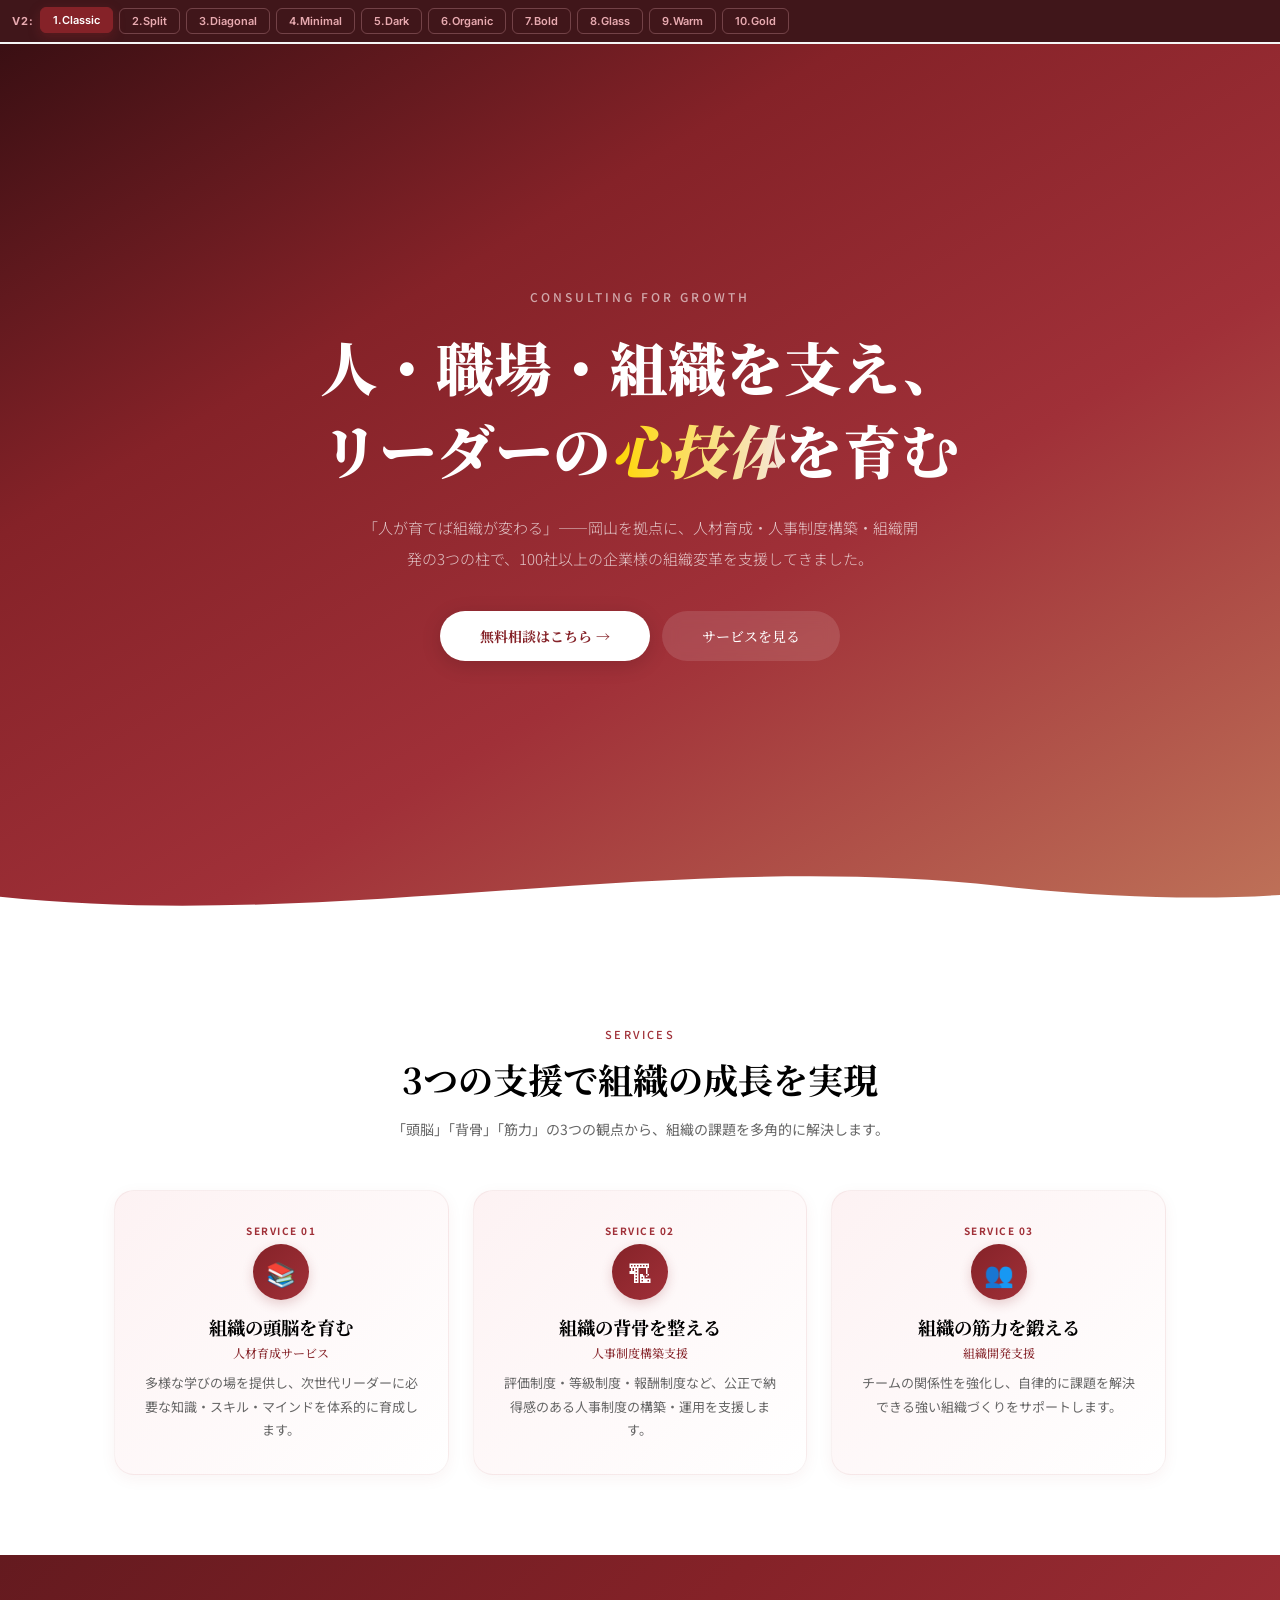
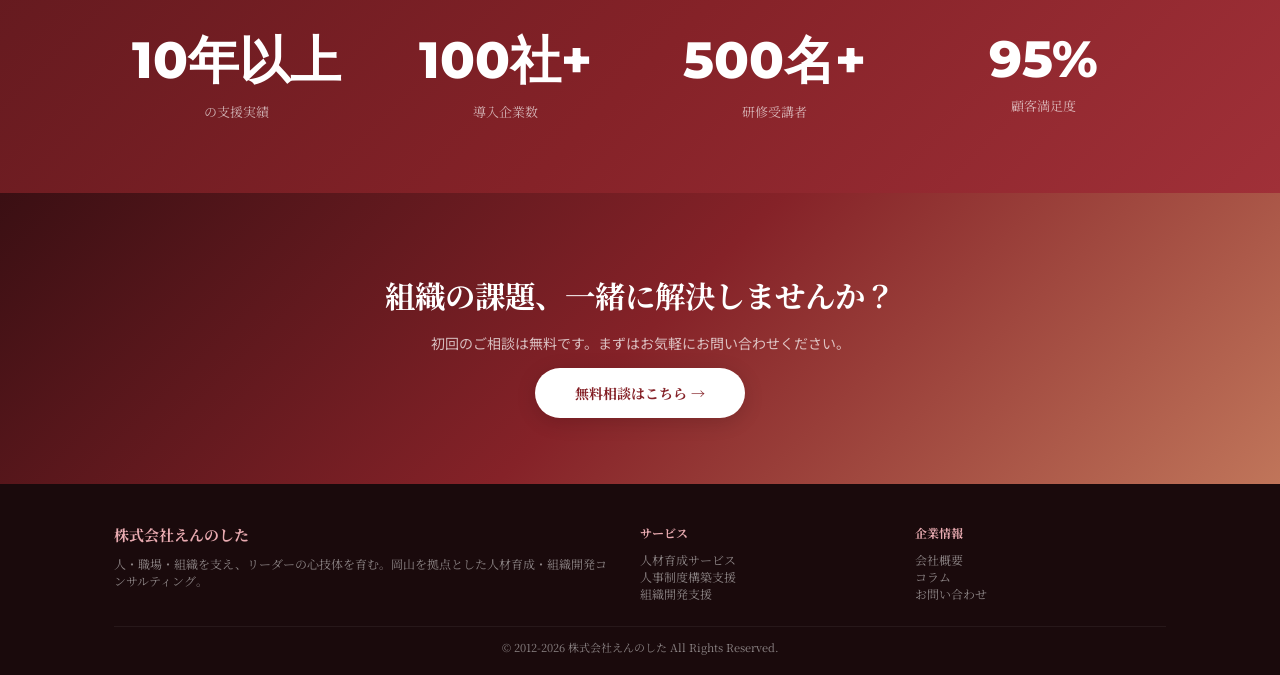
<file: design-v2.html>
<!DOCTYPE html>
<html lang="ja">
<head>
<meta charset="UTF-8">
<meta name="viewport" content="width=device-width, initial-scale=1.0">
<title>デザインバリエーション V2 — パターン6ベース 10種 — 株式会社えんのした</title>
<link rel="preconnect" href="https://fonts.googleapis.com">
<link rel="preconnect" href="https://fonts.gstatic.com" crossorigin>
<link href="https://fonts.googleapis.com/css2?family=Inter:wght@300;400;500;600;700;800&family=Montserrat:wght@300;400;500;600;700;800;900&family=Noto+Sans+JP:wght@300;400;500;600;700;800;900&family=Noto+Serif+JP:wght@400;500;600;700;900&family=Playfair+Display:ital,wght@0,400;0,700;0,900;1,400&family=Zen+Kaku+Gothic+New:wght@400;500;700&family=Zen+Old+Mincho:wght@400;700;900&family=Shippori+Mincho:wght@400;500;600;700;800&family=M+PLUS+1p:wght@300;400;500;700;800&display=swap" rel="stylesheet">
<style>
*,*::before,*::after{margin:0;padding:0;box-sizing:border-box}
html{scroll-behavior:smooth}
body{font-family:'Noto Sans JP',sans-serif;overflow-x:hidden;background:#f5f5f5}

/* ===== Selector Bar ===== */
.sel{position:fixed;top:0;left:0;right:0;z-index:9999;background:rgba(58,15,19,0.97);backdrop-filter:blur(12px);padding:8px 12px;display:flex;align-items:center;gap:6px;overflow-x:auto;-webkit-overflow-scrolling:touch}
.sel::-webkit-scrollbar{height:3px}
.sel::-webkit-scrollbar-thumb{background:rgba(255,255,255,0.3);border-radius:2px}
.sel .lb{color:#e8aab0;font-size:11px;font-weight:700;white-space:nowrap;letter-spacing:1px;font-family:'Inter',sans-serif}
.sel button{padding:5px 12px;border:1.5px solid rgba(232,170,176,0.3);border-radius:6px;font-size:11px;font-weight:600;cursor:pointer;white-space:nowrap;transition:all .25s;background:transparent;color:#e8aab0;font-family:'Inter',sans-serif}
.sel button:hover,.sel button.on{background:#852228;color:#fff;border-color:#852228;transform:translateY(-1px);box-shadow:0 4px 12px rgba(133,34,40,0.4)}

.pg{display:none;margin-top:44px}
.pg.on{display:block}

/* ===== Shared ===== */
.ctn{max-width:1100px;margin:0 auto;padding:0 24px;width:100%}
@keyframes fu{from{opacity:0;transform:translateY(28px)}to{opacity:1;transform:translateY(0)}}
@keyframes fi{from{opacity:0}to{opacity:1}}
@media(max-width:768px){
  .hg2{grid-template-columns:1fr!important}
  .sg3{grid-template-columns:1fr!important}
  .st4{grid-template-columns:repeat(2,1fr)!important}
  .fg3{grid-template-columns:1fr!important}
}
</style>
</head>
<body>

<nav class="sel">
<span class="lb">V2:</span>
<button class="on" onclick="sw(1)">1.Classic</button>
<button onclick="sw(2)">2.Split</button>
<button onclick="sw(3)">3.Diagonal</button>
<button onclick="sw(4)">4.Minimal</button>
<button onclick="sw(5)">5.Dark</button>
<button onclick="sw(6)">6.Organic</button>
<button onclick="sw(7)">7.Bold</button>
<button onclick="sw(8)">8.Glass</button>
<button onclick="sw(9)">9.Warm</button>
<button onclick="sw(10)">10.Gold</button>
</nav>

<!-- ===== V2-1: Gradient Classic (Pattern6原型) ===== -->
<div class="pg on" id="v1">
<style>
#v1{--p:#852228;--pd:#641a1f;--pl:#a03038;--acc:#c49a2a;font-family:'Noto Serif JP','Noto Sans JP',serif}
#v1 .hero{min-height:100vh;display:flex;align-items:center;justify-content:center;text-align:center;padding:100px 24px 140px;background:linear-gradient(150deg,#3a0f13 0%,#852228 30%,#a03038 60%,#c0755a 100%);position:relative;overflow:hidden}
#v1 .hero::before{content:'';position:absolute;bottom:-2px;left:0;right:0;height:100px;background:url("data:image/svg+xml,%3Csvg xmlns='http://www.w3.org/2000/svg' viewBox='0 0 1440 100'%3E%3Cpath fill='%23fff' d='M0,40C360,100,720,0,1080,40C1260,60,1380,50,1440,40L1440,100L0,100Z'/%3E%3C/svg%3E") no-repeat bottom/cover;pointer-events:none}
#v1 .hero .lbl{color:rgba(255,255,255,.6);font-size:12px;font-weight:500;letter-spacing:.25em;margin-bottom:20px;font-family:'Noto Sans JP',sans-serif}
#v1 .hero h1{color:#fff;font-size:clamp(2rem,5vw,3.6rem);font-weight:900;line-height:1.45;margin-bottom:20px}
#v1 .hero h1 em{background:linear-gradient(90deg,#ffd700,#f5e6dc);-webkit-background-clip:text;-webkit-text-fill-color:transparent;background-clip:text;font-style:italic}
#v1 .hero .dsc{color:rgba(255,255,255,.72);font-size:15px;line-height:2.1;max-width:560px;margin:0 auto 36px;font-family:'Noto Sans JP',sans-serif;font-weight:300}
#v1 .hero .btns{display:flex;gap:12px;justify-content:center;flex-wrap:wrap}
#v1 .b1{padding:15px 40px;background:#fff;color:#852228;border-radius:999px;font-weight:700;font-size:14px;text-decoration:none;transition:all .3s;box-shadow:0 4px 20px rgba(0,0,0,.15)}
#v1 .b1:hover{transform:translateY(-3px);box-shadow:0 8px 32px rgba(0,0,0,.25)}
#v1 .b2{padding:15px 40px;background:rgba(255,255,255,.12);color:#fff;border:none;border-radius:999px;font-weight:500;font-size:14px;text-decoration:none;transition:all .3s;backdrop-filter:blur(8px)}
#v1 .b2:hover{background:rgba(255,255,255,.22)}
#v1 .svc{padding:80px 0;background:#fff}
#v1 .shdr{text-align:center;margin-bottom:48px}
#v1 .shdr .sl{font-size:11px;font-weight:500;letter-spacing:.2em;text-transform:uppercase;color:var(--pl);margin-bottom:8px;font-family:'Noto Sans JP',sans-serif}
#v1 .shdr h2{font-size:clamp(1.5rem,3vw,2.2rem);font-weight:700;margin-bottom:12px}
#v1 .shdr .ln{width:60px;height:3px;background:linear-gradient(90deg,var(--pd),var(--pl),#c0755a);margin:12px auto;border-radius:2px}
#v1 .shdr p{color:#666;font-size:14px;max-width:520px;margin:0 auto;line-height:1.9;font-family:'Noto Sans JP',sans-serif}
#v1 .cd{background:linear-gradient(135deg,#fdf2f3,#fff);border-radius:20px;padding:32px 24px;text-align:center;border:1px solid rgba(133,34,40,.06);box-shadow:0 4px 16px rgba(133,34,40,.05);transition:all .3s}
#v1 .cd:hover{transform:translateY(-8px) scale(1.02);box-shadow:0 16px 40px rgba(133,34,40,.12)}
#v1 .cd .ic{width:56px;height:56px;border-radius:50%;background:linear-gradient(135deg,var(--p),var(--pl));color:#fff;display:inline-flex;align-items:center;justify-content:center;margin-bottom:14px;font-size:24px;box-shadow:0 4px 12px rgba(133,34,40,.2)}
#v1 .cd .nm{font-size:10px;font-weight:700;color:var(--pl);letter-spacing:.15em;margin-bottom:6px;display:block;font-family:'Noto Sans JP',sans-serif}
#v1 .cd h3{font-size:1.15rem;font-weight:700;margin-bottom:4px}
#v1 .cd .sb{font-size:12px;color:var(--p);font-weight:500;margin-bottom:10px}
#v1 .cd .tx{font-size:13px;color:#666;line-height:1.8;font-family:'Noto Sans JP',sans-serif}
#v1 .sts{padding:72px 0;background:linear-gradient(135deg,var(--pd),var(--p),var(--pl));color:#fff}
#v1 .sn{font-family:'Montserrat',sans-serif;font-size:clamp(2rem,5vw,3.2rem);font-weight:800;color:#fff}
#v1 .sl2{font-size:13px;color:rgba(255,255,255,.65);margin-top:6px}
#v1 .cta{background:linear-gradient(135deg,#3a0f13,var(--p),#c0755a);color:#fff;text-align:center;padding:80px 24px}
#v1 .cta h2{font-size:clamp(1.3rem,3vw,1.9rem);margin-bottom:16px}
#v1 .cta p{color:rgba(255,255,255,.7);margin-bottom:28px;max-width:480px;margin-left:auto;margin-right:auto;font-family:'Noto Sans JP',sans-serif;font-size:14px}
#v1 .ft{background:#1a0a0c;color:rgba(255,255,255,.5);padding:40px 24px 20px;font-size:12px}
#v1 .ft strong{color:#e8aab0;font-size:15px;display:block;margin-bottom:10px}
#v1 .ftc{text-align:center;margin-top:24px;padding-top:12px;border-top:1px solid rgba(255,255,255,.06);font-size:11px}
</style>
<section class="hero"><div class="ctn" style="position:relative;z-index:1"><p class="lbl">CONSULTING FOR GROWTH</p><h1>人・職場・組織を支え、<br>リーダーの<em>心技体</em>を育む</h1><p class="dsc">「人が育てば組織が変わる」――岡山を拠点に、人材育成・人事制度構築・組織開発の3つの柱で、100社以上の企業様の組織変革を支援してきました。</p><div class="btns"><a href="#" class="b1">無料相談はこちら →</a><a href="#" class="b2">サービスを見る</a></div></div></section>
<section class="svc"><div class="ctn"><div class="shdr"><p class="sl">Services</p><h2>3つの支援で組織の成長を実現</h2><span class="ln"></span><p>「頭脳」「背骨」「筋力」の3つの観点から、組織の課題を多角的に解決します。</p></div><div class="sg3" style="display:grid;grid-template-columns:repeat(3,1fr);gap:24px"><div class="cd"><span class="nm">SERVICE 01</span><div class="ic">&#x1F4DA;</div><h3>組織の頭脳を育む</h3><p class="sb">人材育成サービス</p><p class="tx">多様な学びの場を提供し、次世代リーダーに必要な知識・スキル・マインドを体系的に育成します。</p></div><div class="cd"><span class="nm">SERVICE 02</span><div class="ic">&#x1F3D7;</div><h3>組織の背骨を整える</h3><p class="sb">人事制度構築支援</p><p class="tx">評価制度・等級制度・報酬制度など、公正で納得感のある人事制度の構築・運用を支援します。</p></div><div class="cd"><span class="nm">SERVICE 03</span><div class="ic">&#x1F465;</div><h3>組織の筋力を鍛える</h3><p class="sb">組織開発支援</p><p class="tx">チームの関係性を強化し、自律的に課題を解決できる強い組織づくりをサポートします。</p></div></div></div></section>
<section class="sts"><div class="ctn"><div class="st4" style="display:grid;grid-template-columns:repeat(4,1fr);gap:24px;text-align:center"><div><div class="sn">10年以上</div><p class="sl2">の支援実績</p></div><div><div class="sn">100社+</div><p class="sl2">導入企業数</p></div><div><div class="sn">500名+</div><p class="sl2">研修受講者</p></div><div><div class="sn">95%</div><p class="sl2">顧客満足度</p></div></div></div></section>
<section class="cta"><h2>組織の課題、一緒に解決しませんか？</h2><p>初回のご相談は無料です。まずはお気軽にお問い合わせください。</p><a href="#" class="b1">無料相談はこちら →</a></section>
<footer class="ft"><div class="ctn"><div class="fg3" style="display:grid;grid-template-columns:2fr 1fr 1fr;gap:24px"><div><strong>株式会社えんのした</strong><p>人・職場・組織を支え、リーダーの心技体を育む。岡山を拠点とした人材育成・組織開発コンサルティング。</p></div><div><strong style="font-size:12px">サービス</strong><p>人材育成サービス<br>人事制度構築支援<br>組織開発支援</p></div><div><strong style="font-size:12px">企業情報</strong><p>会社概要<br>コラム<br>お問い合わせ</p></div></div><div class="ftc">© 2012-2026 株式会社えんのした All Rights Reserved.</div></div></footer>
</div>

<!-- ===== V2-2: Gradient Split (左右分割+ゴシック体) ===== -->
<div class="pg" id="v2">
<style>
#v2{font-family:'Zen Kaku Gothic New','Noto Sans JP',sans-serif}
#v2 .hero{min-height:100vh;display:grid;grid-template-columns:1fr 1fr;position:relative;overflow:hidden}
@media(max-width:768px){#v2 .hero{grid-template-columns:1fr}}
#v2 .hero .left{display:flex;align-items:center;padding:80px 48px;background:#fff}
#v2 .hero .right{background:linear-gradient(160deg,#3a0f13 0%,#852228 40%,#a03038 70%,#c0755a 100%);display:flex;align-items:center;justify-content:center;position:relative}
#v2 .hero .right::before{content:'心技体';position:absolute;font-family:'Noto Serif JP',serif;font-size:clamp(5rem,12vw,10rem);font-weight:900;color:rgba(255,255,255,.04);writing-mode:vertical-rl;letter-spacing:.4em}
#v2 .hero .lbl{font-size:11px;font-weight:700;letter-spacing:.2em;color:#852228;margin-bottom:16px;text-transform:uppercase}
#v2 .hero h1{font-size:clamp(1.7rem,3.5vw,2.8rem);font-weight:700;line-height:1.5;margin-bottom:20px;color:#1a1a2e}
#v2 .hero h1 em{color:#852228;font-style:normal;border-bottom:3px solid #852228}
#v2 .hero .dsc{font-size:14px;line-height:2;color:#555;margin-bottom:32px;max-width:440px}
#v2 .btns{display:flex;gap:10px;flex-wrap:wrap}
#v2 .b1{padding:13px 32px;background:#852228;color:#fff;border-radius:6px;font-weight:700;font-size:13px;text-decoration:none;transition:all .3s}
#v2 .b1:hover{background:#641a1f;transform:translateY(-2px);box-shadow:0 8px 24px rgba(133,34,40,.3)}
#v2 .b2{padding:13px 32px;background:transparent;color:#852228;border:2px solid #852228;border-radius:6px;font-weight:600;font-size:13px;text-decoration:none;transition:all .3s}
#v2 .b2:hover{background:#852228;color:#fff}
#v2 .svc{padding:80px 0;background:#fafafa}
#v2 .shdr{text-align:left;margin-bottom:48px}
#v2 .shdr .sl{font-size:11px;font-weight:700;letter-spacing:.2em;text-transform:uppercase;color:#852228;margin-bottom:8px}
#v2 .shdr h2{font-size:clamp(1.4rem,3vw,2rem);font-weight:700;color:#1a1a2e}
#v2 .shdr .ln{width:48px;height:3px;background:linear-gradient(90deg,#852228,#c0755a);margin:14px 0;border-radius:2px}
#v2 .shdr p{color:#666;font-size:14px;line-height:1.9}
#v2 .cd{background:#fff;border-radius:0;padding:28px 24px;text-align:left;border-left:4px solid #852228;box-shadow:0 1px 6px rgba(0,0,0,.04);transition:all .3s}
#v2 .cd:hover{transform:translateX(8px);box-shadow:0 4px 20px rgba(133,34,40,.08);border-left-width:6px}
#v2 .cd .ic{display:none}
#v2 .cd .nm{font-size:10px;font-weight:700;color:#a03038;letter-spacing:.18em;margin-bottom:10px;display:block}
#v2 .cd h3{font-size:1.05rem;font-weight:700;margin-bottom:3px;color:#1a1a2e}
#v2 .cd .sb{font-size:11px;color:#852228;font-weight:600;margin-bottom:10px}
#v2 .cd .tx{font-size:13px;color:#666;line-height:1.8}
#v2 .sts{padding:72px 0;background:linear-gradient(135deg,#641a1f,#852228);color:#fff}
#v2 .sn{font-family:'Montserrat',sans-serif;font-size:clamp(1.8rem,4vw,2.8rem);font-weight:800;color:#fff}
#v2 .sl2{font-size:12px;color:rgba(255,255,255,.6);margin-top:6px}
#v2 .cta{background:#fff;color:#1a1a2e;text-align:center;padding:72px 24px}
#v2 .cta h2{font-size:clamp(1.3rem,3vw,1.8rem);margin-bottom:14px;font-weight:700}
#v2 .cta p{color:#666;margin-bottom:28px;max-width:460px;margin-left:auto;margin-right:auto;font-size:14px}
#v2 .cta .b1{background:#852228;color:#fff;border-radius:6px}
#v2 .ft{background:#1a1a2e;color:rgba(255,255,255,.5);padding:40px 24px 20px;font-size:12px}
#v2 .ft strong{color:#e8aab0;font-size:14px;display:block;margin-bottom:10px}
#v2 .ftc{text-align:center;margin-top:24px;padding-top:12px;border-top:1px solid rgba(255,255,255,.06);font-size:11px}
</style>
<section class="hero"><div class="left"><div><p class="lbl">CONSULTING FOR GROWTH</p><h1>人・職場・組織を支え、<br>リーダーの<em>心技体</em>を育む</h1><p class="dsc">「人が育てば組織が変わる」――岡山を拠点に、100社以上の企業様の組織変革を支援してきました。</p><div class="btns"><a href="#" class="b1">無料相談はこちら →</a><a href="#" class="b2">サービスを見る</a></div></div></div><div class="right"></div></section>
<section class="svc"><div class="ctn"><div class="shdr"><p class="sl">Services</p><h2>3つの支援で組織の成長を実現</h2><span class="ln"></span><p>「頭脳」「背骨」「筋力」の3つの観点から、組織の課題を多角的に解決します。</p></div><div class="sg3" style="display:grid;grid-template-columns:repeat(3,1fr);gap:20px"><div class="cd"><span class="nm">SERVICE 01</span><h3>組織の頭脳を育む</h3><p class="sb">人材育成サービス</p><p class="tx">多様な学びの場を提供し、次世代リーダーに必要な知識・スキル・マインドを体系的に育成します。</p></div><div class="cd"><span class="nm">SERVICE 02</span><h3>組織の背骨を整える</h3><p class="sb">人事制度構築支援</p><p class="tx">評価制度・等級制度・報酬制度など、公正で納得感のある人事制度の構築・運用を支援します。</p></div><div class="cd"><span class="nm">SERVICE 03</span><h3>組織の筋力を鍛える</h3><p class="sb">組織開発支援</p><p class="tx">チームの関係性を強化し、自律的に課題を解決できる強い組織づくりをサポートします。</p></div></div></div></section>
<section class="sts"><div class="ctn"><div class="st4" style="display:grid;grid-template-columns:repeat(4,1fr);gap:24px;text-align:center"><div><div class="sn">10年以上</div><p class="sl2">の支援実績</p></div><div><div class="sn">100社+</div><p class="sl2">導入企業数</p></div><div><div class="sn">500名+</div><p class="sl2">研修受講者</p></div><div><div class="sn">95%</div><p class="sl2">顧客満足度</p></div></div></div></section>
<section class="cta"><h2>組織の課題、一緒に解決しませんか？</h2><p>初回のご相談は無料です。まずはお気軽にお問い合わせください。</p><a href="#" class="b1">無料相談はこちら →</a></section>
<footer class="ft"><div class="ctn"><div class="fg3" style="display:grid;grid-template-columns:2fr 1fr 1fr;gap:24px"><div><strong>株式会社えんのした</strong><p>岡山を拠点とした人材育成・組織開発コンサルティング。</p></div><div><strong style="font-size:12px">サービス</strong><p>人材育成 / 人事制度 / 組織開発</p></div><div><strong style="font-size:12px">企業情報</strong><p>会社概要 / コラム / お問い合わせ</p></div></div><div class="ftc">© 2012-2026 株式会社えんのした</div></div></footer>
</div>

<!-- ===== V2-3: Gradient Diagonal (斜めグラデ+大胆タイポ) ===== -->
<div class="pg" id="v3">
<style>
#v3{font-family:'M PLUS 1p','Noto Sans JP',sans-serif}
#v3 .hero{min-height:100vh;display:flex;align-items:center;justify-content:center;text-align:center;padding:100px 24px 140px;background:linear-gradient(45deg,#1a0a0c 0%,#3a0f13 20%,#852228 50%,#b85050 80%,#d4879c 100%);position:relative;overflow:hidden}
#v3 .hero::before{content:'';position:absolute;top:0;left:0;right:0;bottom:0;background:repeating-linear-gradient(45deg,transparent,transparent 60px,rgba(255,255,255,.015) 60px,rgba(255,255,255,.015) 120px)}
#v3 .hero::after{content:'';position:absolute;bottom:-2px;left:0;right:0;height:80px;background:url("data:image/svg+xml,%3Csvg xmlns='http://www.w3.org/2000/svg' viewBox='0 0 1440 80'%3E%3Cpath fill='%23f8f5f2' d='M0,0L48,8C96,16,192,32,288,40C384,48,480,48,576,40C672,32,768,16,864,16C960,16,1056,32,1152,40C1248,48,1344,48,1392,48L1440,48L1440,80L0,80Z'/%3E%3C/svg%3E") no-repeat bottom/cover}
#v3 .hero .lbl{font-size:12px;letter-spacing:.3em;color:rgba(255,255,255,.5);margin-bottom:20px;text-transform:uppercase;font-weight:500}
#v3 .hero h1{color:#fff;font-size:clamp(2.4rem,6vw,4.5rem);font-weight:800;line-height:1.3;margin-bottom:24px;letter-spacing:-.02em}
#v3 .hero h1 em{display:block;font-size:.5em;font-style:normal;font-weight:300;letter-spacing:.15em;color:rgba(255,255,255,.6);margin-top:12px}
#v3 .btns{display:flex;gap:12px;justify-content:center;flex-wrap:wrap}
#v3 .b1{padding:16px 44px;background:#fff;color:#852228;border-radius:4px;font-weight:800;font-size:14px;text-decoration:none;transition:all .3s;letter-spacing:.05em}
#v3 .b1:hover{transform:translateY(-3px);box-shadow:0 12px 40px rgba(0,0,0,.3)}
#v3 .b2{padding:16px 44px;background:transparent;color:#fff;border:2px solid rgba(255,255,255,.4);border-radius:4px;font-weight:500;font-size:14px;text-decoration:none;transition:all .3s}
#v3 .b2:hover{border-color:#fff;background:rgba(255,255,255,.1)}
#v3 .svc{padding:80px 0;background:#f8f5f2}
#v3 .shdr{text-align:center;margin-bottom:56px}
#v3 .shdr .sl{font-size:11px;font-weight:800;letter-spacing:.25em;text-transform:uppercase;color:#852228;margin-bottom:8px}
#v3 .shdr h2{font-size:clamp(1.5rem,3vw,2.2rem);font-weight:800;color:#1a1a2e;letter-spacing:-.01em}
#v3 .shdr .ln{width:80px;height:2px;background:linear-gradient(90deg,transparent,#852228,transparent);margin:16px auto;border-radius:2px}
#v3 .shdr p{color:#777;font-size:14px;line-height:1.9}
#v3 .cd{background:#fff;border-radius:16px;padding:36px 28px;text-align:center;box-shadow:0 2px 12px rgba(0,0,0,.04);transition:all .35s;position:relative;overflow:hidden}
#v3 .cd::before{content:'';position:absolute;top:0;left:0;right:0;height:4px;background:linear-gradient(90deg,#852228,#d4879c);transform:scaleX(0);transition:transform .35s;transform-origin:left}
#v3 .cd:hover{transform:translateY(-10px);box-shadow:0 20px 48px rgba(133,34,40,.1)}
#v3 .cd:hover::before{transform:scaleX(1)}
#v3 .cd .ic{width:60px;height:60px;border-radius:12px;background:linear-gradient(45deg,#852228,#b85050);color:#fff;display:inline-flex;align-items:center;justify-content:center;margin-bottom:16px;font-size:28px;transform:rotate(-5deg)}
#v3 .cd .nm{font-size:10px;font-weight:800;color:#b85050;letter-spacing:.15em;margin-bottom:8px;display:block}
#v3 .cd h3{font-size:1.1rem;font-weight:800;margin-bottom:4px;color:#1a1a2e}
#v3 .cd .sb{font-size:11px;color:#852228;font-weight:600;margin-bottom:10px}
#v3 .cd .tx{font-size:13px;color:#777;line-height:1.85}
#v3 .sts{padding:72px 0;background:linear-gradient(45deg,#3a0f13,#852228,#b85050);color:#fff}
#v3 .sn{font-family:'Montserrat',sans-serif;font-size:clamp(2rem,5vw,3rem);font-weight:800;color:#fff}
#v3 .sl2{font-size:12px;color:rgba(255,255,255,.6);margin-top:6px}
#v3 .cta{background:#f8f5f2;color:#1a1a2e;text-align:center;padding:80px 24px}
#v3 .cta h2{font-size:clamp(1.3rem,3vw,1.9rem);margin-bottom:14px;font-weight:800}
#v3 .cta p{color:#777;margin-bottom:28px;font-size:14px;max-width:480px;margin-left:auto;margin-right:auto}
#v3 .ft{background:#1a0a0c;color:rgba(255,255,255,.5);padding:40px 24px 20px;font-size:12px}
#v3 .ft strong{color:#d4879c;font-size:14px;display:block;margin-bottom:10px}
#v3 .ftc{text-align:center;margin-top:24px;padding-top:12px;border-top:1px solid rgba(255,255,255,.06);font-size:11px}
</style>
<section class="hero"><div class="ctn" style="position:relative;z-index:1"><p class="lbl">ENNO SHITA INC.</p><h1>心技体<em>CONSULTING FOR GROWTH — 人・職場・組織を支え、リーダーを育む</em></h1><div class="btns"><a href="#" class="b1">無料相談 →</a><a href="#" class="b2">サービスを見る</a></div></div></section>
<section class="svc"><div class="ctn"><div class="shdr"><p class="sl">Services</p><h2>3つの支援で組織の成長を実現</h2><span class="ln"></span></div><div class="sg3" style="display:grid;grid-template-columns:repeat(3,1fr);gap:24px"><div class="cd"><span class="nm">SERVICE 01</span><div class="ic">&#x1F4DA;</div><h3>組織の頭脳を育む</h3><p class="sb">人材育成サービス</p><p class="tx">次世代リーダーに必要な知識・スキル・マインドを体系的に育成します。</p></div><div class="cd"><span class="nm">SERVICE 02</span><div class="ic">&#x1F3D7;</div><h3>組織の背骨を整える</h3><p class="sb">人事制度構築支援</p><p class="tx">公正で納得感のある人事制度の構築・運用を支援します。</p></div><div class="cd"><span class="nm">SERVICE 03</span><div class="ic">&#x1F465;</div><h3>組織の筋力を鍛える</h3><p class="sb">組織開発支援</p><p class="tx">自律的に課題を解決できる強い組織づくりをサポートします。</p></div></div></div></section>
<section class="sts"><div class="ctn"><div class="st4" style="display:grid;grid-template-columns:repeat(4,1fr);gap:24px;text-align:center"><div><div class="sn">10年以上</div><p class="sl2">の支援実績</p></div><div><div class="sn">100社+</div><p class="sl2">導入企業数</p></div><div><div class="sn">500名+</div><p class="sl2">研修受講者</p></div><div><div class="sn">95%</div><p class="sl2">顧客満足度</p></div></div></div></section>
<section class="cta"><h2>組織の課題、一緒に解決しませんか？</h2><p>初回のご相談は無料です。まずはお気軽にお問い合わせください。</p><a href="#" class="b1">無料相談 →</a></section>
<footer class="ft"><div class="ctn"><div class="fg3" style="display:grid;grid-template-columns:2fr 1fr 1fr;gap:24px"><div><strong>株式会社えんのした</strong><p>岡山を拠点とした人材育成・組織開発コンサルティング。</p></div><div><strong style="font-size:12px">サービス</strong><p>人材育成 / 人事制度 / 組織開発</p></div><div><strong style="font-size:12px">企業情報</strong><p>会社概要 / コラム / お問い合わせ</p></div></div><div class="ftc">© 2012-2026 株式会社えんのした</div></div></footer>
</div>

<!-- ===== V2-4: Gradient Minimal (繊細グラデ+Inter+極薄カード) ===== -->
<div class="pg" id="v4">
<style>
#v4{font-family:'Inter','Noto Sans JP',sans-serif;color:#2d2d2d}
#v4 .hero{min-height:100vh;display:flex;align-items:center;justify-content:center;text-align:center;padding:100px 24px 140px;background:linear-gradient(180deg,#fff 0%,#fdf2f3 30%,#f5d6d9 70%,#e8aab0 100%);position:relative}
#v4 .hero::after{content:'';position:absolute;bottom:-2px;left:0;right:0;height:60px;background:url("data:image/svg+xml,%3Csvg xmlns='http://www.w3.org/2000/svg' viewBox='0 0 1440 60'%3E%3Cpath fill='%23ffffff' d='M0,30Q360,0,720,30Q1080,60,1440,30L1440,60L0,60Z'/%3E%3C/svg%3E") no-repeat bottom/cover}
#v4 .hero .lbl{font-size:11px;letter-spacing:.3em;color:#852228;margin-bottom:24px;font-weight:600;text-transform:uppercase}
#v4 .hero h1{color:#1a1a2e;font-size:clamp(1.8rem,4vw,3rem);font-weight:300;line-height:1.6;margin-bottom:20px;letter-spacing:.02em}
#v4 .hero h1 strong{font-weight:700;color:#852228}
#v4 .hero .dsc{font-size:14px;line-height:2;color:#666;margin:0 auto 36px;max-width:500px;font-weight:300}
#v4 .btns{display:flex;gap:10px;justify-content:center;flex-wrap:wrap}
#v4 .b1{padding:12px 36px;background:#852228;color:#fff;border-radius:999px;font-weight:600;font-size:13px;text-decoration:none;transition:all .3s;letter-spacing:.03em}
#v4 .b1:hover{background:#641a1f;transform:translateY(-2px);box-shadow:0 8px 24px rgba(133,34,40,.2)}
#v4 .b2{padding:12px 36px;background:transparent;color:#852228;border:1px solid rgba(133,34,40,.3);border-radius:999px;font-weight:500;font-size:13px;text-decoration:none;transition:all .3s}
#v4 .b2:hover{border-color:#852228;background:rgba(133,34,40,.04)}
#v4 .svc{padding:80px 0;background:#fff}
#v4 .shdr{text-align:center;margin-bottom:56px}
#v4 .shdr .sl{font-size:10px;font-weight:600;letter-spacing:.3em;text-transform:uppercase;color:#a03038;margin-bottom:10px}
#v4 .shdr h2{font-size:clamp(1.4rem,3vw,1.9rem);font-weight:300;color:#1a1a2e;letter-spacing:.02em}
#v4 .shdr h2 strong{font-weight:700}
#v4 .shdr .ln{width:1px;height:32px;background:linear-gradient(to bottom,#852228,transparent);margin:16px auto}
#v4 .shdr p{color:#888;font-size:13px;line-height:1.9;font-weight:300}
#v4 .cd{background:#fff;border-radius:24px;padding:36px 28px;text-align:center;border:1px solid rgba(0,0,0,.04);transition:all .4s}
#v4 .cd:hover{box-shadow:0 12px 36px rgba(133,34,40,.06);border-color:rgba(133,34,40,.08)}
#v4 .cd .ic{width:48px;height:48px;border-radius:50%;background:linear-gradient(180deg,#fdf2f3,#f5d6d9);color:#852228;display:inline-flex;align-items:center;justify-content:center;margin-bottom:16px;font-size:22px}
#v4 .cd .nm{font-size:9px;font-weight:600;color:#b85050;letter-spacing:.2em;margin-bottom:8px;display:block;text-transform:uppercase}
#v4 .cd h3{font-size:1rem;font-weight:600;margin-bottom:4px;color:#1a1a2e}
#v4 .cd .sb{font-size:11px;color:#a03038;font-weight:400;margin-bottom:10px}
#v4 .cd .tx{font-size:12.5px;color:#888;line-height:1.85;font-weight:300}
#v4 .sts{padding:64px 0;background:linear-gradient(180deg,#fff,#fdf2f3,#f5d6d9)}
#v4 .sn{font-family:'Montserrat','Inter',sans-serif;font-size:clamp(1.8rem,4vw,2.8rem);font-weight:300;color:#852228}
#v4 .sn strong{font-weight:700}
#v4 .sl2{font-size:12px;color:#999;margin-top:6px;font-weight:300}
#v4 .cta{background:#fff;text-align:center;padding:72px 24px}
#v4 .cta h2{font-size:clamp(1.2rem,3vw,1.7rem);font-weight:300;margin-bottom:14px;color:#1a1a2e}
#v4 .cta h2 strong{font-weight:700}
#v4 .cta p{color:#888;margin-bottom:28px;font-size:13px;max-width:440px;margin-left:auto;margin-right:auto;font-weight:300}
#v4 .ft{background:#f8f5f2;color:#999;padding:40px 24px 20px;font-size:12px;font-weight:300}
#v4 .ft strong{color:#852228;font-size:13px;display:block;margin-bottom:10px;font-weight:600}
#v4 .ftc{text-align:center;margin-top:24px;padding-top:12px;border-top:1px solid rgba(0,0,0,.05);font-size:11px}
</style>
<section class="hero"><div class="ctn" style="position:relative;z-index:1"><p class="lbl">ENNO SHITA</p><h1>人・職場・組織を支え、<br>リーダーの<strong>心技体</strong>を育む</h1><p class="dsc">岡山を拠点に、人材育成・人事制度構築・組織開発の3つの柱で、100社以上の企業様の組織変革を支援してきました。</p><div class="btns"><a href="#" class="b1">無料相談はこちら</a><a href="#" class="b2">サービスを見る</a></div></div></section>
<section class="svc"><div class="ctn"><div class="shdr"><p class="sl">Services</p><h2>3つの支援で<strong>組織の成長</strong>を実現</h2><span class="ln"></span></div><div class="sg3" style="display:grid;grid-template-columns:repeat(3,1fr);gap:28px"><div class="cd"><span class="nm">Service 01</span><div class="ic">&#x1F4DA;</div><h3>組織の頭脳を育む</h3><p class="sb">人材育成サービス</p><p class="tx">次世代リーダーに必要な知識・スキル・マインドを体系的に育成します。</p></div><div class="cd"><span class="nm">Service 02</span><div class="ic">&#x1F3D7;</div><h3>組織の背骨を整える</h3><p class="sb">人事制度構築支援</p><p class="tx">公正で納得感のある人事制度の構築・運用を支援します。</p></div><div class="cd"><span class="nm">Service 03</span><div class="ic">&#x1F465;</div><h3>組織の筋力を鍛える</h3><p class="sb">組織開発支援</p><p class="tx">自律的に課題を解決できる強い組織づくりをサポートします。</p></div></div></div></section>
<section class="sts"><div class="ctn"><div class="st4" style="display:grid;grid-template-columns:repeat(4,1fr);gap:24px;text-align:center"><div><div class="sn"><strong>10</strong>年以上</div><p class="sl2">の支援実績</p></div><div><div class="sn"><strong>100</strong>社+</div><p class="sl2">導入企業数</p></div><div><div class="sn"><strong>500</strong>名+</div><p class="sl2">研修受講者</p></div><div><div class="sn"><strong>95</strong>%</div><p class="sl2">顧客満足度</p></div></div></div></section>
<section class="cta"><h2>組織の課題、<strong>一緒に解決</strong>しませんか？</h2><p>初回のご相談は無料です。まずはお気軽にお問い合わせください。</p><a href="#" class="b1">無料相談はこちら</a></section>
<footer class="ft"><div class="ctn"><div class="fg3" style="display:grid;grid-template-columns:2fr 1fr 1fr;gap:24px"><div><strong>株式会社えんのした</strong><p>岡山を拠点とした人材育成・組織開発コンサルティング。</p></div><div><strong>サービス</strong><p>人材育成 / 人事制度 / 組織開発</p></div><div><strong>企業情報</strong><p>会社概要 / コラム / お問い合わせ</p></div></div><div class="ftc">© 2012-2026 株式会社えんのした</div></div></footer>
</div>

<!-- ===== V2-5: Gradient Dark (ダーク+えんじ→黒) ===== -->
<div class="pg" id="v5">
<style>
#v5{font-family:'Montserrat','Noto Sans JP',sans-serif;color:#e0e0e0}
#v5 .hero{min-height:100vh;display:flex;align-items:center;justify-content:center;text-align:center;padding:100px 24px 140px;background:linear-gradient(160deg,#0d0d0d 0%,#1a0a0c 25%,#3a0f13 50%,#852228 80%,#641a1f 100%);position:relative;overflow:hidden}
#v5 .hero::before{content:'';position:absolute;inset:0;background:radial-gradient(circle at 70% 40%,rgba(133,34,40,.15),transparent 60%)}
#v5 .hero::after{content:'';position:absolute;bottom:-2px;left:0;right:0;height:80px;background:url("data:image/svg+xml,%3Csvg xmlns='http://www.w3.org/2000/svg' viewBox='0 0 1440 80'%3E%3Cpath fill='%230d0d0d' d='M0,40C480,80,960,0,1440,40L1440,80L0,80Z'/%3E%3C/svg%3E") no-repeat bottom/cover}
#v5 .hero .lbl{font-size:11px;letter-spacing:.4em;color:rgba(232,170,176,.5);margin-bottom:20px;font-weight:500;text-transform:uppercase}
#v5 .hero h1{color:#fff;font-size:clamp(2rem,5vw,3.5rem);font-weight:800;line-height:1.4;margin-bottom:20px;letter-spacing:.02em}
#v5 .hero h1 em{font-style:normal;color:#e8aab0;text-shadow:0 0 40px rgba(232,170,176,.3)}
#v5 .hero .dsc{font-size:14px;line-height:2;color:rgba(255,255,255,.5);margin:0 auto 36px;max-width:540px;font-weight:300}
#v5 .btns{display:flex;gap:12px;justify-content:center;flex-wrap:wrap}
#v5 .b1{padding:14px 40px;background:linear-gradient(135deg,#852228,#a03038);color:#fff;border-radius:8px;font-weight:700;font-size:13px;text-decoration:none;transition:all .3s;letter-spacing:.05em;box-shadow:0 4px 20px rgba(133,34,40,.4)}
#v5 .b1:hover{transform:translateY(-3px);box-shadow:0 12px 36px rgba(133,34,40,.5)}
#v5 .b2{padding:14px 40px;background:transparent;color:#e8aab0;border:1px solid rgba(232,170,176,.25);border-radius:8px;font-weight:500;font-size:13px;text-decoration:none;transition:all .3s}
#v5 .b2:hover{border-color:#e8aab0;background:rgba(232,170,176,.08)}
#v5 .svc{padding:80px 0;background:#0d0d0d}
#v5 .shdr{text-align:center;margin-bottom:48px}
#v5 .shdr .sl{font-size:10px;font-weight:700;letter-spacing:.3em;text-transform:uppercase;color:#e8aab0;margin-bottom:8px}
#v5 .shdr h2{font-size:clamp(1.4rem,3vw,2rem);font-weight:700;color:#fff}
#v5 .shdr .ln{width:48px;height:2px;background:linear-gradient(90deg,#852228,#e8aab0);margin:14px auto;border-radius:2px}
#v5 .shdr p{color:rgba(255,255,255,.4);font-size:13px;line-height:1.9;font-weight:300}
#v5 .cd{background:linear-gradient(135deg,rgba(133,34,40,.08),rgba(255,255,255,.02));border-radius:12px;padding:32px 24px;text-align:center;border:1px solid rgba(232,170,176,.08);backdrop-filter:blur(4px);transition:all .35s}
#v5 .cd:hover{transform:translateY(-6px);border-color:rgba(232,170,176,.2);box-shadow:0 16px 40px rgba(0,0,0,.3)}
#v5 .cd .ic{width:52px;height:52px;border-radius:10px;background:linear-gradient(135deg,#852228,#3a0f13);color:#e8aab0;display:inline-flex;align-items:center;justify-content:center;margin-bottom:14px;font-size:24px;border:1px solid rgba(232,170,176,.1)}
#v5 .cd .nm{font-size:9px;font-weight:700;color:#e8aab0;letter-spacing:.2em;margin-bottom:8px;display:block}
#v5 .cd h3{font-size:1.05rem;font-weight:700;color:#fff;margin-bottom:4px}
#v5 .cd .sb{font-size:11px;color:#d4879c;font-weight:500;margin-bottom:10px}
#v5 .cd .tx{font-size:12.5px;color:rgba(255,255,255,.45);line-height:1.85;font-weight:300;font-family:'Noto Sans JP',sans-serif}
#v5 .sts{padding:72px 0;background:linear-gradient(135deg,#1a0a0c,#3a0f13)}
#v5 .sn{font-size:clamp(2rem,5vw,3rem);font-weight:800;color:#e8aab0}
#v5 .sl2{font-size:12px;color:rgba(255,255,255,.35);margin-top:6px}
#v5 .cta{background:#0d0d0d;text-align:center;padding:72px 24px;border-top:1px solid rgba(232,170,176,.06)}
#v5 .cta h2{font-size:clamp(1.3rem,3vw,1.8rem);font-weight:700;color:#fff;margin-bottom:14px}
#v5 .cta p{color:rgba(255,255,255,.4);margin-bottom:28px;font-size:13px;max-width:440px;margin-left:auto;margin-right:auto;font-weight:300}
#v5 .ft{background:#060606;color:rgba(255,255,255,.3);padding:40px 24px 20px;font-size:12px}
#v5 .ft strong{color:#e8aab0;font-size:13px;display:block;margin-bottom:10px}
#v5 .ftc{text-align:center;margin-top:24px;padding-top:12px;border-top:1px solid rgba(255,255,255,.04);font-size:11px}
</style>
<section class="hero"><div class="ctn" style="position:relative;z-index:1"><p class="lbl">ENNO SHITA INC.</p><h1>リーダーの<em>心技体</em>を育み、<br>組織の未来を切り拓く</h1><p class="dsc">岡山を拠点に、人材育成・人事制度構築・組織開発で100社以上の組織変革を支援。</p><div class="btns"><a href="#" class="b1">無料相談はこちら →</a><a href="#" class="b2">サービスを見る</a></div></div></section>
<section class="svc"><div class="ctn"><div class="shdr"><p class="sl">Services</p><h2>3つの支援で組織の成長を実現</h2><span class="ln"></span></div><div class="sg3" style="display:grid;grid-template-columns:repeat(3,1fr);gap:24px"><div class="cd"><span class="nm">SERVICE 01</span><div class="ic">&#x1F4DA;</div><h3>組織の頭脳を育む</h3><p class="sb">人材育成サービス</p><p class="tx">次世代リーダーに必要な知識・スキル・マインドを体系的に育成します。</p></div><div class="cd"><span class="nm">SERVICE 02</span><div class="ic">&#x1F3D7;</div><h3>組織の背骨を整える</h3><p class="sb">人事制度構築支援</p><p class="tx">公正で納得感のある人事制度の構築・運用を支援します。</p></div><div class="cd"><span class="nm">SERVICE 03</span><div class="ic">&#x1F465;</div><h3>組織の筋力を鍛える</h3><p class="sb">組織開発支援</p><p class="tx">自律的に課題を解決できる強い組織づくりをサポートします。</p></div></div></div></section>
<section class="sts"><div class="ctn"><div class="st4" style="display:grid;grid-template-columns:repeat(4,1fr);gap:24px;text-align:center"><div><div class="sn">10年以上</div><p class="sl2">の支援実績</p></div><div><div class="sn">100社+</div><p class="sl2">導入企業数</p></div><div><div class="sn">500名+</div><p class="sl2">研修受講者</p></div><div><div class="sn">95%</div><p class="sl2">顧客満足度</p></div></div></div></section>
<section class="cta"><h2>組織の課題、一緒に解決しませんか？</h2><p>初回のご相談は無料です。まずはお気軽にお問い合わせください。</p><a href="#" class="b1">無料相談はこちら →</a></section>
<footer class="ft"><div class="ctn"><div class="fg3" style="display:grid;grid-template-columns:2fr 1fr 1fr;gap:24px"><div><strong>株式会社えんのした</strong><p>岡山を拠点とした人材育成・組織開発コンサルティング。</p></div><div><strong>サービス</strong><p>人材育成 / 人事制度 / 組織開発</p></div><div><strong>企業情報</strong><p>会社概要 / コラム / お問い合わせ</p></div></div><div class="ftc">© 2012-2026 株式会社えんのした</div></div></footer>
</div>

<!-- ===== V2-6: Gradient Organic (有機的曲線+えんじ→ローズ+丸み) ===== -->
<div class="pg" id="v6">
<style>
#v6{font-family:'Shippori Mincho','Noto Sans JP',serif}
#v6 .hero{min-height:100vh;display:flex;align-items:center;justify-content:center;text-align:center;padding:100px 24px 160px;background:linear-gradient(135deg,#852228 0%,#a03038 25%,#c4606a 50%,#d4879c 75%,#f0c4cc 100%);position:relative;overflow:hidden}
#v6 .hero::before{content:'';position:absolute;width:600px;height:600px;border-radius:50%;background:radial-gradient(circle,rgba(255,255,255,.08),transparent 70%);top:-100px;right:-100px}
#v6 .hero::after{content:'';position:absolute;bottom:-2px;left:0;right:0;height:120px;background:url("data:image/svg+xml,%3Csvg xmlns='http://www.w3.org/2000/svg' viewBox='0 0 1440 120'%3E%3Cpath fill='%23fffaf8' d='M0,60C240,120,480,20,720,60C960,100,1200,20,1440,60L1440,120L0,120Z'/%3E%3C/svg%3E") no-repeat bottom/cover}
#v6 .hero .lbl{font-size:12px;letter-spacing:.2em;color:rgba(255,255,255,.6);margin-bottom:20px;font-family:'Noto Sans JP',sans-serif;font-weight:400}
#v6 .hero h1{color:#fff;font-size:clamp(2rem,5vw,3.4rem);font-weight:700;line-height:1.55;margin-bottom:24px}
#v6 .hero h1 em{font-style:italic;position:relative}
#v6 .hero h1 em::after{content:'';position:absolute;bottom:2px;left:0;right:0;height:8px;background:rgba(255,255,255,.2);border-radius:4px;z-index:-1}
#v6 .hero .dsc{font-size:15px;line-height:2.1;color:rgba(255,255,255,.7);margin:0 auto 36px;max-width:520px;font-family:'Noto Sans JP',sans-serif;font-weight:300}
#v6 .btns{display:flex;gap:12px;justify-content:center;flex-wrap:wrap}
#v6 .b1{padding:14px 40px;background:#fff;color:#852228;border-radius:999px;font-weight:700;font-size:14px;text-decoration:none;transition:all .3s;font-family:'Noto Sans JP',sans-serif}
#v6 .b1:hover{transform:translateY(-3px) scale(1.02);box-shadow:0 12px 36px rgba(0,0,0,.15)}
#v6 .b2{padding:14px 40px;background:rgba(255,255,255,.15);color:#fff;border-radius:999px;font-weight:500;font-size:14px;text-decoration:none;transition:all .3s;font-family:'Noto Sans JP',sans-serif;backdrop-filter:blur(6px)}
#v6 .b2:hover{background:rgba(255,255,255,.25)}
#v6 .svc{padding:80px 0;background:#fffaf8}
#v6 .shdr{text-align:center;margin-bottom:56px}
#v6 .shdr .sl{font-size:11px;font-weight:500;letter-spacing:.2em;color:#c4606a;margin-bottom:8px;font-family:'Noto Sans JP',sans-serif}
#v6 .shdr h2{font-size:clamp(1.5rem,3vw,2.2rem);font-weight:700;color:#3a0f13}
#v6 .shdr .ln{width:60px;height:2px;background:linear-gradient(90deg,#d4879c,#852228,#d4879c);margin:16px auto;border-radius:1px}
#v6 .shdr p{color:#888;font-size:14px;line-height:1.9;font-family:'Noto Sans JP',sans-serif;font-weight:300}
#v6 .cd{background:#fff;border-radius:32px;padding:36px 28px;text-align:center;box-shadow:0 4px 20px rgba(133,34,40,.04);transition:all .4s;position:relative;overflow:hidden}
#v6 .cd::before{content:'';position:absolute;inset:0;border-radius:32px;padding:2px;background:linear-gradient(135deg,#f0c4cc,transparent,#d4879c);-webkit-mask:linear-gradient(#fff 0 0) content-box,linear-gradient(#fff 0 0);-webkit-mask-composite:xor;mask-composite:exclude;opacity:0;transition:opacity .4s}
#v6 .cd:hover{transform:translateY(-8px) rotate(-1deg);box-shadow:0 20px 48px rgba(133,34,40,.08)}
#v6 .cd:hover::before{opacity:1}
#v6 .cd .ic{width:64px;height:64px;border-radius:50%;background:linear-gradient(135deg,#f0c4cc,#d4879c);color:#852228;display:inline-flex;align-items:center;justify-content:center;margin-bottom:16px;font-size:28px}
#v6 .cd .nm{font-size:10px;font-weight:500;color:#c4606a;letter-spacing:.15em;margin-bottom:8px;display:block;font-family:'Noto Sans JP',sans-serif}
#v6 .cd h3{font-size:1.15rem;font-weight:700;margin-bottom:4px;color:#3a0f13}
#v6 .cd .sb{font-size:11px;color:#a03038;margin-bottom:10px;font-family:'Noto Sans JP',sans-serif}
#v6 .cd .tx{font-size:13px;color:#888;line-height:1.85;font-family:'Noto Sans JP',sans-serif;font-weight:300}
#v6 .sts{padding:72px 0;background:linear-gradient(135deg,#852228,#c4606a,#d4879c);color:#fff}
#v6 .sn{font-family:'Montserrat',sans-serif;font-size:clamp(2rem,5vw,3rem);font-weight:800;color:#fff}
#v6 .sl2{font-size:12px;color:rgba(255,255,255,.6);margin-top:6px;font-family:'Noto Sans JP',sans-serif}
#v6 .cta{background:linear-gradient(180deg,#fffaf8,#fdf2f3);text-align:center;padding:80px 24px}
#v6 .cta h2{font-size:clamp(1.3rem,3vw,1.9rem);font-weight:700;color:#3a0f13;margin-bottom:14px}
#v6 .cta p{color:#888;margin-bottom:28px;font-size:14px;max-width:480px;margin-left:auto;margin-right:auto;font-family:'Noto Sans JP',sans-serif;font-weight:300}
#v6 .ft{background:#3a0f13;color:rgba(255,255,255,.5);padding:40px 24px 20px;font-size:12px;font-family:'Noto Sans JP',sans-serif}
#v6 .ft strong{color:#f0c4cc;font-size:14px;display:block;margin-bottom:10px}
#v6 .ftc{text-align:center;margin-top:24px;padding-top:12px;border-top:1px solid rgba(255,255,255,.06);font-size:11px}
</style>
<section class="hero"><div class="ctn" style="position:relative;z-index:1"><p class="lbl">株式会社えんのした</p><h1>人・職場・組織を支え、<br>リーダーの<em>心技体</em>を育む</h1><p class="dsc">「人が育てば組織が変わる」——岡山を拠点に、100社以上の企業様の組織変革を支援してきました。</p><div class="btns"><a href="#" class="b1">無料相談はこちら →</a><a href="#" class="b2">サービスを見る</a></div></div></section>
<section class="svc"><div class="ctn"><div class="shdr"><p class="sl">Services</p><h2>3つの支援で組織の成長を実現</h2><span class="ln"></span></div><div class="sg3" style="display:grid;grid-template-columns:repeat(3,1fr);gap:28px"><div class="cd"><span class="nm">SERVICE 01</span><div class="ic">&#x1F4DA;</div><h3>組織の頭脳を育む</h3><p class="sb">人材育成サービス</p><p class="tx">多様な学びの場を提供し、次世代リーダーに必要な知識・スキル・マインドを体系的に育成します。</p></div><div class="cd"><span class="nm">SERVICE 02</span><div class="ic">&#x1F3D7;</div><h3>組織の背骨を整える</h3><p class="sb">人事制度構築支援</p><p class="tx">評価制度・等級制度・報酬制度など、公正で納得感のある人事制度の構築・運用を支援します。</p></div><div class="cd"><span class="nm">SERVICE 03</span><div class="ic">&#x1F465;</div><h3>組織の筋力を鍛える</h3><p class="sb">組織開発支援</p><p class="tx">チームの関係性を強化し、自律的に課題を解決できる強い組織づくりをサポートします。</p></div></div></div></section>
<section class="sts"><div class="ctn"><div class="st4" style="display:grid;grid-template-columns:repeat(4,1fr);gap:24px;text-align:center"><div><div class="sn">10年以上</div><p class="sl2">の支援実績</p></div><div><div class="sn">100社+</div><p class="sl2">導入企業数</p></div><div><div class="sn">500名+</div><p class="sl2">研修受講者</p></div><div><div class="sn">95%</div><p class="sl2">顧客満足度</p></div></div></div></section>
<section class="cta"><h2>組織の課題、一緒に解決しませんか？</h2><p>初回のご相談は無料です。お気軽にお問い合わせください。</p><a href="#" class="b1">無料相談はこちら →</a></section>
<footer class="ft"><div class="ctn"><div class="fg3" style="display:grid;grid-template-columns:2fr 1fr 1fr;gap:24px"><div><strong>株式会社えんのした</strong><p>岡山を拠点とした人材育成・組織開発コンサルティング。</p></div><div><strong style="font-size:12px">サービス</strong><p>人材育成 / 人事制度 / 組織開発</p></div><div><strong style="font-size:12px">企業情報</strong><p>会社概要 / コラム / お問い合わせ</p></div></div><div class="ftc">© 2012-2026 株式会社えんのした</div></div></footer>
</div>

<!-- ===== V2-7: Gradient Bold (大胆+太字+角ばったカード) ===== -->
<div class="pg" id="v7">
<style>
#v7{font-family:'Noto Sans JP',sans-serif}
#v7 .hero{min-height:100vh;display:flex;align-items:center;justify-content:center;text-align:left;padding:100px 24px;background:linear-gradient(135deg,#852228 0%,#641a1f 40%,#3a0f13 100%);position:relative;overflow:hidden}
#v7 .hero::before{content:'えんのした';position:absolute;right:-5%;top:50%;transform:translateY(-50%);font-size:clamp(6rem,15vw,14rem);font-weight:900;color:rgba(255,255,255,.025);letter-spacing:-.05em;white-space:nowrap}
#v7 .hero::after{content:'';position:absolute;bottom:0;left:0;right:0;height:8px;background:linear-gradient(90deg,#852228,#c49a2a,#852228)}
#v7 .hero .lbl{display:inline-block;font-size:11px;font-weight:800;letter-spacing:.15em;color:#fff;padding:6px 16px;background:rgba(255,255,255,.1);margin-bottom:20px;text-transform:uppercase}
#v7 .hero h1{color:#fff;font-size:clamp(2.2rem,6vw,4rem);font-weight:900;line-height:1.3;margin-bottom:20px}
#v7 .hero h1 em{font-style:normal;color:#c49a2a}
#v7 .hero .dsc{font-size:14px;line-height:2;color:rgba(255,255,255,.55);margin-bottom:36px;max-width:520px;font-weight:300}
#v7 .btns{display:flex;gap:12px;flex-wrap:wrap}
#v7 .b1{padding:16px 44px;background:#c49a2a;color:#3a0f13;border-radius:0;font-weight:800;font-size:14px;text-decoration:none;transition:all .3s;letter-spacing:.05em}
#v7 .b1:hover{background:#d4aa3a;transform:translateY(-3px);box-shadow:0 8px 24px rgba(196,154,42,.4)}
#v7 .b2{padding:16px 44px;background:transparent;color:#fff;border:2px solid rgba(255,255,255,.3);border-radius:0;font-weight:600;font-size:14px;text-decoration:none;transition:all .3s}
#v7 .b2:hover{border-color:#fff;background:rgba(255,255,255,.06)}
#v7 .svc{padding:80px 0;background:#f5f3f0}
#v7 .shdr{text-align:left;margin-bottom:48px}
#v7 .shdr .sl{font-size:11px;font-weight:800;letter-spacing:.2em;text-transform:uppercase;color:#852228;margin-bottom:8px}
#v7 .shdr h2{font-size:clamp(1.6rem,3.5vw,2.4rem);font-weight:900;color:#1a1a2e}
#v7 .shdr .ln{width:48px;height:4px;background:#852228;margin:14px 0}
#v7 .cd{background:#fff;border-radius:0;padding:32px 24px;text-align:left;box-shadow:0 2px 8px rgba(0,0,0,.04);transition:all .3s;border-bottom:4px solid transparent}
#v7 .cd:hover{transform:translateY(-8px);box-shadow:0 16px 40px rgba(0,0,0,.08);border-bottom-color:#852228}
#v7 .cd .ic{width:56px;height:56px;border-radius:0;background:#852228;color:#fff;display:inline-flex;align-items:center;justify-content:center;margin-bottom:16px;font-size:24px}
#v7 .cd .nm{font-size:10px;font-weight:800;color:#852228;letter-spacing:.15em;margin-bottom:8px;display:block}
#v7 .cd h3{font-size:1.15rem;font-weight:800;margin-bottom:4px;color:#1a1a2e}
#v7 .cd .sb{font-size:11px;color:#a03038;font-weight:600;margin-bottom:10px}
#v7 .cd .tx{font-size:13px;color:#666;line-height:1.85;font-weight:400}
#v7 .sts{padding:72px 0;background:#852228;color:#fff}
#v7 .sn{font-family:'Montserrat',sans-serif;font-size:clamp(2.2rem,5vw,3.2rem);font-weight:900;color:#fff}
#v7 .sl2{font-size:12px;color:rgba(255,255,255,.55);margin-top:6px}
#v7 .cta{background:#3a0f13;color:#fff;text-align:center;padding:80px 24px}
#v7 .cta h2{font-size:clamp(1.4rem,3vw,2rem);font-weight:900;margin-bottom:14px}
#v7 .cta p{color:rgba(255,255,255,.5);margin-bottom:28px;font-size:14px;max-width:460px;margin-left:auto;margin-right:auto;font-weight:300}
#v7 .ft{background:#1a0a0c;color:rgba(255,255,255,.4);padding:40px 24px 20px;font-size:12px}
#v7 .ft strong{color:#c49a2a;font-size:14px;display:block;margin-bottom:10px}
#v7 .ftc{text-align:center;margin-top:24px;padding-top:12px;border-top:1px solid rgba(255,255,255,.06);font-size:11px}
</style>
<section class="hero"><div class="ctn" style="max-width:800px;position:relative;z-index:1"><p class="lbl">CONSULTING FOR GROWTH</p><h1>心技体<em>。</em><br>リーダーを育て、<br>組織を変える。</h1><p class="dsc">「人が育てば組織が変わる」——岡山を拠点に、100社以上の組織変革を支援。</p><div class="btns"><a href="#" class="b1">無料相談 →</a><a href="#" class="b2">サービスを見る</a></div></div></section>
<section class="svc"><div class="ctn"><div class="shdr"><p class="sl">Services</p><h2>3つの支援で組織を変える</h2><span class="ln"></span></div><div class="sg3" style="display:grid;grid-template-columns:repeat(3,1fr);gap:24px"><div class="cd"><span class="nm">SERVICE 01</span><div class="ic">&#x1F4DA;</div><h3>組織の頭脳を育む</h3><p class="sb">人材育成サービス</p><p class="tx">次世代リーダーに必要な知識・スキル・マインドを体系的に育成します。</p></div><div class="cd"><span class="nm">SERVICE 02</span><div class="ic">&#x1F3D7;</div><h3>組織の背骨を整える</h3><p class="sb">人事制度構築支援</p><p class="tx">公正で納得感のある人事制度の構築・運用を支援します。</p></div><div class="cd"><span class="nm">SERVICE 03</span><div class="ic">&#x1F465;</div><h3>組織の筋力を鍛える</h3><p class="sb">組織開発支援</p><p class="tx">自律的に課題を解決できる強い組織づくりをサポートします。</p></div></div></div></section>
<section class="sts"><div class="ctn"><div class="st4" style="display:grid;grid-template-columns:repeat(4,1fr);gap:24px;text-align:center"><div><div class="sn">10年以上</div><p class="sl2">の支援実績</p></div><div><div class="sn">100社+</div><p class="sl2">導入企業数</p></div><div><div class="sn">500名+</div><p class="sl2">研修受講者</p></div><div><div class="sn">95%</div><p class="sl2">顧客満足度</p></div></div></div></section>
<section class="cta"><h2>組織の課題、一緒に解決しませんか？</h2><p>初回のご相談は無料です。まずはお気軽にお問い合わせください。</p><a href="#" class="b1">無料相談 →</a></section>
<footer class="ft"><div class="ctn"><div class="fg3" style="display:grid;grid-template-columns:2fr 1fr 1fr;gap:24px"><div><strong>株式会社えんのした</strong><p>岡山を拠点とした人材育成・組織開発コンサルティング。</p></div><div><strong style="font-size:12px">サービス</strong><p>人材育成 / 人事制度 / 組織開発</p></div><div><strong style="font-size:12px">企業情報</strong><p>会社概要 / コラム / お問い合わせ</p></div></div><div class="ftc">© 2012-2026 株式会社えんのした</div></div></footer>
</div>

<!-- ===== V2-8: Gradient Glass (フロストガラス+多層グラデ) ===== -->
<div class="pg" id="v8">
<style>
#v8{font-family:'Inter','Noto Sans JP',sans-serif}
#v8 .hero{min-height:100vh;display:flex;align-items:center;justify-content:center;text-align:center;padding:100px 24px 140px;background:linear-gradient(135deg,#3a0f13 0%,#641a1f 30%,#852228 60%,#a04848 100%);position:relative;overflow:hidden}
#v8 .hero::before{content:'';position:absolute;width:500px;height:500px;border-radius:50%;background:radial-gradient(circle,rgba(196,154,42,.12),transparent 70%);top:-100px;left:-100px}
#v8 .hero::after{content:'';position:absolute;width:400px;height:400px;border-radius:50%;background:radial-gradient(circle,rgba(212,135,156,.1),transparent 70%);bottom:-80px;right:-80px}
#v8 .hero .glass{background:rgba(255,255,255,.08);backdrop-filter:blur(20px);border:1px solid rgba(255,255,255,.1);border-radius:28px;padding:56px 48px;max-width:640px;margin:0 auto}
#v8 .hero .lbl{font-size:11px;letter-spacing:.3em;color:rgba(255,255,255,.5);margin-bottom:20px;font-weight:500;text-transform:uppercase}
#v8 .hero h1{color:#fff;font-size:clamp(1.8rem,4vw,2.8rem);font-weight:700;line-height:1.5;margin-bottom:20px}
#v8 .hero h1 em{font-style:normal;background:linear-gradient(135deg,#f0c4cc,#c49a2a);-webkit-background-clip:text;-webkit-text-fill-color:transparent;background-clip:text}
#v8 .hero .dsc{font-size:14px;line-height:2;color:rgba(255,255,255,.55);margin-bottom:32px;font-weight:300}
#v8 .btns{display:flex;gap:10px;justify-content:center;flex-wrap:wrap}
#v8 .b1{padding:13px 36px;background:rgba(255,255,255,.95);color:#852228;border-radius:12px;font-weight:700;font-size:13px;text-decoration:none;transition:all .3s}
#v8 .b1:hover{background:#fff;transform:translateY(-2px);box-shadow:0 8px 28px rgba(0,0,0,.2)}
#v8 .b2{padding:13px 36px;background:rgba(255,255,255,.08);color:rgba(255,255,255,.8);border:1px solid rgba(255,255,255,.15);border-radius:12px;font-weight:500;font-size:13px;text-decoration:none;transition:all .3s;backdrop-filter:blur(8px)}
#v8 .b2:hover{background:rgba(255,255,255,.15);border-color:rgba(255,255,255,.25)}
#v8 .svc{padding:80px 0;background:#f9f7f5}
#v8 .shdr{text-align:center;margin-bottom:56px}
#v8 .shdr .sl{font-size:10px;font-weight:600;letter-spacing:.3em;text-transform:uppercase;color:#a03038;margin-bottom:8px}
#v8 .shdr h2{font-size:clamp(1.4rem,3vw,2rem);font-weight:700;color:#1a1a2e}
#v8 .shdr .ln{width:48px;height:2px;background:linear-gradient(90deg,#852228,#d4879c);margin:14px auto;border-radius:2px}
#v8 .cd{background:rgba(255,255,255,.7);backdrop-filter:blur(10px);border-radius:20px;padding:32px 24px;text-align:center;border:1px solid rgba(133,34,40,.06);transition:all .35s}
#v8 .cd:hover{transform:translateY(-8px);background:rgba(255,255,255,.9);box-shadow:0 16px 40px rgba(133,34,40,.08)}
#v8 .cd .ic{width:52px;height:52px;border-radius:14px;background:linear-gradient(135deg,rgba(133,34,40,.08),rgba(212,135,156,.12));color:#852228;display:inline-flex;align-items:center;justify-content:center;margin-bottom:14px;font-size:24px;border:1px solid rgba(133,34,40,.08)}
#v8 .cd .nm{font-size:9px;font-weight:600;color:#a03038;letter-spacing:.2em;margin-bottom:8px;display:block}
#v8 .cd h3{font-size:1.05rem;font-weight:700;margin-bottom:4px;color:#1a1a2e}
#v8 .cd .sb{font-size:11px;color:#852228;font-weight:500;margin-bottom:10px}
#v8 .cd .tx{font-size:12.5px;color:#777;line-height:1.85;font-weight:300;font-family:'Noto Sans JP',sans-serif}
#v8 .sts{padding:72px 0;background:linear-gradient(135deg,#852228,#a04848);color:#fff;position:relative}
#v8 .sts::before{content:'';position:absolute;inset:0;background:rgba(255,255,255,.03);backdrop-filter:blur(1px)}
#v8 .sn{font-family:'Montserrat',sans-serif;font-size:clamp(1.8rem,4vw,2.8rem);font-weight:700;color:#fff;position:relative;z-index:1}
#v8 .sl2{font-size:12px;color:rgba(255,255,255,.55);margin-top:6px;position:relative;z-index:1}
#v8 .cta{background:#f9f7f5;text-align:center;padding:72px 24px}
#v8 .cta h2{font-size:clamp(1.3rem,3vw,1.8rem);font-weight:700;color:#1a1a2e;margin-bottom:14px}
#v8 .cta p{color:#888;margin-bottom:28px;font-size:13px;max-width:440px;margin-left:auto;margin-right:auto;font-weight:300}
#v8 .ft{background:#2a1012;color:rgba(255,255,255,.4);padding:40px 24px 20px;font-size:12px}
#v8 .ft strong{color:#e8aab0;font-size:13px;display:block;margin-bottom:10px}
#v8 .ftc{text-align:center;margin-top:24px;padding-top:12px;border-top:1px solid rgba(255,255,255,.05);font-size:11px}
</style>
<section class="hero"><div class="ctn" style="position:relative;z-index:1"><div class="glass"><p class="lbl">ENNO SHITA INC.</p><h1>人・職場・組織を支え、<br>リーダーの<em>心技体</em>を育む</h1><p class="dsc">岡山を拠点に、人材育成・人事制度構築・組織開発で100社以上の組織変革を支援。</p><div class="btns"><a href="#" class="b1">無料相談はこちら →</a><a href="#" class="b2">サービスを見る</a></div></div></div></section>
<section class="svc"><div class="ctn"><div class="shdr"><p class="sl">Services</p><h2>3つの支援で組織の成長を実現</h2><span class="ln"></span></div><div class="sg3" style="display:grid;grid-template-columns:repeat(3,1fr);gap:24px"><div class="cd"><span class="nm">SERVICE 01</span><div class="ic">&#x1F4DA;</div><h3>組織の頭脳を育む</h3><p class="sb">人材育成サービス</p><p class="tx">次世代リーダーに必要な知識・スキル・マインドを体系的に育成します。</p></div><div class="cd"><span class="nm">SERVICE 02</span><div class="ic">&#x1F3D7;</div><h3>組織の背骨を整える</h3><p class="sb">人事制度構築支援</p><p class="tx">公正で納得感のある人事制度の構築・運用を支援します。</p></div><div class="cd"><span class="nm">SERVICE 03</span><div class="ic">&#x1F465;</div><h3>組織の筋力を鍛える</h3><p class="sb">組織開発支援</p><p class="tx">自律的に課題を解決できる強い組織づくりをサポートします。</p></div></div></div></section>
<section class="sts"><div class="ctn"><div class="st4" style="display:grid;grid-template-columns:repeat(4,1fr);gap:24px;text-align:center"><div><div class="sn">10年以上</div><p class="sl2">の支援実績</p></div><div><div class="sn">100社+</div><p class="sl2">導入企業数</p></div><div><div class="sn">500名+</div><p class="sl2">研修受講者</p></div><div><div class="sn">95%</div><p class="sl2">顧客満足度</p></div></div></div></section>
<section class="cta"><h2>組織の課題、一緒に解決しませんか？</h2><p>初回のご相談は無料です。まずはお気軽にお問い合わせください。</p><a href="#" class="b1">無料相談はこちら →</a></section>
<footer class="ft"><div class="ctn"><div class="fg3" style="display:grid;grid-template-columns:2fr 1fr 1fr;gap:24px"><div><strong>株式会社えんのした</strong><p>岡山を拠点とした人材育成・組織開発コンサルティング。</p></div><div><strong>サービス</strong><p>人材育成 / 人事制度 / 組織開発</p></div><div><strong>企業情報</strong><p>会社概要 / コラム / お問い合わせ</p></div></div><div class="ftc">© 2012-2026 株式会社えんのした</div></div></footer>
</div>

<!-- ===== V2-9: Gradient Warm (えんじ→暖色+セリフ体+やわらかい) ===== -->
<div class="pg" id="v9">
<style>
#v9{font-family:'Zen Old Mincho','Noto Serif JP',serif}
#v9 .hero{min-height:100vh;display:flex;align-items:center;justify-content:center;text-align:center;padding:100px 24px 140px;background:linear-gradient(135deg,#852228 0%,#a04838 30%,#c07050 60%,#d4a070 85%,#e8c8a0 100%);position:relative;overflow:hidden}
#v9 .hero::after{content:'';position:absolute;bottom:-2px;left:0;right:0;height:100px;background:url("data:image/svg+xml,%3Csvg xmlns='http://www.w3.org/2000/svg' viewBox='0 0 1440 100'%3E%3Cpath fill='%23faf6f1' d='M0,50C320,100,640,0,960,50C1120,75,1280,40,1440,50L1440,100L0,100Z'/%3E%3C/svg%3E") no-repeat bottom/cover}
#v9 .hero .lbl{font-size:13px;letter-spacing:.15em;color:rgba(255,255,255,.5);margin-bottom:24px;font-family:'Noto Sans JP',sans-serif;font-weight:300}
#v9 .hero h1{color:#fff;font-size:clamp(2rem,5vw,3.2rem);font-weight:700;line-height:1.55;margin-bottom:24px}
#v9 .hero h1 em{font-style:italic;color:#fce8c0}
#v9 .hero .dsc{font-size:15px;line-height:2.2;color:rgba(255,255,255,.65);margin:0 auto 36px;max-width:540px;font-family:'Noto Sans JP',sans-serif;font-weight:300}
#v9 .btns{display:flex;gap:12px;justify-content:center;flex-wrap:wrap}
#v9 .b1{padding:14px 40px;background:#fff;color:#852228;border-radius:999px;font-weight:700;font-size:14px;text-decoration:none;transition:all .3s;font-family:'Noto Sans JP',sans-serif;box-shadow:0 4px 16px rgba(0,0,0,.1)}
#v9 .b1:hover{transform:translateY(-3px);box-shadow:0 12px 32px rgba(0,0,0,.15)}
#v9 .b2{padding:14px 40px;background:rgba(255,255,255,.12);color:#fff;border-radius:999px;font-weight:400;font-size:14px;text-decoration:none;transition:all .3s;backdrop-filter:blur(6px)}
#v9 .b2:hover{background:rgba(255,255,255,.22)}
#v9 .svc{padding:80px 0;background:#faf6f1}
#v9 .shdr{text-align:center;margin-bottom:56px}
#v9 .shdr .sl{font-size:11px;letter-spacing:.2em;color:#a04838;margin-bottom:8px;font-family:'Noto Sans JP',sans-serif;font-weight:400}
#v9 .shdr h2{font-size:clamp(1.5rem,3vw,2.2rem);font-weight:700;color:#3a1a10}
#v9 .shdr .ln{width:48px;height:2px;background:linear-gradient(90deg,#852228,#d4a070);margin:16px auto;border-radius:2px}
#v9 .shdr p{color:#888;font-size:14px;line-height:1.9;font-family:'Noto Sans JP',sans-serif;font-weight:300}
#v9 .cd{background:#fff;border-radius:20px;padding:36px 28px;text-align:center;box-shadow:0 2px 12px rgba(133,34,40,.03);transition:all .4s;border:1px solid rgba(212,160,112,.1)}
#v9 .cd:hover{transform:translateY(-8px);box-shadow:0 16px 40px rgba(133,34,40,.06);border-color:rgba(212,160,112,.2)}
#v9 .cd .ic{width:56px;height:56px;border-radius:50%;background:linear-gradient(135deg,#fce8c0,#e8c8a0);color:#852228;display:inline-flex;align-items:center;justify-content:center;margin-bottom:14px;font-size:24px}
#v9 .cd .nm{font-size:10px;font-weight:500;color:#a04838;letter-spacing:.15em;margin-bottom:8px;display:block;font-family:'Noto Sans JP',sans-serif}
#v9 .cd h3{font-size:1.15rem;font-weight:700;margin-bottom:4px;color:#3a1a10}
#v9 .cd .sb{font-size:11px;color:#852228;margin-bottom:10px;font-family:'Noto Sans JP',sans-serif}
#v9 .cd .tx{font-size:13px;color:#888;line-height:1.85;font-family:'Noto Sans JP',sans-serif;font-weight:300}
#v9 .sts{padding:72px 0;background:linear-gradient(135deg,#852228,#a04838,#c07050);color:#fff}
#v9 .sn{font-family:'Montserrat',sans-serif;font-size:clamp(2rem,5vw,3rem);font-weight:800;color:#fff}
#v9 .sl2{font-size:12px;color:rgba(255,255,255,.55);margin-top:6px;font-family:'Noto Sans JP',sans-serif}
#v9 .cta{background:linear-gradient(180deg,#faf6f1,#f5ede4);text-align:center;padding:80px 24px}
#v9 .cta h2{font-size:clamp(1.3rem,3vw,1.9rem);font-weight:700;color:#3a1a10;margin-bottom:14px}
#v9 .cta p{color:#888;margin-bottom:28px;font-size:14px;max-width:480px;margin-left:auto;margin-right:auto;font-family:'Noto Sans JP',sans-serif;font-weight:300}
#v9 .ft{background:#2a1510;color:rgba(255,255,255,.45);padding:40px 24px 20px;font-size:12px;font-family:'Noto Sans JP',sans-serif}
#v9 .ft strong{color:#e8c8a0;font-size:14px;display:block;margin-bottom:10px}
#v9 .ftc{text-align:center;margin-top:24px;padding-top:12px;border-top:1px solid rgba(255,255,255,.06);font-size:11px}
</style>
<section class="hero"><div class="ctn" style="position:relative;z-index:1"><p class="lbl">— 株式会社えんのした —</p><h1>人・職場・組織を支え、<br>リーダーの<em>心技体</em>を育む</h1><p class="dsc">「人が育てば組織が変わる」——温かみのある支援で、100社以上の企業様の組織変革に寄り添ってきました。</p><div class="btns"><a href="#" class="b1">無料相談はこちら →</a><a href="#" class="b2">サービスを見る</a></div></div></section>
<section class="svc"><div class="ctn"><div class="shdr"><p class="sl">Services</p><h2>3つの支援で組織の成長を実現</h2><span class="ln"></span></div><div class="sg3" style="display:grid;grid-template-columns:repeat(3,1fr);gap:28px"><div class="cd"><span class="nm">SERVICE 01</span><div class="ic">&#x1F4DA;</div><h3>組織の頭脳を育む</h3><p class="sb">人材育成サービス</p><p class="tx">多様な学びの場を提供し、次世代リーダーに必要な知識・スキル・マインドを体系的に育成します。</p></div><div class="cd"><span class="nm">SERVICE 02</span><div class="ic">&#x1F3D7;</div><h3>組織の背骨を整える</h3><p class="sb">人事制度構築支援</p><p class="tx">評価制度・等級制度・報酬制度など、公正で納得感のある人事制度の構築・運用を支援します。</p></div><div class="cd"><span class="nm">SERVICE 03</span><div class="ic">&#x1F465;</div><h3>組織の筋力を鍛える</h3><p class="sb">組織開発支援</p><p class="tx">チームの関係性を強化し、自律的に課題を解決できる強い組織づくりをサポートします。</p></div></div></div></section>
<section class="sts"><div class="ctn"><div class="st4" style="display:grid;grid-template-columns:repeat(4,1fr);gap:24px;text-align:center"><div><div class="sn">10年以上</div><p class="sl2">の支援実績</p></div><div><div class="sn">100社+</div><p class="sl2">導入企業数</p></div><div><div class="sn">500名+</div><p class="sl2">研修受講者</p></div><div><div class="sn">95%</div><p class="sl2">顧客満足度</p></div></div></div></section>
<section class="cta"><h2>組織の課題、一緒に解決しませんか？</h2><p>初回のご相談は無料です。まずはお気軽にお問い合わせください。</p><a href="#" class="b1">無料相談はこちら →</a></section>
<footer class="ft"><div class="ctn"><div class="fg3" style="display:grid;grid-template-columns:2fr 1fr 1fr;gap:24px"><div><strong>株式会社えんのした</strong><p>岡山を拠点とした人材育成・組織開発コンサルティング。</p></div><div><strong style="font-size:12px">サービス</strong><p>人材育成 / 人事制度 / 組織開発</p></div><div><strong style="font-size:12px">企業情報</strong><p>会社概要 / コラム / お問い合わせ</p></div></div><div class="ftc">© 2012-2026 株式会社えんのした</div></div></footer>
</div>

<!-- ===== V2-10: Gradient Gold (えんじ→金+高級感+細ライン) ===== -->
<div class="pg" id="v10">
<style>
#v10{font-family:'Playfair Display','Noto Serif JP',serif}
#v10 .hero{min-height:100vh;display:flex;align-items:center;justify-content:center;text-align:center;padding:100px 24px 140px;background:linear-gradient(160deg,#1a0a0c 0%,#3a0f13 25%,#852228 55%,#8a3a2a 75%,#a07040 100%);position:relative;overflow:hidden}
#v10 .hero::before{content:'';position:absolute;inset:0;background:radial-gradient(ellipse at 50% 50%,rgba(196,154,42,.06),transparent 70%)}
#v10 .hero::after{content:'';position:absolute;bottom:-2px;left:0;right:0;height:2px;background:linear-gradient(90deg,transparent,#c49a2a,transparent)}
#v10 .hero .lbl{font-size:11px;letter-spacing:.4em;color:#c49a2a;margin-bottom:24px;font-family:'Montserrat',sans-serif;font-weight:500}
#v10 .hero .lbl::before,#v10 .hero .lbl::after{content:'—';margin:0 12px;opacity:.4}
#v10 .hero h1{color:#fff;font-size:clamp(2rem,5vw,3.4rem);font-weight:700;line-height:1.5;margin-bottom:24px}
#v10 .hero h1 em{font-style:italic;color:#c49a2a}
#v10 .hero .dsc{font-size:14px;line-height:2.1;color:rgba(255,255,255,.5);margin:0 auto 36px;max-width:540px;font-family:'Noto Sans JP',sans-serif;font-weight:300}
#v10 .btns{display:flex;gap:12px;justify-content:center;flex-wrap:wrap}
#v10 .b1{padding:14px 44px;background:linear-gradient(135deg,#c49a2a,#d4aa3a);color:#1a0a0c;border-radius:2px;font-weight:700;font-size:13px;text-decoration:none;transition:all .3s;font-family:'Montserrat',sans-serif;letter-spacing:.08em}
#v10 .b1:hover{transform:translateY(-3px);box-shadow:0 12px 36px rgba(196,154,42,.35)}
#v10 .b2{padding:14px 44px;background:transparent;color:#c49a2a;border:1px solid rgba(196,154,42,.3);border-radius:2px;font-weight:500;font-size:13px;text-decoration:none;transition:all .3s;font-family:'Montserrat',sans-serif}
#v10 .b2:hover{border-color:#c49a2a;background:rgba(196,154,42,.06)}
#v10 .svc{padding:80px 0;background:#faf8f5;position:relative}
#v10 .svc::before{content:'';position:absolute;top:0;left:50%;transform:translateX(-50%);width:1px;height:48px;background:linear-gradient(to bottom,#c49a2a,transparent)}
#v10 .shdr{text-align:center;margin-bottom:56px;padding-top:24px}
#v10 .shdr .sl{font-size:10px;font-weight:500;letter-spacing:.4em;color:#c49a2a;margin-bottom:10px;font-family:'Montserrat',sans-serif}
#v10 .shdr h2{font-size:clamp(1.5rem,3vw,2.2rem);font-weight:700;color:#1a0a0c}
#v10 .shdr .ln{width:80px;height:1px;background:linear-gradient(90deg,transparent,#c49a2a,transparent);margin:16px auto}
#v10 .shdr p{color:#999;font-size:13px;line-height:1.9;font-family:'Noto Sans JP',sans-serif;font-weight:300}
#v10 .cd{background:#fff;border-radius:4px;padding:36px 28px;text-align:center;border:1px solid rgba(196,154,42,.08);transition:all .4s;position:relative}
#v10 .cd::after{content:'';position:absolute;bottom:0;left:50%;transform:translateX(-50);width:0;height:2px;background:linear-gradient(90deg,#852228,#c49a2a);transition:width .4s}
#v10 .cd:hover{transform:translateY(-8px);box-shadow:0 16px 40px rgba(0,0,0,.05)}
#v10 .cd:hover::after{width:60%}
#v10 .cd .ic{width:52px;height:52px;border-radius:50%;background:transparent;color:#c49a2a;display:inline-flex;align-items:center;justify-content:center;margin-bottom:14px;font-size:28px;border:1px solid rgba(196,154,42,.2)}
#v10 .cd .nm{font-size:9px;font-weight:500;color:#c49a2a;letter-spacing:.25em;margin-bottom:8px;display:block;font-family:'Montserrat',sans-serif}
#v10 .cd h3{font-size:1.1rem;font-weight:700;margin-bottom:4px;color:#1a0a0c}
#v10 .cd .sb{font-size:11px;color:#852228;margin-bottom:10px;font-family:'Noto Sans JP',sans-serif}
#v10 .cd .tx{font-size:12.5px;color:#999;line-height:1.85;font-family:'Noto Sans JP',sans-serif;font-weight:300}
#v10 .sts{padding:72px 0;background:linear-gradient(135deg,#1a0a0c,#3a0f13,#852228);color:#fff;position:relative}
#v10 .sts::before,#v10 .sts::after{content:'';position:absolute;left:0;right:0;height:1px;background:linear-gradient(90deg,transparent,#c49a2a,transparent)}
#v10 .sts::before{top:0}
#v10 .sts::after{bottom:0}
#v10 .sn{font-family:'Playfair Display','Montserrat',serif;font-size:clamp(2rem,5vw,3rem);font-weight:700;color:#c49a2a}
#v10 .sl2{font-size:12px;color:rgba(255,255,255,.4);margin-top:6px;font-family:'Noto Sans JP',sans-serif}
#v10 .cta{background:#faf8f5;text-align:center;padding:80px 24px;position:relative}
#v10 .cta::before{content:'';position:absolute;top:0;left:50%;transform:translateX(-50%);width:1px;height:48px;background:linear-gradient(to bottom,#c49a2a,transparent)}
#v10 .cta h2{font-size:clamp(1.3rem,3vw,1.9rem);font-weight:700;color:#1a0a0c;margin-bottom:14px;padding-top:24px}
#v10 .cta p{color:#999;margin-bottom:28px;font-size:13px;max-width:480px;margin-left:auto;margin-right:auto;font-family:'Noto Sans JP',sans-serif;font-weight:300}
#v10 .ft{background:#0d0608;color:rgba(255,255,255,.35);padding:40px 24px 20px;font-size:12px;font-family:'Noto Sans JP',sans-serif;border-top:1px solid rgba(196,154,42,.15)}
#v10 .ft strong{color:#c49a2a;font-size:14px;display:block;margin-bottom:10px;font-family:'Playfair Display',serif}
#v10 .ftc{text-align:center;margin-top:24px;padding-top:12px;border-top:1px solid rgba(255,255,255,.04);font-size:11px}
</style>
<section class="hero"><div class="ctn" style="position:relative;z-index:1"><p class="lbl">ENNO SHITA</p><h1>人・職場・組織を支え、<br>リーダーの<em>心技体</em>を育む</h1><p class="dsc">「人が育てば組織が変わる」——岡山を拠点に、100社以上の企業様の組織変革を支援してきました。</p><div class="btns"><a href="#" class="b1">無料相談はこちら →</a><a href="#" class="b2">サービスを見る</a></div></div></section>
<section class="svc"><div class="ctn"><div class="shdr"><p class="sl">SERVICES</p><h2>3つの支援で組織の成長を実現</h2><span class="ln"></span></div><div class="sg3" style="display:grid;grid-template-columns:repeat(3,1fr);gap:28px"><div class="cd"><span class="nm">SERVICE I</span><div class="ic">&#x1F4DA;</div><h3>組織の頭脳を育む</h3><p class="sb">人材育成サービス</p><p class="tx">多様な学びの場を提供し、次世代リーダーに必要な知識・スキル・マインドを体系的に育成します。</p></div><div class="cd"><span class="nm">SERVICE II</span><div class="ic">&#x1F3D7;</div><h3>組織の背骨を整える</h3><p class="sb">人事制度構築支援</p><p class="tx">評価制度・等級制度・報酬制度など、公正で納得感のある人事制度の構築・運用を支援します。</p></div><div class="cd"><span class="nm">SERVICE III</span><div class="ic">&#x1F465;</div><h3>組織の筋力を鍛える</h3><p class="sb">組織開発支援</p><p class="tx">チームの関係性を強化し、自律的に課題を解決できる強い組織づくりをサポートします。</p></div></div></div></section>
<section class="sts"><div class="ctn"><div class="st4" style="display:grid;grid-template-columns:repeat(4,1fr);gap:24px;text-align:center"><div><div class="sn">10+</div><p class="sl2">年の支援実績</p></div><div><div class="sn">100+</div><p class="sl2">導入企業数</p></div><div><div class="sn">500+</div><p class="sl2">研修受講者</p></div><div><div class="sn">95%</div><p class="sl2">顧客満足度</p></div></div></div></section>
<section class="cta"><h2>組織の課題、一緒に解決しませんか？</h2><p>初回のご相談は無料です。まずはお気軽にお問い合わせください。</p><a href="#" class="b1">無料相談はこちら →</a></section>
<footer class="ft"><div class="ctn"><div class="fg3" style="display:grid;grid-template-columns:2fr 1fr 1fr;gap:24px"><div><strong>株式会社えんのした</strong><p>岡山を拠点とした人材育成・組織開発コンサルティング。</p></div><div><strong style="font-size:12px">サービス</strong><p>人材育成 / 人事制度 / 組織開発</p></div><div><strong style="font-size:12px">企業情報</strong><p>会社概要 / コラム / お問い合わせ</p></div></div><div class="ftc">© 2012-2026 株式会社えんのした</div></div></footer>
</div>

<script>
function sw(n){
  document.querySelectorAll('.pg').forEach(p=>p.classList.remove('on'));
  document.querySelectorAll('.sel button').forEach(b=>b.classList.remove('on'));
  document.getElementById('v'+n).classList.add('on');
  document.querySelectorAll('.sel button')[n-1].classList.add('on');
  window.scrollTo({top:0,behavior:'smooth'});
}
</script>
</body>
</html>
</file>
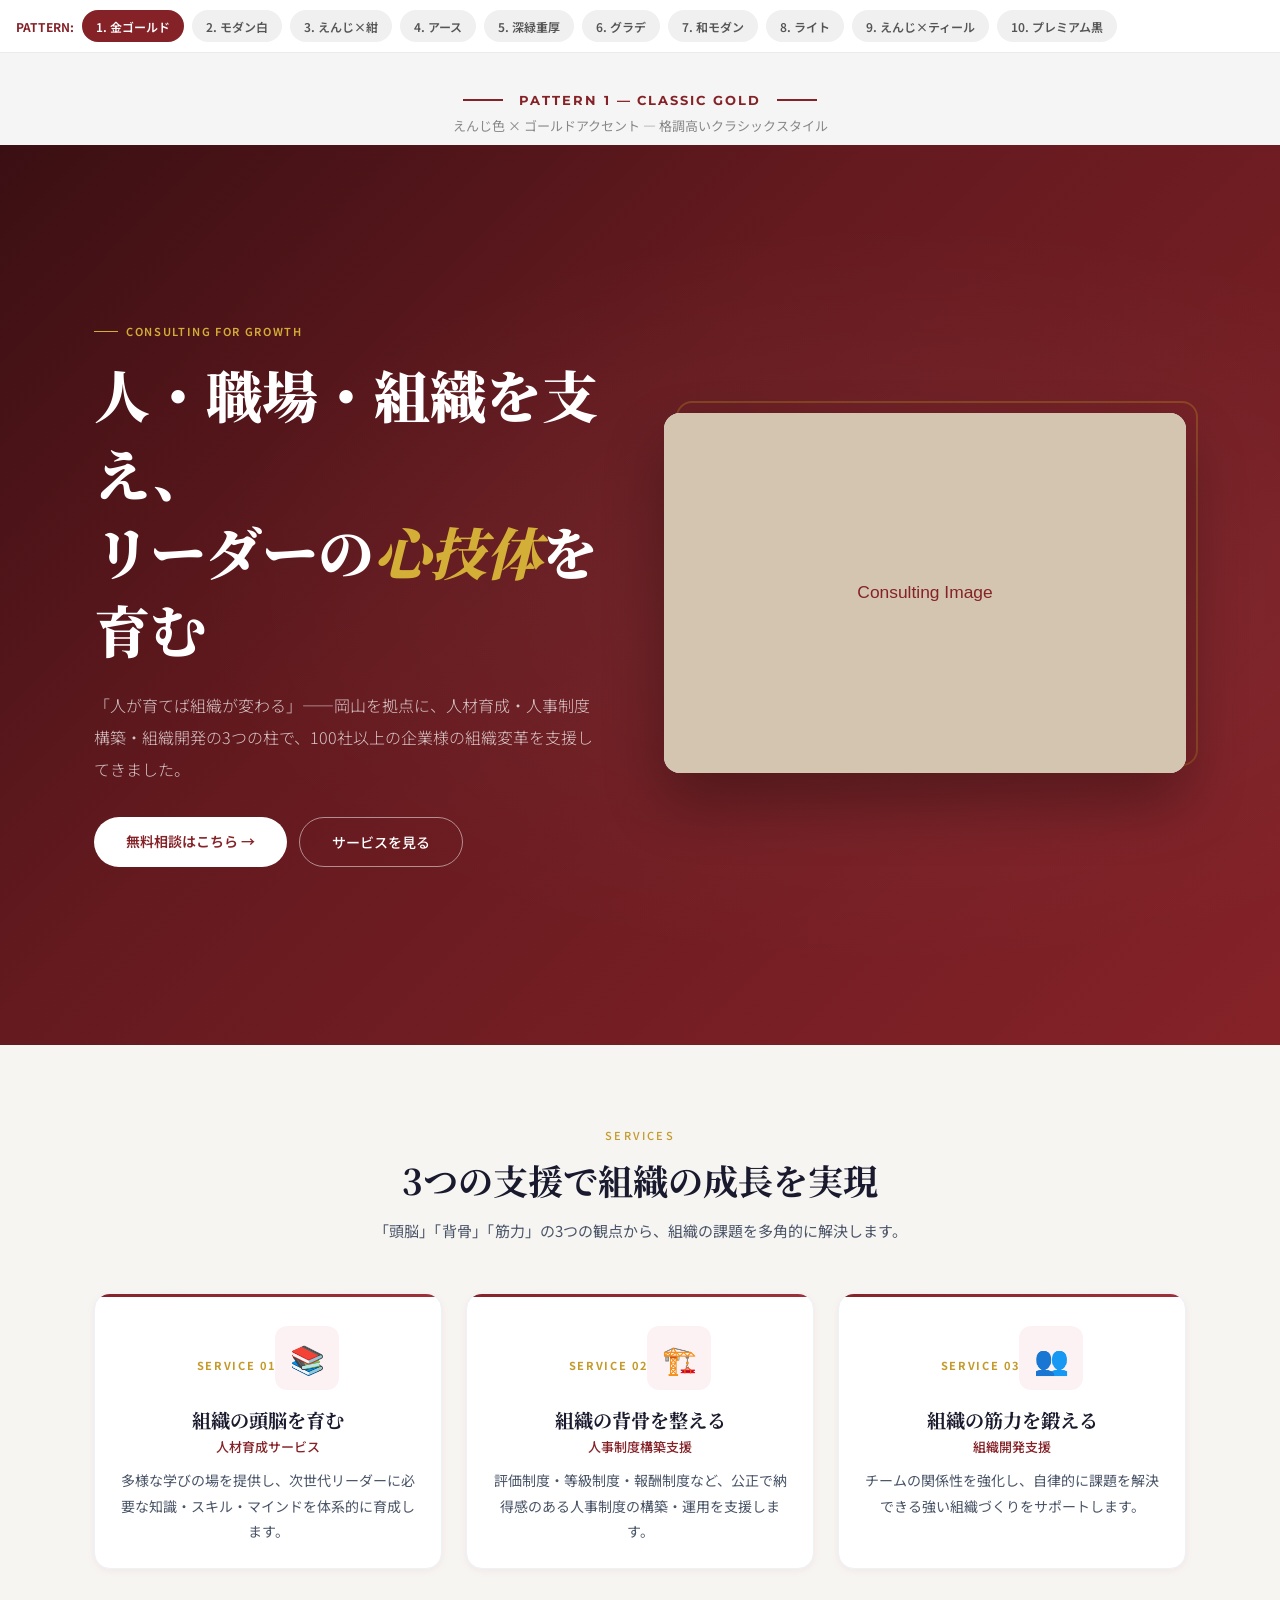
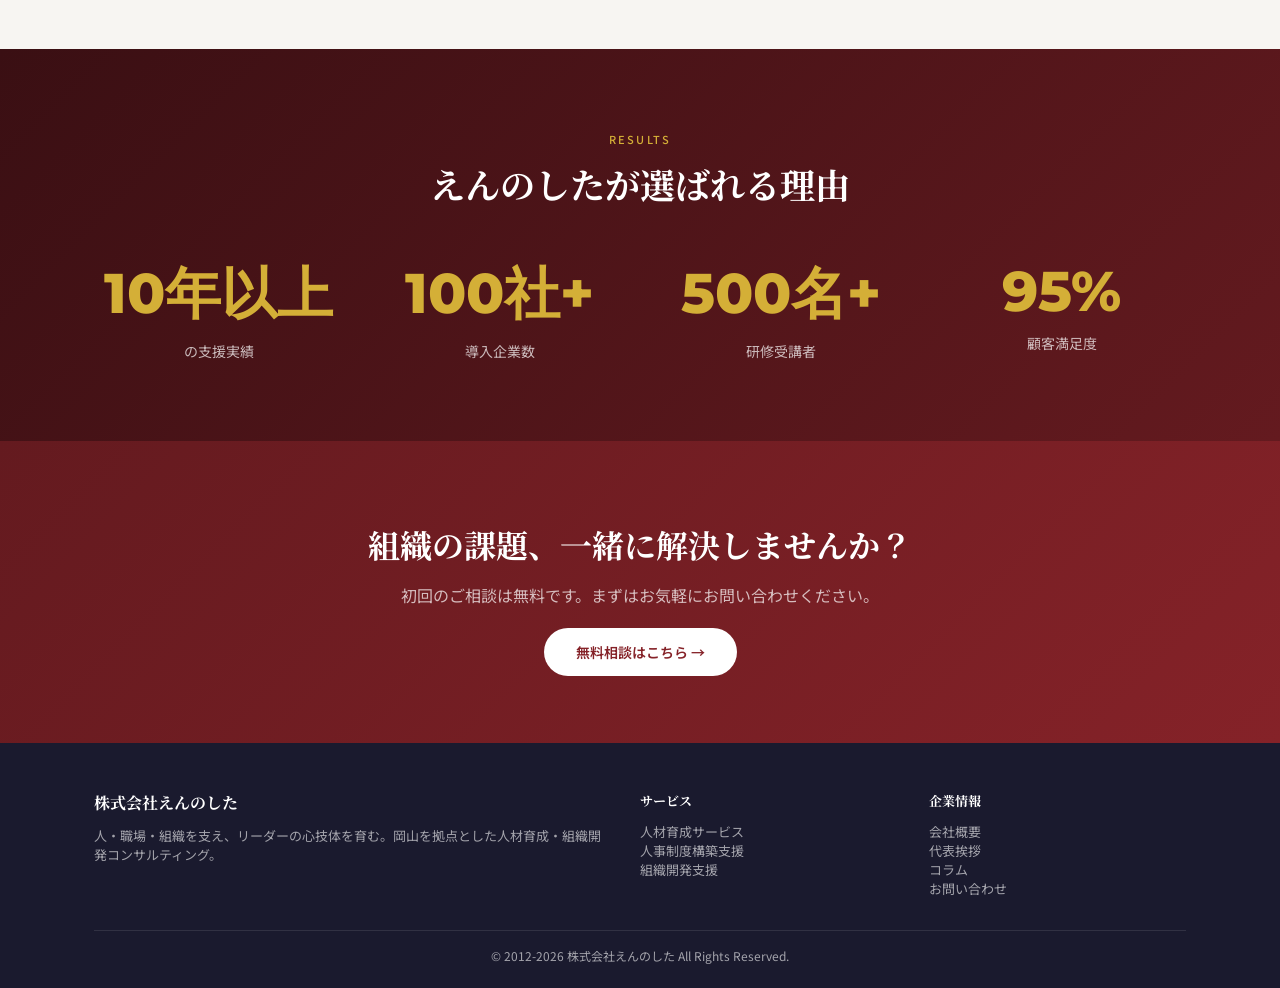
<file: design-variations.html>
<!DOCTYPE html>
<html lang="ja">
<head>
  <meta charset="UTF-8">
  <meta name="viewport" content="width=device-width, initial-scale=1.0">
  <title>デザインバリエーション 10パターン — 株式会社えんのした</title>
  <link rel="preconnect" href="https://fonts.googleapis.com">
  <link rel="preconnect" href="https://fonts.gstatic.com" crossorigin>
  <link href="https://fonts.googleapis.com/css2?family=Noto+Sans+JP:wght@300;400;500;600;700;800&family=Noto+Serif+JP:wght@400;500;700;900&family=Inter:wght@300;400;500;600;700&family=Montserrat:wght@300;400;500;600;700;800&display=swap" rel="stylesheet">
  <style>
    *, *::before, *::after { box-sizing: border-box; margin: 0; padding: 0; }
    html { scroll-behavior: smooth; }
    body { font-family: 'Noto Sans JP', sans-serif; color: #1a1a2e; background: #f5f5f5; }

    /* ===== Pattern Selector Nav ===== */
    .pattern-nav {
      position: fixed; top: 0; left: 0; right: 0; z-index: 9999;
      background: rgba(255,255,255,0.97); backdrop-filter: blur(16px);
      border-bottom: 1px solid rgba(0,0,0,0.08);
      padding: 10px 16px; display: flex; align-items: center; gap: 8px;
      overflow-x: auto; -webkit-overflow-scrolling: touch;
    }
    .pattern-nav__label { font-size: 12px; font-weight: 700; white-space: nowrap; color: #852228; }
    .pattern-nav a {
      display: inline-flex; align-items: center; justify-content: center;
      min-width: 32px; height: 32px; padding: 0 12px; border-radius: 16px;
      font-size: 12px; font-weight: 600; color: #555; background: #f0f0f0;
      text-decoration: none; white-space: nowrap; transition: all 0.2s; border: 2px solid transparent;
    }
    .pattern-nav a:hover, .pattern-nav a.active { background: #852228; color: #fff; border-color: #852228; }

    /* ===== Pattern sections ===== */
    .pattern-section { display: none; padding-top: 52px; }
    .pattern-section.active { display: block; }

    .pattern-divider {
      text-align: center; padding: 40px 20px 10px; background: #f5f5f5;
    }
    .pattern-divider h2 {
      font-family: 'Montserrat', sans-serif; font-size: 13px; font-weight: 700;
      letter-spacing: 0.15em; text-transform: uppercase; color: #852228;
      display: flex; align-items: center; justify-content: center; gap: 16px;
    }
    .pattern-divider h2::before, .pattern-divider h2::after {
      content: ''; width: 40px; height: 2px; background: #852228;
    }
    .pattern-divider p { color: #888; font-size: 13px; margin-top: 8px; }

    /* ===== Common Section Styles ===== */
    .v-container { max-width: 1140px; margin: 0 auto; padding: 0 24px; width: 100%; }
    .v-section { padding: 80px 0; }

    /* ===== Responsive ===== */
    @media (max-width: 768px) {
      .v-hero-grid { grid-template-columns: 1fr !important; text-align: center; }
      .v-hero-grid .v-hero-img { order: -1; }
      .v-services-grid { grid-template-columns: 1fr !important; }
      .v-stats-grid { grid-template-columns: repeat(2, 1fr) !important; }
      .v-footer-grid { grid-template-columns: 1fr !important; }
      .v-hero-btns { justify-content: center !important; }
    }

    /* ===== Animations ===== */
    @keyframes fadeUp { from { opacity: 0; transform: translateY(30px); } to { opacity: 1; transform: translateY(0); } }
    @keyframes fadeIn { from { opacity: 0; } to { opacity: 1; } }
    @keyframes slideRight { from { opacity: 0; transform: translateX(-30px); } to { opacity: 1; transform: translateX(0); } }
  </style>
</head>
<body>

<!-- ===== PATTERN SELECTOR ===== -->
<nav class="pattern-nav">
  <span class="pattern-nav__label">PATTERN:</span>
  <a href="#p1" class="active" onclick="showPattern(1)">1. 金ゴールド</a>
  <a href="#p2" onclick="showPattern(2)">2. モダン白</a>
  <a href="#p3" onclick="showPattern(3)">3. えんじ×紺</a>
  <a href="#p4" onclick="showPattern(4)">4. アース</a>
  <a href="#p5" onclick="showPattern(5)">5. 深緑重厚</a>
  <a href="#p6" onclick="showPattern(6)">6. グラデ</a>
  <a href="#p7" onclick="showPattern(7)">7. 和モダン</a>
  <a href="#p8" onclick="showPattern(8)">8. ライト</a>
  <a href="#p9" onclick="showPattern(9)">9. えんじ×ティール</a>
  <a href="#p10" onclick="showPattern(10)">10. プレミアム黒</a>
</nav>


<!-- ============================================================
     PATTERN 1: Classic Gold — えんじ + 金（Design1ベース洗練版）
     ============================================================ -->
<div class="pattern-section active" id="p1">
  <div class="pattern-divider"><h2>Pattern 1 — Classic Gold</h2><p>えんじ色 × ゴールドアクセント — 格調高いクラシックスタイル</p></div>
  <style>
    #p1 { --p: #852228; --pd: #641a1f; --pl: #a03038; --acc: #c49a2a; --accl: #d4af37; --bg: #fff; --bgs: #f7f5f2; --txt: #1a1a2e; --txts: #4a5568; }
    #p1 .v-hero { min-height: 100vh; display: flex; align-items: center; background: linear-gradient(135deg, #3a0f13 0%, #641a1f 40%, #852228 100%); position: relative; overflow: hidden; }
    #p1 .v-hero::before { content:''; position:absolute; inset:0; background: radial-gradient(ellipse 80% 60% at 70% 50%, rgba(255,255,255,0.05) 0%, transparent 70%); pointer-events: none; }
    #p1 .v-hero-content { color: #fff; animation: fadeUp 0.8s ease forwards; }
    #p1 .v-hero-label { font-size: 11px; font-weight: 600; letter-spacing: 0.15em; text-transform: uppercase; color: var(--accl); margin-bottom: 16px; display: flex; align-items: center; gap: 8px; }
    #p1 .v-hero-label::before { content:''; width: 24px; height: 1px; background: var(--accl); }
    #p1 .v-hero h1 { font-family: 'Noto Serif JP', serif; font-size: clamp(1.8rem, 4.5vw, 3.5rem); font-weight: 900; line-height: 1.4; margin-bottom: 20px; }
    #p1 .v-hero h1 em { color: var(--accl); font-style: italic; }
    #p1 .v-hero p.desc { font-size: 1rem; font-weight: 300; line-height: 2; color: rgba(255,255,255,0.75); max-width: 500px; margin-bottom: 32px; }
    #p1 .v-hero-btns { display: flex; gap: 12px; flex-wrap: wrap; }
    #p1 .v-btn-w { padding: 14px 32px; background: #fff; color: var(--p); border-radius: 999px; font-weight: 600; font-size: 14px; text-decoration: none; transition: all 0.3s; }
    #p1 .v-btn-w:hover { background: #fdf2f3; transform: translateY(-2px); box-shadow: 0 8px 24px rgba(0,0,0,0.15); }
    #p1 .v-btn-o { padding: 14px 32px; background: transparent; color: #fff; border: 1.5px solid rgba(255,255,255,0.5); border-radius: 999px; font-weight: 500; font-size: 14px; text-decoration: none; transition: all 0.3s; }
    #p1 .v-btn-o:hover { border-color: #fff; background: rgba(255,255,255,0.1); }
    #p1 .v-hero-img { position: relative; animation: fadeIn 1s 0.4s both; }
    #p1 .v-hero-img img { border-radius: 16px; box-shadow: 0 30px 60px rgba(0,0,0,0.3); width: 100%; aspect-ratio: 4/3; object-fit: cover; background: #e2e8f0; }
    #p1 .v-hero-img::before { content:''; position: absolute; top: -12px; right: -12px; bottom: 12px; left: 12px; border: 2px solid rgba(196,154,42,0.3); border-radius: 16px; z-index: -1; }

    #p1 .v-services { background: var(--bgs); }
    #p1 .v-section-hdr { text-align: center; margin-bottom: 48px; }
    #p1 .v-section-hdr .label { font-size: 11px; font-weight: 500; letter-spacing: 0.2em; text-transform: uppercase; color: var(--acc); margin-bottom: 8px; }
    #p1 .v-section-hdr h2 { font-family: 'Noto Serif JP', serif; font-size: clamp(1.5rem, 3vw, 2.2rem); font-weight: 700; margin-bottom: 12px; }
    #p1 .v-section-hdr .line { width: 48px; height: 3px; background: linear-gradient(90deg, var(--p), var(--acc)); margin: 12px auto; border-radius: 2px; }
    #p1 .v-section-hdr p { color: var(--txts); font-size: 15px; max-width: 560px; margin: 0 auto; line-height: 1.9; }
    #p1 .v-card { background: #fff; border-radius: 16px; padding: 32px 24px 24px; text-align: center; border: 1px solid #edf2f7; box-shadow: 0 2px 8px rgba(133,34,40,0.06); transition: all 0.3s; position: relative; overflow: hidden; }
    #p1 .v-card::before { content:''; position: absolute; top:0; left:0; right:0; height: 3px; background: linear-gradient(90deg, var(--p), var(--pl)); transition: height 0.3s; }
    #p1 .v-card:hover { transform: translateY(-8px); box-shadow: 0 12px 32px rgba(133,34,40,0.12); }
    #p1 .v-card:hover::before { height: 4px; }
    #p1 .v-card-icon { width: 64px; height: 64px; border-radius: 12px; background: #fdf2f3; color: var(--p); display: inline-flex; align-items: center; justify-content: center; margin-bottom: 16px; font-size: 28px; transition: all 0.3s; }
    #p1 .v-card:hover .v-card-icon { background: var(--p); color: #fff; }
    #p1 .v-card-num { font-size: 11px; font-weight: 700; color: var(--acc); letter-spacing: 0.15em; margin-bottom: 8px; }
    #p1 .v-card h3 { font-family: 'Noto Serif JP', serif; font-size: 1.2rem; font-weight: 700; margin-bottom: 4px; }
    #p1 .v-card .sub { font-size: 13px; color: var(--p); font-weight: 500; margin-bottom: 12px; }
    #p1 .v-card p.txt { font-size: 14px; color: var(--txts); line-height: 1.8; }

    #p1 .v-stats { background: linear-gradient(135deg, #3a0f13 0%, #641a1f 100%); color: #fff; }
    #p1 .v-stat { text-align: center; }
    #p1 .v-stat-num { font-family: 'Montserrat', sans-serif; font-size: clamp(2rem, 5vw, 3.5rem); font-weight: 800; color: var(--accl); }
    #p1 .v-stat-label { font-size: 14px; color: rgba(255,255,255,0.7); margin-top: 8px; }

    #p1 .v-cta { background: linear-gradient(135deg, var(--pd) 0%, var(--p) 100%); color: #fff; text-align: center; padding: 80px 24px; }
    #p1 .v-cta h2 { font-family: 'Noto Serif JP', serif; font-size: clamp(1.4rem, 3vw, 2rem); margin-bottom: 16px; }
    #p1 .v-cta p { color: rgba(255,255,255,0.7); margin-bottom: 32px; max-width: 500px; margin-left: auto; margin-right: auto; }

    #p1 .v-footer { background: #1a1a2e; color: rgba(255,255,255,0.6); padding: 48px 24px 24px; font-size: 13px; }
    #p1 .v-footer strong { color: #fff; font-family: 'Noto Serif JP', serif; font-size: 16px; display: block; margin-bottom: 12px; }
    #p1 .v-footer-copy { text-align: center; margin-top: 32px; padding-top: 16px; border-top: 1px solid rgba(255,255,255,0.1); font-size: 12px; }
  </style>

  <section class="v-hero">
    <div class="v-container">
      <div class="v-hero-grid" style="display:grid; grid-template-columns:1fr 1fr; gap:48px; align-items:center; padding:80px 0;">
        <div class="v-hero-content">
          <p class="v-hero-label">Consulting for Growth</p>
          <h1>人・職場・組織を支え、<br>リーダーの<em>心技体</em>を育む</h1>
          <p class="desc">「人が育てば組織が変わる」――岡山を拠点に、人材育成・人事制度構築・組織開発の3つの柱で、100社以上の企業様の組織変革を支援してきました。</p>
          <div class="v-hero-btns"><a href="#" class="v-btn-w">無料相談はこちら →</a><a href="#" class="v-btn-o">サービスを見る</a></div>
        </div>
        <div class="v-hero-img"><img src="data:image/svg+xml,%3Csvg xmlns='http://www.w3.org/2000/svg' width='480' height='360'%3E%3Crect width='480' height='360' fill='%23d4c5b0'/%3E%3Ctext x='50%25' y='50%25' font-family='sans-serif' font-size='16' fill='%23852228' text-anchor='middle' dy='.3em'%3EConsulting Image%3C/text%3E%3C/svg%3E" alt="コンサルティングイメージ" width="480" height="360"></div>
      </div>
    </div>
  </section>

  <section class="v-section v-services">
    <div class="v-container">
      <div class="v-section-hdr">
        <p class="label">Services</p>
        <h2>3つの支援で組織の成長を実現</h2>
        <span class="line"></span>
        <p>「頭脳」「背骨」「筋力」の3つの観点から、組織の課題を多角的に解決します。</p>
      </div>
      <div class="v-services-grid" style="display:grid; grid-template-columns:repeat(3,1fr); gap:24px;">
        <div class="v-card"><span class="v-card-num">SERVICE 01</span><div class="v-card-icon">📚</div><h3>組織の頭脳を育む</h3><p class="sub">人材育成サービス</p><p class="txt">多様な学びの場を提供し、次世代リーダーに必要な知識・スキル・マインドを体系的に育成します。</p></div>
        <div class="v-card"><span class="v-card-num">SERVICE 02</span><div class="v-card-icon">🏗️</div><h3>組織の背骨を整える</h3><p class="sub">人事制度構築支援</p><p class="txt">評価制度・等級制度・報酬制度など、公正で納得感のある人事制度の構築・運用を支援します。</p></div>
        <div class="v-card"><span class="v-card-num">SERVICE 03</span><div class="v-card-icon">👥</div><h3>組織の筋力を鍛える</h3><p class="sub">組織開発支援</p><p class="txt">チームの関係性を強化し、自律的に課題を解決できる強い組織づくりをサポートします。</p></div>
      </div>
    </div>
  </section>

  <section class="v-section v-stats">
    <div class="v-container">
      <div class="v-section-hdr" style="margin-bottom:48px;"><p class="label" style="color:#d4af37;">Results</p><h2 style="color:#fff;">えんのしたが選ばれる理由</h2><span class="line" style="background:linear-gradient(90deg,#d4af37,rgba(255,255,255,0.3));"></span></div>
      <div class="v-stats-grid" style="display:grid; grid-template-columns:repeat(4,1fr); gap:32px; text-align:center;">
        <div class="v-stat"><div class="v-stat-num">10年以上</div><p class="v-stat-label">の支援実績</p></div>
        <div class="v-stat"><div class="v-stat-num">100社+</div><p class="v-stat-label">導入企業数</p></div>
        <div class="v-stat"><div class="v-stat-num">500名+</div><p class="v-stat-label">研修受講者</p></div>
        <div class="v-stat"><div class="v-stat-num">95%</div><p class="v-stat-label">顧客満足度</p></div>
      </div>
    </div>
  </section>

  <section class="v-cta">
    <h2>組織の課題、一緒に解決しませんか？</h2>
    <p>初回のご相談は無料です。まずはお気軽にお問い合わせください。</p>
    <a href="#" class="v-btn-w">無料相談はこちら →</a>
  </section>

  <footer class="v-footer">
    <div class="v-container">
      <div class="v-footer-grid" style="display:grid; grid-template-columns:2fr 1fr 1fr; gap:32px;">
        <div><strong>株式会社えんのした</strong><p>人・職場・組織を支え、リーダーの心技体を育む。岡山を拠点とした人材育成・組織開発コンサルティング。</p></div>
        <div><strong style="font-size:13px;">サービス</strong><p>人材育成サービス<br>人事制度構築支援<br>組織開発支援</p></div>
        <div><strong style="font-size:13px;">企業情報</strong><p>会社概要<br>代表挨拶<br>コラム<br>お問い合わせ</p></div>
      </div>
      <div class="v-footer-copy">© 2012-2026 株式会社えんのした All Rights Reserved.</div>
    </div>
  </footer>
</div>


<!-- ============================================================
     PATTERN 2: Modern Clean — えんじ + 白 ミニマルモダン
     ============================================================ -->
<div class="pattern-section" id="p2">
  <div class="pattern-divider"><h2>Pattern 2 — Modern Clean</h2><p>えんじ色 × 白基調 — 余白を活かしたモダンスタイル</p></div>
  <style>
    #p2 .v-hero { min-height: 100vh; display: flex; align-items: center; background: #fff; position: relative; }
    #p2 .v-hero::after { content:''; position: absolute; right: 0; top: 0; bottom: 0; width: 45%; background: #852228; }
    #p2 .v-hero-content { color: #1a1a2e; position: relative; z-index: 1; animation: slideRight 0.8s ease; }
    #p2 .v-hero-label { font-size: 11px; font-weight: 700; letter-spacing: 0.2em; text-transform: uppercase; color: #852228; margin-bottom: 20px; }
    #p2 .v-hero h1 { font-family: 'Noto Serif JP', serif; font-size: clamp(1.8rem, 4vw, 3rem); font-weight: 900; line-height: 1.45; margin-bottom: 20px; color: #1a1a2e; }
    #p2 .v-hero h1 em { color: #852228; font-style: normal; border-bottom: 3px solid #852228; }
    #p2 .v-hero p.desc { font-size: 15px; line-height: 2; color: #4a5568; max-width: 480px; margin-bottom: 32px; }
    #p2 .v-hero-btns { display: flex; gap: 12px; flex-wrap: wrap; }
    #p2 .v-btn-w { padding: 14px 32px; background: #852228; color: #fff; border-radius: 4px; font-weight: 600; font-size: 14px; text-decoration: none; transition: all 0.3s; }
    #p2 .v-btn-w:hover { background: #641a1f; transform: translateY(-2px); box-shadow: 0 8px 24px rgba(133,34,40,0.3); }
    #p2 .v-btn-o { padding: 14px 32px; background: transparent; color: #852228; border: 2px solid #852228; border-radius: 4px; font-weight: 500; font-size: 14px; text-decoration: none; transition: all 0.3s; }
    #p2 .v-btn-o:hover { background: #852228; color: #fff; }
    #p2 .v-hero-img { position: relative; z-index: 1; animation: fadeIn 1s 0.3s both; }
    #p2 .v-hero-img img { border-radius: 0; width: 100%; aspect-ratio: 4/3; object-fit: cover; background: #d4c5b0; }

    #p2 .v-services { background: #fafafa; }
    #p2 .v-section-hdr { text-align: left; margin-bottom: 48px; }
    #p2 .v-section-hdr .label { font-size: 11px; font-weight: 700; letter-spacing: 0.2em; text-transform: uppercase; color: #852228; margin-bottom: 8px; }
    #p2 .v-section-hdr h2 { font-family: 'Noto Sans JP', sans-serif; font-size: clamp(1.5rem, 3vw, 2rem); font-weight: 700; margin-bottom: 0; }
    #p2 .v-section-hdr .line { width: 48px; height: 2px; background: #852228; margin: 16px 0; }
    #p2 .v-section-hdr p { color: #4a5568; font-size: 14px; line-height: 1.9; }
    #p2 .v-card { background: #fff; border-radius: 0; padding: 32px; text-align: left; border: none; border-left: 4px solid #852228; box-shadow: 0 1px 4px rgba(0,0,0,0.06); transition: all 0.3s; }
    #p2 .v-card:hover { transform: translateX(8px); box-shadow: 0 4px 16px rgba(133,34,40,0.1); }
    #p2 .v-card-num { font-size: 10px; font-weight: 700; color: #852228; letter-spacing: 0.2em; margin-bottom: 12px; display: block; }
    #p2 .v-card h3 { font-family: 'Noto Sans JP', sans-serif; font-size: 1.1rem; font-weight: 700; margin-bottom: 4px; }
    #p2 .v-card .sub { font-size: 12px; color: #852228; font-weight: 500; margin-bottom: 12px; }
    #p2 .v-card p.txt { font-size: 13px; color: #4a5568; line-height: 1.8; }
    #p2 .v-card-icon { display: none; }

    #p2 .v-stats { background: #852228; color: #fff; }
    #p2 .v-stat-num { font-family: 'Inter', sans-serif; font-size: clamp(2rem, 5vw, 3rem); font-weight: 700; color: #fff; }
    #p2 .v-stat-label { font-size: 13px; color: rgba(255,255,255,0.7); margin-top: 8px; }

    #p2 .v-cta { background: #fff; color: #1a1a2e; text-align: center; padding: 80px 24px; }
    #p2 .v-cta h2 { font-family: 'Noto Sans JP', sans-serif; font-size: clamp(1.4rem, 3vw, 2rem); margin-bottom: 16px; }
    #p2 .v-cta p { color: #4a5568; margin-bottom: 32px; max-width: 500px; margin-left: auto; margin-right: auto; }
    #p2 .v-cta .v-btn-w { background: #852228; color: #fff; border-radius: 4px; }

    #p2 .v-footer { background: #1a1a2e; color: rgba(255,255,255,0.6); padding: 48px 24px 24px; font-size: 13px; }
    #p2 .v-footer strong { color: #fff; font-size: 15px; display: block; margin-bottom: 12px; }
    #p2 .v-footer-copy { text-align: center; margin-top: 32px; padding-top: 16px; border-top: 1px solid rgba(255,255,255,0.1); font-size: 12px; }
  </style>

  <section class="v-hero">
    <div class="v-container">
      <div class="v-hero-grid" style="display:grid; grid-template-columns:1fr 1fr; gap:0; align-items:center; padding:80px 0;">
        <div class="v-hero-content" style="padding-right:48px;">
          <p class="v-hero-label">CONSULTING FOR GROWTH</p>
          <h1>人・職場・組織を支え、<br>リーダーの<em>心技体</em>を育む</h1>
          <p class="desc">「人が育てば組織が変わる」――岡山を拠点に、100社以上の企業様の組織変革を支援してきました。</p>
          <div class="v-hero-btns"><a href="#" class="v-btn-w">無料相談はこちら →</a><a href="#" class="v-btn-o">サービスを見る</a></div>
        </div>
        <div class="v-hero-img"><img src="data:image/svg+xml,%3Csvg xmlns='http://www.w3.org/2000/svg' width='480' height='360'%3E%3Crect width='480' height='360' fill='%23d4c5b0'/%3E%3Ctext x='50%25' y='50%25' font-family='sans-serif' font-size='16' fill='%23852228' text-anchor='middle' dy='.3em'%3EConsulting Image%3C/text%3E%3C/svg%3E" alt="コンサルティングイメージ" width="480" height="360"></div>
      </div>
    </div>
  </section>

  <section class="v-section v-services">
    <div class="v-container">
      <div class="v-section-hdr"><p class="label">Services</p><h2>3つの支援で組織の成長を実現</h2><span class="line"></span><p>「頭脳」「背骨」「筋力」の3つの観点から、組織の課題を多角的に解決します。</p></div>
      <div class="v-services-grid" style="display:grid; grid-template-columns:repeat(3,1fr); gap:24px;">
        <div class="v-card"><span class="v-card-num">SERVICE 01</span><div class="v-card-icon"></div><h3>組織の頭脳を育む</h3><p class="sub">人材育成サービス</p><p class="txt">多様な学びの場を提供し、次世代リーダーに必要な知識・スキル・マインドを体系的に育成します。</p></div>
        <div class="v-card"><span class="v-card-num">SERVICE 02</span><div class="v-card-icon"></div><h3>組織の背骨を整える</h3><p class="sub">人事制度構築支援</p><p class="txt">評価制度・等級制度・報酬制度など、公正で納得感のある人事制度の構築・運用を支援します。</p></div>
        <div class="v-card"><span class="v-card-num">SERVICE 03</span><div class="v-card-icon"></div><h3>組織の筋力を鍛える</h3><p class="sub">組織開発支援</p><p class="txt">チームの関係性を強化し、自律的に課題を解決できる強い組織づくりをサポートします。</p></div>
      </div>
    </div>
  </section>

  <section class="v-section v-stats">
    <div class="v-container">
      <div class="v-stats-grid" style="display:grid; grid-template-columns:repeat(4,1fr); gap:32px; text-align:center;">
        <div class="v-stat"><div class="v-stat-num">10年以上</div><p class="v-stat-label">の支援実績</p></div>
        <div class="v-stat"><div class="v-stat-num">100社+</div><p class="v-stat-label">導入企業数</p></div>
        <div class="v-stat"><div class="v-stat-num">500名+</div><p class="v-stat-label">研修受講者</p></div>
        <div class="v-stat"><div class="v-stat-num">95%</div><p class="v-stat-label">顧客満足度</p></div>
      </div>
    </div>
  </section>

  <section class="v-cta"><h2>組織の課題、一緒に解決しませんか？</h2><p>初回のご相談は無料です。まずはお気軽にお問い合わせください。</p><a href="#" class="v-btn-w">無料相談はこちら →</a></section>

  <footer class="v-footer"><div class="v-container"><div class="v-footer-grid" style="display:grid; grid-template-columns:2fr 1fr 1fr; gap:32px;"><div><strong>株式会社えんのした</strong><p>人・職場・組織を支え、リーダーの心技体を育む。</p></div><div><strong style="font-size:13px;">サービス</strong><p>人材育成サービス<br>人事制度構築支援<br>組織開発支援</p></div><div><strong style="font-size:13px;">企業情報</strong><p>会社概要<br>コラム<br>お問い合わせ</p></div></div><div class="v-footer-copy">© 2012-2026 株式会社えんのした All Rights Reserved.</div></div></footer>
</div>


<!-- ============================================================
     PATTERN 3: えんじ × 紺 — 信頼感のあるコーポレートスタイル
     ============================================================ -->
<div class="pattern-section" id="p3">
  <div class="pattern-divider"><h2>Pattern 3 — Burgundy & Navy</h2><p>えんじ色 × 紺 — 信頼感と品格を両立するスタイル</p></div>
  <style>
    #p3 .v-hero { min-height: 100vh; display: flex; align-items: center; background: linear-gradient(160deg, #0d1b3e 0%, #1a2d5e 50%, #2a1520 100%); position: relative; overflow: hidden; }
    #p3 .v-hero::before { content:''; position:absolute; top: -50%; right: -20%; width: 70%; height: 200%; background: radial-gradient(ellipse, rgba(133,34,40,0.2) 0%, transparent 70%); pointer-events: none; }
    #p3 .v-hero-content { color: #fff; animation: fadeUp 0.8s ease; }
    #p3 .v-hero-label { font-size: 11px; font-weight: 600; letter-spacing: 0.15em; text-transform: uppercase; color: #e8a0a5; margin-bottom: 16px; }
    #p3 .v-hero h1 { font-family: 'Noto Serif JP', serif; font-size: clamp(1.8rem, 4.5vw, 3.5rem); font-weight: 900; line-height: 1.4; margin-bottom: 20px; }
    #p3 .v-hero h1 em { color: #f0b8bc; font-style: normal; }
    #p3 .v-hero p.desc { font-size: 1rem; font-weight: 300; line-height: 2; color: rgba(255,255,255,0.7); max-width: 500px; margin-bottom: 32px; }
    #p3 .v-hero-btns { display: flex; gap: 12px; flex-wrap: wrap; }
    #p3 .v-btn-w { padding: 14px 32px; background: #852228; color: #fff; border-radius: 8px; font-weight: 600; font-size: 14px; text-decoration: none; transition: all 0.3s; }
    #p3 .v-btn-w:hover { background: #a03038; transform: translateY(-2px); box-shadow: 0 8px 24px rgba(133,34,40,0.4); }
    #p3 .v-btn-o { padding: 14px 32px; background: transparent; color: #fff; border: 1.5px solid rgba(255,255,255,0.4); border-radius: 8px; font-weight: 500; font-size: 14px; text-decoration: none; transition: all 0.3s; }
    #p3 .v-btn-o:hover { border-color: #fff; background: rgba(255,255,255,0.1); }
    #p3 .v-hero-img img { border-radius: 12px; width: 100%; aspect-ratio: 4/3; object-fit: cover; background: #2a3a5e; box-shadow: 0 20px 50px rgba(0,0,0,0.4); }

    #p3 .v-services { background: #f8f9fc; }
    #p3 .v-section-hdr { text-align: center; margin-bottom: 48px; }
    #p3 .v-section-hdr .label { font-size: 11px; font-weight: 600; letter-spacing: 0.2em; text-transform: uppercase; color: #1a2d5e; margin-bottom: 8px; }
    #p3 .v-section-hdr h2 { font-family: 'Noto Serif JP', serif; font-size: clamp(1.5rem, 3vw, 2.2rem); font-weight: 700; color: #0d1b3e; }
    #p3 .v-section-hdr .line { width: 48px; height: 3px; background: linear-gradient(90deg, #1a2d5e, #852228); margin: 14px auto; border-radius: 2px; }
    #p3 .v-section-hdr p { color: #4a5568; font-size: 14px; max-width: 560px; margin: 0 auto; line-height: 1.9; }
    #p3 .v-card { background: #fff; border-radius: 12px; padding: 28px 24px; text-align: center; border: 1px solid #e8ecf4; box-shadow: 0 2px 8px rgba(13,27,62,0.06); transition: all 0.3s; }
    #p3 .v-card:hover { transform: translateY(-6px); box-shadow: 0 12px 32px rgba(13,27,62,0.12); border-color: #1a2d5e; }
    #p3 .v-card-icon { width: 56px; height: 56px; border-radius: 50%; background: linear-gradient(135deg, #1a2d5e, #852228); color: #fff; display: inline-flex; align-items: center; justify-content: center; margin-bottom: 16px; font-size: 24px; }
    #p3 .v-card-num { font-size: 10px; font-weight: 700; color: #1a2d5e; letter-spacing: 0.15em; margin-bottom: 8px; display: block; }
    #p3 .v-card h3 { font-family: 'Noto Serif JP', serif; font-size: 1.1rem; font-weight: 700; margin-bottom: 4px; color: #0d1b3e; }
    #p3 .v-card .sub { font-size: 12px; color: #852228; font-weight: 500; margin-bottom: 12px; }
    #p3 .v-card p.txt { font-size: 13px; color: #4a5568; line-height: 1.8; }

    #p3 .v-stats { background: #0d1b3e; color: #fff; }
    #p3 .v-stat-num { font-family: 'Montserrat', sans-serif; font-size: clamp(2rem, 5vw, 3rem); font-weight: 800; color: #e8a0a5; }
    #p3 .v-stat-label { font-size: 13px; color: rgba(255,255,255,0.6); margin-top: 8px; }

    #p3 .v-cta { background: linear-gradient(135deg, #852228, #1a2d5e); color: #fff; text-align: center; padding: 80px 24px; }
    #p3 .v-cta h2 { font-family: 'Noto Serif JP', serif; font-size: clamp(1.4rem, 3vw, 2rem); margin-bottom: 16px; }
    #p3 .v-cta p { color: rgba(255,255,255,0.7); margin-bottom: 32px; max-width: 500px; margin-left: auto; margin-right: auto; }
    #p3 .v-cta .v-btn-w { background: #fff; color: #852228; border-radius: 8px; }

    #p3 .v-footer { background: #0a1530; color: rgba(255,255,255,0.5); padding: 48px 24px 24px; font-size: 13px; }
    #p3 .v-footer strong { color: #fff; font-family: 'Noto Serif JP', serif; font-size: 15px; display: block; margin-bottom: 12px; }
    #p3 .v-footer-copy { text-align: center; margin-top: 32px; padding-top: 16px; border-top: 1px solid rgba(255,255,255,0.08); font-size: 12px; }
  </style>

  <section class="v-hero">
    <div class="v-container">
      <div class="v-hero-grid" style="display:grid; grid-template-columns:1fr 1fr; gap:48px; align-items:center; padding:80px 0;">
        <div class="v-hero-content">
          <p class="v-hero-label">— Consulting for Growth</p>
          <h1>人・職場・組織を支え、<br>リーダーの<em>心技体</em>を育む</h1>
          <p class="desc">「人が育てば組織が変わる」――岡山を拠点に、人材育成・人事制度構築・組織開発の3つの柱で、100社以上の企業様の組織変革を支援してきました。</p>
          <div class="v-hero-btns"><a href="#" class="v-btn-w">無料相談はこちら →</a><a href="#" class="v-btn-o">サービスを見る</a></div>
        </div>
        <div class="v-hero-img"><img src="data:image/svg+xml,%3Csvg xmlns='http://www.w3.org/2000/svg' width='480' height='360'%3E%3Crect width='480' height='360' fill='%232a3a5e'/%3E%3Ctext x='50%25' y='50%25' font-family='sans-serif' font-size='16' fill='%23e8a0a5' text-anchor='middle' dy='.3em'%3EConsulting Image%3C/text%3E%3C/svg%3E" alt="コンサルティングイメージ" width="480" height="360"></div>
      </div>
    </div>
  </section>

  <section class="v-section v-services"><div class="v-container"><div class="v-section-hdr"><p class="label">Services</p><h2>3つの支援で組織の成長を実現</h2><span class="line"></span><p>「頭脳」「背骨」「筋力」の3つの観点から、組織の課題を多角的に解決します。</p></div><div class="v-services-grid" style="display:grid; grid-template-columns:repeat(3,1fr); gap:24px;"><div class="v-card"><span class="v-card-num">SERVICE 01</span><div class="v-card-icon">📚</div><h3>組織の頭脳を育む</h3><p class="sub">人材育成サービス</p><p class="txt">多様な学びの場を提供し、次世代リーダーに必要な知識・スキル・マインドを体系的に育成します。</p></div><div class="v-card"><span class="v-card-num">SERVICE 02</span><div class="v-card-icon">🏗️</div><h3>組織の背骨を整える</h3><p class="sub">人事制度構築支援</p><p class="txt">評価制度・等級制度・報酬制度など、公正で納得感のある人事制度の構築・運用を支援します。</p></div><div class="v-card"><span class="v-card-num">SERVICE 03</span><div class="v-card-icon">👥</div><h3>組織の筋力を鍛える</h3><p class="sub">組織開発支援</p><p class="txt">チームの関係性を強化し、自律的に課題を解決できる強い組織づくりをサポートします。</p></div></div></div></section>

  <section class="v-section v-stats"><div class="v-container"><div class="v-stats-grid" style="display:grid; grid-template-columns:repeat(4,1fr); gap:32px; text-align:center;"><div class="v-stat"><div class="v-stat-num">10年以上</div><p class="v-stat-label">の支援実績</p></div><div class="v-stat"><div class="v-stat-num">100社+</div><p class="v-stat-label">導入企業数</p></div><div class="v-stat"><div class="v-stat-num">500名+</div><p class="v-stat-label">研修受講者</p></div><div class="v-stat"><div class="v-stat-num">95%</div><p class="v-stat-label">顧客満足度</p></div></div></div></section>

  <section class="v-cta"><h2>組織の課題、一緒に解決しませんか？</h2><p>初回のご相談は無料です。まずはお気軽にお問い合わせください。</p><a href="#" class="v-btn-w">無料相談はこちら →</a></section>

  <footer class="v-footer"><div class="v-container"><div class="v-footer-grid" style="display:grid; grid-template-columns:2fr 1fr 1fr; gap:32px;"><div><strong>株式会社えんのした</strong><p>人・職場・組織を支え、リーダーの心技体を育む。</p></div><div><strong style="font-size:13px;">サービス</strong><p>人材育成サービス<br>人事制度構築支援<br>組織開発支援</p></div><div><strong style="font-size:13px;">企業情報</strong><p>会社概要<br>コラム<br>お問い合わせ</p></div></div><div class="v-footer-copy">© 2012-2026 株式会社えんのした All Rights Reserved.</div></div></footer>
</div>

<!-- ============================================================
     PATTERN 4: Warm Earth — えんじ + アースカラー
     ============================================================ -->
<div class="pattern-section" id="p4">
  <div class="pattern-divider"><h2>Pattern 4 — Warm Earth</h2><p>えんじ色 × アースカラー — 温かみと安心感のあるスタイル</p></div>
  <style>
    #p4 .v-hero { min-height: 100vh; display: flex; align-items: center; background: #f5f0e8; position: relative; overflow: hidden; }
    #p4 .v-hero::before { content:''; position: absolute; top: 0; left: 0; right: 0; bottom: 0; background: url("data:image/svg+xml,%3Csvg width='60' height='60' viewBox='0 0 60 60' xmlns='http://www.w3.org/2000/svg'%3E%3Cg fill='none' fill-rule='evenodd'%3E%3Cg fill='%23852228' fill-opacity='0.03'%3E%3Cpath d='M36 34v-4h-2v4h-4v2h4v4h2v-4h4v-2h-4zm0-30V0h-2v4h-4v2h4v4h2V6h4V4h-4zM6 34v-4H4v4H0v2h4v4h2v-4h4v-2H6zM6 4V0H4v4H0v2h4v4h2V6h4V4H6z'/%3E%3C/g%3E%3C/g%3E%3C/svg%3E"); opacity: 0.5; pointer-events: none; }
    #p4 .v-hero-content { color: #3e2723; position: relative; z-index: 1; animation: fadeUp 0.8s ease; }
    #p4 .v-hero-label { font-size: 12px; font-weight: 600; letter-spacing: 0.12em; color: #852228; margin-bottom: 20px; display: inline-block; padding: 4px 16px; background: rgba(133,34,40,0.08); border-radius: 20px; }
    #p4 .v-hero h1 { font-family: 'Noto Serif JP', serif; font-size: clamp(1.8rem, 4vw, 3.2rem); font-weight: 900; line-height: 1.5; margin-bottom: 20px; color: #3e2723; }
    #p4 .v-hero h1 em { color: #852228; font-style: normal; }
    #p4 .v-hero p.desc { font-size: 15px; line-height: 2; color: #5d4037; max-width: 500px; margin-bottom: 32px; }
    #p4 .v-hero-btns { display: flex; gap: 12px; flex-wrap: wrap; }
    #p4 .v-btn-w { padding: 14px 32px; background: #852228; color: #fff; border-radius: 999px; font-weight: 600; font-size: 14px; text-decoration: none; transition: all 0.3s; }
    #p4 .v-btn-w:hover { background: #641a1f; transform: translateY(-2px); box-shadow: 0 8px 24px rgba(133,34,40,0.3); }
    #p4 .v-btn-o { padding: 14px 32px; background: transparent; color: #852228; border: 1.5px solid #852228; border-radius: 999px; font-weight: 500; font-size: 14px; text-decoration: none; transition: all 0.3s; }
    #p4 .v-btn-o:hover { background: #852228; color: #fff; }
    #p4 .v-hero-img img { border-radius: 24px; width: 100%; aspect-ratio: 4/3; object-fit: cover; background: #d7ccc8; box-shadow: 0 20px 40px rgba(62,39,35,0.15); }

    #p4 .v-services { background: #fff; }
    #p4 .v-section-hdr { text-align: center; margin-bottom: 48px; }
    #p4 .v-section-hdr .label { font-size: 11px; font-weight: 600; letter-spacing: 0.2em; text-transform: uppercase; color: #c0755a; }
    #p4 .v-section-hdr h2 { font-family: 'Noto Serif JP', serif; font-size: clamp(1.5rem, 3vw, 2.2rem); font-weight: 700; color: #3e2723; }
    #p4 .v-section-hdr .line { width: 48px; height: 3px; background: linear-gradient(90deg, #852228, #c0755a); margin: 14px auto; border-radius: 2px; }
    #p4 .v-section-hdr p { color: #5d4037; font-size: 14px; max-width: 560px; margin: 0 auto; line-height: 1.9; }
    #p4 .v-card { background: #faf8f5; border-radius: 20px; padding: 32px 24px; text-align: center; border: none; box-shadow: 0 4px 12px rgba(62,39,35,0.06); transition: all 0.3s; }
    #p4 .v-card:hover { transform: translateY(-6px); box-shadow: 0 16px 40px rgba(62,39,35,0.1); }
    #p4 .v-card-icon { width: 64px; height: 64px; border-radius: 50%; background: #f5e6dc; color: #852228; display: inline-flex; align-items: center; justify-content: center; margin-bottom: 16px; font-size: 28px; }
    #p4 .v-card-num { font-size: 10px; font-weight: 700; color: #c0755a; letter-spacing: 0.15em; margin-bottom: 8px; display: block; }
    #p4 .v-card h3 { font-family: 'Noto Serif JP', serif; font-size: 1.1rem; font-weight: 700; color: #3e2723; margin-bottom: 4px; }
    #p4 .v-card .sub { font-size: 12px; color: #852228; font-weight: 500; margin-bottom: 12px; }
    #p4 .v-card p.txt { font-size: 13px; color: #5d4037; line-height: 1.8; }

    #p4 .v-stats { background: #3e2723; color: #fff; }
    #p4 .v-stat-num { font-family: 'Montserrat', sans-serif; font-size: clamp(2rem, 5vw, 3rem); font-weight: 800; color: #c0755a; }
    #p4 .v-stat-label { font-size: 13px; color: rgba(255,255,255,0.6); margin-top: 8px; }

    #p4 .v-cta { background: linear-gradient(135deg, #852228, #c0755a); color: #fff; text-align: center; padding: 80px 24px; }
    #p4 .v-cta h2 { font-family: 'Noto Serif JP', serif; font-size: clamp(1.4rem, 3vw, 2rem); margin-bottom: 16px; }
    #p4 .v-cta p { color: rgba(255,255,255,0.8); margin-bottom: 32px; max-width: 500px; margin-left: auto; margin-right: auto; }
    #p4 .v-cta .v-btn-w { background: #fff; color: #852228; border-radius: 999px; }

    #p4 .v-footer { background: #2c1810; color: rgba(255,255,255,0.5); padding: 48px 24px 24px; font-size: 13px; }
    #p4 .v-footer strong { color: #d7ccc8; font-family: 'Noto Serif JP', serif; font-size: 15px; display: block; margin-bottom: 12px; }
    #p4 .v-footer-copy { text-align: center; margin-top: 32px; padding-top: 16px; border-top: 1px solid rgba(255,255,255,0.08); font-size: 12px; }
  </style>

  <section class="v-hero">
    <div class="v-container">
      <div class="v-hero-grid" style="display:grid; grid-template-columns:1fr 1fr; gap:48px; align-items:center; padding:80px 0;">
        <div class="v-hero-content">
          <p class="v-hero-label">Consulting for Growth</p>
          <h1>人・職場・組織を支え、<br>リーダーの<em>心技体</em>を育む</h1>
          <p class="desc">「人が育てば組織が変わる」――岡山を拠点に、100社以上の企業様の組織変革を支援してきました。</p>
          <div class="v-hero-btns"><a href="#" class="v-btn-w">無料相談はこちら →</a><a href="#" class="v-btn-o">サービスを見る</a></div>
        </div>
        <div class="v-hero-img"><img src="data:image/svg+xml,%3Csvg xmlns='http://www.w3.org/2000/svg' width='480' height='360'%3E%3Crect width='480' height='360' fill='%23d7ccc8'/%3E%3Ctext x='50%25' y='50%25' font-family='sans-serif' font-size='16' fill='%23852228' text-anchor='middle' dy='.3em'%3EConsulting Image%3C/text%3E%3C/svg%3E" alt="コンサルティングイメージ" width="480" height="360"></div>
      </div>
    </div>
  </section>

  <section class="v-section v-services"><div class="v-container"><div class="v-section-hdr"><p class="label">Services</p><h2>3つの支援で組織の成長を実現</h2><span class="line"></span><p>「頭脳」「背骨」「筋力」の3つの観点から、組織の課題を多角的に解決します。</p></div><div class="v-services-grid" style="display:grid; grid-template-columns:repeat(3,1fr); gap:24px;"><div class="v-card"><span class="v-card-num">SERVICE 01</span><div class="v-card-icon">📚</div><h3>組織の頭脳を育む</h3><p class="sub">人材育成サービス</p><p class="txt">多様な学びの場を提供し、次世代リーダーに必要な知識・スキル・マインドを体系的に育成します。</p></div><div class="v-card"><span class="v-card-num">SERVICE 02</span><div class="v-card-icon">🏗️</div><h3>組織の背骨を整える</h3><p class="sub">人事制度構築支援</p><p class="txt">評価制度・等級制度・報酬制度など、公正で納得感のある人事制度の構築・運用を支援します。</p></div><div class="v-card"><span class="v-card-num">SERVICE 03</span><div class="v-card-icon">👥</div><h3>組織の筋力を鍛える</h3><p class="sub">組織開発支援</p><p class="txt">チームの関係性を強化し、自律的に課題を解決できる強い組織づくりをサポートします。</p></div></div></div></section>

  <section class="v-section v-stats"><div class="v-container"><div class="v-stats-grid" style="display:grid; grid-template-columns:repeat(4,1fr); gap:32px; text-align:center;"><div class="v-stat"><div class="v-stat-num">10年以上</div><p class="v-stat-label">の支援実績</p></div><div class="v-stat"><div class="v-stat-num">100社+</div><p class="v-stat-label">導入企業数</p></div><div class="v-stat"><div class="v-stat-num">500名+</div><p class="v-stat-label">研修受講者</p></div><div class="v-stat"><div class="v-stat-num">95%</div><p class="v-stat-label">顧客満足度</p></div></div></div></section>

  <section class="v-cta"><h2>組織の課題、一緒に解決しませんか？</h2><p>初回のご相談は無料です。まずはお気軽にお問い合わせください。</p><a href="#" class="v-btn-w">無料相談はこちら →</a></section>

  <footer class="v-footer"><div class="v-container"><div class="v-footer-grid" style="display:grid; grid-template-columns:2fr 1fr 1fr; gap:32px;"><div><strong>株式会社えんのした</strong><p>人・職場・組織を支え、リーダーの心技体を育む。</p></div><div><strong style="font-size:13px;">サービス</strong><p>人材育成サービス<br>人事制度構築支援<br>組織開発支援</p></div><div><strong style="font-size:13px;">企業情報</strong><p>会社概要<br>コラム<br>お問い合わせ</p></div></div><div class="v-footer-copy">© 2012-2026 株式会社えんのした All Rights Reserved.</div></div></footer>
</div>


<!-- ============================================================
     PATTERN 5: Deep Green — えんじ + 深緑 重厚感
     ============================================================ -->
<div class="pattern-section" id="p5">
  <div class="pattern-divider"><h2>Pattern 5 — Deep Green</h2><p>えんじ色 × 深緑 — 重厚で格調高い和のテイスト</p></div>
  <style>
    #p5 .v-hero { min-height: 100vh; display: flex; align-items: center; background: linear-gradient(135deg, #0a2218 0%, #1a3a25 40%, #2d5a3e 100%); position: relative; overflow: hidden; }
    #p5 .v-hero::before { content:''; position: absolute; inset:0; background: radial-gradient(ellipse 50% 80% at 80% 50%, rgba(133,34,40,0.15) 0%, transparent 70%); pointer-events: none; }
    #p5 .v-hero-content { color: #fff; animation: fadeUp 0.8s ease; }
    #p5 .v-hero-label { font-size: 11px; font-weight: 600; letter-spacing: 0.15em; text-transform: uppercase; color: #e8a0a5; margin-bottom: 16px; }
    #p5 .v-hero h1 { font-family: 'Noto Serif JP', serif; font-size: clamp(2rem, 5vw, 3.8rem); font-weight: 900; line-height: 1.4; margin-bottom: 20px; }
    #p5 .v-hero h1 em { color: #e8a0a5; font-style: italic; }
    #p5 .v-hero p.desc { font-size: 1rem; line-height: 2; color: rgba(255,255,255,0.7); max-width: 520px; margin-bottom: 32px; }
    #p5 .v-hero-btns { display: flex; gap: 12px; flex-wrap: wrap; }
    #p5 .v-btn-w { padding: 16px 36px; background: #852228; color: #fff; border-radius: 4px; font-weight: 600; font-size: 14px; text-decoration: none; transition: all 0.3s; letter-spacing: 0.05em; }
    #p5 .v-btn-w:hover { background: #a03038; transform: translateY(-2px); box-shadow: 0 8px 24px rgba(133,34,40,0.4); }
    #p5 .v-btn-o { padding: 16px 36px; background: transparent; color: #fff; border: 1.5px solid rgba(255,255,255,0.4); border-radius: 4px; font-weight: 500; font-size: 14px; text-decoration: none; transition: all 0.3s; }
    #p5 .v-btn-o:hover { border-color: #fff; background: rgba(255,255,255,0.08); }
    #p5 .v-hero-img img { border-radius: 4px; width: 100%; aspect-ratio: 4/3; object-fit: cover; background: #1a3a25; box-shadow: 0 20px 50px rgba(0,0,0,0.3); border: 1px solid rgba(255,255,255,0.1); }

    #p5 .v-services { background: #f5f7f5; }
    #p5 .v-section-hdr { text-align: center; margin-bottom: 48px; }
    #p5 .v-section-hdr .label { font-size: 11px; font-weight: 600; letter-spacing: 0.2em; text-transform: uppercase; color: #1a3a25; }
    #p5 .v-section-hdr h2 { font-family: 'Noto Serif JP', serif; font-size: clamp(1.5rem, 3vw, 2.2rem); font-weight: 700; color: #0a2218; }
    #p5 .v-section-hdr .line { width: 48px; height: 3px; background: linear-gradient(90deg, #1a3a25, #852228); margin: 14px auto; border-radius: 2px; }
    #p5 .v-section-hdr p { color: #4a5a50; font-size: 14px; max-width: 560px; margin: 0 auto; line-height: 1.9; }
    #p5 .v-card { background: #fff; border-radius: 4px; padding: 32px 24px; text-align: center; border: 1px solid #dce6dc; box-shadow: none; transition: all 0.3s; position: relative; }
    #p5 .v-card::after { content:''; position: absolute; bottom: 0; left: 50%; transform: translateX(-50%); width: 0; height: 3px; background: #852228; transition: width 0.3s; }
    #p5 .v-card:hover { transform: translateY(-4px); box-shadow: 0 8px 24px rgba(26,58,37,0.1); }
    #p5 .v-card:hover::after { width: 100%; }
    #p5 .v-card-icon { width: 56px; height: 56px; border-radius: 4px; background: #e8f0e8; color: #1a3a25; display: inline-flex; align-items: center; justify-content: center; margin-bottom: 16px; font-size: 24px; }
    #p5 .v-card-num { font-size: 10px; font-weight: 700; color: #852228; letter-spacing: 0.15em; margin-bottom: 8px; display: block; }
    #p5 .v-card h3 { font-family: 'Noto Serif JP', serif; font-size: 1.15rem; font-weight: 700; color: #0a2218; margin-bottom: 4px; }
    #p5 .v-card .sub { font-size: 12px; color: #852228; font-weight: 500; margin-bottom: 12px; }
    #p5 .v-card p.txt { font-size: 13px; color: #4a5a50; line-height: 1.8; }

    #p5 .v-stats { background: #852228; color: #fff; }
    #p5 .v-stat-num { font-family: 'Montserrat', sans-serif; font-size: clamp(2rem, 5vw, 3.5rem); font-weight: 800; color: #fff; }
    #p5 .v-stat-label { font-size: 13px; color: rgba(255,255,255,0.7); margin-top: 8px; }

    #p5 .v-cta { background: #1a3a25; color: #fff; text-align: center; padding: 80px 24px; }
    #p5 .v-cta h2 { font-family: 'Noto Serif JP', serif; font-size: clamp(1.4rem, 3vw, 2rem); margin-bottom: 16px; }
    #p5 .v-cta p { color: rgba(255,255,255,0.7); margin-bottom: 32px; max-width: 500px; margin-left: auto; margin-right: auto; }
    #p5 .v-cta .v-btn-w { background: #852228; color: #fff; border-radius: 4px; }

    #p5 .v-footer { background: #0a1a10; color: rgba(255,255,255,0.5); padding: 48px 24px 24px; font-size: 13px; }
    #p5 .v-footer strong { color: #c8d8c8; font-family: 'Noto Serif JP', serif; font-size: 15px; display: block; margin-bottom: 12px; }
    #p5 .v-footer-copy { text-align: center; margin-top: 32px; padding-top: 16px; border-top: 1px solid rgba(255,255,255,0.08); font-size: 12px; }
  </style>

  <section class="v-hero"><div class="v-container"><div class="v-hero-grid" style="display:grid; grid-template-columns:1fr 1fr; gap:48px; align-items:center; padding:80px 0;"><div class="v-hero-content"><p class="v-hero-label">Consulting for Growth</p><h1>人・職場・組織を支え、<br>リーダーの<em>心技体</em>を育む</h1><p class="desc">「人が育てば組織が変わる」――岡山を拠点に、人材育成・人事制度構築・組織開発の3つの柱で、100社以上の企業様の組織変革を支援してきました。</p><div class="v-hero-btns"><a href="#" class="v-btn-w">無料相談はこちら →</a><a href="#" class="v-btn-o">サービスを見る</a></div></div><div class="v-hero-img"><img src="data:image/svg+xml,%3Csvg xmlns='http://www.w3.org/2000/svg' width='480' height='360'%3E%3Crect width='480' height='360' fill='%232d5a3e'/%3E%3Ctext x='50%25' y='50%25' font-family='sans-serif' font-size='16' fill='%23e8a0a5' text-anchor='middle' dy='.3em'%3EConsulting Image%3C/text%3E%3C/svg%3E" alt="コンサルティングイメージ" width="480" height="360"></div></div></div></section>

  <section class="v-section v-services"><div class="v-container"><div class="v-section-hdr"><p class="label">Services</p><h2>3つの支援で組織の成長を実現</h2><span class="line"></span><p>「頭脳」「背骨」「筋力」の3つの観点から、組織の課題を多角的に解決します。</p></div><div class="v-services-grid" style="display:grid; grid-template-columns:repeat(3,1fr); gap:24px;"><div class="v-card"><span class="v-card-num">SERVICE 01</span><div class="v-card-icon">📚</div><h3>組織の頭脳を育む</h3><p class="sub">人材育成サービス</p><p class="txt">多様な学びの場を提供し、次世代リーダーに必要な知識・スキル・マインドを体系的に育成します。</p></div><div class="v-card"><span class="v-card-num">SERVICE 02</span><div class="v-card-icon">🏗️</div><h3>組織の背骨を整える</h3><p class="sub">人事制度構築支援</p><p class="txt">評価制度・等級制度・報酬制度など、公正で納得感のある人事制度の構築・運用を支援します。</p></div><div class="v-card"><span class="v-card-num">SERVICE 03</span><div class="v-card-icon">👥</div><h3>組織の筋力を鍛える</h3><p class="sub">組織開発支援</p><p class="txt">チームの関係性を強化し、自律的に課題を解決できる強い組織づくりをサポートします。</p></div></div></div></section>

  <section class="v-section v-stats"><div class="v-container"><div class="v-stats-grid" style="display:grid; grid-template-columns:repeat(4,1fr); gap:32px; text-align:center;"><div class="v-stat"><div class="v-stat-num">10年以上</div><p class="v-stat-label">の支援実績</p></div><div class="v-stat"><div class="v-stat-num">100社+</div><p class="v-stat-label">導入企業数</p></div><div class="v-stat"><div class="v-stat-num">500名+</div><p class="v-stat-label">研修受講者</p></div><div class="v-stat"><div class="v-stat-num">95%</div><p class="v-stat-label">顧客満足度</p></div></div></div></section>

  <section class="v-cta"><h2>組織の課題、一緒に解決しませんか？</h2><p>初回のご相談は無料です。まずはお気軽にお問い合わせください。</p><a href="#" class="v-btn-w">無料相談はこちら →</a></section>
  <footer class="v-footer"><div class="v-container"><div class="v-footer-grid" style="display:grid; grid-template-columns:2fr 1fr 1fr; gap:32px;"><div><strong>株式会社えんのした</strong><p>人・職場・組織を支え、リーダーの心技体を育む。</p></div><div><strong style="font-size:13px;">サービス</strong><p>人材育成サービス<br>人事制度構築支援<br>組織開発支援</p></div><div><strong style="font-size:13px;">企業情報</strong><p>会社概要<br>コラム<br>お問い合わせ</p></div></div><div class="v-footer-copy">© 2012-2026 株式会社えんのした All Rights Reserved.</div></div></footer>
</div>

<!-- ============================================================
     PATTERN 6: Gradient — えんじグラデーション多用
     ============================================================ -->
<div class="pattern-section" id="p6">
  <div class="pattern-divider"><h2>Pattern 6 — Burgundy Gradient</h2><p>えんじ色グラデーション — モダンで流動的なデザイン</p></div>
  <style>
    #p6 .v-hero { min-height: 100vh; display: flex; align-items: center; background: linear-gradient(150deg, #3a0f13 0%, #852228 30%, #a03038 60%, #c0755a 100%); position: relative; overflow: hidden; }
    #p6 .v-hero::before { content:''; position: absolute; bottom: -5%; left: -5%; width: 110%; height: 30%; background: #fff; border-radius: 50% 50% 0 0; pointer-events: none; }
    #p6 .v-hero-content { color: #fff; text-align: center; max-width: 700px; margin: 0 auto; animation: fadeUp 0.8s ease; position: relative; z-index: 1; }
    #p6 .v-hero-label { font-size: 12px; font-weight: 600; letter-spacing: 0.2em; text-transform: uppercase; color: rgba(255,255,255,0.7); margin-bottom: 20px; }
    #p6 .v-hero h1 { font-family: 'Noto Serif JP', serif; font-size: clamp(2rem, 5vw, 3.5rem); font-weight: 900; line-height: 1.45; margin-bottom: 20px; }
    #p6 .v-hero h1 em { background: linear-gradient(90deg, #ffd700, #f5e6dc); -webkit-background-clip: text; -webkit-text-fill-color: transparent; background-clip: text; font-style: normal; }
    #p6 .v-hero p.desc { font-size: 1rem; line-height: 2; color: rgba(255,255,255,0.75); margin: 0 auto 32px; max-width: 560px; }
    #p6 .v-hero-btns { display: flex; gap: 12px; justify-content: center; flex-wrap: wrap; }
    #p6 .v-btn-w { padding: 16px 40px; background: #fff; color: #852228; border-radius: 999px; font-weight: 700; font-size: 15px; text-decoration: none; transition: all 0.3s; box-shadow: 0 4px 20px rgba(0,0,0,0.15); }
    #p6 .v-btn-w:hover { transform: translateY(-3px); box-shadow: 0 8px 32px rgba(0,0,0,0.25); }
    #p6 .v-btn-o { padding: 16px 40px; background: rgba(255,255,255,0.15); color: #fff; border: none; border-radius: 999px; font-weight: 500; font-size: 15px; text-decoration: none; transition: all 0.3s; backdrop-filter: blur(8px); }
    #p6 .v-btn-o:hover { background: rgba(255,255,255,0.25); }
    #p6 .v-hero-img { display: none; }

    #p6 .v-services { background: #fff; }
    #p6 .v-section-hdr { text-align: center; margin-bottom: 48px; }
    #p6 .v-section-hdr .label { font-size: 11px; font-weight: 600; letter-spacing: 0.2em; text-transform: uppercase; color: #a03038; }
    #p6 .v-section-hdr h2 { font-family: 'Noto Serif JP', serif; font-size: clamp(1.5rem, 3vw, 2.2rem); font-weight: 700; background: linear-gradient(90deg, #641a1f, #a03038); -webkit-background-clip: text; -webkit-text-fill-color: transparent; background-clip: text; }
    #p6 .v-section-hdr .line { width: 60px; height: 3px; background: linear-gradient(90deg, #641a1f, #c0755a); margin: 14px auto; border-radius: 2px; }
    #p6 .v-section-hdr p { color: #4a5568; font-size: 14px; max-width: 560px; margin: 0 auto; line-height: 1.9; }
    #p6 .v-card { background: linear-gradient(135deg, #fdf2f3, #fff); border-radius: 24px; padding: 32px 24px; text-align: center; border: 1px solid rgba(133,34,40,0.08); box-shadow: 0 4px 16px rgba(133,34,40,0.06); transition: all 0.3s; }
    #p6 .v-card:hover { transform: translateY(-8px) scale(1.02); box-shadow: 0 16px 40px rgba(133,34,40,0.15); }
    #p6 .v-card-icon { width: 60px; height: 60px; border-radius: 50%; background: linear-gradient(135deg, #852228, #a03038); color: #fff; display: inline-flex; align-items: center; justify-content: center; margin-bottom: 16px; font-size: 26px; box-shadow: 0 4px 12px rgba(133,34,40,0.2); }
    #p6 .v-card-num { font-size: 10px; font-weight: 700; color: #a03038; letter-spacing: 0.15em; margin-bottom: 8px; display: block; }
    #p6 .v-card h3 { font-family: 'Noto Serif JP', serif; font-size: 1.15rem; font-weight: 700; margin-bottom: 4px; }
    #p6 .v-card .sub { font-size: 12px; color: #852228; font-weight: 500; margin-bottom: 12px; }
    #p6 .v-card p.txt { font-size: 13px; color: #4a5568; line-height: 1.8; }

    #p6 .v-stats { background: linear-gradient(135deg, #641a1f, #852228, #a03038); color: #fff; }
    #p6 .v-stat-num { font-family: 'Montserrat', sans-serif; font-size: clamp(2rem, 5vw, 3.5rem); font-weight: 800; color: #fff; }
    #p6 .v-stat-label { font-size: 13px; color: rgba(255,255,255,0.7); margin-top: 8px; }

    #p6 .v-cta { background: linear-gradient(135deg, #3a0f13, #852228, #c0755a); color: #fff; text-align: center; padding: 80px 24px; }
    #p6 .v-cta h2 { font-family: 'Noto Serif JP', serif; font-size: clamp(1.4rem, 3vw, 2rem); margin-bottom: 16px; }
    #p6 .v-cta p { color: rgba(255,255,255,0.7); margin-bottom: 32px; max-width: 500px; margin-left: auto; margin-right: auto; }
    #p6 .v-cta .v-btn-w { background: #fff; color: #852228; border-radius: 999px; }

    #p6 .v-footer { background: #1a0a0c; color: rgba(255,255,255,0.5); padding: 48px 24px 24px; font-size: 13px; }
    #p6 .v-footer strong { color: #e8aab0; font-family: 'Noto Serif JP', serif; font-size: 15px; display: block; margin-bottom: 12px; }
    #p6 .v-footer-copy { text-align: center; margin-top: 32px; padding-top: 16px; border-top: 1px solid rgba(255,255,255,0.08); font-size: 12px; }
  </style>

  <section class="v-hero"><div class="v-container"><div class="v-hero-grid" style="padding:120px 0 160px;"><div class="v-hero-content"><p class="v-hero-label">CONSULTING FOR GROWTH</p><h1>人・職場・組織を支え、<br>リーダーの<em>心技体</em>を育む</h1><p class="desc">「人が育てば組織が変わる」――岡山を拠点に、人材育成・人事制度構築・組織開発の3つの柱で、100社以上の企業様の組織変革を支援してきました。</p><div class="v-hero-btns"><a href="#" class="v-btn-w">無料相談はこちら →</a><a href="#" class="v-btn-o">サービスを見る</a></div></div></div></div></section>

  <section class="v-section v-services"><div class="v-container"><div class="v-section-hdr"><p class="label">Services</p><h2>3つの支援で組織の成長を実現</h2><span class="line"></span><p>「頭脳」「背骨」「筋力」の3つの観点から、組織の課題を多角的に解決します。</p></div><div class="v-services-grid" style="display:grid; grid-template-columns:repeat(3,1fr); gap:24px;"><div class="v-card"><span class="v-card-num">SERVICE 01</span><div class="v-card-icon">📚</div><h3>組織の頭脳を育む</h3><p class="sub">人材育成サービス</p><p class="txt">多様な学びの場を提供し、次世代リーダーに必要な知識・スキル・マインドを体系的に育成します。</p></div><div class="v-card"><span class="v-card-num">SERVICE 02</span><div class="v-card-icon">🏗️</div><h3>組織の背骨を整える</h3><p class="sub">人事制度構築支援</p><p class="txt">評価制度・等級制度・報酬制度など、公正で納得感のある人事制度の構築・運用を支援します。</p></div><div class="v-card"><span class="v-card-num">SERVICE 03</span><div class="v-card-icon">👥</div><h3>組織の筋力を鍛える</h3><p class="sub">組織開発支援</p><p class="txt">チームの関係性を強化し、自律的に課題を解決できる強い組織づくりをサポートします。</p></div></div></div></section>

  <section class="v-section v-stats"><div class="v-container"><div class="v-stats-grid" style="display:grid; grid-template-columns:repeat(4,1fr); gap:32px; text-align:center;"><div class="v-stat"><div class="v-stat-num">10年以上</div><p class="v-stat-label">の支援実績</p></div><div class="v-stat"><div class="v-stat-num">100社+</div><p class="v-stat-label">導入企業数</p></div><div class="v-stat"><div class="v-stat-num">500名+</div><p class="v-stat-label">研修受講者</p></div><div class="v-stat"><div class="v-stat-num">95%</div><p class="v-stat-label">顧客満足度</p></div></div></div></section>

  <section class="v-cta"><h2>組織の課題、一緒に解決しませんか？</h2><p>初回のご相談は無料です。まずはお気軽にお問い合わせください。</p><a href="#" class="v-btn-w">無料相談はこちら →</a></section>
  <footer class="v-footer"><div class="v-container"><div class="v-footer-grid" style="display:grid; grid-template-columns:2fr 1fr 1fr; gap:32px;"><div><strong>株式会社えんのした</strong><p>人・職場・組織を支え、リーダーの心技体を育む。</p></div><div><strong style="font-size:13px;">サービス</strong><p>人材育成サービス<br>人事制度構築支援<br>組織開発支援</p></div><div><strong style="font-size:13px;">企業情報</strong><p>会社概要<br>コラム<br>お問い合わせ</p></div></div><div class="v-footer-copy">© 2012-2026 株式会社えんのした All Rights Reserved.</div></div></footer>
</div>


<!-- ============================================================
     PATTERN 7: 和モダン — えんじ + 墨色 日本的美意識
     ============================================================ -->
<div class="pattern-section" id="p7">
  <div class="pattern-divider"><h2>Pattern 7 — 和モダン Japanese Modern</h2><p>えんじ色 × 墨色 — 日本的な美意識を活かした上品なデザイン</p></div>
  <style>
    #p7 .v-hero { min-height: 100vh; display: flex; align-items: center; background: #faf8f5; position: relative; overflow: hidden; }
    #p7 .v-hero::before { content:''; position: absolute; top: 0; right: 0; width: 50%; height: 100%; background: #852228; clip-path: polygon(15% 0, 100% 0, 100% 100%, 0% 100%); }
    #p7 .v-hero::after { content: '心技体'; position: absolute; right: 5%; top: 50%; transform: translateY(-50%); font-family: 'Noto Serif JP', serif; font-size: clamp(6rem, 15vw, 14rem); font-weight: 900; color: rgba(255,255,255,0.06); writing-mode: vertical-rl; pointer-events: none; letter-spacing: 0.3em; }
    #p7 .v-hero-content { color: #2c2c2c; position: relative; z-index: 1; animation: slideRight 0.8s ease; }
    #p7 .v-hero-label { font-size: 11px; font-weight: 600; letter-spacing: 0.15em; color: #852228; margin-bottom: 20px; display: flex; align-items: center; gap: 12px; }
    #p7 .v-hero-label::before { content:''; width: 40px; height: 1px; background: #852228; }
    #p7 .v-hero h1 { font-family: 'Noto Serif JP', serif; font-size: clamp(1.8rem, 4vw, 3rem); font-weight: 900; line-height: 1.6; margin-bottom: 24px; color: #2c2c2c; }
    #p7 .v-hero h1 em { color: #852228; font-style: normal; position: relative; }
    #p7 .v-hero h1 em::after { content:''; position: absolute; bottom: -2px; left: 0; right: 0; height: 2px; background: #852228; }
    #p7 .v-hero p.desc { font-size: 15px; line-height: 2.2; color: #555; max-width: 460px; margin-bottom: 36px; }
    #p7 .v-hero-btns { display: flex; gap: 12px; flex-wrap: wrap; }
    #p7 .v-btn-w { padding: 14px 36px; background: #852228; color: #fff; border-radius: 2px; font-weight: 600; font-size: 14px; text-decoration: none; transition: all 0.3s; letter-spacing: 0.08em; }
    #p7 .v-btn-w:hover { background: #641a1f; transform: translateY(-2px); }
    #p7 .v-btn-o { padding: 14px 36px; background: transparent; color: #2c2c2c; border: 1px solid #2c2c2c; border-radius: 2px; font-weight: 500; font-size: 14px; text-decoration: none; transition: all 0.3s; letter-spacing: 0.08em; }
    #p7 .v-btn-o:hover { background: #2c2c2c; color: #fff; }
    #p7 .v-hero-img { display: none; }

    #p7 .v-services { background: #fff; }
    #p7 .v-section-hdr { text-align: center; margin-bottom: 48px; }
    #p7 .v-section-hdr .label { font-family: 'Noto Serif JP', serif; font-size: 12px; font-weight: 500; letter-spacing: 0.3em; color: #852228; }
    #p7 .v-section-hdr h2 { font-family: 'Noto Serif JP', serif; font-size: clamp(1.5rem, 3vw, 2rem); font-weight: 700; color: #2c2c2c; letter-spacing: 0.1em; }
    #p7 .v-section-hdr .line { width: 1px; height: 40px; background: #852228; margin: 16px auto; }
    #p7 .v-section-hdr p { color: #666; font-size: 14px; max-width: 500px; margin: 0 auto; line-height: 2; }
    #p7 .v-card { background: #faf8f5; border-radius: 2px; padding: 32px 24px; text-align: left; border: none; border-top: 2px solid #852228; box-shadow: none; transition: all 0.3s; }
    #p7 .v-card:hover { background: #fff; box-shadow: 0 8px 24px rgba(0,0,0,0.06); }
    #p7 .v-card-icon { display: none; }
    #p7 .v-card-num { font-family: 'Montserrat', sans-serif; font-size: 10px; font-weight: 700; color: #852228; letter-spacing: 0.2em; margin-bottom: 12px; display: block; }
    #p7 .v-card h3 { font-family: 'Noto Serif JP', serif; font-size: 1.2rem; font-weight: 700; color: #2c2c2c; margin-bottom: 4px; letter-spacing: 0.06em; }
    #p7 .v-card .sub { font-size: 12px; color: #852228; font-weight: 500; margin-bottom: 16px; }
    #p7 .v-card p.txt { font-size: 13px; color: #555; line-height: 2; }

    #p7 .v-stats { background: #2c2c2c; color: #fff; }
    #p7 .v-stat-num { font-family: 'Noto Serif JP', serif; font-size: clamp(2rem, 5vw, 3rem); font-weight: 900; color: #e8a0a5; }
    #p7 .v-stat-label { font-size: 13px; color: rgba(255,255,255,0.6); margin-top: 8px; letter-spacing: 0.1em; }

    #p7 .v-cta { background: #852228; color: #fff; text-align: center; padding: 80px 24px; }
    #p7 .v-cta h2 { font-family: 'Noto Serif JP', serif; font-size: clamp(1.3rem, 3vw, 1.8rem); margin-bottom: 16px; letter-spacing: 0.1em; }
    #p7 .v-cta p { color: rgba(255,255,255,0.7); margin-bottom: 32px; max-width: 500px; margin-left: auto; margin-right: auto; }
    #p7 .v-cta .v-btn-w { background: #fff; color: #852228; border-radius: 2px; letter-spacing: 0.08em; }

    #p7 .v-footer { background: #1a1a1a; color: rgba(255,255,255,0.5); padding: 48px 24px 24px; font-size: 13px; }
    #p7 .v-footer strong { color: #e8a0a5; font-family: 'Noto Serif JP', serif; font-size: 15px; display: block; margin-bottom: 12px; letter-spacing: 0.1em; }
    #p7 .v-footer-copy { text-align: center; margin-top: 32px; padding-top: 16px; border-top: 1px solid rgba(255,255,255,0.08); font-size: 12px; }
  </style>

  <section class="v-hero"><div class="v-container"><div class="v-hero-grid" style="padding:100px 0;"><div class="v-hero-content" style="max-width:520px;"><p class="v-hero-label">Consulting for Growth</p><h1>人・職場・組織を支え、<br>リーダーの<em>心技体</em>を育む</h1><p class="desc">「人が育てば組織が変わる」――岡山を拠点に、人材育成・人事制度構築・組織開発の3つの柱で、100社以上の企業様の組織変革を支援してきました。</p><div class="v-hero-btns"><a href="#" class="v-btn-w">無料相談はこちら →</a><a href="#" class="v-btn-o">サービスを見る</a></div></div></div></div></section>

  <section class="v-section v-services"><div class="v-container"><div class="v-section-hdr"><p class="label">サービス</p><h2>3つの支援で組織の成長を実現</h2><span class="line"></span><p>「頭脳」「背骨」「筋力」の3つの観点から、組織の課題を多角的に解決します。</p></div><div class="v-services-grid" style="display:grid; grid-template-columns:repeat(3,1fr); gap:24px;"><div class="v-card"><span class="v-card-num">SERVICE 01</span><h3>組織の頭脳を育む</h3><p class="sub">人材育成サービス</p><p class="txt">多様な学びの場を提供し、次世代リーダーに必要な知識・スキル・マインドを体系的に育成します。</p></div><div class="v-card"><span class="v-card-num">SERVICE 02</span><h3>組織の背骨を整える</h3><p class="sub">人事制度構築支援</p><p class="txt">評価制度・等級制度・報酬制度など、公正で納得感のある人事制度の構築・運用を支援します。</p></div><div class="v-card"><span class="v-card-num">SERVICE 03</span><h3>組織の筋力を鍛える</h3><p class="sub">組織開発支援</p><p class="txt">チームの関係性を強化し、自律的に課題を解決できる強い組織づくりをサポートします。</p></div></div></div></section>

  <section class="v-section v-stats"><div class="v-container"><div class="v-stats-grid" style="display:grid; grid-template-columns:repeat(4,1fr); gap:32px; text-align:center;"><div class="v-stat"><div class="v-stat-num">10年以上</div><p class="v-stat-label">の支援実績</p></div><div class="v-stat"><div class="v-stat-num">100社+</div><p class="v-stat-label">導入企業数</p></div><div class="v-stat"><div class="v-stat-num">500名+</div><p class="v-stat-label">研修受講者</p></div><div class="v-stat"><div class="v-stat-num">95%</div><p class="v-stat-label">顧客満足度</p></div></div></div></section>

  <section class="v-cta"><h2>組織の課題、一緒に解決しませんか？</h2><p>初回のご相談は無料です。まずはお気軽にお問い合わせください。</p><a href="#" class="v-btn-w">無料相談はこちら →</a></section>
  <footer class="v-footer"><div class="v-container"><div class="v-footer-grid" style="display:grid; grid-template-columns:2fr 1fr 1fr; gap:32px;"><div><strong>株式会社えんのした</strong><p>人・職場・組織を支え、リーダーの心技体を育む。</p></div><div><strong style="font-size:13px;">サービス</strong><p>人材育成サービス<br>人事制度構築支援<br>組織開発支援</p></div><div><strong style="font-size:13px;">企業情報</strong><p>会社概要<br>コラム<br>お問い合わせ</p></div></div><div class="v-footer-copy">© 2012-2026 株式会社えんのした All Rights Reserved.</div></div></footer>
</div>

<!-- ============================================================
     PATTERN 8: Light & Airy — えんじ + 淡いピンク + 白
     ============================================================ -->
<div class="pattern-section" id="p8">
  <div class="pattern-divider"><h2>Pattern 8 — Light & Airy</h2><p>えんじ色 × 淡いピンク — 明るく軽やかな印象</p></div>
  <style>
    #p8 .v-hero { min-height: 100vh; display: flex; align-items: center; background: linear-gradient(180deg, #fdf2f3 0%, #fff 100%); position: relative; overflow: hidden; }
    #p8 .v-hero::before { content:''; position: absolute; top: -20%; right: -10%; width: 50%; height: 80%; background: radial-gradient(ellipse, rgba(133,34,40,0.06) 0%, transparent 70%); pointer-events: none; }
    #p8 .v-hero-content { color: #1a1a2e; text-align: center; max-width: 680px; margin: 0 auto; animation: fadeUp 0.8s ease; position: relative; z-index: 1; }
    #p8 .v-hero-label { font-size: 11px; font-weight: 600; letter-spacing: 0.2em; text-transform: uppercase; color: #852228; margin-bottom: 20px; }
    #p8 .v-hero h1 { font-family: 'Noto Serif JP', serif; font-size: clamp(1.8rem, 4.5vw, 3.2rem); font-weight: 700; line-height: 1.5; margin-bottom: 24px; color: #2c2c2c; }
    #p8 .v-hero h1 em { color: #852228; font-style: normal; }
    #p8 .v-hero p.desc { font-size: 15px; line-height: 2; color: #666; margin: 0 auto 36px; }
    #p8 .v-hero-btns { display: flex; gap: 12px; justify-content: center; flex-wrap: wrap; }
    #p8 .v-btn-w { padding: 16px 40px; background: #852228; color: #fff; border-radius: 12px; font-weight: 600; font-size: 14px; text-decoration: none; transition: all 0.3s; }
    #p8 .v-btn-w:hover { background: #a03038; transform: translateY(-2px); box-shadow: 0 8px 24px rgba(133,34,40,0.2); }
    #p8 .v-btn-o { padding: 16px 40px; background: #fff; color: #852228; border: 1.5px solid #e8aab0; border-radius: 12px; font-weight: 500; font-size: 14px; text-decoration: none; transition: all 0.3s; }
    #p8 .v-btn-o:hover { border-color: #852228; background: #fdf2f3; }
    #p8 .v-hero-img { display: none; }

    #p8 .v-services { background: #fff; }
    #p8 .v-section-hdr { text-align: center; margin-bottom: 48px; }
    #p8 .v-section-hdr .label { font-size: 11px; font-weight: 600; letter-spacing: 0.2em; text-transform: uppercase; color: #e8aab0; }
    #p8 .v-section-hdr h2 { font-family: 'Noto Serif JP', serif; font-size: clamp(1.5rem, 3vw, 2rem); font-weight: 700; color: #2c2c2c; }
    #p8 .v-section-hdr .line { width: 48px; height: 2px; background: linear-gradient(90deg, #e8aab0, #852228); margin: 14px auto; border-radius: 2px; }
    #p8 .v-section-hdr p { color: #666; font-size: 14px; max-width: 560px; margin: 0 auto; line-height: 1.9; }
    #p8 .v-card { background: #fdf8f8; border-radius: 16px; padding: 32px 24px; text-align: center; border: 1px solid #f5d5d8; box-shadow: none; transition: all 0.3s; }
    #p8 .v-card:hover { transform: translateY(-4px); box-shadow: 0 12px 32px rgba(133,34,40,0.08); border-color: #e8aab0; }
    #p8 .v-card-icon { width: 56px; height: 56px; border-radius: 14px; background: #fdf2f3; color: #852228; display: inline-flex; align-items: center; justify-content: center; margin-bottom: 16px; font-size: 24px; border: 1px solid #f5d5d8; }
    #p8 .v-card-num { font-size: 10px; font-weight: 600; color: #e8aab0; letter-spacing: 0.15em; margin-bottom: 8px; display: block; }
    #p8 .v-card h3 { font-family: 'Noto Serif JP', serif; font-size: 1.1rem; font-weight: 700; color: #2c2c2c; margin-bottom: 4px; }
    #p8 .v-card .sub { font-size: 12px; color: #852228; font-weight: 500; margin-bottom: 12px; }
    #p8 .v-card p.txt { font-size: 13px; color: #666; line-height: 1.8; }

    #p8 .v-stats { background: #852228; color: #fff; }
    #p8 .v-stat-num { font-family: 'Montserrat', sans-serif; font-size: clamp(2rem, 5vw, 3rem); font-weight: 700; color: #fff; }
    #p8 .v-stat-label { font-size: 13px; color: rgba(255,255,255,0.7); margin-top: 8px; }

    #p8 .v-cta { background: #fdf2f3; color: #2c2c2c; text-align: center; padding: 80px 24px; }
    #p8 .v-cta h2 { font-family: 'Noto Serif JP', serif; font-size: clamp(1.4rem, 3vw, 2rem); margin-bottom: 16px; color: #852228; }
    #p8 .v-cta p { color: #666; margin-bottom: 32px; max-width: 500px; margin-left: auto; margin-right: auto; }
    #p8 .v-cta .v-btn-w { background: #852228; color: #fff; border-radius: 12px; }

    #p8 .v-footer { background: #2c2c2c; color: rgba(255,255,255,0.5); padding: 48px 24px 24px; font-size: 13px; }
    #p8 .v-footer strong { color: #e8aab0; font-family: 'Noto Serif JP', serif; font-size: 15px; display: block; margin-bottom: 12px; }
    #p8 .v-footer-copy { text-align: center; margin-top: 32px; padding-top: 16px; border-top: 1px solid rgba(255,255,255,0.08); font-size: 12px; }
  </style>

  <section class="v-hero"><div class="v-container"><div class="v-hero-grid" style="padding:100px 0;"><div class="v-hero-content"><p class="v-hero-label">CONSULTING FOR GROWTH</p><h1>人・職場・組織を支え、<br>リーダーの<em>心技体</em>を育む</h1><p class="desc">「人が育てば組織が変わる」――岡山を拠点に、人材育成・人事制度構築・組織開発の3つの柱で、100社以上の企業様の組織変革を支援してきました。</p><div class="v-hero-btns"><a href="#" class="v-btn-w">無料相談はこちら →</a><a href="#" class="v-btn-o">サービスを見る</a></div></div></div></div></section>

  <section class="v-section v-services"><div class="v-container"><div class="v-section-hdr"><p class="label">Services</p><h2>3つの支援で組織の成長を実現</h2><span class="line"></span><p>「頭脳」「背骨」「筋力」の3つの観点から、組織の課題を多角的に解決します。</p></div><div class="v-services-grid" style="display:grid; grid-template-columns:repeat(3,1fr); gap:24px;"><div class="v-card"><span class="v-card-num">SERVICE 01</span><div class="v-card-icon">📚</div><h3>組織の頭脳を育む</h3><p class="sub">人材育成サービス</p><p class="txt">多様な学びの場を提供し、次世代リーダーに必要な知識・スキル・マインドを体系的に育成します。</p></div><div class="v-card"><span class="v-card-num">SERVICE 02</span><div class="v-card-icon">🏗️</div><h3>組織の背骨を整える</h3><p class="sub">人事制度構築支援</p><p class="txt">評価制度・等級制度・報酬制度など、公正で納得感のある人事制度の構築・運用を支援します。</p></div><div class="v-card"><span class="v-card-num">SERVICE 03</span><div class="v-card-icon">👥</div><h3>組織の筋力を鍛える</h3><p class="sub">組織開発支援</p><p class="txt">チームの関係性を強化し、自律的に課題を解決できる強い組織づくりをサポートします。</p></div></div></div></section>

  <section class="v-section v-stats"><div class="v-container"><div class="v-stats-grid" style="display:grid; grid-template-columns:repeat(4,1fr); gap:32px; text-align:center;"><div class="v-stat"><div class="v-stat-num">10年以上</div><p class="v-stat-label">の支援実績</p></div><div class="v-stat"><div class="v-stat-num">100社+</div><p class="v-stat-label">導入企業数</p></div><div class="v-stat"><div class="v-stat-num">500名+</div><p class="v-stat-label">研修受講者</p></div><div class="v-stat"><div class="v-stat-num">95%</div><p class="v-stat-label">顧客満足度</p></div></div></div></section>

  <section class="v-cta"><h2>組織の課題、一緒に解決しませんか？</h2><p>初回のご相談は無料です。まずはお気軽にお問い合わせください。</p><a href="#" class="v-btn-w">無料相談はこちら →</a></section>
  <footer class="v-footer"><div class="v-container"><div class="v-footer-grid" style="display:grid; grid-template-columns:2fr 1fr 1fr; gap:32px;"><div><strong>株式会社えんのした</strong><p>人・職場・組織を支え、リーダーの心技体を育む。</p></div><div><strong style="font-size:13px;">サービス</strong><p>人材育成サービス<br>人事制度構築支援<br>組織開発支援</p></div><div><strong style="font-size:13px;">企業情報</strong><p>会社概要<br>コラム<br>お問い合わせ</p></div></div><div class="v-footer-copy">© 2012-2026 株式会社えんのした All Rights Reserved.</div></div></footer>
</div>


<!-- ============================================================
     PATTERN 9: えんじ × ティール — 補色コントラスト
     ============================================================ -->
<div class="pattern-section" id="p9">
  <div class="pattern-divider"><h2>Pattern 9 — Burgundy & Teal</h2><p>えんじ色 × ティール — 補色を使った現代的コントラスト</p></div>
  <style>
    #p9 .v-hero { min-height: 100vh; display: flex; align-items: center; background: #fff; position: relative; overflow: hidden; }
    #p9 .v-hero::before { content:''; position: absolute; top: 0; left: 0; width: 100%; height: 100%; background: linear-gradient(135deg, #852228 0%, #852228 50%, #1a6b6b 50%, #1a6b6b 100%); opacity: 0.04; pointer-events: none; }
    #p9 .v-hero-content { color: #1a1a2e; animation: fadeUp 0.8s ease; position: relative; z-index: 1; }
    #p9 .v-hero-label { font-size: 11px; font-weight: 700; letter-spacing: 0.15em; text-transform: uppercase; color: #1a6b6b; margin-bottom: 16px; display: inline-block; padding: 6px 16px; background: rgba(26,107,107,0.08); border-radius: 4px; }
    #p9 .v-hero h1 { font-family: 'Noto Serif JP', serif; font-size: clamp(1.8rem, 4.5vw, 3.2rem); font-weight: 900; line-height: 1.4; margin-bottom: 20px; }
    #p9 .v-hero h1 em { color: #852228; font-style: normal; }
    #p9 .v-hero p.desc { font-size: 15px; line-height: 2; color: #4a5568; max-width: 500px; margin-bottom: 32px; }
    #p9 .v-hero-btns { display: flex; gap: 12px; flex-wrap: wrap; }
    #p9 .v-btn-w { padding: 14px 32px; background: #852228; color: #fff; border-radius: 8px; font-weight: 600; font-size: 14px; text-decoration: none; transition: all 0.3s; }
    #p9 .v-btn-w:hover { background: #641a1f; transform: translateY(-2px); box-shadow: 0 8px 24px rgba(133,34,40,0.3); }
    #p9 .v-btn-o { padding: 14px 32px; background: transparent; color: #1a6b6b; border: 2px solid #1a6b6b; border-radius: 8px; font-weight: 500; font-size: 14px; text-decoration: none; transition: all 0.3s; }
    #p9 .v-btn-o:hover { background: #1a6b6b; color: #fff; }
    #p9 .v-hero-img img { border-radius: 12px; width: 100%; aspect-ratio: 4/3; object-fit: cover; background: #e0f0f0; box-shadow: 0 20px 40px rgba(0,0,0,0.1); border: 3px solid #1a6b6b; }

    #p9 .v-services { background: #f0f7f7; }
    #p9 .v-section-hdr { text-align: center; margin-bottom: 48px; }
    #p9 .v-section-hdr .label { font-size: 11px; font-weight: 600; letter-spacing: 0.2em; text-transform: uppercase; color: #1a6b6b; }
    #p9 .v-section-hdr h2 { font-family: 'Noto Serif JP', serif; font-size: clamp(1.5rem, 3vw, 2.2rem); font-weight: 700; color: #1a1a2e; }
    #p9 .v-section-hdr .line { width: 48px; height: 3px; background: linear-gradient(90deg, #852228, #1a6b6b); margin: 14px auto; border-radius: 2px; }
    #p9 .v-section-hdr p { color: #4a5568; font-size: 14px; max-width: 560px; margin: 0 auto; line-height: 1.9; }
    #p9 .v-card { background: #fff; border-radius: 12px; padding: 28px 24px; text-align: center; border: 1px solid #d0e8e8; box-shadow: 0 2px 8px rgba(26,107,107,0.06); transition: all 0.3s; position: relative; overflow: hidden; }
    #p9 .v-card::before { content:''; position: absolute; top: 0; left: 0; width: 0; height: 3px; background: linear-gradient(90deg, #852228, #1a6b6b); transition: width 0.3s; }
    #p9 .v-card:hover { transform: translateY(-6px); box-shadow: 0 12px 32px rgba(26,107,107,0.12); }
    #p9 .v-card:hover::before { width: 100%; }
    #p9 .v-card-icon { width: 56px; height: 56px; border-radius: 12px; background: linear-gradient(135deg, rgba(133,34,40,0.08), rgba(26,107,107,0.08)); color: #852228; display: inline-flex; align-items: center; justify-content: center; margin-bottom: 16px; font-size: 24px; }
    #p9 .v-card-num { font-size: 10px; font-weight: 700; color: #1a6b6b; letter-spacing: 0.15em; margin-bottom: 8px; display: block; }
    #p9 .v-card h3 { font-family: 'Noto Serif JP', serif; font-size: 1.1rem; font-weight: 700; margin-bottom: 4px; }
    #p9 .v-card .sub { font-size: 12px; color: #852228; font-weight: 500; margin-bottom: 12px; }
    #p9 .v-card p.txt { font-size: 13px; color: #4a5568; line-height: 1.8; }

    #p9 .v-stats { background: linear-gradient(135deg, #852228, #1a6b6b); color: #fff; }
    #p9 .v-stat-num { font-family: 'Montserrat', sans-serif; font-size: clamp(2rem, 5vw, 3rem); font-weight: 800; color: #fff; }
    #p9 .v-stat-label { font-size: 13px; color: rgba(255,255,255,0.7); margin-top: 8px; }

    #p9 .v-cta { background: #1a6b6b; color: #fff; text-align: center; padding: 80px 24px; }
    #p9 .v-cta h2 { font-family: 'Noto Serif JP', serif; font-size: clamp(1.4rem, 3vw, 2rem); margin-bottom: 16px; }
    #p9 .v-cta p { color: rgba(255,255,255,0.7); margin-bottom: 32px; max-width: 500px; margin-left: auto; margin-right: auto; }
    #p9 .v-cta .v-btn-w { background: #852228; color: #fff; border-radius: 8px; }

    #p9 .v-footer { background: #0d2e2e; color: rgba(255,255,255,0.5); padding: 48px 24px 24px; font-size: 13px; }
    #p9 .v-footer strong { color: #e8aab0; font-family: 'Noto Serif JP', serif; font-size: 15px; display: block; margin-bottom: 12px; }
    #p9 .v-footer-copy { text-align: center; margin-top: 32px; padding-top: 16px; border-top: 1px solid rgba(255,255,255,0.08); font-size: 12px; }
  </style>

  <section class="v-hero"><div class="v-container"><div class="v-hero-grid" style="display:grid; grid-template-columns:1fr 1fr; gap:48px; align-items:center; padding:80px 0;"><div class="v-hero-content"><p class="v-hero-label">CONSULTING FOR GROWTH</p><h1>人・職場・組織を支え、<br>リーダーの<em>心技体</em>を育む</h1><p class="desc">「人が育てば組織が変わる」――岡山を拠点に、100社以上の企業様の組織変革を支援してきました。</p><div class="v-hero-btns"><a href="#" class="v-btn-w">無料相談はこちら →</a><a href="#" class="v-btn-o">サービスを見る</a></div></div><div class="v-hero-img"><img src="data:image/svg+xml,%3Csvg xmlns='http://www.w3.org/2000/svg' width='480' height='360'%3E%3Crect width='480' height='360' fill='%23e0f0f0'/%3E%3Ctext x='50%25' y='50%25' font-family='sans-serif' font-size='16' fill='%23852228' text-anchor='middle' dy='.3em'%3EConsulting Image%3C/text%3E%3C/svg%3E" alt="コンサルティングイメージ" width="480" height="360"></div></div></div></section>

  <section class="v-section v-services"><div class="v-container"><div class="v-section-hdr"><p class="label">Services</p><h2>3つの支援で組織の成長を実現</h2><span class="line"></span><p>「頭脳」「背骨」「筋力」の3つの観点から、組織の課題を多角的に解決します。</p></div><div class="v-services-grid" style="display:grid; grid-template-columns:repeat(3,1fr); gap:24px;"><div class="v-card"><span class="v-card-num">SERVICE 01</span><div class="v-card-icon">📚</div><h3>組織の頭脳を育む</h3><p class="sub">人材育成サービス</p><p class="txt">多様な学びの場を提供し、次世代リーダーに必要な知識・スキル・マインドを体系的に育成します。</p></div><div class="v-card"><span class="v-card-num">SERVICE 02</span><div class="v-card-icon">🏗️</div><h3>組織の背骨を整える</h3><p class="sub">人事制度構築支援</p><p class="txt">評価制度・等級制度・報酬制度など、公正で納得感のある人事制度の構築・運用を支援します。</p></div><div class="v-card"><span class="v-card-num">SERVICE 03</span><div class="v-card-icon">👥</div><h3>組織の筋力を鍛える</h3><p class="sub">組織開発支援</p><p class="txt">チームの関係性を強化し、自律的に課題を解決できる強い組織づくりをサポートします。</p></div></div></div></section>

  <section class="v-section v-stats"><div class="v-container"><div class="v-stats-grid" style="display:grid; grid-template-columns:repeat(4,1fr); gap:32px; text-align:center;"><div class="v-stat"><div class="v-stat-num">10年以上</div><p class="v-stat-label">の支援実績</p></div><div class="v-stat"><div class="v-stat-num">100社+</div><p class="v-stat-label">導入企業数</p></div><div class="v-stat"><div class="v-stat-num">500名+</div><p class="v-stat-label">研修受講者</p></div><div class="v-stat"><div class="v-stat-num">95%</div><p class="v-stat-label">顧客満足度</p></div></div></div></section>

  <section class="v-cta"><h2>組織の課題、一緒に解決しませんか？</h2><p>初回のご相談は無料です。まずはお気軽にお問い合わせください。</p><a href="#" class="v-btn-w">無料相談はこちら →</a></section>
  <footer class="v-footer"><div class="v-container"><div class="v-footer-grid" style="display:grid; grid-template-columns:2fr 1fr 1fr; gap:32px;"><div><strong>株式会社えんのした</strong><p>人・職場・組織を支え、リーダーの心技体を育む。</p></div><div><strong style="font-size:13px;">サービス</strong><p>人材育成サービス<br>人事制度構築支援<br>組織開発支援</p></div><div><strong style="font-size:13px;">企業情報</strong><p>会社概要<br>コラム<br>お問い合わせ</p></div></div><div class="v-footer-copy">© 2012-2026 株式会社えんのした All Rights Reserved.</div></div></footer>
</div>

<!-- ============================================================
     PATTERN 10: Premium Black & Gold — 黒 × えんじ × 金
     ============================================================ -->
<div class="pattern-section" id="p10">
  <div class="pattern-divider"><h2>Pattern 10 — Premium Black & Gold</h2><p>黒 × えんじ × 金 — 最上級のプレミアム感</p></div>
  <style>
    #p10 .v-hero { min-height: 100vh; display: flex; align-items: center; background: #0a0a0a; position: relative; overflow: hidden; }
    #p10 .v-hero::before { content:''; position: absolute; inset: 0; background: radial-gradient(ellipse 60% 80% at 30% 50%, rgba(133,34,40,0.12) 0%, transparent 70%), radial-gradient(ellipse 40% 60% at 70% 70%, rgba(196,154,42,0.08) 0%, transparent 60%); pointer-events: none; }
    #p10 .v-hero::after { content:''; position: absolute; inset: 0; background: linear-gradient(0deg, rgba(196,154,42,0.03) 1px, transparent 1px), linear-gradient(90deg, rgba(196,154,42,0.03) 1px, transparent 1px); background-size: 60px 60px; pointer-events: none; }
    #p10 .v-hero-content { color: #fff; text-align: center; max-width: 720px; margin: 0 auto; animation: fadeUp 0.8s ease; position: relative; z-index: 1; }
    #p10 .v-hero-label { font-family: 'Montserrat', sans-serif; font-size: 12px; font-weight: 600; letter-spacing: 0.3em; text-transform: uppercase; color: #c49a2a; margin-bottom: 24px; display: flex; align-items: center; justify-content: center; gap: 16px; }
    #p10 .v-hero-label::before, #p10 .v-hero-label::after { content:''; width: 40px; height: 1px; background: linear-gradient(90deg, transparent, #c49a2a); }
    #p10 .v-hero-label::after { background: linear-gradient(90deg, #c49a2a, transparent); }
    #p10 .v-hero h1 { font-family: 'Noto Serif JP', serif; font-size: clamp(2rem, 5vw, 3.8rem); font-weight: 900; line-height: 1.45; margin-bottom: 24px; letter-spacing: 0.06em; }
    #p10 .v-hero h1 em { color: #c49a2a; font-style: italic; }
    #p10 .v-hero p.desc { font-size: 1rem; line-height: 2.2; color: rgba(255,255,255,0.6); margin: 0 auto 40px; max-width: 560px; }
    #p10 .v-hero-btns { display: flex; gap: 16px; justify-content: center; flex-wrap: wrap; }
    #p10 .v-btn-w { padding: 16px 44px; background: linear-gradient(135deg, #c49a2a, #d4af37); color: #0a0a0a; border-radius: 2px; font-weight: 700; font-size: 14px; text-decoration: none; transition: all 0.3s; letter-spacing: 0.08em; }
    #p10 .v-btn-w:hover { transform: translateY(-2px); box-shadow: 0 8px 32px rgba(196,154,42,0.3); }
    #p10 .v-btn-o { padding: 16px 44px; background: transparent; color: #c49a2a; border: 1px solid rgba(196,154,42,0.4); border-radius: 2px; font-weight: 500; font-size: 14px; text-decoration: none; transition: all 0.3s; letter-spacing: 0.08em; }
    #p10 .v-btn-o:hover { border-color: #c49a2a; background: rgba(196,154,42,0.08); }
    #p10 .v-hero-img { display: none; }

    #p10 .v-services { background: #111; }
    #p10 .v-section-hdr { text-align: center; margin-bottom: 48px; }
    #p10 .v-section-hdr .label { font-family: 'Montserrat', sans-serif; font-size: 11px; font-weight: 600; letter-spacing: 0.3em; text-transform: uppercase; color: #c49a2a; }
    #p10 .v-section-hdr h2 { font-family: 'Noto Serif JP', serif; font-size: clamp(1.5rem, 3vw, 2.2rem); font-weight: 700; color: #fff; }
    #p10 .v-section-hdr .line { width: 48px; height: 1px; background: linear-gradient(90deg, transparent, #c49a2a, transparent); margin: 16px auto; }
    #p10 .v-section-hdr p { color: rgba(255,255,255,0.5); font-size: 14px; max-width: 560px; margin: 0 auto; line-height: 1.9; }
    #p10 .v-card { background: #1a1a1a; border-radius: 4px; padding: 32px 24px; text-align: center; border: 1px solid rgba(196,154,42,0.15); box-shadow: none; transition: all 0.3s; }
    #p10 .v-card:hover { border-color: #c49a2a; box-shadow: 0 0 24px rgba(196,154,42,0.1); transform: translateY(-4px); }
    #p10 .v-card-icon { width: 56px; height: 56px; border-radius: 2px; background: rgba(133,34,40,0.15); color: #852228; display: inline-flex; align-items: center; justify-content: center; margin-bottom: 16px; font-size: 24px; border: 1px solid rgba(133,34,40,0.2); }
    #p10 .v-card-num { font-family: 'Montserrat', sans-serif; font-size: 10px; font-weight: 700; color: #c49a2a; letter-spacing: 0.2em; margin-bottom: 8px; display: block; }
    #p10 .v-card h3 { font-family: 'Noto Serif JP', serif; font-size: 1.15rem; font-weight: 700; color: #fff; margin-bottom: 4px; }
    #p10 .v-card .sub { font-size: 12px; color: #852228; font-weight: 500; margin-bottom: 12px; }
    #p10 .v-card p.txt { font-size: 13px; color: rgba(255,255,255,0.5); line-height: 1.8; }

    #p10 .v-stats { background: #852228; color: #fff; }
    #p10 .v-stat-num { font-family: 'Montserrat', sans-serif; font-size: clamp(2rem, 5vw, 3.5rem); font-weight: 800; color: #c49a2a; }
    #p10 .v-stat-label { font-size: 13px; color: rgba(255,255,255,0.7); margin-top: 8px; }

    #p10 .v-cta { background: #0a0a0a; color: #fff; text-align: center; padding: 80px 24px; border-top: 1px solid rgba(196,154,42,0.1); }
    #p10 .v-cta h2 { font-family: 'Noto Serif JP', serif; font-size: clamp(1.4rem, 3vw, 2rem); margin-bottom: 16px; }
    #p10 .v-cta p { color: rgba(255,255,255,0.5); margin-bottom: 32px; max-width: 500px; margin-left: auto; margin-right: auto; }
    #p10 .v-cta .v-btn-w { background: linear-gradient(135deg, #c49a2a, #d4af37); color: #0a0a0a; border-radius: 2px; }

    #p10 .v-footer { background: #050505; color: rgba(255,255,255,0.4); padding: 48px 24px 24px; font-size: 13px; }
    #p10 .v-footer strong { color: #c49a2a; font-family: 'Noto Serif JP', serif; font-size: 15px; display: block; margin-bottom: 12px; }
    #p10 .v-footer-copy { text-align: center; margin-top: 32px; padding-top: 16px; border-top: 1px solid rgba(196,154,42,0.1); font-size: 12px; }
  </style>

  <section class="v-hero"><div class="v-container"><div class="v-hero-grid" style="padding:120px 0;"><div class="v-hero-content"><p class="v-hero-label">CONSULTING FOR GROWTH</p><h1>人・職場・組織を支え、<br>リーダーの<em>心技体</em>を育む</h1><p class="desc">「人が育てば組織が変わる」――岡山を拠点に、人材育成・人事制度構築・組織開発の3つの柱で、100社以上の企業様の組織変革を支援してきました。初回相談は無料です。</p><div class="v-hero-btns"><a href="#" class="v-btn-w">無料相談はこちら →</a><a href="#" class="v-btn-o">サービスを見る</a></div></div></div></div></section>

  <section class="v-section v-services"><div class="v-container"><div class="v-section-hdr"><p class="label">Services</p><h2>3つの支援で組織の成長を実現</h2><span class="line"></span><p>「頭脳」「背骨」「筋力」の3つの観点から、組織の課題を多角的に解決します。</p></div><div class="v-services-grid" style="display:grid; grid-template-columns:repeat(3,1fr); gap:24px;"><div class="v-card"><span class="v-card-num">SERVICE 01</span><div class="v-card-icon">📚</div><h3>組織の頭脳を育む</h3><p class="sub">人材育成サービス</p><p class="txt">多様な学びの場を提供し、次世代リーダーに必要な知識・スキル・マインドを体系的に育成します。</p></div><div class="v-card"><span class="v-card-num">SERVICE 02</span><div class="v-card-icon">🏗️</div><h3>組織の背骨を整える</h3><p class="sub">人事制度構築支援</p><p class="txt">評価制度・等級制度・報酬制度など、公正で納得感のある人事制度の構築・運用を支援します。</p></div><div class="v-card"><span class="v-card-num">SERVICE 03</span><div class="v-card-icon">👥</div><h3>組織の筋力を鍛える</h3><p class="sub">組織開発支援</p><p class="txt">チームの関係性を強化し、自律的に課題を解決できる強い組織づくりをサポートします。</p></div></div></div></section>

  <section class="v-section v-stats"><div class="v-container"><div class="v-stats-grid" style="display:grid; grid-template-columns:repeat(4,1fr); gap:32px; text-align:center;"><div class="v-stat"><div class="v-stat-num">10年以上</div><p class="v-stat-label">の支援実績</p></div><div class="v-stat"><div class="v-stat-num">100社+</div><p class="v-stat-label">導入企業数</p></div><div class="v-stat"><div class="v-stat-num">500名+</div><p class="v-stat-label">研修受講者</p></div><div class="v-stat"><div class="v-stat-num">95%</div><p class="v-stat-label">顧客満足度</p></div></div></div></section>

  <section class="v-cta"><h2>組織の課題、一緒に解決しませんか？</h2><p>初回のご相談は無料です。まずはお気軽にお問い合わせください。</p><a href="#" class="v-btn-w">無料相談はこちら →</a></section>
  <footer class="v-footer"><div class="v-container"><div class="v-footer-grid" style="display:grid; grid-template-columns:2fr 1fr 1fr; gap:32px;"><div><strong>株式会社えんのした</strong><p>人・職場・組織を支え、リーダーの心技体を育む。</p></div><div><strong style="font-size:13px;">サービス</strong><p>人材育成サービス<br>人事制度構築支援<br>組織開発支援</p></div><div><strong style="font-size:13px;">企業情報</strong><p>会社概要<br>コラム<br>お問い合わせ</p></div></div><div class="v-footer-copy">© 2012-2026 株式会社えんのした All Rights Reserved.</div></div></footer>
</div>

<!-- ===== JavaScript ===== -->
<script>
function showPattern(n) {
  document.querySelectorAll('.pattern-section').forEach(s => s.classList.remove('active'));
  document.querySelectorAll('.pattern-nav a').forEach(a => a.classList.remove('active'));
  const target = document.getElementById('p' + n);
  if (target) {
    target.classList.add('active');
    window.scrollTo({ top: 0, behavior: 'smooth' });
  }
  const navLinks = document.querySelectorAll('.pattern-nav a');
  if (navLinks[n - 1]) navLinks[n - 1].classList.add('active');
}
</script>

</body>
</html>
</file>
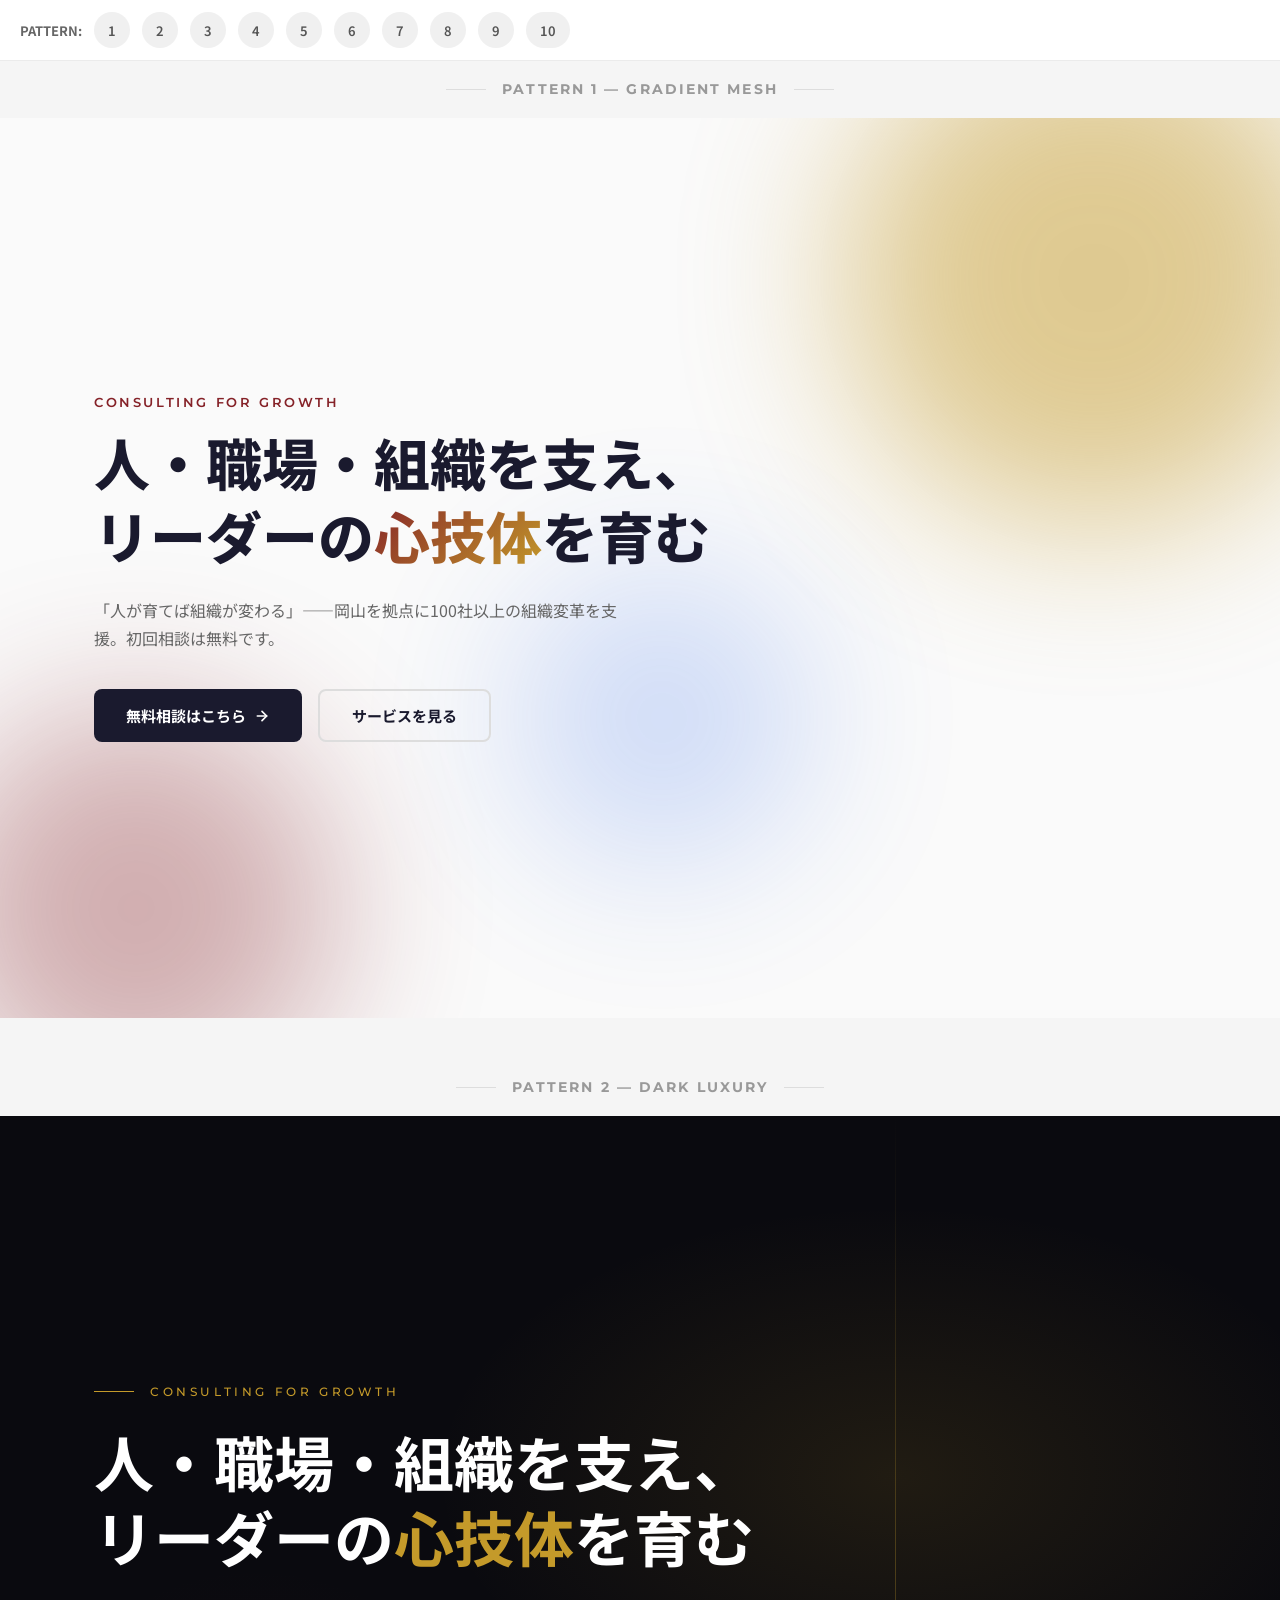
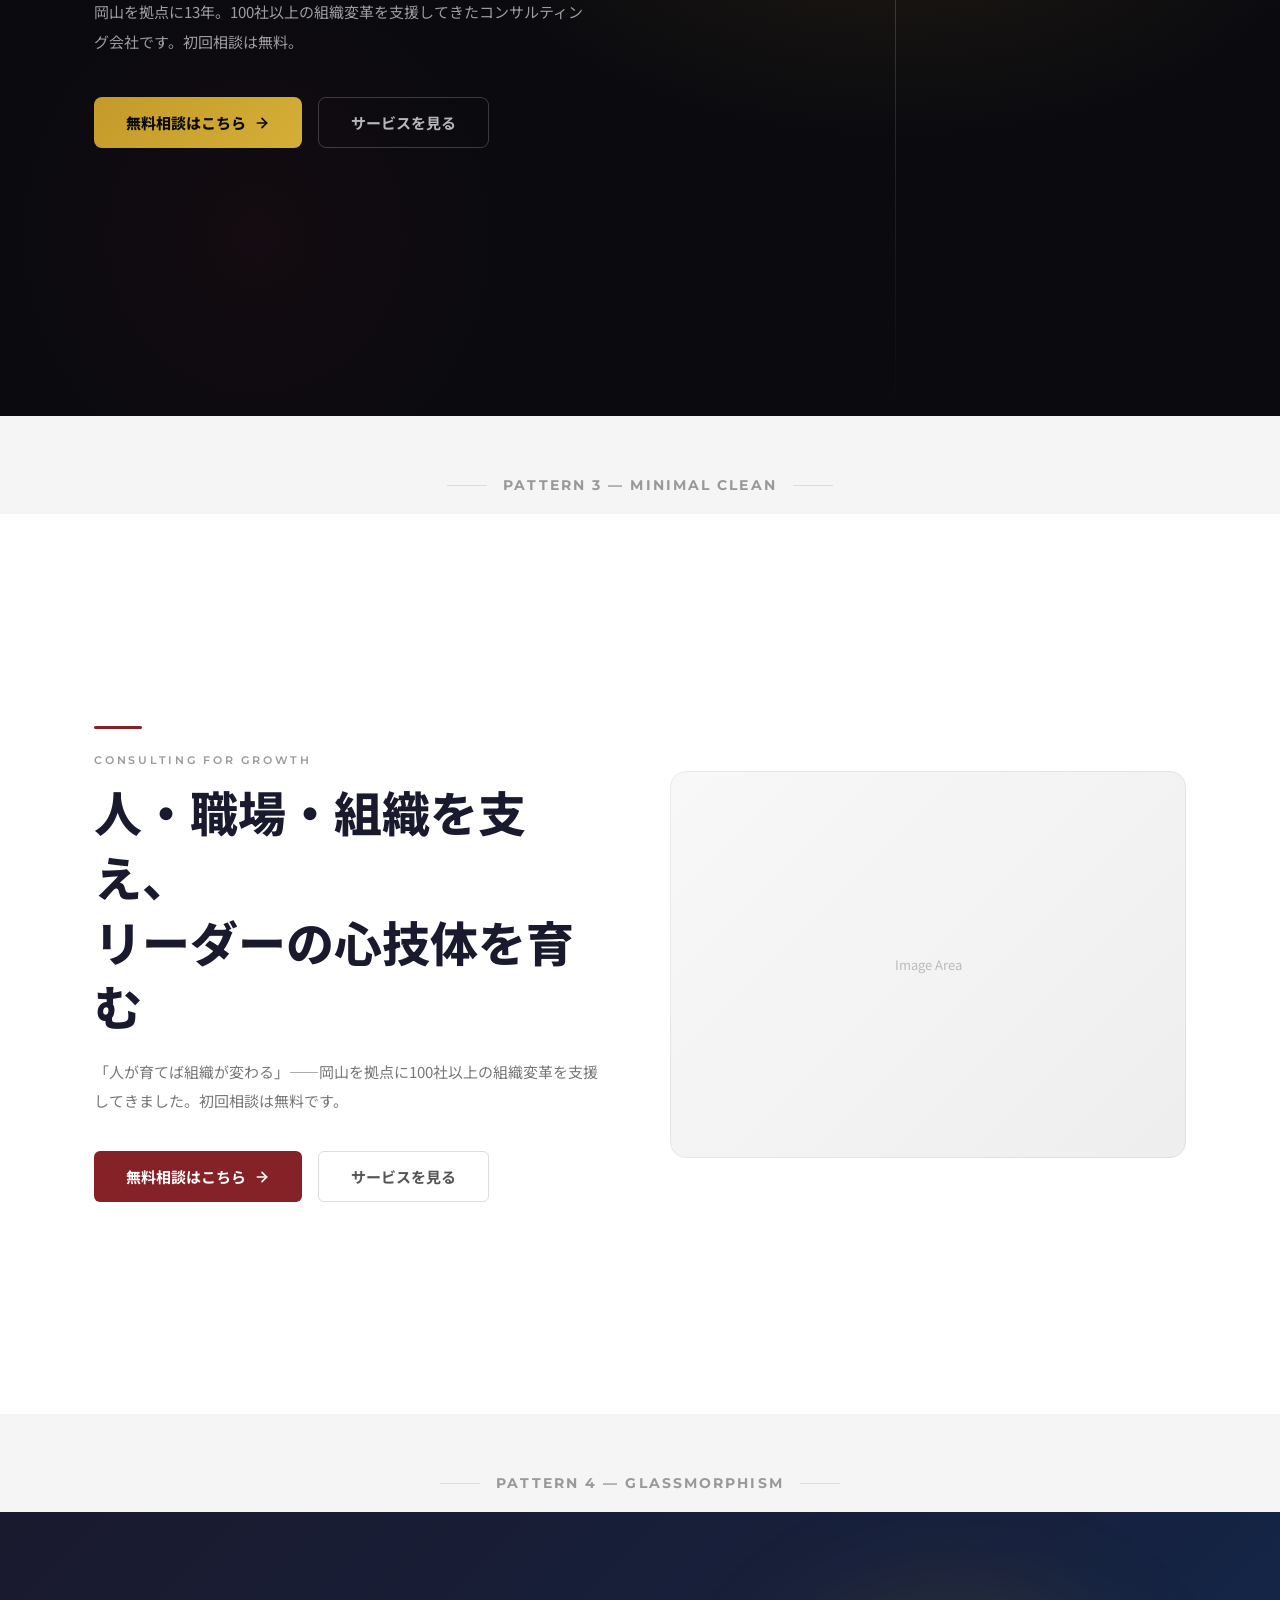
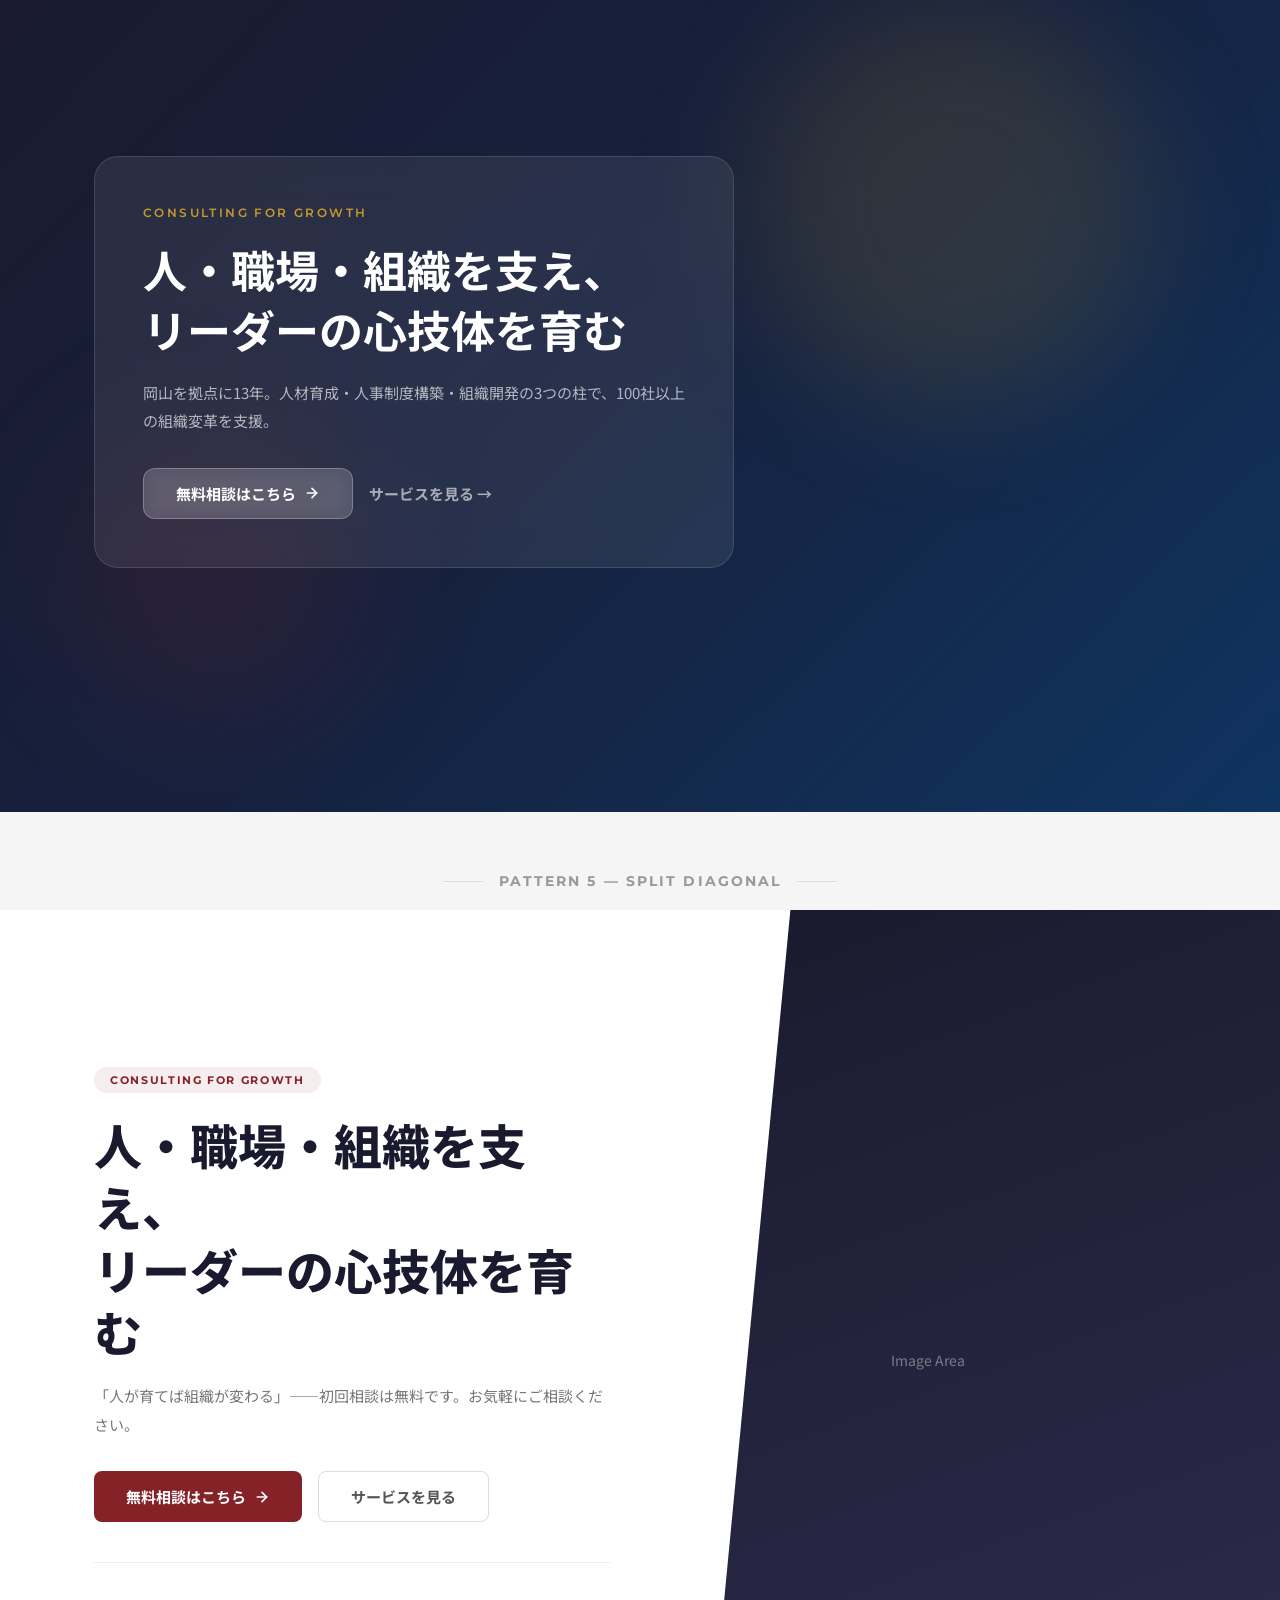
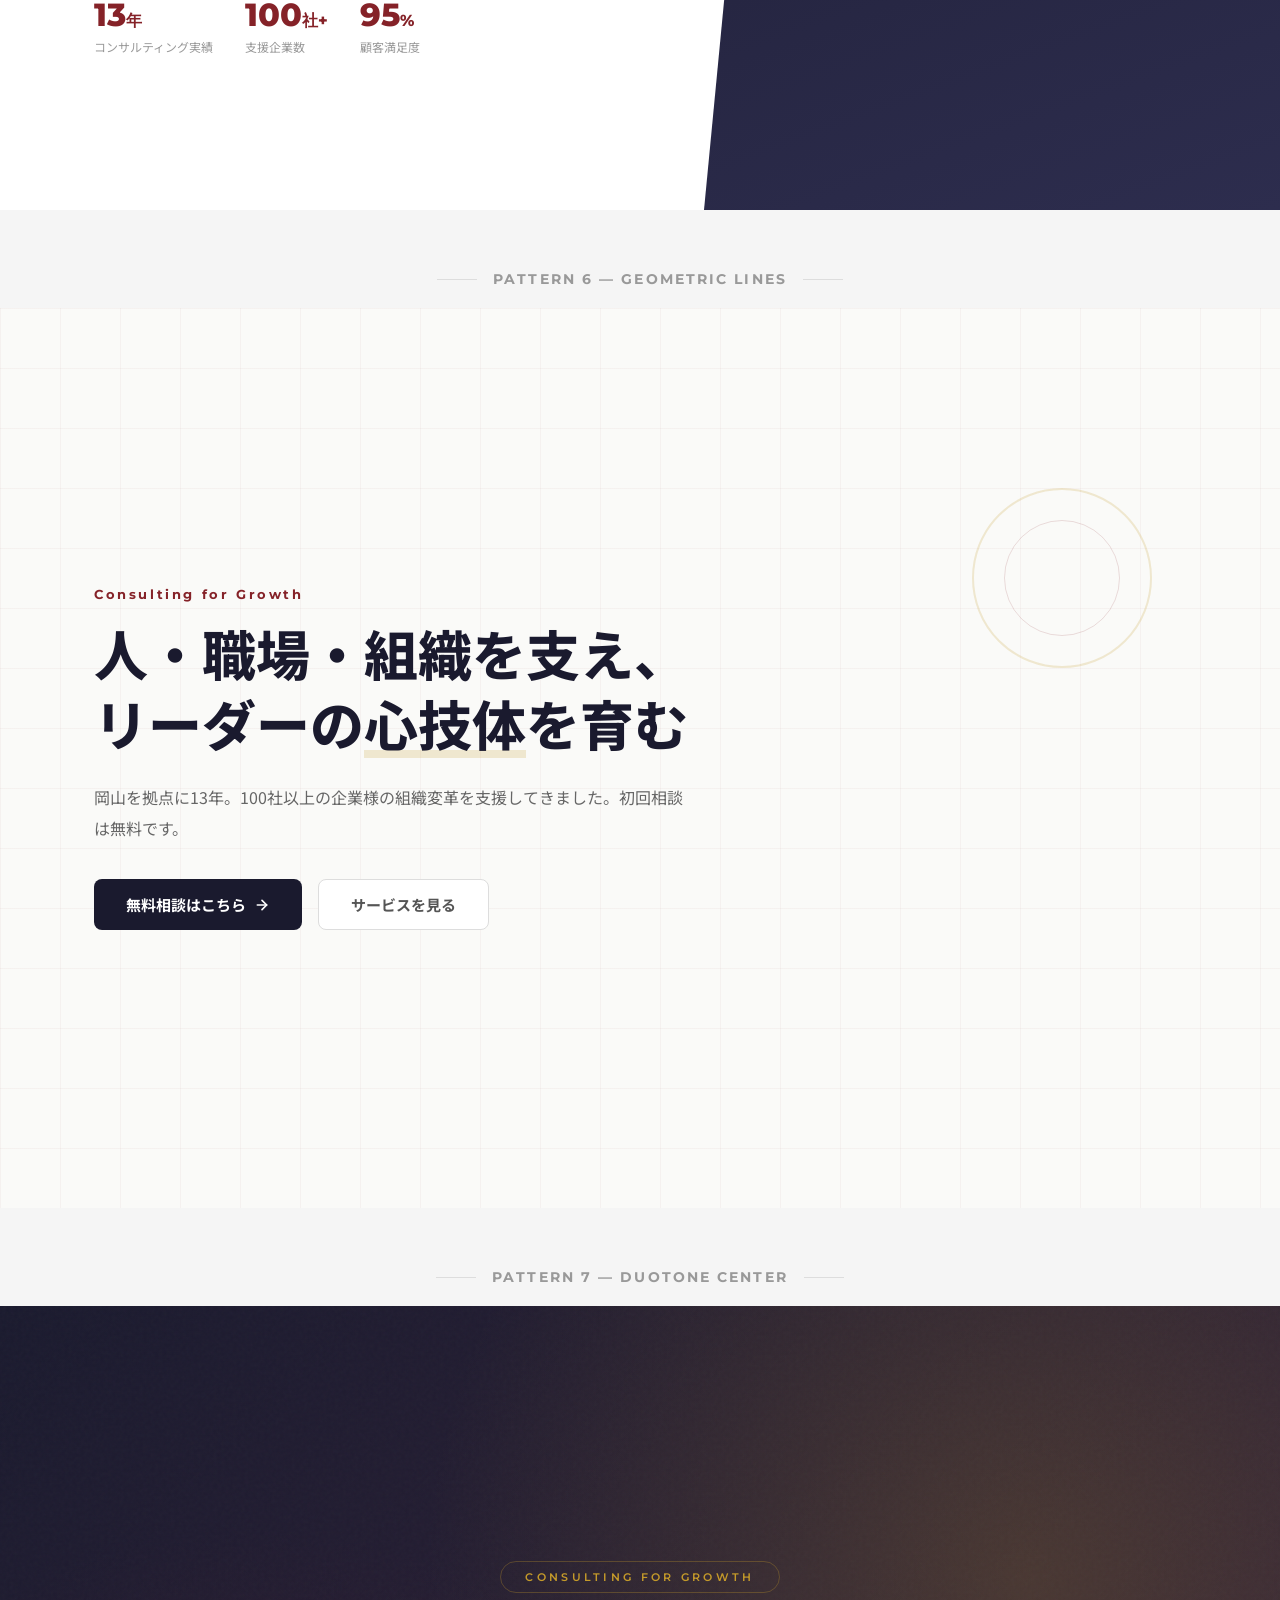
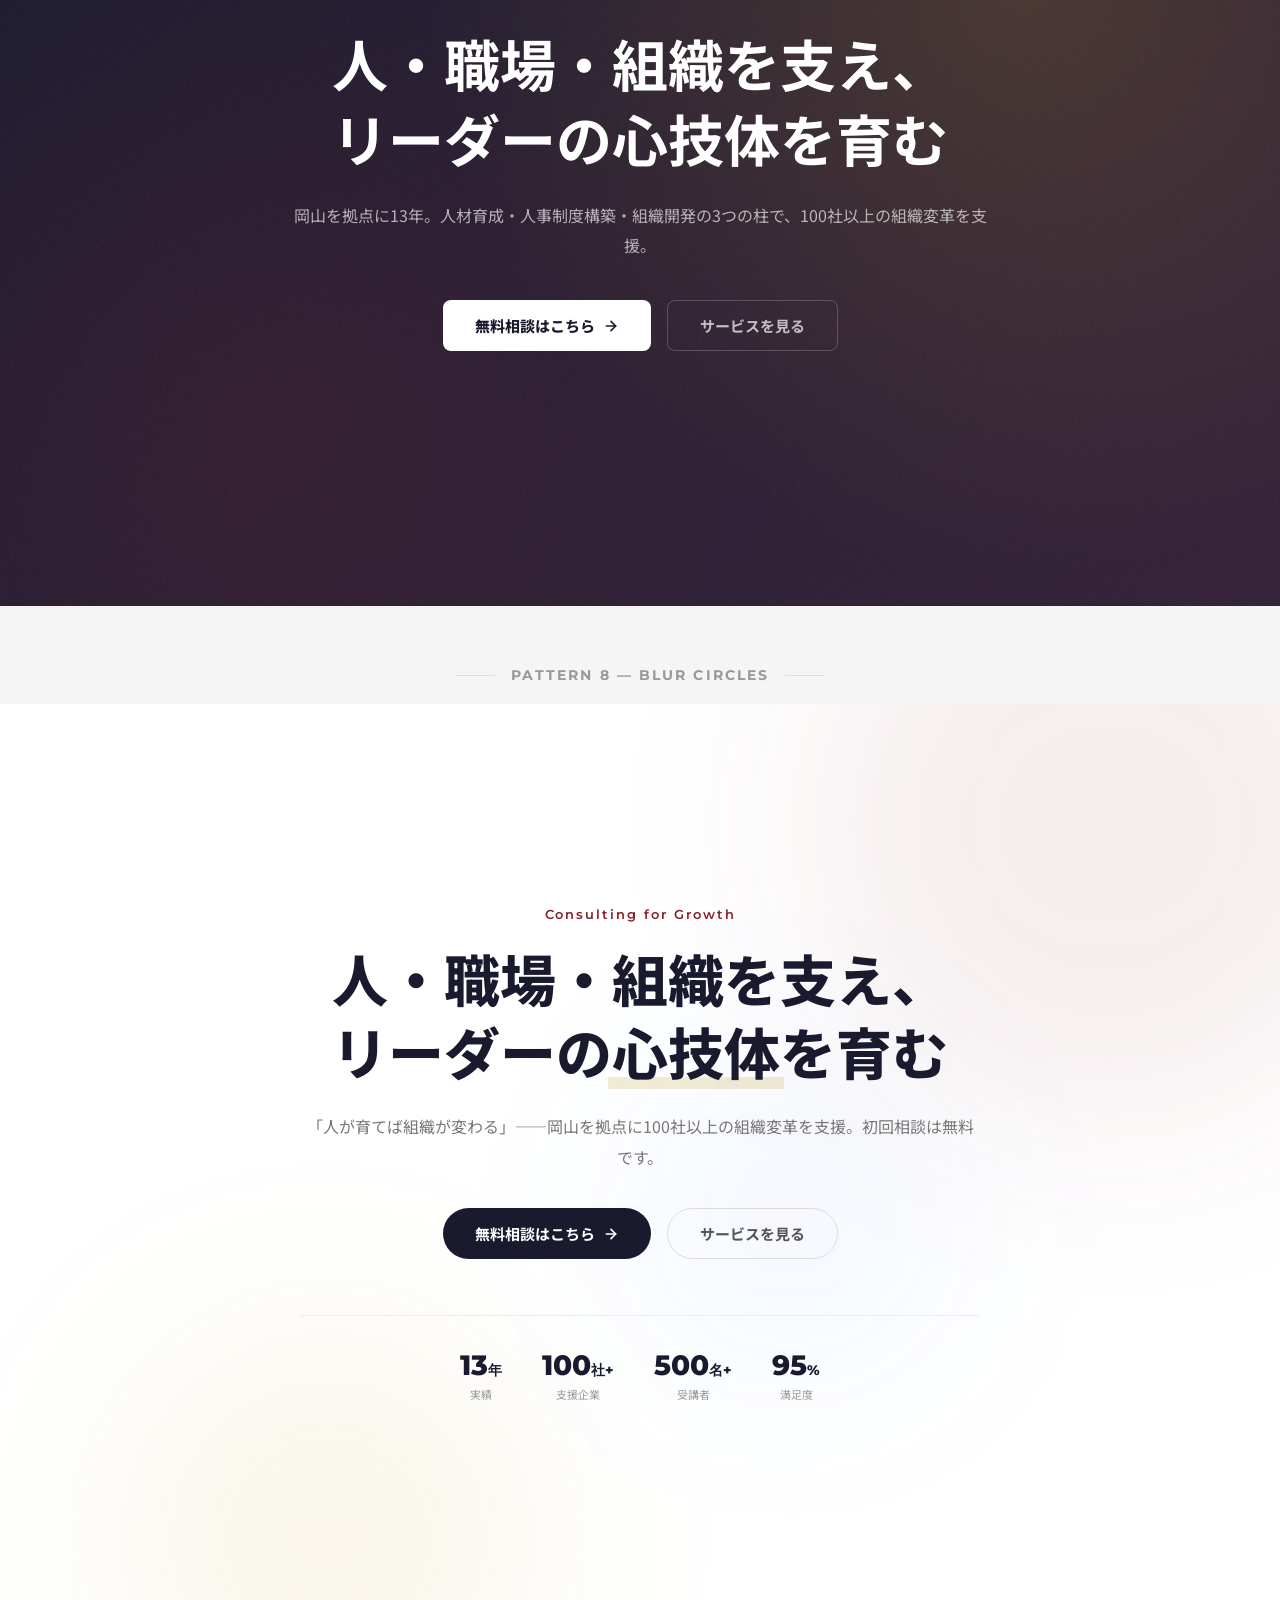
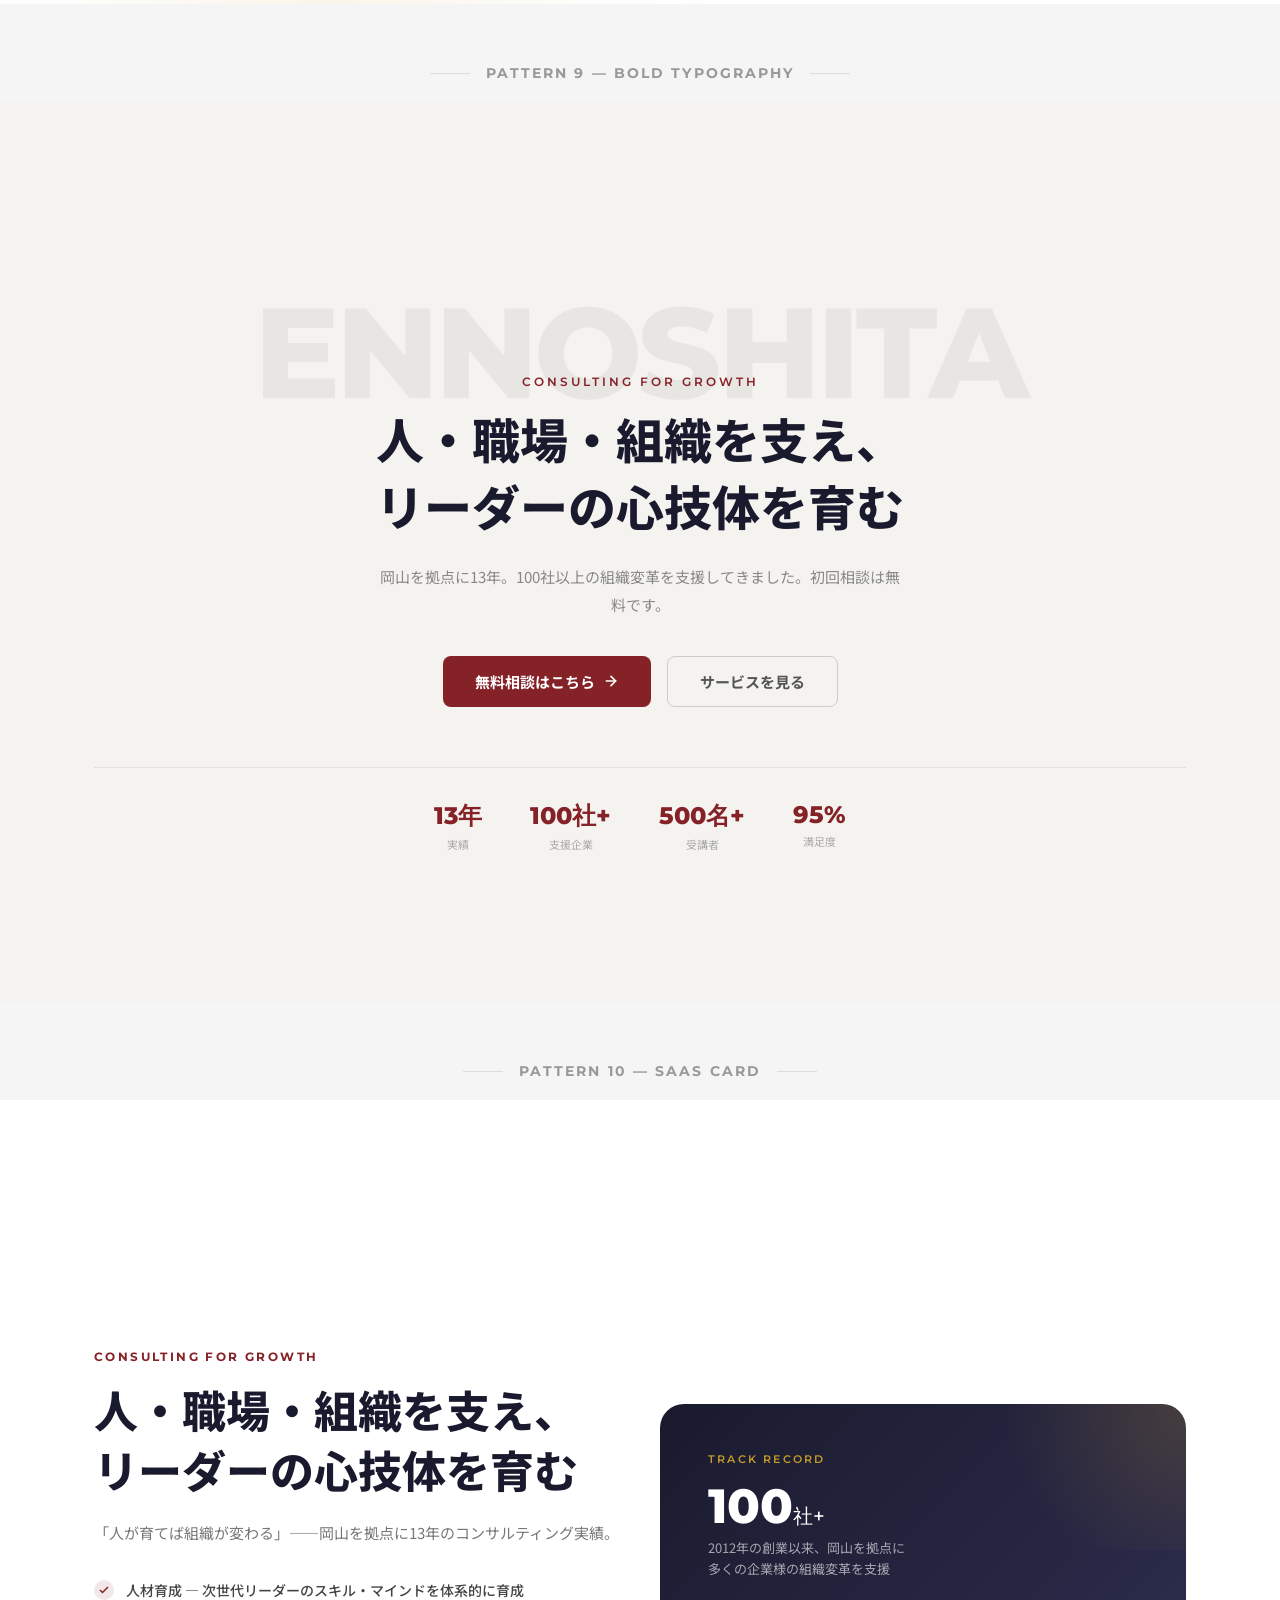
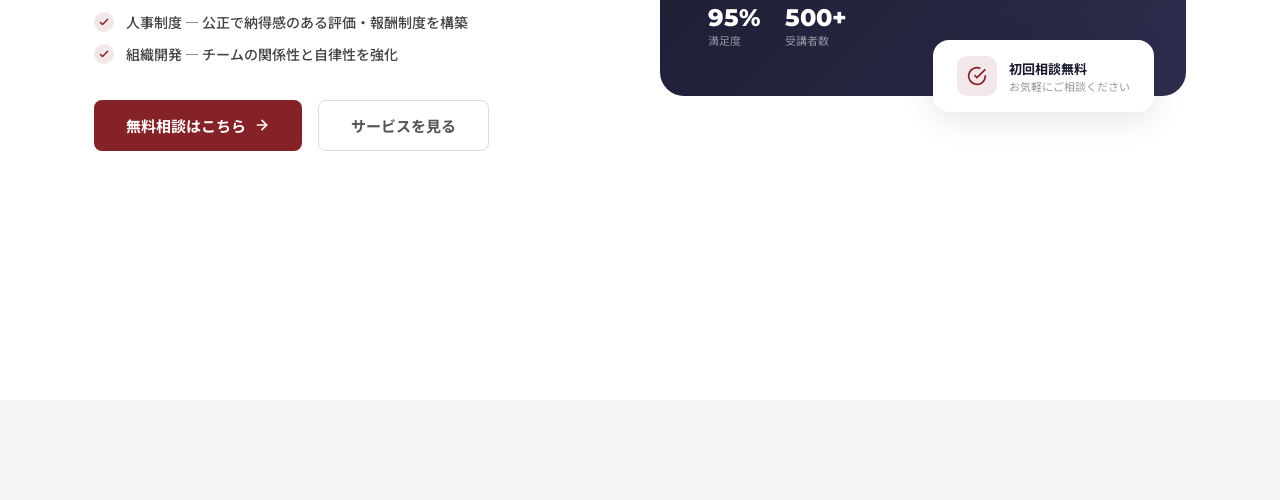
<file: hero-patterns.html>
<!DOCTYPE html>
<html lang="ja">
<head>
  <meta charset="UTF-8">
  <meta name="viewport" content="width=device-width, initial-scale=1.0">
  <title>ヒーローデザイン 10パターン — 株式会社えんのした</title>
  <link rel="preconnect" href="https://fonts.googleapis.com">
  <link rel="preconnect" href="https://fonts.gstatic.com" crossorigin>
  <link href="https://fonts.googleapis.com/css2?family=Inter:wght@300;400;500;600;700;800&family=Noto+Sans+JP:wght@300;400;500;600;700;800&family=Montserrat:wght@300;400;500;600;700;800&display=swap" rel="stylesheet">
  <style>
    *, *::before, *::after { box-sizing: border-box; margin: 0; padding: 0; }
    html { scroll-behavior: smooth; }
    body {
      font-family: 'Noto Sans JP', 'Inter', sans-serif;
      color: #1a1a2e;
      background: #f5f5f5;
    }

    /* ===== Pattern Selector ===== */
    .pattern-nav {
      position: fixed;
      top: 0;
      left: 0;
      right: 0;
      z-index: 9999;
      background: rgba(255,255,255,0.95);
      backdrop-filter: blur(12px);
      border-bottom: 1px solid rgba(0,0,0,0.08);
      padding: 12px 20px;
      display: flex;
      align-items: center;
      gap: 12px;
      overflow-x: auto;
      -webkit-overflow-scrolling: touch;
    }
    .pattern-nav__label {
      font-size: 13px;
      font-weight: 700;
      white-space: nowrap;
      color: #666;
    }
    .pattern-nav a {
      display: inline-flex;
      align-items: center;
      justify-content: center;
      min-width: 36px;
      height: 36px;
      padding: 0 14px;
      border-radius: 20px;
      font-size: 13px;
      font-weight: 600;
      color: #555;
      background: #f0f0f0;
      text-decoration: none;
      white-space: nowrap;
      transition: all 0.2s;
    }
    .pattern-nav a:hover {
      background: #1a1a2e;
      color: #fff;
    }

    .pattern-divider {
      text-align: center;
      padding: 60px 20px 20px;
    }
    .pattern-divider h2 {
      font-family: 'Montserrat', 'Noto Sans JP', sans-serif;
      font-size: 14px;
      font-weight: 700;
      letter-spacing: 0.15em;
      text-transform: uppercase;
      color: #999;
      display: flex;
      align-items: center;
      justify-content: center;
      gap: 16px;
    }
    .pattern-divider h2::before,
    .pattern-divider h2::after {
      content: '';
      width: 40px;
      height: 1px;
      background: #ddd;
    }

    /* ===== Common hero layout ===== */
    .hero-pattern {
      position: relative;
      min-height: 100vh;
      display: flex;
      align-items: center;
      overflow: hidden;
    }
    .hero-pattern .container {
      max-width: 1140px;
      margin: 0 auto;
      padding: 0 24px;
      width: 100%;
      position: relative;
      z-index: 2;
    }
    .hero-pattern .btn {
      display: inline-flex;
      align-items: center;
      gap: 8px;
      padding: 14px 32px;
      border-radius: 8px;
      font-family: 'Noto Sans JP', sans-serif;
      font-size: 15px;
      font-weight: 700;
      text-decoration: none;
      transition: all 0.3s cubic-bezier(0.4, 0, 0.2, 1);
      min-height: 48px;
    }
    .hero-pattern .btn svg {
      width: 16px;
      height: 16px;
      transition: transform 0.3s;
    }
    .hero-pattern .btn:hover svg {
      transform: translateX(4px);
    }

    /* =====================================================================
       PATTERN 1 — Gradient Mesh (Apple-style blurred orbs)
       ===================================================================== */
    #p1 {
      background: #fafafa;
    }
    #p1 .orb {
      position: absolute;
      border-radius: 50%;
      filter: blur(80px);
      opacity: 0.5;
      animation: orbFloat 8s ease-in-out infinite;
    }
    #p1 .orb--1 { width: 500px; height: 500px; background: #c49a2a; top: -10%; right: -5%; animation-delay: 0s; }
    #p1 .orb--2 { width: 400px; height: 400px; background: #852228; bottom: -10%; left: -5%; animation-delay: -3s; opacity: 0.35; }
    #p1 .orb--3 { width: 300px; height: 300px; background: #2563eb; top: 50%; left: 40%; animation-delay: -5s; opacity: 0.2; }

    @keyframes orbFloat {
      0%, 100% { transform: translate(0, 0) scale(1); }
      33% { transform: translate(20px, -20px) scale(1.05); }
      66% { transform: translate(-10px, 15px) scale(0.95); }
    }

    #p1 .hero__label {
      font-family: 'Montserrat', sans-serif;
      font-size: 13px;
      font-weight: 600;
      letter-spacing: 0.2em;
      text-transform: uppercase;
      color: #852228;
      margin-bottom: 16px;
    }
    #p1 .hero__title {
      font-family: 'Noto Sans JP', sans-serif;
      font-size: clamp(32px, 5vw, 56px);
      font-weight: 800;
      line-height: 1.3;
      color: #1a1a2e;
      margin-bottom: 24px;
    }
    #p1 .hero__title em {
      font-style: normal;
      background: linear-gradient(135deg, #852228, #c49a2a);
      -webkit-background-clip: text;
      -webkit-text-fill-color: transparent;
      background-clip: text;
    }
    #p1 .hero__desc {
      font-size: 16px;
      line-height: 1.8;
      color: #666;
      max-width: 540px;
      margin-bottom: 36px;
    }
    #p1 .btn--primary { background: #1a1a2e; color: #fff; }
    #p1 .btn--primary:hover { background: #2d2d4e; transform: translateY(-2px); box-shadow: 0 8px 24px rgba(26,26,46,0.2); }
    #p1 .btn--ghost { background: transparent; color: #1a1a2e; border: 2px solid #ddd; }
    #p1 .btn--ghost:hover { border-color: #1a1a2e; }


    /* =====================================================================
       PATTERN 2 — Dark Luxury (Gold accent on deep dark)
       ===================================================================== */
    #p2 {
      background: #0a0a0f;
      color: #fff;
    }
    #p2::before {
      content: '';
      position: absolute;
      inset: 0;
      background:
        radial-gradient(ellipse 60% 50% at 70% 40%, rgba(196,154,42,0.12) 0%, transparent 60%),
        radial-gradient(ellipse 40% 60% at 20% 80%, rgba(133,34,40,0.08) 0%, transparent 50%);
    }
    #p2::after {
      content: '';
      position: absolute;
      top: 0; right: 0;
      width: 1px; height: 100%;
      background: linear-gradient(to bottom, transparent, rgba(196,154,42,0.3), transparent);
      right: 30%;
    }
    #p2 .hero__label {
      font-family: 'Montserrat', sans-serif;
      font-size: 12px;
      font-weight: 500;
      letter-spacing: 0.3em;
      text-transform: uppercase;
      color: #c49a2a;
      margin-bottom: 24px;
      display: flex;
      align-items: center;
      gap: 16px;
    }
    #p2 .hero__label::before {
      content: '';
      width: 40px;
      height: 1px;
      background: #c49a2a;
    }
    #p2 .hero__title {
      font-family: 'Noto Sans JP', sans-serif;
      font-size: clamp(32px, 5vw, 60px);
      font-weight: 700;
      line-height: 1.25;
      color: #fff;
      margin-bottom: 24px;
    }
    #p2 .hero__title em {
      font-style: normal;
      color: #c49a2a;
    }
    #p2 .hero__desc {
      font-size: 15px;
      line-height: 2;
      color: rgba(255,255,255,0.6);
      max-width: 500px;
      margin-bottom: 40px;
    }
    #p2 .btn--primary { background: linear-gradient(135deg, #c49a2a, #d4af37); color: #0a0a0f; font-weight: 800; }
    #p2 .btn--primary:hover { transform: translateY(-2px); box-shadow: 0 8px 32px rgba(196,154,42,0.3); }
    #p2 .btn--ghost { background: transparent; color: rgba(255,255,255,0.7); border: 1px solid rgba(255,255,255,0.2); }
    #p2 .btn--ghost:hover { border-color: rgba(255,255,255,0.5); color: #fff; }


    /* =====================================================================
       PATTERN 3 — Minimal Clean (White space + thin accent)
       ===================================================================== */
    #p3 {
      background: #fff;
    }
    #p3 .hero__inner {
      display: grid;
      grid-template-columns: 1fr 1fr;
      gap: 60px;
      align-items: center;
    }
    #p3 .hero__accent-line {
      width: 48px;
      height: 3px;
      background: #852228;
      margin-bottom: 24px;
      border-radius: 2px;
    }
    #p3 .hero__label {
      font-family: 'Montserrat', sans-serif;
      font-size: 11px;
      font-weight: 600;
      letter-spacing: 0.25em;
      text-transform: uppercase;
      color: #999;
      margin-bottom: 12px;
    }
    #p3 .hero__title {
      font-family: 'Noto Sans JP', sans-serif;
      font-size: clamp(28px, 4vw, 48px);
      font-weight: 800;
      line-height: 1.35;
      color: #1a1a2e;
      margin-bottom: 20px;
    }
    #p3 .hero__desc {
      font-size: 15px;
      line-height: 1.9;
      color: #777;
      margin-bottom: 36px;
    }
    #p3 .hero__visual {
      position: relative;
      aspect-ratio: 4/3;
      background: linear-gradient(135deg, #f8f8f8, #eee);
      border-radius: 16px;
      overflow: hidden;
    }
    #p3 .hero__visual::before {
      content: '';
      position: absolute;
      inset: 0;
      border: 1px solid rgba(0,0,0,0.06);
      border-radius: 16px;
    }
    #p3 .hero__visual-text {
      position: absolute;
      inset: 0;
      display: flex;
      align-items: center;
      justify-content: center;
      font-size: 13px;
      color: #bbb;
    }
    #p3 .btn--primary { background: #852228; color: #fff; border-radius: 6px; }
    #p3 .btn--primary:hover { background: #a03038; transform: translateY(-2px); box-shadow: 0 8px 24px rgba(133,34,40,0.2); }
    #p3 .btn--ghost { background: transparent; color: #555; border: 1.5px solid #ddd; border-radius: 6px; }
    #p3 .btn--ghost:hover { border-color: #852228; color: #852228; }


    /* =====================================================================
       PATTERN 4 — Glassmorphism (Frosted panels on gradient)
       ===================================================================== */
    #p4 {
      background: linear-gradient(135deg, #1a1a2e 0%, #16213e 50%, #0f3460 100%);
      color: #fff;
    }
    #p4 .glass-shape {
      position: absolute;
      border-radius: 50%;
      background: rgba(196,154,42,0.15);
      filter: blur(60px);
    }
    #p4 .glass-shape--1 { width: 400px; height: 400px; top: 10%; right: 10%; }
    #p4 .glass-shape--2 { width: 300px; height: 300px; bottom: 10%; left: 5%; background: rgba(133,34,40,0.15); }

    #p4 .hero__card {
      background: rgba(255,255,255,0.08);
      backdrop-filter: blur(20px);
      border: 1px solid rgba(255,255,255,0.12);
      border-radius: 24px;
      padding: 48px;
      max-width: 640px;
    }
    #p4 .hero__label {
      font-family: 'Montserrat', sans-serif;
      font-size: 12px;
      font-weight: 600;
      letter-spacing: 0.2em;
      text-transform: uppercase;
      color: #c49a2a;
      margin-bottom: 20px;
    }
    #p4 .hero__title {
      font-family: 'Noto Sans JP', sans-serif;
      font-size: clamp(28px, 4vw, 44px);
      font-weight: 700;
      line-height: 1.35;
      color: #fff;
      margin-bottom: 20px;
    }
    #p4 .hero__desc {
      font-size: 15px;
      line-height: 1.9;
      color: rgba(255,255,255,0.65);
      margin-bottom: 32px;
    }
    #p4 .btn--primary { background: rgba(255,255,255,0.15); backdrop-filter: blur(8px); border: 1px solid rgba(255,255,255,0.25); color: #fff; border-radius: 12px; }
    #p4 .btn--primary:hover { background: rgba(255,255,255,0.25); transform: translateY(-2px); }
    #p4 .btn--ghost { color: rgba(255,255,255,0.6); border: none; padding-left: 0; }
    #p4 .btn--ghost:hover { color: #fff; }


    /* =====================================================================
       PATTERN 5 — Split Diagonal (Asymmetric layout)
       ===================================================================== */
    #p5 {
      background: #fff;
    }
    #p5::before {
      content: '';
      position: absolute;
      top: 0; right: 0;
      width: 45%;
      height: 100%;
      background: linear-gradient(160deg, #1a1a2e, #2d2d4e);
      clip-path: polygon(15% 0, 100% 0, 100% 100%, 0 100%);
    }
    #p5 .hero__inner {
      display: grid;
      grid-template-columns: 1fr 1fr;
      gap: 60px;
      align-items: center;
    }
    #p5 .hero__tag {
      display: inline-block;
      font-family: 'Montserrat', sans-serif;
      font-size: 11px;
      font-weight: 700;
      letter-spacing: 0.15em;
      text-transform: uppercase;
      color: #852228;
      background: rgba(133,34,40,0.08);
      padding: 6px 16px;
      border-radius: 20px;
      margin-bottom: 20px;
    }
    #p5 .hero__title {
      font-family: 'Noto Sans JP', sans-serif;
      font-size: clamp(28px, 4vw, 48px);
      font-weight: 800;
      line-height: 1.3;
      color: #1a1a2e;
      margin-bottom: 20px;
    }
    #p5 .hero__desc {
      font-size: 15px;
      line-height: 1.9;
      color: #777;
      margin-bottom: 32px;
    }
    #p5 .hero__stats {
      display: flex;
      gap: 32px;
      margin-top: 40px;
      padding-top: 32px;
      border-top: 1px solid #eee;
    }
    #p5 .hero__stat-number {
      font-family: 'Montserrat', sans-serif;
      font-size: 32px;
      font-weight: 800;
      color: #852228;
    }
    #p5 .hero__stat-label {
      font-size: 12px;
      color: #999;
      margin-top: 4px;
    }
    #p5 .hero__visual {
      position: relative;
      z-index: 2;
      display: flex;
      align-items: center;
      justify-content: center;
      color: rgba(255,255,255,0.4);
      font-size: 14px;
      min-height: 400px;
    }
    #p5 .btn--primary { background: #852228; color: #fff; }
    #p5 .btn--primary:hover { background: #a03038; transform: translateY(-2px); box-shadow: 0 8px 24px rgba(133,34,40,0.2); }
    #p5 .btn--ghost { color: #555; border: 1.5px solid #ddd; }
    #p5 .btn--ghost:hover { border-color: #852228; color: #852228; }


    /* =====================================================================
       PATTERN 6 — Geometric Lines (Modern grid pattern)
       ===================================================================== */
    #p6 {
      background: #fafaf8;
    }
    #p6 .grid-bg {
      position: absolute;
      inset: 0;
      background-image:
        linear-gradient(rgba(133,34,40,0.04) 1px, transparent 1px),
        linear-gradient(90deg, rgba(133,34,40,0.04) 1px, transparent 1px);
      background-size: 60px 60px;
    }
    #p6 .grid-accent {
      position: absolute;
      top: 20%;
      right: 10%;
      width: 180px;
      height: 180px;
      border: 2px solid rgba(196,154,42,0.2);
      border-radius: 50%;
    }
    #p6 .grid-accent::after {
      content: '';
      position: absolute;
      top: 30px; left: 30px; right: 30px; bottom: 30px;
      border: 1px solid rgba(133,34,40,0.15);
      border-radius: 50%;
    }
    #p6 .hero__content { max-width: 600px; }
    #p6 .hero__eyebrow {
      font-family: 'Montserrat', sans-serif;
      font-size: 13px;
      font-weight: 700;
      letter-spacing: 0.2em;
      color: #852228;
      margin-bottom: 16px;
    }
    #p6 .hero__title {
      font-family: 'Noto Sans JP', sans-serif;
      font-size: clamp(32px, 5vw, 54px);
      font-weight: 800;
      line-height: 1.3;
      color: #1a1a2e;
      margin-bottom: 24px;
    }
    #p6 .hero__title span {
      position: relative;
      display: inline;
    }
    #p6 .hero__title span::after {
      content: '';
      position: absolute;
      bottom: 4px;
      left: 0;
      width: 100%;
      height: 8px;
      background: rgba(196,154,42,0.2);
      z-index: -1;
    }
    #p6 .hero__desc {
      font-size: 16px;
      line-height: 1.9;
      color: #666;
      margin-bottom: 36px;
    }
    #p6 .btn--primary { background: #1a1a2e; color: #fff; }
    #p6 .btn--primary:hover { background: #2d2d4e; transform: translateY(-2px); box-shadow: 0 8px 24px rgba(26,26,46,0.15); }
    #p6 .btn--ghost { background: #fff; color: #555; border: 1.5px solid #ddd; }
    #p6 .btn--ghost:hover { border-color: #1a1a2e; color: #1a1a2e; }


    /* =====================================================================
       PATTERN 7 — Duotone Overlay (Photo overlay with color wash)
       ===================================================================== */
    #p7 {
      background: linear-gradient(135deg, #1a1a2e 0%, #352238 100%);
      color: #fff;
    }
    #p7::before {
      content: '';
      position: absolute;
      inset: 0;
      background:
        radial-gradient(circle at 80% 30%, rgba(196,154,42,0.2) 0%, transparent 50%),
        radial-gradient(circle at 20% 80%, rgba(133,34,40,0.15) 0%, transparent 40%);
    }
    #p7 .noise-overlay {
      position: absolute;
      inset: 0;
      opacity: 0.03;
      background-image: url("data:image/svg+xml,%3Csvg viewBox='0 0 256 256' xmlns='http://www.w3.org/2000/svg'%3E%3Cfilter id='n'%3E%3CfeTurbulence type='fractalNoise' baseFrequency='0.9' numOctaves='4' stitchTiles='stitch'/%3E%3C/filter%3E%3Crect width='100%25' height='100%25' filter='url(%23n)'/%3E%3C/svg%3E");
    }
    #p7 .hero__inner {
      text-align: center;
      max-width: 700px;
      margin: 0 auto;
    }
    #p7 .hero__badge {
      display: inline-block;
      font-family: 'Montserrat', sans-serif;
      font-size: 11px;
      font-weight: 600;
      letter-spacing: 0.3em;
      text-transform: uppercase;
      color: #c49a2a;
      border: 1px solid rgba(196,154,42,0.3);
      padding: 8px 24px;
      border-radius: 30px;
      margin-bottom: 32px;
    }
    #p7 .hero__title {
      font-family: 'Noto Sans JP', sans-serif;
      font-size: clamp(32px, 5vw, 56px);
      font-weight: 700;
      line-height: 1.35;
      margin-bottom: 24px;
    }
    #p7 .hero__desc {
      font-size: 16px;
      line-height: 1.9;
      color: rgba(255,255,255,0.65);
      margin-bottom: 40px;
    }
    #p7 .hero__buttons { display: flex; gap: 16px; justify-content: center; }
    #p7 .btn--primary { background: #fff; color: #1a1a2e; font-weight: 800; }
    #p7 .btn--primary:hover { transform: translateY(-2px); box-shadow: 0 8px 32px rgba(255,255,255,0.2); }
    #p7 .btn--ghost { color: rgba(255,255,255,0.7); border: 1px solid rgba(255,255,255,0.2); }
    #p7 .btn--ghost:hover { border-color: rgba(255,255,255,0.5); color: #fff; }


    /* =====================================================================
       PATTERN 8 — Blur Circles (Soft color blobs — Instagram/Apple style)
       ===================================================================== */
    #p8 {
      background: #fff;
    }
    #p8 .blob {
      position: absolute;
      border-radius: 50%;
      filter: blur(100px);
      animation: blobMove 10s ease-in-out infinite;
    }
    #p8 .blob--1 { width: 600px; height: 600px; background: rgba(133,34,40,0.08); top: -20%; right: -10%; }
    #p8 .blob--2 { width: 400px; height: 400px; background: rgba(196,154,42,0.1); bottom: -15%; left: 10%; animation-delay: -4s; }
    #p8 .blob--3 { width: 300px; height: 300px; background: rgba(37,99,235,0.06); top: 40%; left: 50%; animation-delay: -7s; }

    @keyframes blobMove {
      0%, 100% { transform: translate(0, 0); }
      50% { transform: translate(30px, -20px); }
    }

    #p8 .hero__inner {
      text-align: center;
      max-width: 680px;
      margin: 0 auto;
    }
    #p8 .hero__label {
      font-family: 'Montserrat', sans-serif;
      font-size: 13px;
      font-weight: 600;
      letter-spacing: 0.15em;
      color: #852228;
      margin-bottom: 20px;
    }
    #p8 .hero__title {
      font-family: 'Noto Sans JP', sans-serif;
      font-size: clamp(32px, 5vw, 56px);
      font-weight: 800;
      line-height: 1.3;
      color: #1a1a2e;
      margin-bottom: 24px;
    }
    #p8 .hero__title em {
      font-style: normal;
      position: relative;
    }
    #p8 .hero__title em::after {
      content: '';
      position: absolute;
      bottom: 2px;
      left: -4px;
      right: -4px;
      height: 12px;
      background: rgba(196,154,42,0.2);
      z-index: -1;
      border-radius: 2px;
    }
    #p8 .hero__desc {
      font-size: 16px;
      line-height: 1.9;
      color: #777;
      margin-bottom: 36px;
    }
    #p8 .hero__buttons { display: flex; gap: 16px; justify-content: center; flex-wrap: wrap; }
    #p8 .btn--primary { background: #1a1a2e; color: #fff; border-radius: 50px; }
    #p8 .btn--primary:hover { background: #2d2d4e; transform: translateY(-2px); box-shadow: 0 8px 24px rgba(26,26,46,0.2); }
    #p8 .btn--ghost { color: #555; border: 1.5px solid #ddd; border-radius: 50px; }
    #p8 .btn--ghost:hover { border-color: #1a1a2e; color: #1a1a2e; }
    #p8 .hero__trust {
      display: flex;
      justify-content: center;
      gap: 40px;
      margin-top: 56px;
      padding-top: 32px;
      border-top: 1px solid #eee;
    }
    #p8 .hero__trust-item {
      text-align: center;
    }
    #p8 .hero__trust-num {
      font-family: 'Montserrat', sans-serif;
      font-size: 28px;
      font-weight: 800;
      color: #1a1a2e;
    }
    #p8 .hero__trust-label {
      font-size: 11px;
      color: #999;
      margin-top: 4px;
    }


    /* =====================================================================
       PATTERN 9 — Bold Typography (Type-driven, editorial)
       ===================================================================== */
    #p9 {
      background: #f5f3ef;
    }
    #p9 .hero__inner {
      display: grid;
      grid-template-columns: 1fr;
      text-align: center;
      padding: 80px 0 40px;
    }
    #p9 .hero__mega-title {
      font-family: 'Montserrat', 'Noto Sans JP', sans-serif;
      font-size: clamp(60px, 10vw, 140px);
      font-weight: 800;
      line-height: 0.95;
      color: rgba(26,26,46,0.06);
      letter-spacing: -0.03em;
      margin-bottom: -40px;
      user-select: none;
    }
    #p9 .hero__label {
      font-family: 'Montserrat', sans-serif;
      font-size: 12px;
      font-weight: 600;
      letter-spacing: 0.25em;
      text-transform: uppercase;
      color: #852228;
      margin-bottom: 16px;
    }
    #p9 .hero__title {
      font-family: 'Noto Sans JP', sans-serif;
      font-size: clamp(28px, 4vw, 48px);
      font-weight: 800;
      line-height: 1.4;
      color: #1a1a2e;
      margin-bottom: 24px;
    }
    #p9 .hero__desc {
      font-size: 15px;
      line-height: 1.9;
      color: #888;
      max-width: 520px;
      margin: 0 auto 36px;
    }
    #p9 .hero__buttons { display: flex; gap: 16px; justify-content: center; }
    #p9 .btn--primary { background: #852228; color: #fff; }
    #p9 .btn--primary:hover { background: #a03038; transform: translateY(-2px); box-shadow: 0 8px 24px rgba(133,34,40,0.2); }
    #p9 .btn--ghost { color: #555; border: 1.5px solid #ccc; }
    #p9 .btn--ghost:hover { border-color: #852228; color: #852228; }
    #p9 .hero__bottom-bar {
      display: flex;
      justify-content: center;
      gap: 48px;
      margin-top: 60px;
      padding-top: 32px;
      border-top: 1px solid rgba(0,0,0,0.08);
    }
    #p9 .hero__bottom-item {
      text-align: center;
    }
    #p9 .hero__bottom-num {
      font-family: 'Montserrat', sans-serif;
      font-size: 24px;
      font-weight: 800;
      color: #852228;
    }
    #p9 .hero__bottom-label {
      font-size: 11px;
      color: #aaa;
      margin-top: 4px;
    }


    /* =====================================================================
       PATTERN 10 — Side Gradient Card (Modern SaaS style)
       ===================================================================== */
    #p10 {
      background: #fff;
    }
    #p10 .hero__inner {
      display: grid;
      grid-template-columns: 1fr 1fr;
      gap: 40px;
      align-items: center;
    }
    #p10 .hero__label {
      font-family: 'Montserrat', sans-serif;
      font-size: 12px;
      font-weight: 700;
      letter-spacing: 0.2em;
      text-transform: uppercase;
      color: #852228;
      margin-bottom: 16px;
    }
    #p10 .hero__title {
      font-family: 'Noto Sans JP', sans-serif;
      font-size: clamp(28px, 3.5vw, 44px);
      font-weight: 800;
      line-height: 1.35;
      color: #1a1a2e;
      margin-bottom: 20px;
    }
    #p10 .hero__desc {
      font-size: 15px;
      line-height: 1.9;
      color: #777;
      margin-bottom: 32px;
    }
    #p10 .hero__feature-list {
      list-style: none;
      display: flex;
      flex-direction: column;
      gap: 12px;
      margin-bottom: 36px;
    }
    #p10 .hero__feature-list li {
      display: flex;
      align-items: center;
      gap: 12px;
      font-size: 14px;
      font-weight: 500;
      color: #444;
    }
    #p10 .hero__feature-list li::before {
      content: '';
      flex-shrink: 0;
      width: 20px;
      height: 20px;
      border-radius: 50%;
      background: rgba(133,34,40,0.1);
      background-image: url("data:image/svg+xml,%3Csvg xmlns='http://www.w3.org/2000/svg' width='12' height='12' viewBox='0 0 24 24' fill='none' stroke='%23852228' stroke-width='3'%3E%3Cpolyline points='20 6 9 17 4 12'/%3E%3C/svg%3E");
      background-repeat: no-repeat;
      background-position: center;
    }
    #p10 .hero__card-area {
      position: relative;
    }
    #p10 .hero__gradient-card {
      background: linear-gradient(135deg, #1a1a2e, #2d2d4e);
      border-radius: 24px;
      padding: 48px;
      color: #fff;
      position: relative;
      overflow: hidden;
    }
    #p10 .hero__gradient-card::before {
      content: '';
      position: absolute;
      top: -50%; right: -50%;
      width: 100%; height: 100%;
      background: radial-gradient(circle, rgba(196,154,42,0.2) 0%, transparent 60%);
    }
    #p10 .hero__card-label {
      font-family: 'Montserrat', sans-serif;
      font-size: 11px;
      font-weight: 600;
      letter-spacing: 0.2em;
      color: #c49a2a;
      margin-bottom: 16px;
      position: relative;
    }
    #p10 .hero__card-stat {
      font-family: 'Montserrat', sans-serif;
      font-size: 48px;
      font-weight: 800;
      line-height: 1;
      margin-bottom: 8px;
      position: relative;
    }
    #p10 .hero__card-stat small {
      font-size: 20px;
      font-weight: 500;
    }
    #p10 .hero__card-desc {
      font-size: 13px;
      color: rgba(255,255,255,0.6);
      line-height: 1.6;
      position: relative;
    }
    #p10 .hero__floating-badge {
      position: absolute;
      bottom: -16px;
      right: 32px;
      background: #fff;
      border-radius: 16px;
      padding: 16px 24px;
      box-shadow: 0 8px 32px rgba(0,0,0,0.1);
      display: flex;
      align-items: center;
      gap: 12px;
    }
    #p10 .hero__floating-icon {
      width: 40px;
      height: 40px;
      border-radius: 10px;
      background: rgba(133,34,40,0.1);
      display: flex;
      align-items: center;
      justify-content: center;
      color: #852228;
    }
    #p10 .hero__floating-text {
      font-size: 13px;
      font-weight: 700;
      color: #1a1a2e;
    }
    #p10 .hero__floating-sub {
      font-size: 11px;
      color: #999;
    }
    #p10 .btn--primary { background: #852228; color: #fff; }
    #p10 .btn--primary:hover { background: #a03038; transform: translateY(-2px); box-shadow: 0 8px 24px rgba(133,34,40,0.2); }
    #p10 .btn--ghost { color: #555; border: 1.5px solid #ddd; }
    #p10 .btn--ghost:hover { border-color: #852228; color: #852228; }


    /* ===== Responsive ===== */
    @media (max-width: 768px) {
      .pattern-nav { padding: 8px 12px; gap: 8px; }
      .pattern-nav a { min-width: 32px; height: 32px; padding: 0 10px; font-size: 12px; }
      #p3 .hero__inner,
      #p5 .hero__inner,
      #p10 .hero__inner {
        grid-template-columns: 1fr;
        text-align: center;
      }
      #p5::before { display: none; }
      #p5 .hero__stats { justify-content: center; }
      #p8 .hero__trust { gap: 24px; flex-wrap: wrap; }
      #p9 .hero__mega-title { font-size: 48px; margin-bottom: -20px; }
      #p9 .hero__bottom-bar { gap: 24px; flex-wrap: wrap; }
    }
  </style>
</head>
<body>

<!-- Navigation -->
<nav class="pattern-nav">
  <span class="pattern-nav__label">PATTERN:</span>
  <a href="#p1">1</a>
  <a href="#p2">2</a>
  <a href="#p3">3</a>
  <a href="#p4">4</a>
  <a href="#p5">5</a>
  <a href="#p6">6</a>
  <a href="#p7">7</a>
  <a href="#p8">8</a>
  <a href="#p9">9</a>
  <a href="#p10">10</a>
</nav>


<!-- ===== PATTERN 1: Gradient Mesh ===== -->
<div class="pattern-divider" style="padding-top: 80px;"><h2>Pattern 1 — Gradient Mesh</h2></div>
<section class="hero-pattern" id="p1">
  <div class="orb orb--1" aria-hidden="true"></div>
  <div class="orb orb--2" aria-hidden="true"></div>
  <div class="orb orb--3" aria-hidden="true"></div>
  <div class="container">
    <p class="hero__label">Consulting for Growth</p>
    <h1 class="hero__title">人・職場・組織を支え、<br>リーダーの<em>心技体</em>を育む</h1>
    <p class="hero__desc">「人が育てば組織が変わる」――岡山を拠点に100社以上の組織変革を支援。初回相談は無料です。</p>
    <div style="display: flex; gap: 16px; flex-wrap: wrap;">
      <a href="#" class="btn btn--primary">無料相談はこちら <svg viewBox="0 0 24 24" fill="none" stroke="currentColor" stroke-width="2.5" stroke-linecap="round" stroke-linejoin="round"><path d="M5 12h14"/><path d="m12 5 7 7-7 7"/></svg></a>
      <a href="#" class="btn btn--ghost">サービスを見る</a>
    </div>
  </div>
</section>


<!-- ===== PATTERN 2: Dark Luxury ===== -->
<div class="pattern-divider"><h2>Pattern 2 — Dark Luxury</h2></div>
<section class="hero-pattern" id="p2">
  <div class="container">
    <p class="hero__label">Consulting for Growth</p>
    <h1 class="hero__title">人・職場・組織を支え、<br>リーダーの<em>心技体</em>を育む</h1>
    <p class="hero__desc">岡山を拠点に13年。100社以上の組織変革を支援してきたコンサルティング会社です。初回相談は無料。</p>
    <div style="display: flex; gap: 16px; flex-wrap: wrap;">
      <a href="#" class="btn btn--primary">無料相談はこちら <svg viewBox="0 0 24 24" fill="none" stroke="currentColor" stroke-width="2.5" stroke-linecap="round" stroke-linejoin="round"><path d="M5 12h14"/><path d="m12 5 7 7-7 7"/></svg></a>
      <a href="#" class="btn btn--ghost">サービスを見る</a>
    </div>
  </div>
</section>


<!-- ===== PATTERN 3: Minimal Clean ===== -->
<div class="pattern-divider"><h2>Pattern 3 — Minimal Clean</h2></div>
<section class="hero-pattern" id="p3">
  <div class="container">
    <div class="hero__inner">
      <div>
        <div class="hero__accent-line"></div>
        <p class="hero__label">Consulting for Growth</p>
        <h1 class="hero__title">人・職場・組織を支え、<br>リーダーの心技体を育む</h1>
        <p class="hero__desc">「人が育てば組織が変わる」――岡山を拠点に100社以上の組織変革を支援してきました。初回相談は無料です。</p>
        <div style="display: flex; gap: 16px; flex-wrap: wrap;">
          <a href="#" class="btn btn--primary">無料相談はこちら <svg viewBox="0 0 24 24" fill="none" stroke="currentColor" stroke-width="2.5" stroke-linecap="round" stroke-linejoin="round"><path d="M5 12h14"/><path d="m12 5 7 7-7 7"/></svg></a>
          <a href="#" class="btn btn--ghost">サービスを見る</a>
        </div>
      </div>
      <div class="hero__visual">
        <span class="hero__visual-text">Image Area</span>
      </div>
    </div>
  </div>
</section>


<!-- ===== PATTERN 4: Glassmorphism ===== -->
<div class="pattern-divider"><h2>Pattern 4 — Glassmorphism</h2></div>
<section class="hero-pattern" id="p4">
  <div class="glass-shape glass-shape--1" aria-hidden="true"></div>
  <div class="glass-shape glass-shape--2" aria-hidden="true"></div>
  <div class="container">
    <div class="hero__card">
      <p class="hero__label">Consulting for Growth</p>
      <h1 class="hero__title">人・職場・組織を支え、<br>リーダーの心技体を育む</h1>
      <p class="hero__desc">岡山を拠点に13年。人材育成・人事制度構築・組織開発の3つの柱で、100社以上の組織変革を支援。</p>
      <div style="display: flex; gap: 16px; flex-wrap: wrap;">
        <a href="#" class="btn btn--primary">無料相談はこちら <svg viewBox="0 0 24 24" fill="none" stroke="currentColor" stroke-width="2.5" stroke-linecap="round" stroke-linejoin="round"><path d="M5 12h14"/><path d="m12 5 7 7-7 7"/></svg></a>
        <a href="#" class="btn btn--ghost">サービスを見る &rarr;</a>
      </div>
    </div>
  </div>
</section>


<!-- ===== PATTERN 5: Split Diagonal ===== -->
<div class="pattern-divider"><h2>Pattern 5 — Split Diagonal</h2></div>
<section class="hero-pattern" id="p5">
  <div class="container">
    <div class="hero__inner">
      <div>
        <span class="hero__tag">Consulting for Growth</span>
        <h1 class="hero__title">人・職場・組織を支え、<br>リーダーの心技体を育む</h1>
        <p class="hero__desc">「人が育てば組織が変わる」――初回相談は無料です。お気軽にご相談ください。</p>
        <div style="display: flex; gap: 16px; flex-wrap: wrap;">
          <a href="#" class="btn btn--primary">無料相談はこちら <svg viewBox="0 0 24 24" fill="none" stroke="currentColor" stroke-width="2.5" stroke-linecap="round" stroke-linejoin="round"><path d="M5 12h14"/><path d="m12 5 7 7-7 7"/></svg></a>
          <a href="#" class="btn btn--ghost">サービスを見る</a>
        </div>
        <div class="hero__stats">
          <div>
            <p class="hero__stat-number">13<small style="font-size:16px">年</small></p>
            <p class="hero__stat-label">コンサルティング実績</p>
          </div>
          <div>
            <p class="hero__stat-number">100<small style="font-size:16px">社+</small></p>
            <p class="hero__stat-label">支援企業数</p>
          </div>
          <div>
            <p class="hero__stat-number">95<small style="font-size:16px">%</small></p>
            <p class="hero__stat-label">顧客満足度</p>
          </div>
        </div>
      </div>
      <div class="hero__visual">Image Area</div>
    </div>
  </div>
</section>


<!-- ===== PATTERN 6: Geometric Lines ===== -->
<div class="pattern-divider"><h2>Pattern 6 — Geometric Lines</h2></div>
<section class="hero-pattern" id="p6">
  <div class="grid-bg" aria-hidden="true"></div>
  <div class="grid-accent" aria-hidden="true"></div>
  <div class="container">
    <div class="hero__content">
      <p class="hero__eyebrow">Consulting for Growth</p>
      <h1 class="hero__title">人・職場・組織を支え、<br>リーダーの<span>心技体</span>を育む</h1>
      <p class="hero__desc">岡山を拠点に13年。100社以上の企業様の組織変革を支援してきました。初回相談は無料です。</p>
      <div style="display: flex; gap: 16px; flex-wrap: wrap;">
        <a href="#" class="btn btn--primary">無料相談はこちら <svg viewBox="0 0 24 24" fill="none" stroke="currentColor" stroke-width="2.5" stroke-linecap="round" stroke-linejoin="round"><path d="M5 12h14"/><path d="m12 5 7 7-7 7"/></svg></a>
        <a href="#" class="btn btn--ghost">サービスを見る</a>
      </div>
    </div>
  </div>
</section>


<!-- ===== PATTERN 7: Duotone Overlay ===== -->
<div class="pattern-divider"><h2>Pattern 7 — Duotone Center</h2></div>
<section class="hero-pattern" id="p7">
  <div class="noise-overlay" aria-hidden="true"></div>
  <div class="container">
    <div class="hero__inner">
      <span class="hero__badge">Consulting for Growth</span>
      <h1 class="hero__title">人・職場・組織を支え、<br>リーダーの心技体を育む</h1>
      <p class="hero__desc">岡山を拠点に13年。人材育成・人事制度構築・組織開発の3つの柱で、100社以上の組織変革を支援。</p>
      <div class="hero__buttons">
        <a href="#" class="btn btn--primary">無料相談はこちら <svg viewBox="0 0 24 24" fill="none" stroke="currentColor" stroke-width="2.5" stroke-linecap="round" stroke-linejoin="round"><path d="M5 12h14"/><path d="m12 5 7 7-7 7"/></svg></a>
        <a href="#" class="btn btn--ghost">サービスを見る</a>
      </div>
    </div>
  </div>
</section>


<!-- ===== PATTERN 8: Blur Circles ===== -->
<div class="pattern-divider"><h2>Pattern 8 — Blur Circles</h2></div>
<section class="hero-pattern" id="p8">
  <div class="blob blob--1" aria-hidden="true"></div>
  <div class="blob blob--2" aria-hidden="true"></div>
  <div class="blob blob--3" aria-hidden="true"></div>
  <div class="container">
    <div class="hero__inner">
      <p class="hero__label">Consulting for Growth</p>
      <h1 class="hero__title">人・職場・組織を支え、<br>リーダーの<em>心技体</em>を育む</h1>
      <p class="hero__desc">「人が育てば組織が変わる」――岡山を拠点に100社以上の組織変革を支援。初回相談は無料です。</p>
      <div class="hero__buttons">
        <a href="#" class="btn btn--primary">無料相談はこちら <svg viewBox="0 0 24 24" fill="none" stroke="currentColor" stroke-width="2.5" stroke-linecap="round" stroke-linejoin="round"><path d="M5 12h14"/><path d="m12 5 7 7-7 7"/></svg></a>
        <a href="#" class="btn btn--ghost">サービスを見る</a>
      </div>
      <div class="hero__trust">
        <div class="hero__trust-item">
          <p class="hero__trust-num">13<small style="font-size:14px">年</small></p>
          <p class="hero__trust-label">実績</p>
        </div>
        <div class="hero__trust-item">
          <p class="hero__trust-num">100<small style="font-size:14px">社+</small></p>
          <p class="hero__trust-label">支援企業</p>
        </div>
        <div class="hero__trust-item">
          <p class="hero__trust-num">500<small style="font-size:14px">名+</small></p>
          <p class="hero__trust-label">受講者</p>
        </div>
        <div class="hero__trust-item">
          <p class="hero__trust-num">95<small style="font-size:14px">%</small></p>
          <p class="hero__trust-label">満足度</p>
        </div>
      </div>
    </div>
  </div>
</section>


<!-- ===== PATTERN 9: Bold Typography ===== -->
<div class="pattern-divider"><h2>Pattern 9 — Bold Typography</h2></div>
<section class="hero-pattern" id="p9">
  <div class="container">
    <div class="hero__inner">
      <p class="hero__mega-title" aria-hidden="true">ENNOSHITA</p>
      <p class="hero__label">Consulting for Growth</p>
      <h1 class="hero__title">人・職場・組織を支え、<br>リーダーの心技体を育む</h1>
      <p class="hero__desc">岡山を拠点に13年。100社以上の組織変革を支援してきました。初回相談は無料です。</p>
      <div class="hero__buttons">
        <a href="#" class="btn btn--primary">無料相談はこちら <svg viewBox="0 0 24 24" fill="none" stroke="currentColor" stroke-width="2.5" stroke-linecap="round" stroke-linejoin="round"><path d="M5 12h14"/><path d="m12 5 7 7-7 7"/></svg></a>
        <a href="#" class="btn btn--ghost">サービスを見る</a>
      </div>
      <div class="hero__bottom-bar">
        <div class="hero__bottom-item">
          <p class="hero__bottom-num">13年</p>
          <p class="hero__bottom-label">実績</p>
        </div>
        <div class="hero__bottom-item">
          <p class="hero__bottom-num">100社+</p>
          <p class="hero__bottom-label">支援企業</p>
        </div>
        <div class="hero__bottom-item">
          <p class="hero__bottom-num">500名+</p>
          <p class="hero__bottom-label">受講者</p>
        </div>
        <div class="hero__bottom-item">
          <p class="hero__bottom-num">95%</p>
          <p class="hero__bottom-label">満足度</p>
        </div>
      </div>
    </div>
  </div>
</section>


<!-- ===== PATTERN 10: SaaS Card ===== -->
<div class="pattern-divider"><h2>Pattern 10 — SaaS Card</h2></div>
<section class="hero-pattern" id="p10">
  <div class="container">
    <div class="hero__inner">
      <div>
        <p class="hero__label">Consulting for Growth</p>
        <h1 class="hero__title">人・職場・組織を支え、<br>リーダーの心技体を育む</h1>
        <p class="hero__desc">「人が育てば組織が変わる」――岡山を拠点に13年のコンサルティング実績。</p>
        <ul class="hero__feature-list">
          <li>人材育成 — 次世代リーダーのスキル・マインドを体系的に育成</li>
          <li>人事制度 — 公正で納得感のある評価・報酬制度を構築</li>
          <li>組織開発 — チームの関係性と自律性を強化</li>
        </ul>
        <div style="display: flex; gap: 16px; flex-wrap: wrap;">
          <a href="#" class="btn btn--primary">無料相談はこちら <svg viewBox="0 0 24 24" fill="none" stroke="currentColor" stroke-width="2.5" stroke-linecap="round" stroke-linejoin="round"><path d="M5 12h14"/><path d="m12 5 7 7-7 7"/></svg></a>
          <a href="#" class="btn btn--ghost">サービスを見る</a>
        </div>
      </div>
      <div class="hero__card-area">
        <div class="hero__gradient-card">
          <p class="hero__card-label">TRACK RECORD</p>
          <p class="hero__card-stat">100<small>社+</small></p>
          <p class="hero__card-desc">2012年の創業以来、岡山を拠点に<br>多くの企業様の組織変革を支援</p>
          <div style="display: flex; gap: 24px; margin-top: 24px; position: relative;">
            <div>
              <p style="font-family: 'Montserrat'; font-size: 24px; font-weight: 800;">95%</p>
              <p style="font-size: 11px; color: rgba(255,255,255,0.5);">満足度</p>
            </div>
            <div>
              <p style="font-family: 'Montserrat'; font-size: 24px; font-weight: 800;">500+</p>
              <p style="font-size: 11px; color: rgba(255,255,255,0.5);">受講者数</p>
            </div>
          </div>
        </div>
        <div class="hero__floating-badge">
          <div class="hero__floating-icon">
            <svg width="20" height="20" viewBox="0 0 24 24" fill="none" stroke="currentColor" stroke-width="2"><path d="M22 11.08V12a10 10 0 1 1-5.93-9.14"/><polyline points="22 4 12 14.01 9 11.01"/></svg>
          </div>
          <div>
            <p class="hero__floating-text">初回相談無料</p>
            <p class="hero__floating-sub">お気軽にご相談ください</p>
          </div>
        </div>
      </div>
    </div>
  </div>
</section>

<div style="height: 100px;"></div>

</body>
</html>
</file>
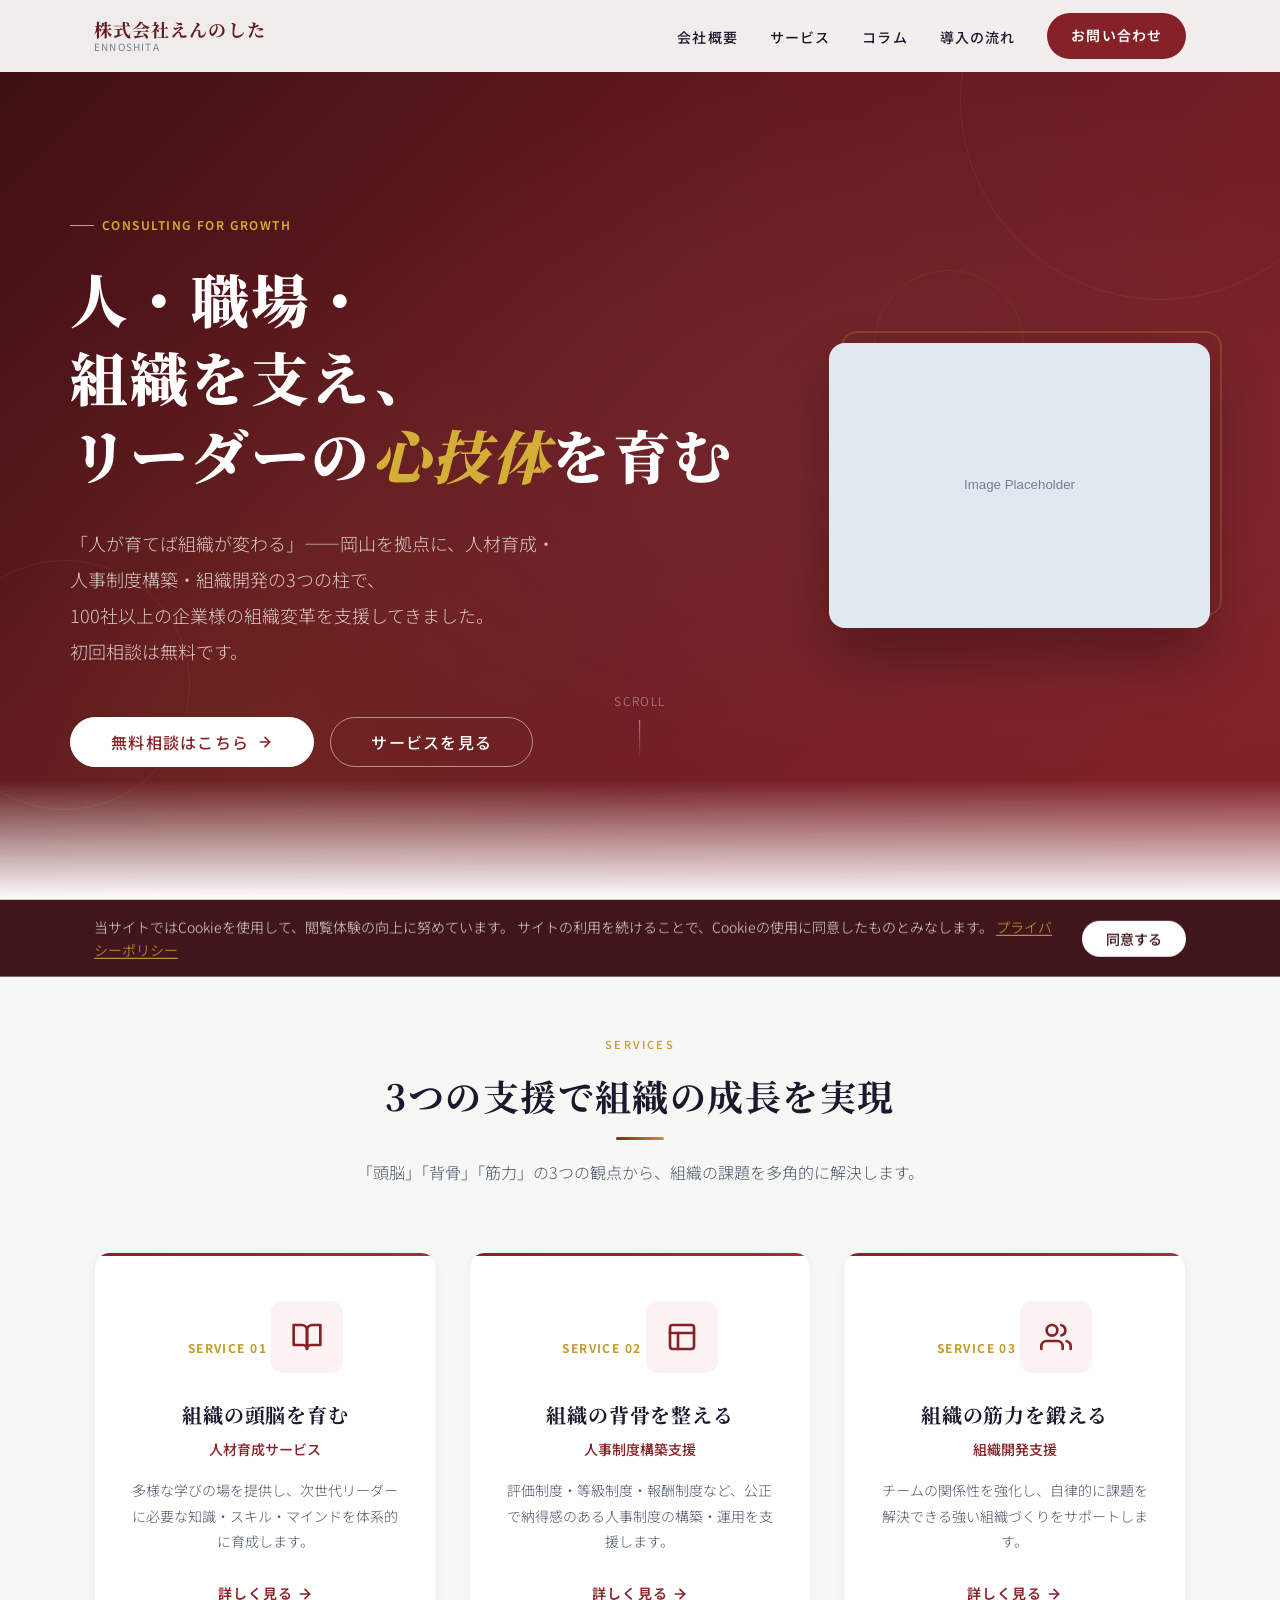
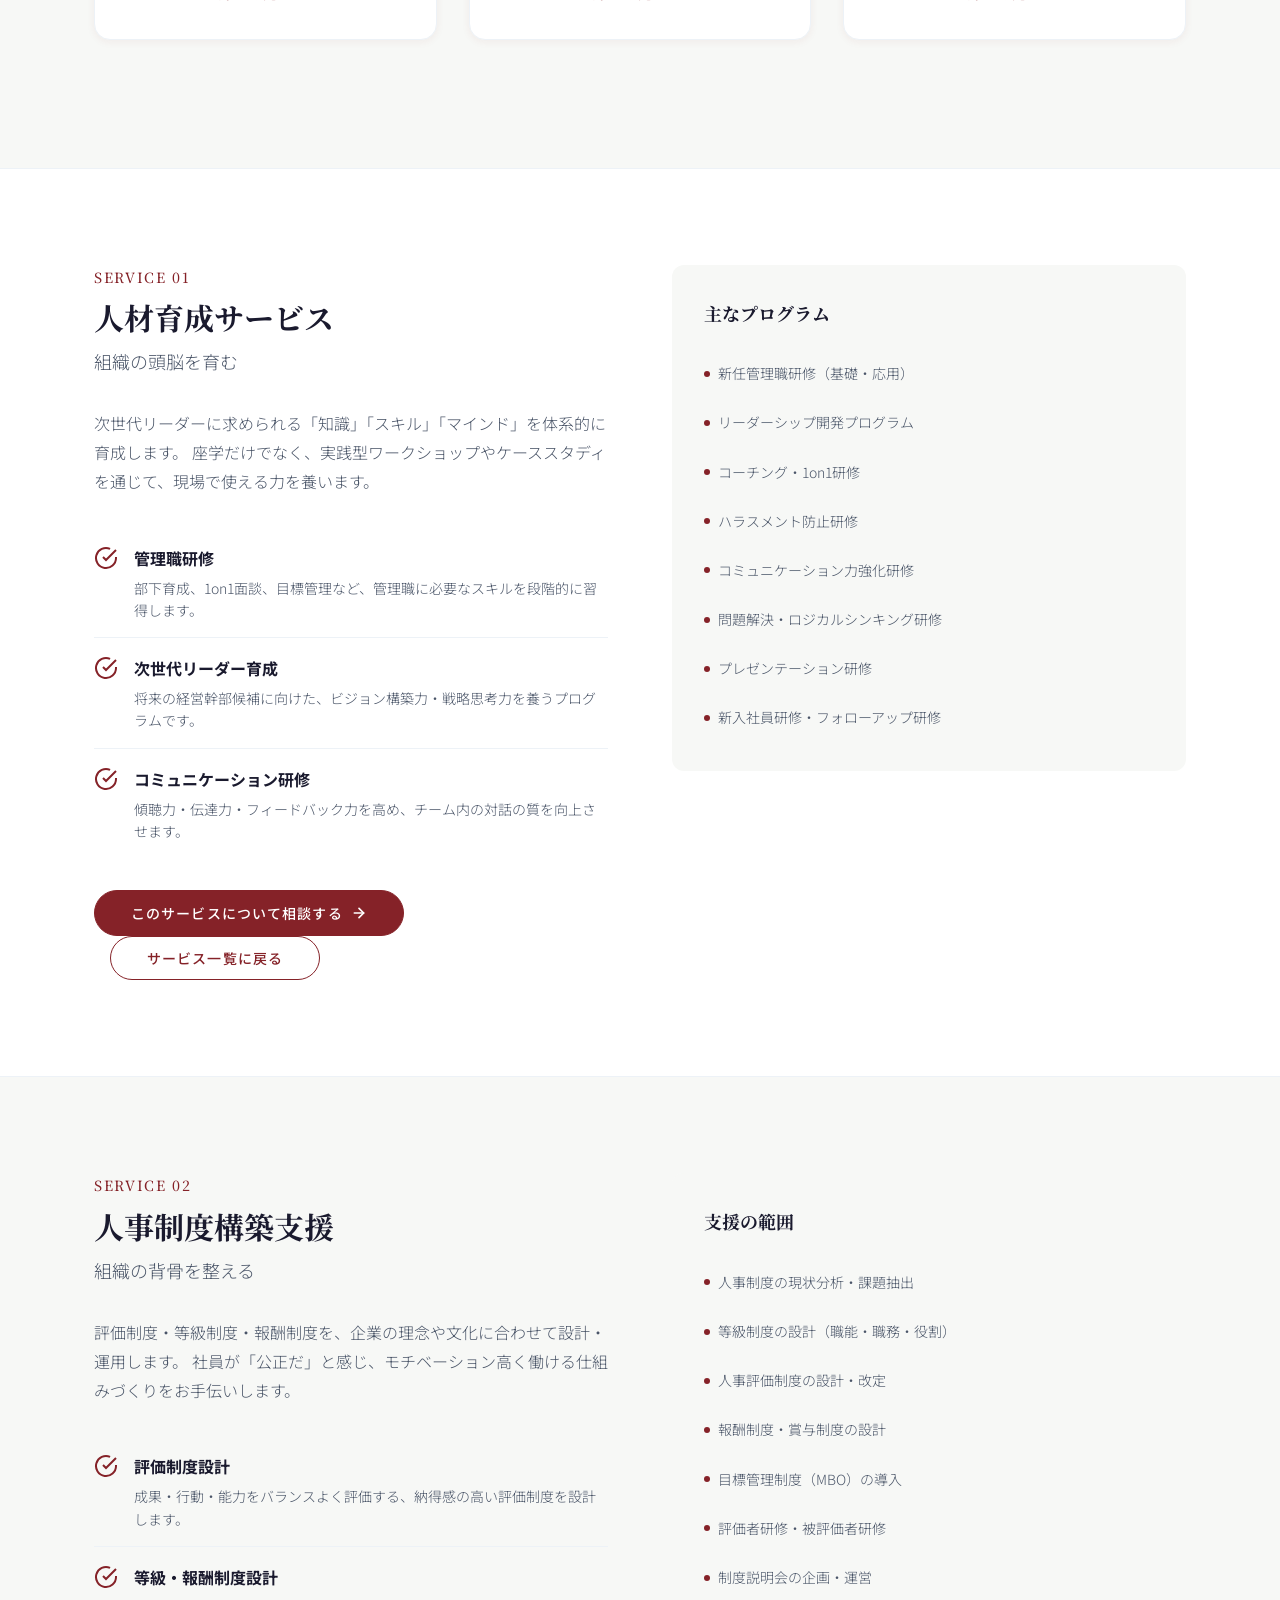
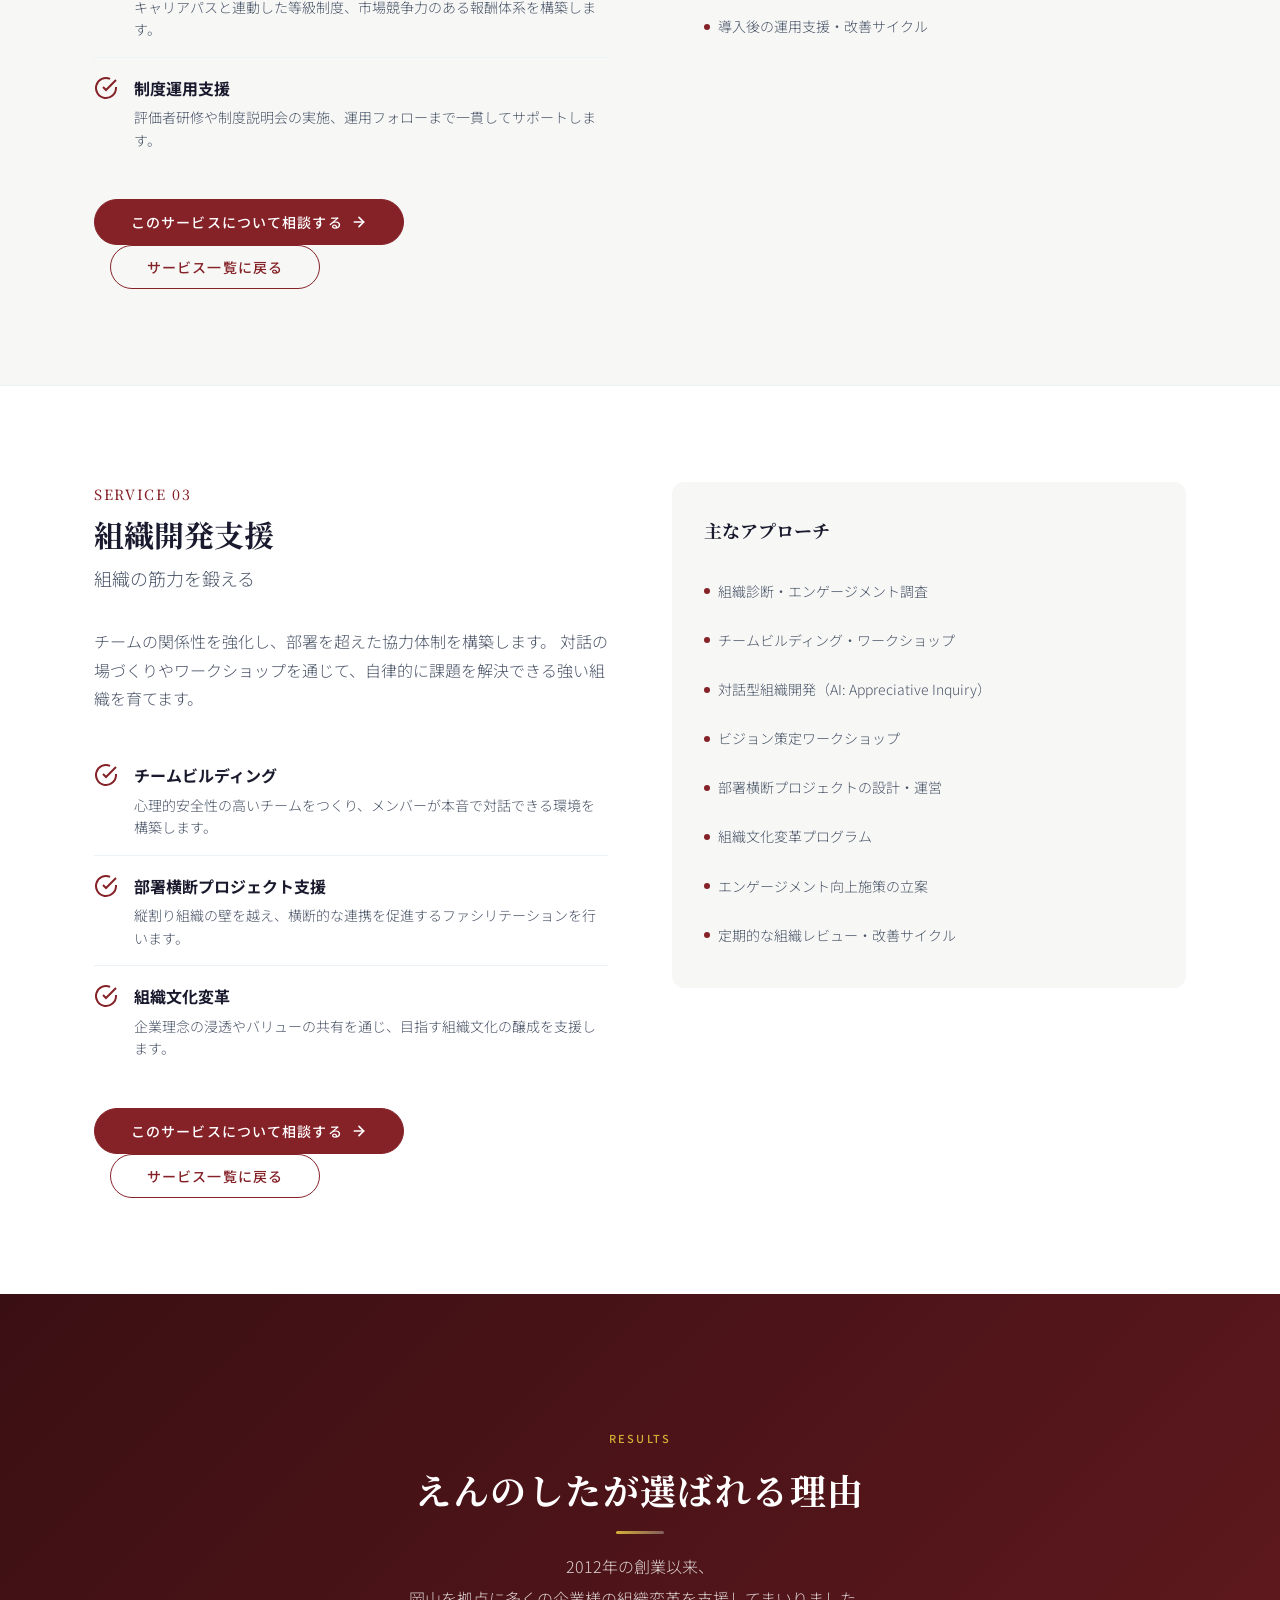
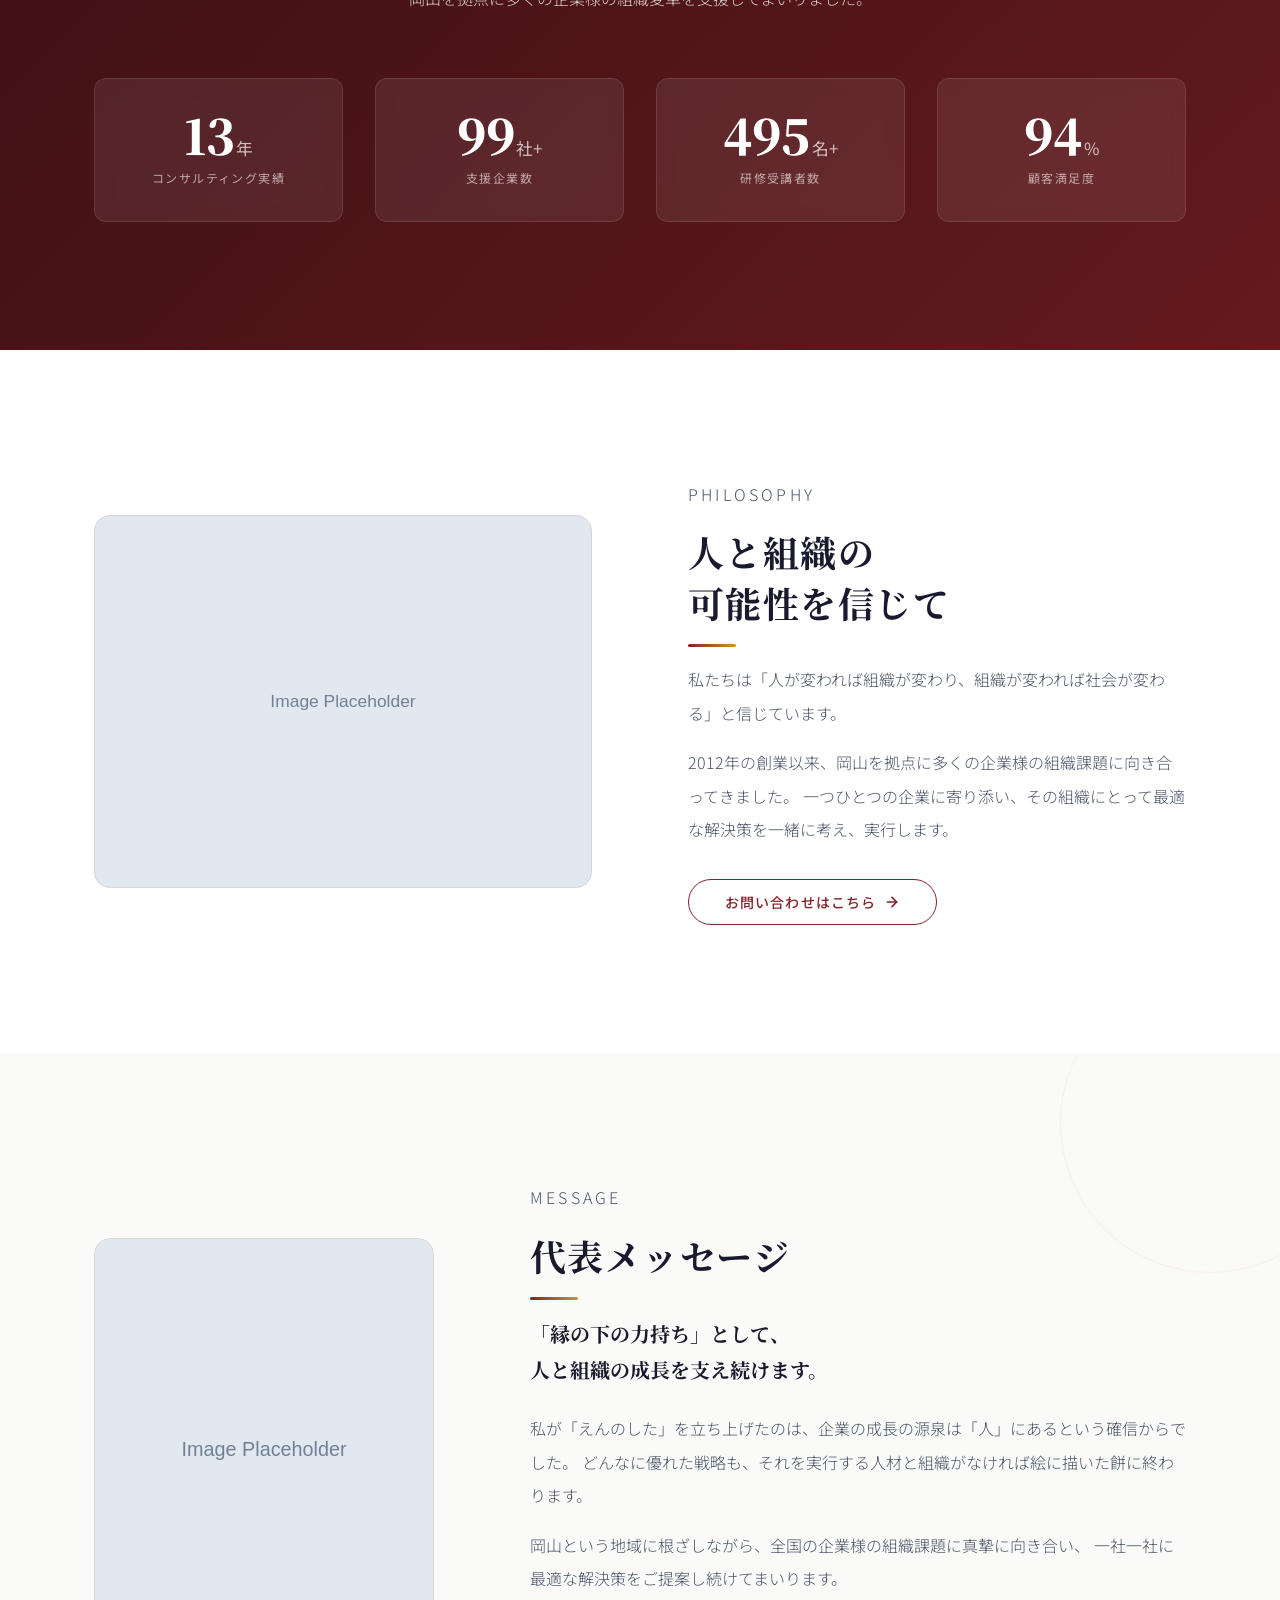
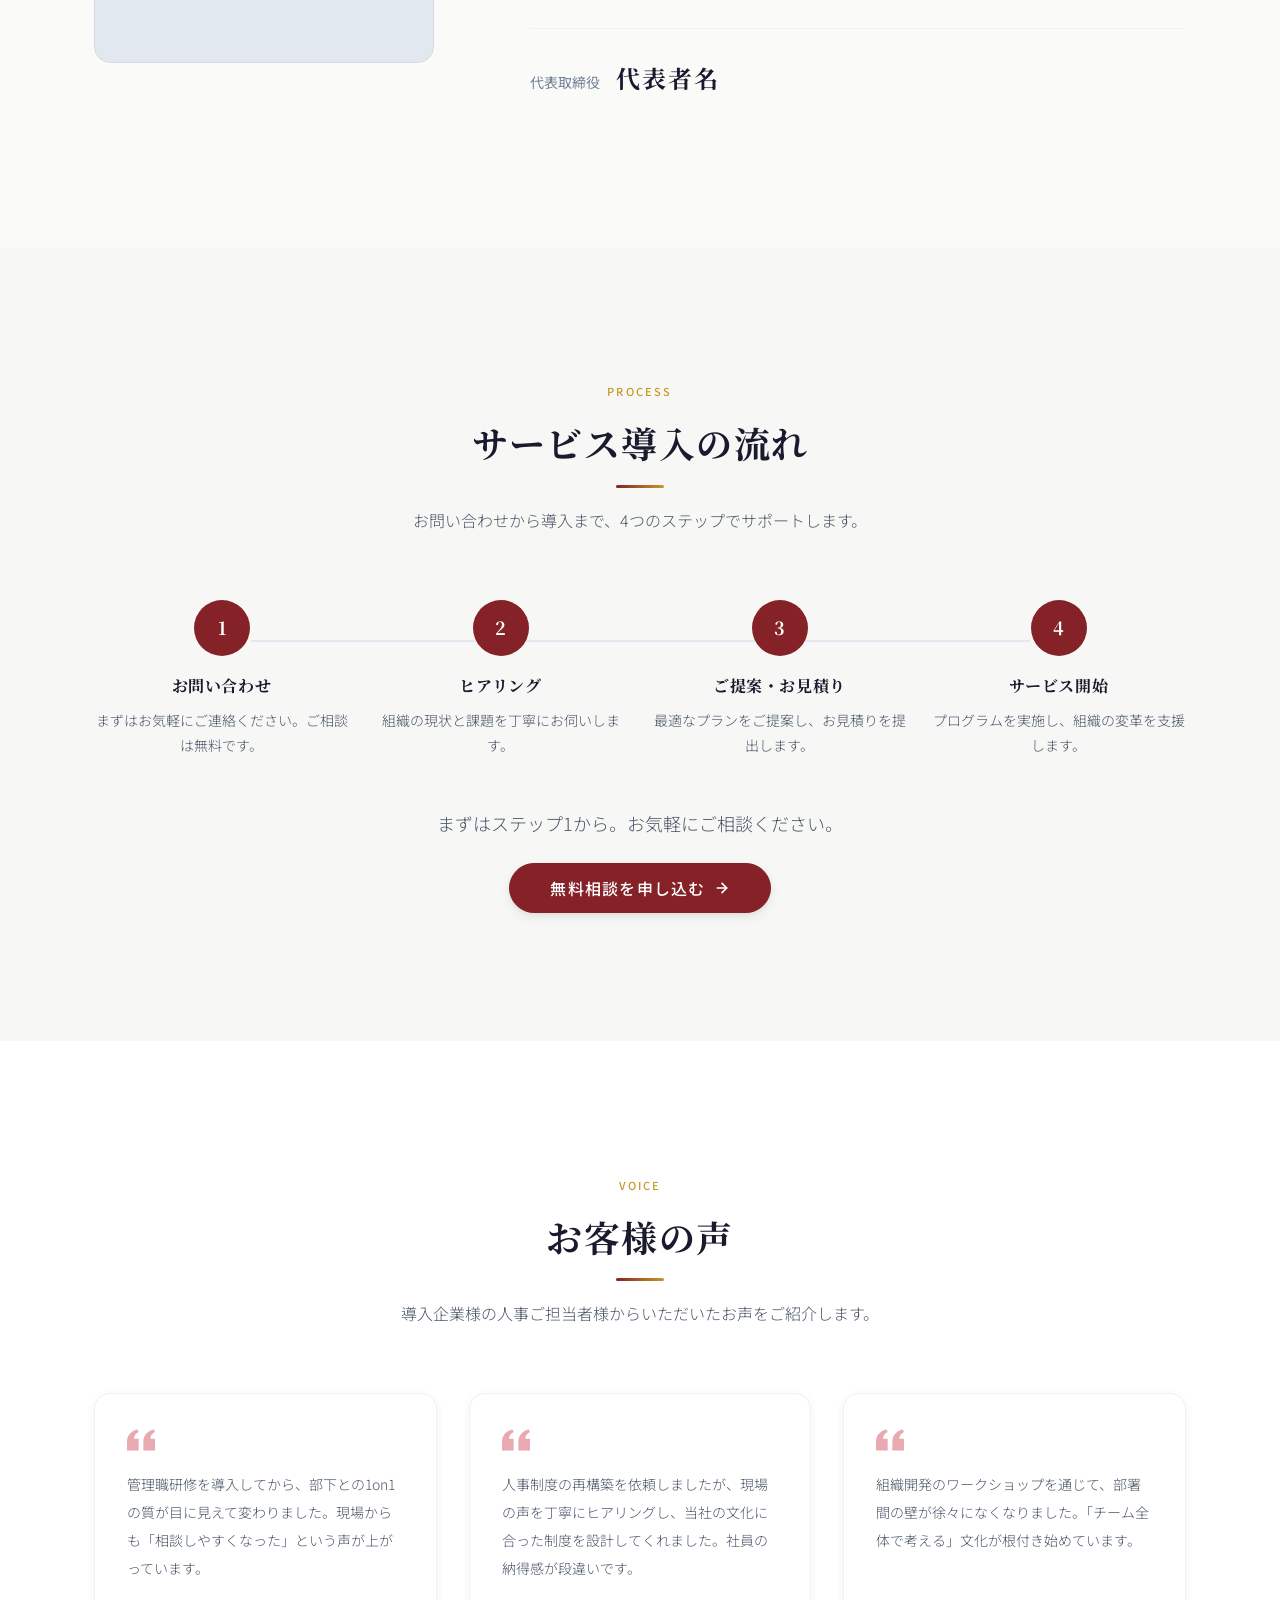
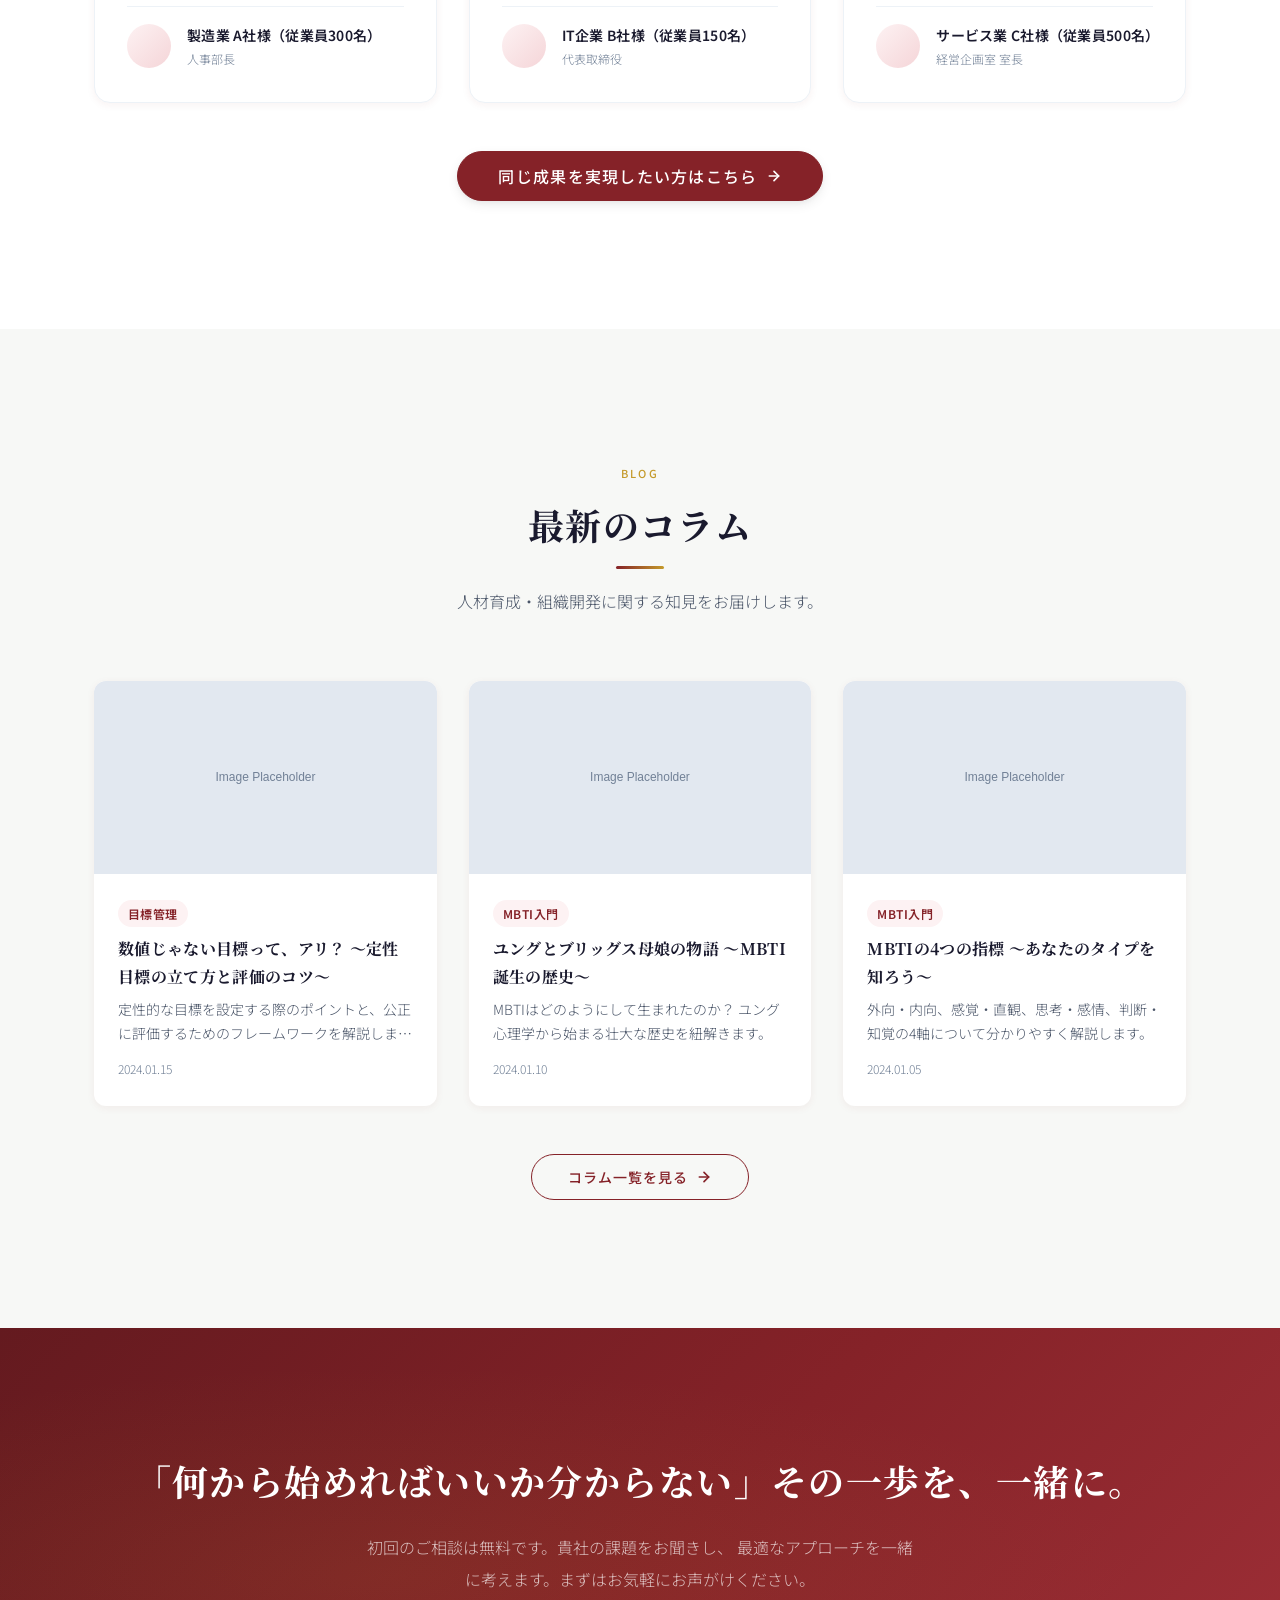
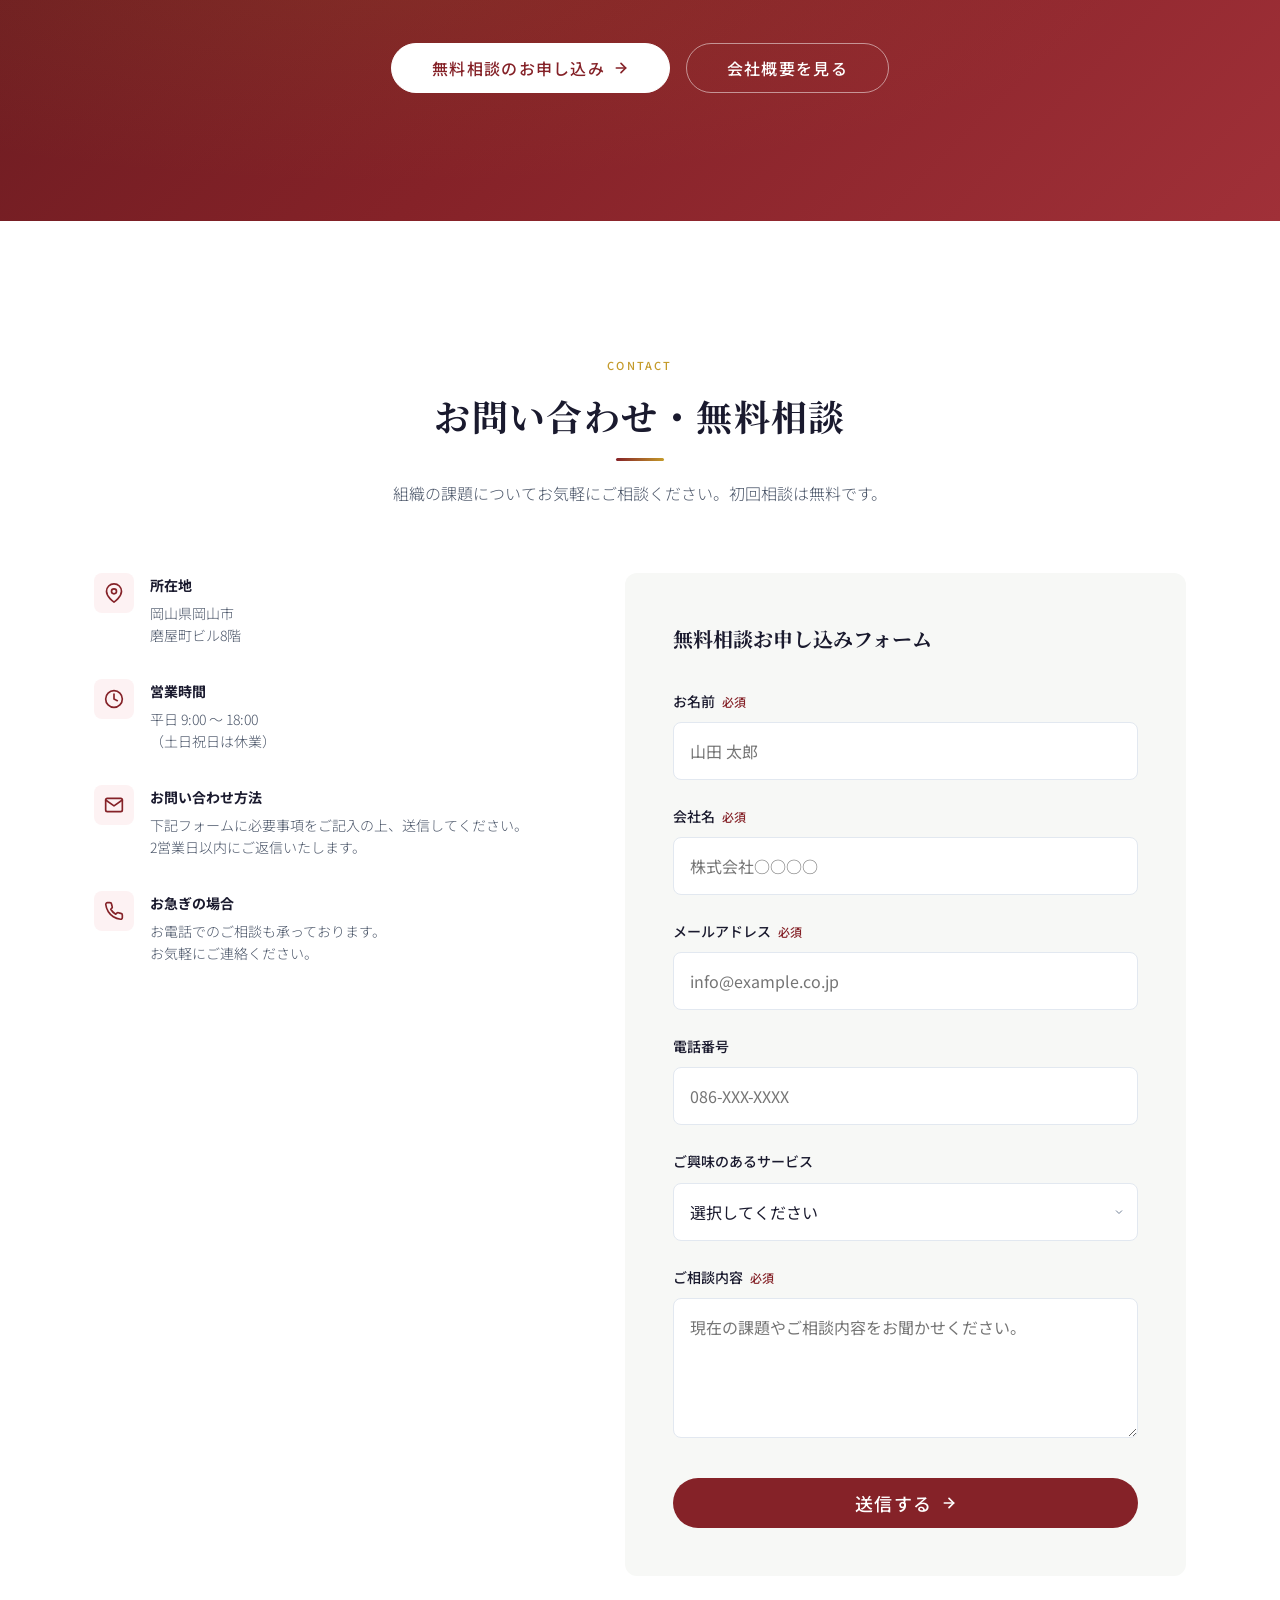
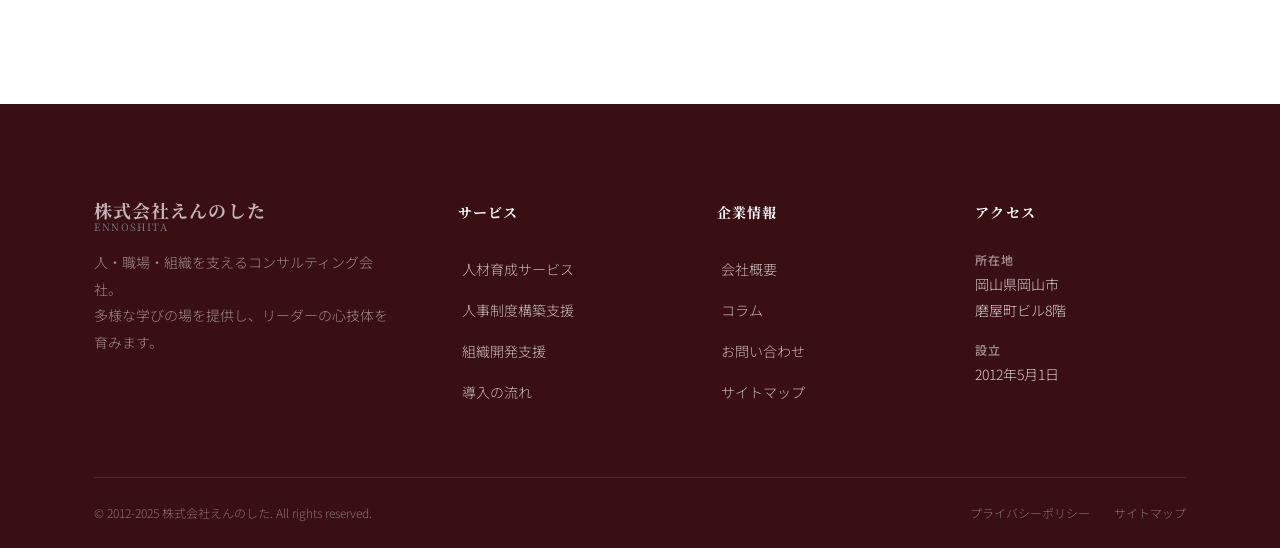
<file: preview-standalone.html>
<!DOCTYPE html>
<html lang="ja">
<head>
  <meta charset="UTF-8">
  <meta name="viewport" content="width=device-width, initial-scale=1.0">
  <title>株式会社えんのした | 岡山の人材育成・組織開発コンサルティング</title>
  <link rel="preconnect" href="https://fonts.googleapis.com">
  <link rel="preconnect" href="https://fonts.gstatic.com" crossorigin>
  <link href="https://fonts.googleapis.com/css2?family=Noto+Sans+JP:wght@300;400;500;700&family=Noto+Serif+JP:wght@500;700;900&display=swap" rel="stylesheet">
  <style>
/*
Theme Name: 株式会社えんのした
Theme URI: https://ennoshita.co.jp
Author: 株式会社えんのした
Description: 人・職場・組織を支える — 岡山発の人材育成・組織開発コンサルティング会社の公式テーマ
Version: 3.0.0
Requires at least: 6.0
Tested up to: 6.7
Requires PHP: 7.4
License: GNU General Public License v2 or later
License URI: https://www.gnu.org/licenses/gpl-2.0.html
Text Domain: ennoshita
*/

/* ==========================================================================
   Design System — Custom Properties
   ========================================================================== */
:root {
  --color-primary: #852228;
  --color-primary-dark: #641a1f;
  --color-primary-light: #a03038;
  --color-primary-50: #fdf2f3;
  --color-primary-100: #f5d5d8;
  --color-primary-200: #e8aab0;
  --color-primary-900: #3a0f13;

  --color-accent: #c49a2a;
  --color-accent-light: #d4af37;
  --color-accent-50: #fdf8eb;

  --color-text: #1a1a2e;
  --color-text-secondary: #4a5568;
  --color-text-muted: #718096;
  --color-border: #e2e8f0;
  --color-border-light: #edf2f7;
  --color-bg: #ffffff;
  --color-bg-warm: #fafaf8;
  --color-bg-section: #f7f8f6;

  --font-family: 'Noto Sans JP', 'Hiragino Kaku Gothic ProN', 'Hiragino Sans', Meiryo, sans-serif;
  --font-family-heading: 'Noto Serif JP', 'Yu Mincho', 'Hiragino Mincho ProN', serif;
  --font-size-xs: 0.75rem;
  --font-size-sm: 0.875rem;
  --font-size-base: 1rem;
  --font-size-lg: 1.125rem;
  --font-size-xl: 1.25rem;
  --font-size-2xl: 1.5rem;
  --font-size-3xl: 1.875rem;
  --font-size-4xl: 2.25rem;
  --font-size-5xl: 3rem;
  --font-size-6xl: 3.75rem;
  --line-height-tight: 1.3;
  --line-height-normal: 1.8;
  --letter-spacing-wide: 0.08em;
  --letter-spacing-wider: 0.12em;

  --space-xs: 0.25rem;
  --space-sm: 0.5rem;
  --space-md: 1rem;
  --space-lg: 1.5rem;
  --space-xl: 2rem;
  --space-2xl: 3rem;
  --space-3xl: 4rem;
  --space-4xl: 6rem;
  --space-5xl: 8rem;

  --container-max: 1140px;
  --container-narrow: 780px;
  --container-padding: 1.5rem;
  --header-height: 72px;

  --shadow-sm: 0 1px 3px rgba(0,0,0,0.06), 0 1px 2px rgba(0,0,0,0.04);
  --shadow-md: 0 4px 12px rgba(0,0,0,0.07), 0 2px 4px rgba(0,0,0,0.04);
  --shadow-lg: 0 10px 30px rgba(0,0,0,0.08), 0 4px 8px rgba(0,0,0,0.04);
  --shadow-xl: 0 20px 50px rgba(0,0,0,0.1), 0 8px 16px rgba(0,0,0,0.05);
  --shadow-card: 0 2px 8px rgba(133,34,40,0.06);
  --shadow-card-hover: 0 12px 32px rgba(133,34,40,0.12);

  --radius-sm: 4px;
  --radius-md: 8px;
  --radius-lg: 12px;
  --radius-xl: 16px;
  --radius-2xl: 24px;
  --radius-full: 9999px;

  --transition-fast: 150ms cubic-bezier(0.4, 0, 0.2, 1);
  --transition-base: 300ms cubic-bezier(0.4, 0, 0.2, 1);
  --transition-slow: 500ms cubic-bezier(0.4, 0, 0.2, 1);
}

/* ==========================================================================
   Reset & Base
   ========================================================================== */
*, *::before, *::after { box-sizing: border-box; margin: 0; padding: 0; }

html {
  scroll-behavior: smooth;
  scroll-padding-top: var(--header-height);
  -webkit-text-size-adjust: 100%;
}

body {
  font-family: var(--font-family);
  font-size: var(--font-size-base);
  font-weight: 300;
  line-height: var(--line-height-normal);
  color: var(--color-text);
  background-color: var(--color-bg);
  -webkit-font-smoothing: antialiased;
  -moz-osx-font-smoothing: grayscale;
  overflow-x: hidden;
}

h1, h2, h3, h4, h5, h6 {
  font-family: var(--font-family-heading);
}

img { max-width: 100%; height: auto; display: block; }

a {
  color: var(--color-primary);
  text-decoration: none;
  transition: color var(--transition-fast);
}

a:hover { color: var(--color-primary-light); }
ul, ol { list-style: none; }

.skip-link {
  position: absolute;
  top: -100%;
  left: var(--space-md);
  background: var(--color-primary);
  color: #fff;
  padding: var(--space-sm) var(--space-md);
  border-radius: var(--radius-md);
  z-index: 10000;
  font-weight: 500;
}

.skip-link:focus { top: var(--space-md); color: #fff; }

:focus-visible {
  outline: 3px solid var(--color-primary-light);
  outline-offset: 2px;
  border-radius: var(--radius-sm);
}

::selection {
  background: var(--color-primary-100);
  color: var(--color-primary-dark);
}

/* ==========================================================================
   Layout
   ========================================================================== */
.container {
  width: 100%;
  max-width: var(--container-max);
  margin: 0 auto;
  padding: 0 var(--container-padding);
}

.container--narrow { max-width: var(--container-narrow); }

/* ==========================================================================
   Scroll Reveal Animations
   ========================================================================== */
.reveal {
  opacity: 0;
  transform: translateY(32px);
  transition: opacity 0.7s cubic-bezier(0.25,0.46,0.45,0.94),
              transform 0.7s cubic-bezier(0.25,0.46,0.45,0.94);
}

.reveal.is-visible { opacity: 1; transform: translateY(0); }
.reveal--delay-1 { transition-delay: 0.1s; }
.reveal--delay-2 { transition-delay: 0.2s; }
.reveal--delay-3 { transition-delay: 0.3s; }
.reveal--delay-4 { transition-delay: 0.4s; }

.reveal--left {
  opacity: 0;
  transform: translateX(-40px);
  transition: opacity 0.7s cubic-bezier(0.25,0.46,0.45,0.94),
              transform 0.7s cubic-bezier(0.25,0.46,0.45,0.94);
}

.reveal--right {
  opacity: 0;
  transform: translateX(40px);
  transition: opacity 0.7s cubic-bezier(0.25,0.46,0.45,0.94),
              transform 0.7s cubic-bezier(0.25,0.46,0.45,0.94);
}

.reveal--left.is-visible,
.reveal--right.is-visible {
  opacity: 1;
  transform: translateX(0);
}

.reveal--scale {
  opacity: 0;
  transform: scale(0.92);
  transition: opacity 0.6s ease, transform 0.6s ease;
}

.reveal--scale.is-visible { opacity: 1; transform: scale(1); }

@media (prefers-reduced-motion: reduce) {
  .reveal, .reveal--left, .reveal--right, .reveal--scale {
    opacity: 1; transform: none; transition: none;
  }
  html { scroll-behavior: auto; }
  *, *::before, *::after {
    animation-duration: 0.01ms !important;
    transition-duration: 0.01ms !important;
  }
}

/* ==========================================================================
   Header
   ========================================================================== */
.site-header {
  position: fixed;
  top: 0;
  left: 0;
  right: 0;
  z-index: 1000;
  background: rgba(255,255,255,0.92);
  backdrop-filter: blur(12px);
  -webkit-backdrop-filter: blur(12px);
  border-bottom: 1px solid transparent;
  transition: background var(--transition-base), border-color var(--transition-base), box-shadow var(--transition-base);
  height: var(--header-height);
}

.site-header.is-scrolled {
  background: rgba(255,255,255,0.97);
  border-bottom-color: var(--color-border-light);
  box-shadow: 0 1px 12px rgba(0,0,0,0.04);
}

.site-header__inner {
  display: flex;
  align-items: center;
  justify-content: space-between;
  height: var(--header-height);
}

.site-logo {
  display: flex;
  align-items: center;
  gap: var(--space-sm);
  font-weight: 700;
  font-size: var(--font-size-lg);
  color: var(--color-primary-dark);
  letter-spacing: 0.04em;
  transition: opacity var(--transition-fast);
}

.site-logo:hover { opacity: 0.8; color: var(--color-primary-dark); }
.site-logo img, .site-logo .custom-logo { height: 40px; width: auto; }

.site-logo__text { display: flex; flex-direction: column; line-height: 1.2; }
.site-logo__main {
  font-family: var(--font-family-heading);
  font-size: var(--font-size-lg);
  font-weight: 700;
  letter-spacing: 0.06em;
}
.site-logo__sub {
  font-size: 0.625rem;
  color: var(--color-text-muted);
  font-weight: 400;
  letter-spacing: var(--letter-spacing-wider);
  text-transform: uppercase;
}

.main-nav__list {
  display: flex;
  align-items: center;
  gap: var(--space-xl);
}

.main-nav__link {
  position: relative;
  font-size: var(--font-size-sm);
  font-weight: 500;
  color: var(--color-text);
  letter-spacing: var(--letter-spacing-wide);
  padding: var(--space-sm) 0;
  transition: color var(--transition-fast);
}

.main-nav__link::after {
  content: '';
  position: absolute;
  bottom: 0;
  left: 50%;
  width: 0;
  height: 2px;
  background: var(--color-primary);
  transition: width var(--transition-base), left var(--transition-base);
}

.main-nav__link:hover { color: var(--color-primary); }
.main-nav__link:hover::after { width: 100%; left: 0; }

.main-nav__contact {
  display: inline-flex;
  align-items: center;
  gap: var(--space-sm);
  padding: 10px 24px;
  background: var(--color-primary);
  color: #fff;
  font-size: var(--font-size-sm);
  font-weight: 600;
  border-radius: var(--radius-full);
  letter-spacing: var(--letter-spacing-wide);
  transition: background var(--transition-fast), transform var(--transition-fast), box-shadow var(--transition-fast);
}

.main-nav__contact:hover {
  background: var(--color-primary-dark);
  color: #fff;
  transform: translateY(-1px);
  box-shadow: 0 4px 12px rgba(133,34,40,0.25);
}

.hamburger {
  display: none;
  background: none;
  border: none;
  cursor: pointer;
  padding: var(--space-sm);
  z-index: 1001;
}

.hamburger__lines {
  display: flex;
  flex-direction: column;
  gap: 5px;
  width: 24px;
}

.hamburger__line {
  display: block;
  width: 100%;
  height: 2px;
  background: var(--color-text);
  border-radius: 2px;
  transition: transform var(--transition-base), opacity var(--transition-fast);
  transform-origin: center;
}

.hamburger[aria-expanded="true"] .hamburger__line:nth-child(1) { transform: translateY(7px) rotate(45deg); }
.hamburger[aria-expanded="true"] .hamburger__line:nth-child(2) { opacity: 0; }
.hamburger[aria-expanded="true"] .hamburger__line:nth-child(3) { transform: translateY(-7px) rotate(-45deg); }

.nav-overlay {
  display: none;
  position: fixed;
  inset: 0;
  background: rgba(0,0,0,0.4);
  z-index: 998;
  opacity: 0;
  transition: opacity var(--transition-base);
}

.nav-overlay.is-active { opacity: 1; }

/* ==========================================================================
   Hero Section
   ========================================================================== */
.hero {
  position: relative;
  min-height: 100vh;
  min-height: 100dvh;
  display: flex;
  align-items: center;
  background: linear-gradient(135deg, var(--color-primary-900) 0%, var(--color-primary-dark) 40%, var(--color-primary) 100%);
  overflow: hidden;
  padding-top: var(--header-height);
}

.hero::before {
  content: '';
  position: absolute;
  inset: 0;
  background:
    radial-gradient(ellipse 80% 60% at 70% 50%, rgba(255,255,255,0.05) 0%, transparent 70%),
    radial-gradient(ellipse 50% 80% at 20% 80%, rgba(184,146,46,0.08) 0%, transparent 60%);
  pointer-events: none;
}

.hero::after {
  content: '';
  position: absolute;
  bottom: 0; left: 0; right: 0;
  height: 120px;
  background: linear-gradient(to top, var(--color-bg) 0%, transparent 100%);
  pointer-events: none;
}

.hero__decoration {
  position: absolute;
  inset: 0;
  overflow: hidden;
  pointer-events: none;
}

.hero__decoration span {
  position: absolute;
  border: 1px solid rgba(255,255,255,0.06);
  border-radius: 50%;
}

.hero__decoration span:nth-child(1) { width: 400px; height: 400px; top: -100px; right: -80px; }
.hero__decoration span:nth-child(2) { width: 250px; height: 250px; bottom: 10%; left: -60px; }
.hero__decoration span:nth-child(3) { width: 150px; height: 150px; top: 30%; right: 20%; border-color: rgba(184,146,46,0.1); }

.hero__inner {
  display: grid;
  grid-template-columns: 1fr 1fr;
  gap: var(--space-4xl);
  align-items: center;
  position: relative;
  z-index: 1;
  padding: var(--space-4xl) 0;
}

.hero__content { color: #fff; }

.hero__label {
  display: inline-flex;
  align-items: center;
  gap: var(--space-sm);
  font-size: var(--font-size-xs);
  font-weight: 600;
  letter-spacing: var(--letter-spacing-wider);
  text-transform: uppercase;
  color: var(--color-accent-light);
  margin-bottom: var(--space-lg);
  opacity: 0;
  animation: heroFadeUp 0.8s 0.2s forwards;
}

.hero__label::before {
  content: '';
  display: block;
  width: 24px;
  height: 1px;
  background: var(--color-accent-light);
}

.hero__title {
  font-family: var(--font-family-heading);
  font-size: clamp(var(--font-size-3xl), 4.5vw, var(--font-size-6xl));
  font-weight: 900;
  line-height: 1.35;
  letter-spacing: 0.04em;
  margin-bottom: var(--space-xl);
  word-break: keep-all;
  overflow-wrap: break-word;
  opacity: 0;
  animation: heroFadeUp 0.8s 0.4s forwards;
}

.hero__title-accent {
  color: var(--color-accent-light);
  font-style: italic;
}

.hero__description {
  font-size: var(--font-size-lg);
  font-weight: 300;
  line-height: 2;
  color: rgba(255,255,255,0.75);
  margin-bottom: var(--space-2xl);
  max-width: 520px;
  word-break: keep-all;
  overflow-wrap: break-word;
  opacity: 0;
  animation: heroFadeUp 0.8s 0.6s forwards;
}

.hero__buttons {
  display: flex;
  flex-wrap: wrap;
  gap: var(--space-md);
  opacity: 0;
  animation: heroFadeUp 0.8s 0.8s forwards;
}

.hero__image {
  position: relative;
  opacity: 0;
  animation: heroFadeIn 1s 0.6s forwards;
}

.hero__image img {
  border-radius: var(--radius-xl);
  box-shadow: 0 30px 60px rgba(0,0,0,0.3);
  width: 100%;
  aspect-ratio: 4 / 3;
  object-fit: cover;
}

.hero__image::before {
  content: '';
  position: absolute;
  top: -12px; right: -12px; bottom: 12px; left: 12px;
  border: 2px solid rgba(184,146,46,0.3);
  border-radius: var(--radius-xl);
  z-index: -1;
}

.hero__scroll {
  position: absolute;
  bottom: 140px;
  left: 50%;
  transform: translateX(-50%);
  z-index: 2;
  display: flex;
  flex-direction: column;
  align-items: center;
  gap: var(--space-sm);
  color: rgba(255,255,255,0.5);
  font-size: var(--font-size-xs);
  letter-spacing: var(--letter-spacing-wider);
  animation: scrollBounce 2s infinite;
}

.hero__scroll-line {
  width: 1px;
  height: 40px;
  background: linear-gradient(to bottom, rgba(255,255,255,0.5), transparent);
}

@keyframes heroFadeUp {
  from { opacity: 0; transform: translateY(24px); }
  to   { opacity: 1; transform: translateY(0); }
}

@keyframes heroFadeIn {
  from { opacity: 0; transform: scale(0.96); }
  to   { opacity: 1; transform: scale(1); }
}

@keyframes scrollBounce {
  0%, 100% { transform: translateX(-50%) translateY(0); }
  50%      { transform: translateX(-50%) translateY(8px); }
}

/* ==========================================================================
   Section Headers
   ========================================================================== */
.section { padding: var(--space-5xl) 0; }
.section--gray { background: var(--color-bg-section); }

.section--dark {
  background: linear-gradient(135deg, var(--color-primary-900) 0%, var(--color-primary-dark) 100%);
  color: #fff;
}

.section-header { text-align: center; margin-bottom: var(--space-3xl); }

.section-header__label {
  display: inline-block;
  font-family: var(--font-family);
  font-size: 0.6875rem;
  font-weight: 500;
  letter-spacing: 0.2em;
  text-transform: uppercase;
  color: var(--color-accent);
  margin-bottom: var(--space-md);
}

.section--dark .section-header__label { color: var(--color-accent-light); }

.section-header__title {
  font-family: var(--font-family-heading);
  font-size: clamp(var(--font-size-2xl), 3vw, var(--font-size-4xl));
  font-weight: 700;
  line-height: 1.4;
  letter-spacing: 0.04em;
  margin-bottom: var(--space-md);
  word-break: keep-all;
  overflow-wrap: break-word;
}

.section-header__line {
  display: block;
  width: 48px;
  height: 3px;
  background: linear-gradient(90deg, var(--color-primary), var(--color-accent));
  margin: var(--space-md) auto;
  border-radius: 2px;
}

.section--dark .section-header__line {
  background: linear-gradient(90deg, var(--color-accent-light), rgba(255,255,255,0.3));
}

.section-header__description {
  font-size: var(--font-size-base);
  font-weight: 300;
  color: var(--color-text-secondary);
  max-width: 600px;
  margin: 0 auto;
  line-height: 2;
  word-break: keep-all;
  overflow-wrap: break-word;
}

.section--dark .section-header__description { color: rgba(255,255,255,0.7); }

/* ==========================================================================
   Buttons
   ========================================================================== */
.btn {
  display: inline-flex;
  align-items: center;
  justify-content: center;
  gap: var(--space-sm);
  font-family: var(--font-family);
  font-weight: 500;
  font-size: var(--font-size-sm);
  letter-spacing: var(--letter-spacing-wide);
  padding: 14px 36px;
  border: 1.5px solid transparent;
  border-radius: var(--radius-full);
  cursor: pointer;
  transition: all var(--transition-base);
  text-decoration: none;
  line-height: 1;
  white-space: nowrap;
}

.btn--primary {
  background: var(--color-primary);
  color: #fff;
  border-color: var(--color-primary);
}

.btn--primary:hover {
  background: var(--color-primary-dark);
  border-color: var(--color-primary-dark);
  color: #fff;
  transform: translateY(-2px);
  box-shadow: 0 8px 24px rgba(133,34,40,0.3);
}

.btn--accent {
  background: var(--color-accent);
  color: #fff;
  border-color: var(--color-accent);
}

.btn--accent:hover {
  background: var(--color-accent-light);
  border-color: var(--color-accent-light);
  color: #fff;
  transform: translateY(-2px);
  box-shadow: 0 8px 24px rgba(184,146,46,0.3);
}

.btn--outline {
  background: transparent;
  color: var(--color-primary);
  border-color: var(--color-primary);
}

.btn--outline:hover {
  background: var(--color-primary);
  color: #fff;
  transform: translateY(-2px);
}

.btn--outline-white {
  background: transparent;
  color: #fff;
  border-color: rgba(255,255,255,0.5);
}

.btn--outline-white:hover {
  background: rgba(255,255,255,0.12);
  border-color: #fff;
  color: #fff;
  transform: translateY(-2px);
}

.btn--white {
  background: #fff;
  color: var(--color-primary);
  border-color: #fff;
}

.btn--white:hover {
  background: var(--color-primary-50);
  color: var(--color-primary-dark);
  transform: translateY(-2px);
  box-shadow: 0 8px 24px rgba(0,0,0,0.15);
}

.btn--large { padding: 16px 40px; font-size: var(--font-size-base); }
.btn--small { padding: 8px 20px; font-size: var(--font-size-xs); }

.btn__icon { transition: transform var(--transition-fast); }
.btn:hover .btn__icon { transform: translateX(3px); }

/* ==========================================================================
   Service Cards
   ========================================================================== */
.services__grid {
  display: grid;
  grid-template-columns: repeat(3, 1fr);
  gap: var(--space-xl);
}

.service-card {
  position: relative;
  background: var(--color-bg);
  border-radius: var(--radius-xl);
  padding: var(--space-2xl) var(--space-xl) var(--space-xl);
  box-shadow: var(--shadow-card);
  transition: transform var(--transition-base), box-shadow var(--transition-base);
  overflow: hidden;
  text-align: center;
  border: 1px solid var(--color-border-light);
}

.service-card::before {
  content: '';
  position: absolute;
  top: 0; left: 0; right: 0;
  height: 3px;
  background: linear-gradient(90deg, var(--color-primary), var(--color-primary-light));
  transition: height var(--transition-base);
}

.service-card:hover { transform: translateY(-8px); box-shadow: var(--shadow-card-hover); border-color: transparent; }
.service-card:hover::before { height: 4px; }

.service-card__icon {
  display: inline-flex;
  align-items: center;
  justify-content: center;
  width: 72px;
  height: 72px;
  border-radius: var(--radius-lg);
  background: var(--color-primary-50);
  color: var(--color-primary);
  margin-bottom: var(--space-lg);
  transition: background var(--transition-base), color var(--transition-base);
}

.service-card:hover .service-card__icon { background: var(--color-primary); color: #fff; }
.service-card__icon svg { width: 32px; height: 32px; }

.service-card__number {
  display: inline-block;
  font-size: var(--font-size-xs);
  font-weight: 700;
  color: var(--color-accent);
  letter-spacing: var(--letter-spacing-wider);
  margin-bottom: var(--space-sm);
}

.service-card__title {
  font-family: var(--font-family-heading);
  font-size: var(--font-size-xl);
  font-weight: 700;
  margin-bottom: var(--space-xs);
  color: var(--color-text);
  letter-spacing: 0.04em;
}

.service-card__subtitle {
  font-size: var(--font-size-sm);
  color: var(--color-primary);
  font-weight: 500;
  margin-bottom: var(--space-md);
}

.service-card__text {
  font-size: var(--font-size-sm);
  color: var(--color-text-secondary);
  line-height: 1.8;
  margin-bottom: var(--space-lg);
}

.service-card__link {
  display: inline-flex;
  align-items: center;
  gap: var(--space-xs);
  font-size: var(--font-size-sm);
  font-weight: 600;
  color: var(--color-primary);
  letter-spacing: var(--letter-spacing-wide);
}

.service-card__link:hover { color: var(--color-primary-dark); }
.service-card__link svg { transition: transform var(--transition-fast); }
.service-card__link:hover svg { transform: translateX(4px); }

/* ==========================================================================
   Trust / Stats Section
   ========================================================================== */
.trust__grid {
  display: grid;
  grid-template-columns: repeat(4, 1fr);
  gap: var(--space-xl);
  text-align: center;
}

.trust__item {
  padding: var(--space-xl);
  border-radius: var(--radius-lg);
  background: rgba(255,255,255,0.08);
  backdrop-filter: blur(8px);
  border: 1px solid rgba(255,255,255,0.1);
}

.trust__number {
  font-family: var(--font-family-heading);
  font-size: var(--font-size-5xl);
  font-weight: 900;
  color: #fff;
  line-height: 1;
  margin-bottom: var(--space-sm);
}

.trust__number small {
  font-family: var(--font-family);
  font-size: 0.35em;
  font-weight: 400;
  opacity: 0.7;
  margin-left: 0.1em;
}

.trust__label {
  font-size: var(--font-size-xs);
  font-weight: 400;
  color: rgba(255,255,255,0.6);
  letter-spacing: var(--letter-spacing-wider);
}

/* ==========================================================================
   Philosophy / About Section
   ========================================================================== */
.philosophy__inner {
  display: grid;
  grid-template-columns: 1fr 1fr;
  gap: var(--space-4xl);
  align-items: center;
}

.philosophy__image {
  position: relative;
  border-radius: var(--radius-xl);
  overflow: hidden;
}

.philosophy__image img { width: 100%; aspect-ratio: 4 / 3; object-fit: cover; }

.philosophy__image::after {
  content: '';
  position: absolute;
  inset: 0;
  border-radius: var(--radius-xl);
  border: 1px solid rgba(133,34,40,0.1);
}

.philosophy__text h3 {
  font-family: var(--font-family-heading);
  font-size: var(--font-size-2xl);
  font-weight: 700;
  margin-bottom: var(--space-lg);
  line-height: 1.4;
  letter-spacing: 0.04em;
}

.philosophy__text p {
  font-size: var(--font-size-base);
  font-weight: 300;
  color: var(--color-text-secondary);
  line-height: 2.1;
  margin-bottom: var(--space-md);
}

.philosophy__text p:last-of-type { margin-bottom: var(--space-xl); }

/* ==========================================================================
   Blog Cards
   ========================================================================== */
.blog__grid {
  display: grid;
  grid-template-columns: repeat(3, 1fr);
  gap: var(--space-xl);
}

.blog-card {
  background: var(--color-bg);
  border-radius: var(--radius-lg);
  overflow: hidden;
  box-shadow: var(--shadow-card);
  transition: transform var(--transition-base), box-shadow var(--transition-base);
}

.blog-card:hover { transform: translateY(-4px); box-shadow: var(--shadow-card-hover); }
.blog-card a { display: block; color: inherit; }
.blog-card a:hover { color: inherit; }

.blog-card__image {
  position: relative;
  overflow: hidden;
  aspect-ratio: 16 / 9;
}

.blog-card__image img {
  width: 100%;
  height: 100%;
  object-fit: cover;
  transition: transform var(--transition-slow);
}

.blog-card:hover .blog-card__image img { transform: scale(1.04); }

.blog-card__body { padding: var(--space-lg); }

.blog-card__category {
  display: inline-block;
  font-size: var(--font-size-xs);
  font-weight: 600;
  color: var(--color-primary);
  background: var(--color-primary-50);
  padding: 3px 10px;
  border-radius: var(--radius-full);
  margin-bottom: var(--space-sm);
  letter-spacing: 0.04em;
}

.blog-card__title {
  font-family: var(--font-family-heading);
  font-size: var(--font-size-base);
  font-weight: 700;
  line-height: 1.7;
  margin-bottom: var(--space-sm);
  letter-spacing: 0.02em;
  display: -webkit-box;
  -webkit-box-orient: vertical;
  -webkit-line-clamp: 2;
  overflow: hidden;
}

.blog-card__date { font-size: var(--font-size-xs); color: var(--color-text-muted); }

.blog-card__excerpt {
  font-size: var(--font-size-sm);
  font-weight: 300;
  color: var(--color-text-secondary);
  line-height: 1.7;
  margin-bottom: var(--space-sm);
  display: -webkit-box;
  -webkit-box-orient: vertical;
  -webkit-line-clamp: 2;
  overflow: hidden;
}

.blog-section__more { text-align: center; margin-top: var(--space-2xl); }

/* ==========================================================================
   CTA Section
   ========================================================================== */
.cta {
  position: relative;
  padding: var(--space-5xl) 0;
  background: linear-gradient(135deg, var(--color-primary-dark) 0%, var(--color-primary) 50%, var(--color-primary-light) 100%);
  text-align: center;
  color: #fff;
  overflow: hidden;
}

.cta::before {
  content: '';
  position: absolute;
  inset: 0;
  background: radial-gradient(ellipse at 30% 50%, rgba(184,146,46,0.1) 0%, transparent 60%);
  pointer-events: none;
}

.cta__inner { position: relative; z-index: 1; }

.cta__title {
  font-family: var(--font-family-heading);
  font-size: clamp(var(--font-size-2xl), 3vw, var(--font-size-4xl));
  font-weight: 700;
  margin-bottom: var(--space-lg);
  line-height: 1.4;
  letter-spacing: 0.04em;
  word-break: keep-all;
  overflow-wrap: break-word;
}

.cta__text {
  font-size: var(--font-size-base);
  font-weight: 300;
  color: rgba(255,255,255,0.7);
  margin-bottom: var(--space-2xl);
  line-height: 2;
  max-width: 560px;
  margin-left: auto;
  margin-right: auto;
}

.cta__buttons {
  display: flex;
  justify-content: center;
  flex-wrap: wrap;
  gap: var(--space-md);
}

/* ==========================================================================
   Process / Flow Section
   ========================================================================== */
.process__steps {
  display: grid;
  grid-template-columns: repeat(4, 1fr);
  gap: var(--space-lg);
  position: relative;
}

.process__steps::before {
  content: '';
  position: absolute;
  top: 40px;
  left: calc(12.5% + 20px);
  right: calc(12.5% + 20px);
  height: 2px;
  background: var(--color-border);
}

.process__step { text-align: center; position: relative; }

.process__step-number {
  display: inline-flex;
  align-items: center;
  justify-content: center;
  width: 56px;
  height: 56px;
  border-radius: 50%;
  background: var(--color-primary);
  color: #fff;
  font-family: var(--font-family-heading);
  font-size: var(--font-size-lg);
  font-weight: 700;
  margin-bottom: var(--space-md);
  position: relative;
  z-index: 1;
}

.process__step-title {
  font-family: var(--font-family-heading);
  font-size: var(--font-size-base);
  font-weight: 700;
  margin-bottom: var(--space-sm);
  letter-spacing: 0.04em;
}

.process__step-text {
  font-size: var(--font-size-sm);
  font-weight: 300;
  color: var(--color-text-secondary);
  line-height: 1.8;
}

/* ==========================================================================
   Footer
   ========================================================================== */
.site-footer {
  background: var(--color-primary-900);
  color: rgba(255,255,255,0.8);
  padding-top: var(--space-4xl);
}

.site-footer a { color: rgba(255,255,255,0.7); transition: color var(--transition-fast); }
.site-footer a:hover { color: #fff; }

.footer__inner {
  display: grid;
  grid-template-columns: 1.5fr 1fr 1fr 1fr;
  gap: var(--space-2xl);
  padding-bottom: var(--space-3xl);
  border-bottom: 1px solid rgba(255,255,255,0.1);
}

.footer__brand { max-width: 300px; }

.footer__logo {
  display: flex;
  align-items: center;
  gap: var(--space-sm);
  font-family: var(--font-family-heading);
  font-size: var(--font-size-lg);
  font-weight: 700;
  color: #fff;
  margin-bottom: var(--space-md);
  letter-spacing: 0.04em;
}

.footer__logo:hover { color: #fff; }
.footer__logo img { height: 36px; width: auto; }

.footer__description {
  font-size: var(--font-size-sm);
  font-weight: 300;
  line-height: 1.9;
  color: rgba(255,255,255,0.5);
  margin-bottom: var(--space-lg);
}

.footer__heading {
  font-size: var(--font-size-sm);
  font-weight: 700;
  color: #fff;
  letter-spacing: var(--letter-spacing-wide);
  margin-bottom: var(--space-lg);
}

.footer__nav li { margin-bottom: var(--space-sm); }

.footer__nav a {
  font-size: var(--font-size-sm);
  display: inline-flex;
  align-items: center;
  gap: var(--space-xs);
}

.footer__nav a::before {
  content: '';
  width: 0;
  height: 1px;
  background: var(--color-accent-light);
  transition: width var(--transition-fast);
}

.footer__nav a:hover::before { width: 12px; }

.footer__info { font-size: var(--font-size-sm); }

.footer__info dt {
  font-weight: 600;
  color: rgba(255,255,255,0.5);
  font-size: var(--font-size-xs);
  letter-spacing: var(--letter-spacing-wide);
  margin-bottom: 2px;
}

.footer__info dd { margin-bottom: var(--space-md); }

.footer__bottom {
  display: flex;
  align-items: center;
  justify-content: space-between;
  padding: var(--space-lg) 0;
  font-size: var(--font-size-xs);
  color: rgba(255,255,255,0.4);
}

.footer__bottom-nav { display: flex; gap: var(--space-lg); }
.footer__bottom-nav a { font-size: var(--font-size-xs); color: rgba(255,255,255,0.4); }
.footer__bottom-nav a:hover { color: rgba(255,255,255,0.8); }

/* ==========================================================================
   Single Post
   ========================================================================== */
.post-header {
  padding: calc(var(--header-height) + var(--space-3xl)) 0 var(--space-3xl);
  background: var(--color-bg-section);
}

.post-header__meta {
  display: flex;
  align-items: center;
  gap: var(--space-md);
  margin-bottom: var(--space-lg);
  flex-wrap: wrap;
}

.post-header__category {
  display: inline-block;
  font-size: var(--font-size-xs);
  font-weight: 600;
  color: var(--color-primary);
  background: var(--color-primary-100);
  padding: 4px 12px;
  border-radius: var(--radius-full);
}

.post-header__date { font-size: var(--font-size-sm); color: var(--color-text-muted); }

.post-header__title {
  font-family: var(--font-family-heading);
  font-size: clamp(var(--font-size-2xl), 3.5vw, var(--font-size-4xl));
  font-weight: 700;
  line-height: 1.4;
  letter-spacing: 0.03em;
}

.post-content { padding: var(--space-3xl) 0 var(--space-5xl); }
.post-content__body { max-width: var(--container-narrow); margin: 0 auto; }

/* Entry Content Typography */
.entry-content h2 {
  font-size: var(--font-size-2xl);
  font-weight: 700;
  margin: var(--space-3xl) 0 var(--space-lg);
  padding-bottom: var(--space-sm);
  border-bottom: 2px solid var(--color-primary-100);
  line-height: var(--line-height-tight);
}

.entry-content h3 {
  font-size: var(--font-size-xl);
  font-weight: 700;
  margin: var(--space-2xl) 0 var(--space-md);
  line-height: var(--line-height-tight);
}

.entry-content h4 { font-size: var(--font-size-lg); font-weight: 700; margin: var(--space-xl) 0 var(--space-md); }
.entry-content p { margin-bottom: var(--space-lg); line-height: 2; }

.entry-content a {
  color: var(--color-primary);
  text-decoration: underline;
  text-underline-offset: 3px;
}

.entry-content a:hover { color: var(--color-primary-dark); }

.entry-content ul, .entry-content ol { margin-bottom: var(--space-lg); padding-left: var(--space-xl); }
.entry-content ul { list-style: disc; }
.entry-content ol { list-style: decimal; }
.entry-content li { margin-bottom: var(--space-sm); line-height: 1.9; }

.entry-content blockquote {
  margin: var(--space-xl) 0;
  padding: var(--space-lg) var(--space-xl);
  border-left: 4px solid var(--color-primary);
  background: var(--color-primary-50);
  border-radius: 0 var(--radius-md) var(--radius-md) 0;
}

.entry-content blockquote p:last-child { margin-bottom: 0; }
.entry-content img { border-radius: var(--radius-md); margin: var(--space-xl) 0; }

.entry-content table { width: 100%; border-collapse: collapse; margin: var(--space-xl) 0; }
.entry-content th, .entry-content td { padding: var(--space-sm) var(--space-md); border: 1px solid var(--color-border); text-align: left; }
.entry-content th { background: var(--color-primary-50); font-weight: 600; }

.entry-content pre {
  background: #1a1a2e;
  color: #e2e8f0;
  padding: var(--space-lg);
  border-radius: var(--radius-md);
  overflow-x: auto;
  margin: var(--space-xl) 0;
  font-size: var(--font-size-sm);
  line-height: 1.6;
}

.entry-content code { background: var(--color-bg-section); padding: 2px 6px; border-radius: var(--radius-sm); font-size: 0.9em; }
.entry-content pre code { background: none; padding: 0; }

/* Post Navigation */
.post-nav {
  display: grid;
  grid-template-columns: 1fr 1fr;
  gap: var(--space-xl);
  padding: var(--space-2xl) 0;
  border-top: 1px solid var(--color-border);
}

.post-nav__item { display: flex; flex-direction: column; gap: var(--space-xs); }
.post-nav__item--next { text-align: right; }
.post-nav__label { font-size: var(--font-size-xs); color: var(--color-text-muted); letter-spacing: var(--letter-spacing-wide); }

.post-nav__title {
  font-size: var(--font-size-sm);
  font-weight: 600;
  color: var(--color-text);
  transition: color var(--transition-fast);
}

.post-nav__title:hover { color: var(--color-primary); }

/* Share Buttons */
.share-buttons {
  margin-top: var(--space-2xl);
  padding-top: var(--space-lg);
  border-top: 1px solid var(--color-border);
}

.share-buttons__label {
  font-size: var(--font-size-xs);
  font-weight: 500;
  color: var(--color-text-muted);
  letter-spacing: var(--letter-spacing-wide);
  margin-bottom: var(--space-sm);
}

.share-buttons__list {
  display: flex;
  gap: var(--space-sm);
  flex-wrap: wrap;
}

.share-buttons__item {
  display: inline-flex;
  align-items: center;
  justify-content: center;
  padding: 8px 16px;
  font-size: var(--font-size-xs);
  font-weight: 500;
  border-radius: var(--radius-full);
  color: #fff;
  transition: opacity var(--transition-fast), transform var(--transition-fast);
}

.share-buttons__item:hover { opacity: 0.85; color: #fff; transform: translateY(-1px); }
.share-buttons__item--x { background: #000; }
.share-buttons__item--fb { background: #1877F2; }
.share-buttons__item--hatena { background: #00A4DE; }
.share-buttons__item--line { background: #06C755; }

/* Author Box (会社紹介) */
.author-box {
  margin-top: var(--space-2xl);
  padding: var(--space-xl);
  background: var(--color-bg-section);
  border-radius: var(--radius-lg);
  border-left: 4px solid var(--color-primary);
}

.author-box__inner { display: flex; gap: var(--space-lg); align-items: flex-start; }

.author-box__name {
  font-family: var(--font-family-heading);
  font-size: var(--font-size-lg);
  font-weight: 700;
  margin-bottom: var(--space-xs);
  color: var(--color-text);
}

.author-box__desc {
  font-size: var(--font-size-sm);
  font-weight: 300;
  color: var(--color-text-secondary);
  line-height: 1.8;
  margin-bottom: var(--space-md);
}

.author-box__links {
  display: flex;
  gap: var(--space-sm);
  flex-wrap: wrap;
}

.related-posts { padding: var(--space-3xl) 0; background: var(--color-bg-section); }

/* ==========================================================================
   Archive / Blog Listing
   ========================================================================== */
.archive-header {
  padding: calc(var(--header-height) + var(--space-3xl)) 0 var(--space-2xl);
  background: var(--color-bg-section);
  text-align: center;
}

.archive-header__title { font-size: var(--font-size-3xl); font-weight: 700; margin-bottom: var(--space-sm); }
.archive-header__description { font-size: var(--font-size-base); color: var(--color-text-secondary); }
.archive-content { padding: var(--space-3xl) 0 var(--space-5xl); }

/* ==========================================================================
   Page Template
   ========================================================================== */
.page-header {
  padding: calc(var(--header-height) + var(--space-4xl)) 0 var(--space-3xl);
  background: linear-gradient(135deg, var(--color-primary-900) 0%, var(--color-primary-dark) 100%);
  color: #fff;
  text-align: center;
}

.page-header__title {
  font-family: var(--font-family-heading);
  font-size: clamp(var(--font-size-3xl), 4vw, var(--font-size-5xl));
  font-weight: 700;
  line-height: 1.35;
  letter-spacing: 0.04em;
  margin-bottom: var(--space-md);
}

.page-header__subtitle { font-size: var(--font-size-lg); color: rgba(255,255,255,0.7); }
.page-content { padding: var(--space-4xl) 0 var(--space-5xl); }

/* ==========================================================================
   Contact Page
   ========================================================================== */
.contact-info__grid {
  display: grid;
  grid-template-columns: repeat(3, 1fr);
  gap: var(--space-xl);
  margin-bottom: var(--space-3xl);
}

.contact-info__item {
  text-align: center;
  padding: var(--space-2xl);
  background: var(--color-bg-section);
  border-radius: var(--radius-lg);
}

.contact-info__icon {
  display: inline-flex;
  align-items: center;
  justify-content: center;
  width: 56px;
  height: 56px;
  border-radius: 50%;
  background: var(--color-primary-50);
  color: var(--color-primary);
  margin-bottom: var(--space-md);
}

.contact-info__title { font-size: var(--font-size-sm); font-weight: 700; margin-bottom: var(--space-sm); }
.contact-info__text { font-size: var(--font-size-sm); color: var(--color-text-secondary); }

.contact-form { max-width: 640px; margin: 0 auto; }
.contact-form .form-group { margin-bottom: var(--space-lg); }
.contact-form label { display: block; font-size: var(--font-size-sm); font-weight: 600; margin-bottom: var(--space-sm); }

.contact-form input[type="text"],
.contact-form input[type="email"],
.contact-form input[type="tel"],
.contact-form textarea,
.contact-form select {
  width: 100%;
  padding: 12px 16px;
  border: 1px solid var(--color-border);
  border-radius: var(--radius-md);
  font-family: var(--font-family);
  font-size: var(--font-size-base);
  transition: border-color var(--transition-fast), box-shadow var(--transition-fast);
  background: var(--color-bg);
}

.contact-form input:focus,
.contact-form textarea:focus,
.contact-form select:focus {
  outline: none;
  border-color: var(--color-primary);
  box-shadow: 0 0 0 3px var(--color-primary-100);
}

.contact-form textarea { min-height: 160px; resize: vertical; }

/* ==========================================================================
   404 Page
   ========================================================================== */
.error-404 {
  min-height: 70vh;
  display: flex;
  align-items: center;
  justify-content: center;
  text-align: center;
  padding-top: var(--header-height);
}

.error-404__number {
  font-size: clamp(6rem, 15vw, 10rem);
  font-weight: 700;
  color: var(--color-primary-100);
  line-height: 1;
  margin-bottom: var(--space-md);
}

.error-404__title { font-size: var(--font-size-2xl); font-weight: 700; margin-bottom: var(--space-md); }

.error-404__text {
  font-size: var(--font-size-base);
  color: var(--color-text-secondary);
  margin-bottom: var(--space-2xl);
  max-width: 480px;
  margin-left: auto;
  margin-right: auto;
}

/* ==========================================================================
   Search
   ========================================================================== */
.search-form { display: flex; gap: var(--space-sm); max-width: 480px; }

.search-form__input {
  flex: 1;
  padding: 12px 16px;
  border: 1px solid var(--color-border);
  border-radius: var(--radius-md);
  font-family: var(--font-family);
  font-size: var(--font-size-base);
  transition: border-color var(--transition-fast);
}

.search-form__input:focus {
  outline: none;
  border-color: var(--color-primary);
  box-shadow: 0 0 0 3px var(--color-primary-100);
}

.search-form__submit {
  padding: 12px 24px;
  background: var(--color-primary);
  color: #fff;
  border: none;
  border-radius: var(--radius-md);
  font-family: var(--font-family);
  font-weight: 600;
  font-size: var(--font-size-sm);
  cursor: pointer;
  transition: background var(--transition-fast);
}

.search-form__submit:hover { background: var(--color-primary-dark); }

/* ==========================================================================
   Sidebar & Widgets
   ========================================================================== */
.sidebar { padding-left: var(--space-2xl); }

.widget {
  margin-bottom: var(--space-2xl);
  padding: var(--space-xl);
  background: var(--color-bg-section);
  border-radius: var(--radius-lg);
}

.widget__title {
  font-size: var(--font-size-base);
  font-weight: 700;
  margin-bottom: var(--space-md);
  padding-bottom: var(--space-sm);
  border-bottom: 2px solid var(--color-primary-100);
}

.widget ul li { padding: var(--space-sm) 0; border-bottom: 1px solid var(--color-border-light); }
.widget ul li:last-child { border-bottom: none; }
.widget ul li a { font-size: var(--font-size-sm); color: var(--color-text-secondary); }
.widget ul li a:hover { color: var(--color-primary); }

/* ==========================================================================
   Pagination
   ========================================================================== */
.pagination {
  display: flex;
  align-items: center;
  justify-content: center;
  gap: var(--space-sm);
  padding: var(--space-2xl) 0;
}

.pagination .page-numbers {
  display: inline-flex;
  align-items: center;
  justify-content: center;
  min-width: 44px;
  height: 44px;
  padding: 0 var(--space-sm);
  border: 1px solid var(--color-border);
  border-radius: var(--radius-md);
  font-size: var(--font-size-sm);
  font-weight: 500;
  color: var(--color-text-secondary);
  transition: all var(--transition-fast);
}

.pagination .page-numbers:hover { border-color: var(--color-primary); color: var(--color-primary); }
.pagination .page-numbers.current { background: var(--color-primary); border-color: var(--color-primary); color: #fff; }

/* ==========================================================================
   Breadcrumb
   ========================================================================== */
.breadcrumb { padding: var(--space-md) 0; font-size: var(--font-size-xs); color: var(--color-text-muted); }
.breadcrumb a { color: var(--color-text-muted); }
.breadcrumb a:hover { color: var(--color-primary); }
.breadcrumb__separator { margin: 0 var(--space-sm); opacity: 0.5; }

/* ==========================================================================
   Content + Sidebar Layout
   ========================================================================== */
.content-area { display: grid; grid-template-columns: 1fr 320px; gap: var(--space-2xl); }
.content-area--full { grid-template-columns: 1fr; }

/* ==========================================================================
   WordPress Utilities
   ========================================================================== */
.alignwide { max-width: calc(var(--container-max) + 2 * var(--container-padding)); margin-left: auto; margin-right: auto; }
.alignfull { width: 100vw; margin-left: calc(50% - 50vw); }
.aligncenter { display: block; margin-left: auto; margin-right: auto; }
.alignleft { float: left; margin-right: var(--space-lg); margin-bottom: var(--space-md); }
.alignright { float: right; margin-left: var(--space-lg); margin-bottom: var(--space-md); }
.wp-caption { max-width: 100%; }
.wp-caption-text { font-size: var(--font-size-sm); color: var(--color-text-muted); text-align: center; margin-top: var(--space-sm); }

.screen-reader-text {
  clip: rect(1px,1px,1px,1px);
  position: absolute !important;
  height: 1px; width: 1px;
  overflow: hidden;
  word-wrap: normal !important;
}

.screen-reader-text:focus {
  background: #fff;
  clip: auto !important;
  display: block;
  font-size: var(--font-size-sm);
  font-weight: 700;
  height: auto;
  left: var(--space-md);
  padding: var(--space-md);
  top: var(--space-md);
  width: auto;
  z-index: 100000;
}

.sp-only { display: none; }

/* ==========================================================================
   Responsive — Tablet
   ========================================================================== */
@media (max-width: 1024px) {
  :root { --header-height: 64px; }
  .services__grid { grid-template-columns: repeat(2, 1fr); }
  .trust__grid { grid-template-columns: repeat(2, 1fr); }
  .philosophy__inner { grid-template-columns: 1fr; gap: var(--space-2xl); }
  .footer__inner { grid-template-columns: 1fr 1fr; gap: var(--space-2xl); }
  .footer__brand { grid-column: 1 / -1; max-width: 100%; }
  .process__steps { grid-template-columns: repeat(2, 1fr); gap: var(--space-xl); }
  .process__steps::before { display: none; }
  .content-area { grid-template-columns: 1fr; }
  .sidebar { padding-left: 0; }
  .contact-info__grid { grid-template-columns: 1fr; }
}

/* ==========================================================================
   Responsive — Mobile
   ========================================================================== */
@media (max-width: 768px) {
  :root { --container-padding: 1.25rem; --header-height: 60px; }
  .section { padding: var(--space-3xl) 0; }

  .hamburger { display: block; }

  .main-nav {
    position: fixed;
    top: 0; right: -100%;
    width: 85%; max-width: 360px;
    height: 100vh; height: 100dvh;
    background: var(--color-bg);
    z-index: 999;
    padding: calc(var(--header-height) + var(--space-xl)) var(--space-xl) var(--space-xl);
    transition: right var(--transition-base);
    box-shadow: -4px 0 24px rgba(0,0,0,0.1);
    overflow-y: auto;
  }

  .main-nav.is-open { right: 0; }
  .nav-overlay.is-active { display: block; }

  .main-nav__list { flex-direction: column; align-items: stretch; gap: 0; }

  .main-nav__link {
    display: block;
    padding: var(--space-md) 0;
    font-size: var(--font-size-base);
    border-bottom: 1px solid var(--color-border-light);
  }

  .main-nav__link::after { display: none; }
  .main-nav__contact { width: 100%; justify-content: center; margin-top: var(--space-lg); }

  .hero { min-height: auto; padding: calc(var(--header-height) + var(--space-2xl)) 0 var(--space-4xl); }
  .hero__inner { grid-template-columns: 1fr; gap: var(--space-2xl); padding: var(--space-xl) 0; }
  .hero__title { font-size: var(--font-size-3xl); }
  .hero__description { font-size: var(--font-size-base); }
  .hero__buttons { flex-direction: column; }
  .hero__buttons .btn { width: 100%; }
  .hero__image { max-width: 360px; margin: 0 auto; }
  .hero__image::before { display: none; }
  .hero__scroll { display: none; }

  .services__grid { grid-template-columns: 1fr; }
  .trust__grid { grid-template-columns: repeat(2, 1fr); gap: var(--space-md); }
  .trust__number { font-size: var(--font-size-4xl); }
  .blog__grid { grid-template-columns: 1fr; gap: var(--space-lg); }
  .process__steps { grid-template-columns: 1fr; gap: var(--space-lg); }

  .post-nav { grid-template-columns: 1fr; }
  .post-nav__item--next { text-align: left; }

  .footer__inner { grid-template-columns: 1fr; gap: var(--space-xl); }
  .footer__bottom { flex-direction: column; gap: var(--space-md); text-align: center; }
  .sp-only { display: inline; }
}

@media (max-width: 480px) {
  .trust__grid { grid-template-columns: 1fr; }
  .hero__title { font-size: var(--font-size-2xl); }
  .section-header__title { font-size: var(--font-size-2xl); }
  .cta__title { font-size: var(--font-size-2xl); }
}

/* ==========================================================================
   Back to Top Button
   ========================================================================== */
.back-to-top {
  position: fixed;
  bottom: var(--space-xl);
  right: var(--space-xl);
  z-index: 900;
  display: flex;
  align-items: center;
  justify-content: center;
  width: 48px;
  height: 48px;
  background: var(--color-primary);
  color: #fff;
  border: none;
  border-radius: 50%;
  cursor: pointer;
  box-shadow: 0 4px 16px rgba(133,34,40,0.25);
  opacity: 0;
  visibility: hidden;
  transform: translateY(12px);
  transition: opacity var(--transition-base), visibility var(--transition-base),
              transform var(--transition-base), background var(--transition-fast);
}

.back-to-top.is-visible {
  opacity: 1;
  visibility: visible;
  transform: translateY(0);
}

.back-to-top:hover {
  background: var(--color-primary-dark);
  transform: translateY(-2px);
}

.back-to-top svg { width: 20px; height: 20px; }

/* ==========================================================================
   Cookie Consent Banner
   ========================================================================== */
.cookie-consent {
  position: fixed;
  bottom: 0;
  left: 0;
  right: 0;
  z-index: 9999;
  background: rgba(58,15,19,0.97);
  backdrop-filter: blur(8px);
  padding: var(--space-md) 0;
  transform: translateY(100%);
  transition: transform var(--transition-base);
}

.cookie-consent.is-visible { transform: translateY(0); }

.cookie-consent__inner {
  max-width: var(--container-max);
  margin: 0 auto;
  padding: 0 var(--container-padding);
  display: flex;
  align-items: center;
  justify-content: space-between;
  gap: var(--space-lg);
}

.cookie-consent__text {
  font-size: var(--font-size-sm);
  font-weight: 300;
  color: rgba(255,255,255,0.85);
  line-height: 1.6;
}

.cookie-consent__text a {
  color: var(--color-accent-light);
  text-decoration: underline;
  text-underline-offset: 2px;
}

.cookie-consent__text a:hover { color: #fff; }

.cookie-consent__accept {
  padding: 8px 24px;
  background: #fff;
  color: var(--color-primary-900);
  border: none;
  border-radius: var(--radius-full);
  font-family: var(--font-family);
  font-size: var(--font-size-sm);
  font-weight: 500;
  cursor: pointer;
  white-space: nowrap;
  transition: background var(--transition-fast), transform var(--transition-fast);
}

.cookie-consent__accept:hover { background: var(--color-primary-50); transform: translateY(-1px); }

@media (max-width: 768px) {
  .cookie-consent__inner { flex-direction: column; text-align: center; }
}

/* ==========================================================================
   Page Loading Animation
   ========================================================================== */
.page-loading {
  position: fixed;
  inset: 0;
  z-index: 99999;
  background: var(--color-bg);
  display: flex;
  align-items: center;
  justify-content: center;
  transition: opacity 0.4s ease, visibility 0.4s ease;
}

.page-loading.is-loaded {
  opacity: 0;
  visibility: hidden;
  pointer-events: none;
}

.page-loading__spinner {
  width: 40px;
  height: 40px;
  border: 3px solid var(--color-primary-100);
  border-top-color: var(--color-primary);
  border-radius: 50%;
  animation: pageLoadSpin 0.8s linear infinite;
}

@keyframes pageLoadSpin {
  to { transform: rotate(360deg); }
}

/* ==========================================================================
   Section Header — Left-aligned modifier
   ========================================================================== */
.section-header__line--left {
  margin: var(--space-md) 0;
}

/* ==========================================================================
   Representative Message Section
   ========================================================================== */
.section--message {
  background: var(--color-bg-warm);
  position: relative;
  overflow: hidden;
}

.section--message::before {
  content: '';
  position: absolute;
  top: -80px;
  right: -80px;
  width: 300px;
  height: 300px;
  border: 1px solid var(--color-primary-100);
  border-radius: 50%;
  opacity: 0.3;
  pointer-events: none;
}

.message__inner {
  display: grid;
  grid-template-columns: 340px 1fr;
  gap: var(--space-4xl);
  align-items: center;
}

.message__image {
  position: relative;
  border-radius: var(--radius-xl);
  overflow: hidden;
}

.message__image img {
  width: 100%;
  aspect-ratio: 4 / 5;
  object-fit: cover;
  border-radius: var(--radius-xl);
}

.message__image::after {
  content: '';
  position: absolute;
  inset: 0;
  border-radius: var(--radius-xl);
  border: 1px solid rgba(133,34,40,0.08);
}

.message__text p {
  font-size: var(--font-size-base);
  font-weight: 300;
  color: var(--color-text-secondary);
  line-height: 2.1;
  margin-bottom: var(--space-md);
}

.message__lead {
  font-family: var(--font-family-heading);
  font-size: var(--font-size-xl) !important;
  font-weight: 700 !important;
  color: var(--color-text) !important;
  line-height: 1.8 !important;
  margin-bottom: var(--space-lg) !important;
}

.message__signature {
  display: flex;
  align-items: baseline;
  gap: var(--space-md);
  margin-top: var(--space-xl) !important;
  padding-top: var(--space-lg);
  border-top: 1px solid var(--color-border-light);
}

.message__position {
  font-size: var(--font-size-sm);
  color: var(--color-text-muted);
  font-weight: 400;
}

.message__name-text {
  font-family: var(--font-family-heading);
  font-size: var(--font-size-2xl);
  font-weight: 700;
  color: var(--color-text);
  letter-spacing: 0.08em;
}

/* ==========================================================================
   Testimonials Section
   ========================================================================== */
.testimonials__grid {
  display: grid;
  grid-template-columns: repeat(3, 1fr);
  gap: var(--space-xl);
}

.testimonial-card {
  background: var(--color-bg);
  border-radius: var(--radius-xl);
  padding: var(--space-xl);
  box-shadow: var(--shadow-card);
  border: 1px solid var(--color-border-light);
  display: flex;
  flex-direction: column;
  justify-content: space-between;
  transition: transform var(--transition-base), box-shadow var(--transition-base);
}

.testimonial-card:hover {
  transform: translateY(-4px);
  box-shadow: var(--shadow-card-hover);
}

.testimonial-card__quote {
  position: relative;
  margin-bottom: var(--space-lg);
}

.testimonial-card__icon {
  width: 28px;
  height: 28px;
  color: var(--color-primary-200);
  margin-bottom: var(--space-sm);
  flex-shrink: 0;
}

.testimonial-card__quote p {
  font-size: var(--font-size-sm);
  font-weight: 300;
  line-height: 2;
  color: var(--color-text-secondary);
}

.testimonial-card__author {
  display: flex;
  align-items: center;
  gap: var(--space-md);
  padding-top: var(--space-md);
  border-top: 1px solid var(--color-border-light);
}

.testimonial-card__avatar {
  width: 44px;
  height: 44px;
  border-radius: 50%;
  background: linear-gradient(135deg, var(--color-primary-50), var(--color-primary-100));
  flex-shrink: 0;
}

.testimonial-card__company {
  font-size: var(--font-size-sm);
  font-weight: 600;
  color: var(--color-text);
  letter-spacing: 0.02em;
}

.testimonial-card__role {
  font-size: var(--font-size-xs);
  color: var(--color-text-muted);
}

/* ==========================================================================
   Post Tags (replacing inline styles)
   ========================================================================== */
.post-tags {
  margin-top: var(--space-2xl);
  padding-top: var(--space-lg);
  border-top: 1px solid var(--color-border);
}

.post-tags__list {
  display: flex;
  flex-wrap: wrap;
  gap: var(--space-sm);
}

.post-tags__link {
  display: inline-block;
  font-size: var(--font-size-xs);
  color: var(--color-text-muted);
  background: var(--color-bg-section);
  padding: 4px 12px;
  border-radius: var(--radius-full);
  transition: color var(--transition-fast), background var(--transition-fast);
}

.post-tags__link:hover {
  color: var(--color-primary);
  background: var(--color-primary-50);
}

/* ==========================================================================
   Post Thumbnail (replacing inline styles)
   ========================================================================== */
.post-thumbnail {
  margin-bottom: var(--space-2xl);
}

.post-thumbnail img {
  border-radius: var(--radius-lg);
  width: 100%;
  height: auto;
}

/* ==========================================================================
   Philosophy Heading (about page, replacing inline styles)
   ========================================================================== */
.philosophy__heading {
  font-family: var(--font-family-heading);
  font-size: var(--font-size-2xl);
  font-weight: 700;
  margin-bottom: var(--space-lg);
  line-height: var(--line-height-tight);
}

/* ==========================================================================
   Entry Content Spaced modifier (replacing inline styles)
   ========================================================================== */
.entry-content--spaced {
  margin-top: var(--space-2xl);
}

/* ==========================================================================
   Responsive additions — Tablet
   ========================================================================== */
@media (max-width: 1024px) {
  .testimonials__grid { grid-template-columns: 1fr; }
  .message__inner { grid-template-columns: 1fr; gap: var(--space-2xl); }
  .message__image { max-width: 280px; }
}

/* ==========================================================================
   Responsive additions — Mobile
   ========================================================================== */
@media (max-width: 768px) {
  .message__inner { grid-template-columns: 1fr; }
  .message__image { max-width: 240px; margin: 0 auto; }
  .message__signature { flex-direction: column; gap: var(--space-xs); }
}

/* ==========================================================================
   Service Card — clickable area & hover improvements
   ========================================================================== */
.service-card {
  cursor: pointer;
  position: relative;
}

.service-card:hover {
  transform: translateY(-4px);
}

.service-card__link {
  position: relative;
  z-index: 2;
}

/* Make entire card clickable */
.service-card::after {
  content: '';
  position: absolute;
  inset: 0;
  z-index: 1;
}

/* Section CTA styling */
.section-cta .btn {
  box-shadow: var(--shadow-md);
}

.section-cta .btn:hover {
  box-shadow: var(--shadow-lg);
}

/* Form success reset button */
.form-success__reset {
  display: inline-flex;
  align-items: center;
  gap: var(--space-sm);
  margin-top: var(--space-lg);
  padding: var(--space-md) var(--space-xl);
  background: var(--color-bg);
  color: var(--color-primary);
  border: 2px solid var(--color-primary);
  border-radius: var(--radius-md);
  font-family: var(--font-family);
  font-size: var(--font-size-sm);
  font-weight: 700;
  cursor: pointer;
  transition: all var(--transition-fast);
}

.form-success__reset:hover {
  background: var(--color-primary);
  color: #fff;
}

/* ==========================================================================
   Service Detail Sections
   ========================================================================== */
.service-detail {
  padding: var(--space-4xl) 0;
  border-top: 1px solid var(--color-border-light);
}

.service-detail__inner {
  display: grid;
  grid-template-columns: 1fr 1fr;
  gap: var(--space-3xl);
  align-items: start;
}

.service-detail__header {
  margin-bottom: var(--space-xl);
}

.service-detail__number {
  font-family: var(--font-family-heading);
  font-size: var(--font-size-sm);
  font-weight: 500;
  color: var(--color-primary);
  letter-spacing: var(--letter-spacing-wider);
  text-transform: uppercase;
  display: block;
  margin-bottom: var(--space-sm);
}

.service-detail__title {
  font-family: var(--font-family-heading);
  font-size: var(--font-size-3xl);
  font-weight: 700;
  line-height: var(--line-height-tight);
  color: var(--color-text);
  margin-bottom: var(--space-sm);
}

.service-detail__subtitle {
  font-size: var(--font-size-lg);
  color: var(--color-text-secondary);
}

.service-detail__description {
  font-size: var(--font-size-base);
  line-height: var(--line-height-normal);
  color: var(--color-text-secondary);
  margin-bottom: var(--space-xl);
}

.service-detail__features {
  list-style: none;
  padding: 0;
  margin: 0 0 var(--space-xl) 0;
}

.service-detail__feature {
  display: flex;
  align-items: flex-start;
  gap: var(--space-md);
  padding: var(--space-md) 0;
  border-bottom: 1px solid var(--color-border-light);
}

.service-detail__feature:last-child {
  border-bottom: none;
}

.service-detail__feature-icon {
  flex-shrink: 0;
  width: 24px;
  height: 24px;
  color: var(--color-primary);
  margin-top: 2px;
}

.service-detail__feature-text h4 {
  font-family: var(--font-family);
  font-size: var(--font-size-base);
  font-weight: 700;
  color: var(--color-text);
  margin-bottom: var(--space-xs);
}

.service-detail__feature-text p {
  font-size: var(--font-size-sm);
  color: var(--color-text-secondary);
  line-height: 1.6;
}

.service-detail__programs {
  background: var(--color-bg-section);
  border-radius: var(--radius-lg);
  padding: var(--space-xl);
}

.service-detail__programs h3 {
  font-family: var(--font-family-heading);
  font-size: var(--font-size-lg);
  font-weight: 700;
  margin-bottom: var(--space-lg);
  color: var(--color-text);
}

.service-detail__program-list {
  list-style: none;
  padding: 0;
  margin: 0;
  display: grid;
  gap: var(--space-sm);
}

.service-detail__program-list li {
  display: flex;
  align-items: center;
  gap: var(--space-sm);
  font-size: var(--font-size-sm);
  color: var(--color-text-secondary);
  padding: var(--space-sm) 0;
}

.service-detail__program-list li::before {
  content: '';
  flex-shrink: 0;
  width: 6px;
  height: 6px;
  border-radius: 50%;
  background: var(--color-primary);
}

.service-detail__cta {
  margin-top: var(--space-xl);
}

@media (max-width: 768px) {
  .service-detail__inner {
    grid-template-columns: 1fr;
    gap: var(--space-xl);
  }
  .service-detail__title {
    font-size: var(--font-size-2xl);
  }
}

/* ==========================================================================
   Contact Section
   ========================================================================== */
.contact-section {
  padding: var(--space-5xl) 0;
  background: var(--color-bg);
}

.contact__inner {
  display: grid;
  grid-template-columns: 1fr 1.2fr;
  gap: var(--space-3xl);
  align-items: start;
}

.contact__info {
  padding-right: var(--space-xl);
}

.contact__info-item {
  display: flex;
  align-items: flex-start;
  gap: var(--space-md);
  margin-bottom: var(--space-xl);
}

.contact__info-icon {
  flex-shrink: 0;
  width: 40px;
  height: 40px;
  border-radius: var(--radius-md);
  background: var(--color-primary-50);
  display: flex;
  align-items: center;
  justify-content: center;
  color: var(--color-primary);
}

.contact__info-icon svg {
  width: 20px;
  height: 20px;
}

.contact__info-text h4 {
  font-family: var(--font-family);
  font-size: var(--font-size-sm);
  font-weight: 700;
  color: var(--color-text);
  margin-bottom: var(--space-xs);
}

.contact__info-text p {
  font-size: var(--font-size-sm);
  color: var(--color-text-secondary);
  line-height: 1.6;
}

.contact__form {
  background: var(--color-bg-section);
  border-radius: var(--radius-lg);
  padding: var(--space-2xl);
}

.contact__form-title {
  font-family: var(--font-family-heading);
  font-size: var(--font-size-xl);
  font-weight: 700;
  margin-bottom: var(--space-xl);
  color: var(--color-text);
}

.form-group {
  margin-bottom: var(--space-lg);
}

.form-group label {
  display: block;
  font-size: var(--font-size-sm);
  font-weight: 500;
  color: var(--color-text);
  margin-bottom: var(--space-sm);
}

.form-group label .required {
  color: var(--color-primary);
  font-size: var(--font-size-xs);
  margin-left: var(--space-xs);
}

.form-group input,
.form-group textarea,
.form-group select {
  width: 100%;
  padding: var(--space-md);
  border: 1px solid var(--color-border);
  border-radius: var(--radius-md);
  font-family: var(--font-family);
  font-size: var(--font-size-base);
  color: var(--color-text);
  background: var(--color-bg);
  transition: border-color var(--transition-fast), box-shadow var(--transition-fast);
}

.form-group input:focus,
.form-group textarea:focus,
.form-group select:focus {
  outline: none;
  border-color: var(--color-primary);
  box-shadow: 0 0 0 3px rgba(133, 34, 40, 0.1);
}

.form-group textarea {
  min-height: 140px;
  resize: vertical;
}

.form-group select {
  appearance: none;
  background-image: url("data:image/svg+xml,%3Csvg xmlns='http://www.w3.org/2000/svg' width='12' height='12' viewBox='0 0 24 24' fill='none' stroke='%23718096' stroke-width='2'%3E%3Cpath d='M6 9l6 6 6-6'/%3E%3C/svg%3E");
  background-repeat: no-repeat;
  background-position: right 12px center;
  padding-right: 36px;
}

.form-submit {
  margin-top: var(--space-xl);
}

.form-submit .btn {
  width: 100%;
  padding: var(--space-md) var(--space-2xl);
  font-size: var(--font-size-lg);
  cursor: pointer;
  border: none;
}

.form-success {
  display: none;
  text-align: center;
  padding: var(--space-3xl) var(--space-xl);
}

.form-success.is-visible {
  display: block;
}

.form-success__icon {
  width: 64px;
  height: 64px;
  margin: 0 auto var(--space-lg);
  color: var(--color-primary);
}

.form-success h3 {
  font-family: var(--font-family-heading);
  font-size: var(--font-size-xl);
  margin-bottom: var(--space-md);
}

.form-success p {
  font-size: var(--font-size-sm);
  color: var(--color-text-secondary);
}

@media (max-width: 768px) {
  .contact__inner {
    grid-template-columns: 1fr;
    gap: var(--space-xl);
  }
  .contact__info {
    padding-right: 0;
  }
}

/* ==========================================================================
   Privacy Modal
   ========================================================================== */
.privacy-modal {
  display: none;
  position: fixed;
  top: 0;
  left: 0;
  width: 100%;
  height: 100%;
  z-index: 10000;
  background: rgba(0,0,0,0.5);
  align-items: center;
  justify-content: center;
}

.privacy-modal.is-visible {
  display: flex;
}

.privacy-modal__content {
  background: var(--color-bg);
  border-radius: var(--radius-lg);
  max-width: 640px;
  width: 90%;
  max-height: 80vh;
  overflow-y: auto;
  padding: var(--space-2xl);
  position: relative;
}

.privacy-modal__close {
  position: absolute;
  top: var(--space-md);
  right: var(--space-md);
  background: none;
  border: none;
  cursor: pointer;
  width: 32px;
  height: 32px;
  display: flex;
  align-items: center;
  justify-content: center;
  color: var(--color-text-muted);
  border-radius: var(--radius-sm);
}

.privacy-modal__close:hover {
  background: var(--color-bg-section);
  color: var(--color-text);
}

.privacy-modal h3 {
  font-family: var(--font-family-heading);
  font-size: var(--font-size-xl);
  margin-bottom: var(--space-lg);
}

.privacy-modal p,
.privacy-modal ul {
  font-size: var(--font-size-sm);
  color: var(--color-text-secondary);
  line-height: 1.8;
  margin-bottom: var(--space-md);
}

.privacy-modal ul {
  list-style: disc;
  padding-left: var(--space-xl);
}

  </style>
</head>
<body class="home page-template-front-page">

<div class="page-loading" aria-hidden="true">
  <div class="page-loading__spinner"></div>
</div>

<a class="skip-link" href="#main-content">メインコンテンツへスキップ</a>

<!-- ===== ヘッダー ===== -->
<header class="site-header" role="banner">
  <div class="container site-header__inner">
    <a href="#main-content" class="site-logo" rel="home">
      <span class="site-logo__text">
        <span class="site-logo__main">株式会社えんのした</span>
        <span class="site-logo__sub">ENNOSHITA</span>
      </span>
    </a>

    <button class="hamburger" aria-expanded="false" aria-controls="main-nav" aria-label="メニューを開く">
      <span class="hamburger__lines">
        <span class="hamburger__line"></span>
        <span class="hamburger__line"></span>
        <span class="hamburger__line"></span>
      </span>
    </button>

    <nav class="main-nav" id="main-nav" role="navigation" aria-label="メインナビゲーション">
      <ul class="main-nav__list">
        <li><a href="#philosophy" class="main-nav__link">会社概要</a></li>
        <li><a href="#services" class="main-nav__link">サービス</a></li>
        <li><a href="#blog" class="main-nav__link">コラム</a></li>
        <li><a href="#process" class="main-nav__link">導入の流れ</a></li>
        <li><a href="#contact" class="main-nav__contact">お問い合わせ</a></li>
      </ul>
    </nav>

    <div class="nav-overlay" aria-hidden="true"></div>
  </div>
</header>

<main id="main-content">

  <!-- ===== 1. ヒーロー ===== -->
  <section class="hero">
    <div class="hero__decoration" aria-hidden="true">
      <span></span><span></span><span></span>
    </div>

    <div class="container hero__inner">
      <div class="hero__content">
        <p class="hero__label">Consulting for Growth</p>
        <h1 class="hero__title">
          人・職場・組織を支え、<br>リーダーの<span class="hero__title-accent">心技体</span>を育む
        </h1>
        <p class="hero__description">
          「人が育てば組織が変わる」――岡山を拠点に、人材育成・人事制度構築・組織開発の3つの柱で、
          100社以上の企業様の組織変革を支援してきました。初回相談は無料です。
        </p>
        <div class="hero__buttons">
          <a href="#contact" class="btn btn--white btn--large">
            無料相談はこちら
            <svg class="btn__icon" width="16" height="16" viewBox="0 0 24 24" fill="none" stroke="currentColor" stroke-width="2.5" stroke-linecap="round" stroke-linejoin="round"><path d="M5 12h14"/><path d="m12 5 7 7-7 7"/></svg>
          </a>
          <a href="#services" class="btn btn--outline-white btn--large">
            サービスを見る
          </a>
        </div>
      </div>

      <div class="hero__image">
        <img src="data:image/svg+xml,%3Csvg xmlns='http://www.w3.org/2000/svg' width='400' height='300'%3E%3Crect width='400' height='300' fill='%23e2e8f0'/%3E%3Ctext x='50%25' y='50%25' font-family='sans-serif' font-size='14' fill='%23718096' text-anchor='middle' dy='.3em'%3EImage Placeholder%3C/text%3E%3C/svg%3E"
             alt="チームで会議をしているビジネスパーソン"
             width="480" height="360" fetchpriority="high">
      </div>
    </div>

    <div class="hero__scroll" aria-hidden="true">
      <span>SCROLL</span>
      <span class="hero__scroll-line"></span>
    </div>
  </section>


  <!-- ===== 2. サービス ===== -->
  <section class="section section--gray" id="services" aria-labelledby="services-title">
    <div class="container">
      <div class="section-header reveal">
        <p class="section-header__label">Services</p>
        <h2 class="section-header__title" id="services-title">3つの支援で組織の成長を実現</h2>
        <span class="section-header__line" aria-hidden="true"></span>
        <p class="section-header__description">
          「頭脳」「背骨」「筋力」の3つの観点から、組織の課題を多角的に解決します。
        </p>
      </div>

      <div class="services__grid">
        <article class="service-card reveal reveal--delay-1">
          <span class="service-card__number">SERVICE 01</span>
          <div class="service-card__icon" aria-hidden="true">
            <svg viewBox="0 0 24 24" fill="none" stroke="currentColor" stroke-width="2" stroke-linecap="round" stroke-linejoin="round">
              <path d="M2 3h6a4 4 0 0 1 4 4v14a3 3 0 0 0-3-3H2z"/>
              <path d="M22 3h-6a4 4 0 0 0-4 4v14a3 3 0 0 1 3-3h7z"/>
            </svg>
          </div>
          <h3 class="service-card__title">組織の頭脳を育む</h3>
          <p class="service-card__subtitle">人材育成サービス</p>
          <p class="service-card__text">多様な学びの場を提供し、次世代リーダーに必要な知識・スキル・マインドを体系的に育成します。</p>
          <a href="#service-training" class="service-card__link">
            詳しく見る
            <svg width="16" height="16" viewBox="0 0 24 24" fill="none" stroke="currentColor" stroke-width="2.5" stroke-linecap="round" stroke-linejoin="round"><path d="M5 12h14"/><path d="m12 5 7 7-7 7"/></svg>
          </a>
        </article>

        <article class="service-card reveal reveal--delay-2">
          <span class="service-card__number">SERVICE 02</span>
          <div class="service-card__icon" aria-hidden="true">
            <svg viewBox="0 0 24 24" fill="none" stroke="currentColor" stroke-width="2" stroke-linecap="round" stroke-linejoin="round">
              <rect x="3" y="3" width="18" height="18" rx="2" ry="2"/>
              <line x1="3" y1="9" x2="21" y2="9"/>
              <line x1="9" y1="21" x2="9" y2="9"/>
            </svg>
          </div>
          <h3 class="service-card__title">組織の背骨を整える</h3>
          <p class="service-card__subtitle">人事制度構築支援</p>
          <p class="service-card__text">評価制度・等級制度・報酬制度など、公正で納得感のある人事制度の構築・運用を支援します。</p>
          <a href="#service-hr-system" class="service-card__link">
            詳しく見る
            <svg width="16" height="16" viewBox="0 0 24 24" fill="none" stroke="currentColor" stroke-width="2.5" stroke-linecap="round" stroke-linejoin="round"><path d="M5 12h14"/><path d="m12 5 7 7-7 7"/></svg>
          </a>
        </article>

        <article class="service-card reveal reveal--delay-3">
          <span class="service-card__number">SERVICE 03</span>
          <div class="service-card__icon" aria-hidden="true">
            <svg viewBox="0 0 24 24" fill="none" stroke="currentColor" stroke-width="2" stroke-linecap="round" stroke-linejoin="round">
              <path d="M17 21v-2a4 4 0 0 0-4-4H5a4 4 0 0 0-4 4v2"/>
              <circle cx="9" cy="7" r="4"/>
              <path d="M23 21v-2a4 4 0 0 0-3-3.87"/>
              <path d="M16 3.13a4 4 0 0 1 0 7.75"/>
            </svg>
          </div>
          <h3 class="service-card__title">組織の筋力を鍛える</h3>
          <p class="service-card__subtitle">組織開発支援</p>
          <p class="service-card__text">チームの関係性を強化し、自律的に課題を解決できる強い組織づくりをサポートします。</p>
          <a href="#service-organization" class="service-card__link">
            詳しく見る
            <svg width="16" height="16" viewBox="0 0 24 24" fill="none" stroke="currentColor" stroke-width="2.5" stroke-linecap="round" stroke-linejoin="round"><path d="M5 12h14"/><path d="m12 5 7 7-7 7"/></svg>
          </a>
        </article>
      </div>
    </div>
  </section>


  <!-- ===== 2a. サービス詳細：人材育成 ===== -->
  <section class="section service-detail" id="service-training" aria-labelledby="service-training-title">
    <div class="container">
      <div class="service-detail__inner">
        <div class="reveal reveal--left">
          <div class="service-detail__header">
            <span class="service-detail__number">SERVICE 01</span>
            <h2 class="service-detail__title" id="service-training-title">人材育成サービス</h2>
            <p class="service-detail__subtitle">組織の頭脳を育む</p>
          </div>
          <p class="service-detail__description">
            次世代リーダーに求められる「知識」「スキル」「マインド」を体系的に育成します。
            座学だけでなく、実践型ワークショップやケーススタディを通じて、現場で使える力を養います。
          </p>
          <ul class="service-detail__features">
            <li class="service-detail__feature">
              <svg class="service-detail__feature-icon" viewBox="0 0 24 24" fill="none" stroke="currentColor" stroke-width="2"><path d="M22 11.08V12a10 10 0 1 1-5.93-9.14"/><polyline points="22 4 12 14.01 9 11.01"/></svg>
              <div class="service-detail__feature-text">
                <h4>管理職研修</h4>
                <p>部下育成、1on1面談、目標管理など、管理職に必要なスキルを段階的に習得します。</p>
              </div>
            </li>
            <li class="service-detail__feature">
              <svg class="service-detail__feature-icon" viewBox="0 0 24 24" fill="none" stroke="currentColor" stroke-width="2"><path d="M22 11.08V12a10 10 0 1 1-5.93-9.14"/><polyline points="22 4 12 14.01 9 11.01"/></svg>
              <div class="service-detail__feature-text">
                <h4>次世代リーダー育成</h4>
                <p>将来の経営幹部候補に向けた、ビジョン構築力・戦略思考力を養うプログラムです。</p>
              </div>
            </li>
            <li class="service-detail__feature">
              <svg class="service-detail__feature-icon" viewBox="0 0 24 24" fill="none" stroke="currentColor" stroke-width="2"><path d="M22 11.08V12a10 10 0 1 1-5.93-9.14"/><polyline points="22 4 12 14.01 9 11.01"/></svg>
              <div class="service-detail__feature-text">
                <h4>コミュニケーション研修</h4>
                <p>傾聴力・伝達力・フィードバック力を高め、チーム内の対話の質を向上させます。</p>
              </div>
            </li>
          </ul>
          <div class="service-detail__cta">
            <a href="#contact" class="btn btn--primary">
              このサービスについて相談する
              <svg class="btn__icon" width="16" height="16" viewBox="0 0 24 24" fill="none" stroke="currentColor" stroke-width="2.5" stroke-linecap="round" stroke-linejoin="round"><path d="M5 12h14"/><path d="m12 5 7 7-7 7"/></svg>
            </a>
            <a href="#services" class="btn btn--outline" style="margin-left: var(--space-md);">サービス一覧に戻る</a>
          </div>
        </div>
        <div class="service-detail__programs reveal reveal--right">
          <h3>主なプログラム</h3>
          <ul class="service-detail__program-list">
            <li>新任管理職研修（基礎・応用）</li>
            <li>リーダーシップ開発プログラム</li>
            <li>コーチング・1on1研修</li>
            <li>ハラスメント防止研修</li>
            <li>コミュニケーション力強化研修</li>
            <li>問題解決・ロジカルシンキング研修</li>
            <li>プレゼンテーション研修</li>
            <li>新入社員研修・フォローアップ研修</li>
          </ul>
        </div>
      </div>
    </div>
  </section>

  <!-- ===== 2b. サービス詳細：人事制度 ===== -->
  <section class="section section--gray service-detail" id="service-hr-system" aria-labelledby="service-hr-title">
    <div class="container">
      <div class="service-detail__inner">
        <div class="reveal reveal--left">
          <div class="service-detail__header">
            <span class="service-detail__number">SERVICE 02</span>
            <h2 class="service-detail__title" id="service-hr-title">人事制度構築支援</h2>
            <p class="service-detail__subtitle">組織の背骨を整える</p>
          </div>
          <p class="service-detail__description">
            評価制度・等級制度・報酬制度を、企業の理念や文化に合わせて設計・運用します。
            社員が「公正だ」と感じ、モチベーション高く働ける仕組みづくりをお手伝いします。
          </p>
          <ul class="service-detail__features">
            <li class="service-detail__feature">
              <svg class="service-detail__feature-icon" viewBox="0 0 24 24" fill="none" stroke="currentColor" stroke-width="2"><path d="M22 11.08V12a10 10 0 1 1-5.93-9.14"/><polyline points="22 4 12 14.01 9 11.01"/></svg>
              <div class="service-detail__feature-text">
                <h4>評価制度設計</h4>
                <p>成果・行動・能力をバランスよく評価する、納得感の高い評価制度を設計します。</p>
              </div>
            </li>
            <li class="service-detail__feature">
              <svg class="service-detail__feature-icon" viewBox="0 0 24 24" fill="none" stroke="currentColor" stroke-width="2"><path d="M22 11.08V12a10 10 0 1 1-5.93-9.14"/><polyline points="22 4 12 14.01 9 11.01"/></svg>
              <div class="service-detail__feature-text">
                <h4>等級・報酬制度設計</h4>
                <p>キャリアパスと連動した等級制度、市場競争力のある報酬体系を構築します。</p>
              </div>
            </li>
            <li class="service-detail__feature">
              <svg class="service-detail__feature-icon" viewBox="0 0 24 24" fill="none" stroke="currentColor" stroke-width="2"><path d="M22 11.08V12a10 10 0 1 1-5.93-9.14"/><polyline points="22 4 12 14.01 9 11.01"/></svg>
              <div class="service-detail__feature-text">
                <h4>制度運用支援</h4>
                <p>評価者研修や制度説明会の実施、運用フォローまで一貫してサポートします。</p>
              </div>
            </li>
          </ul>
          <div class="service-detail__cta">
            <a href="#contact" class="btn btn--primary">
              このサービスについて相談する
              <svg class="btn__icon" width="16" height="16" viewBox="0 0 24 24" fill="none" stroke="currentColor" stroke-width="2.5" stroke-linecap="round" stroke-linejoin="round"><path d="M5 12h14"/><path d="m12 5 7 7-7 7"/></svg>
            </a>
            <a href="#services" class="btn btn--outline" style="margin-left: var(--space-md);">サービス一覧に戻る</a>
          </div>
        </div>
        <div class="service-detail__programs reveal reveal--right">
          <h3>支援の範囲</h3>
          <ul class="service-detail__program-list">
            <li>人事制度の現状分析・課題抽出</li>
            <li>等級制度の設計（職能・職務・役割）</li>
            <li>人事評価制度の設計・改定</li>
            <li>報酬制度・賞与制度の設計</li>
            <li>目標管理制度（MBO）の導入</li>
            <li>評価者研修・被評価者研修</li>
            <li>制度説明会の企画・運営</li>
            <li>導入後の運用支援・改善サイクル</li>
          </ul>
        </div>
      </div>
    </div>
  </section>

  <!-- ===== 2c. サービス詳細：組織開発 ===== -->
  <section class="section service-detail" id="service-organization" aria-labelledby="service-org-title">
    <div class="container">
      <div class="service-detail__inner">
        <div class="reveal reveal--left">
          <div class="service-detail__header">
            <span class="service-detail__number">SERVICE 03</span>
            <h2 class="service-detail__title" id="service-org-title">組織開発支援</h2>
            <p class="service-detail__subtitle">組織の筋力を鍛える</p>
          </div>
          <p class="service-detail__description">
            チームの関係性を強化し、部署を超えた協力体制を構築します。
            対話の場づくりやワークショップを通じて、自律的に課題を解決できる強い組織を育てます。
          </p>
          <ul class="service-detail__features">
            <li class="service-detail__feature">
              <svg class="service-detail__feature-icon" viewBox="0 0 24 24" fill="none" stroke="currentColor" stroke-width="2"><path d="M22 11.08V12a10 10 0 1 1-5.93-9.14"/><polyline points="22 4 12 14.01 9 11.01"/></svg>
              <div class="service-detail__feature-text">
                <h4>チームビルディング</h4>
                <p>心理的安全性の高いチームをつくり、メンバーが本音で対話できる環境を構築します。</p>
              </div>
            </li>
            <li class="service-detail__feature">
              <svg class="service-detail__feature-icon" viewBox="0 0 24 24" fill="none" stroke="currentColor" stroke-width="2"><path d="M22 11.08V12a10 10 0 1 1-5.93-9.14"/><polyline points="22 4 12 14.01 9 11.01"/></svg>
              <div class="service-detail__feature-text">
                <h4>部署横断プロジェクト支援</h4>
                <p>縦割り組織の壁を越え、横断的な連携を促進するファシリテーションを行います。</p>
              </div>
            </li>
            <li class="service-detail__feature">
              <svg class="service-detail__feature-icon" viewBox="0 0 24 24" fill="none" stroke="currentColor" stroke-width="2"><path d="M22 11.08V12a10 10 0 1 1-5.93-9.14"/><polyline points="22 4 12 14.01 9 11.01"/></svg>
              <div class="service-detail__feature-text">
                <h4>組織文化変革</h4>
                <p>企業理念の浸透やバリューの共有を通じ、目指す組織文化の醸成を支援します。</p>
              </div>
            </li>
          </ul>
          <div class="service-detail__cta">
            <a href="#contact" class="btn btn--primary">
              このサービスについて相談する
              <svg class="btn__icon" width="16" height="16" viewBox="0 0 24 24" fill="none" stroke="currentColor" stroke-width="2.5" stroke-linecap="round" stroke-linejoin="round"><path d="M5 12h14"/><path d="m12 5 7 7-7 7"/></svg>
            </a>
            <a href="#services" class="btn btn--outline" style="margin-left: var(--space-md);">サービス一覧に戻る</a>
          </div>
        </div>
        <div class="service-detail__programs reveal reveal--right">
          <h3>主なアプローチ</h3>
          <ul class="service-detail__program-list">
            <li>組織診断・エンゲージメント調査</li>
            <li>チームビルディング・ワークショップ</li>
            <li>対話型組織開発（AI: Appreciative Inquiry）</li>
            <li>ビジョン策定ワークショップ</li>
            <li>部署横断プロジェクトの設計・運営</li>
            <li>組織文化変革プログラム</li>
            <li>エンゲージメント向上施策の立案</li>
            <li>定期的な組織レビュー・改善サイクル</li>
          </ul>
        </div>
      </div>
    </div>
  </section>

  <!-- ===== 3. 実績 ===== -->
  <section class="section section--dark" aria-labelledby="trust-title">
    <div class="container">
      <div class="section-header reveal">
        <p class="section-header__label">Results</p>
        <h2 class="section-header__title" id="trust-title">えんのしたが選ばれる理由</h2>
        <span class="section-header__line" aria-hidden="true"></span>
        <p class="section-header__description" style="color: rgba(255,255,255,0.8);">2012年の創業以来、岡山を拠点に多くの企業様の組織変革を支援してまいりました。</p>
      </div>

      <div class="trust__grid">
        <div class="trust__item reveal reveal--delay-1">
          <p class="trust__number" data-count="13">0<small>年</small></p>
          <p class="trust__label">コンサルティング実績</p>
        </div>
        <div class="trust__item reveal reveal--delay-2">
          <p class="trust__number" data-count="100">0<small>社+</small></p>
          <p class="trust__label">支援企業数</p>
        </div>
        <div class="trust__item reveal reveal--delay-3">
          <p class="trust__number" data-count="500">0<small>名+</small></p>
          <p class="trust__label">研修受講者数</p>
        </div>
        <div class="trust__item reveal reveal--delay-4">
          <p class="trust__number" data-count="95">0<small>%</small></p>
          <p class="trust__label">顧客満足度</p>
        </div>
      </div>
    </div>
  </section>


  <!-- ===== 4. 理念 ===== -->
  <section class="section" id="philosophy" aria-labelledby="philosophy-title">
    <div class="container">
      <div class="philosophy__inner">
        <div class="philosophy__image reveal reveal--left">
          <img src="data:image/svg+xml,%3Csvg xmlns='http://www.w3.org/2000/svg' width='400' height='300'%3E%3Crect width='400' height='300' fill='%23e2e8f0'/%3E%3Ctext x='50%25' y='50%25' font-family='sans-serif' font-size='14' fill='%23718096' text-anchor='middle' dy='.3em'%3EImage Placeholder%3C/text%3E%3C/svg%3E"
               alt="えんのしたのコンサルティング風景"
               width="540" height="405" loading="lazy">
        </div>
        <div class="philosophy__text reveal reveal--right">
          <p class="section-header__label">Philosophy</p>
          <h2 class="section-header__title" id="philosophy-title">人と組織の<br>可能性を信じて</h2>
          <span class="section-header__line section-header__line--left" aria-hidden="true"></span>
          <p>
            私たちは「人が変われば組織が変わり、組織が変われば社会が変わる」と信じています。
          </p>
          <p>
            2012年の創業以来、岡山を拠点に多くの企業様の組織課題に向き合ってきました。
            一つひとつの企業に寄り添い、その組織にとって最適な解決策を一緒に考え、実行します。
          </p>
          <a href="#contact" class="btn btn--outline">
            お問い合わせはこちら
            <svg class="btn__icon" width="16" height="16" viewBox="0 0 24 24" fill="none" stroke="currentColor" stroke-width="2.5" stroke-linecap="round" stroke-linejoin="round"><path d="M5 12h14"/><path d="m12 5 7 7-7 7"/></svg>
          </a>
        </div>
      </div>
    </div>
  </section>


  <!-- ===== 5. 代表メッセージ ===== -->
  <section class="section section--message" aria-labelledby="message-title">
    <div class="container">
      <div class="message__inner">
        <div class="message__image reveal reveal--left">
          <img src="data:image/svg+xml,%3Csvg xmlns='http://www.w3.org/2000/svg' width='400' height='300'%3E%3Crect width='400' height='300' fill='%23e2e8f0'/%3E%3Ctext x='50%25' y='50%25' font-family='sans-serif' font-size='14' fill='%23718096' text-anchor='middle' dy='.3em'%3EImage Placeholder%3C/text%3E%3C/svg%3E"
               alt="代表取締役の写真"
               width="400" height="500" loading="lazy">
        </div>
        <div class="message__text reveal reveal--right">
          <p class="section-header__label">Message</p>
          <h2 class="section-header__title" id="message-title">代表メッセージ</h2>
          <span class="section-header__line section-header__line--left" aria-hidden="true"></span>
          <p class="message__lead">
            「縁の下の力持ち」として、<br>
            人と組織の成長を支え続けます。
          </p>
          <p>
            私が「えんのした」を立ち上げたのは、企業の成長の源泉は「人」にあるという確信からでした。
            どんなに優れた戦略も、それを実行する人材と組織がなければ絵に描いた餅に終わります。
          </p>
          <p>
            岡山という地域に根ざしながら、全国の企業様の組織課題に真摯に向き合い、
            一社一社に最適な解決策をご提案し続けてまいります。
          </p>
          <p class="message__signature">
            <span class="message__position">代表取締役</span>
            <span class="message__name-text">代表者名</span>
          </p>
        </div>
      </div>
    </div>
  </section>


  <!-- ===== 6. 導入の流れ ===== -->
  <section class="section section--gray" id="process" aria-labelledby="process-title">
    <div class="container">
      <div class="section-header reveal">
        <p class="section-header__label">Process</p>
        <h2 class="section-header__title" id="process-title">サービス導入の流れ</h2>
        <span class="section-header__line" aria-hidden="true"></span>
        <p class="section-header__description">
          お問い合わせから導入まで、4つのステップでサポートします。
        </p>
      </div>

      <div class="process__steps">
        <div class="process__step reveal reveal--delay-1">
          <div class="process__step-number">1</div>
          <h3 class="process__step-title">お問い合わせ</h3>
          <p class="process__step-text">まずはお気軽にご連絡ください。ご相談は無料です。</p>
        </div>
        <div class="process__step reveal reveal--delay-2">
          <div class="process__step-number">2</div>
          <h3 class="process__step-title">ヒアリング</h3>
          <p class="process__step-text">組織の現状と課題を丁寧にお伺いします。</p>
        </div>
        <div class="process__step reveal reveal--delay-3">
          <div class="process__step-number">3</div>
          <h3 class="process__step-title">ご提案・お見積り</h3>
          <p class="process__step-text">最適なプランをご提案し、お見積りを提出します。</p>
        </div>
        <div class="process__step reveal reveal--delay-4">
          <div class="process__step-number">4</div>
          <h3 class="process__step-title">サービス開始</h3>
          <p class="process__step-text">プログラムを実施し、組織の変革を支援します。</p>
        </div>
      </div>

      <div class="section-cta reveal" style="text-align: center; margin-top: var(--space-2xl);">
        <p style="font-size: var(--font-size-lg); color: var(--color-text-secondary); margin-bottom: var(--space-lg);">まずはステップ1から。お気軽にご相談ください。</p>
        <a href="#contact" class="btn btn--primary btn--large">
          無料相談を申し込む
          <svg class="btn__icon" width="16" height="16" viewBox="0 0 24 24" fill="none" stroke="currentColor" stroke-width="2.5" stroke-linecap="round" stroke-linejoin="round"><path d="M5 12h14"/><path d="m12 5 7 7-7 7"/></svg>
        </a>
      </div>
    </div>
  </section>


  <!-- ===== 7. お客様の声 ===== -->
  <section class="section" aria-labelledby="testimonials-title">
    <div class="container">
      <div class="section-header reveal">
        <p class="section-header__label">Voice</p>
        <h2 class="section-header__title" id="testimonials-title">お客様の声</h2>
        <span class="section-header__line" aria-hidden="true"></span>
        <p class="section-header__description">
          導入企業様の人事ご担当者様からいただいたお声をご紹介します。
        </p>
      </div>

      <div class="testimonials__grid">
        <article class="testimonial-card reveal reveal--delay-1">
          <div class="testimonial-card__quote">
            <svg class="testimonial-card__icon" viewBox="0 0 24 24" fill="currentColor" aria-hidden="true"><path d="M14.017 21v-7.391c0-5.704 3.731-9.57 8.983-10.609l.995 2.151c-2.432.917-3.995 3.638-3.995 5.849h4v10H14.017zM0 21v-7.391c0-5.704 3.731-9.57 8.983-10.609l.995 2.151C7.546 6.068 5.983 8.789 5.983 11h4v10H0z"/></svg>
            <p>管理職研修を導入してから、部下との1on1の質が目に見えて変わりました。現場からも「相談しやすくなった」という声が上がっています。</p>
          </div>
          <div class="testimonial-card__author">
            <div class="testimonial-card__avatar" aria-hidden="true"></div>
            <div class="testimonial-card__info">
              <p class="testimonial-card__company">製造業 A社様（従業員300名）</p>
              <p class="testimonial-card__role">人事部長</p>
            </div>
          </div>
        </article>

        <article class="testimonial-card reveal reveal--delay-2">
          <div class="testimonial-card__quote">
            <svg class="testimonial-card__icon" viewBox="0 0 24 24" fill="currentColor" aria-hidden="true"><path d="M14.017 21v-7.391c0-5.704 3.731-9.57 8.983-10.609l.995 2.151c-2.432.917-3.995 3.638-3.995 5.849h4v10H14.017zM0 21v-7.391c0-5.704 3.731-9.57 8.983-10.609l.995 2.151C7.546 6.068 5.983 8.789 5.983 11h4v10H0z"/></svg>
            <p>人事制度の再構築を依頼しましたが、現場の声を丁寧にヒアリングし、当社の文化に合った制度を設計してくれました。社員の納得感が段違いです。</p>
          </div>
          <div class="testimonial-card__author">
            <div class="testimonial-card__avatar" aria-hidden="true"></div>
            <div class="testimonial-card__info">
              <p class="testimonial-card__company">IT企業 B社様（従業員150名）</p>
              <p class="testimonial-card__role">代表取締役</p>
            </div>
          </div>
        </article>

        <article class="testimonial-card reveal reveal--delay-3">
          <div class="testimonial-card__quote">
            <svg class="testimonial-card__icon" viewBox="0 0 24 24" fill="currentColor" aria-hidden="true"><path d="M14.017 21v-7.391c0-5.704 3.731-9.57 8.983-10.609l.995 2.151c-2.432.917-3.995 3.638-3.995 5.849h4v10H14.017zM0 21v-7.391c0-5.704 3.731-9.57 8.983-10.609l.995 2.151C7.546 6.068 5.983 8.789 5.983 11h4v10H0z"/></svg>
            <p>組織開発のワークショップを通じて、部署間の壁が徐々になくなりました。「チーム全体で考える」文化が根付き始めています。</p>
          </div>
          <div class="testimonial-card__author">
            <div class="testimonial-card__avatar" aria-hidden="true"></div>
            <div class="testimonial-card__info">
              <p class="testimonial-card__company">サービス業 C社様（従業員500名）</p>
              <p class="testimonial-card__role">経営企画室 室長</p>
            </div>
          </div>
        </article>
      </div>

      <div class="section-cta reveal" style="text-align: center; margin-top: var(--space-2xl);">
        <a href="#contact" class="btn btn--primary btn--large">
          同じ成果を実現したい方はこちら
          <svg class="btn__icon" width="16" height="16" viewBox="0 0 24 24" fill="none" stroke="currentColor" stroke-width="2.5" stroke-linecap="round" stroke-linejoin="round"><path d="M5 12h14"/><path d="m12 5 7 7-7 7"/></svg>
        </a>
      </div>
    </div>
  </section>


  <!-- ===== 8. ブログ ===== -->
  <section class="section section--gray" id="blog" aria-labelledby="blog-title">
    <div class="container">
      <div class="section-header reveal">
        <p class="section-header__label">Blog</p>
        <h2 class="section-header__title" id="blog-title">最新のコラム</h2>
        <span class="section-header__line" aria-hidden="true"></span>
        <p class="section-header__description">
          人材育成・組織開発に関する知見をお届けします。
        </p>
      </div>

      <div class="blog__grid">
        <article class="blog-card reveal reveal--delay-1">
          <a href="https://ennoshita.co.jp/674/" target="_blank" rel="noopener">
            <div class="blog-card__image">
              <img src="data:image/svg+xml,%3Csvg xmlns='http://www.w3.org/2000/svg' width='400' height='300'%3E%3Crect width='400' height='300' fill='%23e2e8f0'/%3E%3Ctext x='50%25' y='50%25' font-family='sans-serif' font-size='14' fill='%23718096' text-anchor='middle' dy='.3em'%3EImage Placeholder%3C/text%3E%3C/svg%3E"
                   alt="目標管理について" width="400" height="225" loading="lazy">
            </div>
            <div class="blog-card__body">
              <span class="blog-card__category">目標管理</span>
              <h3 class="blog-card__title">数値じゃない目標って、アリ？ 〜定性目標の立て方と評価のコツ〜</h3>
              <p class="blog-card__excerpt">定性的な目標を設定する際のポイントと、公正に評価するためのフレームワークを解説します。</p>
              <time class="blog-card__date" datetime="2024-01-15">2024.01.15</time>
            </div>
          </a>
        </article>

        <article class="blog-card reveal reveal--delay-2">
          <a href="https://ennoshita.co.jp/763/" target="_blank" rel="noopener">
            <div class="blog-card__image">
              <img src="data:image/svg+xml,%3Csvg xmlns='http://www.w3.org/2000/svg' width='400' height='300'%3E%3Crect width='400' height='300' fill='%23e2e8f0'/%3E%3Ctext x='50%25' y='50%25' font-family='sans-serif' font-size='14' fill='%23718096' text-anchor='middle' dy='.3em'%3EImage Placeholder%3C/text%3E%3C/svg%3E"
                   alt="MBTIについて" width="400" height="225" loading="lazy">
            </div>
            <div class="blog-card__body">
              <span class="blog-card__category">MBTI入門</span>
              <h3 class="blog-card__title">ユングとブリッグス母娘の物語 〜MBTI誕生の歴史〜</h3>
              <p class="blog-card__excerpt">MBTIはどのようにして生まれたのか？ ユング心理学から始まる壮大な歴史を紐解きます。</p>
              <time class="blog-card__date" datetime="2024-01-10">2024.01.10</time>
            </div>
          </a>
        </article>

        <article class="blog-card reveal reveal--delay-3">
          <a href="https://ennoshita.co.jp/767/" target="_blank" rel="noopener">
            <div class="blog-card__image">
              <img src="data:image/svg+xml,%3Csvg xmlns='http://www.w3.org/2000/svg' width='400' height='300'%3E%3Crect width='400' height='300' fill='%23e2e8f0'/%3E%3Ctext x='50%25' y='50%25' font-family='sans-serif' font-size='14' fill='%23718096' text-anchor='middle' dy='.3em'%3EImage Placeholder%3C/text%3E%3C/svg%3E"
                   alt="MBTIの4つの指標" width="400" height="225" loading="lazy">
            </div>
            <div class="blog-card__body">
              <span class="blog-card__category">MBTI入門</span>
              <h3 class="blog-card__title">MBTIの4つの指標 〜あなたのタイプを知ろう〜</h3>
              <p class="blog-card__excerpt">外向・内向、感覚・直観、思考・感情、判断・知覚の4軸について分かりやすく解説します。</p>
              <time class="blog-card__date" datetime="2024-01-05">2024.01.05</time>
            </div>
          </a>
        </article>
      </div>

      <div class="blog-section__more reveal">
        <a href="https://ennoshita.co.jp/blog/" target="_blank" rel="noopener" class="btn btn--outline">
          コラム一覧を見る
          <svg class="btn__icon" width="16" height="16" viewBox="0 0 24 24" fill="none" stroke="currentColor" stroke-width="2.5" stroke-linecap="round" stroke-linejoin="round"><path d="M5 12h14"/><path d="m12 5 7 7-7 7"/></svg>
        </a>
      </div>
    </div>
  </section>


  <!-- ===== 9. CTA ===== -->
  <section class="cta">
    <div class="container cta__inner reveal">
      <h2 class="cta__title">「何から始めればいいか分からない」<br class="sp-only">その一歩を、一緒に。</h2>
      <p class="cta__text">
        初回のご相談は無料です。貴社の課題をお聞きし、<br class="sp-only">
        最適なアプローチを一緒に考えます。まずはお気軽にお声がけください。
      </p>
      <div class="cta__buttons">
        <a href="#contact" class="btn btn--white btn--large">
          無料相談のお申し込み
          <svg class="btn__icon" width="16" height="16" viewBox="0 0 24 24" fill="none" stroke="currentColor" stroke-width="2.5" stroke-linecap="round" stroke-linejoin="round"><path d="M5 12h14"/><path d="m12 5 7 7-7 7"/></svg>
        </a>
        <a href="#philosophy" class="btn btn--outline-white btn--large">
          会社概要を見る
        </a>
      </div>
    </div>
  </section>

  <!-- ===== 10. お問い合わせ ===== -->
  <section class="contact-section" id="contact" aria-labelledby="contact-title">
    <div class="container">
      <div class="section-header reveal">
        <p class="section-header__label">Contact</p>
        <h2 class="section-header__title" id="contact-title">お問い合わせ・無料相談</h2>
        <span class="section-header__line" aria-hidden="true"></span>
        <p class="section-header__description">
          組織の課題についてお気軽にご相談ください。初回相談は無料です。
        </p>
      </div>

      <div class="contact__inner">
        <div class="contact__info reveal reveal--left">
          <div class="contact__info-item">
            <div class="contact__info-icon">
              <svg viewBox="0 0 24 24" fill="none" stroke="currentColor" stroke-width="2" stroke-linecap="round" stroke-linejoin="round"><path d="M21 10c0 7-9 13-9 13s-9-6-9-13a9 9 0 0 1 18 0z"/><circle cx="12" cy="10" r="3"/></svg>
            </div>
            <div class="contact__info-text">
              <h4>所在地</h4>
              <p>岡山県岡山市<br>磨屋町ビル8階</p>
            </div>
          </div>

          <div class="contact__info-item">
            <div class="contact__info-icon">
              <svg viewBox="0 0 24 24" fill="none" stroke="currentColor" stroke-width="2" stroke-linecap="round" stroke-linejoin="round"><circle cx="12" cy="12" r="10"/><polyline points="12 6 12 12 16 14"/></svg>
            </div>
            <div class="contact__info-text">
              <h4>営業時間</h4>
              <p>平日 9:00 〜 18:00<br>（土日祝日は休業）</p>
            </div>
          </div>

          <div class="contact__info-item">
            <div class="contact__info-icon">
              <svg viewBox="0 0 24 24" fill="none" stroke="currentColor" stroke-width="2" stroke-linecap="round" stroke-linejoin="round"><path d="M4 4h16c1.1 0 2 .9 2 2v12c0 1.1-.9 2-2 2H4c-1.1 0-2-.9-2-2V6c0-1.1.9-2 2-2z"/><polyline points="22,6 12,13 2,6"/></svg>
            </div>
            <div class="contact__info-text">
              <h4>お問い合わせ方法</h4>
              <p>下記フォームに必要事項をご記入の上、送信してください。<br>2営業日以内にご返信いたします。</p>
            </div>
          </div>

          <div class="contact__info-item">
            <div class="contact__info-icon">
              <svg viewBox="0 0 24 24" fill="none" stroke="currentColor" stroke-width="2" stroke-linecap="round" stroke-linejoin="round"><path d="M22 16.92v3a2 2 0 0 1-2.18 2 19.79 19.79 0 0 1-8.63-3.07 19.5 19.5 0 0 1-6-6 19.79 19.79 0 0 1-3.07-8.67A2 2 0 0 1 4.11 2h3a2 2 0 0 1 2 1.72 12.84 12.84 0 0 0 .7 2.81 2 2 0 0 1-.45 2.11L8.09 9.91a16 16 0 0 0 6 6l1.27-1.27a2 2 0 0 1 2.11-.45 12.84 12.84 0 0 0 2.81.7A2 2 0 0 1 22 16.92z"/></svg>
            </div>
            <div class="contact__info-text">
              <h4>お急ぎの場合</h4>
              <p>お電話でのご相談も承っております。<br>お気軽にご連絡ください。</p>
            </div>
          </div>
        </div>

        <div class="contact__form reveal reveal--right">
          <h3 class="contact__form-title">無料相談お申し込みフォーム</h3>
          <form id="contact-form" novalidate>
            <div class="form-group">
              <label for="contact-name">お名前 <span class="required">必須</span></label>
              <input type="text" id="contact-name" name="name" required placeholder="山田 太郎" autocomplete="name">
            </div>
            <div class="form-group">
              <label for="contact-company">会社名 <span class="required">必須</span></label>
              <input type="text" id="contact-company" name="company" required placeholder="株式会社○○○○">
            </div>
            <div class="form-group">
              <label for="contact-email">メールアドレス <span class="required">必須</span></label>
              <input type="email" id="contact-email" name="email" required placeholder="info@example.co.jp" autocomplete="email">
            </div>
            <div class="form-group">
              <label for="contact-phone">電話番号</label>
              <input type="tel" id="contact-phone" name="phone" placeholder="086-XXX-XXXX" autocomplete="tel">
            </div>
            <div class="form-group">
              <label for="contact-service">ご興味のあるサービス</label>
              <select id="contact-service" name="service">
                <option value="">選択してください</option>
                <option value="training">人材育成サービス</option>
                <option value="hr-system">人事制度構築支援</option>
                <option value="organization">組織開発支援</option>
                <option value="other">その他・まだ決まっていない</option>
              </select>
            </div>
            <div class="form-group">
              <label for="contact-message">ご相談内容 <span class="required">必須</span></label>
              <textarea id="contact-message" name="message" required placeholder="現在の課題やご相談内容をお聞かせください。"></textarea>
            </div>
            <div class="form-submit">
              <button type="submit" class="btn btn--primary">
                送信する
                <svg class="btn__icon" width="16" height="16" viewBox="0 0 24 24" fill="none" stroke="currentColor" stroke-width="2.5" stroke-linecap="round" stroke-linejoin="round"><path d="M5 12h14"/><path d="m12 5 7 7-7 7"/></svg>
              </button>
            </div>
          </form>
          <div class="form-success" id="form-success">
            <svg class="form-success__icon" viewBox="0 0 24 24" fill="none" stroke="currentColor" stroke-width="2" stroke-linecap="round" stroke-linejoin="round">
              <path d="M22 11.08V12a10 10 0 1 1-5.93-9.14"/>
              <polyline points="22 4 12 14.01 9 11.01"/>
            </svg>
            <h3>送信ありがとうございます</h3>
            <p>お問い合わせ内容を受け付けました。<br>2営業日以内に担当者よりご連絡いたします。</p>
            <button type="button" class="form-success__reset" id="form-reset">
              もう一度フォームを表示する
            </button>
          </div>
        </div>
      </div>
    </div>
  </section>

</main>

<!-- ===== プライバシーポリシーモーダル ===== -->
<div class="privacy-modal" id="privacy-modal" role="dialog" aria-label="プライバシーポリシー" aria-modal="true">
  <div class="privacy-modal__content">
    <button class="privacy-modal__close" aria-label="閉じる" onclick="document.getElementById('privacy-modal').classList.remove('is-visible')">
      <svg width="20" height="20" viewBox="0 0 24 24" fill="none" stroke="currentColor" stroke-width="2" stroke-linecap="round" stroke-linejoin="round"><line x1="18" y1="6" x2="6" y2="18"/><line x1="6" y1="6" x2="18" y2="18"/></svg>
    </button>
    <h3>プライバシーポリシー</h3>
    <p>株式会社えんのした（以下「当社」）は、お客様の個人情報の保護を重要な責務と考え、以下のプライバシーポリシーに基づき、個人情報の適切な取り扱いと保護に努めます。</p>
    <p><strong>1. 個人情報の収集</strong><br>当社は、サービスの提供にあたり、以下の個人情報を収集することがあります。</p>
    <ul>
      <li>お名前、会社名</li>
      <li>メールアドレス、電話番号</li>
      <li>お問い合わせ内容</li>
    </ul>
    <p><strong>2. 個人情報の利用目的</strong><br>収集した個人情報は、以下の目的で利用します。</p>
    <ul>
      <li>お問い合わせへの対応・ご連絡</li>
      <li>サービスのご提案・ご案内</li>
      <li>サービス品質の向上</li>
    </ul>
    <p><strong>3. 個人情報の第三者提供</strong><br>当社は、法令に基づく場合を除き、お客様の同意なく個人情報を第三者に提供することはありません。</p>
    <p><strong>4. お問い合わせ窓口</strong><br>個人情報に関するお問い合わせは、当社お問い合わせフォームよりご連絡ください。</p>
  </div>
</div>

<!-- ===== フッター ===== -->
<footer class="site-footer" role="contentinfo">
  <div class="container">
    <div class="footer__inner">
      <div class="footer__brand">
        <a href="#main-content" class="footer__logo">
          <span class="site-logo__text">
            <span class="site-logo__main">株式会社えんのした</span>
            <span class="site-logo__sub">ENNOSHITA</span>
          </span>
        </a>
        <p class="footer__description">
          人・職場・組織を支えるコンサルティング会社。<br>
          多様な学びの場を提供し、リーダーの心技体を育みます。
        </p>
      </div>

      <div class="footer__column">
        <h3 class="footer__heading">サービス</h3>
        <ul class="footer__nav">
          <li><a href="#service-training">人材育成サービス</a></li>
          <li><a href="#service-hr-system">人事制度構築支援</a></li>
          <li><a href="#service-organization">組織開発支援</a></li>
          <li><a href="#process">導入の流れ</a></li>
        </ul>
      </div>

      <div class="footer__column">
        <h3 class="footer__heading">企業情報</h3>
        <ul class="footer__nav">
          <li><a href="#philosophy">会社概要</a></li>
          <li><a href="#blog">コラム</a></li>
          <li><a href="#contact">お問い合わせ</a></li>
          <li><a href="#main-content">サイトマップ</a></li>
        </ul>
      </div>

      <div class="footer__column">
        <h3 class="footer__heading">アクセス</h3>
        <dl class="footer__info">
          <dt>所在地</dt>
          <dd>岡山県岡山市<br>磨屋町ビル8階</dd>
          <dt>設立</dt>
          <dd>2012年5月1日</dd>
        </dl>
      </div>
    </div>

    <div class="footer__bottom">
      <p>&copy; 2012-2025 株式会社えんのした. All rights reserved.</p>
      <nav class="footer__bottom-nav" aria-label="フッター補足ナビゲーション">
        <a href="#" onclick="event.preventDefault();document.getElementById('privacy-modal').classList.add('is-visible')">プライバシーポリシー</a>
        <a href="#main-content">サイトマップ</a>
      </nav>
    </div>
  </div>
</footer>

<button class="back-to-top" aria-label="ページトップへ戻る">
  <svg viewBox="0 0 24 24" fill="none" stroke="currentColor" stroke-width="2.5" stroke-linecap="round" stroke-linejoin="round" aria-hidden="true">
    <path d="M18 15l-6-6-6 6"/>
  </svg>
</button>

<!-- Cookie Consent -->
<div class="cookie-consent" role="dialog" aria-label="Cookie利用への同意">
  <div class="cookie-consent__inner">
    <p class="cookie-consent__text">
      当サイトではCookieを使用して、閲覧体験の向上に努めています。
      サイトの利用を続けることで、Cookieの使用に同意したものとみなします。
      <a href="#" onclick="event.preventDefault();document.getElementById('privacy-modal').classList.add('is-visible')">プライバシーポリシー</a>
    </p>
    <button class="cookie-consent__accept" type="button">同意する</button>
  </div>
</div>

<script>
/**
 * えんのした テーマ — main.js v4.0
 *
 * 機能:
 * 1. ページローディング演出
 * 2. スティッキーヘッダー (スクロール検知)
 * 3. ハンバーガーメニュー (キーボード対応)
 * 4. スムーススクロール (アンカーリンク)
 * 5. Intersection Observer スクロールリビール
 * 6. トップへ戻るボタン
 * 7. Cookie同意バナー
 * 8. 数字カウントアップアニメーション
 */

(function () {
  'use strict';

  // ===== 0. ページローディング =====
  var pageLoading = document.querySelector('.page-loading');
  if (pageLoading) {
    window.addEventListener('load', function () {
      setTimeout(function () {
        pageLoading.classList.add('is-loaded');
      }, 200);
    });
    // Fallback: force hide after 3 seconds
    setTimeout(function () {
      if (pageLoading) pageLoading.classList.add('is-loaded');
    }, 3000);
  }

  // ===== 1. スティッキーヘッダー =====
  const header = document.querySelector('.site-header');
  if (header) {
    let lastScroll = 0;
    const scrollThreshold = 10;

    window.addEventListener('scroll', function () {
      const currentScroll = window.scrollY;
      if (currentScroll > scrollThreshold) {
        header.classList.add('is-scrolled');
      } else {
        header.classList.remove('is-scrolled');
      }
      lastScroll = currentScroll;
    }, { passive: true });
  }


  // ===== 2. ハンバーガーメニュー =====
  const hamburger = document.querySelector('.hamburger');
  const mainNav = document.querySelector('.main-nav');
  const navOverlay = document.querySelector('.nav-overlay');

  function openMenu() {
    hamburger.setAttribute('aria-expanded', 'true');
    hamburger.setAttribute('aria-label', 'メニューを閉じる');
    mainNav.classList.add('is-open');
    navOverlay.classList.add('is-active');
    document.body.style.overflow = 'hidden';

    // Focus first link
    const firstLink = mainNav.querySelector('a');
    if (firstLink) firstLink.focus();
  }

  function closeMenu() {
    hamburger.setAttribute('aria-expanded', 'false');
    hamburger.setAttribute('aria-label', 'メニューを開く');
    mainNav.classList.remove('is-open');
    navOverlay.classList.remove('is-active');
    document.body.style.overflow = '';
    hamburger.focus();
  }

  function toggleMenu() {
    const isOpen = hamburger.getAttribute('aria-expanded') === 'true';
    if (isOpen) {
      closeMenu();
    } else {
      openMenu();
    }
  }

  if (hamburger && mainNav) {
    hamburger.addEventListener('click', toggleMenu);

    if (navOverlay) {
      navOverlay.addEventListener('click', closeMenu);
    }

    // ESC key to close
    document.addEventListener('keydown', function (e) {
      if (e.key === 'Escape' && mainNav.classList.contains('is-open')) {
        closeMenu();
      }
    });

    // Close on nav link click (mobile)
    mainNav.querySelectorAll('a').forEach(function (link) {
      link.addEventListener('click', function () {
        if (mainNav.classList.contains('is-open')) {
          closeMenu();
        }
      });
    });

    // Focus trap within mobile nav
    mainNav.addEventListener('keydown', function (e) {
      if (e.key !== 'Tab') return;
      if (!mainNav.classList.contains('is-open')) return;

      const focusable = mainNav.querySelectorAll('a, button');
      const firstFocusable = focusable[0];
      const lastFocusable = focusable[focusable.length - 1];

      if (e.shiftKey) {
        if (document.activeElement === firstFocusable) {
          e.preventDefault();
          lastFocusable.focus();
        }
      } else {
        if (document.activeElement === lastFocusable) {
          e.preventDefault();
          firstFocusable.focus();
        }
      }
    });
  }


  // ===== 3. スムーススクロール =====
  document.querySelectorAll('a[href^="#"]').forEach(function (anchor) {
    anchor.addEventListener('click', function (e) {
      const targetId = this.getAttribute('href');
      if (targetId === '#') return;

      const target = document.querySelector(targetId);
      if (target) {
        e.preventDefault();
        target.scrollIntoView({ behavior: 'smooth', block: 'start' });
      }
    });
  });


  // ===== 4. Intersection Observer — Scroll Reveal =====
  const revealElements = document.querySelectorAll('.reveal, .reveal--left, .reveal--right, .reveal--scale');

  if (revealElements.length > 0 && 'IntersectionObserver' in window) {
    const revealObserver = new IntersectionObserver(function (entries) {
      entries.forEach(function (entry) {
        if (entry.isIntersecting) {
          entry.target.classList.add('is-visible');
          revealObserver.unobserve(entry.target);
        }
      });
    }, {
      threshold: 0.15,
      rootMargin: '0px 0px -40px 0px',
    });

    revealElements.forEach(function (el) {
      revealObserver.observe(el);
    });
  } else {
    // Fallback: show all immediately
    revealElements.forEach(function (el) {
      el.classList.add('is-visible');
    });
  }


  // ===== 5. トップへ戻るボタン =====
  var backToTop = document.querySelector('.back-to-top');
  if (backToTop) {
    window.addEventListener('scroll', function () {
      if (window.scrollY > 600) {
        backToTop.classList.add('is-visible');
      } else {
        backToTop.classList.remove('is-visible');
      }
    }, { passive: true });

    backToTop.addEventListener('click', function () {
      window.scrollTo({ top: 0, behavior: 'smooth' });
    });
  }


  // ===== 6. Cookie同意バナー =====
  var cookieConsent = document.getElementById('cookie-consent');
  var cookieAccept = document.getElementById('cookie-accept');

  if (cookieConsent && cookieAccept) {
    // 同意済みでなければ表示
    if (!localStorage.getItem('cookie_consent')) {
      setTimeout(function () {
        cookieConsent.classList.add('is-visible');
      }, 1500);
    }

    cookieAccept.addEventListener('click', function () {
      localStorage.setItem('cookie_consent', '1');
      cookieConsent.classList.remove('is-visible');
    });
  }


  // ===== 7. 数字カウントアップ =====
  const countElements = document.querySelectorAll('[data-count]');

  if (countElements.length > 0 && 'IntersectionObserver' in window) {
    const countObserver = new IntersectionObserver(function (entries) {
      entries.forEach(function (entry) {
        if (entry.isIntersecting) {
          animateCount(entry.target);
          countObserver.unobserve(entry.target);
        }
      });
    }, {
      threshold: 0.5,
    });

    countElements.forEach(function (el) {
      countObserver.observe(el);
    });
  }

  function animateCount(el) {
    const target = parseInt(el.getAttribute('data-count'), 10);
    const suffix = el.querySelector('small');
    const suffixText = suffix ? suffix.textContent : '';
    const duration = 2000;
    const startTime = performance.now();

    function easeOutExpo(t) {
      return t === 1 ? 1 : 1 - Math.pow(2, -10 * t);
    }

    function update(currentTime) {
      const elapsed = currentTime - startTime;
      const progress = Math.min(elapsed / duration, 1);
      const easedProgress = easeOutExpo(progress);
      const current = Math.round(easedProgress * target);

      el.innerHTML = current + (suffixText ? '<small>' + suffixText + '</small>' : '');

      if (progress < 1) {
        requestAnimationFrame(update);
      }
    }

    requestAnimationFrame(update);
  }

  // ===== 8. サービスカード全体クリック =====
  document.querySelectorAll('.service-card').forEach(function (card) {
    var link = card.querySelector('.service-card__link');
    if (link) {
      card.addEventListener('click', function (e) {
        // リンク自体のクリックは通常処理
        if (e.target.closest('.service-card__link')) return;
        link.click();
      });
    }
  });

  // ===== 9. お問い合わせフォーム送信処理 =====
  var contactForm = document.getElementById('contact-form');
  var formSuccess = document.getElementById('form-success');

  if (contactForm) {
    contactForm.addEventListener('submit', function (e) {
      e.preventDefault();

      // 簡易バリデーション
      var name = document.getElementById('contact-name');
      var company = document.getElementById('contact-company');
      var email = document.getElementById('contact-email');
      var message = document.getElementById('contact-message');
      var isValid = true;

      [name, company, email, message].forEach(function (field) {
        if (!field.value.trim()) {
          field.style.borderColor = 'var(--color-primary)';
          isValid = false;
        } else {
          field.style.borderColor = 'var(--color-border)';
        }
      });

      if (email.value && !/^[^\s@]+@[^\s@]+\.[^\s@]+$/.test(email.value)) {
        email.style.borderColor = 'var(--color-primary)';
        isValid = false;
      }

      if (isValid) {
        contactForm.style.display = 'none';
        formSuccess.classList.add('is-visible');
        formSuccess.scrollIntoView({ behavior: 'smooth', block: 'center' });
      }
    });
  }

  // ===== 10. フォームリセットボタン =====
  var formResetBtn = document.getElementById('form-reset');
  if (formResetBtn && contactForm && formSuccess) {
    formResetBtn.addEventListener('click', function () {
      formSuccess.classList.remove('is-visible');
      contactForm.style.display = '';
      contactForm.reset();
      contactForm.scrollIntoView({ behavior: 'smooth', block: 'center' });
    });
  }

  // ===== 11. プライバシーモーダル背景クリックで閉じる =====
  var privacyModal = document.getElementById('privacy-modal');
  if (privacyModal) {
    privacyModal.addEventListener('click', function (e) {
      if (e.target === privacyModal) {
        privacyModal.classList.remove('is-visible');
      }
    });
  }

})();

</script>
</body>
</html>
</file>
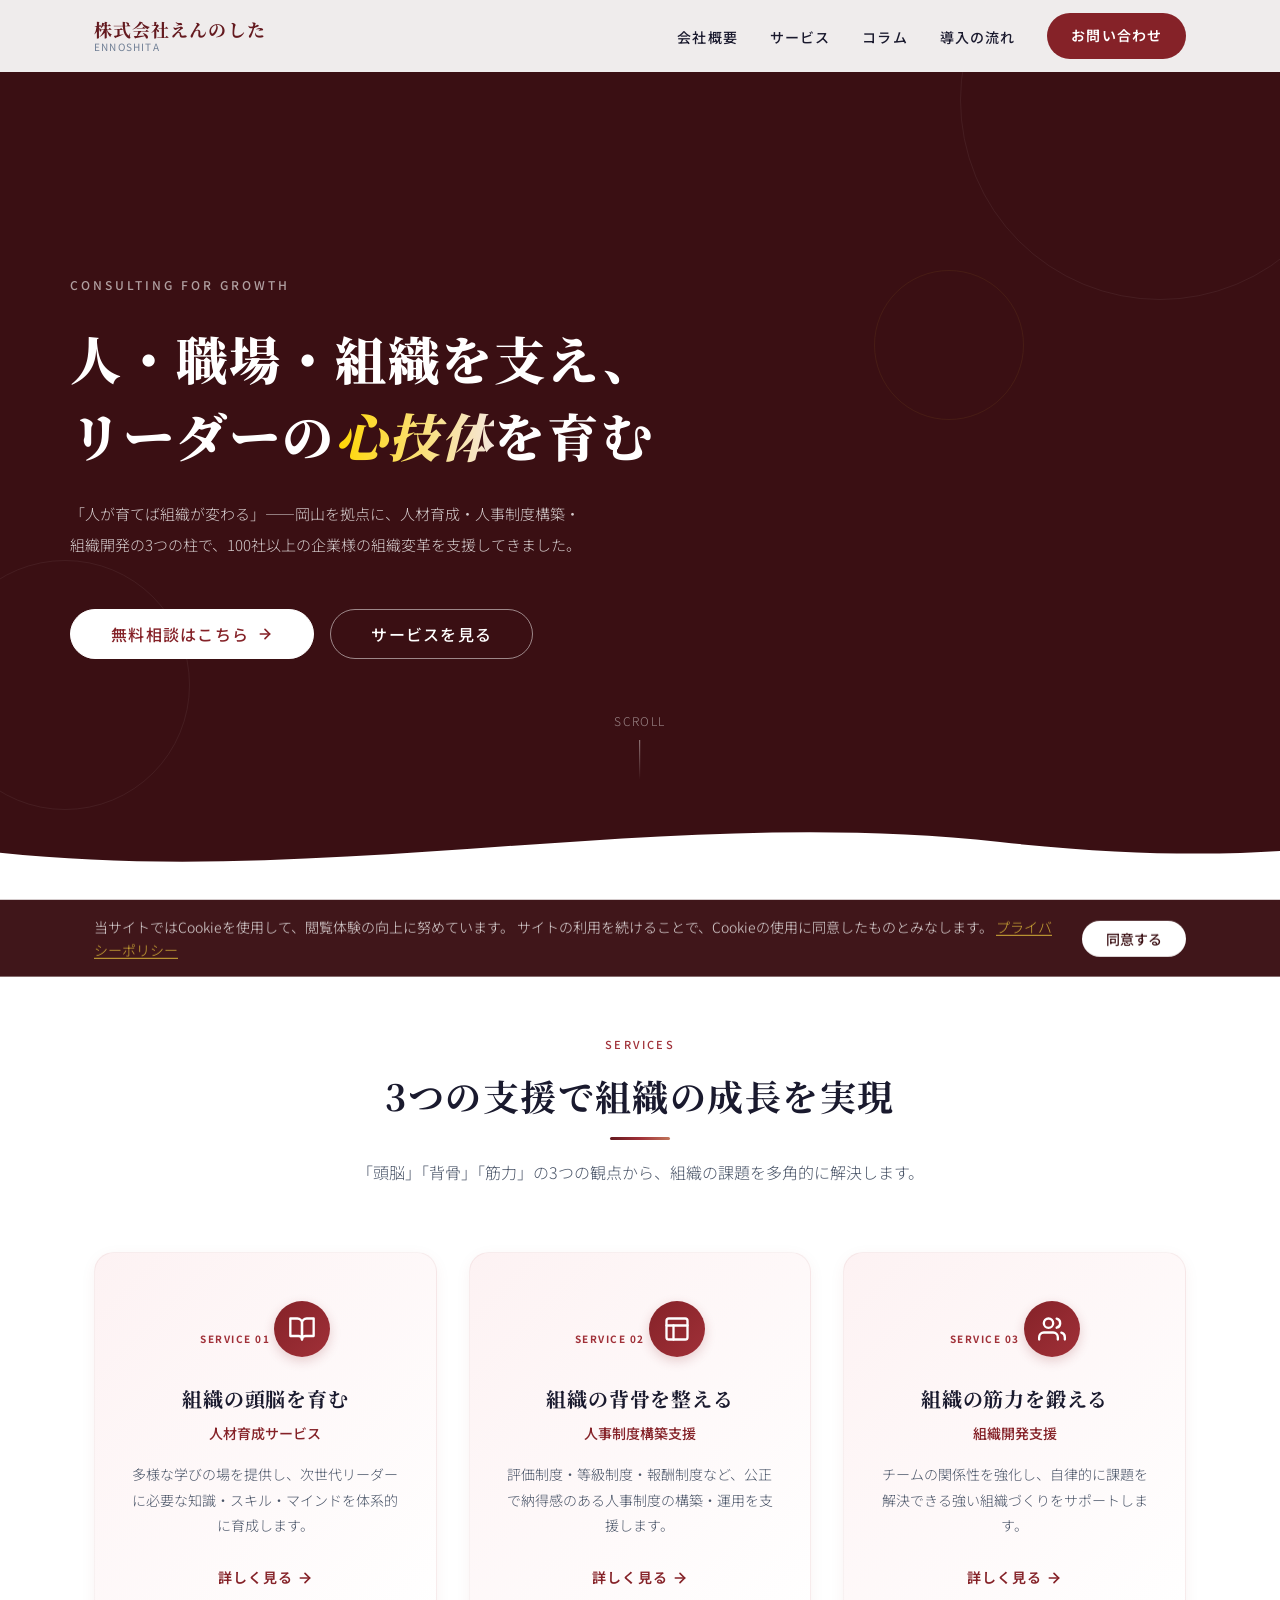
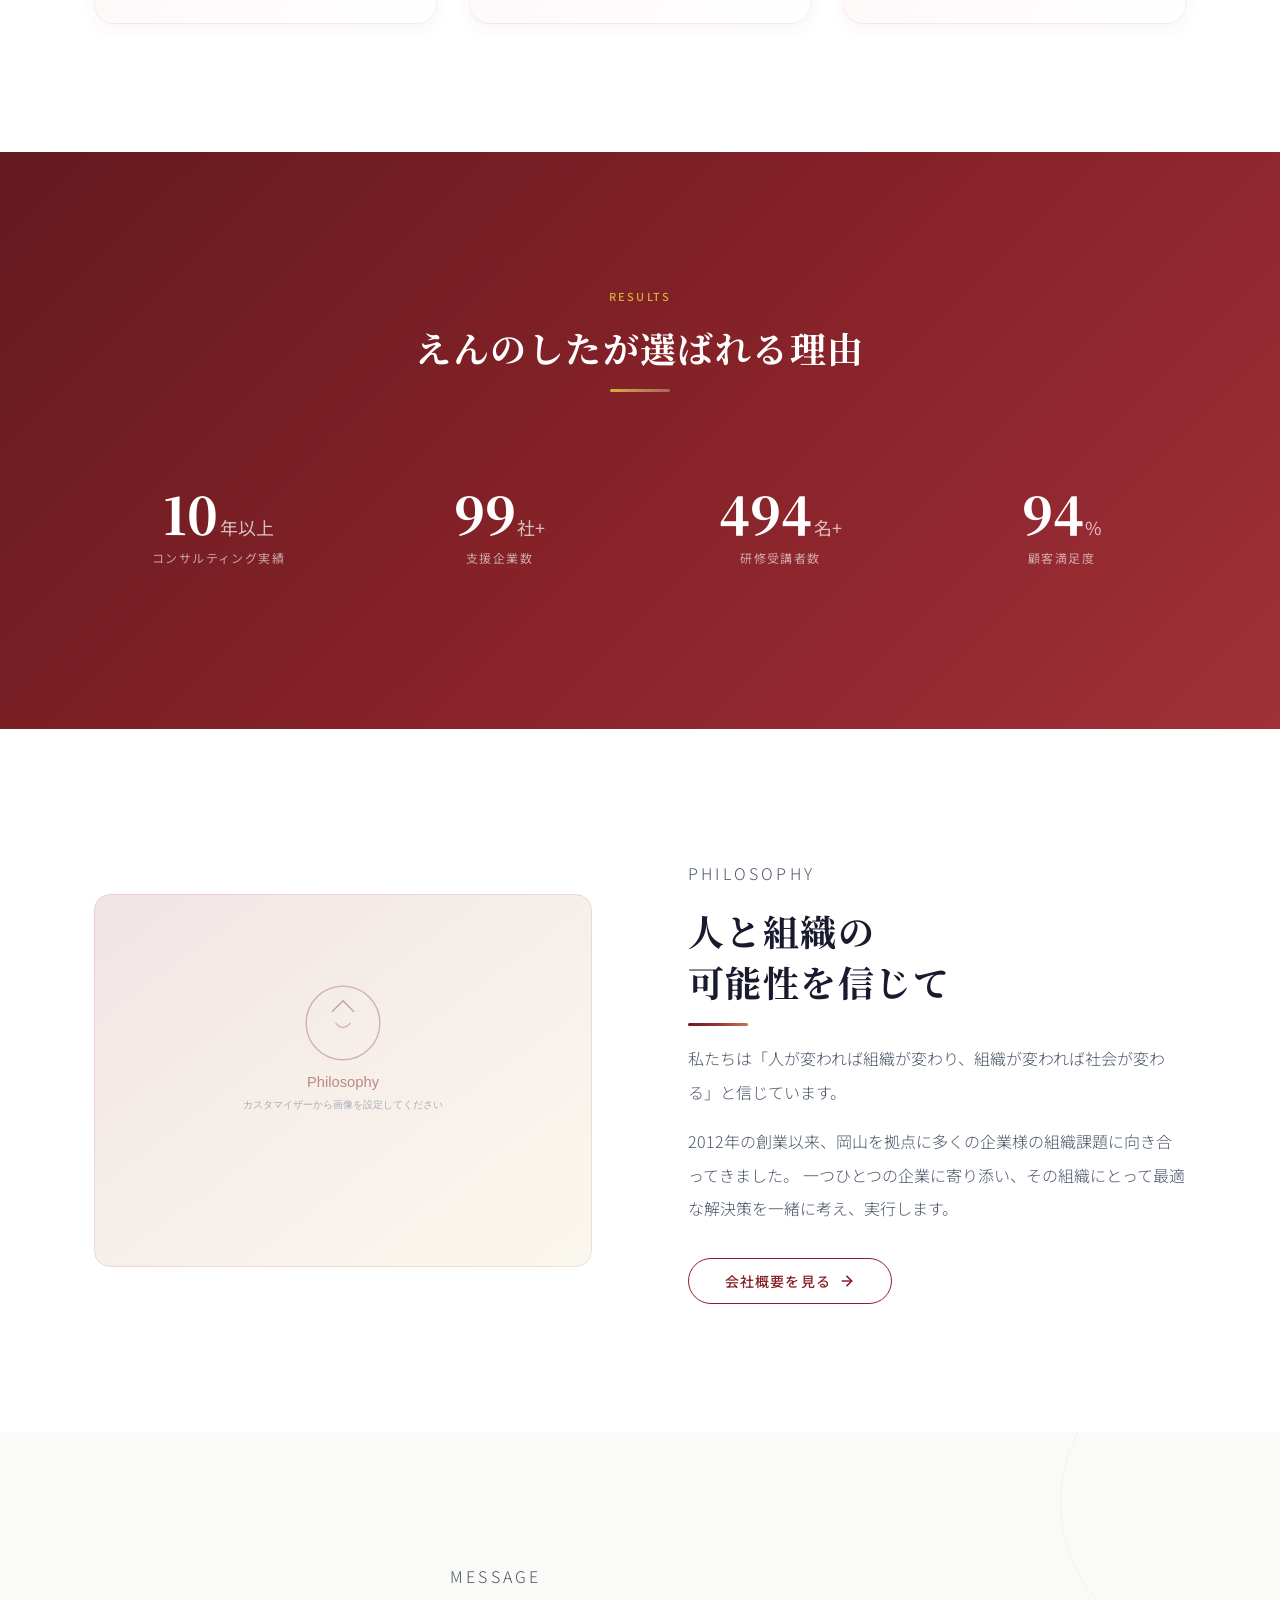
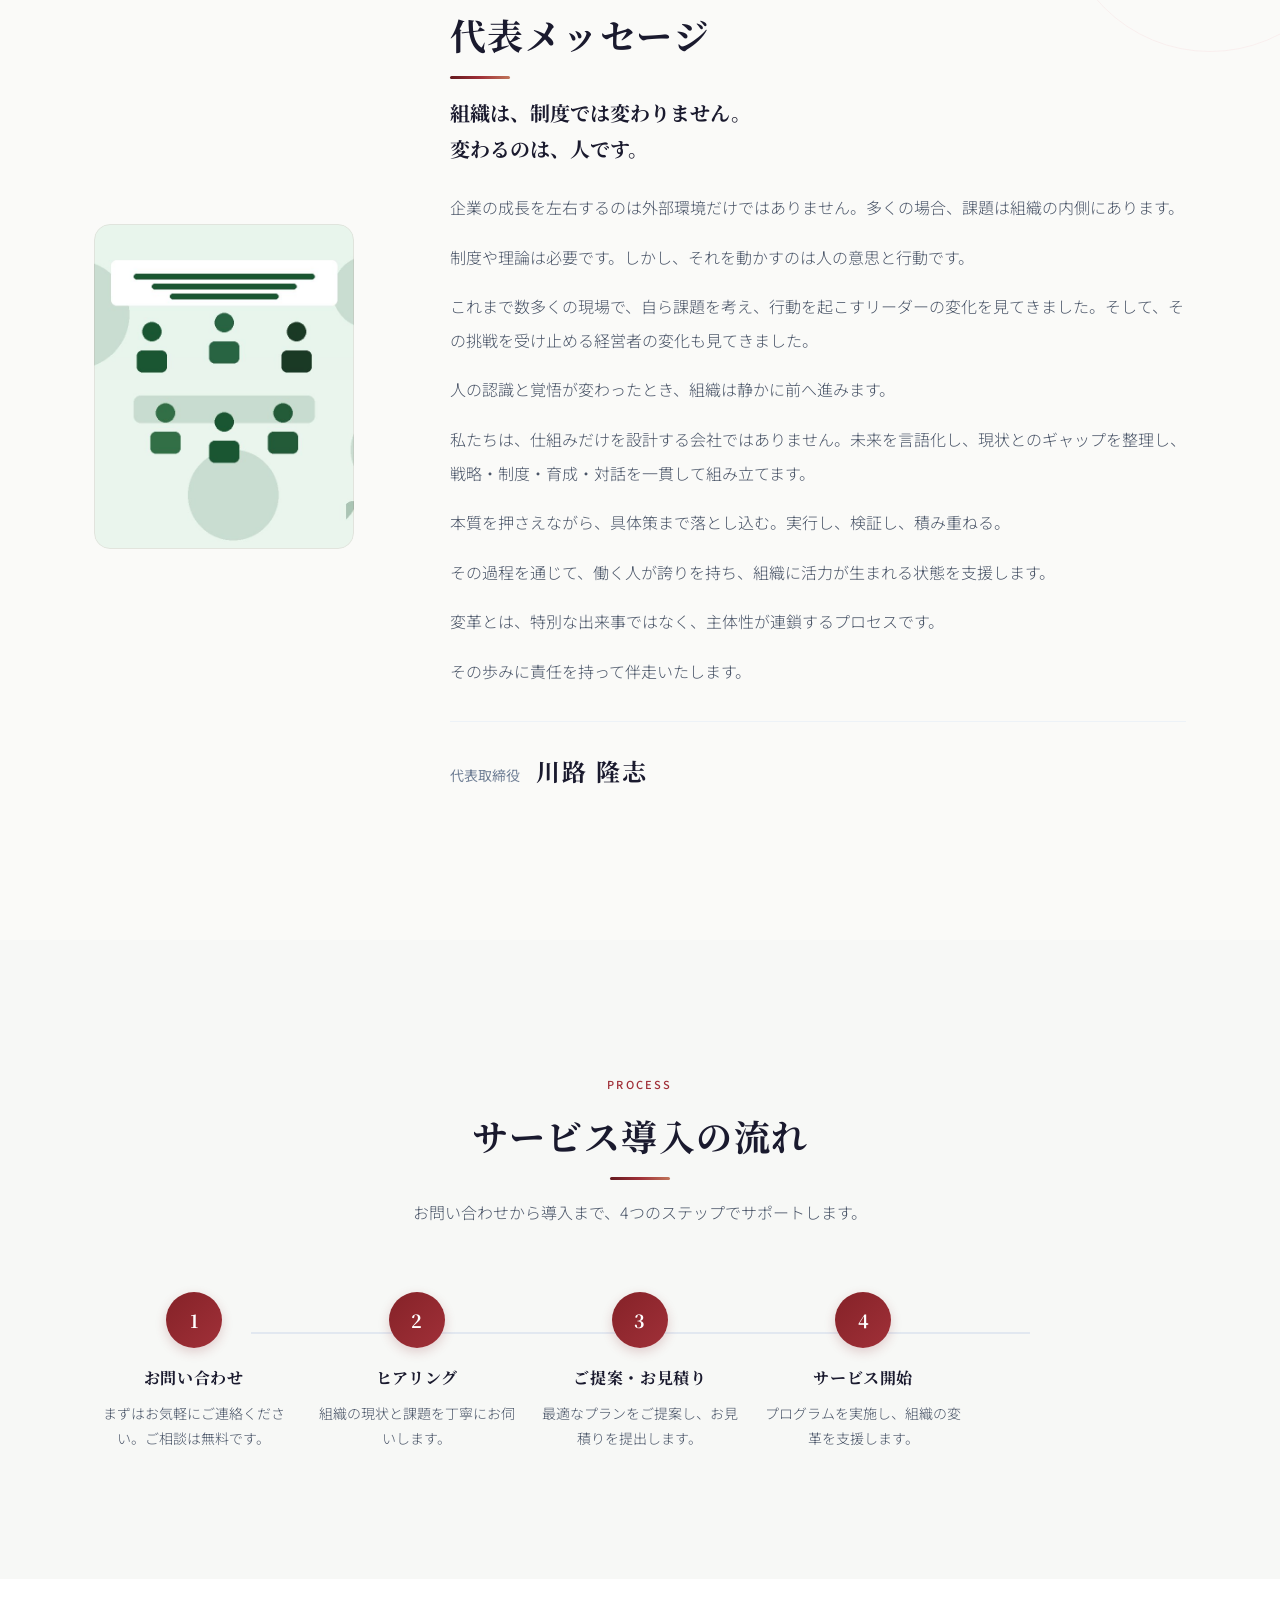
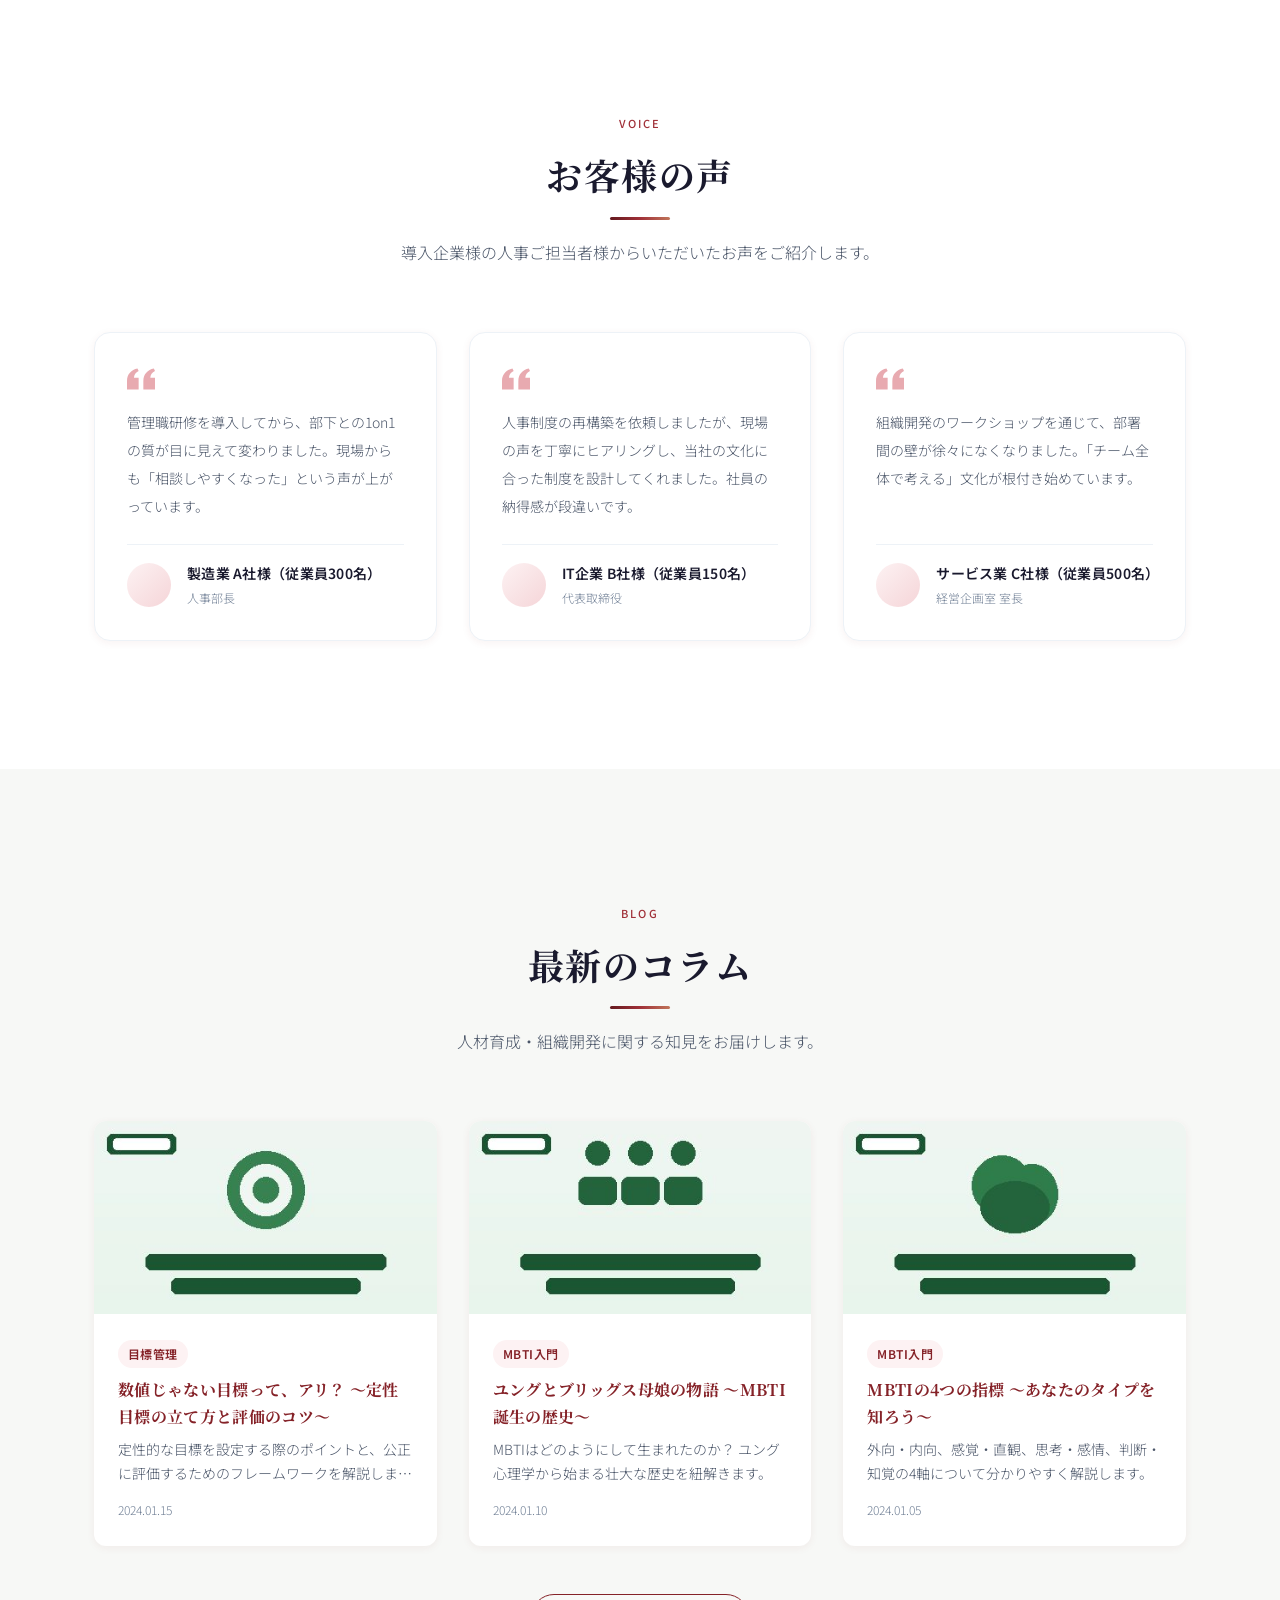
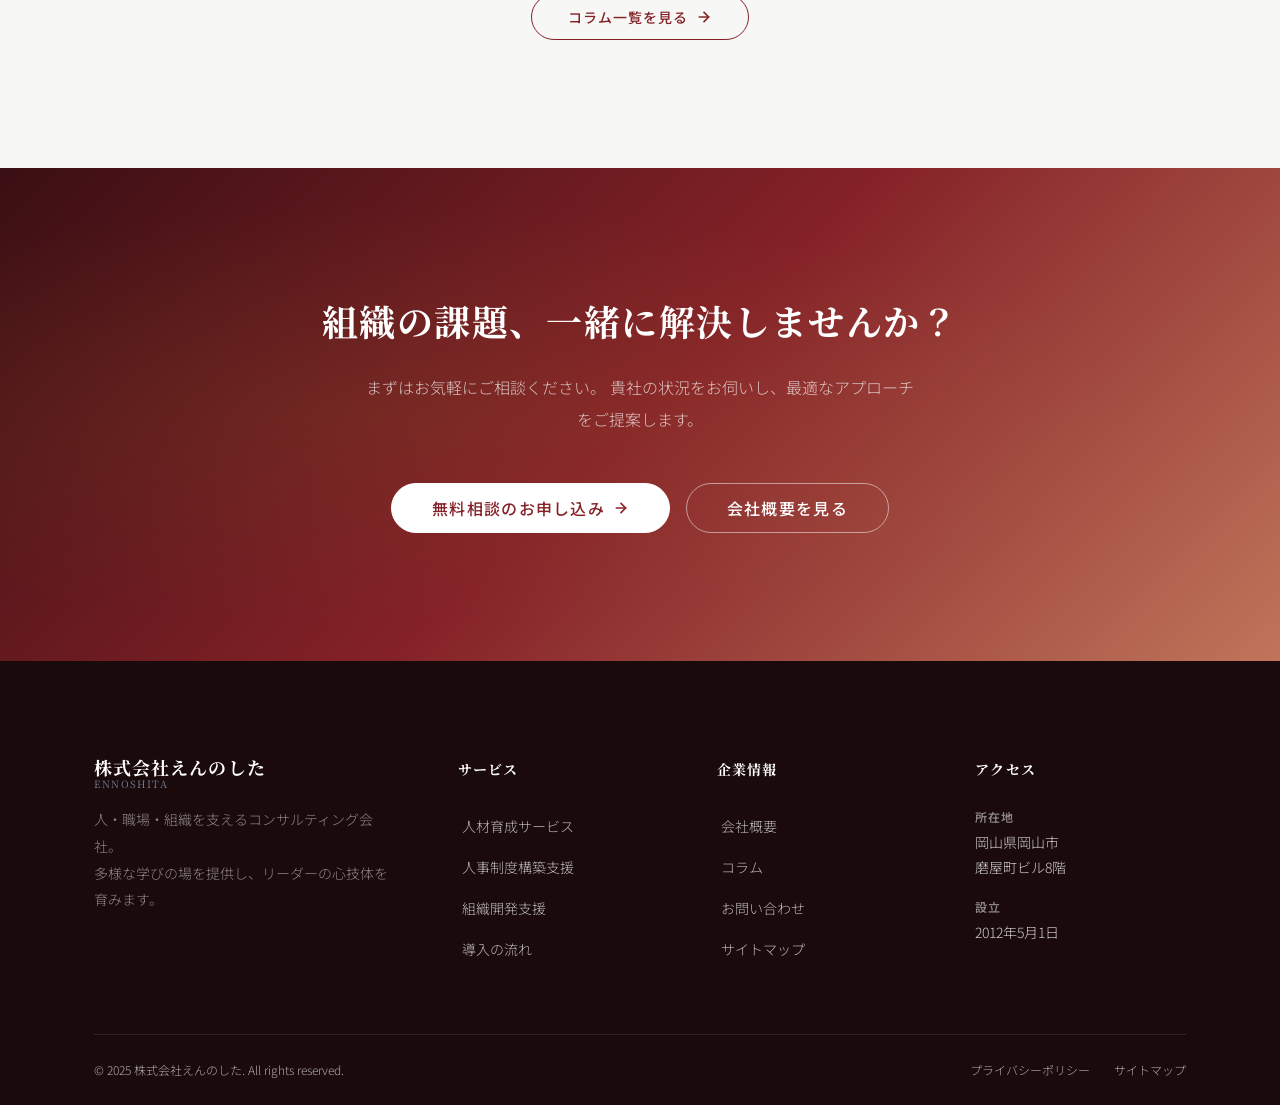
<file: preview.html>
<!DOCTYPE html>
<html lang="ja">
<head>
  <meta charset="UTF-8">
  <meta name="viewport" content="width=device-width, initial-scale=1.0">
  <title>株式会社えんのした | 岡山の人材育成・組織開発コンサルティング</title>
  <link rel="preconnect" href="https://fonts.googleapis.com">
  <link rel="preconnect" href="https://fonts.gstatic.com" crossorigin>
  <link href="https://fonts.googleapis.com/css2?family=Noto+Sans+JP:wght@300;400;500;700&family=Noto+Serif+JP:wght@500;700;900&display=swap" rel="stylesheet">
  <link rel="stylesheet" href="wordpress-theme/ennoshita/style.css">
</head>
<body class="home page-template-front-page">

<div class="page-loading" aria-hidden="true">
  <div class="page-loading__spinner"></div>
</div>

<a class="skip-link" href="#main-content">メインコンテンツへスキップ</a>

<!-- ===== ヘッダー ===== -->
<header class="site-header" role="banner">
  <div class="container site-header__inner">
    <a href="/" class="site-logo" rel="home">
      <span class="site-logo__text">
        <span class="site-logo__main">株式会社えんのした</span>
        <span class="site-logo__sub">ENNOSHITA</span>
      </span>
    </a>

    <button class="hamburger" aria-expanded="false" aria-controls="main-nav" aria-label="メニューを開く">
      <span class="hamburger__lines">
        <span class="hamburger__line"></span>
        <span class="hamburger__line"></span>
        <span class="hamburger__line"></span>
      </span>
    </button>

    <nav class="main-nav" id="main-nav" role="navigation" aria-label="メインナビゲーション">
      <ul class="main-nav__list">
        <li><a href="/about/" class="main-nav__link">会社概要</a></li>
        <li><a href="#services" class="main-nav__link">サービス</a></li>
        <li><a href="#blog" class="main-nav__link">コラム</a></li>
        <li><a href="/#process" class="main-nav__link">導入の流れ</a></li>
        <li><a href="/contact/" class="main-nav__contact">お問い合わせ</a></li>
      </ul>
    </nav>

    <div class="nav-overlay" aria-hidden="true"></div>
  </div>
</header>

<main id="main-content">

  <!-- ===== 1. ヒーロー ===== -->
  <section class="hero">
    <div class="hero__decoration" aria-hidden="true">
      <span></span><span></span><span></span>
    </div>

    <div class="container hero__inner">
      <div class="hero__content">
        <p class="hero__label">Consulting for Growth</p>
        <h1 class="hero__title">
          人・職場・組織を支え、<br>リーダーの<span class="hero__title-accent">心技体</span>を育む
        </h1>
        <p class="hero__description">
          「人が育てば組織が変わる」――岡山を拠点に、人材育成・人事制度構築・組織開発の3つの柱で、100社以上の企業様の組織変革を支援してきました。
        </p>
        <div class="hero__buttons">
          <a href="/contact/" class="btn btn--white btn--large">
            無料相談はこちら
            <svg class="btn__icon" width="16" height="16" viewBox="0 0 24 24" fill="none" stroke="currentColor" stroke-width="2.5" stroke-linecap="round" stroke-linejoin="round"><path d="M5 12h14"/><path d="m12 5 7 7-7 7"/></svg>
          </a>
          <a href="#services" class="btn btn--outline-white btn--large">
            サービスを見る
          </a>
        </div>
      </div>

      <div class="hero__image">
        <img src="wordpress-theme/ennoshita/assets/images/hero.jpg"
             alt="チームで会議をしているビジネスパーソン"
             width="480" height="360" fetchpriority="high">
      </div>
    </div>

    <div class="hero__scroll" aria-hidden="true">
      <span>SCROLL</span>
      <span class="hero__scroll-line"></span>
    </div>
  </section>


  <!-- ===== 2. サービス ===== -->
  <section class="section" id="services" aria-labelledby="services-title">
    <div class="container">
      <div class="section-header reveal">
        <p class="section-header__label">Services</p>
        <h2 class="section-header__title" id="services-title">3つの支援で組織の成長を実現</h2>
        <span class="section-header__line" aria-hidden="true"></span>
        <p class="section-header__description">
          「頭脳」「背骨」「筋力」の3つの観点から、組織の課題を多角的に解決します。
        </p>
      </div>

      <div class="services__grid">
        <article class="service-card reveal reveal--delay-1">
          <span class="service-card__number">SERVICE 01</span>
          <div class="service-card__icon" aria-hidden="true">
            <svg viewBox="0 0 24 24" fill="none" stroke="currentColor" stroke-width="2" stroke-linecap="round" stroke-linejoin="round">
              <path d="M2 3h6a4 4 0 0 1 4 4v14a3 3 0 0 0-3-3H2z"/>
              <path d="M22 3h-6a4 4 0 0 0-4 4v14a3 3 0 0 1 3-3h7z"/>
            </svg>
          </div>
          <h3 class="service-card__title">組織の頭脳を育む</h3>
          <p class="service-card__subtitle">人材育成サービス</p>
          <p class="service-card__text">多様な学びの場を提供し、次世代リーダーに必要な知識・スキル・マインドを体系的に育成します。</p>
          <a href="/service/training/" class="service-card__link">
            詳しく見る
            <svg width="16" height="16" viewBox="0 0 24 24" fill="none" stroke="currentColor" stroke-width="2.5" stroke-linecap="round" stroke-linejoin="round"><path d="M5 12h14"/><path d="m12 5 7 7-7 7"/></svg>
          </a>
        </article>

        <article class="service-card reveal reveal--delay-2">
          <span class="service-card__number">SERVICE 02</span>
          <div class="service-card__icon" aria-hidden="true">
            <svg viewBox="0 0 24 24" fill="none" stroke="currentColor" stroke-width="2" stroke-linecap="round" stroke-linejoin="round">
              <rect x="3" y="3" width="18" height="18" rx="2" ry="2"/>
              <line x1="3" y1="9" x2="21" y2="9"/>
              <line x1="9" y1="21" x2="9" y2="9"/>
            </svg>
          </div>
          <h3 class="service-card__title">組織の背骨を整える</h3>
          <p class="service-card__subtitle">人事制度構築支援</p>
          <p class="service-card__text">評価制度・等級制度・報酬制度など、公正で納得感のある人事制度の構築・運用を支援します。</p>
          <a href="/service/hr-system/" class="service-card__link">
            詳しく見る
            <svg width="16" height="16" viewBox="0 0 24 24" fill="none" stroke="currentColor" stroke-width="2.5" stroke-linecap="round" stroke-linejoin="round"><path d="M5 12h14"/><path d="m12 5 7 7-7 7"/></svg>
          </a>
        </article>

        <article class="service-card reveal reveal--delay-3">
          <span class="service-card__number">SERVICE 03</span>
          <div class="service-card__icon" aria-hidden="true">
            <svg viewBox="0 0 24 24" fill="none" stroke="currentColor" stroke-width="2" stroke-linecap="round" stroke-linejoin="round">
              <path d="M17 21v-2a4 4 0 0 0-4-4H5a4 4 0 0 0-4 4v2"/>
              <circle cx="9" cy="7" r="4"/>
              <path d="M23 21v-2a4 4 0 0 0-3-3.87"/>
              <path d="M16 3.13a4 4 0 0 1 0 7.75"/>
            </svg>
          </div>
          <h3 class="service-card__title">組織の筋力を鍛える</h3>
          <p class="service-card__subtitle">組織開発支援</p>
          <p class="service-card__text">チームの関係性を強化し、自律的に課題を解決できる強い組織づくりをサポートします。</p>
          <a href="/service/organization/" class="service-card__link">
            詳しく見る
            <svg width="16" height="16" viewBox="0 0 24 24" fill="none" stroke="currentColor" stroke-width="2.5" stroke-linecap="round" stroke-linejoin="round"><path d="M5 12h14"/><path d="m12 5 7 7-7 7"/></svg>
          </a>
        </article>
      </div>
    </div>
  </section>


  <!-- ===== 3. 実績 ===== -->
  <section class="section section--dark" aria-labelledby="trust-title">
    <div class="container">
      <div class="section-header reveal">
        <p class="section-header__label">Results</p>
        <h2 class="section-header__title" id="trust-title">えんのしたが選ばれる理由</h2>
        <span class="section-header__line" aria-hidden="true"></span>
      </div>

      <div class="trust__grid">
        <div class="trust__item reveal reveal--delay-1">
          <p class="trust__number" data-count="10">0<small>年以上</small></p>
          <p class="trust__label">コンサルティング実績</p>
        </div>
        <div class="trust__item reveal reveal--delay-2">
          <p class="trust__number" data-count="100">0<small>社+</small></p>
          <p class="trust__label">支援企業数</p>
        </div>
        <div class="trust__item reveal reveal--delay-3">
          <p class="trust__number" data-count="500">0<small>名+</small></p>
          <p class="trust__label">研修受講者数</p>
        </div>
        <div class="trust__item reveal reveal--delay-4">
          <p class="trust__number" data-count="95">0<small>%</small></p>
          <p class="trust__label">顧客満足度</p>
        </div>
      </div>
    </div>
  </section>


  <!-- ===== 4. 理念 ===== -->
  <section class="section" aria-labelledby="philosophy-title">
    <div class="container">
      <div class="philosophy__inner">
        <div class="philosophy__image reveal reveal--left">
          <img src="wordpress-theme/ennoshita/assets/images/philosophy.svg"
               alt="えんのしたのコンサルティング風景"
               width="540" height="405" loading="lazy">
        </div>
        <div class="philosophy__text reveal reveal--right">
          <p class="section-header__label">Philosophy</p>
          <h2 class="section-header__title" id="philosophy-title">人と組織の<br>可能性を信じて</h2>
          <span class="section-header__line section-header__line--left" aria-hidden="true"></span>
          <p>
            私たちは「人が変われば組織が変わり、組織が変われば社会が変わる」と信じています。
          </p>
          <p>
            2012年の創業以来、岡山を拠点に多くの企業様の組織課題に向き合ってきました。
            一つひとつの企業に寄り添い、その組織にとって最適な解決策を一緒に考え、実行します。
          </p>
          <a href="/about/" class="btn btn--outline">
            会社概要を見る
            <svg class="btn__icon" width="16" height="16" viewBox="0 0 24 24" fill="none" stroke="currentColor" stroke-width="2.5" stroke-linecap="round" stroke-linejoin="round"><path d="M5 12h14"/><path d="m12 5 7 7-7 7"/></svg>
          </a>
        </div>
      </div>
    </div>
  </section>


  <!-- ===== 5. 代表メッセージ ===== -->
  <section class="section section--message" aria-labelledby="message-title">
    <div class="container">
      <div class="message__inner">
        <div class="message__image reveal reveal--left">
          <img src="wordpress-theme/ennoshita/assets/images/hero.jpg"
               alt="代表取締役の写真"
               width="400" height="500" loading="lazy">
        </div>
        <div class="message__text reveal reveal--right">
          <p class="section-header__label">Message</p>
          <h2 class="section-header__title" id="message-title">代表メッセージ</h2>
          <span class="section-header__line section-header__line--left" aria-hidden="true"></span>
          <p class="message__lead">
            組織は、制度では変わりません。<br>
            変わるのは、人です。
          </p>
          <p>
            企業の成長を左右するのは外部環境だけではありません。多くの場合、課題は組織の内側にあります。
          </p>
          <p>
            制度や理論は必要です。しかし、それを動かすのは人の意思と行動です。
          </p>
          <p>
            これまで数多くの現場で、自ら課題を考え、行動を起こすリーダーの変化を見てきました。そして、その挑戦を受け止める経営者の変化も見てきました。
          </p>
          <p>
            人の認識と覚悟が変わったとき、組織は静かに前へ進みます。
          </p>
          <p>
            私たちは、仕組みだけを設計する会社ではありません。未来を言語化し、現状とのギャップを整理し、戦略・制度・育成・対話を一貫して組み立てます。
          </p>
          <p>
            本質を押さえながら、具体策まで落とし込む。実行し、検証し、積み重ねる。
          </p>
          <p>
            その過程を通じて、働く人が誇りを持ち、組織に活力が生まれる状態を支援します。
          </p>
          <p>
            変革とは、特別な出来事ではなく、主体性が連鎖するプロセスです。
          </p>
          <p>
            その歩みに責任を持って伴走いたします。
          </p>
          <p class="message__signature">
            <span class="message__position">代表取締役</span>
            <span class="message__name-text">川路 隆志</span>
          </p>
        </div>
      </div>
    </div>
  </section>


  <!-- ===== 6. 導入の流れ ===== -->
  <section class="section section--gray" id="process" aria-labelledby="process-title">
    <div class="container">
      <div class="section-header reveal">
        <p class="section-header__label">Process</p>
        <h2 class="section-header__title" id="process-title">サービス導入の流れ</h2>
        <span class="section-header__line" aria-hidden="true"></span>
        <p class="section-header__description">
          お問い合わせから導入まで、4つのステップでサポートします。
        </p>
      </div>

      <div class="process__steps">
        <div class="process__step reveal reveal--delay-1">
          <div class="process__step-number">1</div>
          <h3 class="process__step-title">お問い合わせ</h3>
          <p class="process__step-text">まずはお気軽にご連絡ください。ご相談は無料です。</p>
        </div>
        <div class="process__step reveal reveal--delay-2">
          <div class="process__step-number">2</div>
          <h3 class="process__step-title">ヒアリング</h3>
          <p class="process__step-text">組織の現状と課題を丁寧にお伺いします。</p>
        </div>
        <div class="process__step reveal reveal--delay-3">
          <div class="process__step-number">3</div>
          <h3 class="process__step-title">ご提案・お見積り</h3>
          <p class="process__step-text">最適なプランをご提案し、お見積りを提出します。</p>
        </div>
        <div class="process__step reveal reveal--delay-4">
          <div class="process__step-number">4</div>
          <h3 class="process__step-title">サービス開始</h3>
          <p class="process__step-text">プログラムを実施し、組織の変革を支援します。</p>
        </div>
      </div>
    </div>
  </section>


  <!-- ===== 7. お客様の声 ===== -->
  <section class="section" aria-labelledby="testimonials-title">
    <div class="container">
      <div class="section-header reveal">
        <p class="section-header__label">Voice</p>
        <h2 class="section-header__title" id="testimonials-title">お客様の声</h2>
        <span class="section-header__line" aria-hidden="true"></span>
        <p class="section-header__description">
          導入企業様の人事ご担当者様からいただいたお声をご紹介します。
        </p>
      </div>

      <div class="testimonials__grid">
        <article class="testimonial-card reveal reveal--delay-1">
          <div class="testimonial-card__quote">
            <svg class="testimonial-card__icon" viewBox="0 0 24 24" fill="currentColor" aria-hidden="true"><path d="M14.017 21v-7.391c0-5.704 3.731-9.57 8.983-10.609l.995 2.151c-2.432.917-3.995 3.638-3.995 5.849h4v10H14.017zM0 21v-7.391c0-5.704 3.731-9.57 8.983-10.609l.995 2.151C7.546 6.068 5.983 8.789 5.983 11h4v10H0z"/></svg>
            <p>管理職研修を導入してから、部下との1on1の質が目に見えて変わりました。現場からも「相談しやすくなった」という声が上がっています。</p>
          </div>
          <div class="testimonial-card__author">
            <div class="testimonial-card__avatar" aria-hidden="true"></div>
            <div class="testimonial-card__info">
              <p class="testimonial-card__company">製造業 A社様（従業員300名）</p>
              <p class="testimonial-card__role">人事部長</p>
            </div>
          </div>
        </article>

        <article class="testimonial-card reveal reveal--delay-2">
          <div class="testimonial-card__quote">
            <svg class="testimonial-card__icon" viewBox="0 0 24 24" fill="currentColor" aria-hidden="true"><path d="M14.017 21v-7.391c0-5.704 3.731-9.57 8.983-10.609l.995 2.151c-2.432.917-3.995 3.638-3.995 5.849h4v10H14.017zM0 21v-7.391c0-5.704 3.731-9.57 8.983-10.609l.995 2.151C7.546 6.068 5.983 8.789 5.983 11h4v10H0z"/></svg>
            <p>人事制度の再構築を依頼しましたが、現場の声を丁寧にヒアリングし、当社の文化に合った制度を設計してくれました。社員の納得感が段違いです。</p>
          </div>
          <div class="testimonial-card__author">
            <div class="testimonial-card__avatar" aria-hidden="true"></div>
            <div class="testimonial-card__info">
              <p class="testimonial-card__company">IT企業 B社様（従業員150名）</p>
              <p class="testimonial-card__role">代表取締役</p>
            </div>
          </div>
        </article>

        <article class="testimonial-card reveal reveal--delay-3">
          <div class="testimonial-card__quote">
            <svg class="testimonial-card__icon" viewBox="0 0 24 24" fill="currentColor" aria-hidden="true"><path d="M14.017 21v-7.391c0-5.704 3.731-9.57 8.983-10.609l.995 2.151c-2.432.917-3.995 3.638-3.995 5.849h4v10H14.017zM0 21v-7.391c0-5.704 3.731-9.57 8.983-10.609l.995 2.151C7.546 6.068 5.983 8.789 5.983 11h4v10H0z"/></svg>
            <p>組織開発のワークショップを通じて、部署間の壁が徐々になくなりました。「チーム全体で考える」文化が根付き始めています。</p>
          </div>
          <div class="testimonial-card__author">
            <div class="testimonial-card__avatar" aria-hidden="true"></div>
            <div class="testimonial-card__info">
              <p class="testimonial-card__company">サービス業 C社様（従業員500名）</p>
              <p class="testimonial-card__role">経営企画室 室長</p>
            </div>
          </div>
        </article>
      </div>
    </div>
  </section>


  <!-- ===== 8. ブログ ===== -->
  <section class="section section--gray" id="blog" aria-labelledby="blog-title">
    <div class="container">
      <div class="section-header reveal">
        <p class="section-header__label">Blog</p>
        <h2 class="section-header__title" id="blog-title">最新のコラム</h2>
        <span class="section-header__line" aria-hidden="true"></span>
        <p class="section-header__description">
          人材育成・組織開発に関する知見をお届けします。
        </p>
      </div>

      <div class="blog__grid">
        <article class="blog-card reveal reveal--delay-1">
          <a href="/674/">
            <div class="blog-card__image">
              <img src="wordpress-theme/ennoshita/assets/images/blog/goal-05.jpg"
                   alt="目標管理について" width="400" height="225" loading="lazy">
            </div>
            <div class="blog-card__body">
              <span class="blog-card__category">目標管理</span>
              <h3 class="blog-card__title">数値じゃない目標って、アリ？ 〜定性目標の立て方と評価のコツ〜</h3>
              <p class="blog-card__excerpt">定性的な目標を設定する際のポイントと、公正に評価するためのフレームワークを解説します。</p>
              <time class="blog-card__date" datetime="2024-01-15">2024.01.15</time>
            </div>
          </a>
        </article>

        <article class="blog-card reveal reveal--delay-2">
          <a href="/763/">
            <div class="blog-card__image">
              <img src="wordpress-theme/ennoshita/assets/images/blog/mbti-02.jpg"
                   alt="MBTIについて" width="400" height="225" loading="lazy">
            </div>
            <div class="blog-card__body">
              <span class="blog-card__category">MBTI入門</span>
              <h3 class="blog-card__title">ユングとブリッグス母娘の物語 〜MBTI誕生の歴史〜</h3>
              <p class="blog-card__excerpt">MBTIはどのようにして生まれたのか？ ユング心理学から始まる壮大な歴史を紐解きます。</p>
              <time class="blog-card__date" datetime="2024-01-10">2024.01.10</time>
            </div>
          </a>
        </article>

        <article class="blog-card reveal reveal--delay-3">
          <a href="/767/">
            <div class="blog-card__image">
              <img src="wordpress-theme/ennoshita/assets/images/blog/mbti-03.jpg"
                   alt="MBTIの4つの指標" width="400" height="225" loading="lazy">
            </div>
            <div class="blog-card__body">
              <span class="blog-card__category">MBTI入門</span>
              <h3 class="blog-card__title">MBTIの4つの指標 〜あなたのタイプを知ろう〜</h3>
              <p class="blog-card__excerpt">外向・内向、感覚・直観、思考・感情、判断・知覚の4軸について分かりやすく解説します。</p>
              <time class="blog-card__date" datetime="2024-01-05">2024.01.05</time>
            </div>
          </a>
        </article>
      </div>

      <div class="blog-section__more reveal">
        <a href="/?post_type=post" class="btn btn--outline">
          コラム一覧を見る
          <svg class="btn__icon" width="16" height="16" viewBox="0 0 24 24" fill="none" stroke="currentColor" stroke-width="2.5" stroke-linecap="round" stroke-linejoin="round"><path d="M5 12h14"/><path d="m12 5 7 7-7 7"/></svg>
        </a>
      </div>
    </div>
  </section>


  <!-- ===== 9. CTA ===== -->
  <section class="cta">
    <div class="container cta__inner reveal">
      <h2 class="cta__title">組織の課題、一緒に解決しませんか？</h2>
      <p class="cta__text">
        まずはお気軽にご相談ください。<br class="sp-only">
        貴社の状況をお伺いし、最適なアプローチをご提案します。
      </p>
      <div class="cta__buttons">
        <a href="/contact/" class="btn btn--white btn--large">
          無料相談のお申し込み
          <svg class="btn__icon" width="16" height="16" viewBox="0 0 24 24" fill="none" stroke="currentColor" stroke-width="2.5" stroke-linecap="round" stroke-linejoin="round"><path d="M5 12h14"/><path d="m12 5 7 7-7 7"/></svg>
        </a>
        <a href="/about/" class="btn btn--outline-white btn--large">
          会社概要を見る
        </a>
      </div>
    </div>
  </section>

</main>

<!-- ===== フッター ===== -->
<footer class="site-footer" role="contentinfo">
  <div class="container">
    <div class="footer__inner">
      <div class="footer__brand">
        <a href="/" class="footer__logo">
          <span class="site-logo__text">
            <span class="site-logo__main">株式会社えんのした</span>
            <span class="site-logo__sub">ENNOSHITA</span>
          </span>
        </a>
        <p class="footer__description">
          人・職場・組織を支えるコンサルティング会社。<br>
          多様な学びの場を提供し、リーダーの心技体を育みます。
        </p>
      </div>

      <div class="footer__column">
        <h3 class="footer__heading">サービス</h3>
        <ul class="footer__nav">
          <li><a href="/service/training/">人材育成サービス</a></li>
          <li><a href="/service/hr-system/">人事制度構築支援</a></li>
          <li><a href="/service/organization/">組織開発支援</a></li>
          <li><a href="/#process">導入の流れ</a></li>
        </ul>
      </div>

      <div class="footer__column">
        <h3 class="footer__heading">企業情報</h3>
        <ul class="footer__nav">
          <li><a href="/about/">会社概要</a></li>
          <li><a href="/?post_type=post">コラム</a></li>
          <li><a href="/contact/">お問い合わせ</a></li>
          <li><a href="/sitemap/">サイトマップ</a></li>
        </ul>
      </div>

      <div class="footer__column">
        <h3 class="footer__heading">アクセス</h3>
        <dl class="footer__info">
          <dt>所在地</dt>
          <dd>岡山県岡山市<br>磨屋町ビル8階</dd>
          <dt>設立</dt>
          <dd>2012年5月1日</dd>
        </dl>
      </div>
    </div>

    <div class="footer__bottom">
      <p>&copy; 2025 株式会社えんのした. All rights reserved.</p>
      <nav class="footer__bottom-nav" aria-label="フッター補足ナビゲーション">
        <a href="/privacy/">プライバシーポリシー</a>
        <a href="/sitemap/">サイトマップ</a>
      </nav>
    </div>
  </div>
</footer>

<button class="back-to-top" aria-label="ページトップへ戻る">
  <svg viewBox="0 0 24 24" fill="none" stroke="currentColor" stroke-width="2.5" stroke-linecap="round" stroke-linejoin="round" aria-hidden="true">
    <path d="M18 15l-6-6-6 6"/>
  </svg>
</button>

<!-- Cookie Consent -->
<div class="cookie-consent" role="dialog" aria-label="Cookie利用への同意">
  <div class="cookie-consent__inner">
    <p class="cookie-consent__text">
      当サイトではCookieを使用して、閲覧体験の向上に努めています。
      サイトの利用を続けることで、Cookieの使用に同意したものとみなします。
      <a href="/privacy/">プライバシーポリシー</a>
    </p>
    <button class="cookie-consent__accept" type="button">同意する</button>
  </div>
</div>

<script src="wordpress-theme/ennoshita/assets/js/main.js"></script>
</body>
</html>
</file>
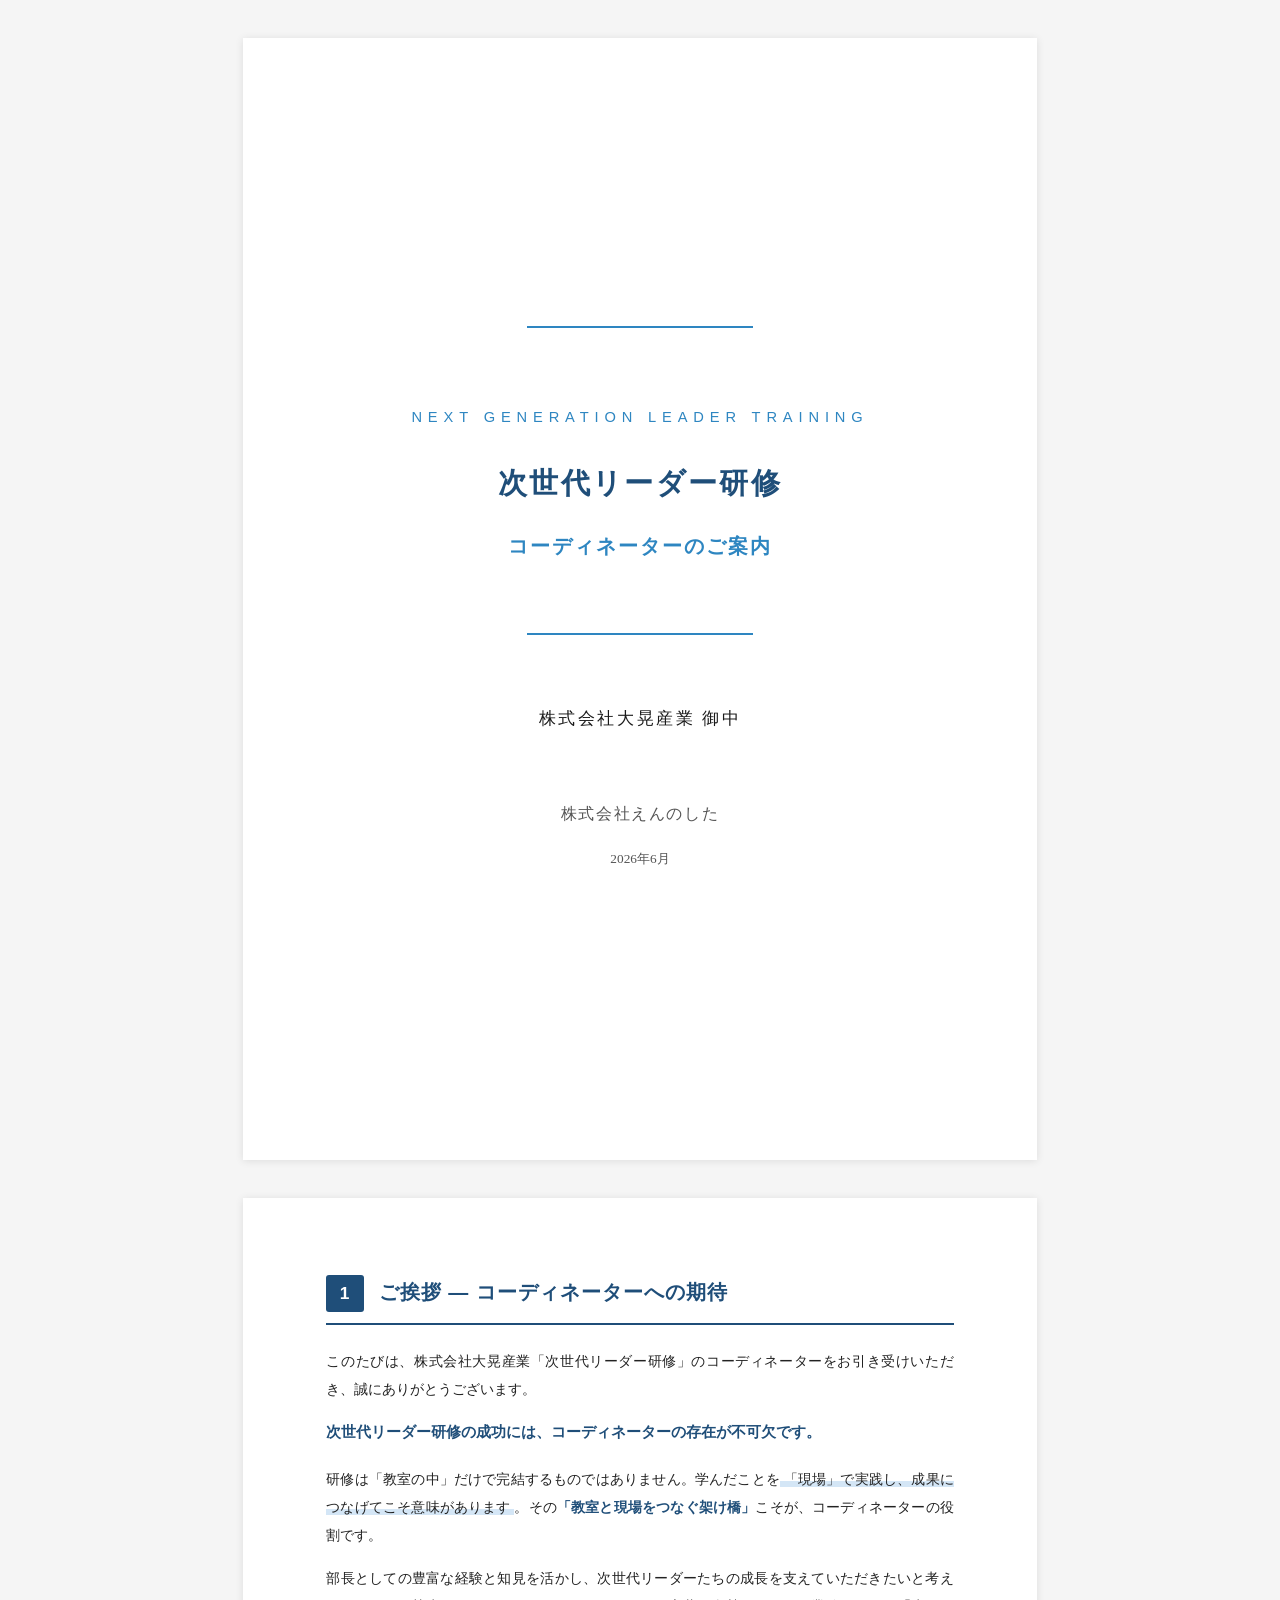
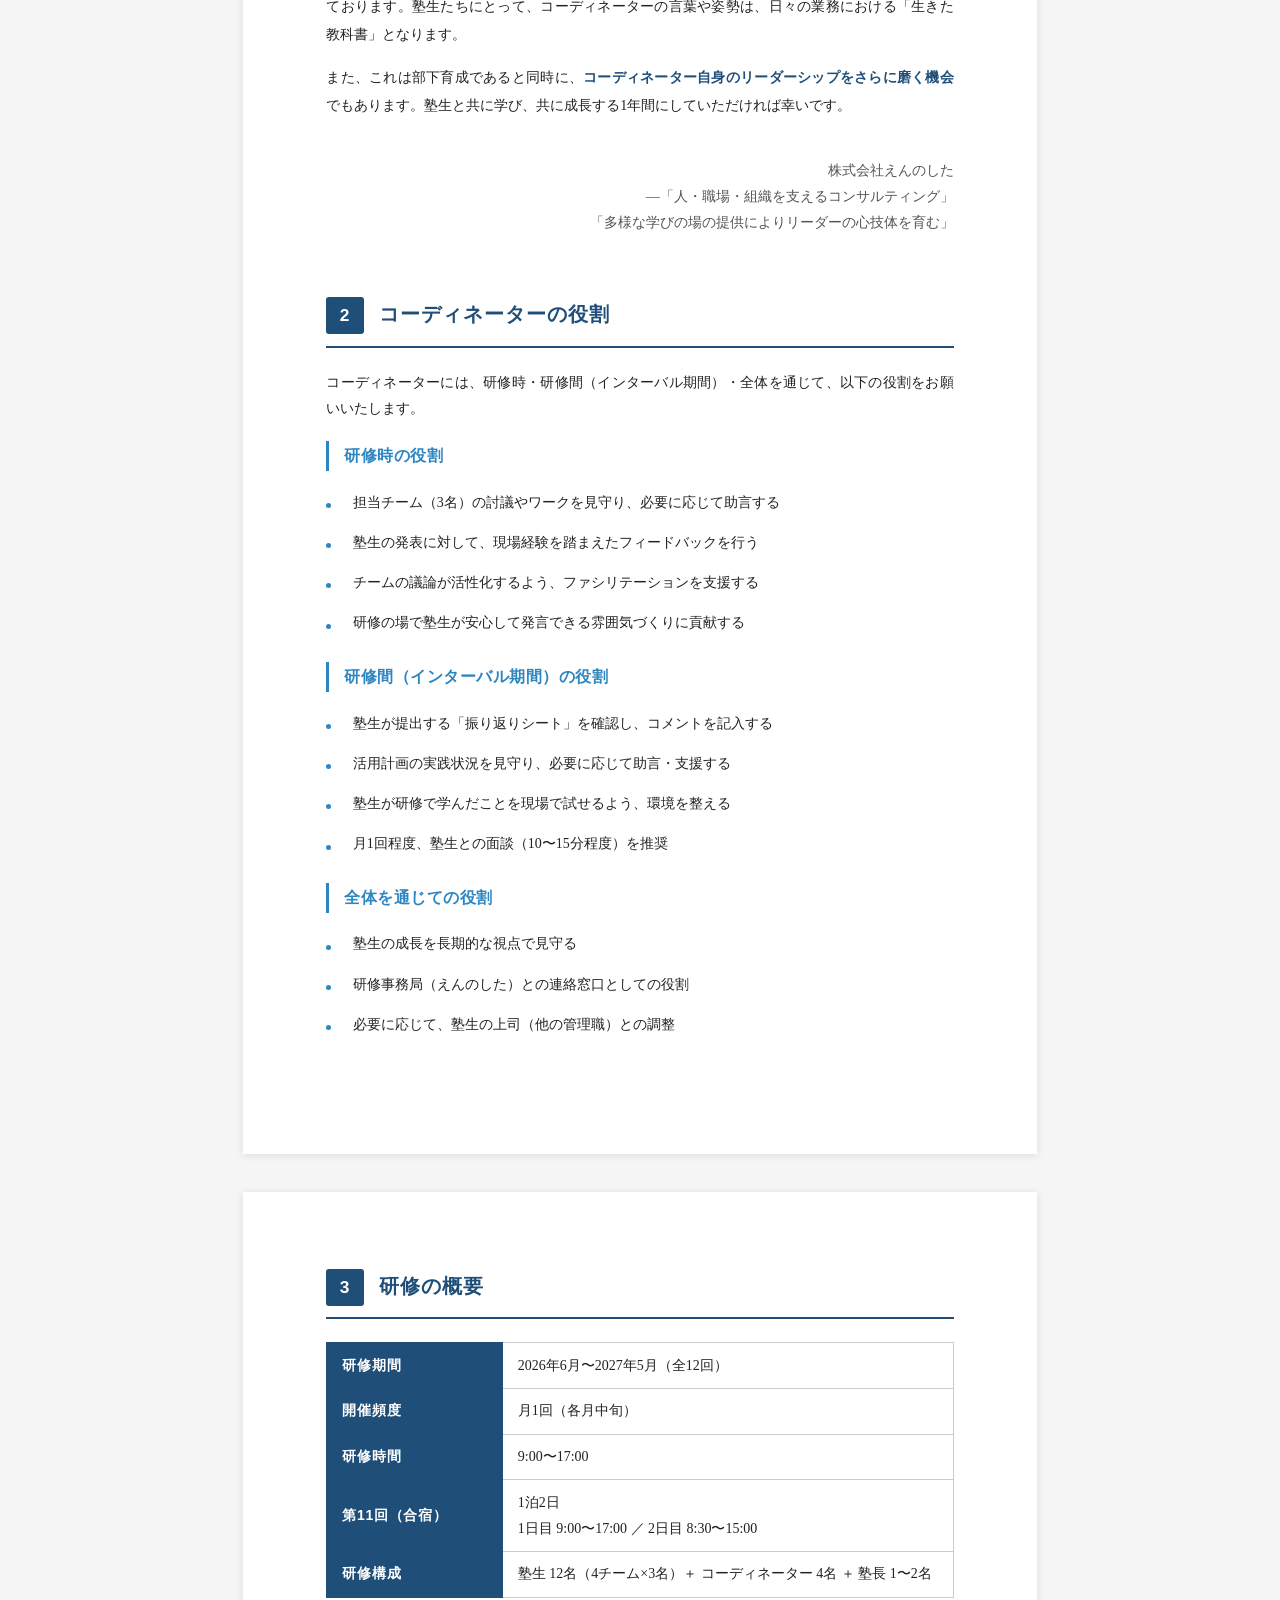
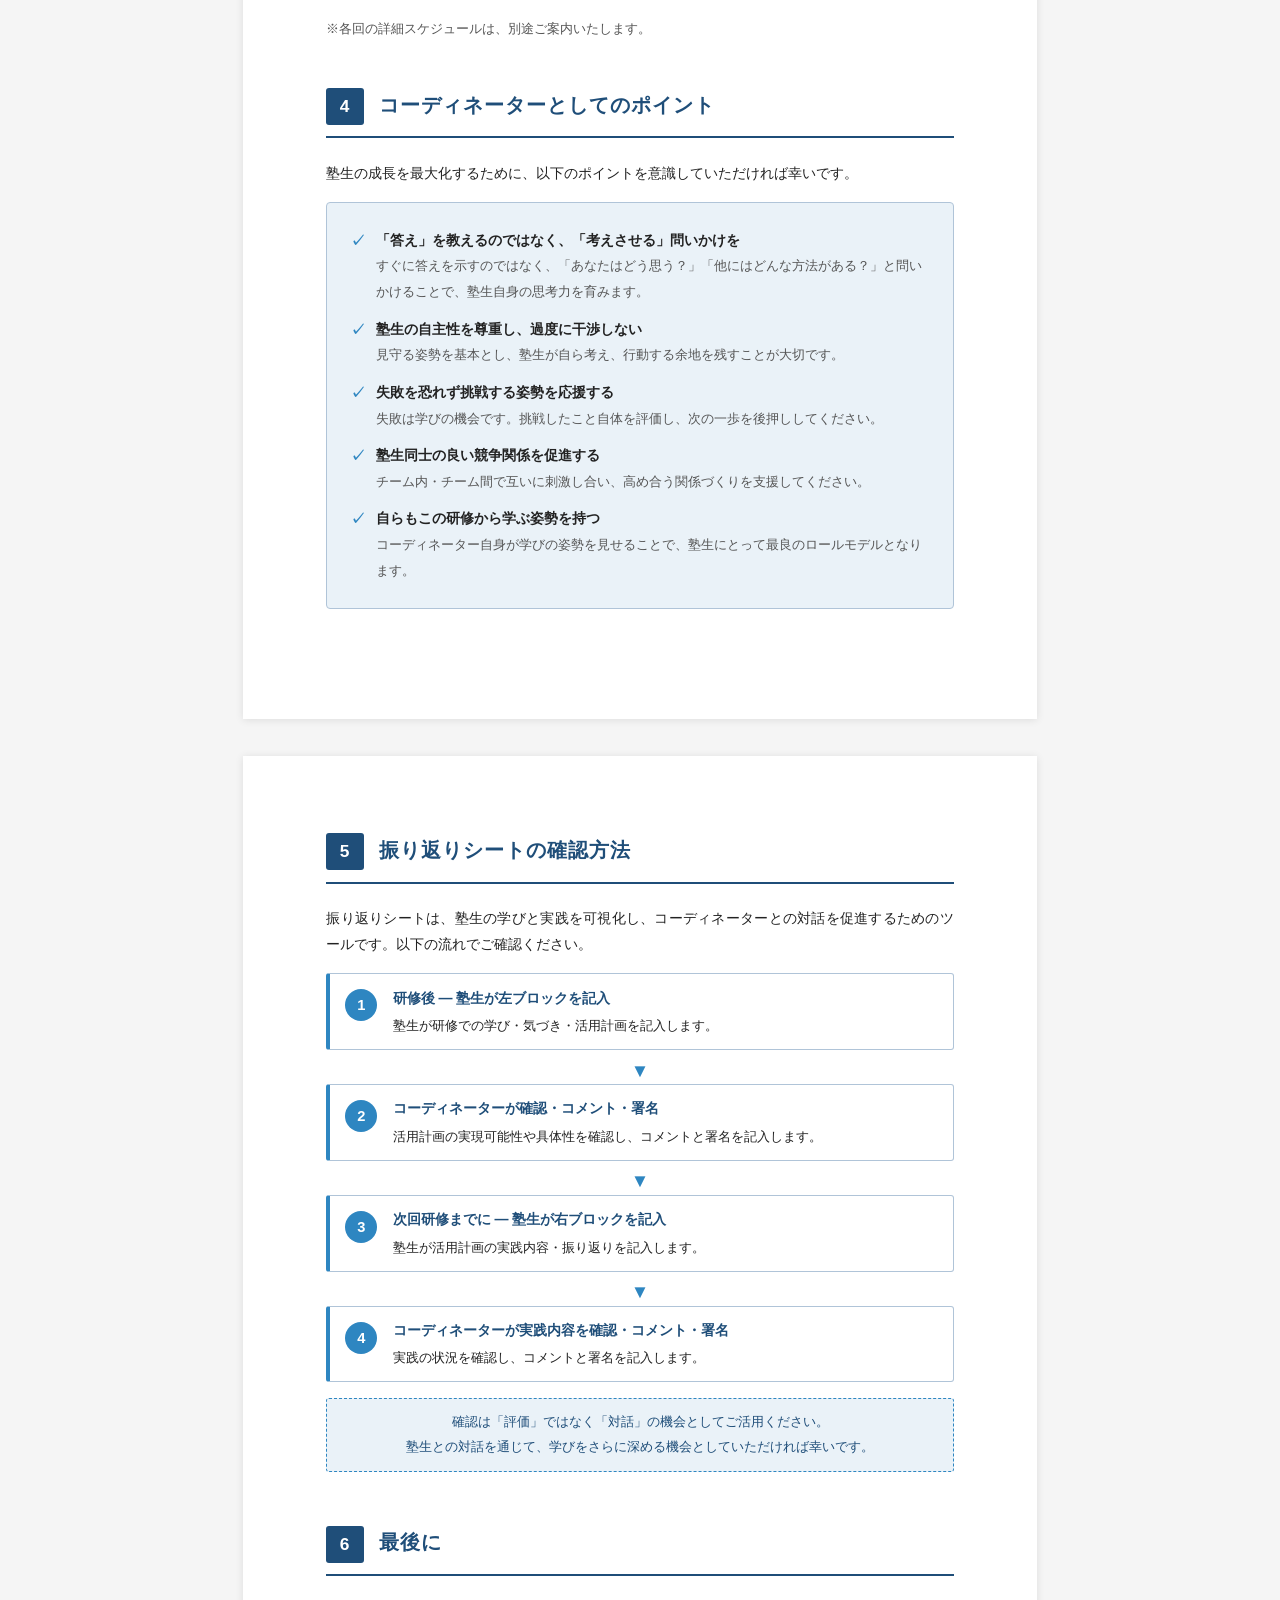
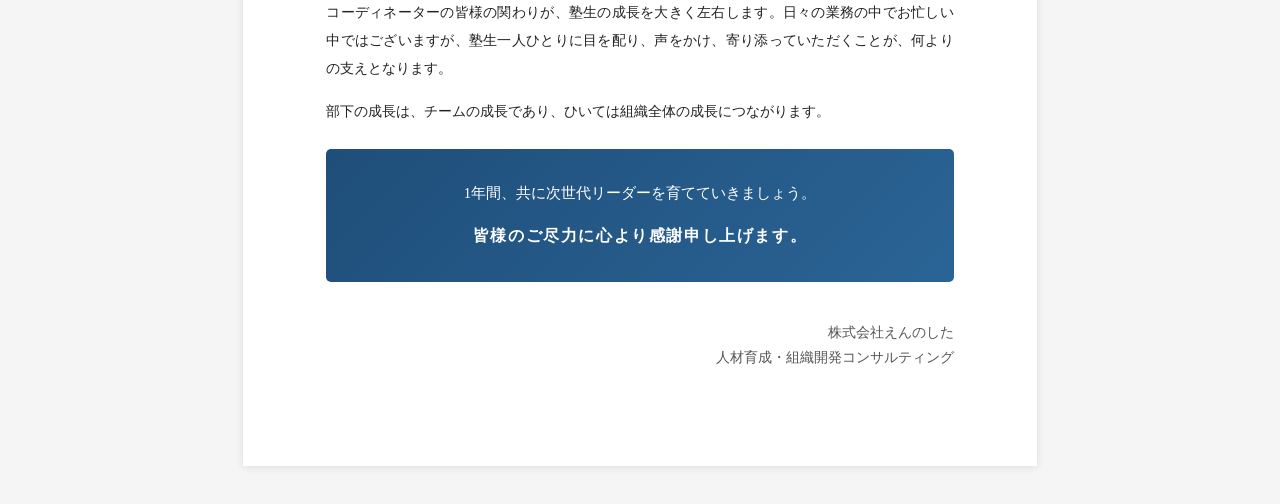
<file: training-guide-coordinators.html>
<!DOCTYPE html>
<html lang="ja">
<head>
<meta charset="UTF-8">
<meta name="viewport" content="width=device-width, initial-scale=1.0">
<title>次世代リーダー研修 コーディネーターのご案内 | 株式会社えんのした</title>
<style>
  /* ===== Base Reset & Typography ===== */
  *, *::before, *::after {
    box-sizing: border-box;
    margin: 0;
    padding: 0;
  }

  html {
    font-size: 10.5pt;
  }

  body {
    font-family: "游明朝", "Yu Mincho", "ヒラギノ明朝 ProN", "Hiragino Mincho ProN", "MS P明朝", serif;
    color: #222;
    line-height: 1.85;
    background: #f5f5f5;
  }

  /* ===== Page Container ===== */
  .page {
    width: 210mm;
    min-height: 297mm;
    margin: 10mm auto;
    padding: 20mm 22mm 25mm 22mm;
    background: #fff;
    box-shadow: 0 1px 8px rgba(0,0,0,0.1);
    position: relative;
  }

  /* ===== Color Variables ===== */
  :root {
    --main-color: #1F4E79;
    --accent-color: #2E86C1;
    --accent-light: #D4E6F6;
    --accent-bg: #EAF2F8;
    --border-color: #B0C4D8;
    --text-dark: #1a1a1a;
    --text-body: #222;
    --text-muted: #555;
  }

  /* ===== Cover Page ===== */
  .cover-page {
    display: flex;
    flex-direction: column;
    justify-content: center;
    align-items: center;
    text-align: center;
    min-height: 297mm;
    padding: 30mm 25mm;
  }

  .cover-top-line {
    width: 60mm;
    height: 2px;
    background: var(--accent-color);
    margin-bottom: 20mm;
  }

  .cover-subtitle {
    font-family: "游ゴシック", "Yu Gothic", "ヒラギノ角ゴ ProN", "Hiragino Kaku Gothic ProN", "メイリオ", sans-serif;
    font-size: 11pt;
    color: var(--accent-color);
    letter-spacing: 0.4em;
    margin-bottom: 8mm;
    font-weight: 500;
  }

  .cover-title {
    font-family: "游ゴシック", "Yu Gothic", "ヒラギノ角ゴ ProN", "Hiragino Kaku Gothic ProN", "メイリオ", sans-serif;
    font-size: 22pt;
    font-weight: 700;
    color: var(--main-color);
    line-height: 1.5;
    margin-bottom: 6mm;
    letter-spacing: 0.08em;
  }

  .cover-title-sub {
    font-family: "游ゴシック", "Yu Gothic", "ヒラギノ角ゴ ProN", "Hiragino Kaku Gothic ProN", "メイリオ", sans-serif;
    font-size: 15pt;
    font-weight: 600;
    color: var(--accent-color);
    margin-bottom: 18mm;
    letter-spacing: 0.1em;
  }

  .cover-bottom-line {
    width: 60mm;
    height: 2px;
    background: var(--accent-color);
    margin-bottom: 18mm;
  }

  .cover-client {
    font-size: 13pt;
    color: var(--text-dark);
    margin-bottom: 5mm;
    letter-spacing: 0.15em;
  }

  .cover-provider {
    font-size: 12pt;
    color: var(--text-muted);
    margin-top: 12mm;
    letter-spacing: 0.1em;
  }

  .cover-date {
    font-size: 10pt;
    color: var(--text-muted);
    margin-top: 5mm;
  }

  /* ===== Section Headers ===== */
  .section-number {
    font-family: "游ゴシック", "Yu Gothic", "ヒラギノ角ゴ ProN", "Hiragino Kaku Gothic ProN", sans-serif;
    display: inline-block;
    background: var(--main-color);
    color: #fff;
    width: 28pt;
    height: 28pt;
    line-height: 28pt;
    text-align: center;
    font-size: 13pt;
    font-weight: 700;
    border-radius: 3px;
    margin-right: 4mm;
    vertical-align: middle;
  }

  h2 {
    font-family: "游ゴシック", "Yu Gothic", "ヒラギノ角ゴ ProN", "Hiragino Kaku Gothic ProN", "メイリオ", sans-serif;
    font-size: 15pt;
    font-weight: 700;
    color: var(--main-color);
    margin-bottom: 6mm;
    padding-bottom: 3mm;
    border-bottom: 2.5px solid var(--main-color);
    letter-spacing: 0.05em;
  }

  h3 {
    font-family: "游ゴシック", "Yu Gothic", "ヒラギノ角ゴ ProN", "Hiragino Kaku Gothic ProN", "メイリオ", sans-serif;
    font-size: 12pt;
    font-weight: 700;
    color: var(--accent-color);
    margin-top: 5mm;
    margin-bottom: 3mm;
    padding-left: 4mm;
    border-left: 3.5px solid var(--accent-color);
    letter-spacing: 0.03em;
  }

  /* ===== Body Content ===== */
  p {
    margin-bottom: 3mm;
    text-align: justify;
    text-justify: inter-ideograph;
  }

  .greeting-text {
    margin-bottom: 4mm;
    font-size: 10.5pt;
    line-height: 2;
  }

  .greeting-lead {
    font-size: 11pt;
    color: var(--main-color);
    font-weight: 600;
    margin-bottom: 5mm;
    line-height: 1.9;
  }

  /* ===== Lists ===== */
  ul.role-list {
    list-style: none;
    padding-left: 0;
    margin-bottom: 4mm;
  }

  ul.role-list li {
    padding: 2mm 0 2mm 7mm;
    position: relative;
    line-height: 1.8;
  }

  ul.role-list li::before {
    content: "";
    position: absolute;
    left: 0;
    top: 5.5mm;
    width: 5px;
    height: 5px;
    background: var(--accent-color);
    border-radius: 50%;
  }

  /* ===== Point Box ===== */
  .point-box {
    background: var(--accent-bg);
    border: 1px solid var(--border-color);
    border-radius: 4px;
    padding: 5mm 6mm;
    margin: 4mm 0;
  }

  .point-box ul {
    list-style: none;
    padding-left: 0;
  }

  .point-box li {
    padding: 1.5mm 0 1.5mm 7mm;
    position: relative;
    line-height: 1.85;
  }

  .point-box li::before {
    content: "\2713";
    position: absolute;
    left: 0;
    color: var(--accent-color);
    font-weight: 700;
    font-size: 11pt;
  }

  /* ===== Table ===== */
  .info-table {
    width: 100%;
    border-collapse: collapse;
    margin: 4mm 0 5mm 0;
    font-size: 10.5pt;
  }

  .info-table th {
    font-family: "游ゴシック", "Yu Gothic", "ヒラギノ角ゴ ProN", "Hiragino Kaku Gothic ProN", sans-serif;
    background: var(--main-color);
    color: #fff;
    text-align: left;
    padding: 2.5mm 4mm;
    width: 28%;
    font-weight: 600;
    border: 1px solid var(--main-color);
    letter-spacing: 0.05em;
  }

  .info-table td {
    padding: 2.5mm 4mm;
    border: 1px solid #ccc;
    background: #fff;
  }

  /* ===== Flow / Steps ===== */
  .flow-container {
    margin: 4mm 0;
  }

  .flow-step {
    display: flex;
    align-items: flex-start;
    margin-bottom: 3mm;
    padding: 3mm 4mm;
    background: #fff;
    border: 1px solid var(--border-color);
    border-left: 4px solid var(--accent-color);
    border-radius: 3px;
  }

  .flow-step-number {
    font-family: "游ゴシック", "Yu Gothic", "ヒラギノ角ゴ ProN", "Hiragino Kaku Gothic ProN", sans-serif;
    flex-shrink: 0;
    width: 24pt;
    height: 24pt;
    line-height: 24pt;
    text-align: center;
    background: var(--accent-color);
    color: #fff;
    border-radius: 50%;
    font-size: 11pt;
    font-weight: 700;
    margin-right: 4mm;
    margin-top: 1mm;
  }

  .flow-step-content {
    flex: 1;
  }

  .flow-step-label {
    font-family: "游ゴシック", "Yu Gothic", "ヒラギノ角ゴ ProN", "Hiragino Kaku Gothic ProN", sans-serif;
    font-weight: 700;
    color: var(--main-color);
    font-size: 10.5pt;
    margin-bottom: 1mm;
  }

  .flow-step-desc {
    font-size: 10pt;
    color: var(--text-body);
    line-height: 1.7;
  }

  .flow-arrow {
    text-align: center;
    color: var(--accent-color);
    font-size: 14pt;
    margin: 1mm 0;
    line-height: 1;
  }

  .flow-note {
    background: var(--accent-bg);
    border: 1px dashed var(--accent-color);
    border-radius: 3px;
    padding: 3mm 4mm;
    margin-top: 4mm;
    font-size: 10pt;
    color: var(--main-color);
    text-align: center;
    font-weight: 500;
  }

  /* ===== Closing Section ===== */
  .closing-box {
    background: linear-gradient(135deg, var(--main-color) 0%, #2a6496 100%);
    color: #fff;
    padding: 8mm;
    border-radius: 5px;
    margin-top: 6mm;
    text-align: center;
  }

  .closing-box p {
    color: #fff;
    margin-bottom: 3mm;
    text-align: center;
    line-height: 2;
    font-size: 11pt;
  }

  .closing-box p:last-child {
    margin-bottom: 0;
    font-size: 12pt;
    font-weight: 600;
    letter-spacing: 0.1em;
  }

  .closing-signature {
    text-align: right;
    margin-top: 8mm;
    font-size: 10.5pt;
    color: var(--text-muted);
  }

  /* ===== Footer ===== */
  .page-footer {
    position: absolute;
    bottom: 10mm;
    left: 22mm;
    right: 22mm;
    text-align: center;
    font-size: 8pt;
    color: #999;
    border-top: 0.5px solid #ddd;
    padding-top: 2mm;
  }

  /* ===== Print Styles ===== */
  @media print {
    html {
      font-size: 10.5pt;
    }

    body {
      background: #fff;
    }

    .page {
      width: auto;
      min-height: auto;
      margin: 0;
      padding: 15mm 20mm 20mm 20mm;
      box-shadow: none;
      page-break-after: always;
    }

    .page:last-child {
      page-break-after: auto;
    }

    .cover-page {
      min-height: 257mm;
      padding: 30mm 20mm;
      page-break-after: always;
    }

    .page-break {
      page-break-before: always;
    }

    .no-break {
      page-break-inside: avoid;
    }

    .page-footer {
      position: fixed;
      bottom: 8mm;
    }

    @page {
      size: A4 portrait;
      margin: 0;
    }
  }

  /* ===== Utility ===== */
  .page-break {
    page-break-before: always;
  }

  .mt-2 { margin-top: 2mm; }
  .mt-4 { margin-top: 4mm; }
  .mt-6 { margin-top: 6mm; }
  .mb-2 { margin-bottom: 2mm; }
  .mb-4 { margin-bottom: 4mm; }
  .mb-6 { margin-bottom: 6mm; }

  .emphasis {
    color: var(--main-color);
    font-weight: 600;
  }

  .highlight-line {
    background: linear-gradient(transparent 60%, var(--accent-light) 60%);
    padding: 0 1mm;
  }
</style>
</head>
<body>

<!-- ==================== 表紙 ==================== -->
<div class="page cover-page">
  <div class="cover-top-line"></div>
  <div class="cover-subtitle">NEXT GENERATION LEADER TRAINING</div>
  <div class="cover-title">次世代リーダー研修</div>
  <div class="cover-title-sub">コーディネーターのご案内</div>
  <div class="cover-bottom-line"></div>
  <div class="cover-client">株式会社大晃産業 御中</div>
  <div class="cover-provider">株式会社えんのした</div>
  <div class="cover-date">2026年6月</div>
</div>

<!-- ==================== Page 2: ご挨拶 ==================== -->
<div class="page page-break">

  <h2><span class="section-number">1</span>ご挨拶 ― コーディネーターへの期待</h2>

  <p class="greeting-text">
    このたびは、株式会社大晃産業「次世代リーダー研修」のコーディネーターをお引き受けいただき、誠にありがとうございます。
  </p>

  <p class="greeting-lead">
    次世代リーダー研修の成功には、コーディネーターの存在が不可欠です。
  </p>

  <p class="greeting-text">
    研修は「教室の中」だけで完結するものではありません。学んだことを<span class="highlight-line">「現場」で実践し、成果につなげてこそ意味があります</span>。その<span class="emphasis">「教室と現場をつなぐ架け橋」</span>こそが、コーディネーターの役割です。
  </p>

  <p class="greeting-text">
    部長としての豊富な経験と知見を活かし、次世代リーダーたちの成長を支えていただきたいと考えております。塾生たちにとって、コーディネーターの言葉や姿勢は、日々の業務における「生きた教科書」となります。
  </p>

  <p class="greeting-text">
    また、これは部下育成であると同時に、<span class="emphasis">コーディネーター自身のリーダーシップをさらに磨く機会</span>でもあります。塾生と共に学び、共に成長する1年間にしていただければ幸いです。
  </p>

  <div class="closing-signature" style="margin-top: 10mm;">
    株式会社えんのした<br>
    ―「人・職場・組織を支えるコンサルティング」<br>
    「多様な学びの場の提供によりリーダーの心技体を育む」
  </div>

  <div style="margin-top: 16mm;"></div>

  <!-- ==================== コーディネーターの役割 ==================== -->

  <h2><span class="section-number">2</span>コーディネーターの役割</h2>

  <p class="mb-4">
    コーディネーターには、研修時・研修間（インターバル期間）・全体を通じて、以下の役割をお願いいたします。
  </p>

  <h3>研修時の役割</h3>
  <ul class="role-list">
    <li>担当チーム（3名）の討議やワークを見守り、必要に応じて助言する</li>
    <li>塾生の発表に対して、現場経験を踏まえたフィードバックを行う</li>
    <li>チームの議論が活性化するよう、ファシリテーションを支援する</li>
    <li>研修の場で塾生が安心して発言できる雰囲気づくりに貢献する</li>
  </ul>

  <h3>研修間（インターバル期間）の役割</h3>
  <ul class="role-list">
    <li>塾生が提出する「振り返りシート」を確認し、コメントを記入する</li>
    <li>活用計画の実践状況を見守り、必要に応じて助言・支援する</li>
    <li>塾生が研修で学んだことを現場で試せるよう、環境を整える</li>
    <li>月1回程度、塾生との面談（10〜15分程度）を推奨</li>
  </ul>

  <h3>全体を通じての役割</h3>
  <ul class="role-list">
    <li>塾生の成長を長期的な視点で見守る</li>
    <li>研修事務局（えんのした）との連絡窓口としての役割</li>
    <li>必要に応じて、塾生の上司（他の管理職）との調整</li>
  </ul>

</div>

<!-- ==================== Page 3: 研修の概要 ==================== -->
<div class="page page-break">

  <h2><span class="section-number">3</span>研修の概要</h2>

  <table class="info-table">
    <tr>
      <th>研修期間</th>
      <td>2026年6月〜2027年5月（全12回）</td>
    </tr>
    <tr>
      <th>開催頻度</th>
      <td>月1回（各月中旬）</td>
    </tr>
    <tr>
      <th>研修時間</th>
      <td>9:00〜17:00</td>
    </tr>
    <tr>
      <th>第11回（合宿）</th>
      <td>1泊2日<br>1日目 9:00〜17:00 ／ 2日目 8:30〜15:00</td>
    </tr>
    <tr>
      <th>研修構成</th>
      <td>塾生 12名（4チーム×3名）＋ コーディネーター 4名 ＋ 塾長 1〜2名</td>
    </tr>
  </table>

  <p class="mt-4" style="font-size: 10pt; color: var(--text-muted);">
    ※各回の詳細スケジュールは、別途ご案内いたします。
  </p>

  <div style="margin-top: 12mm;"></div>

  <!-- ==================== コーディネーターとしてのポイント ==================== -->

  <h2><span class="section-number">4</span>コーディネーターとしてのポイント</h2>

  <p class="mb-4">
    塾生の成長を最大化するために、以下のポイントを意識していただければ幸いです。
  </p>

  <div class="point-box">
    <ul>
      <li><strong>「答え」を教えるのではなく、「考えさせる」問いかけを</strong><br>
        <span style="font-size: 9.5pt; color: var(--text-muted);">すぐに答えを示すのではなく、「あなたはどう思う？」「他にはどんな方法がある？」と問いかけることで、塾生自身の思考力を育みます。</span></li>
      <li><strong>塾生の自主性を尊重し、過度に干渉しない</strong><br>
        <span style="font-size: 9.5pt; color: var(--text-muted);">見守る姿勢を基本とし、塾生が自ら考え、行動する余地を残すことが大切です。</span></li>
      <li><strong>失敗を恐れず挑戦する姿勢を応援する</strong><br>
        <span style="font-size: 9.5pt; color: var(--text-muted);">失敗は学びの機会です。挑戦したこと自体を評価し、次の一歩を後押ししてください。</span></li>
      <li><strong>塾生同士の良い競争関係を促進する</strong><br>
        <span style="font-size: 9.5pt; color: var(--text-muted);">チーム内・チーム間で互いに刺激し合い、高め合う関係づくりを支援してください。</span></li>
      <li><strong>自らもこの研修から学ぶ姿勢を持つ</strong><br>
        <span style="font-size: 9.5pt; color: var(--text-muted);">コーディネーター自身が学びの姿勢を見せることで、塾生にとって最良のロールモデルとなります。</span></li>
    </ul>
  </div>

</div>

<!-- ==================== Page 4: 振り返りシート / 最後に ==================== -->
<div class="page page-break">

  <h2><span class="section-number">5</span>振り返りシートの確認方法</h2>

  <p class="mb-4">
    振り返りシートは、塾生の学びと実践を可視化し、コーディネーターとの対話を促進するためのツールです。以下の流れでご確認ください。
  </p>

  <div class="flow-container">

    <div class="flow-step no-break">
      <div class="flow-step-number">1</div>
      <div class="flow-step-content">
        <div class="flow-step-label">研修後 ― 塾生が左ブロックを記入</div>
        <div class="flow-step-desc">塾生が研修での学び・気づき・活用計画を記入します。</div>
      </div>
    </div>

    <div class="flow-arrow">&#9660;</div>

    <div class="flow-step no-break">
      <div class="flow-step-number">2</div>
      <div class="flow-step-content">
        <div class="flow-step-label">コーディネーターが確認・コメント・署名</div>
        <div class="flow-step-desc">活用計画の実現可能性や具体性を確認し、コメントと署名を記入します。</div>
      </div>
    </div>

    <div class="flow-arrow">&#9660;</div>

    <div class="flow-step no-break">
      <div class="flow-step-number">3</div>
      <div class="flow-step-content">
        <div class="flow-step-label">次回研修までに ― 塾生が右ブロックを記入</div>
        <div class="flow-step-desc">塾生が活用計画の実践内容・振り返りを記入します。</div>
      </div>
    </div>

    <div class="flow-arrow">&#9660;</div>

    <div class="flow-step no-break">
      <div class="flow-step-number">4</div>
      <div class="flow-step-content">
        <div class="flow-step-label">コーディネーターが実践内容を確認・コメント・署名</div>
        <div class="flow-step-desc">実践の状況を確認し、コメントと署名を記入します。</div>
      </div>
    </div>

  </div>

  <div class="flow-note">
    確認は「評価」ではなく「対話」の機会としてご活用ください。<br>
    塾生との対話を通じて、学びをさらに深める機会としていただければ幸いです。
  </div>

  <div style="margin-top: 14mm;"></div>

  <!-- ==================== 最後に ==================== -->

  <h2><span class="section-number">6</span>最後に</h2>

  <p class="greeting-text">
    コーディネーターの皆様の関わりが、塾生の成長を大きく左右します。日々の業務の中でお忙しい中ではございますが、塾生一人ひとりに目を配り、声をかけ、寄り添っていただくことが、何よりの支えとなります。
  </p>

  <p class="greeting-text">
    部下の成長は、チームの成長であり、ひいては組織全体の成長につながります。
  </p>

  <div class="closing-box">
    <p>
      1年間、共に次世代リーダーを育てていきましょう。
    </p>
    <p>
      皆様のご尽力に心より感謝申し上げます。
    </p>
  </div>

  <div class="closing-signature" style="margin-top: 10mm;">
    株式会社えんのした<br>
    人材育成・組織開発コンサルティング
  </div>

</div>

</body>
</html>
</file>
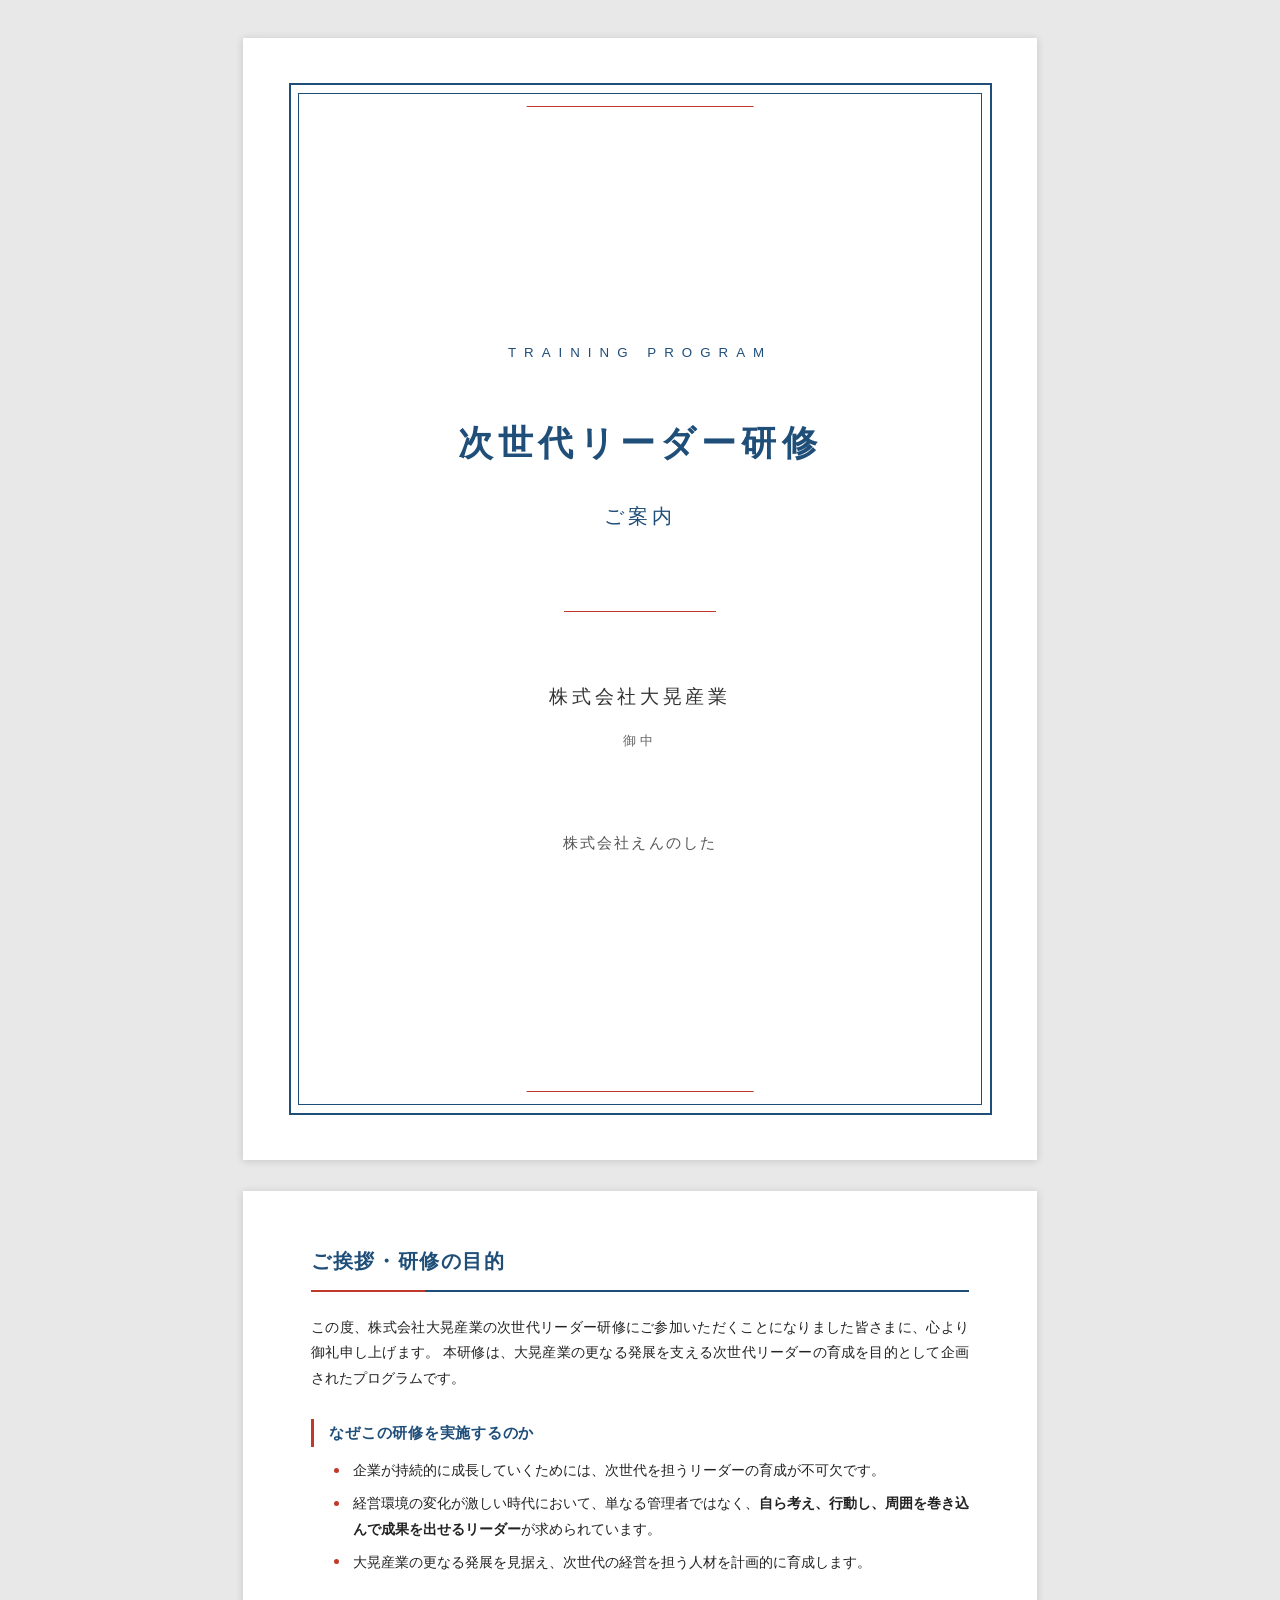
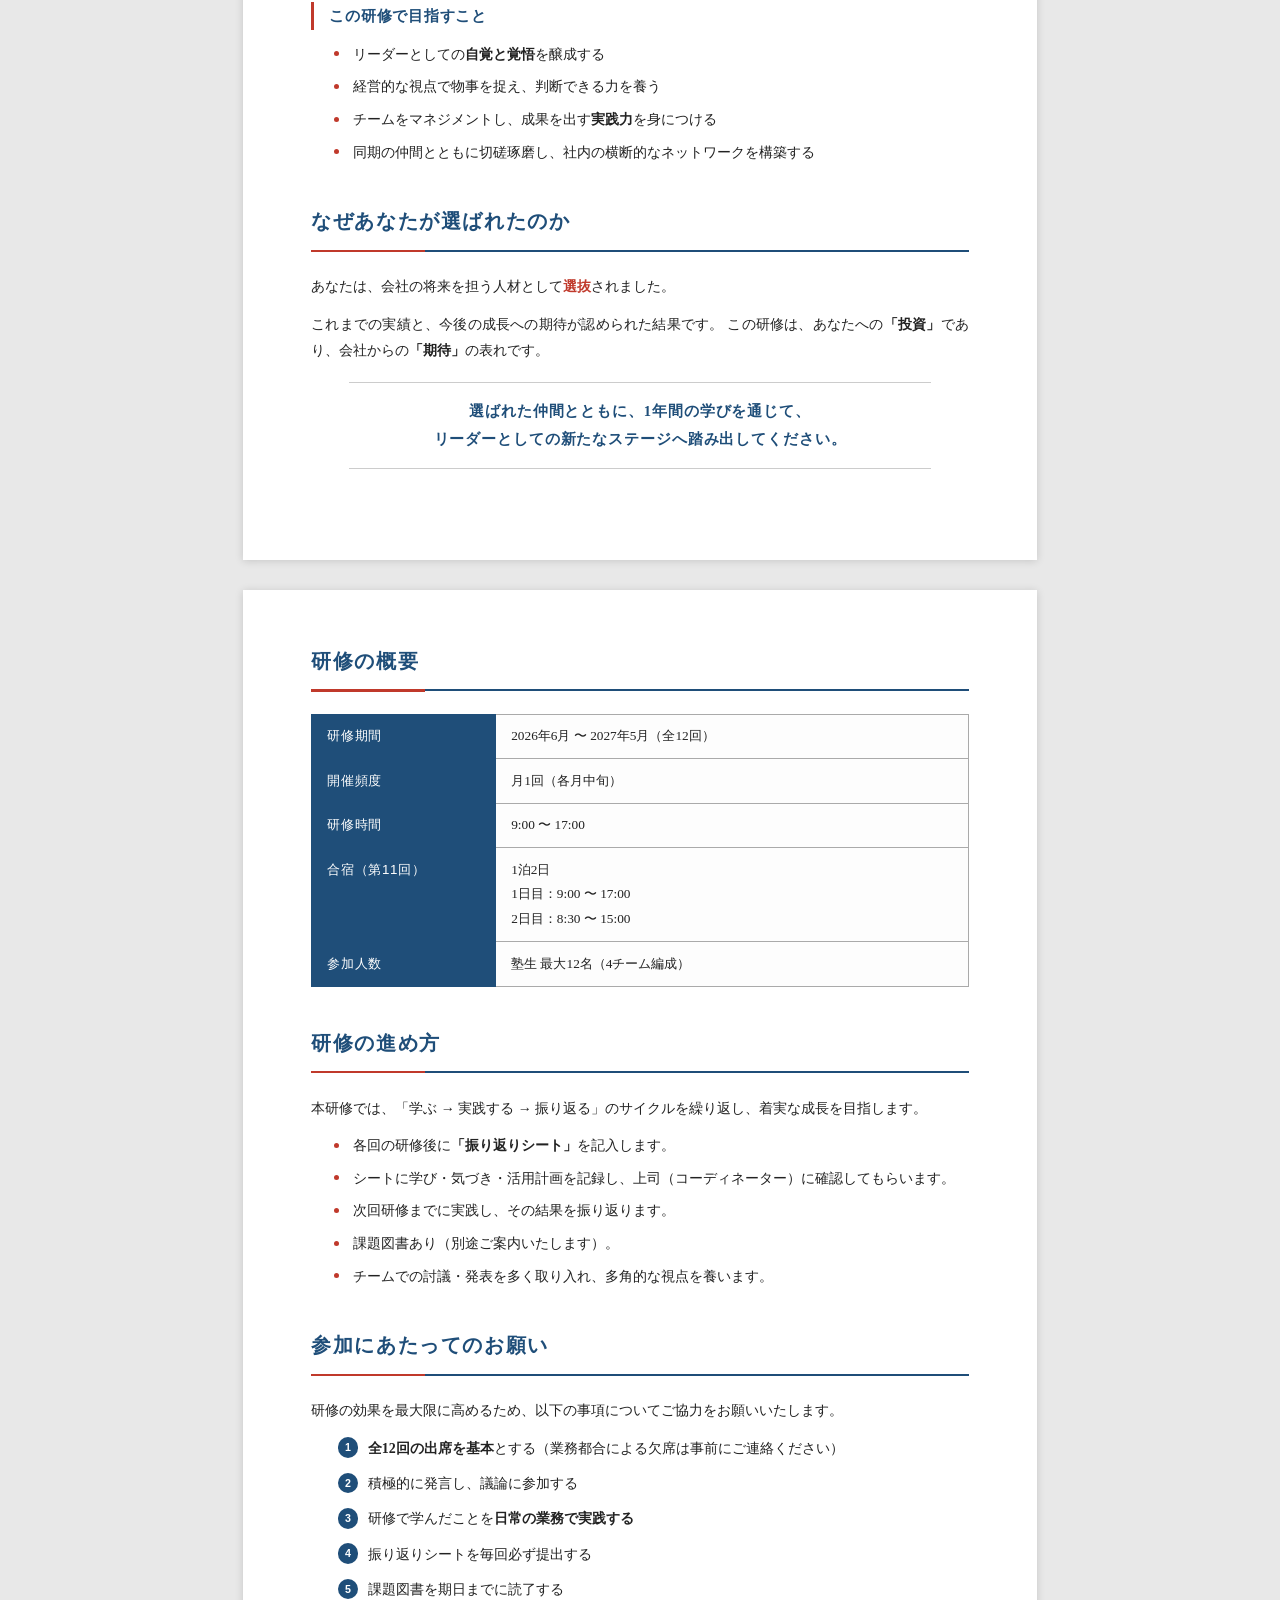
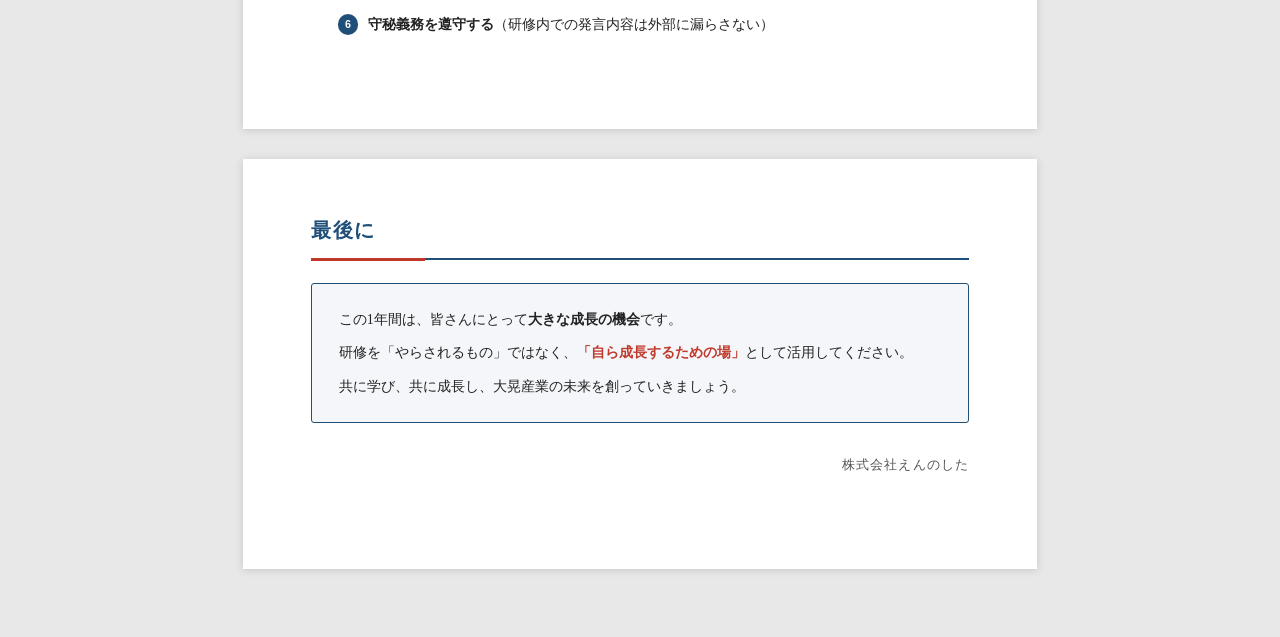
<file: training-guide-members.html>
<!DOCTYPE html>
<html lang="ja">
<head>
<meta charset="UTF-8">
<meta name="viewport" content="width=device-width, initial-scale=1.0">
<title>次世代リーダー研修 ご案内 - 株式会社大晃産業 御中</title>
<style>
  @page {
    size: A4 portrait;
    margin: 20mm 18mm 20mm 18mm;
  }

  * {
    margin: 0;
    padding: 0;
    box-sizing: border-box;
  }

  body {
    font-family: "游明朝", "Yu Mincho", "ヒラギノ明朝 ProN", "Hiragino Mincho ProN", "MS P明朝", serif;
    font-size: 10.5pt;
    line-height: 1.85;
    color: #222;
    background: #fff;
  }

  /* ── 表紙 ── */
  .cover {
    width: 210mm;
    min-height: 297mm;
    display: flex;
    flex-direction: column;
    justify-content: center;
    align-items: center;
    text-align: center;
    page-break-after: always;
    position: relative;
    margin: 0 auto;
    padding: 30mm 20mm;
  }

  .cover-border {
    position: absolute;
    top: 12mm;
    left: 12mm;
    right: 12mm;
    bottom: 12mm;
    border: 2px solid #1F4E79;
  }

  .cover-border-inner {
    position: absolute;
    top: 2mm;
    left: 2mm;
    right: 2mm;
    bottom: 2mm;
    border: 0.5px solid #1F4E79;
  }

  .cover-top-accent {
    position: absolute;
    top: 18mm;
    left: 50%;
    transform: translateX(-50%);
    width: 60mm;
    height: 1.5px;
    background: #C0392B;
  }

  .cover-bottom-accent {
    position: absolute;
    bottom: 18mm;
    left: 50%;
    transform: translateX(-50%);
    width: 60mm;
    height: 1.5px;
    background: #C0392B;
  }

  .cover-label {
    font-family: "游ゴシック", "Yu Gothic", "ヒラギノ角ゴ ProN", "Hiragino Kaku Gothic ProN", "メイリオ", sans-serif;
    font-size: 10pt;
    letter-spacing: 0.6em;
    color: #1F4E79;
    margin-bottom: 12mm;
    font-weight: 500;
  }

  .cover-title {
    font-family: "游ゴシック", "Yu Gothic", "ヒラギノ角ゴ ProN", "Hiragino Kaku Gothic ProN", "メイリオ", sans-serif;
    font-size: 26pt;
    font-weight: 700;
    color: #1F4E79;
    letter-spacing: 0.15em;
    margin-bottom: 6mm;
  }

  .cover-subtitle {
    font-family: "游ゴシック", "Yu Gothic", "ヒラギノ角ゴ ProN", "Hiragino Kaku Gothic ProN", "メイリオ", sans-serif;
    font-size: 15pt;
    font-weight: 500;
    color: #1F4E79;
    letter-spacing: 0.2em;
    margin-bottom: 20mm;
  }

  .cover-divider {
    width: 40mm;
    height: 1px;
    background: #C0392B;
    margin: 0 auto 18mm;
  }

  .cover-client {
    font-size: 14pt;
    letter-spacing: 0.2em;
    color: #333;
    margin-bottom: 4mm;
  }

  .cover-honorific {
    font-size: 10pt;
    letter-spacing: 0.3em;
    color: #666;
    margin-bottom: 20mm;
  }

  .cover-provider {
    font-size: 11pt;
    letter-spacing: 0.15em;
    color: #555;
  }

  /* ── 本文共通 ── */
  .page {
    width: 210mm;
    margin: 0 auto;
    padding: 14mm 18mm;
    page-break-after: always;
  }

  .page:last-child {
    page-break-after: auto;
  }

  h2 {
    font-family: "游ゴシック", "Yu Gothic", "ヒラギノ角ゴ ProN", "Hiragino Kaku Gothic ProN", "メイリオ", sans-serif;
    font-size: 15pt;
    font-weight: 700;
    color: #1F4E79;
    margin-bottom: 6mm;
    padding-bottom: 2.5mm;
    border-bottom: 2.5px solid #1F4E79;
    letter-spacing: 0.08em;
    position: relative;
  }

  h2::after {
    content: "";
    position: absolute;
    bottom: -2.5px;
    left: 0;
    width: 30mm;
    height: 2.5px;
    background: #C0392B;
  }

  h3 {
    font-family: "游ゴシック", "Yu Gothic", "ヒラギノ角ゴ ProN", "Hiragino Kaku Gothic ProN", "メイリオ", sans-serif;
    font-size: 11.5pt;
    font-weight: 600;
    color: #1F4E79;
    margin-top: 7mm;
    margin-bottom: 3mm;
    padding-left: 4mm;
    border-left: 3px solid #C0392B;
    letter-spacing: 0.05em;
  }

  p {
    margin-bottom: 3mm;
    text-align: justify;
    text-justify: inter-ideograph;
  }

  ul {
    margin: 2mm 0 4mm 6mm;
    list-style: none;
  }

  ul li {
    position: relative;
    padding-left: 5mm;
    margin-bottom: 1.8mm;
    text-align: justify;
  }

  ul li::before {
    content: "";
    position: absolute;
    left: 0;
    top: 0.7em;
    width: 5px;
    height: 5px;
    background: #C0392B;
    border-radius: 50%;
  }

  .section {
    margin-bottom: 10mm;
  }

  /* ── 概要テーブル ── */
  .info-table {
    width: 100%;
    border-collapse: collapse;
    margin: 4mm 0 6mm;
    font-size: 10pt;
  }

  .info-table th {
    font-family: "游ゴシック", "Yu Gothic", "ヒラギノ角ゴ ProN", "Hiragino Kaku Gothic ProN", "メイリオ", sans-serif;
    background: #1F4E79;
    color: #fff;
    font-weight: 500;
    text-align: left;
    padding: 2.5mm 4mm;
    width: 28%;
    vertical-align: top;
    border: 0.5px solid #1F4E79;
    letter-spacing: 0.05em;
  }

  .info-table td {
    padding: 2.5mm 4mm;
    border: 0.5px solid #aaa;
    vertical-align: top;
    background: #fdfdfd;
  }

  /* ── お願い番号付きリスト ── */
  ol.request-list {
    margin: 3mm 0 5mm 1mm;
    padding-left: 7mm;
    list-style: none;
    counter-reset: req;
  }

  ol.request-list li {
    position: relative;
    padding-left: 7mm;
    margin-bottom: 2.5mm;
    text-align: justify;
    counter-increment: req;
  }

  ol.request-list li::before {
    content: counter(req);
    position: absolute;
    left: -1mm;
    top: 0.15em;
    width: 5.5mm;
    height: 5.5mm;
    background: #1F4E79;
    color: #fff;
    font-family: "游ゴシック", "Yu Gothic", sans-serif;
    font-size: 8pt;
    font-weight: 700;
    text-align: center;
    line-height: 5.5mm;
    border-radius: 50%;
  }

  /* ── 最後に ── */
  .closing-box {
    background: #f4f6f9;
    border: 1px solid #1F4E79;
    border-radius: 3px;
    padding: 6mm 7mm;
    margin-top: 6mm;
  }

  .closing-box p {
    margin-bottom: 2mm;
  }

  .closing-box p:last-child {
    margin-bottom: 0;
  }

  .signature {
    text-align: right;
    margin-top: 8mm;
    font-size: 10pt;
    color: #555;
    letter-spacing: 0.08em;
  }

  /* ── 強調テキスト ── */
  .emphasis {
    color: #C0392B;
    font-weight: 600;
  }

  .quote-highlight {
    font-size: 11pt;
    color: #1F4E79;
    font-weight: 600;
    text-align: center;
    margin: 5mm 10mm;
    padding: 4mm 0;
    border-top: 1px solid #ccc;
    border-bottom: 1px solid #ccc;
    letter-spacing: 0.06em;
  }

  /* ── 印刷設定 ── */
  @media print {
    body {
      -webkit-print-color-adjust: exact;
      print-color-adjust: exact;
    }

    .cover {
      min-height: auto;
      height: 100vh;
      padding: 0 20mm;
    }

    .page {
      padding: 10mm 15mm;
    }

    .no-print {
      display: none;
    }
  }

  /* ── 画面表示用の調整 ── */
  @media screen {
    body {
      background: #e8e8e8;
      padding: 10mm 0;
    }

    .cover, .page {
      background: #fff;
      box-shadow: 0 1px 8px rgba(0,0,0,0.15);
      margin-bottom: 8mm;
    }
  }
</style>
</head>
<body>

<!-- ========== 表紙 ========== -->
<div class="cover">
  <div class="cover-border">
    <div class="cover-border-inner"></div>
  </div>
  <div class="cover-top-accent"></div>

  <div class="cover-label">TRAINING PROGRAM</div>
  <div class="cover-title">次世代リーダー研修</div>
  <div class="cover-subtitle">ご案内</div>

  <div class="cover-divider"></div>

  <div class="cover-client">株式会社大晃産業</div>
  <div class="cover-honorific">御中</div>

  <div class="cover-provider">株式会社えんのした</div>

  <div class="cover-bottom-accent"></div>
</div>

<!-- ========== ご挨拶・研修の目的 ========== -->
<div class="page">

  <div class="section">
    <h2>ご挨拶・研修の目的</h2>

    <p>
      この度、株式会社大晃産業の次世代リーダー研修にご参加いただくことになりました皆さまに、心より御礼申し上げます。
      本研修は、大晃産業の更なる発展を支える次世代リーダーの育成を目的として企画されたプログラムです。
    </p>

    <h3>なぜこの研修を実施するのか</h3>
    <ul>
      <li>企業が持続的に成長していくためには、次世代を担うリーダーの育成が不可欠です。</li>
      <li>経営環境の変化が激しい時代において、単なる管理者ではなく、<strong>自ら考え、行動し、周囲を巻き込んで成果を出せるリーダー</strong>が求められています。</li>
      <li>大晃産業の更なる発展を見据え、次世代の経営を担う人材を計画的に育成します。</li>
    </ul>

    <h3>この研修で目指すこと</h3>
    <ul>
      <li>リーダーとしての<strong>自覚と覚悟</strong>を醸成する</li>
      <li>経営的な視点で物事を捉え、判断できる力を養う</li>
      <li>チームをマネジメントし、成果を出す<strong>実践力</strong>を身につける</li>
      <li>同期の仲間とともに切磋琢磨し、社内の横断的なネットワークを構築する</li>
    </ul>
  </div>

  <!-- ========== なぜあなたが選ばれたのか ========== -->
  <div class="section">
    <h2>なぜあなたが選ばれたのか</h2>

    <p>
      あなたは、会社の将来を担う人材として<span class="emphasis">選抜</span>されました。
    </p>
    <p>
      これまでの実績と、今後の成長への期待が認められた結果です。
      この研修は、あなたへの<strong>「投資」</strong>であり、会社からの<strong>「期待」</strong>の表れです。
    </p>

    <div class="quote-highlight">
      選ばれた仲間とともに、1年間の学びを通じて、<br>
      リーダーとしての新たなステージへ踏み出してください。
    </div>
  </div>

</div>

<!-- ========== 研修の概要 ========== -->
<div class="page">

  <div class="section">
    <h2>研修の概要</h2>

    <table class="info-table">
      <tr>
        <th>研修期間</th>
        <td>2026年6月 〜 2027年5月（全12回）</td>
      </tr>
      <tr>
        <th>開催頻度</th>
        <td>月1回（各月中旬）</td>
      </tr>
      <tr>
        <th>研修時間</th>
        <td>9:00 〜 17:00</td>
      </tr>
      <tr>
        <th>合宿（第11回）</th>
        <td>
          1泊2日<br>
          1日目：9:00 〜 17:00<br>
          2日目：8:30 〜 15:00
        </td>
      </tr>
      <tr>
        <th>参加人数</th>
        <td>塾生 最大12名（4チーム編成）</td>
      </tr>
    </table>
  </div>

  <!-- ========== 研修の進め方 ========== -->
  <div class="section">
    <h2>研修の進め方</h2>

    <p>本研修では、「学ぶ → 実践する → 振り返る」のサイクルを繰り返し、着実な成長を目指します。</p>

    <ul>
      <li>各回の研修後に<strong>「振り返りシート」</strong>を記入します。</li>
      <li>シートに学び・気づき・活用計画を記録し、上司（コーディネーター）に確認してもらいます。</li>
      <li>次回研修までに実践し、その結果を振り返ります。</li>
      <li>課題図書あり（別途ご案内いたします）。</li>
      <li>チームでの討議・発表を多く取り入れ、多角的な視点を養います。</li>
    </ul>
  </div>

  <!-- ========== 参加にあたってのお願い ========== -->
  <div class="section">
    <h2>参加にあたってのお願い</h2>

    <p>研修の効果を最大限に高めるため、以下の事項についてご協力をお願いいたします。</p>

    <ol class="request-list">
      <li><strong>全12回の出席を基本</strong>とする（業務都合による欠席は事前にご連絡ください）</li>
      <li>積極的に発言し、議論に参加する</li>
      <li>研修で学んだことを<strong>日常の業務で実践する</strong></li>
      <li>振り返りシートを毎回必ず提出する</li>
      <li>課題図書を期日までに読了する</li>
      <li><strong>守秘義務を遵守する</strong>（研修内での発言内容は外部に漏らさない）</li>
    </ol>
  </div>

</div>

<!-- ========== 最後に ========== -->
<div class="page">

  <div class="section">
    <h2>最後に</h2>

    <div class="closing-box">
      <p>
        この1年間は、皆さんにとって<strong>大きな成長の機会</strong>です。
      </p>
      <p>
        研修を「やらされるもの」ではなく、<span class="emphasis">「自ら成長するための場」</span>として活用してください。
      </p>
      <p>
        共に学び、共に成長し、大晃産業の未来を創っていきましょう。
      </p>
    </div>

    <div class="signature">
      株式会社えんのした
    </div>
  </div>

</div>

</body>
</html>
</file>
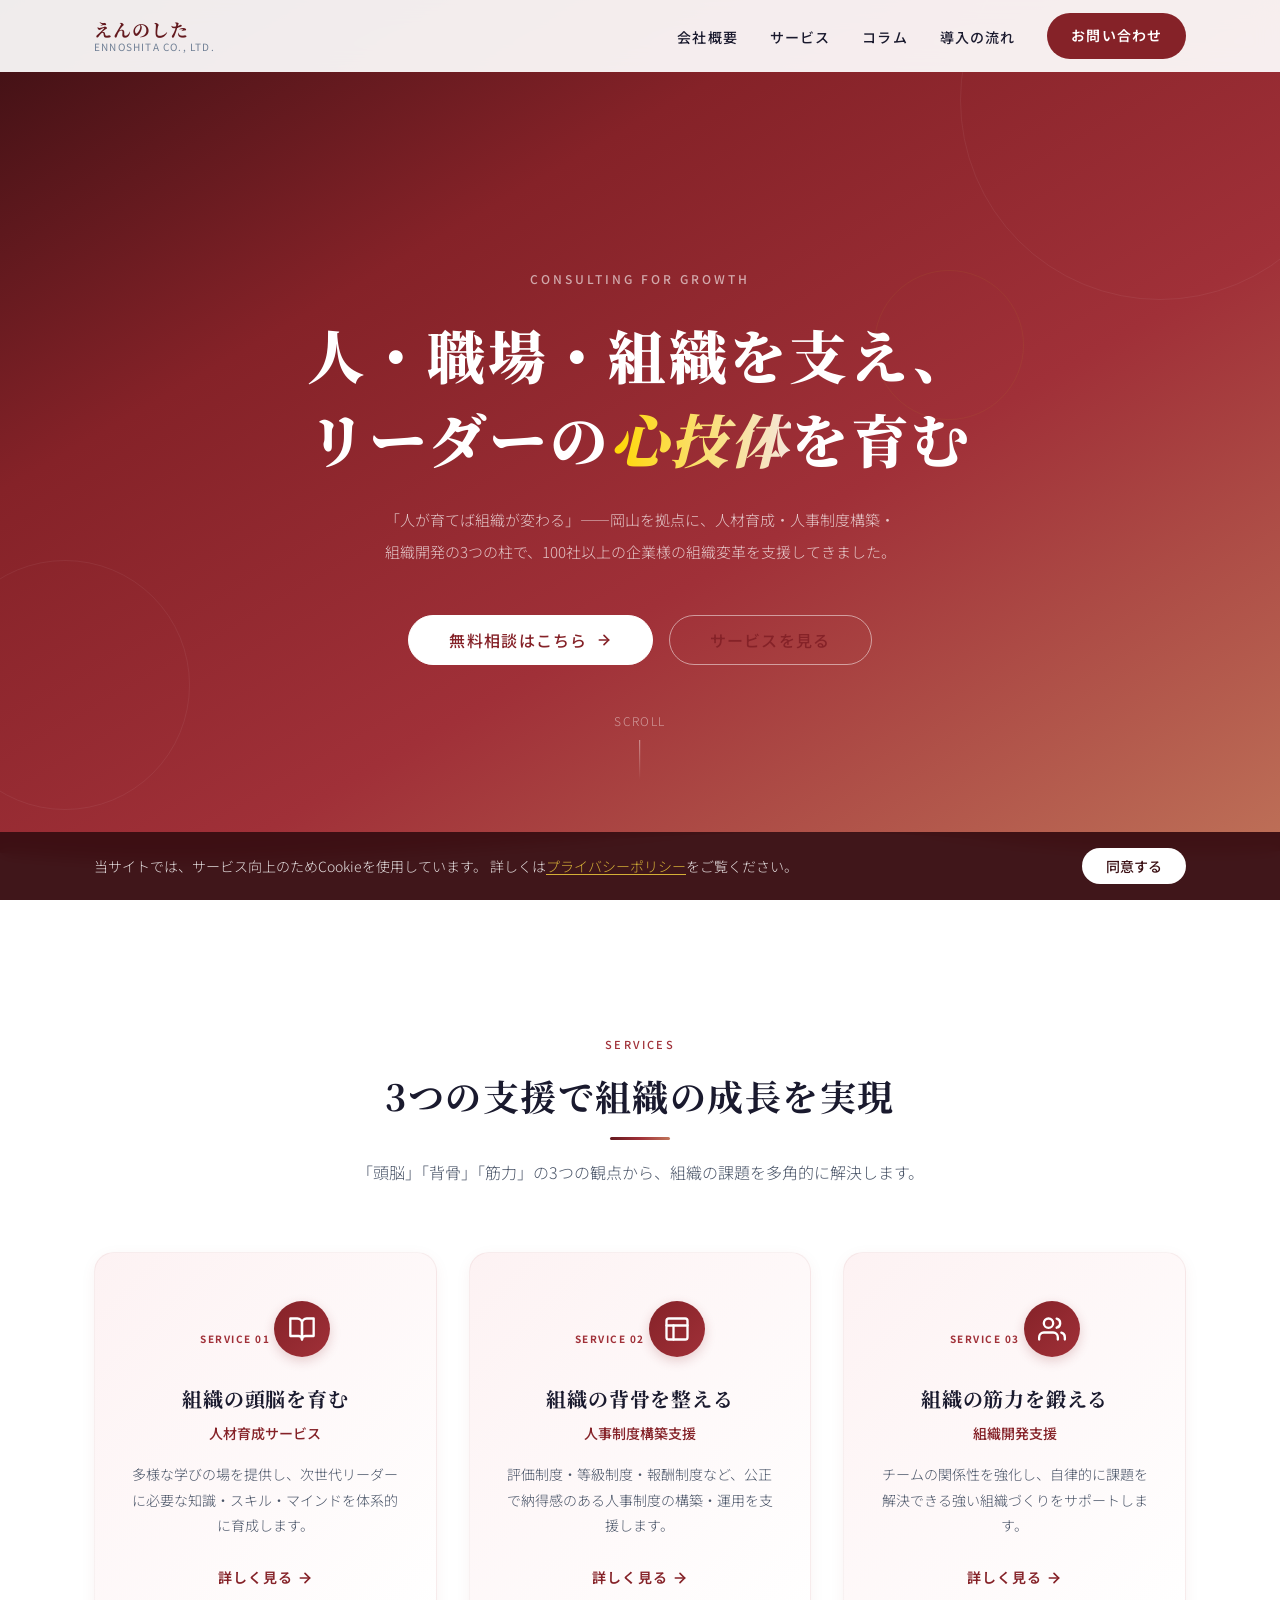
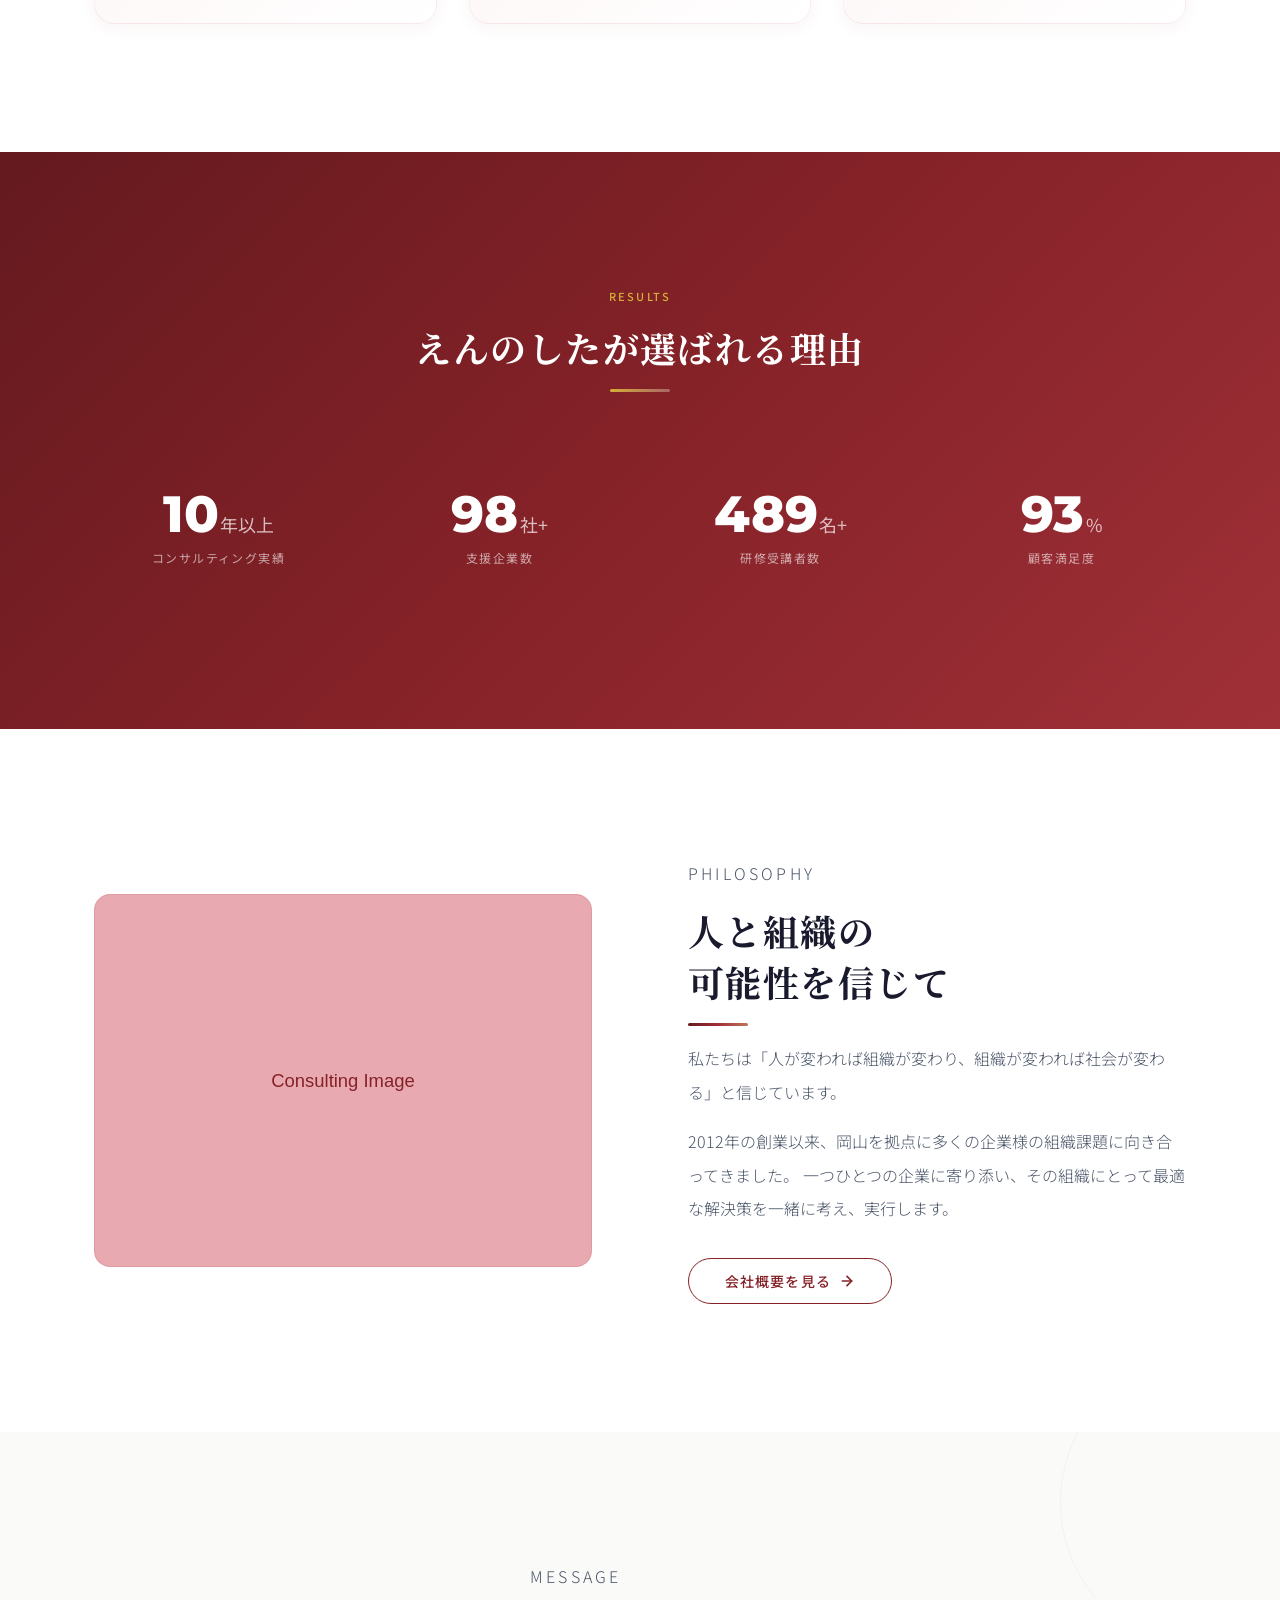
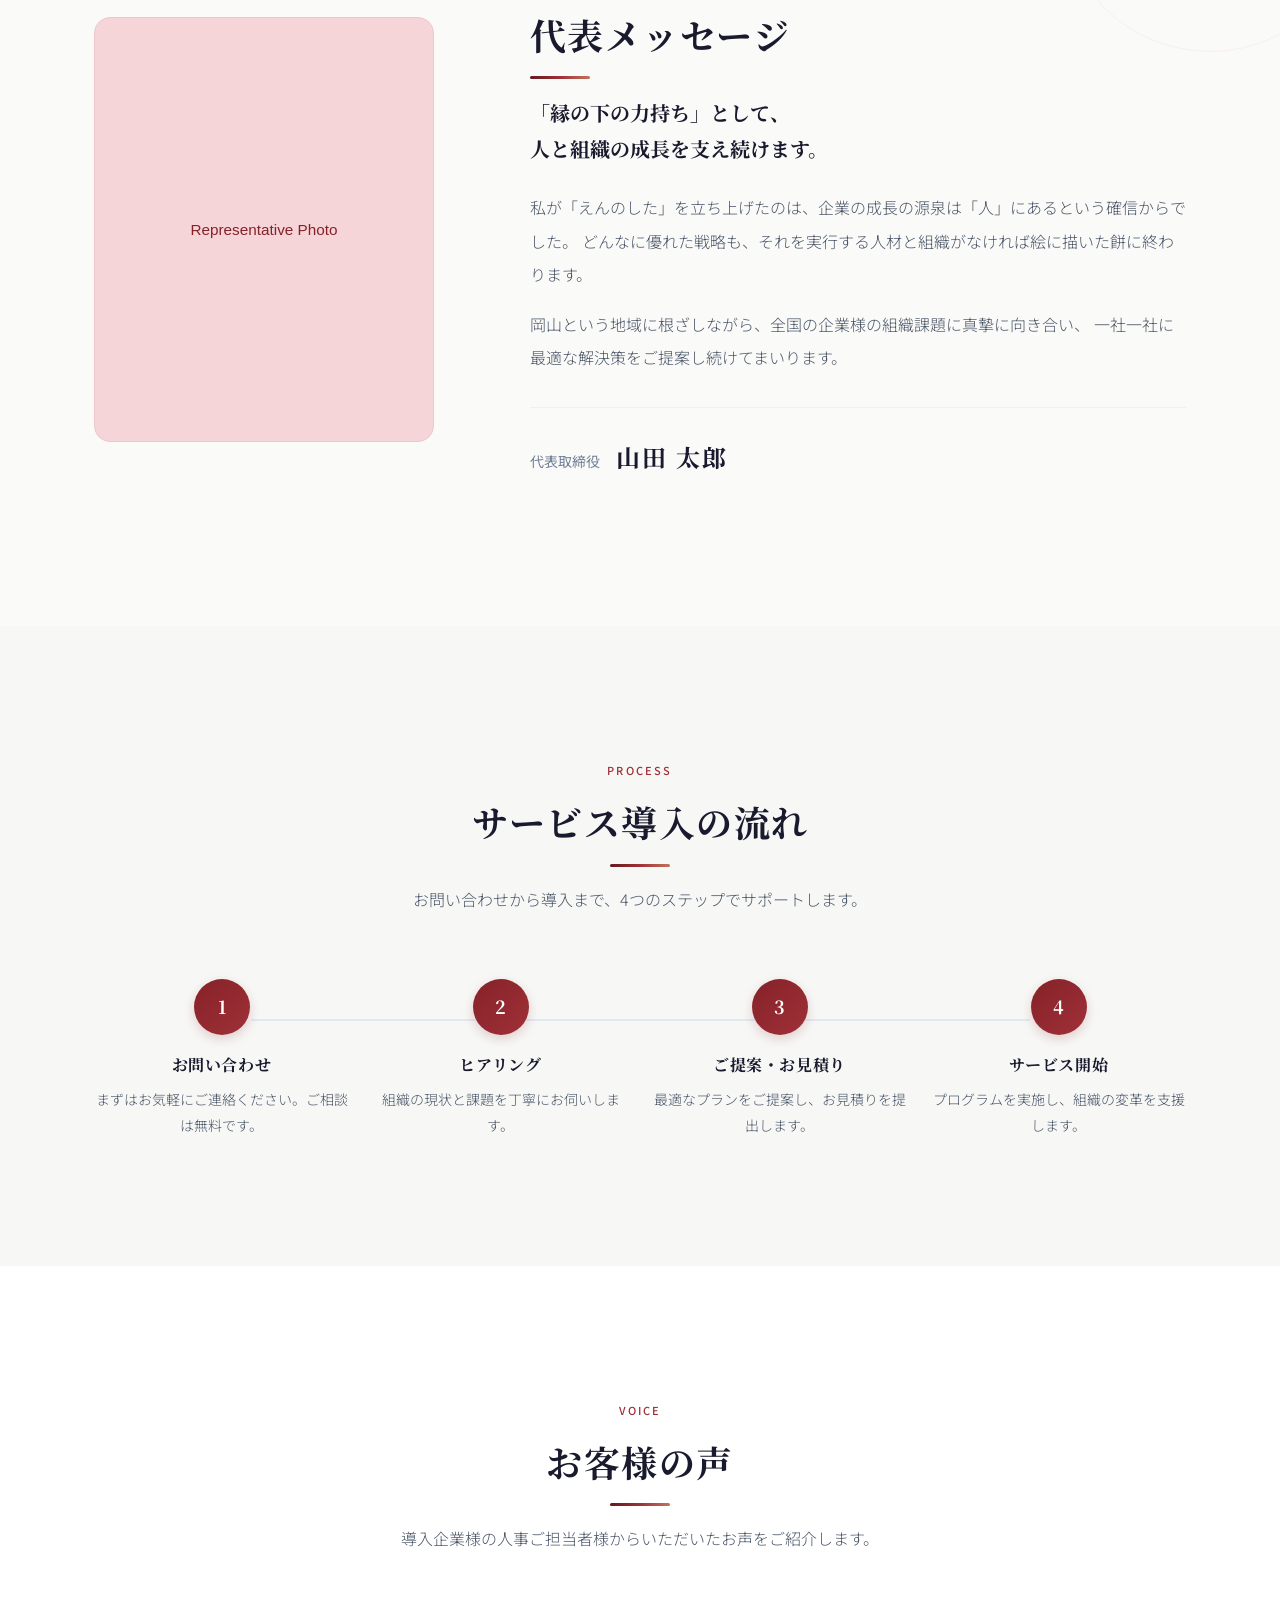
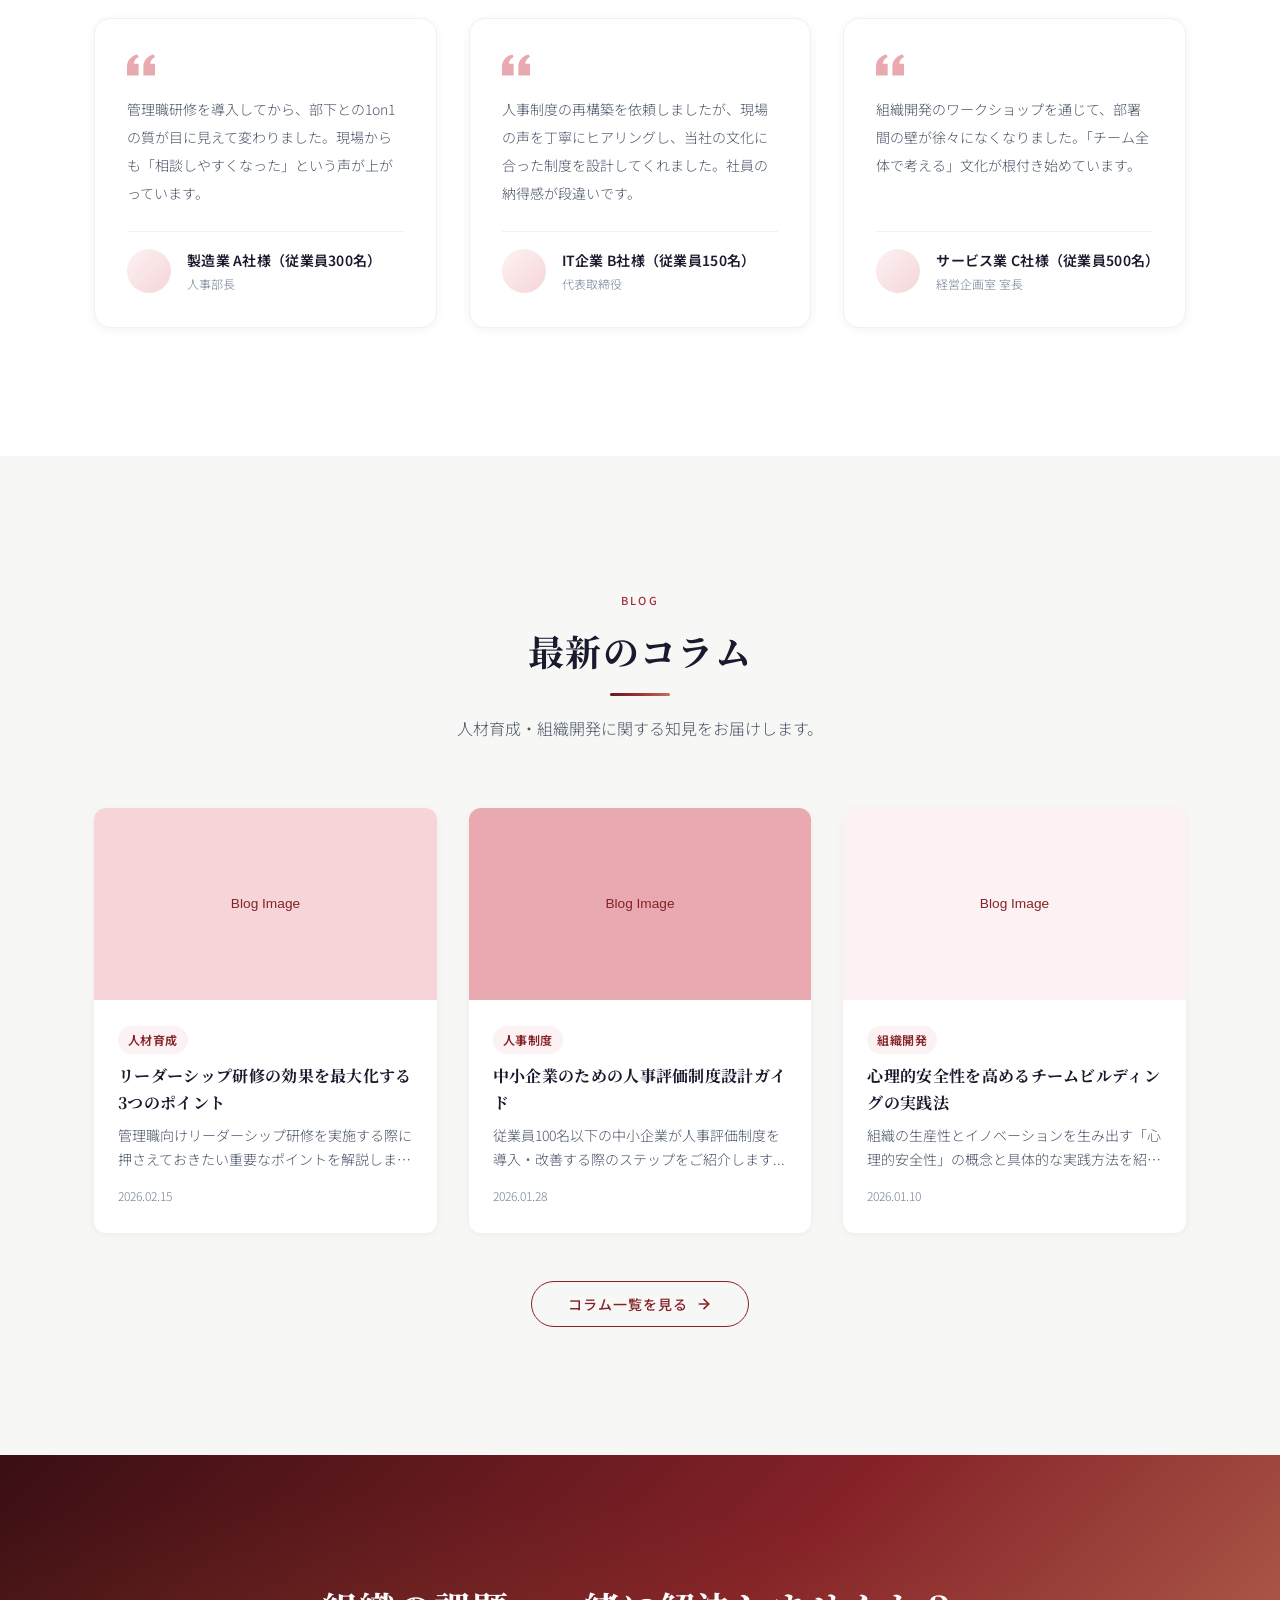
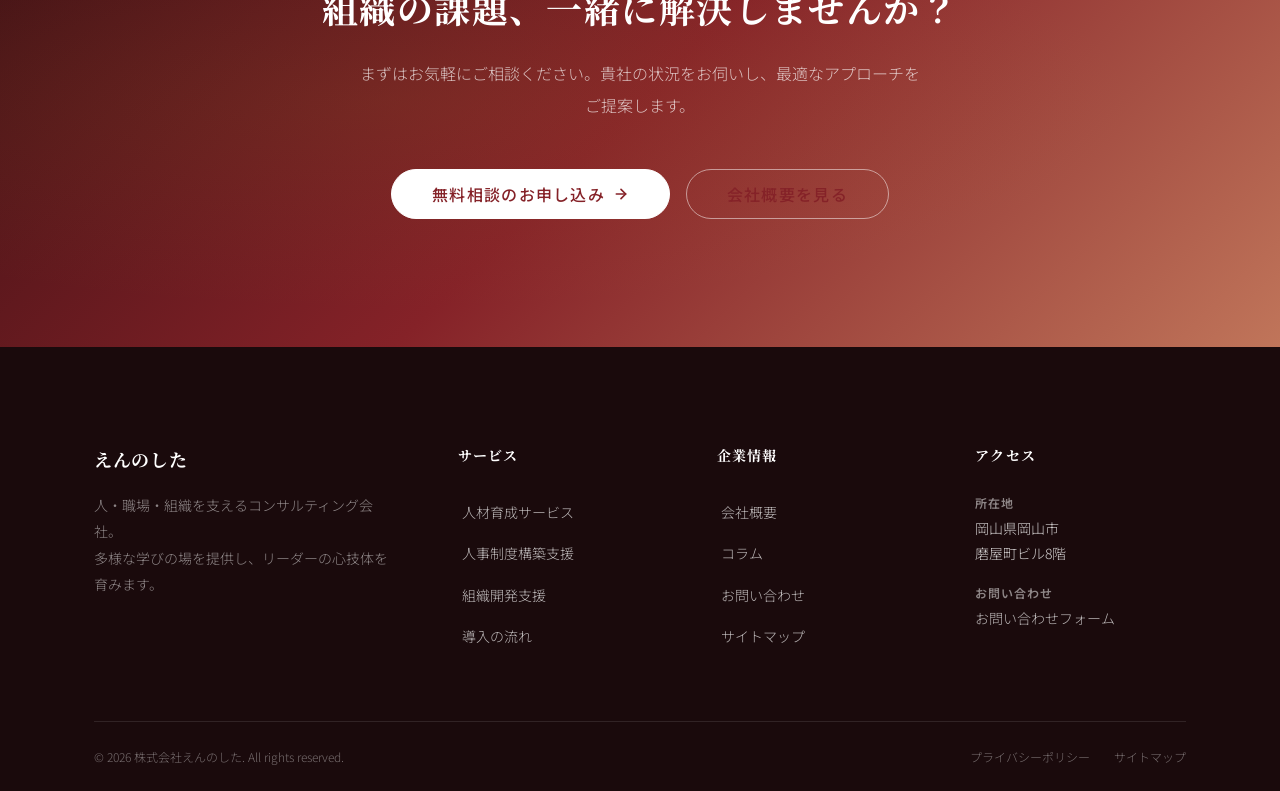
<file: wp-preview.html>
<!DOCTYPE html>
<html lang="ja">
<head>
  <meta charset="UTF-8">
  <meta name="viewport" content="width=device-width, initial-scale=1.0">
  <meta name="format-detection" content="telephone=no">
  <title>株式会社えんのした | 人・職場・組織を支えるコンサルティング</title>
  <link rel="preconnect" href="https://fonts.googleapis.com">
  <link rel="preconnect" href="https://fonts.gstatic.com" crossorigin>
  <link href="https://fonts.googleapis.com/css2?family=Montserrat:wght@700;800&family=Noto+Sans+JP:wght@300;400;500;600;700&family=Noto+Serif+JP:wght@400;700;900&display=swap" rel="stylesheet">
  <style>
/*
Theme Name: 株式会社えんのした
Theme URI: https://ennoshita.co.jp
Author: 株式会社えんのした
Description: 人・職場・組織を支える — 岡山発の人材育成・組織開発コンサルティング会社の公式テーマ
Version: 4.0.0
Requires at least: 6.0
Tested up to: 6.7
Requires PHP: 7.4
License: GNU General Public License v2 or later
License URI: https://www.gnu.org/licenses/gpl-2.0.html
Text Domain: ennoshita
*/

/* ==========================================================================
   Design System — Custom Properties
   ========================================================================== */
:root {
  --color-primary: #852228;
  --color-primary-dark: #641a1f;
  --color-primary-light: #a03038;
  --color-primary-50: #fdf2f3;
  --color-primary-100: #f5d5d8;
  --color-primary-200: #e8aab0;
  --color-primary-900: #3a0f13;

  --color-accent: #c49a2a;
  --color-accent-light: #d4af37;
  --color-accent-50: #fdf8eb;

  --color-text: #1a1a2e;
  --color-text-secondary: #4a5568;
  --color-text-muted: #718096;
  --color-border: #e2e8f0;
  --color-border-light: #edf2f7;
  --color-bg: #ffffff;
  --color-bg-warm: #fafaf8;
  --color-bg-section: #f7f8f6;

  --font-family: 'Noto Sans JP', 'Hiragino Kaku Gothic ProN', 'Hiragino Sans', Meiryo, sans-serif;
  --font-family-heading: 'Noto Serif JP', 'Yu Mincho', 'Hiragino Mincho ProN', serif;
  --font-size-xs: 0.75rem;
  --font-size-sm: 0.875rem;
  --font-size-base: 1rem;
  --font-size-lg: 1.125rem;
  --font-size-xl: 1.25rem;
  --font-size-2xl: 1.5rem;
  --font-size-3xl: 1.875rem;
  --font-size-4xl: 2.25rem;
  --font-size-5xl: 3rem;
  --font-size-6xl: 3.75rem;
  --line-height-tight: 1.3;
  --line-height-normal: 1.8;
  --letter-spacing-wide: 0.08em;
  --letter-spacing-wider: 0.12em;

  --space-xs: 0.25rem;
  --space-sm: 0.5rem;
  --space-md: 1rem;
  --space-lg: 1.5rem;
  --space-xl: 2rem;
  --space-2xl: 3rem;
  --space-3xl: 4rem;
  --space-4xl: 6rem;
  --space-5xl: 8rem;

  --container-max: 1140px;
  --container-narrow: 780px;
  --container-padding: 1.5rem;
  --header-height: 72px;

  --shadow-sm: 0 1px 3px rgba(0,0,0,0.06), 0 1px 2px rgba(0,0,0,0.04);
  --shadow-md: 0 4px 12px rgba(0,0,0,0.07), 0 2px 4px rgba(0,0,0,0.04);
  --shadow-lg: 0 10px 30px rgba(0,0,0,0.08), 0 4px 8px rgba(0,0,0,0.04);
  --shadow-xl: 0 20px 50px rgba(0,0,0,0.1), 0 8px 16px rgba(0,0,0,0.05);
  --shadow-card: 0 2px 8px rgba(133,34,40,0.06);
  --shadow-card-hover: 0 12px 32px rgba(133,34,40,0.12);

  --radius-sm: 4px;
  --radius-md: 8px;
  --radius-lg: 12px;
  --radius-xl: 16px;
  --radius-2xl: 24px;
  --radius-full: 9999px;

  --transition-fast: 150ms cubic-bezier(0.4, 0, 0.2, 1);
  --transition-base: 300ms cubic-bezier(0.4, 0, 0.2, 1);
  --transition-slow: 500ms cubic-bezier(0.4, 0, 0.2, 1);
}

/* ==========================================================================
   Reset & Base
   ========================================================================== */
*, *::before, *::after { box-sizing: border-box; margin: 0; padding: 0; }

html {
  scroll-behavior: smooth;
  scroll-padding-top: var(--header-height);
  -webkit-text-size-adjust: 100%;
}

body {
  font-family: var(--font-family);
  font-size: var(--font-size-base);
  font-weight: 300;
  line-height: var(--line-height-normal);
  color: var(--color-text);
  background-color: var(--color-bg);
  -webkit-font-smoothing: antialiased;
  -moz-osx-font-smoothing: grayscale;
  overflow-x: hidden;
}

h1, h2, h3, h4, h5, h6 {
  font-family: var(--font-family-heading);
}

img { max-width: 100%; height: auto; display: block; }

a,
a:link,
a:visited {
  color: var(--color-primary);
  text-decoration: none;
  transition: color var(--transition-fast);
}

a:hover { color: var(--color-primary-light); }
ul, ol { list-style: none; }

.skip-link {
  position: absolute;
  top: -100%;
  left: var(--space-md);
  background: var(--color-primary);
  color: #fff;
  padding: var(--space-sm) var(--space-md);
  border-radius: var(--radius-md);
  z-index: 10000;
  font-weight: 500;
}

.skip-link:focus { top: var(--space-md); color: #fff; }

:focus-visible {
  outline: 3px solid var(--color-primary-light);
  outline-offset: 2px;
  border-radius: var(--radius-sm);
}

::selection {
  background: var(--color-primary-100);
  color: var(--color-primary-dark);
}

/* ==========================================================================
   Layout
   ========================================================================== */
.container {
  width: 100%;
  max-width: var(--container-max);
  margin: 0 auto;
  padding: 0 var(--container-padding);
}

.container--narrow { max-width: var(--container-narrow); }

/* ==========================================================================
   Scroll Reveal Animations
   ========================================================================== */
.reveal {
  opacity: 0;
  transform: translateY(32px);
  transition: opacity 0.7s cubic-bezier(0.25,0.46,0.45,0.94),
              transform 0.7s cubic-bezier(0.25,0.46,0.45,0.94);
}

.reveal.is-visible { opacity: 1; transform: translateY(0); }
.reveal--delay-1 { transition-delay: 0.1s; }
.reveal--delay-2 { transition-delay: 0.2s; }
.reveal--delay-3 { transition-delay: 0.3s; }
.reveal--delay-4 { transition-delay: 0.4s; }

.reveal--left {
  opacity: 0;
  transform: translateX(-40px);
  transition: opacity 0.7s cubic-bezier(0.25,0.46,0.45,0.94),
              transform 0.7s cubic-bezier(0.25,0.46,0.45,0.94);
}

.reveal--right {
  opacity: 0;
  transform: translateX(40px);
  transition: opacity 0.7s cubic-bezier(0.25,0.46,0.45,0.94),
              transform 0.7s cubic-bezier(0.25,0.46,0.45,0.94);
}

.reveal--left.is-visible,
.reveal--right.is-visible {
  opacity: 1;
  transform: translateX(0);
}

.reveal--scale {
  opacity: 0;
  transform: scale(0.92);
  transition: opacity 0.6s ease, transform 0.6s ease;
}

.reveal--scale.is-visible { opacity: 1; transform: scale(1); }

@media (prefers-reduced-motion: reduce) {
  .reveal, .reveal--left, .reveal--right, .reveal--scale {
    opacity: 1; transform: none; transition: none;
  }
  html { scroll-behavior: auto; }
  *, *::before, *::after {
    animation-duration: 0.01ms !important;
    transition-duration: 0.01ms !important;
  }
}

/* ==========================================================================
   Header
   ========================================================================== */
.site-header {
  position: fixed;
  top: 0;
  left: 0;
  right: 0;
  z-index: 1000;
  background: rgba(255,255,255,0.92);
  backdrop-filter: blur(12px);
  -webkit-backdrop-filter: blur(12px);
  border-bottom: 1px solid transparent;
  transition: background var(--transition-base), border-color var(--transition-base), box-shadow var(--transition-base);
  height: var(--header-height);
}

.site-header.is-scrolled {
  background: rgba(255,255,255,0.97);
  border-bottom-color: var(--color-border-light);
  box-shadow: 0 1px 12px rgba(0,0,0,0.04);
}

.site-header__inner {
  display: flex;
  align-items: center;
  justify-content: space-between;
  height: var(--header-height);
}

a.site-logo,
a.site-logo:link,
a.site-logo:visited {
  display: flex;
  align-items: center;
  gap: var(--space-sm);
  font-weight: 700;
  font-size: var(--font-size-lg);
  color: var(--color-primary-dark);
  letter-spacing: 0.04em;
  transition: opacity var(--transition-fast);
}

a.site-logo:hover { opacity: 0.8; color: var(--color-primary-dark); }

.site-logo__combined { height: 44px; width: auto; }
.site-logo__symbol { height: 40px; width: auto; flex-shrink: 0; }
.site-logo__image  { height: 36px; width: auto; }
.site-logo img, .site-logo .custom-logo { height: 40px; width: auto; }

.site-logo__text { display: flex; flex-direction: column; line-height: 1.2; }
.site-logo__main {
  font-family: var(--font-family-heading);
  font-size: var(--font-size-lg);
  font-weight: 700;
  letter-spacing: 0.06em;
}
.site-logo__sub {
  font-size: 0.625rem;
  color: var(--color-text-muted);
  font-weight: 400;
  letter-spacing: var(--letter-spacing-wider);
  text-transform: uppercase;
}

.main-nav__list {
  display: flex;
  align-items: center;
  gap: var(--space-xl);
}

.main-nav__link,
a.main-nav__link:link,
a.main-nav__link:visited {
  position: relative;
  font-size: var(--font-size-sm);
  font-weight: 500;
  color: var(--color-text);
  letter-spacing: var(--letter-spacing-wide);
  padding: var(--space-sm) 0;
  transition: color var(--transition-fast);
}

.main-nav__link::after {
  content: '';
  position: absolute;
  bottom: 0;
  left: 50%;
  width: 0;
  height: 2px;
  background: var(--color-primary);
  transition: width var(--transition-base), left var(--transition-base);
}

.main-nav__link:hover { color: var(--color-primary); }
.main-nav__link:hover::after { width: 100%; left: 0; }

a.main-nav__contact,
a.main-nav__contact:link,
a.main-nav__contact:visited {
  display: inline-flex;
  align-items: center;
  gap: var(--space-sm);
  padding: 10px 24px;
  background: var(--color-primary);
  color: #fff;
  font-size: var(--font-size-sm);
  font-weight: 600;
  border-radius: var(--radius-full);
  letter-spacing: var(--letter-spacing-wide);
  transition: background var(--transition-fast), transform var(--transition-fast), box-shadow var(--transition-fast);
}

.main-nav__contact:hover {
  background: var(--color-primary-dark);
  color: #fff;
  transform: translateY(-1px);
  box-shadow: 0 4px 12px rgba(133,34,40,0.25);
}

.hamburger {
  display: none;
  background: none;
  border: none;
  cursor: pointer;
  padding: var(--space-sm);
  z-index: 1001;
}

.hamburger__lines {
  display: flex;
  flex-direction: column;
  gap: 5px;
  width: 24px;
}

.hamburger__line {
  display: block;
  width: 100%;
  height: 2px;
  background: var(--color-text);
  border-radius: 2px;
  transition: transform var(--transition-base), opacity var(--transition-fast);
  transform-origin: center;
}

.hamburger[aria-expanded="true"] .hamburger__line:nth-child(1) { transform: translateY(7px) rotate(45deg); }
.hamburger[aria-expanded="true"] .hamburger__line:nth-child(2) { opacity: 0; }
.hamburger[aria-expanded="true"] .hamburger__line:nth-child(3) { transform: translateY(-7px) rotate(-45deg); }

.nav-overlay {
  display: none;
  position: fixed;
  inset: 0;
  background: rgba(0,0,0,0.4);
  z-index: 998;
  opacity: 0;
  transition: opacity var(--transition-base);
}

.nav-overlay.is-active { opacity: 1; }

/* ==========================================================================
   Hero Section
   ========================================================================== */
.hero {
  position: relative;
  min-height: 100vh;
  min-height: 100dvh;
  display: flex;
  align-items: center;
  justify-content: center;
  text-align: center;
  background: linear-gradient(150deg, var(--color-primary-900) 0%, var(--color-primary) 30%, var(--color-primary-light) 60%, #c0755a 100%);
  overflow: hidden;
  padding: calc(var(--header-height) + var(--space-4xl)) var(--container-padding) 140px;
}

.hero::before {
  content: '';
  position: absolute;
  bottom: -2px;
  left: 0;
  right: 0;
  height: 100px;
  background: url("data:image/svg+xml,%3Csvg xmlns='http://www.w3.org/2000/svg' viewBox='0 0 1440 100'%3E%3Cpath fill='%23ffffff' d='M0,40C360,100,720,0,1080,40C1260,60,1380,50,1440,40L1440,100L0,100Z'/%3E%3C/svg%3E") no-repeat bottom/cover;
  pointer-events: none;
  z-index: 2;
}

.hero::after { display: none; }

.hero__decoration {
  position: absolute;
  inset: 0;
  overflow: hidden;
  pointer-events: none;
}

.hero__decoration span {
  position: absolute;
  border: 1px solid rgba(255,255,255,0.06);
  border-radius: 50%;
}

.hero__decoration span:nth-child(1) { width: 400px; height: 400px; top: -100px; right: -80px; }
.hero__decoration span:nth-child(2) { width: 250px; height: 250px; bottom: 10%; left: -60px; }
.hero__decoration span:nth-child(3) { width: 150px; height: 150px; top: 30%; right: 20%; border-color: rgba(184,146,46,0.1); }

.hero__inner {
  position: relative;
  z-index: 1;
  padding: var(--space-3xl) 0;
}

.hero__content { color: #fff; }

.hero__label {
  display: inline-flex;
  align-items: center;
  gap: var(--space-sm);
  font-size: var(--font-size-xs);
  font-weight: 500;
  letter-spacing: 0.25em;
  text-transform: uppercase;
  color: rgba(255,255,255,0.6);
  margin-bottom: var(--space-lg);
  font-family: var(--font-family);
  opacity: 0;
  animation: heroFadeUp 0.8s 0.2s forwards;
}

.hero__label::before { display: none; }

.hero__title {
  font-family: var(--font-family-heading);
  font-size: clamp(2rem, 5vw, 3.6rem);
  font-weight: 900;
  line-height: 1.45;
  letter-spacing: 0.04em;
  margin-bottom: var(--space-lg);
  word-break: keep-all;
  overflow-wrap: break-word;
  opacity: 0;
  animation: heroFadeUp 0.8s 0.4s forwards;
}

.hero__title-accent {
  background: linear-gradient(90deg, #ffd700, #f5e6dc);
  -webkit-background-clip: text;
  -webkit-text-fill-color: transparent;
  background-clip: text;
  font-style: italic;
}

.hero__description {
  font-family: var(--font-family);
  font-size: 15px;
  font-weight: 300;
  line-height: 2.1;
  color: rgba(255,255,255,0.72);
  margin: 0 auto var(--space-2xl);
  max-width: 560px;
  word-break: keep-all;
  overflow-wrap: break-word;
  opacity: 0;
  animation: heroFadeUp 0.8s 0.6s forwards;
}

.hero__buttons {
  display: flex;
  flex-wrap: wrap;
  gap: var(--space-md);
  justify-content: center;
  opacity: 0;
  animation: heroFadeUp 0.8s 0.8s forwards;
}

.hero__image { display: none; }

.hero__scroll {
  position: absolute;
  bottom: 120px;
  left: 50%;
  transform: translateX(-50%);
  z-index: 3;
  display: flex;
  flex-direction: column;
  align-items: center;
  gap: var(--space-sm);
  color: rgba(255,255,255,0.5);
  font-size: var(--font-size-xs);
  letter-spacing: var(--letter-spacing-wider);
  animation: scrollBounce 2s infinite;
}

.hero__scroll-line {
  width: 1px;
  height: 40px;
  background: linear-gradient(to bottom, rgba(255,255,255,0.5), transparent);
}

@keyframes heroFadeUp {
  from { opacity: 0; transform: translateY(24px); }
  to   { opacity: 1; transform: translateY(0); }
}

@keyframes heroFadeIn {
  from { opacity: 0; transform: scale(0.96); }
  to   { opacity: 1; transform: scale(1); }
}

@keyframes scrollBounce {
  0%, 100% { transform: translateX(-50%) translateY(0); }
  50%      { transform: translateX(-50%) translateY(8px); }
}

/* ==========================================================================
   Section Headers
   ========================================================================== */
.section { padding: var(--space-5xl) 0; }
.section--gray { background: var(--color-bg-section); }

.section--dark {
  background: linear-gradient(135deg, var(--color-primary-dark), var(--color-primary), var(--color-primary-light));
  color: #fff;
}

.section-header { text-align: center; margin-bottom: var(--space-3xl); }

.section-header__label {
  display: inline-block;
  font-family: var(--font-family);
  font-size: 0.6875rem;
  font-weight: 500;
  letter-spacing: 0.2em;
  text-transform: uppercase;
  color: var(--color-primary-light);
  margin-bottom: var(--space-md);
}

.section--dark .section-header__label { color: var(--color-accent-light); }

.section-header__title {
  font-family: var(--font-family-heading);
  font-size: clamp(var(--font-size-2xl), 3vw, var(--font-size-4xl));
  font-weight: 700;
  line-height: 1.4;
  letter-spacing: 0.04em;
  margin-bottom: var(--space-md);
  word-break: keep-all;
  overflow-wrap: break-word;
}

.section-header__line {
  display: block;
  width: 60px;
  height: 3px;
  background: linear-gradient(90deg, var(--color-primary-dark), var(--color-primary-light), #c0755a);
  margin: var(--space-md) auto;
  border-radius: 2px;
}

.section--dark .section-header__line {
  background: linear-gradient(90deg, var(--color-accent-light), rgba(255,255,255,0.3));
}

.section-header__description {
  font-size: var(--font-size-base);
  font-weight: 300;
  color: var(--color-text-secondary);
  max-width: 600px;
  margin: 0 auto;
  line-height: 2;
  word-break: keep-all;
  overflow-wrap: break-word;
}

.section--dark .section-header__description { color: rgba(255,255,255,0.7); }

/* ==========================================================================
   Buttons
   ========================================================================== */
.btn {
  display: inline-flex;
  align-items: center;
  justify-content: center;
  gap: var(--space-sm);
  font-family: var(--font-family);
  font-weight: 500;
  font-size: var(--font-size-sm);
  letter-spacing: var(--letter-spacing-wide);
  padding: 14px 36px;
  border: 1.5px solid transparent;
  border-radius: var(--radius-full);
  cursor: pointer;
  transition: all var(--transition-base);
  text-decoration: none;
  line-height: 1;
  white-space: nowrap;
}

.btn--primary {
  background: var(--color-primary);
  color: #fff;
  border-color: var(--color-primary);
}

.btn--primary:hover {
  background: var(--color-primary-dark);
  border-color: var(--color-primary-dark);
  color: #fff;
  transform: translateY(-2px);
  box-shadow: 0 8px 24px rgba(133,34,40,0.3);
}

.btn--accent {
  background: var(--color-accent);
  color: #fff;
  border-color: var(--color-accent);
}

.btn--accent:hover {
  background: var(--color-accent-light);
  border-color: var(--color-accent-light);
  color: #fff;
  transform: translateY(-2px);
  box-shadow: 0 8px 24px rgba(184,146,46,0.3);
}

.btn--outline {
  background: transparent;
  color: var(--color-primary);
  border-color: var(--color-primary);
}

.btn--outline:hover {
  background: var(--color-primary);
  color: #fff;
  transform: translateY(-2px);
}

.btn--outline-white {
  background: transparent;
  color: #fff;
  border-color: rgba(255,255,255,0.5);
}

.btn--outline-white:hover {
  background: rgba(255,255,255,0.12);
  border-color: #fff;
  color: #fff;
  transform: translateY(-2px);
}

.btn--white {
  background: #fff;
  color: var(--color-primary);
  border-color: #fff;
}

.btn--white:hover {
  background: var(--color-primary-50);
  color: var(--color-primary-dark);
  transform: translateY(-2px);
  box-shadow: 0 8px 24px rgba(0,0,0,0.15);
}

.btn--large { padding: 16px 40px; font-size: var(--font-size-base); }
.btn--small { padding: 8px 20px; font-size: var(--font-size-xs); }

.btn__icon { transition: transform var(--transition-fast); }
.btn:hover .btn__icon { transform: translateX(3px); }

/* ==========================================================================
   Service Cards
   ========================================================================== */
.services__grid {
  display: grid;
  grid-template-columns: repeat(3, 1fr);
  gap: var(--space-xl);
}

.service-card {
  position: relative;
  background: linear-gradient(135deg, var(--color-primary-50), #fff);
  border-radius: 20px;
  padding: var(--space-2xl) var(--space-xl) var(--space-xl);
  box-shadow: 0 4px 16px rgba(133,34,40,0.05);
  transition: transform var(--transition-base), box-shadow var(--transition-base);
  overflow: hidden;
  text-align: center;
  border: 1px solid rgba(133,34,40,0.06);
}

.service-card::before { display: none; }

.service-card:hover { transform: translateY(-8px) scale(1.02); box-shadow: 0 16px 40px rgba(133,34,40,0.12); border-color: transparent; }

.service-card__icon {
  display: inline-flex;
  align-items: center;
  justify-content: center;
  width: 56px;
  height: 56px;
  border-radius: 50%;
  background: linear-gradient(135deg, var(--color-primary), var(--color-primary-light));
  color: #fff;
  margin-bottom: var(--space-lg);
  box-shadow: 0 4px 12px rgba(133,34,40,0.2);
  transition: transform var(--transition-base), box-shadow var(--transition-base);
}

.service-card:hover .service-card__icon { transform: scale(1.08); box-shadow: 0 6px 16px rgba(133,34,40,0.3); }
.service-card__icon svg { width: 28px; height: 28px; }

.service-card__number {
  display: inline-block;
  font-size: 10px;
  font-weight: 700;
  color: var(--color-primary-light);
  letter-spacing: 0.15em;
  margin-bottom: var(--space-sm);
  font-family: var(--font-family);
}

.service-card__title {
  font-family: var(--font-family-heading);
  font-size: var(--font-size-xl);
  font-weight: 700;
  margin-bottom: var(--space-xs);
  color: var(--color-text);
  letter-spacing: 0.04em;
}

.service-card__subtitle {
  font-size: var(--font-size-sm);
  color: var(--color-primary);
  font-weight: 500;
  margin-bottom: var(--space-md);
}

.service-card__text {
  font-size: var(--font-size-sm);
  color: var(--color-text-secondary);
  line-height: 1.8;
  margin-bottom: var(--space-lg);
}

.service-card__link {
  display: inline-flex;
  align-items: center;
  gap: var(--space-xs);
  font-size: var(--font-size-sm);
  font-weight: 600;
  color: var(--color-primary);
  letter-spacing: var(--letter-spacing-wide);
}

.service-card__link:hover { color: var(--color-primary-dark); }
.service-card__link svg { transition: transform var(--transition-fast); }
.service-card__link:hover svg { transform: translateX(4px); }

/* ==========================================================================
   Trust / Stats Section
   ========================================================================== */
.trust__grid {
  display: grid;
  grid-template-columns: repeat(4, 1fr);
  gap: var(--space-xl);
  text-align: center;
}

.trust__item {
  padding: var(--space-xl);
}

.trust__number {
  font-family: 'Montserrat', var(--font-family-heading);
  font-size: clamp(2rem, 5vw, 3.2rem);
  font-weight: 800;
  color: #fff;
  line-height: 1;
  margin-bottom: var(--space-sm);
}

.trust__number small {
  font-family: var(--font-family);
  font-size: 0.35em;
  font-weight: 400;
  opacity: 0.7;
  margin-left: 0.1em;
}

.trust__label {
  font-size: var(--font-size-xs);
  font-weight: 400;
  color: rgba(255,255,255,0.6);
  letter-spacing: var(--letter-spacing-wider);
}

/* ==========================================================================
   Philosophy / About Section
   ========================================================================== */
.philosophy__inner {
  display: grid;
  grid-template-columns: 1fr 1fr;
  gap: var(--space-4xl);
  align-items: center;
}

.philosophy__image {
  position: relative;
  border-radius: var(--radius-xl);
  overflow: hidden;
}

.philosophy__image img { width: 100%; aspect-ratio: 4 / 3; object-fit: cover; }

.philosophy__image::after {
  content: '';
  position: absolute;
  inset: 0;
  border-radius: var(--radius-xl);
  border: 1px solid rgba(133,34,40,0.1);
}

.philosophy__text h3 {
  font-family: var(--font-family-heading);
  font-size: var(--font-size-2xl);
  font-weight: 700;
  margin-bottom: var(--space-lg);
  line-height: 1.4;
  letter-spacing: 0.04em;
}

.philosophy__text p {
  font-size: var(--font-size-base);
  font-weight: 300;
  color: var(--color-text-secondary);
  line-height: 2.1;
  margin-bottom: var(--space-md);
}

.philosophy__text p:last-of-type { margin-bottom: var(--space-xl); }

/* ==========================================================================
   Blog Cards
   ========================================================================== */
.blog__grid {
  display: grid;
  grid-template-columns: repeat(3, 1fr);
  gap: var(--space-xl);
}

.blog-card {
  background: var(--color-bg);
  border-radius: var(--radius-lg);
  overflow: hidden;
  box-shadow: var(--shadow-card);
  transition: transform var(--transition-base), box-shadow var(--transition-base);
}

.blog-card:hover { transform: translateY(-4px); box-shadow: var(--shadow-card-hover); }
.blog-card a { display: block; color: inherit; }
.blog-card a:hover { color: inherit; }

.blog-card__image {
  position: relative;
  overflow: hidden;
  aspect-ratio: 16 / 9;
}

.blog-card__image img {
  width: 100%;
  height: 100%;
  object-fit: cover;
  transition: transform var(--transition-slow);
}

.blog-card:hover .blog-card__image img { transform: scale(1.04); }

.blog-card__body { padding: var(--space-lg); }

.blog-card__category {
  display: inline-block;
  font-size: var(--font-size-xs);
  font-weight: 600;
  color: var(--color-primary);
  background: var(--color-primary-50);
  padding: 3px 10px;
  border-radius: var(--radius-full);
  margin-bottom: var(--space-sm);
  letter-spacing: 0.04em;
}

.blog-card__title {
  font-family: var(--font-family-heading);
  font-size: var(--font-size-base);
  font-weight: 700;
  line-height: 1.7;
  margin-bottom: var(--space-sm);
  letter-spacing: 0.02em;
  display: -webkit-box;
  -webkit-box-orient: vertical;
  -webkit-line-clamp: 2;
  overflow: hidden;
}

.blog-card__date { font-size: var(--font-size-xs); color: var(--color-text-muted); }

.blog-card__excerpt {
  font-size: var(--font-size-sm);
  font-weight: 300;
  color: var(--color-text-secondary);
  line-height: 1.7;
  margin-bottom: var(--space-sm);
  display: -webkit-box;
  -webkit-box-orient: vertical;
  -webkit-line-clamp: 2;
  overflow: hidden;
}

.blog-section__more { text-align: center; margin-top: var(--space-2xl); }

/* ==========================================================================
   CTA Section
   ========================================================================== */
.cta {
  position: relative;
  padding: var(--space-5xl) 0;
  background: linear-gradient(135deg, var(--color-primary-900), var(--color-primary), #c0755a);
  text-align: center;
  color: #fff;
  overflow: hidden;
}

.cta::before {
  content: '';
  position: absolute;
  inset: 0;
  background: radial-gradient(ellipse at 30% 50%, rgba(184,146,46,0.1) 0%, transparent 60%);
  pointer-events: none;
}

.cta__inner { position: relative; z-index: 1; }

.cta__title {
  font-family: var(--font-family-heading);
  font-size: clamp(var(--font-size-2xl), 3vw, var(--font-size-4xl));
  font-weight: 700;
  margin-bottom: var(--space-lg);
  line-height: 1.4;
  letter-spacing: 0.04em;
  word-break: keep-all;
  overflow-wrap: break-word;
}

.cta__text {
  font-size: var(--font-size-base);
  font-weight: 300;
  color: rgba(255,255,255,0.7);
  margin-bottom: var(--space-2xl);
  line-height: 2;
  max-width: 560px;
  margin-left: auto;
  margin-right: auto;
}

.cta__buttons {
  display: flex;
  justify-content: center;
  flex-wrap: wrap;
  gap: var(--space-md);
}

/* ==========================================================================
   Process / Flow Section
   ========================================================================== */
.process__steps {
  display: grid;
  grid-template-columns: repeat(4, 1fr);
  gap: var(--space-lg);
  position: relative;
}

.process__steps::before {
  content: '';
  position: absolute;
  top: 40px;
  left: calc(12.5% + 20px);
  right: calc(12.5% + 20px);
  height: 2px;
  background: var(--color-border);
}

.process__step { text-align: center; position: relative; }

.process__step-number {
  display: inline-flex;
  align-items: center;
  justify-content: center;
  width: 56px;
  height: 56px;
  border-radius: 50%;
  background: linear-gradient(135deg, var(--color-primary), var(--color-primary-light));
  color: #fff;
  font-family: var(--font-family-heading);
  font-size: var(--font-size-lg);
  font-weight: 700;
  margin-bottom: var(--space-md);
  position: relative;
  z-index: 1;
  box-shadow: 0 4px 12px rgba(133,34,40,0.2);
}

.process__step-title {
  font-family: var(--font-family-heading);
  font-size: var(--font-size-base);
  font-weight: 700;
  margin-bottom: var(--space-sm);
  letter-spacing: 0.04em;
}

.process__step-text {
  font-size: var(--font-size-sm);
  font-weight: 300;
  color: var(--color-text-secondary);
  line-height: 1.8;
}

/* ==========================================================================
   Footer
   ========================================================================== */
.site-footer {
  background: #1a0a0c;
  color: rgba(255,255,255,0.8);
  padding-top: var(--space-4xl);
}

.site-footer a { color: rgba(255,255,255,0.7); transition: color var(--transition-fast); }
.site-footer a:hover { color: #fff; }

.footer__inner {
  display: grid;
  grid-template-columns: 1.5fr 1fr 1fr 1fr;
  gap: var(--space-2xl);
  padding-bottom: var(--space-3xl);
  border-bottom: 1px solid rgba(255,255,255,0.1);
}

.footer__brand { max-width: 300px; }

a.footer__logo,
a.footer__logo:link,
a.footer__logo:visited {
  display: flex;
  align-items: center;
  gap: var(--space-sm);
  font-family: var(--font-family-heading);
  font-size: var(--font-size-lg);
  font-weight: 700;
  color: #fff;
  margin-bottom: var(--space-md);
  letter-spacing: 0.04em;
}

a.footer__logo:hover { color: #fff; }
.footer__logo img { height: 36px; width: auto; }

.footer__description {
  font-size: var(--font-size-sm);
  font-weight: 300;
  line-height: 1.9;
  color: rgba(255,255,255,0.5);
  margin-bottom: var(--space-lg);
}

.footer__heading {
  font-size: var(--font-size-sm);
  font-weight: 700;
  color: #fff;
  letter-spacing: var(--letter-spacing-wide);
  margin-bottom: var(--space-lg);
}

.footer__nav li { margin-bottom: var(--space-sm); }

.footer__nav a {
  font-size: var(--font-size-sm);
  display: inline-flex;
  align-items: center;
  gap: var(--space-xs);
}

.footer__nav a::before {
  content: '';
  width: 0;
  height: 1px;
  background: var(--color-accent-light);
  transition: width var(--transition-fast);
}

.footer__nav a:hover::before { width: 12px; }

.footer__info { font-size: var(--font-size-sm); }

.footer__info dt {
  font-weight: 600;
  color: rgba(255,255,255,0.5);
  font-size: var(--font-size-xs);
  letter-spacing: var(--letter-spacing-wide);
  margin-bottom: 2px;
}

.footer__info dd { margin-bottom: var(--space-md); }

.footer__bottom {
  display: flex;
  align-items: center;
  justify-content: space-between;
  padding: var(--space-lg) 0;
  font-size: var(--font-size-xs);
  color: rgba(255,255,255,0.4);
}

.footer__bottom-nav { display: flex; gap: var(--space-lg); }
.footer__bottom-nav a { font-size: var(--font-size-xs); color: rgba(255,255,255,0.4); }
.footer__bottom-nav a:hover { color: rgba(255,255,255,0.8); }

/* ==========================================================================
   Single Post
   ========================================================================== */
.post-header {
  padding: calc(var(--header-height) + var(--space-3xl)) 0 var(--space-3xl);
  background: var(--color-bg-section);
}

.post-header__meta {
  display: flex;
  align-items: center;
  gap: var(--space-md);
  margin-bottom: var(--space-lg);
  flex-wrap: wrap;
}

.post-header__category {
  display: inline-block;
  font-size: var(--font-size-xs);
  font-weight: 600;
  color: var(--color-primary);
  background: var(--color-primary-100);
  padding: 4px 12px;
  border-radius: var(--radius-full);
}

.post-header__date { font-size: var(--font-size-sm); color: var(--color-text-muted); }

.post-header__title {
  font-family: var(--font-family-heading);
  font-size: clamp(var(--font-size-2xl), 3.5vw, var(--font-size-4xl));
  font-weight: 700;
  line-height: 1.4;
  letter-spacing: 0.03em;
}

.post-content { padding: var(--space-3xl) 0 var(--space-5xl); }
.post-content__body { max-width: var(--container-narrow); margin: 0 auto; }

/* Entry Content Typography */
.entry-content h2 {
  font-size: var(--font-size-2xl);
  font-weight: 700;
  margin: var(--space-3xl) 0 var(--space-lg);
  padding-bottom: var(--space-sm);
  border-bottom: 2px solid var(--color-primary-100);
  line-height: var(--line-height-tight);
}

.entry-content h3 {
  font-size: var(--font-size-xl);
  font-weight: 700;
  margin: var(--space-2xl) 0 var(--space-md);
  line-height: var(--line-height-tight);
}

.entry-content h4 { font-size: var(--font-size-lg); font-weight: 700; margin: var(--space-xl) 0 var(--space-md); }
.entry-content p { margin-bottom: var(--space-lg); line-height: 2; }

.entry-content a {
  color: var(--color-primary);
  text-decoration: underline;
  text-underline-offset: 3px;
}

.entry-content a:hover { color: var(--color-primary-dark); }

.entry-content ul, .entry-content ol { margin-bottom: var(--space-lg); padding-left: var(--space-xl); }
.entry-content ul { list-style: disc; }
.entry-content ol { list-style: decimal; }
.entry-content li { margin-bottom: var(--space-sm); line-height: 1.9; }

.entry-content blockquote {
  margin: var(--space-xl) 0;
  padding: var(--space-lg) var(--space-xl);
  border-left: 4px solid var(--color-primary);
  background: var(--color-primary-50);
  border-radius: 0 var(--radius-md) var(--radius-md) 0;
}

.entry-content blockquote p:last-child { margin-bottom: 0; }
.entry-content img { border-radius: var(--radius-md); margin: var(--space-xl) 0; }

.entry-content table { width: 100%; border-collapse: collapse; margin: var(--space-xl) 0; }
.entry-content th, .entry-content td { padding: var(--space-sm) var(--space-md); border: 1px solid var(--color-border); text-align: left; }
.entry-content th { background: var(--color-primary-50); font-weight: 600; }

.entry-content pre {
  background: #1a1a2e;
  color: #e2e8f0;
  padding: var(--space-lg);
  border-radius: var(--radius-md);
  overflow-x: auto;
  margin: var(--space-xl) 0;
  font-size: var(--font-size-sm);
  line-height: 1.6;
}

.entry-content code { background: var(--color-bg-section); padding: 2px 6px; border-radius: var(--radius-sm); font-size: 0.9em; }
.entry-content pre code { background: none; padding: 0; }

/* Post Navigation */
.post-nav {
  display: grid;
  grid-template-columns: 1fr 1fr;
  gap: var(--space-xl);
  padding: var(--space-2xl) 0;
  border-top: 1px solid var(--color-border);
}

.post-nav__item { display: flex; flex-direction: column; gap: var(--space-xs); }
.post-nav__item--next { text-align: right; }
.post-nav__label { font-size: var(--font-size-xs); color: var(--color-text-muted); letter-spacing: var(--letter-spacing-wide); }

.post-nav__title {
  font-size: var(--font-size-sm);
  font-weight: 600;
  color: var(--color-text);
  transition: color var(--transition-fast);
}

.post-nav__title:hover { color: var(--color-primary); }

/* Share Buttons */
.share-buttons {
  margin-top: var(--space-2xl);
  padding-top: var(--space-lg);
  border-top: 1px solid var(--color-border);
}

.share-buttons__label {
  font-size: var(--font-size-xs);
  font-weight: 500;
  color: var(--color-text-muted);
  letter-spacing: var(--letter-spacing-wide);
  margin-bottom: var(--space-sm);
}

.share-buttons__list {
  display: flex;
  gap: var(--space-sm);
  flex-wrap: wrap;
}

.share-buttons__item {
  display: inline-flex;
  align-items: center;
  justify-content: center;
  padding: 8px 16px;
  font-size: var(--font-size-xs);
  font-weight: 500;
  border-radius: var(--radius-full);
  color: #fff;
  transition: opacity var(--transition-fast), transform var(--transition-fast);
}

.share-buttons__item:hover { opacity: 0.85; color: #fff; transform: translateY(-1px); }
.share-buttons__item--x { background: #000; }
.share-buttons__item--fb { background: #1877F2; }
.share-buttons__item--hatena { background: #00A4DE; }
.share-buttons__item--line { background: #06C755; }

/* Author Box (会社紹介) */
.author-box {
  margin-top: var(--space-2xl);
  padding: var(--space-xl);
  background: var(--color-bg-section);
  border-radius: var(--radius-lg);
  border-left: 4px solid var(--color-primary);
}

.author-box__inner { display: flex; gap: var(--space-lg); align-items: flex-start; }

.author-box__name {
  font-family: var(--font-family-heading);
  font-size: var(--font-size-lg);
  font-weight: 700;
  margin-bottom: var(--space-xs);
  color: var(--color-text);
}

.author-box__desc {
  font-size: var(--font-size-sm);
  font-weight: 300;
  color: var(--color-text-secondary);
  line-height: 1.8;
  margin-bottom: var(--space-md);
}

.author-box__links {
  display: flex;
  gap: var(--space-sm);
  flex-wrap: wrap;
}

.related-posts { padding: var(--space-3xl) 0; background: var(--color-bg-section); }

/* ==========================================================================
   Archive / Blog Listing
   ========================================================================== */
.archive-header {
  padding: calc(var(--header-height) + var(--space-3xl)) 0 var(--space-2xl);
  background: var(--color-bg-section);
  text-align: center;
}

.archive-header__title { font-size: var(--font-size-3xl); font-weight: 700; margin-bottom: var(--space-sm); }
.archive-header__description { font-size: var(--font-size-base); color: var(--color-text-secondary); }
.archive-content { padding: var(--space-3xl) 0 var(--space-5xl); }

/* ==========================================================================
   Page Template
   ========================================================================== */
.page-header {
  padding: calc(var(--header-height) + var(--space-4xl)) 0 var(--space-3xl);
  background: linear-gradient(135deg, var(--color-primary-900) 0%, var(--color-primary-dark) 100%);
  color: #fff;
  text-align: center;
}

.page-header__title {
  font-family: var(--font-family-heading);
  font-size: clamp(var(--font-size-3xl), 4vw, var(--font-size-5xl));
  font-weight: 700;
  line-height: 1.35;
  letter-spacing: 0.04em;
  margin-bottom: var(--space-md);
}

.page-header__subtitle { font-size: var(--font-size-lg); color: rgba(255,255,255,0.7); }
.page-content { padding: var(--space-4xl) 0 var(--space-5xl); }

/* ==========================================================================
   Contact Page
   ========================================================================== */
.contact-info__grid {
  display: grid;
  grid-template-columns: repeat(3, 1fr);
  gap: var(--space-xl);
  margin-bottom: var(--space-3xl);
}

.contact-info__item {
  text-align: center;
  padding: var(--space-2xl);
  background: var(--color-bg-section);
  border-radius: var(--radius-lg);
}

.contact-info__icon {
  display: inline-flex;
  align-items: center;
  justify-content: center;
  width: 56px;
  height: 56px;
  border-radius: 50%;
  background: var(--color-primary-50);
  color: var(--color-primary);
  margin-bottom: var(--space-md);
}

.contact-info__title { font-size: var(--font-size-sm); font-weight: 700; margin-bottom: var(--space-sm); }
.contact-info__text { font-size: var(--font-size-sm); color: var(--color-text-secondary); }

.contact-form { max-width: 640px; margin: 0 auto; }
.contact-form .form-group { margin-bottom: var(--space-lg); }
.contact-form label { display: block; font-size: var(--font-size-sm); font-weight: 600; margin-bottom: var(--space-sm); }

.contact-form input[type="text"],
.contact-form input[type="email"],
.contact-form input[type="tel"],
.contact-form textarea,
.contact-form select {
  width: 100%;
  padding: 12px 16px;
  border: 1px solid var(--color-border);
  border-radius: var(--radius-md);
  font-family: var(--font-family);
  font-size: var(--font-size-base);
  transition: border-color var(--transition-fast), box-shadow var(--transition-fast);
  background: var(--color-bg);
}

.contact-form input:focus,
.contact-form textarea:focus,
.contact-form select:focus {
  outline: none;
  border-color: var(--color-primary);
  box-shadow: 0 0 0 3px var(--color-primary-100);
}

.contact-form textarea { min-height: 160px; resize: vertical; }

/* ==========================================================================
   404 Page
   ========================================================================== */
.error-404 {
  min-height: 70vh;
  display: flex;
  align-items: center;
  justify-content: center;
  text-align: center;
  padding-top: var(--header-height);
}

.error-404__number {
  font-size: clamp(6rem, 15vw, 10rem);
  font-weight: 700;
  color: var(--color-primary-100);
  line-height: 1;
  margin-bottom: var(--space-md);
}

.error-404__title { font-size: var(--font-size-2xl); font-weight: 700; margin-bottom: var(--space-md); }

.error-404__text {
  font-size: var(--font-size-base);
  color: var(--color-text-secondary);
  margin-bottom: var(--space-2xl);
  max-width: 480px;
  margin-left: auto;
  margin-right: auto;
}

/* ==========================================================================
   Search
   ========================================================================== */
.search-form { display: flex; gap: var(--space-sm); max-width: 480px; }

.search-form__input {
  flex: 1;
  padding: 12px 16px;
  border: 1px solid var(--color-border);
  border-radius: var(--radius-md);
  font-family: var(--font-family);
  font-size: var(--font-size-base);
  transition: border-color var(--transition-fast);
}

.search-form__input:focus {
  outline: none;
  border-color: var(--color-primary);
  box-shadow: 0 0 0 3px var(--color-primary-100);
}

.search-form__submit {
  padding: 12px 24px;
  background: var(--color-primary);
  color: #fff;
  border: none;
  border-radius: var(--radius-md);
  font-family: var(--font-family);
  font-weight: 600;
  font-size: var(--font-size-sm);
  cursor: pointer;
  transition: background var(--transition-fast);
}

.search-form__submit:hover { background: var(--color-primary-dark); }

/* ==========================================================================
   Sidebar & Widgets
   ========================================================================== */
.sidebar { padding-left: var(--space-2xl); }

.widget {
  margin-bottom: var(--space-2xl);
  padding: var(--space-xl);
  background: var(--color-bg-section);
  border-radius: var(--radius-lg);
}

.widget__title {
  font-size: var(--font-size-base);
  font-weight: 700;
  margin-bottom: var(--space-md);
  padding-bottom: var(--space-sm);
  border-bottom: 2px solid var(--color-primary-100);
}

.widget ul li { padding: var(--space-sm) 0; border-bottom: 1px solid var(--color-border-light); }
.widget ul li:last-child { border-bottom: none; }
.widget ul li a { font-size: var(--font-size-sm); color: var(--color-text-secondary); }
.widget ul li a:hover { color: var(--color-primary); }

/* ==========================================================================
   Pagination
   ========================================================================== */
.pagination {
  display: flex;
  align-items: center;
  justify-content: center;
  gap: var(--space-sm);
  padding: var(--space-2xl) 0;
}

.pagination .page-numbers {
  display: inline-flex;
  align-items: center;
  justify-content: center;
  min-width: 44px;
  height: 44px;
  padding: 0 var(--space-sm);
  border: 1px solid var(--color-border);
  border-radius: var(--radius-md);
  font-size: var(--font-size-sm);
  font-weight: 500;
  color: var(--color-text-secondary);
  transition: all var(--transition-fast);
}

.pagination .page-numbers:hover { border-color: var(--color-primary); color: var(--color-primary); }
.pagination .page-numbers.current { background: var(--color-primary); border-color: var(--color-primary); color: #fff; }

/* ==========================================================================
   Breadcrumb
   ========================================================================== */
.breadcrumb { padding: var(--space-md) 0; font-size: var(--font-size-xs); color: var(--color-text-muted); }
.breadcrumb a { color: var(--color-text-muted); }
.breadcrumb a:hover { color: var(--color-primary); }
.breadcrumb__separator { margin: 0 var(--space-sm); opacity: 0.5; }

/* ==========================================================================
   Content + Sidebar Layout
   ========================================================================== */
.content-area { display: grid; grid-template-columns: 1fr 320px; gap: var(--space-2xl); }
.content-area--full { grid-template-columns: 1fr; }

/* ==========================================================================
   WordPress Utilities
   ========================================================================== */
.alignwide { max-width: calc(var(--container-max) + 2 * var(--container-padding)); margin-left: auto; margin-right: auto; }
.alignfull { width: 100vw; margin-left: calc(50% - 50vw); }
.aligncenter { display: block; margin-left: auto; margin-right: auto; }
.alignleft { float: left; margin-right: var(--space-lg); margin-bottom: var(--space-md); }
.alignright { float: right; margin-left: var(--space-lg); margin-bottom: var(--space-md); }
.wp-caption { max-width: 100%; }
.wp-caption-text { font-size: var(--font-size-sm); color: var(--color-text-muted); text-align: center; margin-top: var(--space-sm); }

.screen-reader-text {
  clip: rect(1px,1px,1px,1px);
  position: absolute !important;
  height: 1px; width: 1px;
  overflow: hidden;
  word-wrap: normal !important;
}

.screen-reader-text:focus {
  background: #fff;
  clip: auto !important;
  display: block;
  font-size: var(--font-size-sm);
  font-weight: 700;
  height: auto;
  left: var(--space-md);
  padding: var(--space-md);
  top: var(--space-md);
  width: auto;
  z-index: 100000;
}

.sp-only { display: none; }

/* ==========================================================================
   Responsive — Tablet
   ========================================================================== */
@media (max-width: 1024px) {
  :root { --header-height: 64px; }
  .services__grid { grid-template-columns: repeat(2, 1fr); }
  .trust__grid { grid-template-columns: repeat(2, 1fr); }
  .philosophy__inner { grid-template-columns: 1fr; gap: var(--space-2xl); }
  .footer__inner { grid-template-columns: 1fr 1fr; gap: var(--space-2xl); }
  .footer__brand { grid-column: 1 / -1; max-width: 100%; }
  .process__steps { grid-template-columns: repeat(2, 1fr); gap: var(--space-xl); }
  .process__steps::before { display: none; }
  .content-area { grid-template-columns: 1fr; }
  .sidebar { padding-left: 0; }
  .contact-info__grid { grid-template-columns: 1fr; }
}

/* ==========================================================================
   Responsive — Mobile
   ========================================================================== */
@media (max-width: 768px) {
  :root { --container-padding: 1.25rem; --header-height: 60px; }
  .section { padding: var(--space-3xl) 0; }

  .hamburger { display: block; }

  .main-nav {
    position: fixed;
    top: 0; right: -100%;
    width: 85%; max-width: 360px;
    height: 100vh; height: 100dvh;
    background: var(--color-bg);
    z-index: 999;
    padding: calc(var(--header-height) + var(--space-xl)) var(--space-xl) var(--space-xl);
    transition: right var(--transition-base);
    box-shadow: -4px 0 24px rgba(0,0,0,0.1);
    overflow-y: auto;
  }

  .main-nav.is-open { right: 0; }
  .nav-overlay.is-active { display: block; }

  .main-nav__list { flex-direction: column; align-items: stretch; gap: 0; }

  .main-nav__link {
    display: block;
    padding: var(--space-md) 0;
    font-size: var(--font-size-base);
    border-bottom: 1px solid var(--color-border-light);
  }

  .main-nav__link::after { display: none; }
  .main-nav__contact { width: 100%; justify-content: center; margin-top: var(--space-lg); }

  .hero { min-height: auto; padding: calc(var(--header-height) + var(--space-2xl)) var(--container-padding) 120px; }
  .hero__inner { padding: var(--space-xl) 0; }
  .hero__title { font-size: var(--font-size-3xl); }
  .hero__description { font-size: var(--font-size-base); }
  .hero__buttons { flex-direction: column; align-items: center; }
  .hero__buttons .btn { width: 100%; max-width: 320px; }
  .hero__scroll { display: none; }

  .services__grid { grid-template-columns: 1fr; }
  .trust__grid { grid-template-columns: repeat(2, 1fr); gap: var(--space-md); }
  .trust__number { font-size: var(--font-size-4xl); }
  .blog__grid { grid-template-columns: 1fr; gap: var(--space-lg); }
  .process__steps { grid-template-columns: 1fr; gap: var(--space-lg); }

  .post-nav { grid-template-columns: 1fr; }
  .post-nav__item--next { text-align: left; }

  .footer__inner { grid-template-columns: 1fr; gap: var(--space-xl); }
  .footer__bottom { flex-direction: column; gap: var(--space-md); text-align: center; }
  .sp-only { display: inline; }
}

@media (max-width: 480px) {
  .trust__grid { grid-template-columns: 1fr; }
  .hero__title { font-size: var(--font-size-2xl); }
  .section-header__title { font-size: var(--font-size-2xl); }
  .cta__title { font-size: var(--font-size-2xl); }
}

/* ==========================================================================
   Back to Top Button
   ========================================================================== */
.back-to-top {
  position: fixed;
  bottom: var(--space-xl);
  right: var(--space-xl);
  z-index: 900;
  display: flex;
  align-items: center;
  justify-content: center;
  width: 48px;
  height: 48px;
  background: var(--color-primary);
  color: #fff;
  border: none;
  border-radius: 50%;
  cursor: pointer;
  box-shadow: 0 4px 16px rgba(133,34,40,0.25);
  opacity: 0;
  visibility: hidden;
  transform: translateY(12px);
  transition: opacity var(--transition-base), visibility var(--transition-base),
              transform var(--transition-base), background var(--transition-fast);
}

.back-to-top.is-visible {
  opacity: 1;
  visibility: visible;
  transform: translateY(0);
}

.back-to-top:hover {
  background: var(--color-primary-dark);
  transform: translateY(-2px);
}

.back-to-top svg { width: 20px; height: 20px; }

/* ==========================================================================
   Cookie Consent Banner
   ========================================================================== */
.cookie-consent {
  position: fixed;
  bottom: 0;
  left: 0;
  right: 0;
  z-index: 9999;
  background: rgba(58,15,19,0.97);
  backdrop-filter: blur(8px);
  padding: var(--space-md) 0;
  transform: translateY(100%);
  transition: transform var(--transition-base);
}

.cookie-consent.is-visible { transform: translateY(0); }

.cookie-consent__inner {
  max-width: var(--container-max);
  margin: 0 auto;
  padding: 0 var(--container-padding);
  display: flex;
  align-items: center;
  justify-content: space-between;
  gap: var(--space-lg);
}

.cookie-consent__text {
  font-size: var(--font-size-sm);
  font-weight: 300;
  color: rgba(255,255,255,0.85);
  line-height: 1.6;
}

.cookie-consent__text a {
  color: var(--color-accent-light);
  text-decoration: underline;
  text-underline-offset: 2px;
}

.cookie-consent__text a:hover { color: #fff; }

.cookie-consent__accept {
  padding: 8px 24px;
  background: #fff;
  color: var(--color-primary-900);
  border: none;
  border-radius: var(--radius-full);
  font-family: var(--font-family);
  font-size: var(--font-size-sm);
  font-weight: 500;
  cursor: pointer;
  white-space: nowrap;
  transition: background var(--transition-fast), transform var(--transition-fast);
}

.cookie-consent__accept:hover { background: var(--color-primary-50); transform: translateY(-1px); }

@media (max-width: 768px) {
  .cookie-consent__inner { flex-direction: column; text-align: center; }
}

/* ==========================================================================
   Page Loading Animation
   ========================================================================== */
.page-loading {
  position: fixed;
  inset: 0;
  z-index: 99999;
  background: var(--color-bg);
  display: flex;
  align-items: center;
  justify-content: center;
  transition: opacity 0.4s ease, visibility 0.4s ease;
}

.page-loading.is-loaded {
  opacity: 0;
  visibility: hidden;
  pointer-events: none;
}

.page-loading__spinner {
  width: 40px;
  height: 40px;
  border: 3px solid var(--color-primary-100);
  border-top-color: var(--color-primary);
  border-radius: 50%;
  animation: pageLoadSpin 0.8s linear infinite;
}

@keyframes pageLoadSpin {
  to { transform: rotate(360deg); }
}

/* ==========================================================================
   Section Header — Left-aligned modifier
   ========================================================================== */
.section-header__line--left {
  margin: var(--space-md) 0;
}

/* ==========================================================================
   Representative Message Section
   ========================================================================== */
.section--message {
  background: var(--color-bg-warm);
  position: relative;
  overflow: hidden;
}

.section--message::before {
  content: '';
  position: absolute;
  top: -80px;
  right: -80px;
  width: 300px;
  height: 300px;
  border: 1px solid var(--color-primary-100);
  border-radius: 50%;
  opacity: 0.3;
  pointer-events: none;
}

.message__inner {
  display: grid;
  grid-template-columns: 340px 1fr;
  gap: var(--space-4xl);
  align-items: center;
}

.message__image {
  position: relative;
  border-radius: var(--radius-xl);
  overflow: hidden;
}

.message__image img {
  width: 100%;
  aspect-ratio: 4 / 5;
  object-fit: cover;
  border-radius: var(--radius-xl);
}

.message__image::after {
  content: '';
  position: absolute;
  inset: 0;
  border-radius: var(--radius-xl);
  border: 1px solid rgba(133,34,40,0.08);
}

.message__text p {
  font-size: var(--font-size-base);
  font-weight: 300;
  color: var(--color-text-secondary);
  line-height: 2.1;
  margin-bottom: var(--space-md);
}

.message__lead {
  font-family: var(--font-family-heading);
  font-size: var(--font-size-xl) !important;
  font-weight: 700 !important;
  color: var(--color-text) !important;
  line-height: 1.8 !important;
  word-break: keep-all;
  overflow-wrap: break-word;
  margin-bottom: var(--space-lg) !important;
}

.message__signature {
  display: flex;
  align-items: baseline;
  gap: var(--space-md);
  margin-top: var(--space-xl) !important;
  padding-top: var(--space-lg);
  border-top: 1px solid var(--color-border-light);
}

.message__position {
  font-size: var(--font-size-sm);
  color: var(--color-text-muted);
  font-weight: 400;
}

.message__name-text {
  font-family: var(--font-family-heading);
  font-size: var(--font-size-2xl);
  font-weight: 700;
  color: var(--color-text);
  letter-spacing: 0.08em;
}

/* ==========================================================================
   Testimonials Section
   ========================================================================== */
.testimonials__grid {
  display: grid;
  grid-template-columns: repeat(3, 1fr);
  gap: var(--space-xl);
}

.testimonial-card {
  background: var(--color-bg);
  border-radius: var(--radius-xl);
  padding: var(--space-xl);
  box-shadow: var(--shadow-card);
  border: 1px solid var(--color-border-light);
  display: flex;
  flex-direction: column;
  justify-content: space-between;
  transition: transform var(--transition-base), box-shadow var(--transition-base);
}

.testimonial-card:hover {
  transform: translateY(-4px);
  box-shadow: var(--shadow-card-hover);
}

.testimonial-card__quote {
  position: relative;
  margin-bottom: var(--space-lg);
}

.testimonial-card__icon {
  width: 28px;
  height: 28px;
  color: var(--color-primary-200);
  margin-bottom: var(--space-sm);
  flex-shrink: 0;
}

.testimonial-card__quote p {
  font-size: var(--font-size-sm);
  font-weight: 300;
  line-height: 2;
  color: var(--color-text-secondary);
}

.testimonial-card__author {
  display: flex;
  align-items: center;
  gap: var(--space-md);
  padding-top: var(--space-md);
  border-top: 1px solid var(--color-border-light);
}

.testimonial-card__avatar {
  width: 44px;
  height: 44px;
  border-radius: 50%;
  background: linear-gradient(135deg, var(--color-primary-50), var(--color-primary-100));
  flex-shrink: 0;
}

.testimonial-card__company {
  font-size: var(--font-size-sm);
  font-weight: 600;
  color: var(--color-text);
  letter-spacing: 0.02em;
}

.testimonial-card__role {
  font-size: var(--font-size-xs);
  color: var(--color-text-muted);
}

/* ==========================================================================
   Post Tags (replacing inline styles)
   ========================================================================== */
.post-tags {
  margin-top: var(--space-2xl);
  padding-top: var(--space-lg);
  border-top: 1px solid var(--color-border);
}

.post-tags__list {
  display: flex;
  flex-wrap: wrap;
  gap: var(--space-sm);
}

.post-tags__link {
  display: inline-block;
  font-size: var(--font-size-xs);
  color: var(--color-text-muted);
  background: var(--color-bg-section);
  padding: 4px 12px;
  border-radius: var(--radius-full);
  transition: color var(--transition-fast), background var(--transition-fast);
}

.post-tags__link:hover {
  color: var(--color-primary);
  background: var(--color-primary-50);
}

/* ==========================================================================
   Post Thumbnail (replacing inline styles)
   ========================================================================== */
.post-thumbnail {
  margin-bottom: var(--space-2xl);
}

.post-thumbnail img {
  border-radius: var(--radius-lg);
  width: 100%;
  height: auto;
}

/* ==========================================================================
   Philosophy Heading (about page, replacing inline styles)
   ========================================================================== */
.philosophy__heading {
  font-family: var(--font-family-heading);
  font-size: var(--font-size-2xl);
  font-weight: 700;
  margin-bottom: var(--space-lg);
  line-height: var(--line-height-tight);
}

/* ==========================================================================
   Entry Content Spaced modifier (replacing inline styles)
   ========================================================================== */
.entry-content--spaced {
  margin-top: var(--space-2xl);
}

/* ==========================================================================
   Responsive additions — Tablet
   ========================================================================== */
@media (max-width: 1024px) {
  .testimonials__grid { grid-template-columns: 1fr; }
  .message__inner { grid-template-columns: 1fr; gap: var(--space-2xl); }
  .message__image { max-width: 280px; }
}

/* ==========================================================================
   Responsive additions — Mobile
   ========================================================================== */
@media (max-width: 768px) {
  .message__inner { grid-template-columns: 1fr; }
  .message__image { max-width: 240px; margin: 0 auto; }
  .message__signature { flex-direction: column; gap: var(--space-xs); }
}

  </style>
</head>
<body class="home page-template-front-page">

<div class="page-loading" aria-hidden="true">
  <div class="page-loading__spinner"></div>
</div>

<a class="skip-link" href="#main-content">メインコンテンツへスキップ</a>

<header class="site-header" role="banner">
  <div class="container site-header__inner">
    <a href="/" class="site-logo">
      <span class="site-logo__text">
        <span class="site-logo__main">えんのした</span>
        <span class="site-logo__sub">Ennoshita Co., Ltd.</span>
      </span>
    </a>

    <button class="hamburger" aria-expanded="false" aria-controls="main-nav" aria-label="メニューを開く">
      <span class="hamburger__lines">
        <span class="hamburger__line"></span>
        <span class="hamburger__line"></span>
        <span class="hamburger__line"></span>
      </span>
    </button>

    <nav class="main-nav" id="main-nav" role="navigation" aria-label="メインナビゲーション">
      <ul class="main-nav__list">
        <li><a href="/about/" class="main-nav__link">会社概要</a></li>
        <li><a href="/#services" class="main-nav__link">サービス</a></li>
        <li><a href="#blog" class="main-nav__link">コラム</a></li>
        <li><a href="/#process" class="main-nav__link">導入の流れ</a></li>
        <li><a href="/contact/" class="main-nav__contact">お問い合わせ</a></li>
      </ul>
    </nav>

    <div class="nav-overlay" aria-hidden="true"></div>
  </div>
</header>

<main id="main-content">

  <!-- ===== 1. ヒーローセクション ===== -->
  <section class="hero">
    <div class="hero__decoration" aria-hidden="true">
      <span></span><span></span><span></span>
    </div>

    <div class="container hero__inner">
      <div class="hero__content">
        <p class="hero__label">Consulting for Growth</p>
        <h1 class="hero__title">
          人・職場・組織を支え、<br>リーダーの<em class="hero__title-accent">心技体</em>を育む
        </h1>
        <p class="hero__description">
          「人が育てば組織が変わる」――岡山を拠点に、人材育成・人事制度構築・組織開発の3つの柱で、100社以上の企業様の組織変革を支援してきました。
        </p>
        <div class="hero__buttons">
          <a href="/contact/" class="btn btn--white btn--large">
            無料相談はこちら
            <svg class="btn__icon" width="16" height="16" viewBox="0 0 24 24" fill="none" stroke="currentColor" stroke-width="2.5" stroke-linecap="round" stroke-linejoin="round" aria-hidden="true"><path d="M5 12h14"/><path d="m12 5 7 7-7 7"/></svg>
          </a>
          <a href="#services" class="btn btn--outline-white btn--large">
            サービスを見る
          </a>
        </div>
      </div>
    </div>

    <div class="hero__scroll" aria-hidden="true">
      <span>SCROLL</span>
      <span class="hero__scroll-line"></span>
    </div>
  </section>


  <!-- ===== 2. サービス紹介 ===== -->
  <section class="section" id="services" aria-labelledby="services-title">
    <div class="container">
      <div class="section-header reveal">
        <p class="section-header__label">Services</p>
        <h2 class="section-header__title" id="services-title">3つの支援で組織の成長を実現</h2>
        <span class="section-header__line" aria-hidden="true"></span>
        <p class="section-header__description">
          「頭脳」「背骨」「筋力」の3つの観点から、組織の課題を多角的に解決します。
        </p>
      </div>

      <div class="services__grid">
        <article class="service-card reveal reveal--delay-1">
          <span class="service-card__number">SERVICE 01</span>
          <div class="service-card__icon" aria-hidden="true">
            <svg viewBox="0 0 24 24" fill="none" stroke="currentColor" stroke-width="2" stroke-linecap="round" stroke-linejoin="round">
              <path d="M2 3h6a4 4 0 0 1 4 4v14a3 3 0 0 0-3-3H2z"/>
              <path d="M22 3h-6a4 4 0 0 0-4 4v14a3 3 0 0 1 3-3h7z"/>
            </svg>
          </div>
          <h3 class="service-card__title">組織の頭脳を育む</h3>
          <p class="service-card__subtitle">人材育成サービス</p>
          <p class="service-card__text">多様な学びの場を提供し、次世代リーダーに必要な知識・スキル・マインドを体系的に育成します。</p>
          <a href="/service/training/" class="service-card__link">
            詳しく見る
            <svg width="16" height="16" viewBox="0 0 24 24" fill="none" stroke="currentColor" stroke-width="2.5" stroke-linecap="round" stroke-linejoin="round" aria-hidden="true"><path d="M5 12h14"/><path d="m12 5 7 7-7 7"/></svg>
          </a>
        </article>

        <article class="service-card reveal reveal--delay-2">
          <span class="service-card__number">SERVICE 02</span>
          <div class="service-card__icon" aria-hidden="true">
            <svg viewBox="0 0 24 24" fill="none" stroke="currentColor" stroke-width="2" stroke-linecap="round" stroke-linejoin="round">
              <rect x="3" y="3" width="18" height="18" rx="2" ry="2"/>
              <line x1="3" y1="9" x2="21" y2="9"/>
              <line x1="9" y1="21" x2="9" y2="9"/>
            </svg>
          </div>
          <h3 class="service-card__title">組織の背骨を整える</h3>
          <p class="service-card__subtitle">人事制度構築支援</p>
          <p class="service-card__text">評価制度・等級制度・報酬制度など、公正で納得感のある人事制度の構築・運用を支援します。</p>
          <a href="/service/hr-system/" class="service-card__link">
            詳しく見る
            <svg width="16" height="16" viewBox="0 0 24 24" fill="none" stroke="currentColor" stroke-width="2.5" stroke-linecap="round" stroke-linejoin="round" aria-hidden="true"><path d="M5 12h14"/><path d="m12 5 7 7-7 7"/></svg>
          </a>
        </article>

        <article class="service-card reveal reveal--delay-3">
          <span class="service-card__number">SERVICE 03</span>
          <div class="service-card__icon" aria-hidden="true">
            <svg viewBox="0 0 24 24" fill="none" stroke="currentColor" stroke-width="2" stroke-linecap="round" stroke-linejoin="round">
              <path d="M17 21v-2a4 4 0 0 0-4-4H5a4 4 0 0 0-4 4v2"/>
              <circle cx="9" cy="7" r="4"/>
              <path d="M23 21v-2a4 4 0 0 0-3-3.87"/>
              <path d="M16 3.13a4 4 0 0 1 0 7.75"/>
            </svg>
          </div>
          <h3 class="service-card__title">組織の筋力を鍛える</h3>
          <p class="service-card__subtitle">組織開発支援</p>
          <p class="service-card__text">チームの関係性を強化し、自律的に課題を解決できる強い組織づくりをサポートします。</p>
          <a href="/service/organization/" class="service-card__link">
            詳しく見る
            <svg width="16" height="16" viewBox="0 0 24 24" fill="none" stroke="currentColor" stroke-width="2.5" stroke-linecap="round" stroke-linejoin="round" aria-hidden="true"><path d="M5 12h14"/><path d="m12 5 7 7-7 7"/></svg>
          </a>
        </article>
      </div>
    </div>
  </section>


  <!-- ===== 3. 実績セクション ===== -->
  <section class="section section--dark" aria-labelledby="trust-title">
    <div class="container">
      <div class="section-header reveal">
        <p class="section-header__label">Results</p>
        <h2 class="section-header__title" id="trust-title">えんのしたが選ばれる理由</h2>
        <span class="section-header__line" aria-hidden="true"></span>
      </div>

      <div class="trust__grid">
        <div class="trust__item reveal reveal--delay-1">
          <p class="trust__number" data-count="10">
            0<small>年以上</small>
          </p>
          <p class="trust__label">コンサルティング実績</p>
        </div>
        <div class="trust__item reveal reveal--delay-2">
          <p class="trust__number" data-count="100">
            0<small>社+</small>
          </p>
          <p class="trust__label">支援企業数</p>
        </div>
        <div class="trust__item reveal reveal--delay-3">
          <p class="trust__number" data-count="500">
            0<small>名+</small>
          </p>
          <p class="trust__label">研修受講者数</p>
        </div>
        <div class="trust__item reveal reveal--delay-4">
          <p class="trust__number" data-count="95">
            0<small>%</small>
          </p>
          <p class="trust__label">顧客満足度</p>
        </div>
      </div>
    </div>
  </section>


  <!-- ===== 4. 理念セクション ===== -->
  <section class="section" aria-labelledby="philosophy-title">
    <div class="container">
      <div class="philosophy__inner">
        <div class="philosophy__image reveal reveal--left">
          <img src="data:image/svg+xml,%3Csvg xmlns='http://www.w3.org/2000/svg' width='540' height='405' viewBox='0 0 540 405'%3E%3Crect fill='%23e8aab0' width='540' height='405'/%3E%3Ctext x='270' y='202' text-anchor='middle' dominant-baseline='central' font-family='sans-serif' font-size='20' fill='%23852228'%3EConsulting Image%3C/text%3E%3C/svg%3E"
               alt="えんのしたのコンサルティング風景"
               width="540" height="405" loading="lazy">
        </div>
        <div class="philosophy__text reveal reveal--right">
          <p class="section-header__label">Philosophy</p>
          <h2 class="section-header__title" id="philosophy-title">人と組織の<br>可能性を信じて</h2>
          <span class="section-header__line section-header__line--left" aria-hidden="true"></span>
          <p>
            私たちは「人が変われば組織が変わり、組織が変われば社会が変わる」と信じています。
          </p>
          <p>
            2012年の創業以来、岡山を拠点に多くの企業様の組織課題に向き合ってきました。
            一つひとつの企業に寄り添い、その組織にとって最適な解決策を一緒に考え、実行します。
          </p>
          <a href="/about/" class="btn btn--outline">
            会社概要を見る
            <svg class="btn__icon" width="16" height="16" viewBox="0 0 24 24" fill="none" stroke="currentColor" stroke-width="2.5" stroke-linecap="round" stroke-linejoin="round" aria-hidden="true"><path d="M5 12h14"/><path d="m12 5 7 7-7 7"/></svg>
          </a>
        </div>
      </div>
    </div>
  </section>


  <!-- ===== 5. 代表メッセージ ===== -->
  <section class="section section--message" aria-labelledby="message-title">
    <div class="container">
      <div class="message__inner">
        <div class="message__image reveal reveal--left">
          <img src="data:image/svg+xml,%3Csvg xmlns='http://www.w3.org/2000/svg' width='400' height='500' viewBox='0 0 400 500'%3E%3Crect fill='%23f5d5d8' width='400' height='500'/%3E%3Ctext x='200' y='250' text-anchor='middle' dominant-baseline='central' font-family='sans-serif' font-size='18' fill='%23852228'%3ERepresentative Photo%3C/text%3E%3C/svg%3E"
               alt="代表取締役の写真"
               width="400" height="500" loading="lazy">
        </div>
        <div class="message__text reveal reveal--right">
          <p class="section-header__label">Message</p>
          <h2 class="section-header__title" id="message-title">代表メッセージ</h2>
          <span class="section-header__line section-header__line--left" aria-hidden="true"></span>
          <p class="message__lead">
            「縁の下の力持ち」として、<br>
            人と組織の成長を支え続けます。
          </p>
          <p>
            私が「えんのした」を立ち上げたのは、企業の成長の源泉は「人」にあるという確信からでした。
            どんなに優れた戦略も、それを実行する人材と組織がなければ絵に描いた餅に終わります。
          </p>
          <p>
            岡山という地域に根ざしながら、全国の企業様の組織課題に真摯に向き合い、
            一社一社に最適な解決策をご提案し続けてまいります。
          </p>
          <p class="message__signature">
            <span class="message__position">代表取締役</span>
            <span class="message__name-text">山田 太郎</span>
          </p>
        </div>
      </div>
    </div>
  </section>


  <!-- ===== 6. 導入の流れ ===== -->
  <section class="section section--gray" id="process" aria-labelledby="process-title">
    <div class="container">
      <div class="section-header reveal">
        <p class="section-header__label">Process</p>
        <h2 class="section-header__title" id="process-title">サービス導入の流れ</h2>
        <span class="section-header__line" aria-hidden="true"></span>
        <p class="section-header__description">
          お問い合わせから導入まで、4つのステップでサポートします。
        </p>
      </div>

      <div class="process__steps">
        <div class="process__step reveal reveal--delay-1">
          <div class="process__step-number">1</div>
          <h3 class="process__step-title">お問い合わせ</h3>
          <p class="process__step-text">まずはお気軽にご連絡ください。ご相談は無料です。</p>
        </div>
        <div class="process__step reveal reveal--delay-2">
          <div class="process__step-number">2</div>
          <h3 class="process__step-title">ヒアリング</h3>
          <p class="process__step-text">組織の現状と課題を丁寧にお伺いします。</p>
        </div>
        <div class="process__step reveal reveal--delay-3">
          <div class="process__step-number">3</div>
          <h3 class="process__step-title">ご提案・お見積り</h3>
          <p class="process__step-text">最適なプランをご提案し、お見積りを提出します。</p>
        </div>
        <div class="process__step reveal reveal--delay-4">
          <div class="process__step-number">4</div>
          <h3 class="process__step-title">サービス開始</h3>
          <p class="process__step-text">プログラムを実施し、組織の変革を支援します。</p>
        </div>
      </div>
    </div>
  </section>


  <!-- ===== 7. お客様の声 ===== -->
  <section class="section" aria-labelledby="testimonials-title">
    <div class="container">
      <div class="section-header reveal">
        <p class="section-header__label">Voice</p>
        <h2 class="section-header__title" id="testimonials-title">お客様の声</h2>
        <span class="section-header__line" aria-hidden="true"></span>
        <p class="section-header__description">
          導入企業様の人事ご担当者様からいただいたお声をご紹介します。
        </p>
      </div>

      <div class="testimonials__grid">
        <article class="testimonial-card reveal reveal--delay-1">
          <div class="testimonial-card__quote">
            <svg class="testimonial-card__icon" viewBox="0 0 24 24" fill="currentColor" aria-hidden="true"><path d="M14.017 21v-7.391c0-5.704 3.731-9.57 8.983-10.609l.995 2.151c-2.432.917-3.995 3.638-3.995 5.849h4v10H14.017zM0 21v-7.391c0-5.704 3.731-9.57 8.983-10.609l.995 2.151C7.546 6.068 5.983 8.789 5.983 11h4v10H0z"/></svg>
            <p>管理職研修を導入してから、部下との1on1の質が目に見えて変わりました。現場からも「相談しやすくなった」という声が上がっています。</p>
          </div>
          <div class="testimonial-card__author">
            <div class="testimonial-card__avatar" aria-hidden="true"></div>
            <div class="testimonial-card__info">
              <p class="testimonial-card__company">製造業 A社様（従業員300名）</p>
              <p class="testimonial-card__role">人事部長</p>
            </div>
          </div>
        </article>

        <article class="testimonial-card reveal reveal--delay-2">
          <div class="testimonial-card__quote">
            <svg class="testimonial-card__icon" viewBox="0 0 24 24" fill="currentColor" aria-hidden="true"><path d="M14.017 21v-7.391c0-5.704 3.731-9.57 8.983-10.609l.995 2.151c-2.432.917-3.995 3.638-3.995 5.849h4v10H14.017zM0 21v-7.391c0-5.704 3.731-9.57 8.983-10.609l.995 2.151C7.546 6.068 5.983 8.789 5.983 11h4v10H0z"/></svg>
            <p>人事制度の再構築を依頼しましたが、現場の声を丁寧にヒアリングし、当社の文化に合った制度を設計してくれました。社員の納得感が段違いです。</p>
          </div>
          <div class="testimonial-card__author">
            <div class="testimonial-card__avatar" aria-hidden="true"></div>
            <div class="testimonial-card__info">
              <p class="testimonial-card__company">IT企業 B社様（従業員150名）</p>
              <p class="testimonial-card__role">代表取締役</p>
            </div>
          </div>
        </article>

        <article class="testimonial-card reveal reveal--delay-3">
          <div class="testimonial-card__quote">
            <svg class="testimonial-card__icon" viewBox="0 0 24 24" fill="currentColor" aria-hidden="true"><path d="M14.017 21v-7.391c0-5.704 3.731-9.57 8.983-10.609l.995 2.151c-2.432.917-3.995 3.638-3.995 5.849h4v10H14.017zM0 21v-7.391c0-5.704 3.731-9.57 8.983-10.609l.995 2.151C7.546 6.068 5.983 8.789 5.983 11h4v10H0z"/></svg>
            <p>組織開発のワークショップを通じて、部署間の壁が徐々になくなりました。「チーム全体で考える」文化が根付き始めています。</p>
          </div>
          <div class="testimonial-card__author">
            <div class="testimonial-card__avatar" aria-hidden="true"></div>
            <div class="testimonial-card__info">
              <p class="testimonial-card__company">サービス業 C社様（従業員500名）</p>
              <p class="testimonial-card__role">経営企画室 室長</p>
            </div>
          </div>
        </article>
      </div>
    </div>
  </section>


  <!-- ===== 8. ブログセクション ===== -->
  <section class="section section--gray" aria-labelledby="blog-title">
    <div class="container">
      <div class="section-header reveal">
        <p class="section-header__label">Blog</p>
        <h2 class="section-header__title" id="blog-title">最新のコラム</h2>
        <span class="section-header__line" aria-hidden="true"></span>
        <p class="section-header__description">
          人材育成・組織開発に関する知見をお届けします。
        </p>
      </div>

      <div class="blog__grid">
        <article class="blog-card reveal">
          <a href="/blog/leadership-training/">
            <div class="blog-card__image">
              <img src="data:image/svg+xml,%3Csvg xmlns='http://www.w3.org/2000/svg' width='400' height='225' viewBox='0 0 400 225'%3E%3Crect fill='%23f5d5d8' width='400' height='225'/%3E%3Ctext x='200' y='112' text-anchor='middle' dominant-baseline='central' font-family='sans-serif' font-size='16' fill='%23852228'%3EBlog Image%3C/text%3E%3C/svg%3E"
                   alt="リーダーシップ研修の効果を最大化する3つのポイント" width="400" height="225" loading="lazy">
            </div>
            <div class="blog-card__body">
              <span class="blog-card__category">人材育成</span>
              <h3 class="blog-card__title">リーダーシップ研修の効果を最大化する3つのポイント</h3>
              <p class="blog-card__excerpt">管理職向けリーダーシップ研修を実施する際に押さえておきたい重要なポイントを解説します...</p>
              <time class="blog-card__date" datetime="2026-02-15">2026.02.15</time>
            </div>
          </a>
        </article>

        <article class="blog-card reveal">
          <a href="/blog/hr-system-design/">
            <div class="blog-card__image">
              <img src="data:image/svg+xml,%3Csvg xmlns='http://www.w3.org/2000/svg' width='400' height='225' viewBox='0 0 400 225'%3E%3Crect fill='%23e8aab0' width='400' height='225'/%3E%3Ctext x='200' y='112' text-anchor='middle' dominant-baseline='central' font-family='sans-serif' font-size='16' fill='%23852228'%3EBlog Image%3C/text%3E%3C/svg%3E"
                   alt="中小企業のための人事評価制度設計ガイド" width="400" height="225" loading="lazy">
            </div>
            <div class="blog-card__body">
              <span class="blog-card__category">人事制度</span>
              <h3 class="blog-card__title">中小企業のための人事評価制度設計ガイド</h3>
              <p class="blog-card__excerpt">従業員100名以下の中小企業が人事評価制度を導入・改善する際のステップをご紹介します...</p>
              <time class="blog-card__date" datetime="2026-01-28">2026.01.28</time>
            </div>
          </a>
        </article>

        <article class="blog-card reveal">
          <a href="/blog/team-building/">
            <div class="blog-card__image">
              <img src="data:image/svg+xml,%3Csvg xmlns='http://www.w3.org/2000/svg' width='400' height='225' viewBox='0 0 400 225'%3E%3Crect fill='%23fdf2f3' width='400' height='225'/%3E%3Ctext x='200' y='112' text-anchor='middle' dominant-baseline='central' font-family='sans-serif' font-size='16' fill='%23852228'%3EBlog Image%3C/text%3E%3C/svg%3E"
                   alt="心理的安全性を高めるチームビルディングの実践法" width="400" height="225" loading="lazy">
            </div>
            <div class="blog-card__body">
              <span class="blog-card__category">組織開発</span>
              <h3 class="blog-card__title">心理的安全性を高めるチームビルディングの実践法</h3>
              <p class="blog-card__excerpt">組織の生産性とイノベーションを生み出す「心理的安全性」の概念と具体的な実践方法を紹介...</p>
              <time class="blog-card__date" datetime="2026-01-10">2026.01.10</time>
            </div>
          </a>
        </article>
      </div>

      <div class="blog-section__more reveal">
        <a href="/?post_type=post" class="btn btn--outline">
          コラム一覧を見る
          <svg class="btn__icon" width="16" height="16" viewBox="0 0 24 24" fill="none" stroke="currentColor" stroke-width="2.5" stroke-linecap="round" stroke-linejoin="round" aria-hidden="true"><path d="M5 12h14"/><path d="m12 5 7 7-7 7"/></svg>
        </a>
      </div>
    </div>
  </section>


  <!-- ===== 9. CTA セクション ===== -->
  <section class="cta">
    <div class="container cta__inner reveal">
      <h2 class="cta__title">
        組織の課題、一緒に解決しませんか？
      </h2>
      <p class="cta__text">
        まずはお気軽にご相談ください。貴社の状況をお伺いし、最適なアプローチをご提案します。
      </p>
      <div class="cta__buttons">
        <a href="/contact/" class="btn btn--white btn--large">
          無料相談のお申し込み
          <svg class="btn__icon" width="16" height="16" viewBox="0 0 24 24" fill="none" stroke="currentColor" stroke-width="2.5" stroke-linecap="round" stroke-linejoin="round" aria-hidden="true"><path d="M5 12h14"/><path d="m12 5 7 7-7 7"/></svg>
        </a>
        <a href="/about/" class="btn btn--outline-white btn--large">
          会社概要を見る
        </a>
      </div>
    </div>
  </section>

</main><!-- /#main-content -->

<footer class="site-footer" role="contentinfo">
  <div class="container">
    <div class="footer__inner">

      <div class="footer__brand">
        <a href="/" class="footer__logo">
          <span>えんのした</span>
        </a>
        <p class="footer__description">
          人・職場・組織を支えるコンサルティング会社。<br>
          多様な学びの場を提供し、リーダーの心技体を育みます。
        </p>
      </div>

      <div class="footer__column">
        <h3 class="footer__heading">サービス</h3>
        <ul class="footer__nav">
          <li><a href="/service/training/">人材育成サービス</a></li>
          <li><a href="/service/hr-system/">人事制度構築支援</a></li>
          <li><a href="/service/organization/">組織開発支援</a></li>
          <li><a href="/#process">導入の流れ</a></li>
        </ul>
      </div>

      <div class="footer__column">
        <h3 class="footer__heading">企業情報</h3>
        <ul class="footer__nav">
          <li><a href="/about/">会社概要</a></li>
          <li><a href="/?post_type=post">コラム</a></li>
          <li><a href="/contact/">お問い合わせ</a></li>
          <li><a href="/sitemap/">サイトマップ</a></li>
        </ul>
      </div>

      <div class="footer__column">
        <h3 class="footer__heading">アクセス</h3>
        <dl class="footer__info">
          <dt>所在地</dt>
          <dd>岡山県岡山市<br>磨屋町ビル8階</dd>
          <dt>お問い合わせ</dt>
          <dd><a href="/contact/">お問い合わせフォーム</a></dd>
        </dl>
      </div>

    </div><!-- /.footer__inner -->

    <div class="footer__bottom">
      <p>&copy; 2026 株式会社えんのした. All rights reserved.</p>
      <nav class="footer__bottom-nav" aria-label="フッター補足ナビゲーション">
        <a href="/privacy/">プライバシーポリシー</a>
        <a href="/sitemap/">サイトマップ</a>
      </nav>
    </div>
  </div>
</footer>

<!-- Cookie同意バナー -->
<div class="cookie-consent" id="cookie-consent" role="dialog" aria-label="Cookie使用の同意">
  <div class="cookie-consent__inner">
    <p class="cookie-consent__text">
      当サイトでは、サービス向上のためCookieを使用しています。
      詳しくは<a href="/privacy/">プライバシーポリシー</a>をご覧ください。
    </p>
    <div class="cookie-consent__buttons">
      <button class="cookie-consent__accept" id="cookie-accept">同意する</button>
    </div>
  </div>
</div>

<button class="back-to-top" aria-label="ページトップへ戻る">
  <svg viewBox="0 0 24 24" fill="none" stroke="currentColor" stroke-width="2.5" stroke-linecap="round" stroke-linejoin="round" aria-hidden="true">
    <path d="M18 15l-6-6-6 6"/>
  </svg>
</button>

<script>
/**
 * えんのした テーマ — main.js v4.0
 *
 * 機能:
 * 1. ページローディング演出
 * 2. スティッキーヘッダー (スクロール検知)
 * 3. ハンバーガーメニュー (キーボード対応)
 * 4. スムーススクロール (アンカーリンク)
 * 5. Intersection Observer スクロールリビール
 * 6. トップへ戻るボタン
 * 7. Cookie同意バナー
 * 8. 数字カウントアップアニメーション
 */

(function () {
  'use strict';

  // ===== 0. ページローディング =====
  var pageLoading = document.querySelector('.page-loading');
  if (pageLoading) {
    window.addEventListener('load', function () {
      setTimeout(function () {
        pageLoading.classList.add('is-loaded');
      }, 200);
    });
    // Fallback: force hide after 3 seconds
    setTimeout(function () {
      if (pageLoading) pageLoading.classList.add('is-loaded');
    }, 3000);
  }

  // ===== 1. スティッキーヘッダー =====
  const header = document.querySelector('.site-header');
  if (header) {
    let lastScroll = 0;
    const scrollThreshold = 10;

    window.addEventListener('scroll', function () {
      const currentScroll = window.scrollY;
      if (currentScroll > scrollThreshold) {
        header.classList.add('is-scrolled');
      } else {
        header.classList.remove('is-scrolled');
      }
      lastScroll = currentScroll;
    }, { passive: true });
  }


  // ===== 2. ハンバーガーメニュー =====
  const hamburger = document.querySelector('.hamburger');
  const mainNav = document.querySelector('.main-nav');
  const navOverlay = document.querySelector('.nav-overlay');

  function openMenu() {
    hamburger.setAttribute('aria-expanded', 'true');
    hamburger.setAttribute('aria-label', 'メニューを閉じる');
    mainNav.classList.add('is-open');
    navOverlay.classList.add('is-active');
    document.body.style.overflow = 'hidden';

    // Focus first link
    const firstLink = mainNav.querySelector('a');
    if (firstLink) firstLink.focus();
  }

  function closeMenu() {
    hamburger.setAttribute('aria-expanded', 'false');
    hamburger.setAttribute('aria-label', 'メニューを開く');
    mainNav.classList.remove('is-open');
    navOverlay.classList.remove('is-active');
    document.body.style.overflow = '';
    hamburger.focus();
  }

  function toggleMenu() {
    const isOpen = hamburger.getAttribute('aria-expanded') === 'true';
    if (isOpen) {
      closeMenu();
    } else {
      openMenu();
    }
  }

  if (hamburger && mainNav) {
    hamburger.addEventListener('click', toggleMenu);

    if (navOverlay) {
      navOverlay.addEventListener('click', closeMenu);
    }

    // ESC key to close
    document.addEventListener('keydown', function (e) {
      if (e.key === 'Escape' && mainNav.classList.contains('is-open')) {
        closeMenu();
      }
    });

    // Close on nav link click (mobile)
    mainNav.querySelectorAll('a').forEach(function (link) {
      link.addEventListener('click', function () {
        if (mainNav.classList.contains('is-open')) {
          closeMenu();
        }
      });
    });

    // Focus trap within mobile nav
    mainNav.addEventListener('keydown', function (e) {
      if (e.key !== 'Tab') return;
      if (!mainNav.classList.contains('is-open')) return;

      const focusable = mainNav.querySelectorAll('a, button');
      const firstFocusable = focusable[0];
      const lastFocusable = focusable[focusable.length - 1];

      if (e.shiftKey) {
        if (document.activeElement === firstFocusable) {
          e.preventDefault();
          lastFocusable.focus();
        }
      } else {
        if (document.activeElement === lastFocusable) {
          e.preventDefault();
          firstFocusable.focus();
        }
      }
    });
  }


  // ===== 3. スムーススクロール =====
  document.querySelectorAll('a[href^="#"]').forEach(function (anchor) {
    anchor.addEventListener('click', function (e) {
      const targetId = this.getAttribute('href');
      if (targetId === '#') return;

      const target = document.querySelector(targetId);
      if (target) {
        e.preventDefault();
        target.scrollIntoView({ behavior: 'smooth', block: 'start' });
      }
    });
  });


  // ===== 4. Intersection Observer — Scroll Reveal =====
  const revealElements = document.querySelectorAll('.reveal, .reveal--left, .reveal--right, .reveal--scale');

  if (revealElements.length > 0 && 'IntersectionObserver' in window) {
    const revealObserver = new IntersectionObserver(function (entries) {
      entries.forEach(function (entry) {
        if (entry.isIntersecting) {
          entry.target.classList.add('is-visible');
          revealObserver.unobserve(entry.target);
        }
      });
    }, {
      threshold: 0.15,
      rootMargin: '0px 0px -40px 0px',
    });

    revealElements.forEach(function (el) {
      revealObserver.observe(el);
    });
  } else {
    // Fallback: show all immediately
    revealElements.forEach(function (el) {
      el.classList.add('is-visible');
    });
  }


  // ===== 5. トップへ戻るボタン =====
  var backToTop = document.querySelector('.back-to-top');
  if (backToTop) {
    window.addEventListener('scroll', function () {
      if (window.scrollY > 600) {
        backToTop.classList.add('is-visible');
      } else {
        backToTop.classList.remove('is-visible');
      }
    }, { passive: true });

    backToTop.addEventListener('click', function () {
      window.scrollTo({ top: 0, behavior: 'smooth' });
    });
  }


  // ===== 6. Cookie同意バナー =====
  var cookieConsent = document.getElementById('cookie-consent');
  var cookieAccept = document.getElementById('cookie-accept');

  if (cookieConsent && cookieAccept) {
    // 同意済みでなければ表示
    if (!localStorage.getItem('cookie_consent')) {
      setTimeout(function () {
        cookieConsent.classList.add('is-visible');
      }, 1500);
    }

    cookieAccept.addEventListener('click', function () {
      localStorage.setItem('cookie_consent', '1');
      cookieConsent.classList.remove('is-visible');
    });
  }


  // ===== 7. 数字カウントアップ =====
  const countElements = document.querySelectorAll('[data-count]');

  if (countElements.length > 0 && 'IntersectionObserver' in window) {
    const countObserver = new IntersectionObserver(function (entries) {
      entries.forEach(function (entry) {
        if (entry.isIntersecting) {
          animateCount(entry.target);
          countObserver.unobserve(entry.target);
        }
      });
    }, {
      threshold: 0.5,
    });

    countElements.forEach(function (el) {
      countObserver.observe(el);
    });
  }

  function animateCount(el) {
    const target = parseInt(el.getAttribute('data-count'), 10);
    const suffix = el.querySelector('small');
    const suffixText = suffix ? suffix.textContent : '';
    const duration = 2000;
    const startTime = performance.now();

    function easeOutExpo(t) {
      return t === 1 ? 1 : 1 - Math.pow(2, -10 * t);
    }

    function update(currentTime) {
      const elapsed = currentTime - startTime;
      const progress = Math.min(elapsed / duration, 1);
      const easedProgress = easeOutExpo(progress);
      const current = Math.round(easedProgress * target);

      el.innerHTML = current + (suffixText ? '<small>' + suffixText + '</small>' : '');

      if (progress < 1) {
        requestAnimationFrame(update);
      }
    }

    requestAnimationFrame(update);
  }

})();

</script>
</body>
</html>
</file>
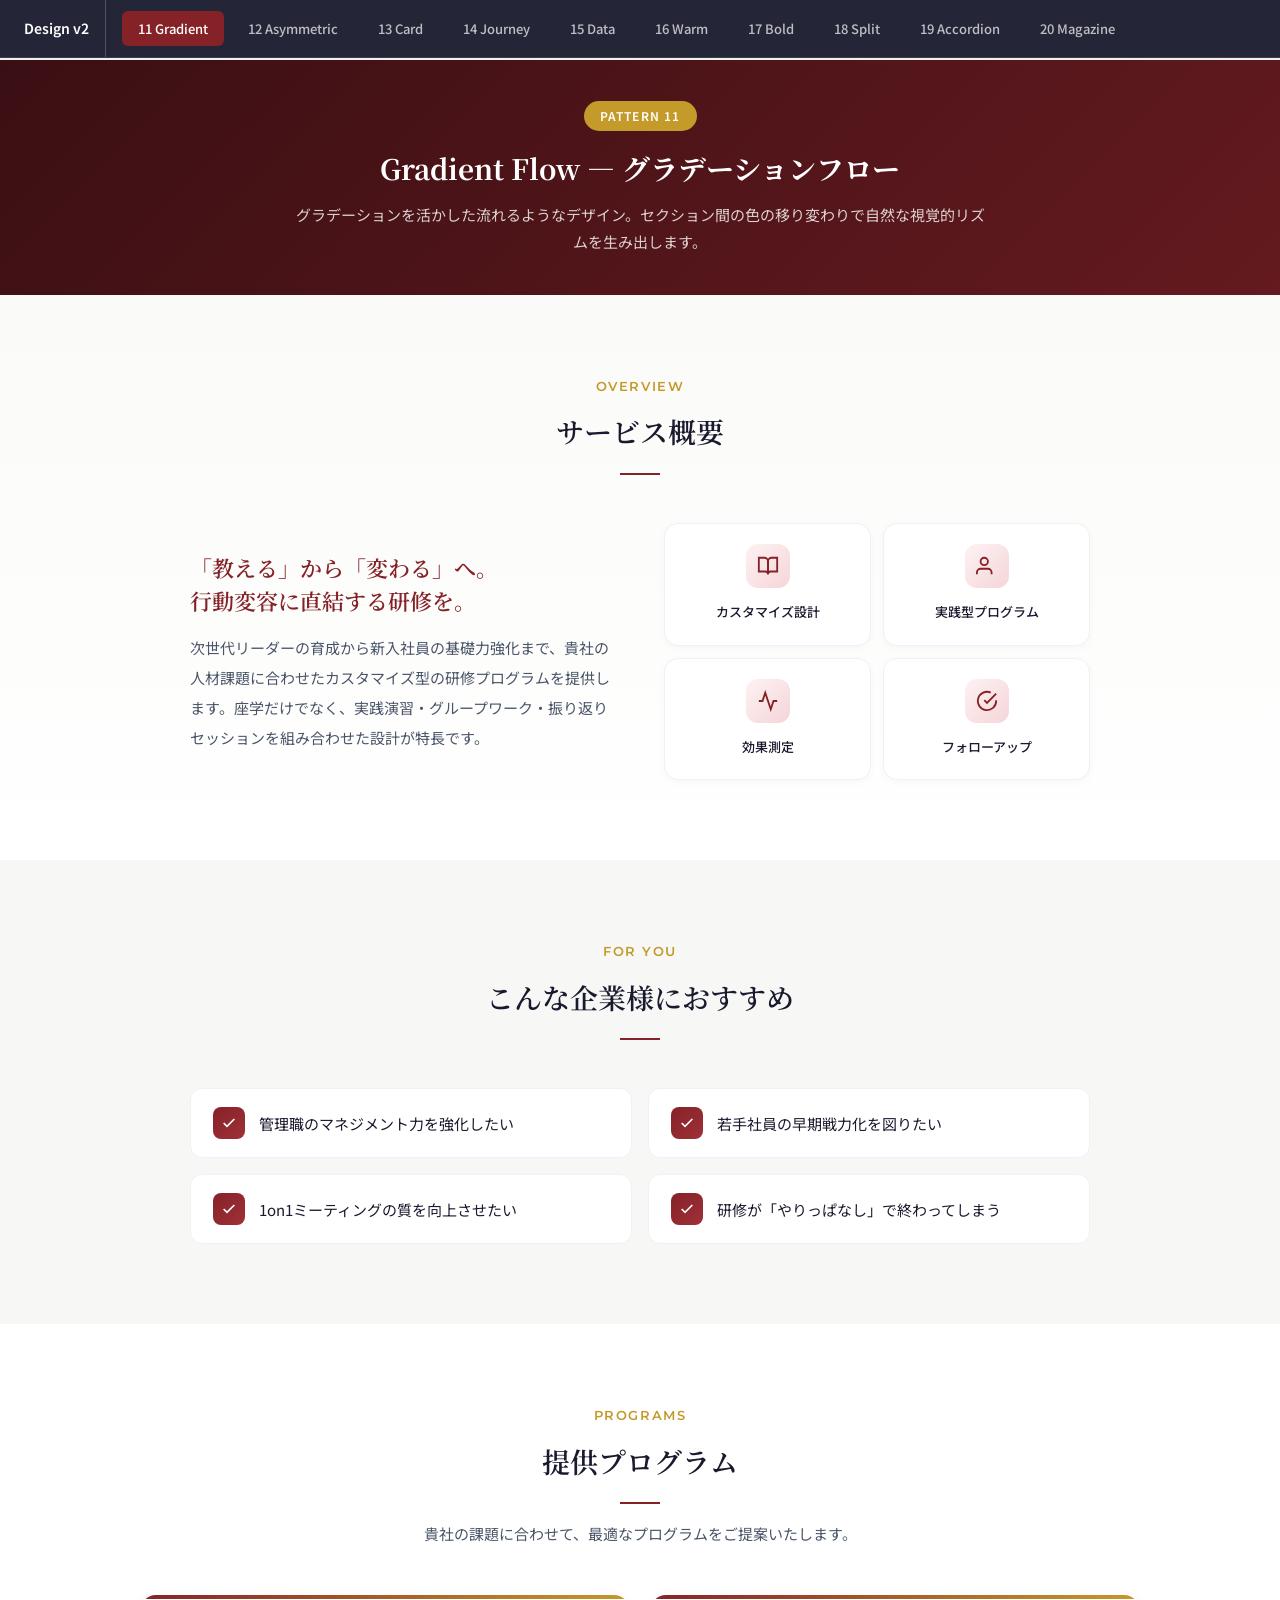
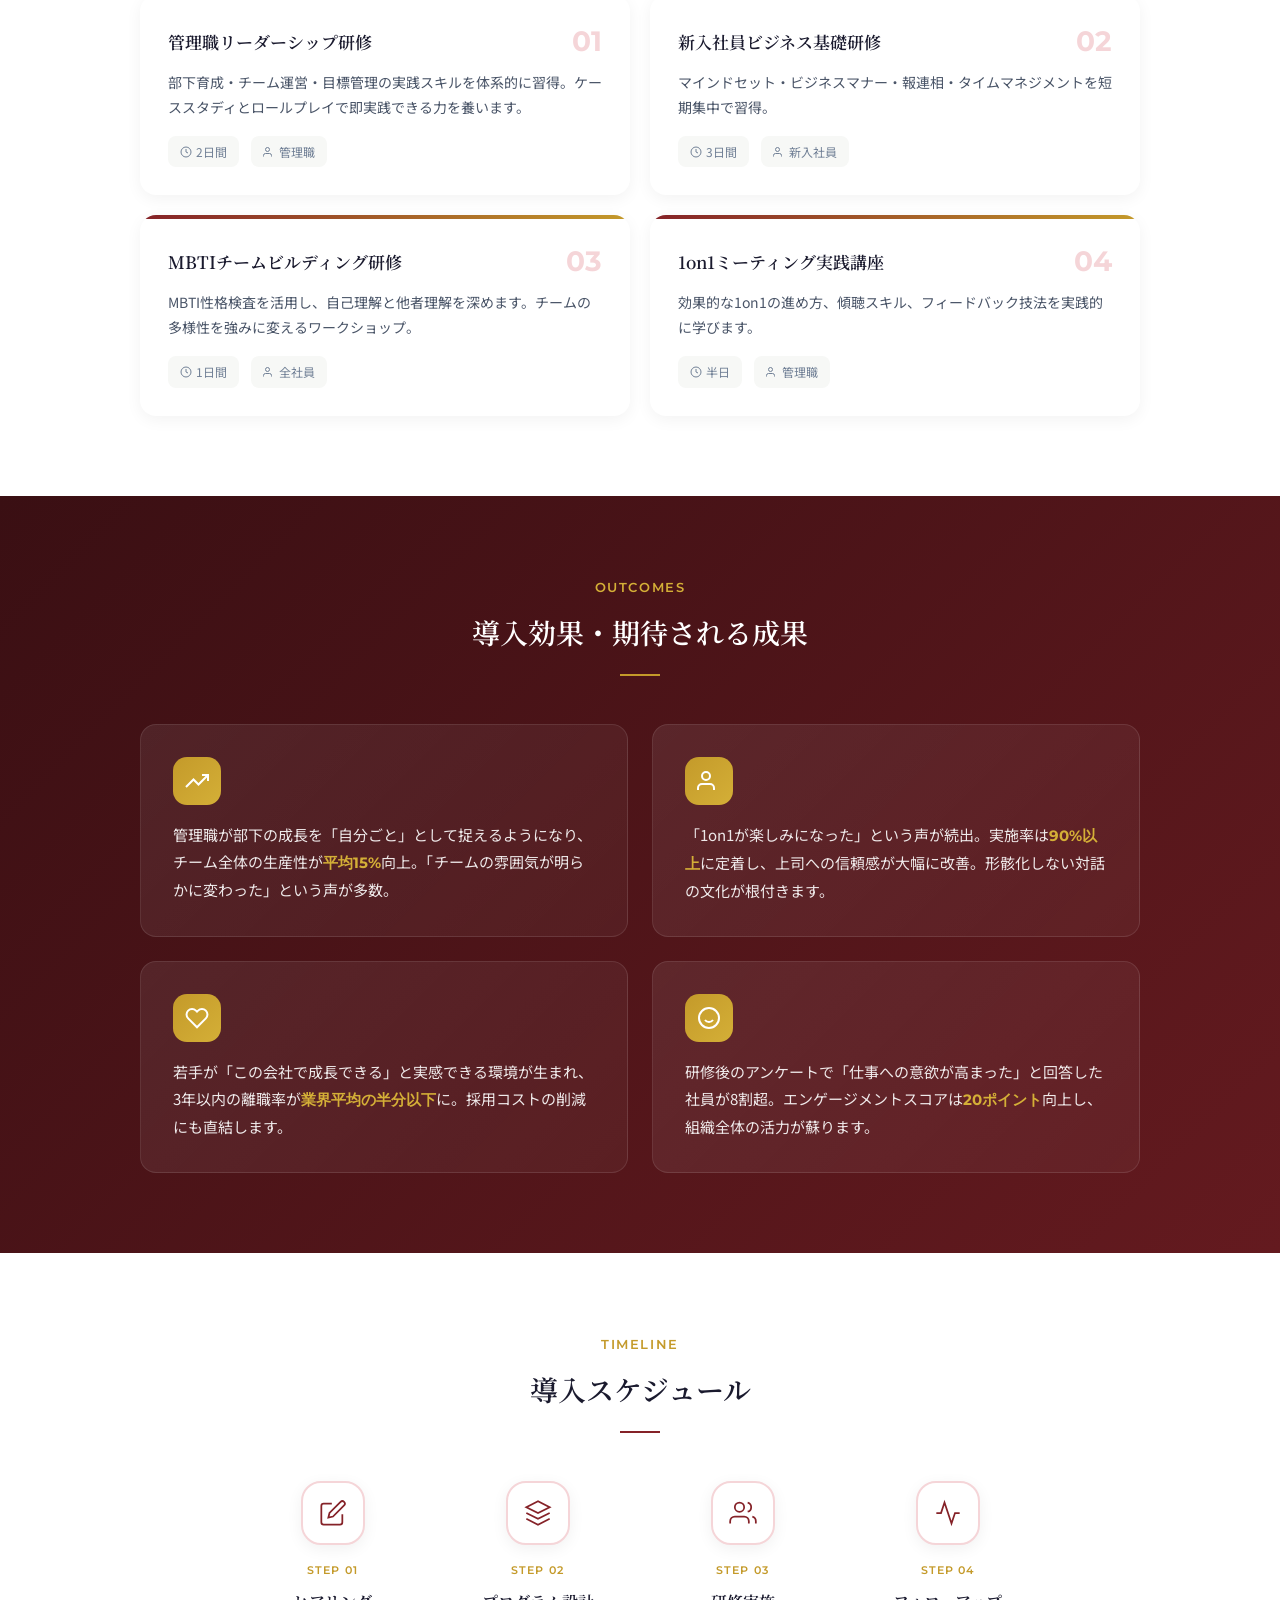
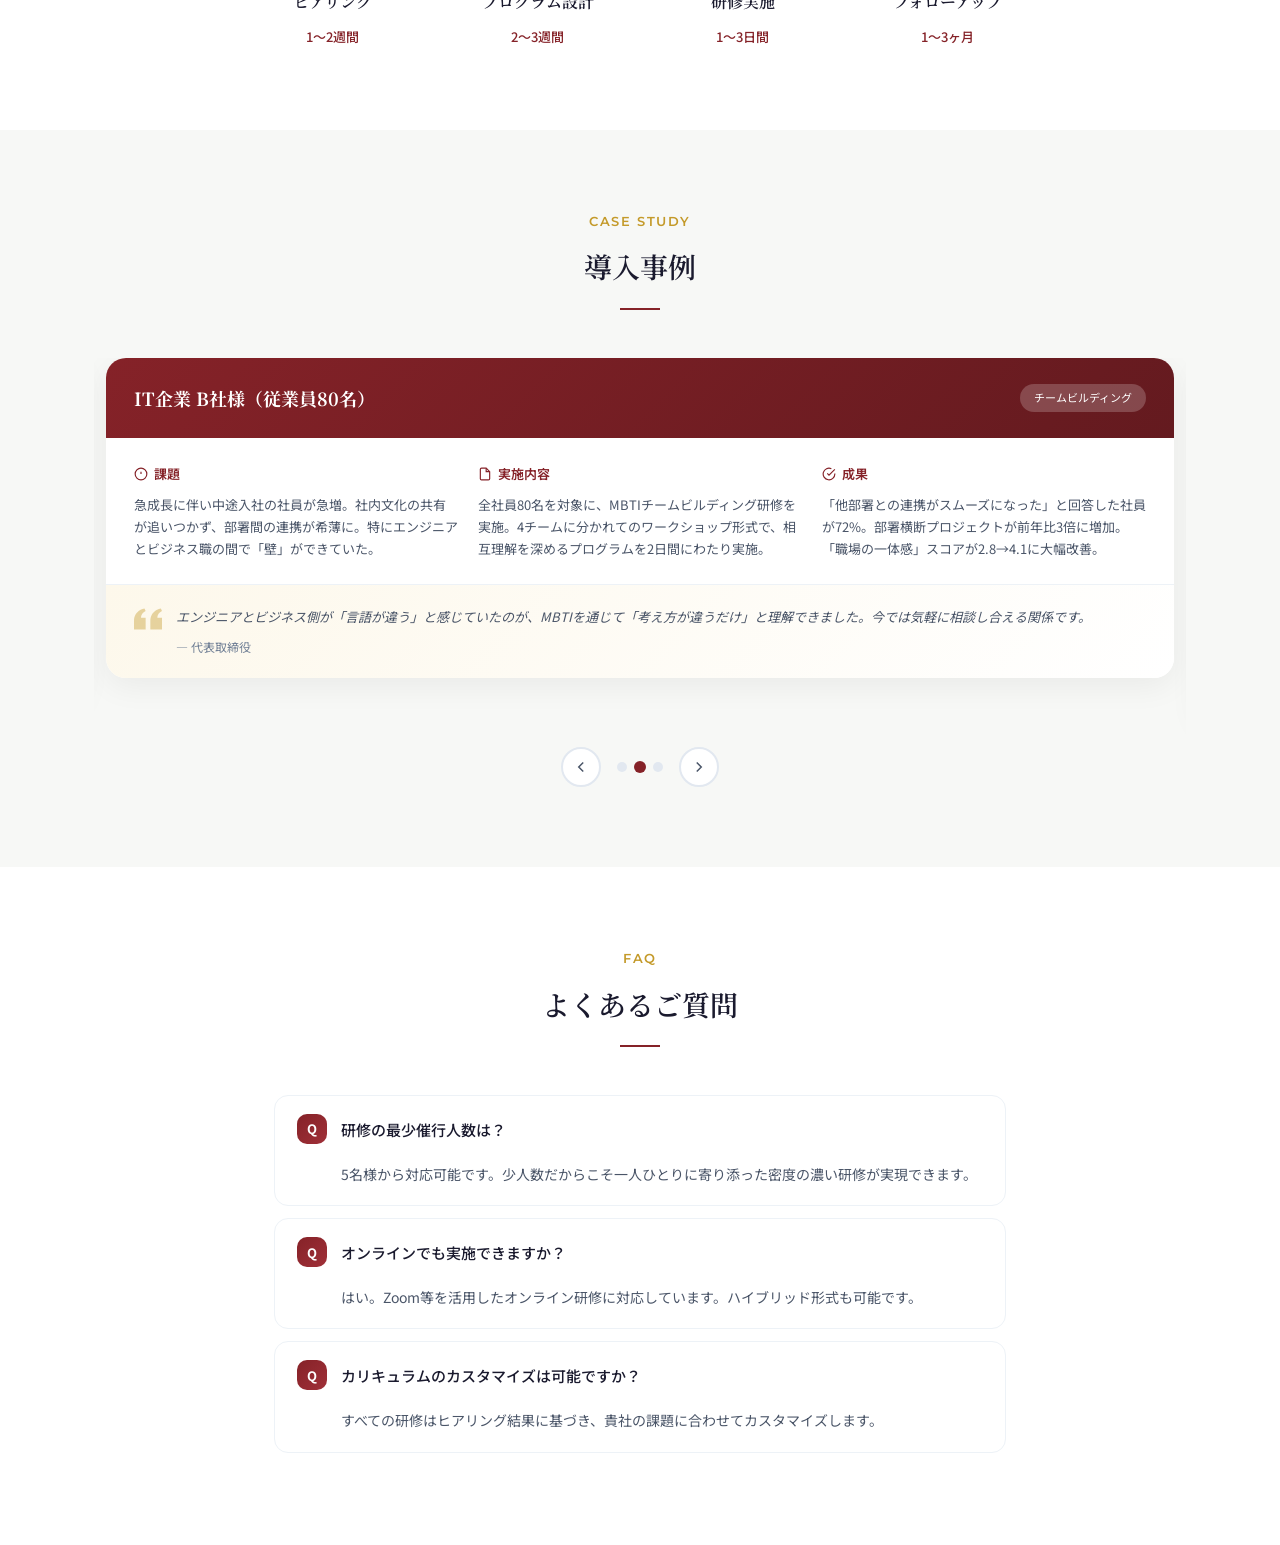
<file: wordpress-theme/ennoshita/design-preview-v2.html>
<!DOCTYPE html>
<html lang="ja">
<head>
<meta charset="UTF-8">
<meta name="viewport" content="width=device-width, initial-scale=1.0">
<title>サービス詳細ページ デザイン比較 v2 - 10パターン</title>
<link href="https://fonts.googleapis.com/css2?family=Noto+Sans+JP:wght@300;400;500;600;700&family=Noto+Serif+JP:wght@400;500;600;700&family=Montserrat:wght@400;500;600;700&display=swap" rel="stylesheet">
<style>
:root {
  --primary: #852228;
  --primary-dark: #641a1f;
  --primary-light: #a03038;
  --primary-50: #fdf2f3;
  --primary-100: #f5d5d8;
  --primary-200: #e8aab0;
  --primary-900: #3a0f13;
  --accent: #c49a2a;
  --accent-light: #d4af37;
  --accent-50: #fdf8eb;
  --text-primary: #1a1a2e;
  --text-secondary: #4a5568;
  --text-muted: #718096;
  --border: #e2e8f0;
  --border-light: #edf2f7;
  --bg-white: #ffffff;
  --bg-warm: #fafaf8;
  --bg-section: #f7f8f6;
  --font-body: 'Noto Sans JP', sans-serif;
  --font-heading: 'Noto Serif JP', serif;
  --font-mono: 'Montserrat', sans-serif;
}
* { margin: 0; padding: 0; box-sizing: border-box; }
body { font-family: var(--font-body); color: var(--text-primary); background: #f0f0f0; font-weight: 400; line-height: 1.8; }

/* Navigation */
.nav-bar {
  position: fixed; top: 0; left: 0; right: 0; z-index: 1000;
  background: rgba(26,26,46,0.95); backdrop-filter: blur(12px);
  padding: 0; border-bottom: 1px solid rgba(255,255,255,0.1);
}
.nav-inner {
  max-width: 1400px; margin: 0 auto; padding: 0 24px;
  display: flex; align-items: center; gap: 8px;
  overflow-x: auto; -webkit-overflow-scrolling: touch;
}
.nav-bar h1 { color: #fff; font-size: 14px; font-weight: 600; white-space: nowrap; padding: 16px 16px 16px 0; border-right: 1px solid rgba(255,255,255,0.2); margin-right: 8px; font-family: var(--font-body); }
.nav-btn {
  padding: 8px 16px; border: none; border-radius: 6px; cursor: pointer;
  font-size: 13px; font-weight: 500; white-space: nowrap;
  background: transparent; color: rgba(255,255,255,0.7);
  transition: all 0.2s; font-family: var(--font-body);
}
.nav-btn:hover { background: rgba(255,255,255,0.1); color: #fff; }
.nav-btn.active { background: var(--primary); color: #fff; }

/* Pattern container */
.pattern-wrapper { padding-top: 60px; }
.pattern-section { display: none; min-height: 100vh; background: var(--bg-white); }
.pattern-section.active { display: block; }

/* Pattern title bar */
.pattern-title-bar {
  background: linear-gradient(135deg, var(--primary-900), var(--primary-dark));
  color: #fff; padding: 40px 24px; text-align: center;
}
.pattern-title-bar h2 { font-family: var(--font-heading); font-size: 28px; margin-bottom: 8px; }
.pattern-title-bar p { font-size: 15px; opacity: 0.8; max-width: 700px; margin: 0 auto; line-height: 1.8; }
.pattern-badge { display: inline-block; background: var(--accent); color: #fff; padding: 4px 16px; border-radius: 20px; font-size: 12px; font-weight: 600; margin-bottom: 12px; letter-spacing: 0.1em; }

/* Shared section styles */
.demo-container { max-width: 1140px; margin: 0 auto; padding: 0 24px; }
.demo-container--narrow { max-width: 780px; margin: 0 auto; padding: 0 24px; }
.demo-section { padding: 80px 0; }
.demo-section--gray { background: var(--bg-section); }
.demo-section--dark { background: linear-gradient(135deg, var(--primary-900), var(--primary-dark)); color: #fff; }
.demo-section--warm { background: var(--accent-50); }

/* Section header */
.sh { text-align: center; margin-bottom: 48px; }
.sh__label { font-family: var(--font-mono); font-size: 13px; font-weight: 600; color: var(--accent); letter-spacing: 0.12em; text-transform: uppercase; margin-bottom: 8px; }
.sh__title { font-family: var(--font-heading); font-size: 28px; font-weight: 600; margin-bottom: 16px; }
.sh__line { display: block; width: 40px; height: 2px; background: var(--primary); margin: 0 auto; }
.sh__desc { color: var(--text-secondary); font-size: 15px; margin-top: 16px; }
.demo-section--dark .sh__title { color: #fff; }
.demo-section--dark .sh__label { color: var(--accent-light); }
.demo-section--dark .sh__line { background: var(--accent); }

/* ===== Carousel shared styles ===== */
.carousel { position: relative; overflow: hidden; }
.carousel-track { display: flex; transition: transform 0.5s cubic-bezier(0.25,0.46,0.45,0.94); }
.carousel-slide { min-width: 100%; padding: 0 12px; box-sizing: border-box; }
.carousel-nav { display: flex; justify-content: center; align-items: center; gap: 16px; margin-top: 24px; }
.carousel-dots { display: flex; gap: 8px; }
.carousel-dot { width: 10px; height: 10px; border-radius: 50%; background: var(--border); border: none; cursor: pointer; transition: all 0.3s; padding: 0; }
.carousel-dot.active { background: var(--primary); transform: scale(1.2); }
.carousel-arrow { width: 40px; height: 40px; border-radius: 50%; border: 2px solid var(--border); background: #fff; cursor: pointer; display: flex; align-items: center; justify-content: center; transition: all 0.3s; flex-shrink: 0; }
.carousel-arrow:hover { border-color: var(--primary); background: var(--primary-50); }
.carousel-arrow svg { width: 18px; height: 18px; stroke: var(--text-secondary); }

/* Mobile responsive */
@media (max-width: 768px) {
  .pattern-title-bar h2 { font-size: 22px; }
  .demo-section { padding: 48px 0; }
  .sh__title { font-size: 22px; }
}
</style>
</head>
<body>
<!-- Navigation -->
<div class="nav-bar">
  <div class="nav-inner">
    <h1>Design v2</h1>
    <button class="nav-btn active" onclick="showPattern(0)">11 Gradient</button>
    <button class="nav-btn" onclick="showPattern(1)">12 Asymmetric</button>
    <button class="nav-btn" onclick="showPattern(2)">13 Card</button>
    <button class="nav-btn" onclick="showPattern(3)">14 Journey</button>
    <button class="nav-btn" onclick="showPattern(4)">15 Data</button>
    <button class="nav-btn" onclick="showPattern(5)">16 Warm</button>
    <button class="nav-btn" onclick="showPattern(6)">17 Bold</button>
    <button class="nav-btn" onclick="showPattern(7)">18 Split</button>
    <button class="nav-btn" onclick="showPattern(8)">19 Accordion</button>
    <button class="nav-btn" onclick="showPattern(9)">20 Magazine</button>
  </div>
</div>

<div class="pattern-wrapper">

<!-- ============================================ -->
<!-- PATTERN 11: Gradient Flow -->
<!-- ============================================ -->
<div class="pattern-section active" id="pattern-0">
  <div class="pattern-title-bar">
    <span class="pattern-badge">PATTERN 11</span>
    <h2>Gradient Flow — グラデーションフロー</h2>
    <p>グラデーションを活かした流れるようなデザイン。セクション間の色の移り変わりで自然な視覚的リズムを生み出します。</p>
  </div>
  <style>
    .v11-overview { max-width: 900px; margin: 0 auto; display: grid; grid-template-columns: 1fr 1fr; gap: 48px; align-items: center; }
    .v11-overview-lead { font-family: var(--font-heading); font-size: 22px; font-weight: 600; color: var(--primary); margin-bottom: 16px; line-height: 1.5; }
    .v11-overview-text { font-size: 15px; line-height: 2; color: var(--text-secondary); }
    .v11-overview-features { display: grid; grid-template-columns: 1fr 1fr; gap: 12px; }
    .v11-overview-feat { background: #fff; padding: 20px; border-radius: 14px; text-align: center; border: 1px solid var(--border-light); box-shadow: 0 2px 8px rgba(0,0,0,0.03); }
    .v11-overview-feat-icon { width: 44px; height: 44px; background: linear-gradient(135deg, var(--primary-50), var(--primary-100)); border-radius: 12px; display: flex; align-items: center; justify-content: center; margin: 0 auto 8px; }
    .v11-overview-feat-icon svg { width: 22px; height: 22px; stroke: var(--primary); }
    .v11-overview-feat-text { font-size: 13px; font-weight: 500; }

    .v11-targets { display: grid; grid-template-columns: repeat(2, 1fr); gap: 16px; max-width: 900px; margin: 0 auto; }
    .v11-target { display: flex; align-items: center; gap: 14px; padding: 18px 22px; background: #fff; border-radius: 12px; border: 1px solid var(--border-light); font-size: 15px; transition: all 0.3s; }
    .v11-target:hover { border-color: var(--primary-200); box-shadow: 0 4px 12px rgba(133,34,40,0.06); }
    .v11-target-icon { flex-shrink: 0; width: 32px; height: 32px; background: linear-gradient(135deg, var(--primary), var(--primary-light)); border-radius: 8px; display: flex; align-items: center; justify-content: center; }
    .v11-target-icon svg { width: 16px; height: 16px; stroke: #fff; }

    .v11-programs { display: grid; grid-template-columns: repeat(2, 1fr); gap: 20px; max-width: 1000px; margin: 0 auto; }
    .v11-prog { background: #fff; border-radius: 16px; overflow: hidden; box-shadow: 0 4px 16px rgba(0,0,0,0.05); transition: all 0.3s; }
    .v11-prog:hover { transform: translateY(-4px); box-shadow: 0 12px 32px rgba(133,34,40,0.1); }
    .v11-prog-accent { height: 4px; background: linear-gradient(to right, var(--primary), var(--accent)); }
    .v11-prog-body { padding: 28px; }
    .v11-prog-header { display: flex; justify-content: space-between; align-items: flex-start; margin-bottom: 12px; }
    .v11-prog-title { font-family: var(--font-heading); font-size: 17px; font-weight: 600; flex: 1; }
    .v11-prog-num { font-family: var(--font-mono); font-size: 28px; font-weight: 700; color: var(--primary-100); line-height: 1; }
    .v11-prog-desc { font-size: 14px; color: var(--text-secondary); line-height: 1.8; margin-bottom: 16px; }
    .v11-prog-footer { display: flex; gap: 12px; }
    .v11-prog-tag { display: inline-flex; align-items: center; gap: 4px; font-size: 12px; color: var(--text-muted); background: var(--bg-section); padding: 5px 12px; border-radius: 8px; }
    .v11-prog-tag svg { width: 12px; height: 12px; }

    .v11-outcomes { display: grid; grid-template-columns: repeat(2, 1fr); gap: 24px; max-width: 1000px; margin: 0 auto; }
    .v11-outcome { padding: 32px; background: linear-gradient(135deg, rgba(255,255,255,0.08), rgba(255,255,255,0.04)); border-radius: 16px; border: 1px solid rgba(255,255,255,0.1); transition: all 0.3s; }
    .v11-outcome:hover { background: rgba(255,255,255,0.12); }
    .v11-outcome-icon { width: 48px; height: 48px; background: linear-gradient(135deg, var(--accent), var(--accent-light)); border-radius: 14px; display: flex; align-items: center; justify-content: center; margin-bottom: 16px; }
    .v11-outcome-icon svg { width: 24px; height: 24px; stroke: #fff; }
    .v11-outcome-text { font-size: 15px; line-height: 1.8; color: rgba(255,255,255,0.9); }
    .v11-outcome-highlight { color: var(--accent-light); font-weight: 700; font-family: var(--font-mono); }

    .v11-timeline { max-width: 800px; margin: 0 auto; display: grid; grid-template-columns: repeat(4, 1fr); gap: 20px; }
    .v11-tl { text-align: center; }
    .v11-tl-icon { width: 64px; height: 64px; background: #fff; border-radius: 20px; display: flex; align-items: center; justify-content: center; margin: 0 auto 16px; box-shadow: 0 4px 16px rgba(0,0,0,0.06); border: 2px solid var(--primary-100); }
    .v11-tl-icon svg { width: 28px; height: 28px; stroke: var(--primary); }
    .v11-tl-step { font-family: var(--font-mono); font-size: 11px; color: var(--accent); letter-spacing: 0.1em; margin-bottom: 8px; font-weight: 600; }
    .v11-tl-title { font-family: var(--font-heading); font-size: 16px; font-weight: 600; margin-bottom: 4px; }
    .v11-tl-dur { font-size: 13px; color: var(--primary); font-weight: 500; }

    /* Case carousel for v11 */
    .v11-case-card { background: #fff; border-radius: 20px; overflow: hidden; box-shadow: 0 8px 32px rgba(0,0,0,0.06); }
    .v11-case-header { background: linear-gradient(135deg, var(--primary), var(--primary-dark)); color: #fff; padding: 24px 28px; display: flex; justify-content: space-between; align-items: center; }
    .v11-case-company { font-family: var(--font-heading); font-size: 18px; }
    .v11-case-tag { background: rgba(255,255,255,0.2); padding: 4px 14px; border-radius: 20px; font-size: 11px; }
    .v11-case-detail { padding: 24px 28px; display: grid; grid-template-columns: 1fr 1fr 1fr; gap: 20px; border-bottom: 1px solid var(--border-light); }
    .v11-case-label { display: flex; align-items: center; gap: 6px; font-size: 13px; font-weight: 600; color: var(--primary); margin-bottom: 8px; }
    .v11-case-label svg { width: 14px; height: 14px; }
    .v11-case-block-text { font-size: 13px; color: var(--text-secondary); line-height: 1.7; }
    .v11-case-quote { padding: 20px 28px; background: linear-gradient(135deg, var(--accent-50), #fff); display: flex; gap: 14px; align-items: flex-start; }
    .v11-case-quote-icon { flex-shrink: 0; color: var(--accent); opacity: 0.4; }
    .v11-case-quote blockquote { font-style: italic; font-size: 13px; color: var(--text-secondary); line-height: 1.8; }
    .v11-case-quote cite { display: block; font-style: normal; font-size: 12px; color: var(--text-muted); margin-top: 8px; }

    .v11-faq { max-width: 780px; margin: 0 auto; }
    .v11-faq-item { margin-bottom: 12px; background: #fff; border-radius: 14px; border: 1px solid var(--border-light); overflow: hidden; }
    .v11-faq-item:hover { border-color: var(--primary-200); }
    .v11-faq-q { padding: 18px 22px; display: flex; align-items: center; gap: 14px; font-weight: 500; font-size: 15px; cursor: pointer; }
    .v11-faq-q-badge { flex-shrink: 0; width: 30px; height: 30px; background: linear-gradient(135deg, var(--primary), var(--primary-light)); color: #fff; border-radius: 10px; display: flex; align-items: center; justify-content: center; font-size: 13px; font-weight: 700; }
    .v11-faq-a { padding: 0 22px 18px 66px; font-size: 14px; color: var(--text-secondary); line-height: 1.8; }

    @media (max-width: 768px) {
      .v11-overview { grid-template-columns: 1fr; gap: 24px; }
      .v11-targets { grid-template-columns: 1fr; }
      .v11-programs { grid-template-columns: 1fr; }
      .v11-outcomes { grid-template-columns: 1fr; }
      .v11-timeline { grid-template-columns: repeat(2, 1fr); }
      .v11-case-detail { grid-template-columns: 1fr; }
    }
  </style>

  <!-- Overview -->
  <section class="demo-section" style="background:linear-gradient(180deg,var(--bg-warm),#fff)"><div class="demo-container"><div class="sh"><p class="sh__label">Overview</p><h2 class="sh__title">サービス概要</h2><span class="sh__line"></span></div>
    <div class="v11-overview">
      <div><div class="v11-overview-lead">「教える」から「変わる」へ。<br>行動変容に直結する研修を。</div><p class="v11-overview-text">次世代リーダーの育成から新入社員の基礎力強化まで、貴社の人材課題に合わせたカスタマイズ型の研修プログラムを提供します。座学だけでなく、実践演習・グループワーク・振り返りセッションを組み合わせた設計が特長です。</p></div>
      <div class="v11-overview-features">
        <div class="v11-overview-feat"><div class="v11-overview-feat-icon"><svg viewBox="0 0 24 24" fill="none" stroke="currentColor" stroke-width="2"><path d="M2 3h6a4 4 0 0 1 4 4v14a3 3 0 0 0-3-3H2z"/><path d="M22 3h-6a4 4 0 0 0-4 4v14a3 3 0 0 1 3-3h7z"/></svg></div><span class="v11-overview-feat-text">カスタマイズ設計</span></div>
        <div class="v11-overview-feat"><div class="v11-overview-feat-icon"><svg viewBox="0 0 24 24" fill="none" stroke="currentColor" stroke-width="2"><path d="M17 21v-2a4 4 0 0 0-4-4H5a4 4 0 0 0-4 4v2"/><circle cx="9" cy="7" r="4"/></svg></div><span class="v11-overview-feat-text">実践型プログラム</span></div>
        <div class="v11-overview-feat"><div class="v11-overview-feat-icon"><svg viewBox="0 0 24 24" fill="none" stroke="currentColor" stroke-width="2"><polyline points="22 12 18 12 15 21 9 3 6 12 2 12"/></svg></div><span class="v11-overview-feat-text">効果測定</span></div>
        <div class="v11-overview-feat"><div class="v11-overview-feat-icon"><svg viewBox="0 0 24 24" fill="none" stroke="currentColor" stroke-width="2"><path d="M22 11.08V12a10 10 0 1 1-5.93-9.14"/><polyline points="22 4 12 14.01 9 11.01"/></svg></div><span class="v11-overview-feat-text">フォローアップ</span></div>
      </div>
    </div></div></section>

  <!-- Targets -->
  <section class="demo-section demo-section--gray"><div class="demo-container"><div class="sh"><p class="sh__label">For You</p><h2 class="sh__title">こんな企業様におすすめ</h2><span class="sh__line"></span></div>
    <div class="v11-targets">
      <div class="v11-target"><div class="v11-target-icon"><svg viewBox="0 0 24 24" fill="none" stroke="currentColor" stroke-width="2.5"><polyline points="20 6 9 17 4 12"/></svg></div>管理職のマネジメント力を強化したい</div>
      <div class="v11-target"><div class="v11-target-icon"><svg viewBox="0 0 24 24" fill="none" stroke="currentColor" stroke-width="2.5"><polyline points="20 6 9 17 4 12"/></svg></div>若手社員の早期戦力化を図りたい</div>
      <div class="v11-target"><div class="v11-target-icon"><svg viewBox="0 0 24 24" fill="none" stroke="currentColor" stroke-width="2.5"><polyline points="20 6 9 17 4 12"/></svg></div>1on1ミーティングの質を向上させたい</div>
      <div class="v11-target"><div class="v11-target-icon"><svg viewBox="0 0 24 24" fill="none" stroke="currentColor" stroke-width="2.5"><polyline points="20 6 9 17 4 12"/></svg></div>研修が「やりっぱなし」で終わってしまう</div>
    </div></div></section>

  <!-- Programs -->
  <section class="demo-section"><div class="demo-container"><div class="sh"><p class="sh__label">Programs</p><h2 class="sh__title">提供プログラム</h2><span class="sh__line"></span><p class="sh__desc">貴社の課題に合わせて、最適なプログラムをご提案いたします。</p></div>
    <div class="v11-programs">
      <div class="v11-prog"><div class="v11-prog-accent"></div><div class="v11-prog-body"><div class="v11-prog-header"><h3 class="v11-prog-title">管理職リーダーシップ研修</h3><span class="v11-prog-num">01</span></div><p class="v11-prog-desc">部下育成・チーム運営・目標管理の実践スキルを体系的に習得。ケーススタディとロールプレイで即実践できる力を養います。</p><div class="v11-prog-footer"><span class="v11-prog-tag"><svg viewBox="0 0 24 24" fill="none" stroke="currentColor" stroke-width="2"><circle cx="12" cy="12" r="10"/><polyline points="12 6 12 12 16 14"/></svg>2日間</span><span class="v11-prog-tag"><svg viewBox="0 0 24 24" fill="none" stroke="currentColor" stroke-width="2"><path d="M17 21v-2a4 4 0 0 0-4-4H5a4 4 0 0 0-4 4v2"/><circle cx="9" cy="7" r="4"/></svg>管理職</span></div></div></div>
      <div class="v11-prog"><div class="v11-prog-accent"></div><div class="v11-prog-body"><div class="v11-prog-header"><h3 class="v11-prog-title">新入社員ビジネス基礎研修</h3><span class="v11-prog-num">02</span></div><p class="v11-prog-desc">マインドセット・ビジネスマナー・報連相・タイムマネジメントを短期集中で習得。</p><div class="v11-prog-footer"><span class="v11-prog-tag"><svg viewBox="0 0 24 24" fill="none" stroke="currentColor" stroke-width="2"><circle cx="12" cy="12" r="10"/><polyline points="12 6 12 12 16 14"/></svg>3日間</span><span class="v11-prog-tag"><svg viewBox="0 0 24 24" fill="none" stroke="currentColor" stroke-width="2"><path d="M17 21v-2a4 4 0 0 0-4-4H5a4 4 0 0 0-4 4v2"/><circle cx="9" cy="7" r="4"/></svg>新入社員</span></div></div></div>
      <div class="v11-prog"><div class="v11-prog-accent"></div><div class="v11-prog-body"><div class="v11-prog-header"><h3 class="v11-prog-title">MBTIチームビルディング研修</h3><span class="v11-prog-num">03</span></div><p class="v11-prog-desc">MBTI性格検査を活用し、自己理解と他者理解を深めます。チームの多様性を強みに変えるワークショップ。</p><div class="v11-prog-footer"><span class="v11-prog-tag"><svg viewBox="0 0 24 24" fill="none" stroke="currentColor" stroke-width="2"><circle cx="12" cy="12" r="10"/><polyline points="12 6 12 12 16 14"/></svg>1日間</span><span class="v11-prog-tag"><svg viewBox="0 0 24 24" fill="none" stroke="currentColor" stroke-width="2"><path d="M17 21v-2a4 4 0 0 0-4-4H5a4 4 0 0 0-4 4v2"/><circle cx="9" cy="7" r="4"/></svg>全社員</span></div></div></div>
      <div class="v11-prog"><div class="v11-prog-accent"></div><div class="v11-prog-body"><div class="v11-prog-header"><h3 class="v11-prog-title">1on1ミーティング実践講座</h3><span class="v11-prog-num">04</span></div><p class="v11-prog-desc">効果的な1on1の進め方、傾聴スキル、フィードバック技法を実践的に学びます。</p><div class="v11-prog-footer"><span class="v11-prog-tag"><svg viewBox="0 0 24 24" fill="none" stroke="currentColor" stroke-width="2"><circle cx="12" cy="12" r="10"/><polyline points="12 6 12 12 16 14"/></svg>半日</span><span class="v11-prog-tag"><svg viewBox="0 0 24 24" fill="none" stroke="currentColor" stroke-width="2"><path d="M17 21v-2a4 4 0 0 0-4-4H5a4 4 0 0 0-4 4v2"/><circle cx="9" cy="7" r="4"/></svg>管理職</span></div></div></div>
    </div></div></section>

  <!-- Outcomes -->
  <section class="demo-section demo-section--dark"><div class="demo-container"><div class="sh"><p class="sh__label">Outcomes</p><h2 class="sh__title">導入効果・期待される成果</h2><span class="sh__line"></span></div>
    <div class="v11-outcomes">
      <div class="v11-outcome"><div class="v11-outcome-icon"><svg viewBox="0 0 24 24" fill="none" stroke="currentColor" stroke-width="2"><polyline points="23 6 13.5 15.5 8.5 10.5 1 18"/><polyline points="17 6 23 6 23 12"/></svg></div><p class="v11-outcome-text">管理職が部下の成長を「自分ごと」として捉えるようになり、チーム全体の生産性が<span class="v11-outcome-highlight">平均15%</span>向上。「チームの雰囲気が明らかに変わった」という声が多数。</p></div>
      <div class="v11-outcome"><div class="v11-outcome-icon"><svg viewBox="0 0 24 24" fill="none" stroke="currentColor" stroke-width="2"><path d="M17 21v-2a4 4 0 0 0-4-4H5a4 4 0 0 0-4 4v2"/><circle cx="9" cy="7" r="4"/></svg></div><p class="v11-outcome-text">「1on1が楽しみになった」という声が続出。実施率は<span class="v11-outcome-highlight">90%以上</span>に定着し、上司への信頼感が大幅に改善。形骸化しない対話の文化が根付きます。</p></div>
      <div class="v11-outcome"><div class="v11-outcome-icon"><svg viewBox="0 0 24 24" fill="none" stroke="currentColor" stroke-width="2"><path d="M20.84 4.61a5.5 5.5 0 0 0-7.78 0L12 5.67l-1.06-1.06a5.5 5.5 0 0 0-7.78 7.78L12 21.23l8.84-8.84a5.5 5.5 0 0 0 0-7.78z"/></svg></div><p class="v11-outcome-text">若手が「この会社で成長できる」と実感できる環境が生まれ、3年以内の離職率が<span class="v11-outcome-highlight">業界平均の半分以下</span>に。採用コストの削減にも直結します。</p></div>
      <div class="v11-outcome"><div class="v11-outcome-icon"><svg viewBox="0 0 24 24" fill="none" stroke="currentColor" stroke-width="2"><circle cx="12" cy="12" r="10"/><path d="M8 14s1.5 2 4 2 4-2 4-2"/><line x1="9" y1="9" x2="9.01" y2="9"/><line x1="15" y1="9" x2="15.01" y2="9"/></svg></div><p class="v11-outcome-text">研修後のアンケートで「仕事への意欲が高まった」と回答した社員が8割超。エンゲージメントスコアは<span class="v11-outcome-highlight">20ポイント</span>向上し、組織全体の活力が蘇ります。</p></div>
    </div></div></section>

  <!-- Timeline -->
  <section class="demo-section"><div class="demo-container"><div class="sh"><p class="sh__label">Timeline</p><h2 class="sh__title">導入スケジュール</h2><span class="sh__line"></span></div>
    <div class="v11-timeline">
      <div class="v11-tl"><div class="v11-tl-icon"><svg viewBox="0 0 24 24" fill="none" stroke="currentColor" stroke-width="1.5"><path d="M11 4H4a2 2 0 0 0-2 2v14a2 2 0 0 0 2 2h14a2 2 0 0 0 2-2v-7"/><path d="M18.5 2.5a2.121 2.121 0 0 1 3 3L12 15l-4 1 1-4 9.5-9.5z"/></svg></div><div class="v11-tl-step">STEP 01</div><h3 class="v11-tl-title">ヒアリング</h3><span class="v11-tl-dur">1〜2週間</span></div>
      <div class="v11-tl"><div class="v11-tl-icon"><svg viewBox="0 0 24 24" fill="none" stroke="currentColor" stroke-width="1.5"><polygon points="12 2 2 7 12 12 22 7 12 2"/><polyline points="2 17 12 22 22 17"/><polyline points="2 12 12 17 22 12"/></svg></div><div class="v11-tl-step">STEP 02</div><h3 class="v11-tl-title">プログラム設計</h3><span class="v11-tl-dur">2〜3週間</span></div>
      <div class="v11-tl"><div class="v11-tl-icon"><svg viewBox="0 0 24 24" fill="none" stroke="currentColor" stroke-width="1.5"><path d="M17 21v-2a4 4 0 0 0-4-4H5a4 4 0 0 0-4 4v2"/><circle cx="9" cy="7" r="4"/><path d="M23 21v-2a4 4 0 0 0-3-3.87"/><path d="M16 3.13a4 4 0 0 1 0 7.75"/></svg></div><div class="v11-tl-step">STEP 03</div><h3 class="v11-tl-title">研修実施</h3><span class="v11-tl-dur">1〜3日間</span></div>
      <div class="v11-tl"><div class="v11-tl-icon"><svg viewBox="0 0 24 24" fill="none" stroke="currentColor" stroke-width="1.5"><polyline points="22 12 18 12 15 21 9 3 6 12 2 12"/></svg></div><div class="v11-tl-step">STEP 04</div><h3 class="v11-tl-title">フォローアップ</h3><span class="v11-tl-dur">1〜3ヶ月</span></div>
    </div></div></section>

  <!-- Case Study -->
  <section class="demo-section demo-section--gray"><div class="demo-container"><div class="sh"><p class="sh__label">Case Study</p><h2 class="sh__title">導入事例</h2><span class="sh__line"></span></div>
    <div class="carousel" data-carousel>
      <div class="carousel-track">
        <div class="carousel-slide">
          <div class="v11-case-card">
            <div class="v11-case-header"><h3 class="v11-case-company">製造業 A社様（従業員350名）</h3><span class="v11-case-tag">管理職研修</span></div>
            <div class="v11-case-detail">
              <div><div class="v11-case-label"><svg viewBox="0 0 24 24" fill="none" stroke="currentColor" stroke-width="2"><circle cx="12" cy="12" r="10"/><line x1="12" y1="8" x2="12" y2="12"/><line x1="12" y1="16" x2="12.01" y2="16"/></svg>課題</div><p class="v11-case-block-text">管理職が「プレイヤー意識」から脱却できず、部下育成が後回しに。若手社員の3年以内離職率が35%に達し、「上が何も教えてくれない」という不満が蔓延していた。</p></div>
              <div><div class="v11-case-label"><svg viewBox="0 0 24 24" fill="none" stroke="currentColor" stroke-width="2"><path d="M14 2H6a2 2 0 0 0-2 2v16a2 2 0 0 0 2 2h12a2 2 0 0 0 2-2V8z"/><polyline points="14 2 14 8 20 8"/></svg>実施内容</div><p class="v11-case-block-text">管理職15名を対象に6ヶ月間のリーダーシップ開発プログラムを実施。月1回の集合研修（計6回）に加え、月2回のオンラインフォローアップで学びの定着を促進。360度フィードバックも導入。</p></div>
              <div><div class="v11-case-label"><svg viewBox="0 0 24 24" fill="none" stroke="currentColor" stroke-width="2"><path d="M22 11.08V12a10 10 0 1 1-5.93-9.14"/><polyline points="22 4 12 14.01 9 11.01"/></svg>成果</div><p class="v11-case-block-text">若手離職率が35%→15%に半減。管理職全員が1on1を月2回以上実施するようになり、部下からの信頼度スコアが3.2→4.2に改善。「上司に相談しやすくなった」が全社アンケートで最多回答に。</p></div>
            </div>
            <div class="v11-case-quote"><svg class="v11-case-quote-icon" width="28" height="28" viewBox="0 0 24 24" fill="currentColor"><path d="M14.017 21v-7.391c0-5.704 3.731-9.57 8.983-10.609l.995 2.151c-2.432.917-3.995 3.638-3.995 5.849h4v10H14.017zM0 21v-7.391c0-5.704 3.731-9.57 8.983-10.609l.995 2.151C7.546 6.068 5.983 8.789 5.983 11h4v10H0z"/></svg><blockquote><p>研修で学んだことをすぐ現場で試せる設計が良かったです。特に1on1の質が変わり、部下から「相談しやすくなった」と言われるようになりました。</p><cite>— 人事部長</cite></blockquote></div>
          </div>
        </div>
        <div class="carousel-slide">
          <div class="v11-case-card">
            <div class="v11-case-header"><h3 class="v11-case-company">IT企業 B社様（従業員80名）</h3><span class="v11-case-tag">チームビルディング</span></div>
            <div class="v11-case-detail">
              <div><div class="v11-case-label"><svg viewBox="0 0 24 24" fill="none" stroke="currentColor" stroke-width="2"><circle cx="12" cy="12" r="10"/><line x1="12" y1="8" x2="12" y2="12"/><line x1="12" y1="16" x2="12.01" y2="16"/></svg>課題</div><p class="v11-case-block-text">急成長に伴い中途入社の社員が急増。社内文化の共有が追いつかず、部署間の連携が希薄に。特にエンジニアとビジネス職の間で「壁」ができていた。</p></div>
              <div><div class="v11-case-label"><svg viewBox="0 0 24 24" fill="none" stroke="currentColor" stroke-width="2"><path d="M14 2H6a2 2 0 0 0-2 2v16a2 2 0 0 0 2 2h12a2 2 0 0 0 2-2V8z"/><polyline points="14 2 14 8 20 8"/></svg>実施内容</div><p class="v11-case-block-text">全社員80名を対象に、MBTIチームビルディング研修を実施。4チームに分かれてのワークショップ形式で、相互理解を深めるプログラムを2日間にわたり実施。</p></div>
              <div><div class="v11-case-label"><svg viewBox="0 0 24 24" fill="none" stroke="currentColor" stroke-width="2"><path d="M22 11.08V12a10 10 0 1 1-5.93-9.14"/><polyline points="22 4 12 14.01 9 11.01"/></svg>成果</div><p class="v11-case-block-text">「他部署との連携がスムーズになった」と回答した社員が72%。部署横断プロジェクトが前年比3倍に増加。「職場の一体感」スコアが2.8→4.1に大幅改善。</p></div>
            </div>
            <div class="v11-case-quote"><svg class="v11-case-quote-icon" width="28" height="28" viewBox="0 0 24 24" fill="currentColor"><path d="M14.017 21v-7.391c0-5.704 3.731-9.57 8.983-10.609l.995 2.151c-2.432.917-3.995 3.638-3.995 5.849h4v10H14.017zM0 21v-7.391c0-5.704 3.731-9.57 8.983-10.609l.995 2.151C7.546 6.068 5.983 8.789 5.983 11h4v10H0z"/></svg><blockquote><p>エンジニアとビジネス側が「言語が違う」と感じていたのが、MBTIを通じて「考え方が違うだけ」と理解できました。今では気軽に相談し合える関係です。</p><cite>— 代表取締役</cite></blockquote></div>
          </div>
        </div>
        <div class="carousel-slide">
          <div class="v11-case-card">
            <div class="v11-case-header"><h3 class="v11-case-company">サービス業 C社様（従業員1,200名）</h3><span class="v11-case-tag">新入社員研修</span></div>
            <div class="v11-case-detail">
              <div><div class="v11-case-label"><svg viewBox="0 0 24 24" fill="none" stroke="currentColor" stroke-width="2"><circle cx="12" cy="12" r="10"/><line x1="12" y1="8" x2="12" y2="12"/><line x1="12" y1="16" x2="12.01" y2="16"/></svg>課題</div><p class="v11-case-block-text">新入社員の早期離職が深刻で、入社1年以内の離職率が28%に。OJTに依存した育成体制で、配属先により教育の質にばらつきがあった。</p></div>
              <div><div class="v11-case-label"><svg viewBox="0 0 24 24" fill="none" stroke="currentColor" stroke-width="2"><path d="M14 2H6a2 2 0 0 0-2 2v16a2 2 0 0 0 2 2h12a2 2 0 0 0 2-2V8z"/><polyline points="14 2 14 8 20 8"/></svg>実施内容</div><p class="v11-case-block-text">新入社員60名を対象に3日間のビジネス基礎研修を実施。さらに配属後3ヶ月間、月1回のフォローアップ研修とメンター制度を組み合わせた継続支援プログラムを展開。</p></div>
              <div><div class="v11-case-label"><svg viewBox="0 0 24 24" fill="none" stroke="currentColor" stroke-width="2"><path d="M22 11.08V12a10 10 0 1 1-5.93-9.14"/><polyline points="22 4 12 14.01 9 11.01"/></svg>成果</div><p class="v11-case-block-text">入社1年以内の離職率が28%→12%に激減。「自信を持って仕事に取り組める」という回答が34%→91%に上昇。上司からも「例年より即戦力になるのが早い」との評価。</p></div>
            </div>
            <div class="v11-case-quote"><svg class="v11-case-quote-icon" width="28" height="28" viewBox="0 0 24 24" fill="currentColor"><path d="M14.017 21v-7.391c0-5.704 3.731-9.57 8.983-10.609l.995 2.151c-2.432.917-3.995 3.638-3.995 5.849h4v10H14.017zM0 21v-7.391c0-5.704 3.731-9.57 8.983-10.609l.995 2.151C7.546 6.068 5.983 8.789 5.983 11h4v10H0z"/></svg><blockquote><p>今までは「見て覚えろ」文化でしたが、体系的な研修のおかげで新入社員が自信を持って仕事に臨めるようになりました。メンター制度との組み合わせも効果的でした。</p><cite>— 人材開発課長</cite></blockquote></div>
          </div>
        </div>
      </div>
      <div class="carousel-nav">
        <button class="carousel-arrow carousel-prev"><svg viewBox="0 0 24 24" fill="none" stroke="currentColor" stroke-width="2"><polyline points="15 18 9 12 15 6"/></svg></button>
        <div class="carousel-dots"><button class="carousel-dot active"></button><button class="carousel-dot"></button><button class="carousel-dot"></button></div>
        <button class="carousel-arrow carousel-next"><svg viewBox="0 0 24 24" fill="none" stroke="currentColor" stroke-width="2"><polyline points="9 18 15 12 9 6"/></svg></button>
      </div>
    </div></div></section>

  <!-- FAQ -->
  <section class="demo-section"><div class="demo-container--narrow"><div class="sh"><p class="sh__label">FAQ</p><h2 class="sh__title">よくあるご質問</h2><span class="sh__line"></span></div>
    <div class="v11-faq">
      <div class="v11-faq-item"><div class="v11-faq-q"><span class="v11-faq-q-badge">Q</span>研修の最少催行人数は？</div><div class="v11-faq-a">5名様から対応可能です。少人数だからこそ一人ひとりに寄り添った密度の濃い研修が実現できます。</div></div>
      <div class="v11-faq-item"><div class="v11-faq-q"><span class="v11-faq-q-badge">Q</span>オンラインでも実施できますか？</div><div class="v11-faq-a">はい。Zoom等を活用したオンライン研修に対応しています。ハイブリッド形式も可能です。</div></div>
      <div class="v11-faq-item"><div class="v11-faq-q"><span class="v11-faq-q-badge">Q</span>カリキュラムのカスタマイズは可能ですか？</div><div class="v11-faq-a">すべての研修はヒアリング結果に基づき、貴社の課題に合わせてカスタマイズします。</div></div>
    </div></div></section>
</div>

<!-- ============================================ -->
<!-- PATTERN 12: Asymmetric — 左右非対称レイアウト -->
<!-- ============================================ -->
<div class="pattern-section" id="pattern-1">
  <div class="pattern-title-bar">
    <span class="pattern-badge">PATTERN 12</span>
    <h2>Asymmetric — 左右非対称レイアウト</h2>
    <p>左右非対称のレイアウトで視覚的リズムを生み出し、飽きさせないスクロール体験を実現します。</p>
  </div>
  <style>
    .v12-overview { max-width: 900px; margin: 0 auto; }
    .v12-overview-lead { font-family: var(--font-heading); font-size: 24px; font-weight: 600; color: var(--primary); margin-bottom: 16px; text-align: center; }
    .v12-overview-text { font-size: 15px; line-height: 2; color: var(--text-secondary); max-width: 700px; margin: 0 auto; text-align: center; }
    .v12-overview-grid { display: grid; grid-template-columns: 1fr 1fr 1fr; gap: 16px; margin-top: 32px; }
    .v12-overview-chip { background: #fff; padding: 16px; border-radius: 12px; text-align: center; border: 1px solid var(--border-light); font-size: 14px; font-weight: 500; }
    .v12-overview-chip svg { display: block; margin: 0 auto 8px; width: 24px; height: 24px; stroke: var(--primary); }

    .v12-targets { max-width: 900px; margin: 0 auto; }
    .v12-target-row { display: grid; grid-template-columns: 60% 40%; gap: 0; margin-bottom: 12px; }
    .v12-target-row:nth-child(even) { grid-template-columns: 40% 60%; }
    .v12-target-item { display: flex; align-items: center; gap: 12px; padding: 16px 20px; background: #fff; border-radius: 12px; border: 1px solid var(--border-light); font-size: 15px; }
    .v12-target-dot { flex-shrink: 0; width: 8px; height: 8px; background: var(--primary); border-radius: 50%; }

    .v12-programs { display: grid; grid-template-columns: 3fr 2fr; gap: 20px; max-width: 1000px; margin: 0 auto; }
    .v12-programs > :nth-child(2) { margin-top: 40px; }
    .v12-programs > :nth-child(3) { margin-top: -20px; }
    .v12-prog { background: #fff; border-radius: 16px; padding: 28px; box-shadow: 0 4px 16px rgba(0,0,0,0.05); border-top: 3px solid var(--primary); }
    .v12-prog-title { font-family: var(--font-heading); font-size: 17px; font-weight: 600; margin-bottom: 10px; }
    .v12-prog-desc { font-size: 14px; color: var(--text-secondary); line-height: 1.8; margin-bottom: 12px; }
    .v12-prog-meta { font-size: 12px; color: var(--text-muted); }

    .v12-outcomes { max-width: 900px; margin: 0 auto; }
    .v12-outcome { display: grid; grid-template-columns: auto 1fr; gap: 24px; align-items: start; padding: 28px; margin-bottom: 20px; background: rgba(255,255,255,0.06); border-radius: 16px; border-left: 4px solid var(--accent); }
    .v12-outcome-num { font-family: var(--font-mono); font-size: 36px; font-weight: 700; color: var(--accent-light); line-height: 1; min-width: 80px; text-align: center; }
    .v12-outcome-text { font-size: 15px; line-height: 1.8; color: rgba(255,255,255,0.9); }

    .v12-tl { max-width: 700px; margin: 0 auto; position: relative; padding-left: 40px; }
    .v12-tl::before { content:''; position: absolute; left: 15px; top: 0; bottom: 0; width: 2px; background: var(--primary-200); }
    .v12-tl-item { position: relative; margin-bottom: 36px; }
    .v12-tl-dot { position: absolute; left: -33px; top: 4px; width: 12px; height: 12px; background: var(--primary); border-radius: 50%; border: 3px solid var(--primary-50); }
    .v12-tl-title { font-family: var(--font-heading); font-size: 17px; font-weight: 600; }
    .v12-tl-dur { font-size: 13px; color: var(--primary); font-weight: 500; }
    .v12-tl-desc { font-size: 14px; color: var(--text-secondary); margin-top: 4px; }

    .v12-case-card { background: #fff; border-radius: 16px; overflow: hidden; box-shadow: 0 6px 24px rgba(0,0,0,0.06); }
    .v12-case-header { background: var(--primary); color: #fff; padding: 20px 28px; }
    .v12-case-company { font-family: var(--font-heading); font-size: 18px; }
    .v12-case-body { padding: 24px 28px; }
    .v12-case-section { margin-bottom: 16px; }
    .v12-case-section-title { font-size: 13px; font-weight: 600; color: var(--primary); margin-bottom: 6px; display: flex; align-items: center; gap: 6px; }
    .v12-case-section-title svg { width: 14px; height: 14px; }
    .v12-case-section p { font-size: 13px; color: var(--text-secondary); line-height: 1.7; }
    .v12-case-quote { background: var(--accent-50); padding: 16px 20px; border-radius: 10px; margin-top: 16px; font-style: italic; font-size: 13px; color: var(--text-secondary); line-height: 1.7; }
    .v12-case-quote cite { display: block; font-style: normal; font-size: 12px; color: var(--text-muted); margin-top: 6px; }

    .v12-faq { max-width: 780px; margin: 0 auto; }
    .v12-faq-item { border-bottom: 1px solid var(--border); padding: 20px 0; }
    .v12-faq-q { display: flex; align-items: center; gap: 12px; font-weight: 500; font-size: 15px; }
    .v12-faq-q span { color: var(--primary); font-weight: 700; font-family: var(--font-mono); }
    .v12-faq-a { margin-top: 8px; padding-left: 28px; font-size: 14px; color: var(--text-secondary); line-height: 1.8; }

    @media (max-width: 768px) {
      .v12-overview-grid { grid-template-columns: 1fr; }
      .v12-target-row, .v12-target-row:nth-child(even) { grid-template-columns: 1fr; }
      .v12-programs { grid-template-columns: 1fr; }
      .v12-programs > :nth-child(2) { margin-top: 0; }
      .v12-programs > :nth-child(3) { margin-top: 0; }
      .v12-outcome { grid-template-columns: 1fr; }
      .v12-outcome-num { text-align: left; }
    }
  </style>

  <section class="demo-section"><div class="demo-container"><div class="sh"><p class="sh__label">Overview</p><h2 class="sh__title">サービス概要</h2><span class="sh__line"></span></div>
    <div class="v12-overview">
      <div class="v12-overview-lead">「教える」から「変わる」へ。</div>
      <p class="v12-overview-text">次世代リーダーの育成から新入社員の基礎力強化まで、貴社の人材課題に合わせたカスタマイズ型の研修プログラムを提供します。</p>
      <div class="v12-overview-grid">
        <div class="v12-overview-chip"><svg viewBox="0 0 24 24" fill="none" stroke="currentColor" stroke-width="2"><path d="M2 3h6a4 4 0 0 1 4 4v14a3 3 0 0 0-3-3H2z"/><path d="M22 3h-6a4 4 0 0 0-4 4v14a3 3 0 0 1 3-3h7z"/></svg>カスタマイズ設計</div>
        <div class="v12-overview-chip"><svg viewBox="0 0 24 24" fill="none" stroke="currentColor" stroke-width="2"><path d="M17 21v-2a4 4 0 0 0-4-4H5a4 4 0 0 0-4 4v2"/><circle cx="9" cy="7" r="4"/></svg>実践型プログラム</div>
        <div class="v12-overview-chip"><svg viewBox="0 0 24 24" fill="none" stroke="currentColor" stroke-width="2"><polyline points="22 12 18 12 15 21 9 3 6 12 2 12"/></svg>効果測定付き</div>
      </div>
    </div></div></section>

  <section class="demo-section demo-section--gray"><div class="demo-container"><div class="sh"><p class="sh__label">For You</p><h2 class="sh__title">こんな企業様におすすめ</h2><span class="sh__line"></span></div>
    <div class="v12-targets">
      <div class="v12-target-row"><div class="v12-target-item"><span class="v12-target-dot"></span>管理職のマネジメント力を強化したい</div></div>
      <div class="v12-target-row"><div></div><div class="v12-target-item"><span class="v12-target-dot"></span>若手社員の早期戦力化を図りたい</div></div>
      <div class="v12-target-row"><div class="v12-target-item"><span class="v12-target-dot"></span>1on1ミーティングの質を向上させたい</div></div>
      <div class="v12-target-row"><div></div><div class="v12-target-item"><span class="v12-target-dot"></span>研修が「やりっぱなし」で終わってしまう</div></div>
    </div></div></section>

  <section class="demo-section"><div class="demo-container"><div class="sh"><p class="sh__label">Programs</p><h2 class="sh__title">提供プログラム</h2><span class="sh__line"></span></div>
    <div class="v12-programs">
      <div class="v12-prog"><h3 class="v12-prog-title">管理職リーダーシップ研修</h3><p class="v12-prog-desc">部下育成・チーム運営・目標管理の実践スキルを体系的に習得。</p><p class="v12-prog-meta">2日間 ・ 管理職対象</p></div>
      <div class="v12-prog"><h3 class="v12-prog-title">新入社員ビジネス基礎研修</h3><p class="v12-prog-desc">マインドセット・ビジネスマナー・報連相を短期集中で習得。</p><p class="v12-prog-meta">3日間 ・ 新入社員対象</p></div>
      <div class="v12-prog"><h3 class="v12-prog-title">MBTIチームビルディング研修</h3><p class="v12-prog-desc">MBTI性格検査を活用し、自己理解と他者理解を深めるワークショップ。</p><p class="v12-prog-meta">1日間 ・ 全社員対象</p></div>
      <div class="v12-prog"><h3 class="v12-prog-title">1on1ミーティング実践講座</h3><p class="v12-prog-desc">効果的な1on1の進め方、傾聴スキル、フィードバック技法を実践。</p><p class="v12-prog-meta">半日 ・ 管理職対象</p></div>
    </div></div></section>

  <section class="demo-section demo-section--dark"><div class="demo-container"><div class="sh"><p class="sh__label">Outcomes</p><h2 class="sh__title">導入効果・期待される成果</h2><span class="sh__line"></span></div>
    <div class="v12-outcomes">
      <div class="v12-outcome"><div class="v12-outcome-num">15%</div><p class="v12-outcome-text">管理職が「指示するだけ」から「共に考える」スタイルに変わり、チーム全体の生産性が平均15%向上。メンバーの自発的な提案も増加しています。</p></div>
      <div class="v12-outcome"><div class="v12-outcome-num">90%+</div><p class="v12-outcome-text">形だけだった1on1が「本音で話せる場」に変化。実施率は90%以上に定着し、部下の悩みを早期に把握できるようになったとの声が多数。</p></div>
      <div class="v12-outcome"><div class="v12-outcome-num">1/2</div><p class="v12-outcome-text">「ここで成長したい」と思える環境づくりが進み、若手の3年以内離職率が業界平均の半分以下に。人材の定着が経営の安定に直結しています。</p></div>
      <div class="v12-outcome"><div class="v12-outcome-num">+20pt</div><p class="v12-outcome-text">「仕事にやりがいを感じる」と答える社員が急増。エンゲージメントスコアが20ポイント向上し、組織全体に前向きなムードが広がっています。</p></div>
    </div></div></section>

  <section class="demo-section"><div class="demo-container"><div class="sh"><p class="sh__label">Timeline</p><h2 class="sh__title">導入スケジュール</h2><span class="sh__line"></span></div>
    <div class="v12-tl">
      <div class="v12-tl-item"><div class="v12-tl-dot"></div><h3 class="v12-tl-title">ヒアリング・課題分析</h3><span class="v12-tl-dur">1〜2週間</span><p class="v12-tl-desc">現状の人材課題・組織目標をヒアリングし、研修ニーズを明確化</p></div>
      <div class="v12-tl-item"><div class="v12-tl-dot"></div><h3 class="v12-tl-title">プログラム設計</h3><span class="v12-tl-dur">2〜3週間</span><p class="v12-tl-desc">貴社に最適なカリキュラムをカスタマイズ設計</p></div>
      <div class="v12-tl-item"><div class="v12-tl-dot"></div><h3 class="v12-tl-title">研修実施</h3><span class="v12-tl-dur">1〜3日間</span><p class="v12-tl-desc">集合研修またはオンラインで実施</p></div>
      <div class="v12-tl-item"><div class="v12-tl-dot"></div><h3 class="v12-tl-title">フォローアップ</h3><span class="v12-tl-dur">1〜3ヶ月</span><p class="v12-tl-desc">行動計画の進捗確認と追加フォロー研修</p></div>
    </div></div></section>

  <section class="demo-section demo-section--gray"><div class="demo-container"><div class="sh"><p class="sh__label">Case Study</p><h2 class="sh__title">導入事例</h2><span class="sh__line"></span></div>
    <div class="carousel" data-carousel>
      <div class="carousel-track">
        <div class="carousel-slide"><div class="v12-case-card"><div class="v12-case-header"><h3 class="v12-case-company">製造業 A社様（従業員350名）</h3></div><div class="v12-case-body"><div class="v12-case-section"><div class="v12-case-section-title"><svg viewBox="0 0 24 24" fill="none" stroke="currentColor" stroke-width="2"><circle cx="12" cy="12" r="10"/><line x1="12" y1="8" x2="12" y2="12"/><line x1="12" y1="16" x2="12.01" y2="16"/></svg>課題</div><p>管理職が「プレイヤー意識」から脱却できず、部下育成が後回しに。若手社員の3年以内離職率が35%に達し、「上が何も教えてくれない」という不満が蔓延していた。</p></div><div class="v12-case-section"><div class="v12-case-section-title"><svg viewBox="0 0 24 24" fill="none" stroke="currentColor" stroke-width="2"><path d="M14 2H6a2 2 0 0 0-2 2v16a2 2 0 0 0 2 2h12a2 2 0 0 0 2-2V8z"/><polyline points="14 2 14 8 20 8"/></svg>実施内容</div><p>管理職15名を対象に6ヶ月間のリーダーシップ開発プログラムを実施。月1回の集合研修（計6回）に加え、月2回のオンラインフォローアップ。360度フィードバックも導入。</p></div><div class="v12-case-section"><div class="v12-case-section-title"><svg viewBox="0 0 24 24" fill="none" stroke="currentColor" stroke-width="2"><path d="M22 11.08V12a10 10 0 1 1-5.93-9.14"/><polyline points="22 4 12 14.01 9 11.01"/></svg>成果</div><p>若手離職率が35%→15%に半減。管理職全員が1on1を月2回以上実施。部下からの信頼度スコア3.2→4.2に改善。</p></div><div class="v12-case-quote">研修で学んだことをすぐ現場で試せる設計が良かったです。特に1on1の質が変わり、部下から「相談しやすくなった」と言われるようになりました。<cite>— 人事部長</cite></div></div></div></div>
        <div class="carousel-slide"><div class="v12-case-card"><div class="v12-case-header"><h3 class="v12-case-company">IT企業 B社様（従業員80名）</h3></div><div class="v12-case-body"><div class="v12-case-section"><div class="v12-case-section-title"><svg viewBox="0 0 24 24" fill="none" stroke="currentColor" stroke-width="2"><circle cx="12" cy="12" r="10"/><line x1="12" y1="8" x2="12" y2="12"/><line x1="12" y1="16" x2="12.01" y2="16"/></svg>課題</div><p>急成長に伴い中途入社の社員が急増。社内文化の共有が追いつかず、エンジニアとビジネス職の間で「壁」ができていた。</p></div><div class="v12-case-section"><div class="v12-case-section-title"><svg viewBox="0 0 24 24" fill="none" stroke="currentColor" stroke-width="2"><path d="M14 2H6a2 2 0 0 0-2 2v16a2 2 0 0 0 2 2h12a2 2 0 0 0 2-2V8z"/><polyline points="14 2 14 8 20 8"/></svg>実施内容</div><p>全社員80名を対象にMBTIチームビルディング研修を2日間実施。4チームに分かれたワークショップで相互理解を促進。</p></div><div class="v12-case-section"><div class="v12-case-section-title"><svg viewBox="0 0 24 24" fill="none" stroke="currentColor" stroke-width="2"><path d="M22 11.08V12a10 10 0 1 1-5.93-9.14"/><polyline points="22 4 12 14.01 9 11.01"/></svg>成果</div><p>他部署との連携がスムーズになったと72%が回答。部署横断プロジェクト数が前年比3倍に。「職場の一体感」スコア2.8→4.1に改善。</p></div><div class="v12-case-quote">エンジニアとビジネス側が「考え方が違うだけ」と理解できました。今では気軽に相談し合える関係です。<cite>— 代表取締役</cite></div></div></div></div>
        <div class="carousel-slide"><div class="v12-case-card"><div class="v12-case-header"><h3 class="v12-case-company">サービス業 C社様（従業員1,200名）</h3></div><div class="v12-case-body"><div class="v12-case-section"><div class="v12-case-section-title"><svg viewBox="0 0 24 24" fill="none" stroke="currentColor" stroke-width="2"><circle cx="12" cy="12" r="10"/><line x1="12" y1="8" x2="12" y2="12"/><line x1="12" y1="16" x2="12.01" y2="16"/></svg>課題</div><p>新入社員の入社1年以内離職率が28%。OJTに依存し、配属先による教育の質のばらつきが問題に。</p></div><div class="v12-case-section"><div class="v12-case-section-title"><svg viewBox="0 0 24 24" fill="none" stroke="currentColor" stroke-width="2"><path d="M14 2H6a2 2 0 0 0-2 2v16a2 2 0 0 0 2 2h12a2 2 0 0 0 2-2V8z"/><polyline points="14 2 14 8 20 8"/></svg>実施内容</div><p>新入社員60名に3日間のビジネス基礎研修を実施。配属後3ヶ月間のフォローアップ研修とメンター制度を展開。</p></div><div class="v12-case-section"><div class="v12-case-section-title"><svg viewBox="0 0 24 24" fill="none" stroke="currentColor" stroke-width="2"><path d="M22 11.08V12a10 10 0 1 1-5.93-9.14"/><polyline points="22 4 12 14.01 9 11.01"/></svg>成果</div><p>入社1年以内離職率が28%→12%に激減。「自信を持って仕事に取り組める」が34%→91%に上昇。</p></div><div class="v12-case-quote">体系的な研修のおかげで新入社員が自信を持って仕事に臨めるようになりました。メンター制度との組み合わせも効果的でした。<cite>— 人材開発課長</cite></div></div></div></div>
      </div>
      <div class="carousel-nav"><button class="carousel-arrow carousel-prev"><svg viewBox="0 0 24 24" fill="none" stroke="currentColor" stroke-width="2"><polyline points="15 18 9 12 15 6"/></svg></button><div class="carousel-dots"><button class="carousel-dot active"></button><button class="carousel-dot"></button><button class="carousel-dot"></button></div><button class="carousel-arrow carousel-next"><svg viewBox="0 0 24 24" fill="none" stroke="currentColor" stroke-width="2"><polyline points="9 18 15 12 9 6"/></svg></button></div>
    </div></div></section>

  <section class="demo-section"><div class="demo-container--narrow"><div class="sh"><p class="sh__label">FAQ</p><h2 class="sh__title">よくあるご質問</h2><span class="sh__line"></span></div>
    <div class="v12-faq">
      <div class="v12-faq-item"><div class="v12-faq-q"><span>Q.</span>研修の最少催行人数は？</div><div class="v12-faq-a">5名様から対応可能です。少人数だからこそ密度の濃い研修が実現できます。</div></div>
      <div class="v12-faq-item"><div class="v12-faq-q"><span>Q.</span>オンラインでも実施できますか？</div><div class="v12-faq-a">はい。Zoom等を活用したオンライン・ハイブリッド形式に対応しています。</div></div>
      <div class="v12-faq-item"><div class="v12-faq-q"><span>Q.</span>カリキュラムのカスタマイズは可能ですか？</div><div class="v12-faq-a">すべての研修はヒアリングに基づき、貴社の課題に合わせてカスタマイズします。</div></div>
    </div></div></section>
</div>

<!-- ============================================ -->
<!-- PATTERN 13: Card Masonry -->
<!-- ============================================ -->
<div class="pattern-section" id="pattern-2">
  <div class="pattern-title-bar">
    <span class="pattern-badge">PATTERN 13</span>
    <h2>Card Masonry — カードメイソンリー</h2>
    <p>カードベースのメイソンリーレイアウトで、情報を整理しながらもモダンな印象を与えます。</p>
  </div>
  <style>
    .v13-overview { max-width: 800px; margin: 0 auto; text-align: center; }
    .v13-overview-lead { font-family: var(--font-heading); font-size: 22px; color: var(--primary); margin-bottom: 20px; }
    .v13-overview-text { font-size: 15px; line-height: 2; color: var(--text-secondary); }
    .v13-features { display: flex; justify-content: center; gap: 24px; margin-top: 28px; flex-wrap: wrap; }
    .v13-feat { display: flex; align-items: center; gap: 8px; font-size: 14px; font-weight: 500; }
    .v13-feat-dot { width: 32px; height: 32px; background: var(--primary-50); border-radius: 8px; display: flex; align-items: center; justify-content: center; }
    .v13-feat-dot svg { width: 16px; height: 16px; stroke: var(--primary); }

    .v13-targets { display: flex; flex-wrap: wrap; gap: 12px; justify-content: center; max-width: 800px; margin: 0 auto; }
    .v13-target { padding: 12px 24px; background: #fff; border-radius: 100px; border: 1px solid var(--border-light); font-size: 14px; transition: all 0.3s; }
    .v13-target:hover { border-color: var(--primary); background: var(--primary-50); }

    .v13-programs { display: grid; grid-template-columns: repeat(2, 1fr); gap: 20px; max-width: 1000px; margin: 0 auto; }
    .v13-prog { background: #fff; border-radius: 16px; padding: 28px; box-shadow: 0 2px 12px rgba(0,0,0,0.04); border: 1px solid var(--border-light); transition: all 0.3s; position: relative; overflow: hidden; }
    .v13-prog:hover { box-shadow: 0 8px 24px rgba(133,34,40,0.08); }
    .v13-prog::before { content: ''; position: absolute; top: 0; left: 0; right: 0; height: 3px; background: linear-gradient(to right, var(--primary), var(--accent)); }
    .v13-prog-num { font-family: var(--font-mono); font-size: 48px; font-weight: 700; color: var(--primary-50); position: absolute; right: 16px; top: 8px; }
    .v13-prog-title { font-family: var(--font-heading); font-size: 17px; font-weight: 600; margin-bottom: 10px; }
    .v13-prog-desc { font-size: 14px; color: var(--text-secondary); line-height: 1.8; margin-bottom: 12px; }
    .v13-prog-tags { display: flex; gap: 8px; }
    .v13-prog-tag { font-size: 11px; padding: 4px 10px; background: var(--bg-section); border-radius: 6px; color: var(--text-muted); }

    .v13-outcomes { display: grid; grid-template-columns: 1fr 1fr; gap: 20px; max-width: 900px; margin: 0 auto; }
    .v13-outcome { padding: 28px; background: rgba(255,255,255,0.07); border-radius: 16px; border: 1px solid rgba(255,255,255,0.08); }
    .v13-outcome-head { display: flex; align-items: center; gap: 12px; margin-bottom: 12px; }
    .v13-outcome-icon { width: 40px; height: 40px; background: linear-gradient(135deg, var(--accent), var(--accent-light)); border-radius: 10px; display: flex; align-items: center; justify-content: center; }
    .v13-outcome-icon svg { width: 20px; height: 20px; stroke: #fff; }
    .v13-outcome-val { font-family: var(--font-mono); font-size: 20px; font-weight: 700; color: var(--accent-light); }
    .v13-outcome-text { font-size: 14px; line-height: 1.8; color: rgba(255,255,255,0.85); }

    .v13-tl { max-width: 800px; margin: 0 auto; display: grid; grid-template-columns: repeat(4, 1fr); gap: 16px; }
    .v13-tl-item { background: #fff; border-radius: 14px; padding: 24px 16px; text-align: center; border: 1px solid var(--border-light); }
    .v13-tl-num { font-family: var(--font-mono); font-size: 24px; font-weight: 700; color: var(--primary-100); }
    .v13-tl-title { font-family: var(--font-heading); font-size: 15px; font-weight: 600; margin: 8px 0 4px; }
    .v13-tl-dur { font-size: 12px; color: var(--primary); font-weight: 500; }

    .v13-case-card { background: #fff; border-radius: 16px; overflow: hidden; box-shadow: 0 4px 20px rgba(0,0,0,0.06); }
    .v13-case-head { background: linear-gradient(135deg, var(--primary-dark), var(--primary)); color: #fff; padding: 20px 24px; display: flex; justify-content: space-between; align-items: center; }
    .v13-case-company { font-family: var(--font-heading); font-size: 17px; }
    .v13-case-badge { font-size: 11px; background: rgba(255,255,255,0.2); padding: 3px 12px; border-radius: 12px; }
    .v13-case-content { padding: 24px; }
    .v13-case-grid { display: grid; grid-template-columns: 1fr 1fr 1fr; gap: 16px; }
    .v13-case-block h4 { font-size: 13px; color: var(--primary); font-weight: 600; margin-bottom: 6px; }
    .v13-case-block p { font-size: 13px; color: var(--text-secondary); line-height: 1.7; }
    .v13-case-voice { margin-top: 16px; padding: 16px; background: var(--accent-50); border-radius: 10px; font-size: 13px; font-style: italic; color: var(--text-secondary); line-height: 1.7; }
    .v13-case-voice cite { display: block; font-style: normal; font-size: 12px; color: var(--text-muted); margin-top: 6px; }

    .v13-faq { max-width: 780px; margin: 0 auto; }
    .v13-faq-item { margin-bottom: 10px; background: #fff; border-radius: 12px; border: 1px solid var(--border-light); padding: 18px 22px; }
    .v13-faq-q { font-weight: 500; font-size: 15px; color: var(--text-primary); }
    .v13-faq-q::before { content: 'Q. '; color: var(--primary); font-weight: 700; }
    .v13-faq-a { margin-top: 8px; font-size: 14px; color: var(--text-secondary); line-height: 1.8; padding-left: 24px; }

    @media (max-width: 768px) {
      .v13-programs { grid-template-columns: 1fr; }
      .v13-outcomes { grid-template-columns: 1fr; }
      .v13-tl { grid-template-columns: repeat(2, 1fr); }
      .v13-case-grid { grid-template-columns: 1fr; }
    }
  </style>

  <section class="demo-section" style="background:linear-gradient(180deg,#fff,var(--bg-warm))"><div class="demo-container"><div class="sh"><p class="sh__label">Overview</p><h2 class="sh__title">サービス概要</h2><span class="sh__line"></span></div>
    <div class="v13-overview">
      <div class="v13-overview-lead">行動変容に直結する、実践型研修プログラム</div>
      <p class="v13-overview-text">次世代リーダーの育成から新入社員の基礎力強化まで、貴社の人材課題に合わせたカスタマイズ型の研修プログラムを提供します。座学だけでなく、実践演習・グループワーク・振り返りセッションを組み合わせた設計が特長です。</p>
      <div class="v13-features">
        <div class="v13-feat"><div class="v13-feat-dot"><svg viewBox="0 0 24 24" fill="none" stroke="currentColor" stroke-width="2"><path d="M2 3h6a4 4 0 0 1 4 4v14a3 3 0 0 0-3-3H2z"/><path d="M22 3h-6a4 4 0 0 0-4 4v14a3 3 0 0 1 3-3h7z"/></svg></div>カスタマイズ設計</div>
        <div class="v13-feat"><div class="v13-feat-dot"><svg viewBox="0 0 24 24" fill="none" stroke="currentColor" stroke-width="2"><path d="M17 21v-2a4 4 0 0 0-4-4H5a4 4 0 0 0-4 4v2"/><circle cx="9" cy="7" r="4"/></svg></div>実践型プログラム</div>
        <div class="v13-feat"><div class="v13-feat-dot"><svg viewBox="0 0 24 24" fill="none" stroke="currentColor" stroke-width="2"><polyline points="22 12 18 12 15 21 9 3 6 12 2 12"/></svg></div>効果測定</div>
        <div class="v13-feat"><div class="v13-feat-dot"><svg viewBox="0 0 24 24" fill="none" stroke="currentColor" stroke-width="2"><path d="M22 11.08V12a10 10 0 1 1-5.93-9.14"/><polyline points="22 4 12 14.01 9 11.01"/></svg></div>フォローアップ</div>
      </div>
    </div></div></section>

  <section class="demo-section demo-section--gray"><div class="demo-container"><div class="sh"><p class="sh__label">For You</p><h2 class="sh__title">こんな企業様におすすめ</h2><span class="sh__line"></span></div>
    <div class="v13-targets">
      <div class="v13-target">管理職のマネジメント力を強化したい</div>
      <div class="v13-target">若手社員の早期戦力化を図りたい</div>
      <div class="v13-target">1on1ミーティングの質を向上させたい</div>
      <div class="v13-target">研修が「やりっぱなし」で終わってしまう</div>
      <div class="v13-target">MBTIでチーム理解を深めたい</div>
      <div class="v13-target">外部の専門家の視点を取り入れたい</div>
    </div></div></section>

  <section class="demo-section"><div class="demo-container"><div class="sh"><p class="sh__label">Programs</p><h2 class="sh__title">提供プログラム</h2><span class="sh__line"></span></div>
    <div class="v13-programs">
      <div class="v13-prog"><span class="v13-prog-num">01</span><h3 class="v13-prog-title">管理職リーダーシップ研修</h3><p class="v13-prog-desc">部下育成・チーム運営・目標管理の実践スキルを体系的に習得。ケーススタディとロールプレイで即実践。</p><div class="v13-prog-tags"><span class="v13-prog-tag">2日間</span><span class="v13-prog-tag">管理職</span></div></div>
      <div class="v13-prog"><span class="v13-prog-num">02</span><h3 class="v13-prog-title">新入社員ビジネス基礎研修</h3><p class="v13-prog-desc">マインドセット・ビジネスマナー・報連相・タイムマネジメントを短期集中で習得。</p><div class="v13-prog-tags"><span class="v13-prog-tag">3日間</span><span class="v13-prog-tag">新入社員</span></div></div>
      <div class="v13-prog"><span class="v13-prog-num">03</span><h3 class="v13-prog-title">MBTIチームビルディング研修</h3><p class="v13-prog-desc">MBTI性格検査を活用し、自己理解と他者理解を深めるワークショップ。</p><div class="v13-prog-tags"><span class="v13-prog-tag">1日間</span><span class="v13-prog-tag">全社員</span></div></div>
      <div class="v13-prog"><span class="v13-prog-num">04</span><h3 class="v13-prog-title">1on1ミーティング実践講座</h3><p class="v13-prog-desc">効果的な1on1の進め方、傾聴スキル、フィードバック技法を実践的に学びます。</p><div class="v13-prog-tags"><span class="v13-prog-tag">半日</span><span class="v13-prog-tag">管理職</span></div></div>
    </div></div></section>

  <section class="demo-section demo-section--dark"><div class="demo-container"><div class="sh"><p class="sh__label">Outcomes</p><h2 class="sh__title">導入効果・期待される成果</h2><span class="sh__line"></span></div>
    <div class="v13-outcomes">
      <div class="v13-outcome"><div class="v13-outcome-head"><div class="v13-outcome-icon"><svg viewBox="0 0 24 24" fill="none" stroke="currentColor" stroke-width="2"><polyline points="23 6 13.5 15.5 8.5 10.5 1 18"/></svg></div><span class="v13-outcome-val">生産性+15%</span></div><p class="v13-outcome-text">管理職が「背中で見せる」から「対話で育てる」に変わり、メンバーの主体性が向上。チーム全体の生産性が平均15%アップしました。</p></div>
      <div class="v13-outcome"><div class="v13-outcome-head"><div class="v13-outcome-icon"><svg viewBox="0 0 24 24" fill="none" stroke="currentColor" stroke-width="2"><path d="M17 21v-2a4 4 0 0 0-4-4H5a4 4 0 0 0-4 4v2"/><circle cx="9" cy="7" r="4"/></svg></div><span class="v13-outcome-val">1on1定着率90%超</span></div><p class="v13-outcome-text">「1on1が楽しみ」という声が続出。義務感ではなく、信頼関係をベースとした対話の文化が組織に根付いています。</p></div>
      <div class="v13-outcome"><div class="v13-outcome-head"><div class="v13-outcome-icon"><svg viewBox="0 0 24 24" fill="none" stroke="currentColor" stroke-width="2"><path d="M20.84 4.61a5.5 5.5 0 0 0-7.78 0L12 5.67l-1.06-1.06a5.5 5.5 0 0 0-7.78 7.78L12 21.23l8.84-8.84a5.5 5.5 0 0 0 0-7.78z"/></svg></div><span class="v13-outcome-val">離職率1/2以下</span></div><p class="v13-outcome-text">「この会社で成長したい」という実感が若手に広がり、3年以内離職率が業界平均の半分以下に。採用コスト削減にも直結。</p></div>
      <div class="v13-outcome"><div class="v13-outcome-head"><div class="v13-outcome-icon"><svg viewBox="0 0 24 24" fill="none" stroke="currentColor" stroke-width="2"><circle cx="12" cy="12" r="10"/><path d="M8 14s1.5 2 4 2 4-2 4-2"/></svg></div><span class="v13-outcome-val">ES+20pt</span></div><p class="v13-outcome-text">「仕事への意欲が高まった」と回答した社員が8割超。エンゲージメントスコアは20ポイント向上し、組織全体に活力が戻りました。</p></div>
    </div></div></section>

  <section class="demo-section"><div class="demo-container"><div class="sh"><p class="sh__label">Timeline</p><h2 class="sh__title">導入スケジュール</h2><span class="sh__line"></span></div>
    <div class="v13-tl">
      <div class="v13-tl-item"><div class="v13-tl-num">01</div><h3 class="v13-tl-title">ヒアリング</h3><span class="v13-tl-dur">1〜2週間</span></div>
      <div class="v13-tl-item"><div class="v13-tl-num">02</div><h3 class="v13-tl-title">設計</h3><span class="v13-tl-dur">2〜3週間</span></div>
      <div class="v13-tl-item"><div class="v13-tl-num">03</div><h3 class="v13-tl-title">実施</h3><span class="v13-tl-dur">1〜3日間</span></div>
      <div class="v13-tl-item"><div class="v13-tl-num">04</div><h3 class="v13-tl-title">フォロー</h3><span class="v13-tl-dur">1〜3ヶ月</span></div>
    </div></div></section>

  <section class="demo-section demo-section--gray"><div class="demo-container"><div class="sh"><p class="sh__label">Case Study</p><h2 class="sh__title">導入事例</h2><span class="sh__line"></span></div>
    <div class="carousel" data-carousel>
      <div class="carousel-track">
        <div class="carousel-slide"><div class="v13-case-card"><div class="v13-case-head"><h3 class="v13-case-company">製造業 A社様（従業員350名）</h3><span class="v13-case-badge">管理職研修</span></div><div class="v13-case-content"><div class="v13-case-grid"><div class="v13-case-block"><h4>課題</h4><p>管理職が「プレイヤー意識」から脱却できず、若手離職率が35%に。「上が何も教えてくれない」という不満が蔓延。</p></div><div class="v13-case-block"><h4>実施内容</h4><p>管理職15名に6ヶ月のリーダーシップ開発プログラム。月1回集合研修＋月2回オンラインフォロー。360度FB導入。</p></div><div class="v13-case-block"><h4>成果</h4><p>離職率35%→15%に半減。1on1月2回以上実施率100%。信頼度スコア3.2→4.2に改善。</p></div></div><div class="v13-case-voice">研修で学んだことをすぐ現場で試せる設計が良かったです。特に1on1の質が変わりました。<cite>— 人事部長</cite></div></div></div></div>
        <div class="carousel-slide"><div class="v13-case-card"><div class="v13-case-head"><h3 class="v13-case-company">IT企業 B社様（従業員80名）</h3><span class="v13-case-badge">チームビルディング</span></div><div class="v13-case-content"><div class="v13-case-grid"><div class="v13-case-block"><h4>課題</h4><p>急成長で中途入社が急増。エンジニアとビジネス職の間で「壁」ができ、連携が希薄に。</p></div><div class="v13-case-block"><h4>実施内容</h4><p>全社員80名にMBTI研修を2日間実施。4チームのワークショップで相互理解を促進。</p></div><div class="v13-case-block"><h4>成果</h4><p>「連携がスムーズに」72%回答。部署横断PJ数が3倍に。一体感スコア2.8→4.1に改善。</p></div></div><div class="v13-case-voice">「考え方が違うだけ」と理解できたことで、気軽に相談し合える関係になりました。<cite>— 代表取締役</cite></div></div></div></div>
        <div class="carousel-slide"><div class="v13-case-card"><div class="v13-case-head"><h3 class="v13-case-company">サービス業 C社様（従業員1,200名）</h3><span class="v13-case-badge">新入社員研修</span></div><div class="v13-case-content"><div class="v13-case-grid"><div class="v13-case-block"><h4>課題</h4><p>入社1年以内離職率28%。OJT依存で配属先による教育の質のばらつきが問題。</p></div><div class="v13-case-block"><h4>実施内容</h4><p>新入社員60名に3日間の基礎研修＋3ヶ月フォローアップ＋メンター制度を展開。</p></div><div class="v13-case-block"><h4>成果</h4><p>離職率28%→12%に激減。「自信を持てる」回答が34%→91%に上昇。</p></div></div><div class="v13-case-voice">体系的な研修で新入社員が自信を持って仕事に臨めるようになりました。<cite>— 人材開発課長</cite></div></div></div></div>
      </div>
      <div class="carousel-nav"><button class="carousel-arrow carousel-prev"><svg viewBox="0 0 24 24" fill="none" stroke="currentColor" stroke-width="2"><polyline points="15 18 9 12 15 6"/></svg></button><div class="carousel-dots"><button class="carousel-dot active"></button><button class="carousel-dot"></button><button class="carousel-dot"></button></div><button class="carousel-arrow carousel-next"><svg viewBox="0 0 24 24" fill="none" stroke="currentColor" stroke-width="2"><polyline points="9 18 15 12 9 6"/></svg></button></div>
    </div></div></section>

  <section class="demo-section"><div class="demo-container--narrow"><div class="sh"><p class="sh__label">FAQ</p><h2 class="sh__title">よくあるご質問</h2><span class="sh__line"></span></div>
    <div class="v13-faq">
      <div class="v13-faq-item"><div class="v13-faq-q">研修の最少催行人数は？</div><div class="v13-faq-a">5名様から対応可能です。</div></div>
      <div class="v13-faq-item"><div class="v13-faq-q">オンラインでも実施できますか？</div><div class="v13-faq-a">はい。オンライン・ハイブリッド形式に対応しています。</div></div>
      <div class="v13-faq-item"><div class="v13-faq-q">カリキュラムのカスタマイズは可能ですか？</div><div class="v13-faq-a">すべて貴社の課題に合わせてカスタマイズします。</div></div>
    </div></div></section>
</div>

<!-- ============================================ -->
<!-- PATTERN 14: Timeline Journey -->
<!-- ============================================ -->
<div class="pattern-section" id="pattern-3">
  <div class="pattern-title-bar">
    <span class="pattern-badge">PATTERN 14</span>
    <h2>Timeline Journey — ストーリージャーニー</h2>
    <p>タイムライン型のストーリーテリングで、サービス全体を一つの「旅」として読ませる構成。</p>
  </div>
  <style>
    .v14-chapter { max-width: 800px; margin: 0 auto; position: relative; padding-left: 60px; }
    .v14-chapter::before { content: ''; position: absolute; left: 24px; top: 0; bottom: 0; width: 2px; background: linear-gradient(to bottom, var(--primary), var(--accent)); }
    .v14-chapter-marker { position: absolute; left: 8px; width: 36px; height: 36px; background: var(--primary); border-radius: 50%; display: flex; align-items: center; justify-content: center; color: #fff; font-family: var(--font-mono); font-size: 13px; font-weight: 700; }
    .v14-chapter-content { background: #fff; border-radius: 16px; padding: 32px; box-shadow: 0 4px 16px rgba(0,0,0,0.04); border: 1px solid var(--border-light); margin-bottom: 32px; }
    .v14-chapter-label { font-family: var(--font-mono); font-size: 11px; color: var(--accent); letter-spacing: 0.1em; font-weight: 600; margin-bottom: 4px; }
    .v14-chapter-title { font-family: var(--font-heading); font-size: 20px; font-weight: 600; margin-bottom: 16px; }

    .v14-overview-text { font-size: 15px; line-height: 2; color: var(--text-secondary); }
    .v14-overview-features { display: grid; grid-template-columns: repeat(4, 1fr); gap: 12px; margin-top: 20px; }
    .v14-overview-feat { text-align: center; padding: 14px; background: var(--bg-section); border-radius: 10px; font-size: 13px; font-weight: 500; }

    .v14-target-list { list-style: none; }
    .v14-target-list li { padding: 12px 0; border-bottom: 1px solid var(--border-light); font-size: 15px; display: flex; align-items: center; gap: 10px; }
    .v14-target-list li::before { content: ''; display: none; }
    .v14-target-check { width: 20px; height: 20px; background: var(--primary-50); border-radius: 4px; display: flex; align-items: center; justify-content: center; flex-shrink: 0; }
    .v14-target-check svg { width: 12px; height: 12px; stroke: var(--primary); }

    .v14-prog-list { display: grid; gap: 16px; }
    .v14-prog { display: grid; grid-template-columns: auto 1fr; gap: 20px; align-items: start; padding: 20px; background: var(--bg-section); border-radius: 12px; }
    .v14-prog-num { font-family: var(--font-mono); font-size: 32px; font-weight: 700; color: var(--primary-100); }
    .v14-prog-title { font-family: var(--font-heading); font-size: 16px; font-weight: 600; }
    .v14-prog-desc { font-size: 14px; color: var(--text-secondary); line-height: 1.7; margin-top: 4px; }
    .v14-prog-meta { font-size: 12px; color: var(--text-muted); margin-top: 6px; }

    .v14-outcomes { display: grid; gap: 16px; }
    .v14-outcome { padding: 24px; background: rgba(255,255,255,0.06); border-radius: 12px; border-left: 4px solid var(--accent); }
    .v14-outcome-text { font-size: 15px; line-height: 1.8; color: rgba(255,255,255,0.9); }
    .v14-outcome-text strong { color: var(--accent-light); font-family: var(--font-mono); }

    .v14-case-card { background: #fff; border-radius: 16px; overflow: hidden; box-shadow: 0 4px 16px rgba(0,0,0,0.06); }
    .v14-case-head { background: var(--primary); color: #fff; padding: 18px 24px; font-family: var(--font-heading); font-size: 17px; }
    .v14-case-body { padding: 24px; }
    .v14-case-section { margin-bottom: 14px; }
    .v14-case-section h4 { font-size: 13px; color: var(--primary); font-weight: 600; margin-bottom: 4px; }
    .v14-case-section p { font-size: 13px; color: var(--text-secondary); line-height: 1.7; }
    .v14-case-voice { padding: 14px; background: var(--accent-50); border-radius: 8px; font-style: italic; font-size: 13px; color: var(--text-secondary); line-height: 1.7; }
    .v14-case-voice cite { display: block; font-style: normal; font-size: 12px; color: var(--text-muted); margin-top: 4px; }

    .v14-faq-item { margin-bottom: 14px; }
    .v14-faq-q { font-weight: 600; font-size: 15px; color: var(--primary); margin-bottom: 4px; }
    .v14-faq-a { font-size: 14px; color: var(--text-secondary); line-height: 1.8; }

    @media (max-width: 768px) {
      .v14-chapter { padding-left: 40px; }
      .v14-chapter::before { left: 14px; }
      .v14-chapter-marker { left: 0; width: 30px; height: 30px; font-size: 11px; }
      .v14-overview-features { grid-template-columns: repeat(2, 1fr); }
      .v14-prog { grid-template-columns: 1fr; }
    }
  </style>

  <section class="demo-section" style="background:linear-gradient(180deg,var(--bg-warm),#fff)"><div class="demo-container">
    <div class="v14-chapter">
      <div class="v14-chapter-marker">01</div>
      <div class="v14-chapter-content">
        <div class="v14-chapter-label">CHAPTER 01</div>
        <h2 class="v14-chapter-title">サービス概要</h2>
        <p class="v14-overview-text">「教える」から「変わる」へ。次世代リーダーの育成から新入社員の基礎力強化まで、貴社の人材課題に合わせたカスタマイズ型の研修プログラムを提供します。</p>
        <div class="v14-overview-features">
          <div class="v14-overview-feat">カスタマイズ設計</div>
          <div class="v14-overview-feat">実践型プログラム</div>
          <div class="v14-overview-feat">効果測定</div>
          <div class="v14-overview-feat">フォローアップ</div>
        </div>
      </div>

      <div class="v14-chapter-marker">02</div>
      <div class="v14-chapter-content">
        <div class="v14-chapter-label">CHAPTER 02</div>
        <h2 class="v14-chapter-title">こんな企業様におすすめ</h2>
        <ul class="v14-target-list">
          <li><span class="v14-target-check"><svg viewBox="0 0 24 24" fill="none" stroke="currentColor" stroke-width="3"><polyline points="20 6 9 17 4 12"/></svg></span>管理職のマネジメント力を強化したい</li>
          <li><span class="v14-target-check"><svg viewBox="0 0 24 24" fill="none" stroke="currentColor" stroke-width="3"><polyline points="20 6 9 17 4 12"/></svg></span>若手社員の早期戦力化を図りたい</li>
          <li><span class="v14-target-check"><svg viewBox="0 0 24 24" fill="none" stroke="currentColor" stroke-width="3"><polyline points="20 6 9 17 4 12"/></svg></span>1on1ミーティングの質を向上させたい</li>
          <li><span class="v14-target-check"><svg viewBox="0 0 24 24" fill="none" stroke="currentColor" stroke-width="3"><polyline points="20 6 9 17 4 12"/></svg></span>研修が「やりっぱなし」で終わってしまう</li>
        </ul>
      </div>

      <div class="v14-chapter-marker">03</div>
      <div class="v14-chapter-content">
        <div class="v14-chapter-label">CHAPTER 03</div>
        <h2 class="v14-chapter-title">提供プログラム</h2>
        <div class="v14-prog-list">
          <div class="v14-prog"><div class="v14-prog-num">01</div><div><h3 class="v14-prog-title">管理職リーダーシップ研修</h3><p class="v14-prog-desc">部下育成・チーム運営・目標管理の実践スキルを体系的に習得。</p><p class="v14-prog-meta">2日間 ・ 管理職対象</p></div></div>
          <div class="v14-prog"><div class="v14-prog-num">02</div><div><h3 class="v14-prog-title">新入社員ビジネス基礎研修</h3><p class="v14-prog-desc">マインドセット・ビジネスマナー・報連相を短期集中で習得。</p><p class="v14-prog-meta">3日間 ・ 新入社員対象</p></div></div>
          <div class="v14-prog"><div class="v14-prog-num">03</div><div><h3 class="v14-prog-title">MBTIチームビルディング研修</h3><p class="v14-prog-desc">自己理解と他者理解を深め、チームの多様性を強みに変えるワークショップ。</p><p class="v14-prog-meta">1日間 ・ 全社員対象</p></div></div>
          <div class="v14-prog"><div class="v14-prog-num">04</div><div><h3 class="v14-prog-title">1on1ミーティング実践講座</h3><p class="v14-prog-desc">効果的な1on1の進め方、傾聴スキル、フィードバック技法。</p><p class="v14-prog-meta">半日 ・ 管理職対象</p></div></div>
        </div>
      </div>
    </div></div></section>

  <section class="demo-section demo-section--dark"><div class="demo-container"><div class="sh"><p class="sh__label">Outcomes</p><h2 class="sh__title">導入効果・期待される成果</h2><span class="sh__line"></span></div>
    <div style="max-width:800px;margin:0 auto">
    <div class="v14-outcomes">
      <div class="v14-outcome"><p class="v14-outcome-text">管理職のマインドが「自分でやった方が早い」から「部下に任せて育てる」に転換。その結果、チームの自走力が高まり、生産性が<strong>平均15%</strong>向上しました。</p></div>
      <div class="v14-outcome"><p class="v14-outcome-text">以前は「やらされている」だけだった1on1が、互いの成長を確認し合う大切な時間に。実施率は<strong>90%以上</strong>に定着し、「上司との距離が縮まった」という声が急増。</p></div>
      <div class="v14-outcome"><p class="v14-outcome-text">「辞めたい」ではなく「ここで頑張りたい」に変わる若手が増加。3年以内離職率は<strong>業界平均の半分以下</strong>に改善し、チームの知見が蓄積される好循環が生まれています。</p></div>
      <div class="v14-outcome"><p class="v14-outcome-text">「月曜日が楽しみになった」というアンケート回答も。エンゲージメントスコアは<strong>20ポイント</strong>向上し、社員一人ひとりの仕事に対する姿勢が前向きに変化しています。</p></div>
    </div></div></div></section>

  <section class="demo-section"><div class="demo-container">
    <div class="v14-chapter" style="padding-top: 0;">
      <div class="v14-chapter-marker" style="background: var(--accent);">05</div>
      <div class="v14-chapter-content">
        <div class="v14-chapter-label">CHAPTER 05</div>
        <h2 class="v14-chapter-title">導入スケジュール</h2>
        <div class="v14-prog-list">
          <div class="v14-prog"><div class="v14-prog-num">S1</div><div><h3 class="v14-prog-title">ヒアリング・課題分析</h3><p class="v14-prog-meta">1〜2週間 — 現状の人材課題・組織目標を明確化</p></div></div>
          <div class="v14-prog"><div class="v14-prog-num">S2</div><div><h3 class="v14-prog-title">プログラム設計</h3><p class="v14-prog-meta">2〜3週間 — カリキュラムをカスタマイズ設計</p></div></div>
          <div class="v14-prog"><div class="v14-prog-num">S3</div><div><h3 class="v14-prog-title">研修実施</h3><p class="v14-prog-meta">1〜3日間 — 集合/オンラインで実施</p></div></div>
          <div class="v14-prog"><div class="v14-prog-num">S4</div><div><h3 class="v14-prog-title">フォローアップ</h3><p class="v14-prog-meta">1〜3ヶ月 — 進捗確認と追加支援</p></div></div>
        </div>
      </div>
    </div></div></section>

  <section class="demo-section demo-section--gray"><div class="demo-container"><div class="sh"><p class="sh__label">Case Study</p><h2 class="sh__title">導入事例</h2><span class="sh__line"></span></div>
    <div class="carousel" data-carousel>
      <div class="carousel-track">
        <div class="carousel-slide"><div class="v14-case-card"><div class="v14-case-head">製造業 A社様（従業員350名）— 管理職研修</div><div class="v14-case-body"><div class="v14-case-section"><h4>課題</h4><p>管理職が「プレイヤー意識」から脱却できず、部下育成が後回しに。若手社員の3年以内離職率が35%に達し、「上が何も教えてくれない」という不満が蔓延。</p></div><div class="v14-case-section"><h4>実施内容</h4><p>管理職15名を対象に6ヶ月間のリーダーシップ開発プログラムを実施。月1回の集合研修（計6回）に加え、月2回のオンラインフォロー。360度FBも導入。</p></div><div class="v14-case-section"><h4>成果</h4><p>離職率35%→15%に半減。1on1月2回以上実施率100%。信頼度スコア3.2→4.2。</p></div><div class="v14-case-voice">研修で学んだことをすぐ現場で試せる設計が良かったです。<cite>— 人事部長</cite></div></div></div></div>
        <div class="carousel-slide"><div class="v14-case-card"><div class="v14-case-head">IT企業 B社様（従業員80名）— チームビルディング</div><div class="v14-case-body"><div class="v14-case-section"><h4>課題</h4><p>急成長で中途入社が急増。エンジニアとビジネス職の間で「壁」ができ、連携が希薄に。</p></div><div class="v14-case-section"><h4>実施内容</h4><p>全社員80名にMBTIチームビルディング研修を2日間実施。4チーム編成のワークショップ形式。</p></div><div class="v14-case-section"><h4>成果</h4><p>「連携がスムーズに」72%回答。横断PJ数3倍。一体感スコア2.8→4.1に改善。</p></div><div class="v14-case-voice">「考え方が違うだけ」と理解でき、気軽に相談し合える関係に。<cite>— 代表取締役</cite></div></div></div></div>
        <div class="carousel-slide"><div class="v14-case-card"><div class="v14-case-head">サービス業 C社様（従業員1,200名）— 新入社員研修</div><div class="v14-case-body"><div class="v14-case-section"><h4>課題</h4><p>入社1年以内離職率28%。OJT依存で配属先による教育の質にばらつき。</p></div><div class="v14-case-section"><h4>実施内容</h4><p>新入社員60名に3日間の基礎研修＋3ヶ月フォローアップ＋メンター制度を展開。</p></div><div class="v14-case-section"><h4>成果</h4><p>離職率28%→12%に激減。「自信が持てる」34%→91%に。「即戦力になるのが早い」と上司からも好評。</p></div><div class="v14-case-voice">体系的な研修で新入社員が自信を持って仕事に臨めるようになりました。<cite>— 人材開発課長</cite></div></div></div></div>
      </div>
      <div class="carousel-nav"><button class="carousel-arrow carousel-prev"><svg viewBox="0 0 24 24" fill="none" stroke="currentColor" stroke-width="2"><polyline points="15 18 9 12 15 6"/></svg></button><div class="carousel-dots"><button class="carousel-dot active"></button><button class="carousel-dot"></button><button class="carousel-dot"></button></div><button class="carousel-arrow carousel-next"><svg viewBox="0 0 24 24" fill="none" stroke="currentColor" stroke-width="2"><polyline points="9 18 15 12 9 6"/></svg></button></div>
    </div></div></section>

  <section class="demo-section"><div class="demo-container--narrow"><div class="sh"><p class="sh__label">FAQ</p><h2 class="sh__title">よくあるご質問</h2><span class="sh__line"></span></div>
    <div style="max-width:700px;margin:0 auto">
      <div class="v14-faq-item"><div class="v14-faq-q">Q. 研修の最少催行人数は？</div><div class="v14-faq-a">5名様から対応可能です。少人数だからこそ密度の濃い研修が実現できます。</div></div>
      <div class="v14-faq-item"><div class="v14-faq-q">Q. オンラインでも実施できますか？</div><div class="v14-faq-a">はい。オンライン・ハイブリッド形式に対応しています。</div></div>
      <div class="v14-faq-item"><div class="v14-faq-q">Q. カスタマイズは可能ですか？</div><div class="v14-faq-a">すべての研修は貴社の課題に合わせてカスタマイズします。</div></div>
    </div></div></section>
</div>

<!-- ============================================ -->
<!-- PATTERN 15: Data Driven -->
<!-- ============================================ -->
<div class="pattern-section" id="pattern-4">
  <div class="pattern-title-bar">
    <span class="pattern-badge">PATTERN 15</span>
    <h2>Data Driven — データドリブン</h2>
    <p>データ・数値を前面に出しつつ、定性的な表現で温かみを補完するスタイル。</p>
  </div>
  <style>
    .v15-hero { max-width: 900px; margin: 0 auto; text-align: center; }
    .v15-hero-lead { font-family: var(--font-heading); font-size: 26px; font-weight: 600; color: var(--primary); margin-bottom: 20px; }
    .v15-hero-text { font-size: 15px; color: var(--text-secondary); line-height: 2; }
    .v15-stats { display: grid; grid-template-columns: repeat(4, 1fr); gap: 16px; margin-top: 32px; }
    .v15-stat { background: #fff; padding: 20px; border-radius: 14px; border: 1px solid var(--border-light); text-align: center; }
    .v15-stat-num { font-family: var(--font-mono); font-size: 28px; font-weight: 700; color: var(--primary); }
    .v15-stat-label { font-size: 12px; color: var(--text-muted); margin-top: 4px; }

    .v15-targets { display: grid; grid-template-columns: repeat(2, 1fr); gap: 14px; max-width: 800px; margin: 0 auto; }
    .v15-target { padding: 16px 20px; background: #fff; border-radius: 10px; border: 1px solid var(--border-light); font-size: 14px; display: flex; align-items: center; gap: 10px; }
    .v15-target-dot { width: 6px; height: 6px; background: var(--primary); border-radius: 50%; flex-shrink: 0; }

    .v15-progs { display: grid; grid-template-columns: repeat(2, 1fr); gap: 20px; max-width: 1000px; margin: 0 auto; }
    .v15-prog { background: #fff; border-radius: 14px; padding: 24px; box-shadow: 0 2px 12px rgba(0,0,0,0.04); }
    .v15-prog-title { font-family: var(--font-heading); font-size: 16px; font-weight: 600; margin-bottom: 8px; }
    .v15-prog-desc { font-size: 13px; color: var(--text-secondary); line-height: 1.7; }
    .v15-prog-meta { margin-top: 10px; font-size: 12px; color: var(--text-muted); }

    .v15-outcomes { display: grid; grid-template-columns: repeat(2, 1fr); gap: 20px; max-width: 1000px; margin: 0 auto; }
    .v15-outcome { background: rgba(255,255,255,0.07); border-radius: 16px; padding: 28px; border: 1px solid rgba(255,255,255,0.08); }
    .v15-outcome-bar { height: 4px; background: linear-gradient(to right, var(--accent), var(--accent-light)); border-radius: 2px; margin-bottom: 16px; }
    .v15-outcome-metric { font-family: var(--font-mono); font-size: 20px; font-weight: 700; color: var(--accent-light); margin-bottom: 8px; }
    .v15-outcome-text { font-size: 14px; line-height: 1.8; color: rgba(255,255,255,0.85); }

    .v15-tl { display: grid; grid-template-columns: repeat(4, 1fr); gap: 16px; max-width: 800px; margin: 0 auto; }
    .v15-tl-item { text-align: center; background: #fff; border-radius: 12px; padding: 20px 14px; border: 1px solid var(--border-light); }
    .v15-tl-step { font-family: var(--font-mono); font-size: 11px; color: var(--accent); font-weight: 600; }
    .v15-tl-title { font-family: var(--font-heading); font-size: 14px; font-weight: 600; margin: 6px 0 4px; }
    .v15-tl-dur { font-size: 12px; color: var(--primary); }

    .v15-case { background: #fff; border-radius: 16px; overflow: hidden; box-shadow: 0 4px 16px rgba(0,0,0,0.05); }
    .v15-case-head { background: var(--primary); color: #fff; padding: 18px 24px; display: flex; justify-content: space-between; align-items: center; }
    .v15-case-head h3 { font-family: var(--font-heading); font-size: 17px; }
    .v15-case-head span { font-size: 11px; background: rgba(255,255,255,0.2); padding: 3px 12px; border-radius: 10px; }
    .v15-case-kpis { display: grid; grid-template-columns: repeat(3, 1fr); border-bottom: 1px solid var(--border-light); }
    .v15-case-kpi { padding: 20px; text-align: center; border-right: 1px solid var(--border-light); }
    .v15-case-kpi:last-child { border-right: none; }
    .v15-case-kpi-label { font-size: 11px; color: var(--text-muted); font-family: var(--font-mono); letter-spacing: 0.05em; }
    .v15-case-kpi-row { display: flex; align-items: baseline; justify-content: center; gap: 6px; margin-top: 6px; }
    .v15-case-kpi-before { font-size: 14px; color: var(--text-muted); text-decoration: line-through; }
    .v15-case-kpi-after { font-family: var(--font-mono); font-size: 24px; font-weight: 700; color: var(--primary); }
    .v15-case-body { padding: 20px 24px; }
    .v15-case-section { margin-bottom: 12px; }
    .v15-case-section h4 { font-size: 12px; color: var(--primary); font-weight: 600; margin-bottom: 4px; }
    .v15-case-section p { font-size: 13px; color: var(--text-secondary); line-height: 1.7; }
    .v15-case-quote { padding: 16px 24px; background: var(--accent-50); font-style: italic; font-size: 13px; color: var(--text-secondary); line-height: 1.7; }
    .v15-case-quote cite { display: block; font-style: normal; font-size: 12px; color: var(--text-muted); margin-top: 4px; }

    .v15-faq { max-width: 780px; margin: 0 auto; }
    .v15-faq-item { margin-bottom: 10px; background: #fff; border-radius: 12px; padding: 18px 22px; border: 1px solid var(--border-light); }
    .v15-faq-q { font-weight: 500; font-size: 15px; }
    .v15-faq-q::before { content: 'Q. '; color: var(--primary); font-weight: 700; }
    .v15-faq-a { margin-top: 6px; font-size: 14px; color: var(--text-secondary); line-height: 1.8; }

    @media (max-width: 768px) {
      .v15-stats { grid-template-columns: repeat(2, 1fr); }
      .v15-targets { grid-template-columns: 1fr; }
      .v15-progs { grid-template-columns: 1fr; }
      .v15-outcomes { grid-template-columns: 1fr; }
      .v15-tl { grid-template-columns: repeat(2, 1fr); }
      .v15-case-kpis { grid-template-columns: 1fr; }
      .v15-case-kpi { border-right: none; border-bottom: 1px solid var(--border-light); }
    }
  </style>

  <section class="demo-section"><div class="demo-container"><div class="sh"><p class="sh__label">Overview</p><h2 class="sh__title">サービス概要</h2><span class="sh__line"></span></div>
    <div class="v15-hero">
      <div class="v15-hero-lead">データが証明する、研修の効果</div>
      <p class="v15-hero-text">「教える」から「変わる」へ。行動変容に直結する研修プログラムを、データに基づいて設計・実施・検証します。</p>
      <div class="v15-stats">
        <div class="v15-stat"><div class="v15-stat-num">200+</div><div class="v15-stat-label">導入企業数</div></div>
        <div class="v15-stat"><div class="v15-stat-num">95%</div><div class="v15-stat-label">満足度</div></div>
        <div class="v15-stat"><div class="v15-stat-num">15%</div><div class="v15-stat-label">生産性向上</div></div>
        <div class="v15-stat"><div class="v15-stat-num">1/2</div><div class="v15-stat-label">離職率削減</div></div>
      </div>
    </div></div></section>

  <section class="demo-section demo-section--gray"><div class="demo-container"><div class="sh"><p class="sh__label">For You</p><h2 class="sh__title">こんな企業様におすすめ</h2><span class="sh__line"></span></div>
    <div class="v15-targets">
      <div class="v15-target"><span class="v15-target-dot"></span>管理職のマネジメント力を強化したい</div>
      <div class="v15-target"><span class="v15-target-dot"></span>若手社員の早期戦力化を図りたい</div>
      <div class="v15-target"><span class="v15-target-dot"></span>1on1ミーティングの質を向上させたい</div>
      <div class="v15-target"><span class="v15-target-dot"></span>研修が「やりっぱなし」で終わってしまう</div>
    </div></div></section>

  <section class="demo-section"><div class="demo-container"><div class="sh"><p class="sh__label">Programs</p><h2 class="sh__title">提供プログラム</h2><span class="sh__line"></span></div>
    <div class="v15-progs">
      <div class="v15-prog"><h3 class="v15-prog-title">管理職リーダーシップ研修</h3><p class="v15-prog-desc">部下育成・チーム運営・目標管理の実践スキルを体系的に習得。</p><p class="v15-prog-meta">2日間 ・ 管理職</p></div>
      <div class="v15-prog"><h3 class="v15-prog-title">新入社員ビジネス基礎研修</h3><p class="v15-prog-desc">マインドセット・ビジネスマナー・報連相を短期集中で習得。</p><p class="v15-prog-meta">3日間 ・ 新入社員</p></div>
      <div class="v15-prog"><h3 class="v15-prog-title">MBTIチームビルディング研修</h3><p class="v15-prog-desc">MBTI性格検査を活用し、チームの多様性を強みに変えるワークショップ。</p><p class="v15-prog-meta">1日間 ・ 全社員</p></div>
      <div class="v15-prog"><h3 class="v15-prog-title">1on1ミーティング実践講座</h3><p class="v15-prog-desc">効果的な1on1の進め方、傾聴スキル、フィードバック技法を実践。</p><p class="v15-prog-meta">半日 ・ 管理職</p></div>
    </div></div></section>

  <section class="demo-section demo-section--dark"><div class="demo-container"><div class="sh"><p class="sh__label">Outcomes</p><h2 class="sh__title">導入効果・期待される成果</h2><span class="sh__line"></span></div>
    <div class="v15-outcomes">
      <div class="v15-outcome"><div class="v15-outcome-bar" style="width:75%"></div><div class="v15-outcome-metric">チーム生産性 +15%</div><p class="v15-outcome-text">管理職が部下の強みを見つけ活かせるようになり、一人ひとりのパフォーマンスが底上げ。結果としてチーム全体の生産性が平均15%向上しています。</p></div>
      <div class="v15-outcome"><div class="v15-outcome-bar" style="width:90%"></div><div class="v15-outcome-metric">1on1実施率 90%以上</div><p class="v15-outcome-text">研修で学んだ傾聴・フィードバック技法が定着し、「1on1が楽しみ」という声が続出。実施率90%以上が当たり前の文化に。</p></div>
      <div class="v15-outcome"><div class="v15-outcome-bar" style="width:50%"></div><div class="v15-outcome-metric">離職率 業界平均の1/2</div><p class="v15-outcome-text">「この会社で成長できる」という手応えが若手に広がり、3年以内の離職率が業界平均の半分以下に。採用・育成コストの大幅削減に。</p></div>
      <div class="v15-outcome"><div class="v15-outcome-bar" style="width:80%"></div><div class="v15-outcome-metric">エンゲージメント +20pt</div><p class="v15-outcome-text">「仕事への意欲が高まった」と答えた社員が8割超。スコア20ポイント向上は、組織の空気が変わった何よりの証拠です。</p></div>
    </div></div></section>

  <section class="demo-section"><div class="demo-container"><div class="sh"><p class="sh__label">Timeline</p><h2 class="sh__title">導入スケジュール</h2><span class="sh__line"></span></div>
    <div class="v15-tl">
      <div class="v15-tl-item"><div class="v15-tl-step">STEP 01</div><h3 class="v15-tl-title">ヒアリング</h3><span class="v15-tl-dur">1〜2週間</span></div>
      <div class="v15-tl-item"><div class="v15-tl-step">STEP 02</div><h3 class="v15-tl-title">設計</h3><span class="v15-tl-dur">2〜3週間</span></div>
      <div class="v15-tl-item"><div class="v15-tl-step">STEP 03</div><h3 class="v15-tl-title">実施</h3><span class="v15-tl-dur">1〜3日間</span></div>
      <div class="v15-tl-item"><div class="v15-tl-step">STEP 04</div><h3 class="v15-tl-title">フォロー</h3><span class="v15-tl-dur">1〜3ヶ月</span></div>
    </div></div></section>

  <section class="demo-section demo-section--gray"><div class="demo-container"><div class="sh"><p class="sh__label">Case Study</p><h2 class="sh__title">導入事例</h2><span class="sh__line"></span></div>
    <div class="carousel" data-carousel>
      <div class="carousel-track">
        <div class="carousel-slide"><div class="v15-case"><div class="v15-case-head"><h3>製造業 A社様（従業員350名）</h3><span>管理職研修</span></div><div class="v15-case-kpis"><div class="v15-case-kpi"><div class="v15-case-kpi-label">若手離職率</div><div class="v15-case-kpi-row"><span class="v15-case-kpi-before">35%</span><span>→</span><span class="v15-case-kpi-after">15%</span></div></div><div class="v15-case-kpi"><div class="v15-case-kpi-label">1on1実施率</div><div class="v15-case-kpi-row"><span class="v15-case-kpi-before">—</span><span>→</span><span class="v15-case-kpi-after">100%</span></div></div><div class="v15-case-kpi"><div class="v15-case-kpi-label">信頼度スコア</div><div class="v15-case-kpi-row"><span class="v15-case-kpi-before">3.2</span><span>→</span><span class="v15-case-kpi-after">4.2</span></div></div></div><div class="v15-case-body"><div class="v15-case-section"><h4>課題</h4><p>管理職のプレイヤー意識が強く、部下育成が後回しに。若手離職率35%、「上が教えてくれない」不満が蔓延。</p></div><div class="v15-case-section"><h4>実施内容</h4><p>管理職15名に6ヶ月のリーダーシップ開発。月1回集合研修＋月2回オンラインフォロー＋360度FB。</p></div></div><div class="v15-case-quote">研修で学んだことをすぐ現場で試せる設計が良かったです。<cite>— 人事部長</cite></div></div></div>
        <div class="carousel-slide"><div class="v15-case"><div class="v15-case-head"><h3>IT企業 B社様（従業員80名）</h3><span>チームビルディング</span></div><div class="v15-case-kpis"><div class="v15-case-kpi"><div class="v15-case-kpi-label">連携改善</div><div class="v15-case-kpi-row"><span class="v15-case-kpi-after">72%</span></div></div><div class="v15-case-kpi"><div class="v15-case-kpi-label">横断PJ</div><div class="v15-case-kpi-row"><span class="v15-case-kpi-after">3倍</span></div></div><div class="v15-case-kpi"><div class="v15-case-kpi-label">一体感</div><div class="v15-case-kpi-row"><span class="v15-case-kpi-before">2.8</span><span>→</span><span class="v15-case-kpi-after">4.1</span></div></div></div><div class="v15-case-body"><div class="v15-case-section"><h4>課題</h4><p>急成長で中途入社急増。エンジニアとビジネス職の間の「壁」が問題に。</p></div><div class="v15-case-section"><h4>実施内容</h4><p>全社員80名にMBTI研修を2日間。4チーム編成のワークショップで相互理解促進。</p></div></div><div class="v15-case-quote">「考え方が違うだけ」と理解でき、今では気軽に相談し合えます。<cite>— 代表取締役</cite></div></div></div>
        <div class="carousel-slide"><div class="v15-case"><div class="v15-case-head"><h3>サービス業 C社様（従業員1,200名）</h3><span>新入社員研修</span></div><div class="v15-case-kpis"><div class="v15-case-kpi"><div class="v15-case-kpi-label">1年以内離職</div><div class="v15-case-kpi-row"><span class="v15-case-kpi-before">28%</span><span>→</span><span class="v15-case-kpi-after">12%</span></div></div><div class="v15-case-kpi"><div class="v15-case-kpi-label">自信度</div><div class="v15-case-kpi-row"><span class="v15-case-kpi-before">34%</span><span>→</span><span class="v15-case-kpi-after">91%</span></div></div><div class="v15-case-kpi"><div class="v15-case-kpi-label">評価</div><div class="v15-case-kpi-row"><span class="v15-case-kpi-after">即戦力化</span></div></div></div><div class="v15-case-body"><div class="v15-case-section"><h4>課題</h4><p>入社1年以内離職率28%。OJT依存で教育の質にばらつき。</p></div><div class="v15-case-section"><h4>実施内容</h4><p>新入社員60名に3日間基礎研修＋3ヶ月フォロー＋メンター制度。</p></div></div><div class="v15-case-quote">体系的な研修で自信を持って仕事に臨めるようになりました。<cite>— 人材開発課長</cite></div></div></div>
      </div>
      <div class="carousel-nav"><button class="carousel-arrow carousel-prev"><svg viewBox="0 0 24 24" fill="none" stroke="currentColor" stroke-width="2"><polyline points="15 18 9 12 15 6"/></svg></button><div class="carousel-dots"><button class="carousel-dot active"></button><button class="carousel-dot"></button><button class="carousel-dot"></button></div><button class="carousel-arrow carousel-next"><svg viewBox="0 0 24 24" fill="none" stroke="currentColor" stroke-width="2"><polyline points="9 18 15 12 9 6"/></svg></button></div>
    </div></div></section>

  <section class="demo-section"><div class="demo-container--narrow"><div class="sh"><p class="sh__label">FAQ</p><h2 class="sh__title">よくあるご質問</h2><span class="sh__line"></span></div>
    <div class="v15-faq">
      <div class="v15-faq-item"><div class="v15-faq-q">研修の最少催行人数は？</div><div class="v15-faq-a">5名様から対応可能です。</div></div>
      <div class="v15-faq-item"><div class="v15-faq-q">オンラインでも実施できますか？</div><div class="v15-faq-a">はい。オンライン・ハイブリッド対応しています。</div></div>
      <div class="v15-faq-item"><div class="v15-faq-q">カスタマイズは可能ですか？</div><div class="v15-faq-a">すべて貴社の課題に合わせてカスタマイズします。</div></div>
    </div></div></section>
</div>

<!-- ============================================ -->
<!-- PATTERN 16: Warm Minimal -->
<!-- ============================================ -->
<div class="pattern-section" id="pattern-5">
  <div class="pattern-title-bar">
    <span class="pattern-badge">PATTERN 16</span>
    <h2>Warm Minimal — ウォームミニマル</h2>
    <p>温かみのあるミニマルデザイン。余白を大きく取り、穏やかで信頼感のある印象を演出。</p>
  </div>
  <style>
    .v16-overview { max-width: 680px; margin: 0 auto; text-align: center; }
    .v16-overview-lead { font-family: var(--font-heading); font-size: 24px; color: var(--primary); margin-bottom: 24px; line-height: 1.6; }
    .v16-overview-text { font-size: 16px; color: var(--text-secondary); line-height: 2.2; }
    .v16-divider { width: 60px; height: 1px; background: var(--primary-200); margin: 32px auto; }

    .v16-targets { max-width: 600px; margin: 0 auto; }
    .v16-target { padding: 14px 0; border-bottom: 1px solid var(--border-light); font-size: 15px; color: var(--text-secondary); padding-left: 20px; position: relative; }
    .v16-target::before { content: '—'; position: absolute; left: 0; color: var(--primary); }

    .v16-progs { max-width: 700px; margin: 0 auto; display: grid; gap: 24px; }
    .v16-prog { padding: 28px; background: var(--bg-warm); border-radius: 12px; }
    .v16-prog-title { font-family: var(--font-heading); font-size: 18px; font-weight: 600; margin-bottom: 8px; }
    .v16-prog-desc { font-size: 14px; color: var(--text-secondary); line-height: 1.8; }
    .v16-prog-meta { font-size: 13px; color: var(--text-muted); margin-top: 8px; }

    .v16-outcomes { max-width: 680px; margin: 0 auto; }
    .v16-outcome { margin-bottom: 32px; padding-bottom: 32px; border-bottom: 1px solid rgba(255,255,255,0.1); }
    .v16-outcome:last-child { border-bottom: none; }
    .v16-outcome-text { font-size: 16px; line-height: 2; color: rgba(255,255,255,0.9); }
    .v16-outcome-text em { font-style: normal; color: var(--accent-light); font-weight: 600; }

    .v16-tl { max-width: 600px; margin: 0 auto; }
    .v16-tl-item { display: flex; gap: 20px; margin-bottom: 28px; align-items: baseline; }
    .v16-tl-num { font-family: var(--font-mono); font-size: 14px; color: var(--primary); font-weight: 600; flex-shrink: 0; width: 24px; }
    .v16-tl-title { font-family: var(--font-heading); font-size: 16px; font-weight: 600; }
    .v16-tl-dur { font-size: 13px; color: var(--text-muted); margin-left: auto; flex-shrink: 0; }

    .v16-case { max-width: 700px; margin: 0 auto; background: #fff; border-radius: 12px; padding: 32px; box-shadow: 0 2px 12px rgba(0,0,0,0.04); }
    .v16-case h3 { font-family: var(--font-heading); font-size: 18px; margin-bottom: 20px; }
    .v16-case-section { margin-bottom: 16px; }
    .v16-case-section h4 { font-size: 13px; color: var(--primary); font-weight: 600; margin-bottom: 4px; }
    .v16-case-section p { font-size: 14px; color: var(--text-secondary); line-height: 1.8; }
    .v16-case-quote { margin-top: 20px; padding: 16px; background: var(--bg-warm); border-radius: 8px; font-style: italic; font-size: 14px; color: var(--text-secondary); line-height: 1.8; }
    .v16-case-quote cite { display: block; font-style: normal; font-size: 12px; color: var(--text-muted); margin-top: 6px; }

    .v16-faq { max-width: 600px; margin: 0 auto; }
    .v16-faq-item { margin-bottom: 20px; }
    .v16-faq-q { font-weight: 600; font-size: 15px; margin-bottom: 4px; }
    .v16-faq-a { font-size: 14px; color: var(--text-secondary); line-height: 1.8; }
  </style>

  <section class="demo-section" style="padding:100px 0"><div class="demo-container"><div class="v16-overview">
    <div class="v16-overview-lead">「教える」から「変わる」へ。<br>行動変容に直結する研修を。</div>
    <div class="v16-divider"></div>
    <p class="v16-overview-text">次世代リーダーの育成から新入社員の基礎力強化まで、貴社の人材課題に合わせたカスタマイズ型の研修プログラムを提供します。</p>
  </div></div></section>

  <section class="demo-section demo-section--gray"><div class="demo-container"><div class="sh"><p class="sh__label">For You</p><h2 class="sh__title">こんな企業様におすすめ</h2><span class="sh__line"></span></div>
    <div class="v16-targets">
      <div class="v16-target">管理職のマネジメント力を強化したい</div>
      <div class="v16-target">若手社員の早期戦力化を図りたい</div>
      <div class="v16-target">1on1ミーティングの質を向上させたい</div>
      <div class="v16-target">研修が「やりっぱなし」で終わってしまう</div>
    </div></div></section>

  <section class="demo-section"><div class="demo-container"><div class="sh"><p class="sh__label">Programs</p><h2 class="sh__title">提供プログラム</h2><span class="sh__line"></span></div>
    <div class="v16-progs">
      <div class="v16-prog"><h3 class="v16-prog-title">管理職リーダーシップ研修</h3><p class="v16-prog-desc">部下育成・チーム運営・目標管理の実践スキルを体系的に習得。ケーススタディとロールプレイで即実践できる力を養います。</p><p class="v16-prog-meta">2日間 ・ 管理職対象</p></div>
      <div class="v16-prog"><h3 class="v16-prog-title">新入社員ビジネス基礎研修</h3><p class="v16-prog-desc">マインドセット・ビジネスマナー・報連相・タイムマネジメントを短期集中で習得。</p><p class="v16-prog-meta">3日間 ・ 新入社員対象</p></div>
      <div class="v16-prog"><h3 class="v16-prog-title">MBTIチームビルディング研修</h3><p class="v16-prog-desc">MBTI性格検査を活用し、自己理解と他者理解を深めるワークショップ。</p><p class="v16-prog-meta">1日間 ・ 全社員対象</p></div>
      <div class="v16-prog"><h3 class="v16-prog-title">1on1ミーティング実践講座</h3><p class="v16-prog-desc">効果的な1on1の進め方、傾聴スキル、フィードバック技法を実践的に学びます。</p><p class="v16-prog-meta">半日 ・ 管理職対象</p></div>
    </div></div></section>

  <section class="demo-section demo-section--dark"><div class="demo-container"><div class="sh"><p class="sh__label">Outcomes</p><h2 class="sh__title">導入効果・期待される成果</h2><span class="sh__line"></span></div>
    <div class="v16-outcomes">
      <div class="v16-outcome"><p class="v16-outcome-text">管理職が部下の成長を「自分ごと」として捉えるようになり、チーム全体の生産性が<em>平均15%</em>向上。「チームの雰囲気が変わった」という声が自然と増えていきます。</p></div>
      <div class="v16-outcome"><p class="v16-outcome-text">1on1が「やらなければならないもの」から「楽しみな時間」に変わります。実施率は<em>90%以上</em>に定着し、上司と部下の間に本物の信頼関係が育まれます。</p></div>
      <div class="v16-outcome"><p class="v16-outcome-text">若手社員が「この会社にいてよかった」と心から思える環境が生まれ、3年以内の離職率が<em>業界平均の半分以下</em>に。人と組織が共に成長する好循環の始まりです。</p></div>
      <div class="v16-outcome"><p class="v16-outcome-text">「仕事への意欲が高まった」と答える社員が8割を超え、エンゲージメントスコアは<em>20ポイント</em>向上。一人ひとりの「やりたい」が組織を動かす原動力に変わります。</p></div>
    </div></div></section>

  <section class="demo-section"><div class="demo-container"><div class="sh"><p class="sh__label">Timeline</p><h2 class="sh__title">導入スケジュール</h2><span class="sh__line"></span></div>
    <div class="v16-tl">
      <div class="v16-tl-item"><span class="v16-tl-num">01</span><span class="v16-tl-title">ヒアリング・課題分析</span><span class="v16-tl-dur">1〜2週間</span></div>
      <div class="v16-tl-item"><span class="v16-tl-num">02</span><span class="v16-tl-title">プログラム設計</span><span class="v16-tl-dur">2〜3週間</span></div>
      <div class="v16-tl-item"><span class="v16-tl-num">03</span><span class="v16-tl-title">研修実施</span><span class="v16-tl-dur">1〜3日間</span></div>
      <div class="v16-tl-item"><span class="v16-tl-num">04</span><span class="v16-tl-title">フォローアップ</span><span class="v16-tl-dur">1〜3ヶ月</span></div>
    </div></div></section>

  <section class="demo-section demo-section--gray"><div class="demo-container"><div class="sh"><p class="sh__label">Case Study</p><h2 class="sh__title">導入事例</h2><span class="sh__line"></span></div>
    <div class="carousel" data-carousel>
      <div class="carousel-track">
        <div class="carousel-slide"><div class="v16-case"><h3>製造業 A社様（従業員350名）</h3><div class="v16-case-section"><h4>課題</h4><p>管理職がプレイヤー意識から脱却できず、若手離職率が35%に。「上が何も教えてくれない」不満が蔓延。</p></div><div class="v16-case-section"><h4>実施内容</h4><p>管理職15名に6ヶ月間のリーダーシップ開発プログラム。月1回集合研修＋月2回オンラインフォロー＋360度FB。</p></div><div class="v16-case-section"><h4>成果</h4><p>離職率35%→15%に半減。1on1月2回以上実施率100%。信頼度スコア3.2→4.2に。</p></div><div class="v16-case-quote">研修で学んだことをすぐ現場で試せる設計が良かったです。特に1on1の質が変わりました。<cite>— 人事部長</cite></div></div></div>
        <div class="carousel-slide"><div class="v16-case"><h3>IT企業 B社様（従業員80名）</h3><div class="v16-case-section"><h4>課題</h4><p>急成長で中途入社急増。エンジニアとビジネス職の「壁」が問題に。</p></div><div class="v16-case-section"><h4>実施内容</h4><p>全社員80名にMBTIチームビルディング研修を2日間実施。4チーム編成のワークショップ。</p></div><div class="v16-case-section"><h4>成果</h4><p>連携改善72%回答。横断PJ数3倍。一体感スコア2.8→4.1に改善。</p></div><div class="v16-case-quote">「考え方が違うだけ」と理解でき、今では気軽に相談し合える関係です。<cite>— 代表取締役</cite></div></div></div>
        <div class="carousel-slide"><div class="v16-case"><h3>サービス業 C社様（従業員1,200名）</h3><div class="v16-case-section"><h4>課題</h4><p>入社1年以内離職率28%。OJT依存で教育の質にばらつき。</p></div><div class="v16-case-section"><h4>実施内容</h4><p>新入社員60名に3日間基礎研修＋3ヶ月フォローアップ＋メンター制度。</p></div><div class="v16-case-section"><h4>成果</h4><p>離職率28%→12%。「自信が持てる」34%→91%。上司からも好評。</p></div><div class="v16-case-quote">体系的な研修で新入社員が自信を持って仕事に臨めるようになりました。<cite>— 人材開発課長</cite></div></div></div>
      </div>
      <div class="carousel-nav"><button class="carousel-arrow carousel-prev"><svg viewBox="0 0 24 24" fill="none" stroke="currentColor" stroke-width="2"><polyline points="15 18 9 12 15 6"/></svg></button><div class="carousel-dots"><button class="carousel-dot active"></button><button class="carousel-dot"></button><button class="carousel-dot"></button></div><button class="carousel-arrow carousel-next"><svg viewBox="0 0 24 24" fill="none" stroke="currentColor" stroke-width="2"><polyline points="9 18 15 12 9 6"/></svg></button></div>
    </div></div></section>

  <section class="demo-section"><div class="demo-container--narrow"><div class="sh"><p class="sh__label">FAQ</p><h2 class="sh__title">よくあるご質問</h2><span class="sh__line"></span></div>
    <div class="v16-faq">
      <div class="v16-faq-item"><div class="v16-faq-q">Q. 研修の最少催行人数は？</div><div class="v16-faq-a">5名様から対応可能です。</div></div>
      <div class="v16-faq-item"><div class="v16-faq-q">Q. オンラインでも実施できますか？</div><div class="v16-faq-a">はい。オンライン・ハイブリッド対応しています。</div></div>
      <div class="v16-faq-item"><div class="v16-faq-q">Q. カスタマイズは可能ですか？</div><div class="v16-faq-a">すべて貴社の課題に合わせてカスタマイズします。</div></div>
    </div></div></section>
</div>

<!-- ============================================ -->
<!-- PATTERN 17: Bold Statement -->
<!-- ============================================ -->
<div class="pattern-section" id="pattern-6">
  <div class="pattern-title-bar">
    <span class="pattern-badge">PATTERN 17</span>
    <h2>Bold Statement — ボールドステートメント</h2>
    <p>大きな文字と余白で印象的に。メッセージをダイレクトに伝えるインパクト重視のデザイン。</p>
  </div>
  <style>
    .v17-hero { max-width: 900px; margin: 0 auto; text-align: center; padding: 40px 0; }
    .v17-hero-title { font-family: var(--font-heading); font-size: 36px; font-weight: 700; color: var(--primary); line-height: 1.4; margin-bottom: 24px; }
    .v17-hero-text { font-size: 16px; color: var(--text-secondary); line-height: 2; max-width: 600px; margin: 0 auto; }

    .v17-targets { max-width: 800px; margin: 0 auto; display: grid; grid-template-columns: repeat(2, 1fr); gap: 12px; }
    .v17-target { font-size: 16px; font-weight: 500; padding: 20px 24px; background: #fff; border-radius: 12px; border-left: 4px solid var(--primary); }

    .v17-progs { max-width: 1000px; margin: 0 auto; display: grid; grid-template-columns: repeat(2, 1fr); gap: 20px; }
    .v17-prog { background: #fff; border-radius: 16px; padding: 32px; box-shadow: 0 4px 16px rgba(0,0,0,0.05); }
    .v17-prog h3 { font-family: var(--font-heading); font-size: 20px; font-weight: 600; margin-bottom: 12px; }
    .v17-prog p { font-size: 14px; color: var(--text-secondary); line-height: 1.8; }
    .v17-prog-meta { margin-top: 12px; font-size: 13px; color: var(--primary); font-weight: 500; }

    .v17-outcomes { max-width: 900px; margin: 0 auto; display: grid; gap: 0; }
    .v17-outcome { display: grid; grid-template-columns: 200px 1fr; gap: 32px; padding: 32px 0; border-bottom: 1px solid rgba(255,255,255,0.08); align-items: center; }
    .v17-outcome:last-child { border-bottom: none; }
    .v17-outcome-big { font-family: var(--font-mono); font-size: 48px; font-weight: 700; color: var(--accent-light); line-height: 1; text-align: right; }
    .v17-outcome-text { font-size: 16px; line-height: 1.8; color: rgba(255,255,255,0.9); }

    .v17-tl { max-width: 800px; margin: 0 auto; display: flex; justify-content: space-between; gap: 20px; }
    .v17-tl-item { flex: 1; text-align: center; }
    .v17-tl-num { font-family: var(--font-mono); font-size: 48px; font-weight: 700; color: var(--primary-100); }
    .v17-tl-title { font-family: var(--font-heading); font-size: 16px; font-weight: 600; margin-bottom: 4px; }
    .v17-tl-dur { font-size: 13px; color: var(--text-muted); }

    .v17-case { background: #fff; border-radius: 16px; overflow: hidden; box-shadow: 0 4px 16px rgba(0,0,0,0.05); }
    .v17-case-head { background: var(--primary); color: #fff; padding: 20px 28px; font-family: var(--font-heading); font-size: 18px; }
    .v17-case-body { padding: 24px 28px; }
    .v17-case-body h4 { font-size: 13px; color: var(--primary); font-weight: 600; margin-bottom: 4px; margin-top: 14px; }
    .v17-case-body h4:first-child { margin-top: 0; }
    .v17-case-body p { font-size: 13px; color: var(--text-secondary); line-height: 1.7; }
    .v17-case-quote { padding: 16px 28px; background: var(--accent-50); font-style: italic; font-size: 13px; color: var(--text-secondary); line-height: 1.7; }
    .v17-case-quote cite { display: block; font-style: normal; font-size: 12px; color: var(--text-muted); margin-top: 4px; }

    .v17-faq { max-width: 700px; margin: 0 auto; }
    .v17-faq-item { margin-bottom: 16px; }
    .v17-faq-q { font-size: 18px; font-weight: 600; margin-bottom: 6px; }
    .v17-faq-a { font-size: 15px; color: var(--text-secondary); line-height: 1.8; }

    @media (max-width: 768px) {
      .v17-hero-title { font-size: 26px; }
      .v17-targets { grid-template-columns: 1fr; }
      .v17-progs { grid-template-columns: 1fr; }
      .v17-outcome { grid-template-columns: 1fr; }
      .v17-outcome-big { text-align: left; font-size: 36px; }
      .v17-tl { flex-direction: column; }
    }
  </style>

  <section class="demo-section" style="padding:100px 0"><div class="demo-container"><div class="v17-hero">
    <h2 class="v17-hero-title">「教える」から「変わる」へ。<br>人が変わる研修を、ここから。</h2>
    <p class="v17-hero-text">次世代リーダーの育成から新入社員の基礎力強化まで、貴社の人材課題に合わせたカスタマイズ型の研修プログラムを提供します。</p>
  </div></div></section>

  <section class="demo-section demo-section--gray"><div class="demo-container"><div class="sh"><p class="sh__label">For You</p><h2 class="sh__title">こんな企業様におすすめ</h2><span class="sh__line"></span></div>
    <div class="v17-targets">
      <div class="v17-target">管理職のマネジメント力を強化したい</div>
      <div class="v17-target">若手社員の早期戦力化を図りたい</div>
      <div class="v17-target">1on1ミーティングの質を向上させたい</div>
      <div class="v17-target">研修が「やりっぱなし」で終わってしまう</div>
    </div></div></section>

  <section class="demo-section"><div class="demo-container"><div class="sh"><p class="sh__label">Programs</p><h2 class="sh__title">提供プログラム</h2><span class="sh__line"></span></div>
    <div class="v17-progs">
      <div class="v17-prog"><h3>管理職リーダーシップ研修</h3><p>部下育成・チーム運営・目標管理の実践スキルを体系的に習得。ケーススタディとロールプレイで即実践。</p><div class="v17-prog-meta">2日間 ・ 管理職対象</div></div>
      <div class="v17-prog"><h3>新入社員ビジネス基礎研修</h3><p>マインドセット・ビジネスマナー・報連相・タイムマネジメントを短期集中で習得。</p><div class="v17-prog-meta">3日間 ・ 新入社員対象</div></div>
      <div class="v17-prog"><h3>MBTIチームビルディング研修</h3><p>MBTI性格検査を活用し、チームの多様性を強みに変えるワークショップ。</p><div class="v17-prog-meta">1日間 ・ 全社員対象</div></div>
      <div class="v17-prog"><h3>1on1ミーティング実践講座</h3><p>効果的な1on1の進め方、傾聴スキル、フィードバック技法を実践的に学びます。</p><div class="v17-prog-meta">半日 ・ 管理職対象</div></div>
    </div></div></section>

  <section class="demo-section demo-section--dark"><div class="demo-container"><div class="sh"><p class="sh__label">Outcomes</p><h2 class="sh__title">導入効果</h2><span class="sh__line"></span></div>
    <div class="v17-outcomes">
      <div class="v17-outcome"><div class="v17-outcome-big">+15%</div><p class="v17-outcome-text">管理職が「自分でやった方が早い」から「部下に任せて育てる」に転換。チームの自走力が高まり、生産性が平均15%向上しました。</p></div>
      <div class="v17-outcome"><div class="v17-outcome-big">90%+</div><p class="v17-outcome-text">「1on1が楽しみになった」という声が続出。実施率は90%以上に定着し、形骸化しない対話の文化が根付いています。</p></div>
      <div class="v17-outcome"><div class="v17-outcome-big">1/2</div><p class="v17-outcome-text">若手が「ここで成長したい」と実感できる環境が生まれ、3年以内離職率が業界平均の半分以下に。人材定着が経営を安定させます。</p></div>
      <div class="v17-outcome"><div class="v17-outcome-big">+20pt</div><p class="v17-outcome-text">「仕事への意欲が高まった」と答えた社員が8割超。エンゲージメントスコア20ポイント向上は、組織の空気が変わった証拠です。</p></div>
    </div></div></section>

  <section class="demo-section"><div class="demo-container"><div class="sh"><p class="sh__label">Timeline</p><h2 class="sh__title">導入の流れ</h2><span class="sh__line"></span></div>
    <div class="v17-tl">
      <div class="v17-tl-item"><div class="v17-tl-num">01</div><h3 class="v17-tl-title">ヒアリング</h3><span class="v17-tl-dur">1〜2週間</span></div>
      <div class="v17-tl-item"><div class="v17-tl-num">02</div><h3 class="v17-tl-title">設計</h3><span class="v17-tl-dur">2〜3週間</span></div>
      <div class="v17-tl-item"><div class="v17-tl-num">03</div><h3 class="v17-tl-title">実施</h3><span class="v17-tl-dur">1〜3日間</span></div>
      <div class="v17-tl-item"><div class="v17-tl-num">04</div><h3 class="v17-tl-title">フォロー</h3><span class="v17-tl-dur">1〜3ヶ月</span></div>
    </div></div></section>

  <section class="demo-section demo-section--gray"><div class="demo-container"><div class="sh"><p class="sh__label">Case Study</p><h2 class="sh__title">導入事例</h2><span class="sh__line"></span></div>
    <div class="carousel" data-carousel>
      <div class="carousel-track">
        <div class="carousel-slide"><div class="v17-case"><div class="v17-case-head">製造業 A社様（従業員350名）— 管理職研修</div><div class="v17-case-body"><h4>課題</h4><p>管理職のプレイヤー意識が強く部下育成が後回し。若手離職率35%。「上が教えてくれない」不満蔓延。</p><h4>実施内容</h4><p>管理職15名に6ヶ月のリーダーシップ開発。月1回集合研修＋月2回オンラインフォロー＋360度FB。</p><h4>成果</h4><p>離職率35%→15%に半減。1on1実施率100%。信頼度スコア3.2→4.2に改善。</p></div><div class="v17-case-quote">研修で学んだことをすぐ現場で試せる設計が良かったです。<cite>— 人事部長</cite></div></div></div>
        <div class="carousel-slide"><div class="v17-case"><div class="v17-case-head">IT企業 B社様（従業員80名）— チームビルディング</div><div class="v17-case-body"><h4>課題</h4><p>急成長で中途入社急増。エンジニアとビジネス職の間で壁ができていた。</p><h4>実施内容</h4><p>全社員80名にMBTI研修2日間。4チーム編成ワークショップで相互理解促進。</p><h4>成果</h4><p>連携改善72%。横断PJ数3倍。一体感スコア2.8→4.1。</p></div><div class="v17-case-quote">「考え方が違うだけ」と理解でき、気軽に相談し合える関係に。<cite>— 代表取締役</cite></div></div></div>
        <div class="carousel-slide"><div class="v17-case"><div class="v17-case-head">サービス業 C社様（従業員1,200名）— 新入社員研修</div><div class="v17-case-body"><h4>課題</h4><p>入社1年以内離職率28%。OJT依存で教育品質にばらつき。</p><h4>実施内容</h4><p>新入社員60名に3日間基礎研修＋3ヶ月フォロー＋メンター制度。</p><h4>成果</h4><p>離職率28%→12%。自信度34%→91%。「即戦力化が早い」と上司から好評。</p></div><div class="v17-case-quote">体系的な研修で自信を持って仕事に臨めるようになりました。<cite>— 人材開発課長</cite></div></div></div>
      </div>
      <div class="carousel-nav"><button class="carousel-arrow carousel-prev"><svg viewBox="0 0 24 24" fill="none" stroke="currentColor" stroke-width="2"><polyline points="15 18 9 12 15 6"/></svg></button><div class="carousel-dots"><button class="carousel-dot active"></button><button class="carousel-dot"></button><button class="carousel-dot"></button></div><button class="carousel-arrow carousel-next"><svg viewBox="0 0 24 24" fill="none" stroke="currentColor" stroke-width="2"><polyline points="9 18 15 12 9 6"/></svg></button></div>
    </div></div></section>

  <section class="demo-section"><div class="demo-container--narrow"><div class="sh"><p class="sh__label">FAQ</p><h2 class="sh__title">よくあるご質問</h2><span class="sh__line"></span></div>
    <div class="v17-faq">
      <div class="v17-faq-item"><div class="v17-faq-q">最少催行人数は？</div><div class="v17-faq-a">5名様から対応可能です。</div></div>
      <div class="v17-faq-item"><div class="v17-faq-q">オンラインでも？</div><div class="v17-faq-a">はい。オンライン・ハイブリッド形式に対応しています。</div></div>
      <div class="v17-faq-item"><div class="v17-faq-q">カスタマイズは？</div><div class="v17-faq-a">すべて貴社の課題に合わせてカスタマイズします。</div></div>
    </div></div></section>
</div>

<!-- ============================================ -->
<!-- PATTERN 18: Split View -->
<!-- ============================================ -->
<div class="pattern-section" id="pattern-7">
  <div class="pattern-title-bar">
    <span class="pattern-badge">PATTERN 18</span>
    <h2>Split View — スプリットビュー</h2>
    <p>左右分割でビフォー・アフターや対比構造を見せる、コンサルティング感のあるレイアウト。</p>
  </div>
  <style>
    .v18-split { display: grid; grid-template-columns: 1fr 1fr; max-width: 1000px; margin: 0 auto; }
    .v18-split-left { padding: 40px; background: var(--primary-50); border-radius: 16px 0 0 16px; }
    .v18-split-right { padding: 40px; background: #fff; border-radius: 0 16px 16px 0; box-shadow: 4px 0 16px rgba(0,0,0,0.03); }
    .v18-split-title { font-family: var(--font-heading); font-size: 20px; font-weight: 600; margin-bottom: 16px; color: var(--primary); }
    .v18-split-text { font-size: 15px; color: var(--text-secondary); line-height: 2; }

    .v18-targets { max-width: 800px; margin: 0 auto; display: grid; grid-template-columns: 1fr 1fr; gap: 12px; }
    .v18-target { padding: 16px 20px; background: #fff; border-radius: 10px; border: 1px solid var(--border-light); font-size: 14px; display: flex; align-items: center; gap: 10px; }
    .v18-target svg { width: 16px; height: 16px; stroke: var(--primary); flex-shrink: 0; }

    .v18-progs { display: grid; grid-template-columns: repeat(2, 1fr); gap: 20px; max-width: 1000px; margin: 0 auto; }
    .v18-prog { background: #fff; border-radius: 14px; padding: 24px; box-shadow: 0 2px 12px rgba(0,0,0,0.04); border-left: 4px solid var(--primary); }
    .v18-prog h3 { font-family: var(--font-heading); font-size: 17px; font-weight: 600; margin-bottom: 8px; }
    .v18-prog p { font-size: 13px; color: var(--text-secondary); line-height: 1.7; }
    .v18-prog-meta { font-size: 12px; color: var(--text-muted); margin-top: 8px; }

    .v18-outcomes { max-width: 900px; margin: 0 auto; display: grid; grid-template-columns: 1fr 1fr; gap: 20px; }
    .v18-outcome { padding: 28px; border-radius: 14px; border: 1px solid rgba(255,255,255,0.1); background: rgba(255,255,255,0.05); }
    .v18-outcome-label { font-family: var(--font-mono); font-size: 12px; color: var(--accent); letter-spacing: 0.1em; font-weight: 600; margin-bottom: 8px; }
    .v18-outcome-text { font-size: 15px; line-height: 1.8; color: rgba(255,255,255,0.9); }
    .v18-outcome-text strong { color: var(--accent-light); }

    .v18-tl { max-width: 800px; margin: 0 auto; display: grid; grid-template-columns: repeat(4, 1fr); gap: 16px; }
    .v18-tl-item { text-align: center; padding: 20px 12px; background: #fff; border-radius: 12px; border: 1px solid var(--border-light); }
    .v18-tl-step { font-family: var(--font-mono); font-size: 11px; color: var(--accent); font-weight: 600; }
    .v18-tl-title { font-family: var(--font-heading); font-size: 14px; font-weight: 600; margin: 6px 0; }
    .v18-tl-dur { font-size: 12px; color: var(--primary); }

    .v18-case { background: #fff; border-radius: 16px; overflow: hidden; box-shadow: 0 4px 16px rgba(0,0,0,0.05); }
    .v18-case-head { background: var(--primary); color: #fff; padding: 18px 24px; font-family: var(--font-heading); font-size: 17px; }
    .v18-case-body { padding: 20px 24px; }
    .v18-case-body h4 { font-size: 12px; color: var(--primary); font-weight: 600; margin-bottom: 4px; margin-top: 12px; }
    .v18-case-body h4:first-child { margin-top: 0; }
    .v18-case-body p { font-size: 13px; color: var(--text-secondary); line-height: 1.7; }
    .v18-case-quote { padding: 14px 24px; background: var(--accent-50); font-style: italic; font-size: 13px; color: var(--text-secondary); }
    .v18-case-quote cite { font-style: normal; font-size: 12px; color: var(--text-muted); }

    .v18-faq { max-width: 700px; margin: 0 auto; }
    .v18-faq-item { background: #fff; border-radius: 10px; padding: 18px 22px; margin-bottom: 10px; border: 1px solid var(--border-light); }
    .v18-faq-q { font-weight: 500; font-size: 15px; }
    .v18-faq-q::before { content: 'Q. '; color: var(--primary); font-weight: 700; }
    .v18-faq-a { margin-top: 6px; font-size: 14px; color: var(--text-secondary); line-height: 1.8; }

    @media (max-width: 768px) {
      .v18-split { grid-template-columns: 1fr; }
      .v18-split-left { border-radius: 16px 16px 0 0; }
      .v18-split-right { border-radius: 0 0 16px 16px; }
      .v18-targets { grid-template-columns: 1fr; }
      .v18-progs { grid-template-columns: 1fr; }
      .v18-outcomes { grid-template-columns: 1fr; }
      .v18-tl { grid-template-columns: repeat(2, 1fr); }
    }
  </style>

  <section class="demo-section"><div class="demo-container"><div class="sh"><p class="sh__label">Overview</p><h2 class="sh__title">サービス概要</h2><span class="sh__line"></span></div>
    <div class="v18-split">
      <div class="v18-split-left"><div class="v18-split-title">よくある課題</div><p class="v18-split-text">「研修をやっても現場が変わらない」「管理職がプレイヤーのまま」「若手がすぐ辞める」…こうした課題は、研修の「設計」と「フォロー」で解決できます。</p></div>
      <div class="v18-split-right"><div class="v18-split-title">私たちの解決策</div><p class="v18-split-text">行動変容に直結するカスタマイズ型研修プログラム。実践演習・グループワーク・振り返りを組み合わせ、「教える」から「変わる」へ導きます。</p></div>
    </div></div></section>

  <section class="demo-section demo-section--gray"><div class="demo-container"><div class="sh"><p class="sh__label">For You</p><h2 class="sh__title">こんな企業様におすすめ</h2><span class="sh__line"></span></div>
    <div class="v18-targets">
      <div class="v18-target"><svg viewBox="0 0 24 24" fill="none" stroke="currentColor" stroke-width="2.5"><polyline points="20 6 9 17 4 12"/></svg>管理職のマネジメント力を強化したい</div>
      <div class="v18-target"><svg viewBox="0 0 24 24" fill="none" stroke="currentColor" stroke-width="2.5"><polyline points="20 6 9 17 4 12"/></svg>若手社員の早期戦力化を図りたい</div>
      <div class="v18-target"><svg viewBox="0 0 24 24" fill="none" stroke="currentColor" stroke-width="2.5"><polyline points="20 6 9 17 4 12"/></svg>1on1ミーティングの質を向上させたい</div>
      <div class="v18-target"><svg viewBox="0 0 24 24" fill="none" stroke="currentColor" stroke-width="2.5"><polyline points="20 6 9 17 4 12"/></svg>研修が「やりっぱなし」で終わってしまう</div>
    </div></div></section>

  <section class="demo-section"><div class="demo-container"><div class="sh"><p class="sh__label">Programs</p><h2 class="sh__title">提供プログラム</h2><span class="sh__line"></span></div>
    <div class="v18-progs">
      <div class="v18-prog"><h3>管理職リーダーシップ研修</h3><p>部下育成・チーム運営・目標管理の実践スキルを体系的に習得。</p><div class="v18-prog-meta">2日間 ・ 管理職</div></div>
      <div class="v18-prog"><h3>新入社員ビジネス基礎研修</h3><p>マインドセット・ビジネスマナー・報連相を短期集中で。</p><div class="v18-prog-meta">3日間 ・ 新入社員</div></div>
      <div class="v18-prog"><h3>MBTIチームビルディング研修</h3><p>チームの多様性を強みに変えるワークショップ。</p><div class="v18-prog-meta">1日間 ・ 全社員</div></div>
      <div class="v18-prog"><h3>1on1ミーティング実践講座</h3><p>傾聴スキル・フィードバック技法を実践的に。</p><div class="v18-prog-meta">半日 ・ 管理職</div></div>
    </div></div></section>

  <section class="demo-section demo-section--dark"><div class="demo-container"><div class="sh"><p class="sh__label">Outcomes</p><h2 class="sh__title">導入効果・期待される成果</h2><span class="sh__line"></span></div>
    <div class="v18-outcomes">
      <div class="v18-outcome"><div class="v18-outcome-label">PRODUCTIVITY</div><p class="v18-outcome-text">管理職が「共に考える」スタイルに変わり、メンバーの主体性が覚醒。チーム全体の生産性が<strong>平均15%</strong>向上しています。</p></div>
      <div class="v18-outcome"><div class="v18-outcome-label">1ON1 CULTURE</div><p class="v18-outcome-text">「1on1が楽しみ」という声が続出。実施率<strong>90%以上</strong>に定着し、本音で話せる信頼関係が組織の土台に。</p></div>
      <div class="v18-outcome"><div class="v18-outcome-label">RETENTION</div><p class="v18-outcome-text">「ここで成長したい」と思える環境が若手に広がり、3年以内離職率が<strong>業界平均の半分以下</strong>に。人材の安定定着を実現。</p></div>
      <div class="v18-outcome"><div class="v18-outcome-label">ENGAGEMENT</div><p class="v18-outcome-text">仕事への意欲が高まったと答えた社員が8割超。エンゲージメントスコア<strong>20ポイント向上</strong>。組織の空気が変わります。</p></div>
    </div></div></section>

  <section class="demo-section"><div class="demo-container"><div class="sh"><p class="sh__label">Timeline</p><h2 class="sh__title">導入の流れ</h2><span class="sh__line"></span></div>
    <div class="v18-tl">
      <div class="v18-tl-item"><div class="v18-tl-step">STEP 01</div><h3 class="v18-tl-title">ヒアリング</h3><span class="v18-tl-dur">1〜2週間</span></div>
      <div class="v18-tl-item"><div class="v18-tl-step">STEP 02</div><h3 class="v18-tl-title">設計</h3><span class="v18-tl-dur">2〜3週間</span></div>
      <div class="v18-tl-item"><div class="v18-tl-step">STEP 03</div><h3 class="v18-tl-title">実施</h3><span class="v18-tl-dur">1〜3日間</span></div>
      <div class="v18-tl-item"><div class="v18-tl-step">STEP 04</div><h3 class="v18-tl-title">フォロー</h3><span class="v18-tl-dur">1〜3ヶ月</span></div>
    </div></div></section>

  <section class="demo-section demo-section--gray"><div class="demo-container"><div class="sh"><p class="sh__label">Case Study</p><h2 class="sh__title">導入事例</h2><span class="sh__line"></span></div>
    <div class="carousel" data-carousel>
      <div class="carousel-track">
        <div class="carousel-slide"><div class="v18-case"><div class="v18-case-head">製造業 A社様（従業員350名）</div><div class="v18-case-body"><h4>課題</h4><p>管理職のプレイヤー意識が強く、若手離職率35%。「上が教えてくれない」不満蔓延。</p><h4>実施内容</h4><p>管理職15名に6ヶ月のリーダーシップ開発。集合研修＋オンラインフォロー＋360度FB。</p><h4>成果</h4><p>離職率35%→15%に半減。1on1実施率100%。信頼度3.2→4.2。</p></div><div class="v18-case-quote">すぐ現場で試せる設計が良かったです。 <cite>— 人事部長</cite></div></div></div>
        <div class="carousel-slide"><div class="v18-case"><div class="v18-case-head">IT企業 B社様（従業員80名）</div><div class="v18-case-body"><h4>課題</h4><p>急成長で中途入社急増。エンジニアとビジネス職の壁が問題に。</p><h4>実施内容</h4><p>全社員80名にMBTI研修2日間。4チームのワークショップで相互理解促進。</p><h4>成果</h4><p>連携改善72%。横断PJ数3倍。一体感2.8→4.1。</p></div><div class="v18-case-quote">「考え方が違うだけ」と理解でき、相談し合える関係に。 <cite>— 代表取締役</cite></div></div></div>
        <div class="carousel-slide"><div class="v18-case"><div class="v18-case-head">サービス業 C社様（従業員1,200名）</div><div class="v18-case-body"><h4>課題</h4><p>入社1年以内離職率28%。OJT依存で教育品質にばらつき。</p><h4>実施内容</h4><p>新入社員60名に3日間基礎研修＋3ヶ月フォロー＋メンター制度。</p><h4>成果</h4><p>離職率28%→12%。自信度34%→91%。即戦力化が早いと好評。</p></div><div class="v18-case-quote">体系的な研修で自信を持てるようになりました。 <cite>— 人材開発課長</cite></div></div></div>
      </div>
      <div class="carousel-nav"><button class="carousel-arrow carousel-prev"><svg viewBox="0 0 24 24" fill="none" stroke="currentColor" stroke-width="2"><polyline points="15 18 9 12 15 6"/></svg></button><div class="carousel-dots"><button class="carousel-dot active"></button><button class="carousel-dot"></button><button class="carousel-dot"></button></div><button class="carousel-arrow carousel-next"><svg viewBox="0 0 24 24" fill="none" stroke="currentColor" stroke-width="2"><polyline points="9 18 15 12 9 6"/></svg></button></div>
    </div></div></section>

  <section class="demo-section"><div class="demo-container--narrow"><div class="sh"><p class="sh__label">FAQ</p><h2 class="sh__title">よくあるご質問</h2><span class="sh__line"></span></div>
    <div class="v18-faq">
      <div class="v18-faq-item"><div class="v18-faq-q">研修の最少催行人数は？</div><div class="v18-faq-a">5名様から対応可能です。</div></div>
      <div class="v18-faq-item"><div class="v18-faq-q">オンラインでも実施できますか？</div><div class="v18-faq-a">はい。オンライン・ハイブリッド対応しています。</div></div>
      <div class="v18-faq-item"><div class="v18-faq-q">カスタマイズは可能ですか？</div><div class="v18-faq-a">すべて貴社の課題に合わせてカスタマイズします。</div></div>
    </div></div></section>
</div>

<!-- ============================================ -->
<!-- PATTERN 19: Accordion Rich -->
<!-- ============================================ -->
<div class="pattern-section" id="pattern-8">
  <div class="pattern-title-bar">
    <span class="pattern-badge">PATTERN 19</span>
    <h2>Accordion Rich — アコーディオンリッチ</h2>
    <p>アコーディオンを多用し情報密度を高く保ちながら、必要な時に展開して読める構造。</p>
  </div>
  <style>
    .v19-overview { max-width: 800px; margin: 0 auto; text-align: center; }
    .v19-overview-lead { font-family: var(--font-heading); font-size: 24px; color: var(--primary); margin-bottom: 20px; }
    .v19-overview-text { font-size: 15px; color: var(--text-secondary); line-height: 2; }

    .v19-acc { max-width: 800px; margin: 0 auto; }
    .v19-acc-item { margin-bottom: 8px; background: #fff; border-radius: 12px; border: 1px solid var(--border-light); overflow: hidden; }
    .v19-acc-header { padding: 18px 22px; display: flex; align-items: center; justify-content: space-between; cursor: pointer; font-weight: 500; font-size: 15px; }
    .v19-acc-header:hover { background: var(--bg-section); }
    .v19-acc-icon { width: 24px; height: 24px; display: flex; align-items: center; justify-content: center; transition: transform 0.3s; }
    .v19-acc-icon svg { width: 16px; height: 16px; stroke: var(--text-muted); }
    .v19-acc-body { padding: 0 22px 18px; font-size: 14px; color: var(--text-secondary); line-height: 1.8; display: none; }
    .v19-acc-item.open .v19-acc-body { display: block; }
    .v19-acc-item.open .v19-acc-icon { transform: rotate(180deg); }

    .v19-targets { max-width: 800px; margin: 0 auto; display: grid; grid-template-columns: repeat(2, 1fr); gap: 12px; }
    .v19-target { padding: 16px 20px; background: #fff; border-radius: 10px; border: 1px solid var(--border-light); font-size: 14px; }
    .v19-target::before { content: '✓ '; color: var(--primary); font-weight: 700; }

    .v19-outcomes { max-width: 800px; margin: 0 auto; }
    .v19-outcome-item { margin-bottom: 8px; background: rgba(255,255,255,0.06); border-radius: 12px; border: 1px solid rgba(255,255,255,0.08); overflow: hidden; }
    .v19-outcome-header { padding: 18px 22px; display: flex; align-items: center; gap: 14px; cursor: pointer; }
    .v19-outcome-header:hover { background: rgba(255,255,255,0.04); }
    .v19-outcome-val { font-family: var(--font-mono); font-size: 18px; font-weight: 700; color: var(--accent-light); min-width: 70px; }
    .v19-outcome-summary { font-size: 15px; color: rgba(255,255,255,0.9); flex: 1; }
    .v19-outcome-body { padding: 0 22px 18px 106px; font-size: 14px; color: rgba(255,255,255,0.75); line-height: 1.8; display: none; }
    .v19-outcome-item.open .v19-outcome-body { display: block; }

    .v19-tl { max-width: 700px; margin: 0 auto; }
    .v19-tl-item { display: flex; gap: 16px; margin-bottom: 20px; align-items: baseline; }
    .v19-tl-num { font-family: var(--font-mono); font-size: 14px; color: var(--accent); font-weight: 700; }
    .v19-tl-title { font-family: var(--font-heading); font-size: 16px; font-weight: 600; }
    .v19-tl-dur { font-size: 13px; color: var(--text-muted); margin-left: auto; }

    .v19-case { background: #fff; border-radius: 14px; overflow: hidden; box-shadow: 0 4px 16px rgba(0,0,0,0.05); }
    .v19-case-head { background: var(--primary); color: #fff; padding: 18px 24px; font-family: var(--font-heading); font-size: 17px; }
    .v19-case-body { padding: 20px 24px; }
    .v19-case-body h4 { font-size: 12px; color: var(--primary); font-weight: 600; margin-bottom: 4px; margin-top: 12px; }
    .v19-case-body h4:first-child { margin-top: 0; }
    .v19-case-body p { font-size: 13px; color: var(--text-secondary); line-height: 1.7; }
    .v19-case-quote { padding: 14px 24px; background: var(--accent-50); font-style: italic; font-size: 13px; color: var(--text-secondary); }
    .v19-case-quote cite { font-style: normal; font-size: 12px; color: var(--text-muted); }

    .v19-faq { max-width: 780px; margin: 0 auto; }

    @media (max-width: 768px) { .v19-targets { grid-template-columns: 1fr; } }
  </style>

  <section class="demo-section"><div class="demo-container"><div class="sh"><p class="sh__label">Overview</p><h2 class="sh__title">サービス概要</h2><span class="sh__line"></span></div>
    <div class="v19-overview">
      <div class="v19-overview-lead">行動変容に直結する実践型研修</div>
      <p class="v19-overview-text">次世代リーダーの育成から新入社員の基礎力強化まで、貴社の人材課題に合わせたカスタマイズ型の研修プログラムを提供します。</p>
    </div></div></section>

  <section class="demo-section demo-section--gray"><div class="demo-container"><div class="sh"><p class="sh__label">For You</p><h2 class="sh__title">こんな企業様におすすめ</h2><span class="sh__line"></span></div>
    <div class="v19-targets">
      <div class="v19-target">管理職のマネジメント力を強化したい</div>
      <div class="v19-target">若手社員の早期戦力化を図りたい</div>
      <div class="v19-target">1on1ミーティングの質を向上させたい</div>
      <div class="v19-target">研修が「やりっぱなし」で終わってしまう</div>
    </div></div></section>

  <section class="demo-section"><div class="demo-container"><div class="sh"><p class="sh__label">Programs</p><h2 class="sh__title">提供プログラム</h2><span class="sh__line"></span><p class="sh__desc">各プログラムをタップして詳細をご覧ください。</p></div>
    <div class="v19-acc">
      <div class="v19-acc-item open"><div class="v19-acc-header">管理職リーダーシップ研修<span class="v19-acc-icon"><svg viewBox="0 0 24 24" fill="none" stroke="currentColor" stroke-width="2"><polyline points="6 9 12 15 18 9"/></svg></span></div><div class="v19-acc-body">部下育成・チーム運営・目標管理の実践スキルを体系的に習得。ケーススタディとロールプレイで即実践できる力を養います。<br><strong>2日間 ・ 管理職対象</strong></div></div>
      <div class="v19-acc-item"><div class="v19-acc-header">新入社員ビジネス基礎研修<span class="v19-acc-icon"><svg viewBox="0 0 24 24" fill="none" stroke="currentColor" stroke-width="2"><polyline points="6 9 12 15 18 9"/></svg></span></div><div class="v19-acc-body">マインドセット・ビジネスマナー・報連相・タイムマネジメントを短期集中で習得。<br><strong>3日間 ・ 新入社員対象</strong></div></div>
      <div class="v19-acc-item"><div class="v19-acc-header">MBTIチームビルディング研修<span class="v19-acc-icon"><svg viewBox="0 0 24 24" fill="none" stroke="currentColor" stroke-width="2"><polyline points="6 9 12 15 18 9"/></svg></span></div><div class="v19-acc-body">MBTI性格検査を活用し、チームの多様性を強みに変えるワークショップ。<br><strong>1日間 ・ 全社員対象</strong></div></div>
      <div class="v19-acc-item"><div class="v19-acc-header">1on1ミーティング実践講座<span class="v19-acc-icon"><svg viewBox="0 0 24 24" fill="none" stroke="currentColor" stroke-width="2"><polyline points="6 9 12 15 18 9"/></svg></span></div><div class="v19-acc-body">効果的な1on1の進め方、傾聴スキル、フィードバック技法を実践。<br><strong>半日 ・ 管理職対象</strong></div></div>
    </div></div></section>

  <section class="demo-section demo-section--dark"><div class="demo-container"><div class="sh"><p class="sh__label">Outcomes</p><h2 class="sh__title">導入効果・期待される成果</h2><span class="sh__line"></span><p class="sh__desc" style="color:rgba(255,255,255,0.6)">各項目をタップして詳細をご覧ください。</p></div>
    <div class="v19-outcomes">
      <div class="v19-outcome-item open"><div class="v19-outcome-header"><span class="v19-outcome-val">+15%</span><span class="v19-outcome-summary">チーム生産性の向上</span></div><div class="v19-outcome-body">管理職が部下の成長を「自分ごと」として捉えるようになり、チーム全体の生産性が平均15%向上。メンバーの自発的な提案も増加し、「チームの雰囲気が変わった」という声が自然と増えていきます。</div></div>
      <div class="v19-outcome-item"><div class="v19-outcome-header"><span class="v19-outcome-val">90%+</span><span class="v19-outcome-summary">1on1文化の定着</span></div><div class="v19-outcome-body">「1on1が楽しみになった」という声が続出。実施率は90%以上に定着し、義務感ではなく信頼関係をベースとした対話の文化が組織に根付いています。</div></div>
      <div class="v19-outcome-item"><div class="v19-outcome-header"><span class="v19-outcome-val">1/2以下</span><span class="v19-outcome-summary">若手離職率の改善</span></div><div class="v19-outcome-body">「この会社で成長できる」と実感できる環境が生まれ、3年以内の離職率が業界平均の半分以下に。採用コスト削減にも直結する成果です。</div></div>
      <div class="v19-outcome-item"><div class="v19-outcome-header"><span class="v19-outcome-val">+20pt</span><span class="v19-outcome-summary">エンゲージメント向上</span></div><div class="v19-outcome-body">「仕事への意欲が高まった」と回答した社員が8割超。エンゲージメントスコアは20ポイント向上し、組織全体に前向きなムードが広がります。</div></div>
    </div></div></section>

  <section class="demo-section"><div class="demo-container"><div class="sh"><p class="sh__label">Timeline</p><h2 class="sh__title">導入スケジュール</h2><span class="sh__line"></span></div>
    <div class="v19-tl">
      <div class="v19-tl-item"><span class="v19-tl-num">01</span><span class="v19-tl-title">ヒアリング</span><span class="v19-tl-dur">1〜2週間</span></div>
      <div class="v19-tl-item"><span class="v19-tl-num">02</span><span class="v19-tl-title">設計</span><span class="v19-tl-dur">2〜3週間</span></div>
      <div class="v19-tl-item"><span class="v19-tl-num">03</span><span class="v19-tl-title">実施</span><span class="v19-tl-dur">1〜3日間</span></div>
      <div class="v19-tl-item"><span class="v19-tl-num">04</span><span class="v19-tl-title">フォロー</span><span class="v19-tl-dur">1〜3ヶ月</span></div>
    </div></div></section>

  <section class="demo-section demo-section--gray"><div class="demo-container"><div class="sh"><p class="sh__label">Case Study</p><h2 class="sh__title">導入事例</h2><span class="sh__line"></span></div>
    <div class="carousel" data-carousel>
      <div class="carousel-track">
        <div class="carousel-slide"><div class="v19-case"><div class="v19-case-head">製造業 A社様（350名）— 管理職研修</div><div class="v19-case-body"><h4>課題</h4><p>管理職のプレイヤー意識、若手離職率35%。「上が教えてくれない」不満蔓延。</p><h4>実施</h4><p>管理職15名に6ヶ月のリーダーシップ開発。集合研修+オンラインフォロー+360度FB。</p><h4>成果</h4><p>離職率35%→15%。1on1実施率100%。信頼度3.2→4.2。</p></div><div class="v19-case-quote">すぐ現場で試せる設計が良かったです。 <cite>— 人事部長</cite></div></div></div>
        <div class="carousel-slide"><div class="v19-case"><div class="v19-case-head">IT企業 B社様（80名）— チームビルディング</div><div class="v19-case-body"><h4>課題</h4><p>急成長で部署間の壁。エンジニアとビジネス職の連携不足。</p><h4>実施</h4><p>全社員80名にMBTI研修2日間。4チームのワークショップ。</p><h4>成果</h4><p>連携改善72%。横断PJ数3倍。一体感2.8→4.1。</p></div><div class="v19-case-quote">「考え方が違うだけ」と理解でき、相談し合える関係に。 <cite>— 代表取締役</cite></div></div></div>
        <div class="carousel-slide"><div class="v19-case"><div class="v19-case-head">サービス業 C社様（1,200名）— 新入社員研修</div><div class="v19-case-body"><h4>課題</h4><p>入社1年以内離職率28%。OJT依存で教育品質にばらつき。</p><h4>実施</h4><p>新入社員60名に3日間基礎研修+3ヶ月フォロー+メンター制度。</p><h4>成果</h4><p>離職率28%→12%。自信度34%→91%。即戦力化が早いと好評。</p></div><div class="v19-case-quote">体系的な研修で自信を持てるようになりました。 <cite>— 人材開発課長</cite></div></div></div>
      </div>
      <div class="carousel-nav"><button class="carousel-arrow carousel-prev"><svg viewBox="0 0 24 24" fill="none" stroke="currentColor" stroke-width="2"><polyline points="15 18 9 12 15 6"/></svg></button><div class="carousel-dots"><button class="carousel-dot active"></button><button class="carousel-dot"></button><button class="carousel-dot"></button></div><button class="carousel-arrow carousel-next"><svg viewBox="0 0 24 24" fill="none" stroke="currentColor" stroke-width="2"><polyline points="9 18 15 12 9 6"/></svg></button></div>
    </div></div></section>

  <section class="demo-section"><div class="demo-container--narrow"><div class="sh"><p class="sh__label">FAQ</p><h2 class="sh__title">よくあるご質問</h2><span class="sh__line"></span></div>
    <div class="v19-acc">
      <div class="v19-acc-item"><div class="v19-acc-header">研修の最少催行人数は？<span class="v19-acc-icon"><svg viewBox="0 0 24 24" fill="none" stroke="currentColor" stroke-width="2"><polyline points="6 9 12 15 18 9"/></svg></span></div><div class="v19-acc-body">5名様から対応可能です。少人数だからこそ密度の濃い研修が実現できます。</div></div>
      <div class="v19-acc-item"><div class="v19-acc-header">オンラインでも実施できますか？<span class="v19-acc-icon"><svg viewBox="0 0 24 24" fill="none" stroke="currentColor" stroke-width="2"><polyline points="6 9 12 15 18 9"/></svg></span></div><div class="v19-acc-body">はい。Zoom等を活用したオンライン研修・ハイブリッド形式に対応しています。</div></div>
      <div class="v19-acc-item"><div class="v19-acc-header">カスタマイズは可能ですか？<span class="v19-acc-icon"><svg viewBox="0 0 24 24" fill="none" stroke="currentColor" stroke-width="2"><polyline points="6 9 12 15 18 9"/></svg></span></div><div class="v19-acc-body">すべての研修はヒアリング結果に基づき、貴社の課題に合わせてカスタマイズします。</div></div>
    </div></div></section>
</div>

<!-- ============================================ -->
<!-- PATTERN 20: Magazine Premium -->
<!-- ============================================ -->
<div class="pattern-section" id="pattern-9">
  <div class="pattern-title-bar">
    <span class="pattern-badge">PATTERN 20</span>
    <h2>Magazine Premium — マガジンプレミアム</h2>
    <p>雑誌のような洗練されたレイアウト。写真やイラストが映えるビジュアルリッチなデザイン。</p>
  </div>
  <style>
    .v20-hero { max-width: 900px; margin: 0 auto; display: grid; grid-template-columns: 1fr 1fr; gap: 48px; align-items: center; }
    .v20-hero-lead { font-family: var(--font-heading); font-size: 28px; font-weight: 700; color: var(--primary); margin-bottom: 16px; line-height: 1.4; }
    .v20-hero-text { font-size: 16px; color: var(--text-secondary); line-height: 2; }
    .v20-hero-visual { background: linear-gradient(135deg, var(--primary-50), var(--accent-50)); border-radius: 20px; padding: 40px; display: grid; grid-template-columns: 1fr 1fr; gap: 16px; }
    .v20-hero-feat { text-align: center; padding: 16px; background: rgba(255,255,255,0.8); border-radius: 12px; }
    .v20-hero-feat-icon { width: 36px; height: 36px; margin: 0 auto 8px; background: #fff; border-radius: 10px; display: flex; align-items: center; justify-content: center; box-shadow: 0 2px 8px rgba(0,0,0,0.06); }
    .v20-hero-feat-icon svg { width: 18px; height: 18px; stroke: var(--primary); }
    .v20-hero-feat span { font-size: 12px; font-weight: 500; }

    .v20-targets { max-width: 800px; margin: 0 auto; columns: 2; column-gap: 16px; }
    .v20-target { break-inside: avoid; padding: 16px 20px; background: #fff; border-radius: 10px; border: 1px solid var(--border-light); font-size: 14px; margin-bottom: 12px; display: flex; align-items: center; gap: 10px; }
    .v20-target-dot { width: 8px; height: 8px; background: linear-gradient(135deg, var(--primary), var(--accent)); border-radius: 50%; flex-shrink: 0; }

    .v20-progs { display: grid; grid-template-columns: repeat(2, 1fr); gap: 24px; max-width: 1000px; margin: 0 auto; }
    .v20-prog { background: #fff; border-radius: 20px; overflow: hidden; box-shadow: 0 4px 20px rgba(0,0,0,0.06); }
    .v20-prog-visual { height: 6px; background: linear-gradient(to right, var(--primary), var(--accent), var(--primary-light)); }
    .v20-prog-body { padding: 28px; }
    .v20-prog-num { font-family: var(--font-mono); font-size: 11px; color: var(--accent); letter-spacing: 0.1em; font-weight: 600; margin-bottom: 6px; }
    .v20-prog h3 { font-family: var(--font-heading); font-size: 18px; font-weight: 600; margin-bottom: 10px; }
    .v20-prog p { font-size: 14px; color: var(--text-secondary); line-height: 1.8; }
    .v20-prog-meta { margin-top: 14px; display: flex; gap: 10px; }
    .v20-prog-tag { font-size: 11px; padding: 4px 12px; background: var(--bg-section); border-radius: 6px; color: var(--text-muted); }

    .v20-outcomes { max-width: 1000px; margin: 0 auto; display: grid; grid-template-columns: repeat(4, 1fr); gap: 20px; }
    .v20-outcome { text-align: center; padding: 32px 16px; background: rgba(255,255,255,0.06); border-radius: 16px; border: 1px solid rgba(255,255,255,0.08); }
    .v20-outcome-icon { width: 48px; height: 48px; margin: 0 auto 16px; background: linear-gradient(135deg, var(--accent), var(--accent-light)); border-radius: 50%; display: flex; align-items: center; justify-content: center; }
    .v20-outcome-icon svg { width: 22px; height: 22px; stroke: #fff; }
    .v20-outcome-text { font-size: 14px; line-height: 1.7; color: rgba(255,255,255,0.85); }
    .v20-outcome-text strong { color: var(--accent-light); font-family: var(--font-mono); }

    .v20-tl { max-width: 800px; margin: 0 auto; display: grid; grid-template-columns: repeat(4, 1fr); gap: 0; position: relative; }
    .v20-tl::before { content: ''; position: absolute; top: 30px; left: 12.5%; right: 12.5%; height: 2px; background: linear-gradient(to right, var(--primary), var(--accent)); }
    .v20-tl-item { text-align: center; position: relative; z-index: 1; }
    .v20-tl-dot { width: 16px; height: 16px; background: var(--primary); border-radius: 50%; margin: 22px auto 16px; border: 3px solid #fff; box-shadow: 0 0 0 2px var(--primary); }
    .v20-tl-title { font-family: var(--font-heading); font-size: 15px; font-weight: 600; margin-bottom: 4px; }
    .v20-tl-dur { font-size: 13px; color: var(--text-muted); }

    .v20-case { background: #fff; border-radius: 20px; overflow: hidden; box-shadow: 0 8px 32px rgba(0,0,0,0.06); }
    .v20-case-head { background: linear-gradient(135deg, var(--primary), var(--primary-dark)); color: #fff; padding: 24px 28px; display: flex; justify-content: space-between; align-items: center; }
    .v20-case-head h3 { font-family: var(--font-heading); font-size: 18px; }
    .v20-case-head span { font-size: 11px; background: rgba(255,255,255,0.2); padding: 3px 12px; border-radius: 10px; }
    .v20-case-body { padding: 24px 28px; display: grid; grid-template-columns: 1fr 1fr 1fr; gap: 20px; }
    .v20-case-body h4 { font-size: 13px; color: var(--primary); font-weight: 600; margin-bottom: 6px; }
    .v20-case-body p { font-size: 13px; color: var(--text-secondary); line-height: 1.7; }
    .v20-case-quote { padding: 20px 28px; background: linear-gradient(135deg, var(--accent-50), #fff); font-style: italic; font-size: 14px; color: var(--text-secondary); line-height: 1.8; display: flex; gap: 14px; }
    .v20-case-quote-mark { flex-shrink: 0; font-size: 36px; color: var(--accent); opacity: 0.3; font-family: serif; line-height: 1; }
    .v20-case-quote cite { display: block; font-style: normal; font-size: 12px; color: var(--text-muted); margin-top: 6px; }

    .v20-faq { max-width: 780px; margin: 0 auto; }
    .v20-faq-item { margin-bottom: 12px; background: #fff; border-radius: 14px; border: 1px solid var(--border-light); overflow: hidden; }
    .v20-faq-q { padding: 18px 22px; display: flex; align-items: center; gap: 14px; font-weight: 500; font-size: 15px; }
    .v20-faq-badge { flex-shrink: 0; width: 28px; height: 28px; background: linear-gradient(135deg, var(--primary), var(--accent)); color: #fff; border-radius: 8px; display: flex; align-items: center; justify-content: center; font-size: 12px; font-weight: 700; }
    .v20-faq-a { padding: 0 22px 18px 64px; font-size: 14px; color: var(--text-secondary); line-height: 1.8; }

    @media (max-width: 768px) {
      .v20-hero { grid-template-columns: 1fr; gap: 24px; }
      .v20-targets { columns: 1; }
      .v20-progs { grid-template-columns: 1fr; }
      .v20-outcomes { grid-template-columns: repeat(2, 1fr); }
      .v20-tl { grid-template-columns: repeat(2, 1fr); }
      .v20-tl::before { display: none; }
      .v20-case-body { grid-template-columns: 1fr; }
    }
  </style>

  <section class="demo-section" style="background:linear-gradient(180deg,var(--bg-warm),#fff)"><div class="demo-container"><div class="sh"><p class="sh__label">Overview</p><h2 class="sh__title">サービス概要</h2><span class="sh__line"></span></div>
    <div class="v20-hero">
      <div><div class="v20-hero-lead">「教える」から「変わる」へ。</div><p class="v20-hero-text">次世代リーダーの育成から新入社員の基礎力強化まで、貴社の人材課題に合わせたカスタマイズ型の研修プログラムを提供。実践演習・グループワーク・振り返りを組み合わせた「行動変容」に直結する設計が特長です。</p></div>
      <div class="v20-hero-visual">
        <div class="v20-hero-feat"><div class="v20-hero-feat-icon"><svg viewBox="0 0 24 24" fill="none" stroke="currentColor" stroke-width="2"><path d="M2 3h6a4 4 0 0 1 4 4v14a3 3 0 0 0-3-3H2z"/><path d="M22 3h-6a4 4 0 0 0-4 4v14a3 3 0 0 1 3-3h7z"/></svg></div><span>カスタマイズ</span></div>
        <div class="v20-hero-feat"><div class="v20-hero-feat-icon"><svg viewBox="0 0 24 24" fill="none" stroke="currentColor" stroke-width="2"><path d="M17 21v-2a4 4 0 0 0-4-4H5a4 4 0 0 0-4 4v2"/><circle cx="9" cy="7" r="4"/></svg></div><span>実践型</span></div>
        <div class="v20-hero-feat"><div class="v20-hero-feat-icon"><svg viewBox="0 0 24 24" fill="none" stroke="currentColor" stroke-width="2"><polyline points="22 12 18 12 15 21 9 3 6 12 2 12"/></svg></div><span>効果測定</span></div>
        <div class="v20-hero-feat"><div class="v20-hero-feat-icon"><svg viewBox="0 0 24 24" fill="none" stroke="currentColor" stroke-width="2"><path d="M22 11.08V12a10 10 0 1 1-5.93-9.14"/><polyline points="22 4 12 14.01 9 11.01"/></svg></div><span>フォローアップ</span></div>
      </div>
    </div></div></section>

  <section class="demo-section demo-section--gray"><div class="demo-container"><div class="sh"><p class="sh__label">For You</p><h2 class="sh__title">こんな企業様におすすめ</h2><span class="sh__line"></span></div>
    <div class="v20-targets">
      <div class="v20-target"><span class="v20-target-dot"></span>管理職のマネジメント力を強化したい</div>
      <div class="v20-target"><span class="v20-target-dot"></span>若手社員の早期戦力化を図りたい</div>
      <div class="v20-target"><span class="v20-target-dot"></span>1on1ミーティングの質を向上させたい</div>
      <div class="v20-target"><span class="v20-target-dot"></span>研修が「やりっぱなし」で終わってしまう</div>
      <div class="v20-target"><span class="v20-target-dot"></span>MBTIでチーム理解を深めたい</div>
      <div class="v20-target"><span class="v20-target-dot"></span>外部の専門家の視点を取り入れたい</div>
    </div></div></section>

  <section class="demo-section"><div class="demo-container"><div class="sh"><p class="sh__label">Programs</p><h2 class="sh__title">提供プログラム</h2><span class="sh__line"></span><p class="sh__desc">貴社の課題に合わせて最適なプログラムをご提案いたします。</p></div>
    <div class="v20-progs">
      <div class="v20-prog"><div class="v20-prog-visual"></div><div class="v20-prog-body"><div class="v20-prog-num">PROGRAM 01</div><h3>管理職リーダーシップ研修</h3><p>部下育成・チーム運営・目標管理の実践スキルを体系的に習得。ケーススタディとロールプレイで即実践。</p><div class="v20-prog-meta"><span class="v20-prog-tag">2日間</span><span class="v20-prog-tag">管理職</span></div></div></div>
      <div class="v20-prog"><div class="v20-prog-visual"></div><div class="v20-prog-body"><div class="v20-prog-num">PROGRAM 02</div><h3>新入社員ビジネス基礎研修</h3><p>マインドセット・ビジネスマナー・報連相・タイムマネジメントを短期集中で習得。</p><div class="v20-prog-meta"><span class="v20-prog-tag">3日間</span><span class="v20-prog-tag">新入社員</span></div></div></div>
      <div class="v20-prog"><div class="v20-prog-visual"></div><div class="v20-prog-body"><div class="v20-prog-num">PROGRAM 03</div><h3>MBTIチームビルディング研修</h3><p>MBTI性格検査を活用し、チームの多様性を強みに変えるワークショップ。</p><div class="v20-prog-meta"><span class="v20-prog-tag">1日間</span><span class="v20-prog-tag">全社員</span></div></div></div>
      <div class="v20-prog"><div class="v20-prog-visual"></div><div class="v20-prog-body"><div class="v20-prog-num">PROGRAM 04</div><h3>1on1ミーティング実践講座</h3><p>効果的な1on1の進め方、傾聴スキル、フィードバック技法を実践的に学びます。</p><div class="v20-prog-meta"><span class="v20-prog-tag">半日</span><span class="v20-prog-tag">管理職</span></div></div></div>
    </div></div></section>

  <section class="demo-section demo-section--dark"><div class="demo-container"><div class="sh"><p class="sh__label">Outcomes</p><h2 class="sh__title">導入効果・期待される成果</h2><span class="sh__line"></span></div>
    <div class="v20-outcomes">
      <div class="v20-outcome"><div class="v20-outcome-icon"><svg viewBox="0 0 24 24" fill="none" stroke="currentColor" stroke-width="2"><polyline points="23 6 13.5 15.5 8.5 10.5 1 18"/></svg></div><p class="v20-outcome-text">部下の成長を「自分ごと」に。チーム生産性<strong>+15%</strong>向上</p></div>
      <div class="v20-outcome"><div class="v20-outcome-icon"><svg viewBox="0 0 24 24" fill="none" stroke="currentColor" stroke-width="2"><path d="M17 21v-2a4 4 0 0 0-4-4H5a4 4 0 0 0-4 4v2"/><circle cx="9" cy="7" r="4"/></svg></div><p class="v20-outcome-text">「1on1が楽しみ」と続出。実施率<strong>90%以上</strong>に定着</p></div>
      <div class="v20-outcome"><div class="v20-outcome-icon"><svg viewBox="0 0 24 24" fill="none" stroke="currentColor" stroke-width="2"><path d="M20.84 4.61a5.5 5.5 0 0 0-7.78 0L12 5.67l-1.06-1.06a5.5 5.5 0 0 0-7.78 7.78L12 21.23l8.84-8.84a5.5 5.5 0 0 0 0-7.78z"/></svg></div><p class="v20-outcome-text">「成長できる」実感で離職率<strong>業界平均の半分以下</strong>に</p></div>
      <div class="v20-outcome"><div class="v20-outcome-icon"><svg viewBox="0 0 24 24" fill="none" stroke="currentColor" stroke-width="2"><circle cx="12" cy="12" r="10"/><path d="M8 14s1.5 2 4 2 4-2 4-2"/></svg></div><p class="v20-outcome-text">意欲向上8割超。ES<strong>+20pt</strong>で組織の空気が一変</p></div>
    </div></div></section>

  <section class="demo-section"><div class="demo-container"><div class="sh"><p class="sh__label">Timeline</p><h2 class="sh__title">導入スケジュール</h2><span class="sh__line"></span></div>
    <div class="v20-tl">
      <div class="v20-tl-item"><div class="v20-tl-dot"></div><h3 class="v20-tl-title">ヒアリング</h3><span class="v20-tl-dur">1〜2週間</span></div>
      <div class="v20-tl-item"><div class="v20-tl-dot"></div><h3 class="v20-tl-title">設計</h3><span class="v20-tl-dur">2〜3週間</span></div>
      <div class="v20-tl-item"><div class="v20-tl-dot"></div><h3 class="v20-tl-title">実施</h3><span class="v20-tl-dur">1〜3日間</span></div>
      <div class="v20-tl-item"><div class="v20-tl-dot"></div><h3 class="v20-tl-title">フォロー</h3><span class="v20-tl-dur">1〜3ヶ月</span></div>
    </div></div></section>

  <section class="demo-section demo-section--gray"><div class="demo-container"><div class="sh"><p class="sh__label">Case Study</p><h2 class="sh__title">導入事例</h2><span class="sh__line"></span></div>
    <div class="carousel" data-carousel>
      <div class="carousel-track">
        <div class="carousel-slide"><div class="v20-case"><div class="v20-case-head"><h3>製造業 A社様（従業員350名）</h3><span>管理職研修</span></div><div class="v20-case-body"><div><h4>課題</h4><p>管理職のプレイヤー意識が強く部下育成が後回し。若手離職率35%。「上が教えてくれない」不満蔓延。</p></div><div><h4>実施内容</h4><p>管理職15名に6ヶ月のリーダーシップ開発。月1回集合研修＋月2回オンラインフォロー＋360度FB。</p></div><div><h4>成果</h4><p>離職率35%→15%。1on1実施率100%。信頼度3.2→4.2。全社アンケートで「相談しやすくなった」が最多回答に。</p></div></div><div class="v20-case-quote"><span class="v20-case-quote-mark">"</span><div>研修で学んだことをすぐ現場で試せる設計が良かったです。特に1on1の質が変わり、部下から「相談しやすくなった」と言われるようになりました。<cite>— 人事部長</cite></div></div></div></div>
        <div class="carousel-slide"><div class="v20-case"><div class="v20-case-head"><h3>IT企業 B社様（従業員80名）</h3><span>チームビルディング</span></div><div class="v20-case-body"><div><h4>課題</h4><p>急成長で中途入社急増。エンジニアとビジネス職の間の壁。連携が希薄に。</p></div><div><h4>実施内容</h4><p>全社員80名にMBTIチームビルディング研修2日間。4チーム編成のワークショップで相互理解。</p></div><div><h4>成果</h4><p>「連携がスムーズに」72%回答。横断PJ数3倍。一体感スコア2.8→4.1に大幅改善。</p></div></div><div class="v20-case-quote"><span class="v20-case-quote-mark">"</span><div>エンジニアとビジネス側が「考え方が違うだけ」と理解できました。今では気軽に相談し合える関係です。<cite>— 代表取締役</cite></div></div></div></div>
        <div class="carousel-slide"><div class="v20-case"><div class="v20-case-head"><h3>サービス業 C社様（従業員1,200名）</h3><span>新入社員研修</span></div><div class="v20-case-body"><div><h4>課題</h4><p>入社1年以内離職率28%。OJT依存で配属先による教育品質のばらつきが問題。</p></div><div><h4>実施内容</h4><p>新入社員60名に3日間の基礎研修。配属後3ヶ月のフォローアップ＋メンター制度を展開。</p></div><div><h4>成果</h4><p>離職率28%→12%に激減。「自信を持てる」34%→91%。上司から「即戦力化が早い」と好評。</p></div></div><div class="v20-case-quote"><span class="v20-case-quote-mark">"</span><div>体系的な研修のおかげで新入社員が自信を持って仕事に臨めるようになりました。メンター制度との組み合わせも効果的でした。<cite>— 人材開発課長</cite></div></div></div></div>
      </div>
      <div class="carousel-nav"><button class="carousel-arrow carousel-prev"><svg viewBox="0 0 24 24" fill="none" stroke="currentColor" stroke-width="2"><polyline points="15 18 9 12 15 6"/></svg></button><div class="carousel-dots"><button class="carousel-dot active"></button><button class="carousel-dot"></button><button class="carousel-dot"></button></div><button class="carousel-arrow carousel-next"><svg viewBox="0 0 24 24" fill="none" stroke="currentColor" stroke-width="2"><polyline points="9 18 15 12 9 6"/></svg></button></div>
    </div></div></section>

  <section class="demo-section"><div class="demo-container--narrow"><div class="sh"><p class="sh__label">FAQ</p><h2 class="sh__title">よくあるご質問</h2><span class="sh__line"></span></div>
    <div class="v20-faq">
      <div class="v20-faq-item"><div class="v20-faq-q"><span class="v20-faq-badge">Q</span>研修の最少催行人数は？</div><div class="v20-faq-a">5名様から対応可能です。少人数だからこそ密度の濃い研修が実現できます。</div></div>
      <div class="v20-faq-item"><div class="v20-faq-q"><span class="v20-faq-badge">Q</span>オンラインでも実施できますか？</div><div class="v20-faq-a">はい。Zoom等を活用したオンライン・ハイブリッド形式に対応しています。</div></div>
      <div class="v20-faq-item"><div class="v20-faq-q"><span class="v20-faq-badge">Q</span>カスタマイズは可能ですか？</div><div class="v20-faq-a">すべての研修はヒアリング結果に基づき、貴社の課題に合わせてカスタマイズします。</div></div>
    </div></div></section>
</div>

</div><!-- /pattern-wrapper -->

<script>
// Pattern navigation
function showPattern(index) {
  document.querySelectorAll('.pattern-section').forEach((el, i) => {
    el.classList.toggle('active', i === index);
  });
  document.querySelectorAll('.nav-btn').forEach((btn, i) => {
    btn.classList.toggle('active', i === index);
  });
  window.scrollTo(0, 0);
  // Re-init carousels for new pattern
  setTimeout(initCarousels, 100);
}

// Carousel
class CaseCarousel {
  constructor(container) {
    this.container = container;
    this.track = container.querySelector('.carousel-track');
    this.slides = [...container.querySelectorAll('.carousel-slide')];
    this.dots = [...container.querySelectorAll('.carousel-dot')];
    this.prevBtn = container.querySelector('.carousel-prev');
    this.nextBtn = container.querySelector('.carousel-next');
    this.current = 0;
    this.autoplayTimer = null;
    this.touchStartX = 0;
    this.touchEndX = 0;
    this.init();
  }
  init() {
    if (!this.track || this.slides.length === 0) return;
    this.prevBtn?.addEventListener('click', () => this.prev());
    this.nextBtn?.addEventListener('click', () => this.next());
    this.dots.forEach((dot, i) => dot.addEventListener('click', () => this.goTo(i)));
    // Touch
    this.track.addEventListener('touchstart', e => { this.touchStartX = e.changedTouches[0].screenX; this.stopAutoplay(); }, {passive: true});
    this.track.addEventListener('touchend', e => { this.touchEndX = e.changedTouches[0].screenX; this.handleSwipe(); this.startAutoplay(); }, {passive: true});
    // Hover pause
    this.container.addEventListener('mouseenter', () => this.stopAutoplay());
    this.container.addEventListener('mouseleave', () => this.startAutoplay());
    this.goTo(0);
    this.startAutoplay();
  }
  goTo(index) {
    this.current = ((index % this.slides.length) + this.slides.length) % this.slides.length;
    this.track.style.transform = `translateX(-${this.current * 100}%)`;
    this.dots.forEach((dot, i) => dot.classList.toggle('active', i === this.current));
  }
  next() { this.goTo(this.current + 1); }
  prev() { this.goTo(this.current - 1); }
  handleSwipe() {
    const diff = this.touchStartX - this.touchEndX;
    if (Math.abs(diff) > 50) { diff > 0 ? this.next() : this.prev(); }
  }
  startAutoplay() { this.stopAutoplay(); this.autoplayTimer = setInterval(() => this.next(), 5000); }
  stopAutoplay() { if (this.autoplayTimer) { clearInterval(this.autoplayTimer); this.autoplayTimer = null; } }
}

function initCarousels() {
  document.querySelectorAll('.pattern-section.active .carousel[data-carousel]').forEach(el => {
    if (!el._carousel) { el._carousel = new CaseCarousel(el); }
  });
}

// Accordion toggle
document.addEventListener('click', e => {
  const header = e.target.closest('.v19-acc-header, .v19-outcome-header');
  if (header) {
    const item = header.parentElement;
    item.classList.toggle('open');
  }
});

// Init on load
document.addEventListener('DOMContentLoaded', initCarousels);
</script>
</body>
</html>
</file>
<file: wordpress-theme/ennoshita/style.css>
/*
Theme Name: 株式会社えんのした
Theme URI: https://ennoshita.co.jp
Author: 株式会社えんのした
Description: 人・職場・組織を支える — 岡山発の人材育成・組織開発コンサルティング会社の公式テーマ
Version: 4.5.2
Requires at least: 6.0
Tested up to: 6.7
Requires PHP: 7.4
License: GNU General Public License v2 or later
License URI: https://www.gnu.org/licenses/gpl-2.0.html
Text Domain: ennoshita
*/

/* ==========================================================================
   Design System — Custom Properties
   ========================================================================== */
:root {
  --color-primary: #852228;
  --color-primary-dark: #641a1f;
  --color-primary-light: #a03038;
  --color-primary-50: #fdf2f3;
  --color-primary-100: #f5d5d8;
  --color-primary-200: #e8aab0;
  --color-primary-900: #3a0f13;

  --color-accent: #c49a2a;
  --color-accent-light: #d4af37;
  --color-accent-50: #fdf8eb;

  --color-text: #1a1a2e;
  --color-text-secondary: #4a5568;
  --color-text-muted: #718096;
  --color-border: #e2e8f0;
  --color-border-light: #edf2f7;
  --color-bg: #ffffff;
  --color-bg-warm: #fafaf8;
  --color-bg-section: #f7f8f6;

  --font-family: 'Noto Sans JP', 'Hiragino Kaku Gothic ProN', 'Hiragino Sans', Meiryo, sans-serif;
  --font-family-heading: 'Noto Serif JP', 'Yu Mincho', 'Hiragino Mincho ProN', serif;
  --font-size-xs: 0.75rem;
  --font-size-sm: 0.875rem;
  --font-size-base: 1rem;
  --font-size-lg: 1.125rem;
  --font-size-xl: 1.25rem;
  --font-size-2xl: 1.5rem;
  --font-size-3xl: 1.875rem;
  --font-size-4xl: 2.25rem;
  --font-size-5xl: 3rem;
  --font-size-6xl: 3.75rem;
  --line-height-tight: 1.3;
  --line-height-normal: 1.8;
  --letter-spacing-wide: 0.08em;
  --letter-spacing-wider: 0.12em;

  --space-xs: 0.25rem;
  --space-sm: 0.5rem;
  --space-md: 1rem;
  --space-lg: 1.5rem;
  --space-xl: 2rem;
  --space-2xl: 3rem;
  --space-3xl: 4rem;
  --space-4xl: 6rem;
  --space-5xl: 8rem;

  --container-max: 1140px;
  --container-narrow: 780px;
  --container-padding: 1.5rem;
  --header-height: 72px;

  --shadow-sm: 0 1px 3px rgba(0,0,0,0.06), 0 1px 2px rgba(0,0,0,0.04);
  --shadow-md: 0 4px 12px rgba(0,0,0,0.07), 0 2px 4px rgba(0,0,0,0.04);
  --shadow-lg: 0 10px 30px rgba(0,0,0,0.08), 0 4px 8px rgba(0,0,0,0.04);
  --shadow-xl: 0 20px 50px rgba(0,0,0,0.1), 0 8px 16px rgba(0,0,0,0.05);
  --shadow-card: 0 2px 8px rgba(133,34,40,0.06);
  --shadow-card-hover: 0 12px 32px rgba(133,34,40,0.12);

  --radius-sm: 4px;
  --radius-md: 8px;
  --radius-lg: 12px;
  --radius-xl: 16px;
  --radius-2xl: 24px;
  --radius-full: 9999px;

  --transition-fast: 150ms cubic-bezier(0.4, 0, 0.2, 1);
  --transition-base: 300ms cubic-bezier(0.4, 0, 0.2, 1);
  --transition-slow: 500ms cubic-bezier(0.4, 0, 0.2, 1);
}

/* ==========================================================================
   Reset & Base
   ========================================================================== */
*, *::before, *::after { box-sizing: border-box; margin: 0; padding: 0; }

html {
  scroll-behavior: smooth;
  scroll-padding-top: var(--header-height);
  -webkit-text-size-adjust: 100%;
}

body {
  font-family: var(--font-family);
  font-size: var(--font-size-base);
  font-weight: 300;
  line-height: var(--line-height-normal);
  color: var(--color-text);
  background-color: var(--color-bg);
  -webkit-font-smoothing: antialiased;
  -moz-osx-font-smoothing: grayscale;
  overflow-x: hidden;
}

h1, h2, h3, h4, h5, h6 {
  font-family: var(--font-family-heading);
}

img { max-width: 100%; height: auto; display: block; }

a,
a:link,
a:visited {
  color: var(--color-primary);
  text-decoration: none;
  transition: color var(--transition-fast);
}

a:hover { color: var(--color-primary-light); }
ul, ol { list-style: none; }

.skip-link {
  position: absolute;
  top: -100%;
  left: var(--space-md);
  background: var(--color-primary);
  color: #fff;
  padding: var(--space-sm) var(--space-md);
  border-radius: var(--radius-md);
  z-index: 10000;
  font-weight: 500;
}

.skip-link:focus { top: var(--space-md); color: #fff; }

:focus-visible {
  outline: 3px solid var(--color-primary-light);
  outline-offset: 2px;
  border-radius: var(--radius-sm);
}

::selection {
  background: var(--color-primary-100);
  color: var(--color-primary-dark);
}

/* ==========================================================================
   Layout
   ========================================================================== */
.container {
  width: 100%;
  max-width: var(--container-max);
  margin: 0 auto;
  padding: 0 var(--container-padding);
}

.container--narrow { max-width: var(--container-narrow); }

/* ==========================================================================
   Scroll Reveal Animations
   ========================================================================== */
.reveal {
  opacity: 0;
  transform: translateY(32px);
  transition: opacity 0.7s cubic-bezier(0.25,0.46,0.45,0.94),
              transform 0.7s cubic-bezier(0.25,0.46,0.45,0.94);
}

.reveal.is-visible { opacity: 1; transform: translateY(0); }
.reveal--delay-1 { transition-delay: 0.1s; }
.reveal--delay-2 { transition-delay: 0.2s; }
.reveal--delay-3 { transition-delay: 0.3s; }
.reveal--delay-4 { transition-delay: 0.4s; }

.reveal--left {
  opacity: 0;
  transform: translateX(-40px);
  transition: opacity 0.7s cubic-bezier(0.25,0.46,0.45,0.94),
              transform 0.7s cubic-bezier(0.25,0.46,0.45,0.94);
}

.reveal--right {
  opacity: 0;
  transform: translateX(40px);
  transition: opacity 0.7s cubic-bezier(0.25,0.46,0.45,0.94),
              transform 0.7s cubic-bezier(0.25,0.46,0.45,0.94);
}

.reveal--left.is-visible,
.reveal--right.is-visible {
  opacity: 1;
  transform: translateX(0);
}

.reveal--scale {
  opacity: 0;
  transform: scale(0.92);
  transition: opacity 0.6s ease, transform 0.6s ease;
}

.reveal--scale.is-visible { opacity: 1; transform: scale(1); }

@media (prefers-reduced-motion: reduce) {
  .reveal, .reveal--left, .reveal--right, .reveal--scale {
    opacity: 1; transform: none; transition: none;
  }
  html { scroll-behavior: auto; }
  *, *::before, *::after {
    animation-duration: 0.01ms !important;
    transition-duration: 0.01ms !important;
  }
}

/* ==========================================================================
   Header
   ========================================================================== */
.site-header {
  position: fixed;
  top: 0;
  left: 0;
  right: 0;
  z-index: 1000;
  background: rgba(255,255,255,0.92);
  backdrop-filter: blur(12px);
  -webkit-backdrop-filter: blur(12px);
  border-bottom: 1px solid transparent;
  transition: background var(--transition-base), border-color var(--transition-base), box-shadow var(--transition-base);
  height: var(--header-height);
}

.site-header.is-scrolled {
  background: rgba(255,255,255,0.97);
  border-bottom-color: var(--color-border-light);
  box-shadow: 0 1px 12px rgba(0,0,0,0.04);
}

.site-header__inner {
  display: flex;
  align-items: center;
  justify-content: space-between;
  height: var(--header-height);
}

a.site-logo,
a.site-logo:link,
a.site-logo:visited {
  display: flex;
  align-items: center;
  gap: var(--space-sm);
  font-weight: 700;
  font-size: var(--font-size-lg);
  color: var(--color-primary-dark);
  letter-spacing: 0.04em;
  transition: opacity var(--transition-fast);
}

a.site-logo:hover { opacity: 0.8; color: var(--color-primary-dark); }

.site-logo__combined { height: 44px; width: auto; }
.site-logo__symbol { height: 40px; width: auto; flex-shrink: 0; }
.site-logo__image  { height: 36px; width: auto; }
.site-logo img, .site-logo .custom-logo { height: 40px; width: auto; }

.site-logo__text { display: flex; flex-direction: column; line-height: 1.2; }
.site-logo__main {
  font-family: var(--font-family-heading);
  font-size: var(--font-size-lg);
  font-weight: 700;
  letter-spacing: 0.06em;
}
.site-logo__sub {
  font-size: 0.625rem;
  color: var(--color-text-muted);
  font-weight: 400;
  letter-spacing: var(--letter-spacing-wider);
  text-transform: uppercase;
}

.main-nav__list {
  display: flex;
  align-items: center;
  gap: var(--space-xl);
}

.main-nav__link,
a.main-nav__link:link,
a.main-nav__link:visited,
.main-nav__list a .main-nav__link {
  position: relative;
  font-size: var(--font-size-sm);
  font-weight: 500;
  color: var(--color-text);
  letter-spacing: var(--letter-spacing-wide);
  padding: var(--space-sm) 0;
  transition: color var(--transition-fast);
}

/* wp_nav_menu wraps link text in span, so target the parent a too */
.main-nav__list a {
  color: var(--color-text);
}

.main-nav__link::after {
  content: '';
  position: absolute;
  bottom: 0;
  left: 50%;
  width: 0;
  height: 2px;
  background: var(--color-primary);
  transition: width var(--transition-base), left var(--transition-base);
}

.main-nav__link:hover,
.main-nav__list a:hover { color: var(--color-primary); }
.main-nav__link:hover::after { width: 100%; left: 0; }

a.main-nav__contact,
a.main-nav__contact:link,
a.main-nav__contact:visited {
  display: inline-flex;
  align-items: center;
  gap: var(--space-sm);
  padding: 10px 24px;
  background: var(--color-primary);
  color: #fff;
  font-size: var(--font-size-sm);
  font-weight: 600;
  border-radius: var(--radius-full);
  letter-spacing: var(--letter-spacing-wide);
  transition: background var(--transition-fast), transform var(--transition-fast), box-shadow var(--transition-fast);
}

.main-nav__contact:hover {
  background: var(--color-primary-dark);
  color: #fff;
  transform: translateY(-1px);
  box-shadow: 0 4px 12px rgba(133,34,40,0.25);
}

/* サービスサブメニュー */
.main-nav__list .has-submenu {
  position: relative;
}

.main-nav__list .sub-menu,
.main-nav__list .has-submenu > .sub-menu {
  display: none;
  position: absolute;
  top: 100%;
  left: 50%;
  transform: translateX(-50%);
  min-width: 220px;
  background: #fff;
  border-radius: 8px;
  box-shadow: 0 8px 30px rgba(0,0,0,.12);
  padding: 8px 0;
  z-index: 1000;
  list-style: none;
  margin: 0;
}

.main-nav__list .has-submenu:hover > .sub-menu,
.main-nav__list .menu-item-has-children:hover > .sub-menu {
  display: block;
}

.main-nav__list .sub-menu li {
  margin: 0;
}

.main-nav__list .sub-menu a {
  display: block;
  padding: 10px 20px;
  color: var(--color-text, #333);
  font-size: .9rem;
  text-decoration: none;
  transition: background .2s, color .2s;
  white-space: nowrap;
}

.main-nav__list .sub-menu a:hover {
  background: var(--color-bg-warm, #f8f6f3);
  color: var(--color-primary, #1a5632);
}

/* WP menu の menu-item-has-children にも対応 */
.main-nav__list .menu-item-has-children {
  position: relative;
}

/* ヘッダー電話番号 */
.site-header__phone {
  display: flex;
  align-items: center;
  gap: var(--space-xs);
  margin-left: auto;
  margin-right: var(--space-lg);
  color: var(--color-primary);
  font-weight: 600;
  font-size: var(--font-size-sm);
  white-space: nowrap;
  transition: color var(--transition-fast);
}

.site-header__phone:hover { color: var(--color-primary-dark); }

.site-header__phone-icon {
  flex-shrink: 0;
  color: var(--color-accent);
}

.hamburger {
  display: none;
  background: none;
  border: none;
  cursor: pointer;
  padding: var(--space-sm);
  z-index: 1001;
}

.hamburger__lines {
  display: flex;
  flex-direction: column;
  gap: 5px;
  width: 24px;
}

.hamburger__line {
  display: block;
  width: 100%;
  height: 2px;
  background: var(--color-text);
  border-radius: 2px;
  transition: transform var(--transition-base), opacity var(--transition-fast);
  transform-origin: center;
}

.hamburger[aria-expanded="true"] .hamburger__line:nth-child(1) { transform: translateY(7px) rotate(45deg); }
.hamburger[aria-expanded="true"] .hamburger__line:nth-child(2) { opacity: 0; }
.hamburger[aria-expanded="true"] .hamburger__line:nth-child(3) { transform: translateY(-7px) rotate(-45deg); }

.nav-overlay {
  display: none;
  position: fixed;
  inset: 0;
  background: rgba(0,0,0,0.4);
  z-index: 998;
  opacity: 0;
  transition: opacity var(--transition-base);
}

.nav-overlay.is-active { opacity: 1; }

/* ==========================================================================
   Hero Section
   ========================================================================== */
.hero {
  position: relative;
  min-height: 100vh;
  min-height: 100dvh;
  display: flex;
  align-items: center;
  text-align: left;
  background: var(--color-primary-900);
  overflow: hidden;
  padding: calc(var(--header-height) + var(--space-4xl)) var(--container-padding) 140px;
}

.hero__bg {
  position: absolute;
  inset: 0;
  background-size: cover;
  background-position: center right;
  background-repeat: no-repeat;
  animation: heroZoom 20s ease-out forwards;
}

.hero__overlay {
  position: absolute;
  inset: 0;
  background: linear-gradient(
    105deg,
    rgba(58,15,19,0.92) 0%,
    rgba(133,34,40,0.78) 35%,
    rgba(133,34,40,0.45) 65%,
    rgba(133,34,40,0.25) 100%
  );
}

@keyframes heroZoom {
  from { transform: scale(1); }
  to   { transform: scale(1.06); }
}

.hero::before {
  content: '';
  position: absolute;
  bottom: -2px;
  left: 0;
  right: 0;
  height: 100px;
  background: url("data:image/svg+xml,%3Csvg xmlns='http://www.w3.org/2000/svg' viewBox='0 0 1440 100'%3E%3Cpath fill='%23ffffff' d='M0,40C360,100,720,0,1080,40C1260,60,1380,50,1440,40L1440,100L0,100Z'/%3E%3C/svg%3E") no-repeat bottom/cover;
  pointer-events: none;
  z-index: 2;
}

.hero::after { display: none; }

.hero__decoration {
  position: absolute;
  inset: 0;
  overflow: hidden;
  pointer-events: none;
}

.hero__decoration span {
  position: absolute;
  border: 1px solid rgba(255,255,255,0.06);
  border-radius: 50%;
}

.hero__decoration span:nth-child(1) { width: 400px; height: 400px; top: -100px; right: -80px; }
.hero__decoration span:nth-child(2) { width: 250px; height: 250px; bottom: 10%; left: -60px; }
.hero__decoration span:nth-child(3) { width: 150px; height: 150px; top: 30%; right: 20%; border-color: rgba(184,146,46,0.1); }

.hero__inner {
  position: relative;
  z-index: 1;
  padding: var(--space-3xl) 0;
  max-width: var(--container-max);
  width: 100%;
}

.hero__content {
  color: #fff;
  max-width: 720px;
}

.hero__label {
  display: inline-flex;
  align-items: center;
  gap: var(--space-sm);
  font-size: var(--font-size-xs);
  font-weight: 500;
  letter-spacing: 0.25em;
  text-transform: uppercase;
  color: rgba(255,255,255,0.6);
  margin-bottom: var(--space-lg);
  font-family: var(--font-family);
  opacity: 0;
  animation: heroFadeUp 0.8s 0.2s forwards;
}

.hero__label::before { display: none; }

.hero__title {
  font-family: var(--font-family-heading);
  font-size: clamp(1.75rem, 4.2vw, 3.2rem);
  font-weight: 900;
  line-height: 1.5;
  letter-spacing: 0.04em;
  margin-bottom: var(--space-lg);
  word-break: keep-all;
  overflow-wrap: break-word;
  opacity: 0;
  animation: heroFadeUp 0.8s 0.4s forwards;
}

.hero__title-line {
  display: block;
  white-space: nowrap;
}

.hero__title-accent {
  background: linear-gradient(90deg, #ffd700, #f5e6dc);
  -webkit-background-clip: text;
  -webkit-text-fill-color: transparent;
  background-clip: text;
  font-style: italic;
}

.hero__description {
  font-family: var(--font-family);
  font-size: 15px;
  font-weight: 300;
  line-height: 2.1;
  color: rgba(255,255,255,0.78);
  margin: 0 0 var(--space-2xl);
  max-width: 520px;
  word-break: keep-all;
  overflow-wrap: break-word;
  opacity: 0;
  animation: heroFadeUp 0.8s 0.6s forwards;
}

.hero__buttons {
  display: flex;
  flex-wrap: wrap;
  gap: var(--space-md);
  justify-content: flex-start;
  opacity: 0;
  animation: heroFadeUp 0.8s 0.8s forwards;
}

.hero__image { display: none; }

.hero__scroll {
  position: absolute;
  bottom: 120px;
  left: 50%;
  transform: translateX(-50%);
  z-index: 3;
  display: flex;
  flex-direction: column;
  align-items: center;
  gap: var(--space-sm);
  color: rgba(255,255,255,0.5);
  font-size: var(--font-size-xs);
  letter-spacing: var(--letter-spacing-wider);
  animation: scrollBounce 2s infinite;
}

.hero__scroll-line {
  width: 1px;
  height: 40px;
  background: linear-gradient(to bottom, rgba(255,255,255,0.5), transparent);
}

@keyframes heroFadeUp {
  from { opacity: 0; transform: translateY(24px); }
  to   { opacity: 1; transform: translateY(0); }
}

@keyframes heroFadeIn {
  from { opacity: 0; transform: scale(0.96); }
  to   { opacity: 1; transform: scale(1); }
}

@keyframes scrollBounce {
  0%, 100% { transform: translateX(-50%) translateY(0); }
  50%      { transform: translateX(-50%) translateY(8px); }
}

/* ==========================================================================
   Section Headers
   ========================================================================== */
.section { padding: var(--space-5xl) 0; }
.section--gray { background: var(--color-bg-section); }

.section--dark {
  background: linear-gradient(135deg, var(--color-primary-dark), var(--color-primary), var(--color-primary-light));
  color: #fff;
}

.section-header { text-align: center; margin-bottom: var(--space-3xl); }

.section-header__label {
  display: inline-block;
  font-family: var(--font-family);
  font-size: 0.6875rem;
  font-weight: 500;
  letter-spacing: 0.2em;
  text-transform: uppercase;
  color: var(--color-primary-light);
  margin-bottom: var(--space-md);
}

.section--dark .section-header__label { color: var(--color-accent-light); }

.section-header__title {
  font-family: var(--font-family-heading);
  font-size: clamp(var(--font-size-2xl), 3vw, var(--font-size-4xl));
  font-weight: 700;
  line-height: 1.4;
  letter-spacing: 0.04em;
  margin-bottom: var(--space-md);
  word-break: keep-all;
  overflow-wrap: break-word;
}

.section-header__line {
  display: block;
  width: 60px;
  height: 3px;
  background: linear-gradient(90deg, var(--color-primary-dark), var(--color-primary-light), #c0755a);
  margin: var(--space-md) auto;
  border-radius: 2px;
}

.section--dark .section-header__line {
  background: linear-gradient(90deg, var(--color-accent-light), rgba(255,255,255,0.3));
}

.section-header__description {
  font-size: var(--font-size-base);
  font-weight: 300;
  color: var(--color-text-secondary);
  max-width: 600px;
  margin: 0 auto;
  line-height: 2;
  word-break: keep-all;
  overflow-wrap: break-word;
}

.section--dark .section-header__description { color: rgba(255,255,255,0.7); }

/* ==========================================================================
   Buttons
   ========================================================================== */
.btn {
  display: inline-flex;
  align-items: center;
  justify-content: center;
  gap: var(--space-sm);
  font-family: var(--font-family);
  font-weight: 500;
  font-size: var(--font-size-sm);
  letter-spacing: var(--letter-spacing-wide);
  padding: 14px 36px;
  border: 1.5px solid transparent;
  border-radius: var(--radius-full);
  cursor: pointer;
  transition: all var(--transition-base);
  text-decoration: none;
  line-height: 1;
  white-space: nowrap;
}

a.btn--primary,
a.btn--primary:link,
a.btn--primary:visited,
button.btn--primary {
  background: var(--color-primary);
  color: #fff;
  border-color: var(--color-primary);
}

.btn--primary:hover {
  background: var(--color-primary-dark);
  border-color: var(--color-primary-dark);
  color: #fff;
  transform: translateY(-2px);
  box-shadow: 0 8px 24px rgba(133,34,40,0.3);
}

.btn--accent {
  background: var(--color-accent);
  color: #fff;
  border-color: var(--color-accent);
}

.btn--accent:hover {
  background: var(--color-accent-light);
  border-color: var(--color-accent-light);
  color: #fff;
  transform: translateY(-2px);
  box-shadow: 0 8px 24px rgba(184,146,46,0.3);
}

.btn--outline {
  background: transparent;
  color: var(--color-primary);
  border-color: var(--color-primary);
}

.btn--outline:hover {
  background: var(--color-primary);
  color: #fff;
  transform: translateY(-2px);
}

.btn--outline-white,
a.btn--outline-white,
a.btn--outline-white:link,
a.btn--outline-white:visited {
  background: transparent;
  color: #fff;
  border-color: rgba(255,255,255,0.5);
}

.btn--outline-white:hover,
a.btn--outline-white:hover {
  background: rgba(255,255,255,0.12);
  border-color: #fff;
  color: #fff;
  transform: translateY(-2px);
}

a.btn--white,
a.btn--white:link,
a.btn--white:visited {
  background: #fff;
  color: var(--color-primary);
  border-color: #fff;
}

.btn--white:hover {
  background: var(--color-primary-50);
  color: var(--color-primary-dark);
  transform: translateY(-2px);
  box-shadow: 0 8px 24px rgba(0,0,0,0.15);
}

.btn--large { padding: 16px 40px; font-size: var(--font-size-base); }
.btn--small { padding: 8px 20px; font-size: var(--font-size-xs); }

.btn__icon { transition: transform var(--transition-fast); }
.btn:hover .btn__icon { transform: translateX(3px); }

/* ==========================================================================
   Service Cards
   ========================================================================== */
.services__grid {
  display: grid;
  grid-template-columns: repeat(3, 1fr);
  gap: var(--space-xl);
}

.service-card {
  position: relative;
  background: linear-gradient(135deg, var(--color-primary-50), #fff);
  border-radius: 20px;
  padding: var(--space-2xl) var(--space-xl) var(--space-xl);
  box-shadow: 0 4px 16px rgba(133,34,40,0.05);
  transition: transform var(--transition-base), box-shadow var(--transition-base);
  overflow: hidden;
  text-align: center;
  border: 1px solid rgba(133,34,40,0.06);
}

.service-card::before { display: none; }

.service-card:hover { transform: translateY(-8px) scale(1.02); box-shadow: 0 16px 40px rgba(133,34,40,0.12); border-color: transparent; }

.service-card__icon {
  display: inline-flex;
  align-items: center;
  justify-content: center;
  width: 56px;
  height: 56px;
  border-radius: 50%;
  background: linear-gradient(135deg, var(--color-primary), var(--color-primary-light));
  color: #fff;
  margin-bottom: var(--space-lg);
  box-shadow: 0 4px 12px rgba(133,34,40,0.2);
  transition: transform var(--transition-base), box-shadow var(--transition-base);
}

.service-card:hover .service-card__icon { transform: scale(1.08); box-shadow: 0 6px 16px rgba(133,34,40,0.3); }
.service-card__icon svg { width: 28px; height: 28px; }

.service-card__number {
  display: inline-block;
  font-size: 10px;
  font-weight: 700;
  color: var(--color-primary-light);
  letter-spacing: 0.15em;
  margin-bottom: var(--space-sm);
  font-family: var(--font-family);
}

.service-card__title {
  font-family: var(--font-family-heading);
  font-size: var(--font-size-xl);
  font-weight: 700;
  margin-bottom: var(--space-xs);
  color: var(--color-text);
  letter-spacing: 0.04em;
}

.service-card__subtitle {
  font-size: var(--font-size-sm);
  color: var(--color-primary);
  font-weight: 500;
  margin-bottom: var(--space-md);
}

.service-card__text {
  font-size: var(--font-size-sm);
  color: var(--color-text-secondary);
  line-height: 1.8;
  margin-bottom: var(--space-lg);
}

a.service-card__link,
a.service-card__link:link,
a.service-card__link:visited {
  display: inline-flex;
  align-items: center;
  gap: var(--space-xs);
  font-size: var(--font-size-sm);
  font-weight: 600;
  color: var(--color-primary);
  letter-spacing: var(--letter-spacing-wide);
}

a.service-card__link:hover { color: var(--color-primary-dark); }
.service-card__link svg { transition: transform var(--transition-fast); }
.service-card__link:hover svg { transform: translateX(4px); }

/* ==========================================================================
   Trust / Stats Section
   ========================================================================== */
.trust__grid {
  display: grid;
  grid-template-columns: repeat(4, 1fr);
  gap: var(--space-xl);
  text-align: center;
}

.trust__item {
  padding: var(--space-xl);
}

.trust__number {
  font-family: 'Montserrat', var(--font-family-heading);
  font-size: clamp(2rem, 5vw, 3.2rem);
  font-weight: 800;
  color: #fff;
  line-height: 1;
  margin-bottom: var(--space-sm);
}

.trust__number small {
  font-family: var(--font-family);
  font-size: 0.35em;
  font-weight: 400;
  opacity: 0.7;
  margin-left: 0.1em;
}

.trust__label {
  font-size: var(--font-size-xs);
  font-weight: 400;
  color: rgba(255,255,255,0.6);
  letter-spacing: var(--letter-spacing-wider);
}

.trust__link {
  color: inherit;
  text-decoration: none;
  display: block;
  transition: opacity 0.3s;
}

.trust__link:hover {
  opacity: 0.8;
}

.trust__note {
  text-align: center;
  font-size: var(--font-size-xs);
  color: rgba(255,255,255,0.5);
  margin-top: var(--space-xl);
}

.trust__note a {
  color: rgba(255,255,255,0.7);
  text-decoration: underline;
}

.trust__note a:hover {
  color: #fff;
}

/* ==========================================================================
   Case Studies Section（導入事例）
   ========================================================================== */
.case-studies {
  display: flex;
  flex-direction: column;
  gap: var(--space-2xl);
}

.case-study {
  background: #fff;
  border-radius: var(--radius-lg, 12px);
  overflow: hidden;
  box-shadow: 0 2px 20px rgba(0,0,0,0.06);
}

.case-study__header {
  background: linear-gradient(135deg, var(--color-primary), var(--color-primary-dark, #6b1a20));
  padding: var(--space-lg) var(--space-xl);
  color: #fff;
}

.case-study__company {
  font-size: var(--font-size-lg);
  font-weight: 700;
  margin: 0 0 var(--space-xs) 0;
}

.case-study__tags {
  display: flex;
  flex-wrap: wrap;
  gap: var(--space-xs);
}

.case-study__tag {
  display: inline-block;
  background: rgba(255,255,255,0.2);
  border-radius: 100px;
  padding: 0.15em 0.75em;
  font-size: var(--font-size-xs);
  font-weight: 500;
}

.case-study__body {
  padding: var(--space-xl);
  display: grid;
  gap: var(--space-lg);
}

.case-study__section h4 {
  margin: 0;
}

.case-study__label {
  display: flex;
  align-items: center;
  gap: var(--space-xs);
  font-size: var(--font-size-sm);
  font-weight: 700;
  color: var(--color-primary);
  margin-bottom: var(--space-sm);
  letter-spacing: var(--letter-spacing-wider);
}

.case-study__label svg {
  flex-shrink: 0;
}

.case-study__section p {
  font-size: var(--font-size-sm);
  line-height: 1.8;
  color: var(--color-text);
  margin: 0;
}

.case-study__section--result {
  background: var(--color-bg-warm, #faf7f5);
  border-radius: var(--radius-md, 8px);
  padding: var(--space-lg);
}

.case-study__section--result .case-study__label {
  color: var(--color-accent, #c49a2a);
}

.case-study__quote {
  border-top: 1px solid var(--color-border, #eee);
  padding: var(--space-lg) var(--space-xl);
  margin: 0;
  position: relative;
}

.case-study__quote-icon {
  width: 24px;
  height: 24px;
  color: var(--color-primary);
  opacity: 0.2;
  margin-bottom: var(--space-sm);
}

.case-study__quote p {
  font-size: var(--font-size-sm);
  line-height: 1.8;
  color: var(--color-text-light, #666);
  font-style: italic;
  margin: 0 0 var(--space-sm) 0;
}

.case-study__cite {
  display: block;
  font-size: var(--font-size-xs);
  color: var(--color-text-light, #666);
  font-style: normal;
  text-align: right;
}

/* ==========================================================================
   Philosophy / About Section
   ========================================================================== */
.philosophy__inner {
  display: grid;
  grid-template-columns: 1fr 1fr;
  gap: var(--space-4xl);
  align-items: center;
}

.philosophy__image {
  position: relative;
  border-radius: var(--radius-xl);
  overflow: hidden;
}

.philosophy__image img { width: 100%; aspect-ratio: 4 / 3; object-fit: cover; }

.philosophy__image::after {
  content: '';
  position: absolute;
  inset: 0;
  border-radius: var(--radius-xl);
  border: 1px solid rgba(133,34,40,0.1);
}

.philosophy__text h3 {
  font-family: var(--font-family-heading);
  font-size: var(--font-size-2xl);
  font-weight: 700;
  margin-bottom: var(--space-lg);
  line-height: 1.4;
  letter-spacing: 0.04em;
}

.philosophy__text p {
  font-size: var(--font-size-base);
  font-weight: 300;
  color: var(--color-text-secondary);
  line-height: 2.1;
  margin-bottom: var(--space-md);
}

.philosophy__text p:last-of-type { margin-bottom: var(--space-xl); }

/* ==========================================================================
   Blog Cards
   ========================================================================== */
.blog__grid {
  display: grid;
  grid-template-columns: repeat(3, 1fr);
  gap: var(--space-xl);
}

.blog-card {
  position: relative;
  background: var(--color-bg);
  border-radius: var(--radius-lg);
  overflow: hidden;
  box-shadow: var(--shadow-card);
  transition: transform var(--transition-base), box-shadow var(--transition-base);
}

.blog-card:hover { transform: translateY(-4px); box-shadow: var(--shadow-card-hover); }

.blog-card__link { color: inherit; }
.blog-card__link:hover { color: inherit; }
.blog-card__link::after {
  content: '';
  position: absolute;
  inset: 0;
  z-index: 1;
}

.blog-card__image {
  position: relative;
  overflow: hidden;
  aspect-ratio: 16 / 9;
}

.blog-card__image img {
  width: 100%;
  height: 100%;
  object-fit: cover;
  transition: transform var(--transition-slow);
}

.blog-card:hover .blog-card__image img { transform: scale(1.04); }

.blog-card__body { padding: var(--space-lg); }

.blog-card__category {
  display: inline-block;
  font-size: var(--font-size-xs);
  font-weight: 600;
  color: var(--color-primary);
  background: var(--color-primary-50);
  padding: 3px 10px;
  border-radius: var(--radius-full);
  margin-bottom: var(--space-sm);
  letter-spacing: 0.04em;
}

.blog-card__title {
  font-family: var(--font-family-heading);
  font-size: var(--font-size-base);
  font-weight: 700;
  line-height: 1.7;
  margin-bottom: var(--space-sm);
  letter-spacing: 0.02em;
  display: -webkit-box;
  -webkit-box-orient: vertical;
  -webkit-line-clamp: 2;
  overflow: hidden;
}

.blog-card__meta { display: flex; align-items: center; gap: var(--space-sm); font-size: var(--font-size-xs); color: var(--color-text-muted); }
.blog-card__author { font-weight: 500; }
.blog-card__date { font-size: var(--font-size-xs); color: var(--color-text-muted); }

.blog-card__excerpt {
  font-size: var(--font-size-sm);
  font-weight: 300;
  color: var(--color-text-secondary);
  line-height: 1.7;
  margin-bottom: var(--space-sm);
  display: -webkit-box;
  -webkit-box-orient: vertical;
  -webkit-line-clamp: 2;
  overflow: hidden;
}

.blog-section__more { text-align: center; margin-top: var(--space-2xl); }

.blog__empty {
  grid-column: 1 / -1;
  text-align: center;
  color: var(--color-text-muted);
  font-size: var(--font-size-base);
  padding: var(--space-3xl) 0;
}

/* ==========================================================================
   CTA Section
   ========================================================================== */
.cta {
  position: relative;
  padding: var(--space-5xl) 0;
  background: linear-gradient(135deg, var(--color-primary-900), var(--color-primary), #c0755a);
  text-align: center;
  color: #fff;
  overflow: hidden;
}

.cta::before {
  content: '';
  position: absolute;
  inset: 0;
  background: radial-gradient(ellipse at 30% 50%, rgba(184,146,46,0.1) 0%, transparent 60%);
  pointer-events: none;
}

.cta__inner { position: relative; z-index: 1; }

.cta__title {
  font-family: var(--font-family-heading);
  font-size: clamp(var(--font-size-2xl), 3vw, var(--font-size-4xl));
  font-weight: 700;
  margin-bottom: var(--space-lg);
  line-height: 1.4;
  letter-spacing: 0.04em;
  word-break: keep-all;
  overflow-wrap: break-word;
}

.cta__text {
  font-size: var(--font-size-base);
  font-weight: 300;
  color: rgba(255,255,255,0.7);
  margin-bottom: var(--space-2xl);
  line-height: 2;
  max-width: 560px;
  margin-left: auto;
  margin-right: auto;
}

.cta__buttons {
  display: flex;
  justify-content: center;
  flex-wrap: wrap;
  gap: var(--space-md);
}

/* ==========================================================================
   Process / Flow Section
   ========================================================================== */
.process__steps {
  display: grid;
  grid-template-columns: repeat(5, 1fr);
  gap: var(--space-lg);
  position: relative;
}

.process__steps::before {
  content: '';
  position: absolute;
  top: 40px;
  left: calc(12.5% + 20px);
  right: calc(12.5% + 20px);
  height: 2px;
  background: var(--color-border);
}

.process__step { text-align: center; position: relative; }

.process__step-number {
  display: inline-flex;
  align-items: center;
  justify-content: center;
  width: 56px;
  height: 56px;
  border-radius: 50%;
  background: linear-gradient(135deg, var(--color-primary), var(--color-primary-light));
  color: #fff;
  font-family: var(--font-family-heading);
  font-size: var(--font-size-lg);
  font-weight: 700;
  margin-bottom: var(--space-md);
  position: relative;
  z-index: 1;
  box-shadow: 0 4px 12px rgba(133,34,40,0.2);
}

.process__step-title {
  font-family: var(--font-family-heading);
  font-size: var(--font-size-base);
  font-weight: 700;
  margin-bottom: var(--space-sm);
  letter-spacing: 0.04em;
}

.process__step-text {
  font-size: var(--font-size-sm);
  font-weight: 300;
  color: var(--color-text-secondary);
  line-height: 1.8;
}

/* ==========================================================================
   Footer
   ========================================================================== */
.site-footer {
  background: #1a0a0c;
  color: rgba(255,255,255,0.8);
  padding-top: var(--space-4xl);
}

.site-footer a { color: rgba(255,255,255,0.7); transition: color var(--transition-fast); }
.site-footer a:hover { color: #fff; }

.footer__inner {
  display: grid;
  grid-template-columns: 1.5fr 1fr 1fr 1fr;
  gap: var(--space-2xl);
  padding-bottom: var(--space-3xl);
  border-bottom: 1px solid rgba(255,255,255,0.1);
}

.footer__brand { max-width: 300px; }

a.footer__logo,
a.footer__logo:link,
a.footer__logo:visited {
  display: flex;
  align-items: center;
  gap: var(--space-sm);
  font-family: var(--font-family-heading);
  font-size: var(--font-size-lg);
  font-weight: 700;
  color: #fff;
  margin-bottom: var(--space-md);
  letter-spacing: 0.04em;
}

a.footer__logo:hover { color: #fff; }
.footer__logo img {
  height: 36px;
  width: auto;
  background: #fff;
  padding: 4px 8px;
  border-radius: 4px;
}

.footer__description {
  font-size: var(--font-size-sm);
  font-weight: 300;
  line-height: 1.9;
  color: rgba(255,255,255,0.5);
  margin-bottom: var(--space-lg);
}

.footer__heading {
  font-size: var(--font-size-sm);
  font-weight: 700;
  color: #fff;
  letter-spacing: var(--letter-spacing-wide);
  margin-bottom: var(--space-lg);
}

.footer__nav li { margin-bottom: var(--space-sm); }

.footer__nav a {
  font-size: var(--font-size-sm);
  display: inline-flex;
  align-items: center;
  gap: var(--space-xs);
}

.footer__nav a::before {
  content: '';
  width: 0;
  height: 1px;
  background: var(--color-accent-light);
  transition: width var(--transition-fast);
}

.footer__nav a:hover::before { width: 12px; }

.footer__info { font-size: var(--font-size-sm); }

.footer__info dt {
  font-weight: 600;
  color: rgba(255,255,255,0.5);
  font-size: var(--font-size-xs);
  letter-spacing: var(--letter-spacing-wide);
  margin-bottom: 2px;
}

.footer__info dd { margin-bottom: var(--space-md); }

/* Footer SNS links */
.footer__sns {
  display: flex;
  gap: var(--space-sm);
  margin-top: var(--space-lg);
}

.footer__sns-link {
  display: inline-flex;
  align-items: center;
  justify-content: center;
  width: 36px;
  height: 36px;
  border-radius: 50%;
  background: rgba(255,255,255,0.08);
  color: rgba(255,255,255,0.6);
  transition: background var(--transition-fast), color var(--transition-fast);
}

.footer__sns-link:hover {
  background: rgba(255,255,255,0.15);
  color: #fff;
}

.footer__bottom {
  display: flex;
  align-items: center;
  justify-content: space-between;
  padding: var(--space-lg) 0;
  font-size: var(--font-size-xs);
  color: rgba(255,255,255,0.65);
}

.footer__bottom-nav { display: flex; gap: var(--space-lg); }
.footer__bottom-nav a { font-size: var(--font-size-xs); color: rgba(255,255,255,0.65); }
.footer__bottom-nav a:hover { color: rgba(255,255,255,0.8); }

/* ==========================================================================
   Single Post
   ========================================================================== */
.post-header {
  padding: calc(var(--header-height) + var(--space-3xl)) 0 var(--space-3xl);
  background: var(--color-bg-section);
}

.post-header__meta {
  display: flex;
  align-items: center;
  gap: var(--space-md);
  margin-bottom: var(--space-lg);
  flex-wrap: wrap;
}

.post-header__category {
  display: inline-block;
  font-size: var(--font-size-xs);
  font-weight: 600;
  color: var(--color-primary);
  background: var(--color-primary-100);
  padding: 4px 12px;
  border-radius: var(--radius-full);
}

.post-header__date { font-size: var(--font-size-sm); color: var(--color-text-muted); }

.post-header__title {
  font-family: var(--font-family-heading);
  font-size: clamp(var(--font-size-2xl), 3.5vw, var(--font-size-4xl));
  font-weight: 700;
  line-height: 1.4;
  letter-spacing: 0.03em;
}

.post-content { padding: var(--space-3xl) 0 var(--space-5xl); }
.post-content__body { max-width: var(--container-narrow); margin: 0 auto; }

/* Entry Content Typography */
.entry-content h2 {
  font-size: var(--font-size-2xl);
  font-weight: 700;
  margin: var(--space-3xl) 0 var(--space-lg);
  padding-bottom: var(--space-sm);
  border-bottom: 2px solid var(--color-primary-100);
  line-height: var(--line-height-tight);
}

.entry-content h3 {
  font-size: var(--font-size-xl);
  font-weight: 700;
  margin: var(--space-2xl) 0 var(--space-md);
  line-height: var(--line-height-tight);
}

.entry-content h4 { font-size: var(--font-size-lg); font-weight: 700; margin: var(--space-xl) 0 var(--space-md); }
.entry-content p { margin-bottom: var(--space-lg); line-height: 2; }

.entry-content a {
  color: var(--color-primary);
  text-decoration: underline;
  text-underline-offset: 3px;
}

.entry-content a:hover { color: var(--color-primary-dark); }

.entry-content ul, .entry-content ol { margin-bottom: var(--space-lg); padding-left: var(--space-xl); }
.entry-content ul { list-style: disc; }
.entry-content ol { list-style: decimal; }
.entry-content li { margin-bottom: var(--space-sm); line-height: 1.9; }

.entry-content blockquote {
  margin: var(--space-xl) 0;
  padding: var(--space-lg) var(--space-xl);
  border-left: 4px solid var(--color-primary);
  background: var(--color-primary-50);
  border-radius: 0 var(--radius-md) var(--radius-md) 0;
}

.entry-content blockquote p:last-child { margin-bottom: 0; }
.entry-content img { border-radius: var(--radius-md); margin: var(--space-xl) 0; }

.entry-content table {
  width: 100%;
  border-collapse: collapse;
  margin: var(--space-xl) 0;
  background: var(--color-bg);
  border-radius: var(--radius-xl);
  overflow: hidden;
  box-shadow: var(--shadow-md);
}
.entry-content th,
.entry-content td {
  padding: var(--space-lg) var(--space-xl);
  border: none;
  border-bottom: 1px solid var(--color-border-light);
  text-align: left;
  vertical-align: top;
  font-size: var(--font-size-base);
  line-height: 2.2;
}
.entry-content tr:last-child th,
.entry-content tr:last-child td {
  border-bottom: none;
}
.entry-content th {
  width: 180px;
  font-family: var(--font-family-heading);
  font-weight: 700;
  font-size: var(--font-size-sm);
  letter-spacing: var(--letter-spacing-wide);
  color: var(--color-primary-dark);
  background: var(--color-primary-50);
  white-space: nowrap;
}

.entry-content pre {
  background: #1a1a2e;
  color: #e2e8f0;
  padding: var(--space-lg);
  border-radius: var(--radius-md);
  overflow-x: auto;
  margin: var(--space-xl) 0;
  font-size: var(--font-size-sm);
  line-height: 1.6;
}

.entry-content code { background: var(--color-bg-section); padding: 2px 6px; border-radius: var(--radius-sm); font-size: 0.9em; }
.entry-content pre code { background: none; padding: 0; }

/* Post Navigation */
.post-nav {
  display: grid;
  grid-template-columns: 1fr 1fr;
  gap: var(--space-xl);
  padding: var(--space-2xl) 0;
  border-top: 1px solid var(--color-border);
}

.post-nav__item { display: flex; flex-direction: column; gap: var(--space-xs); }
.post-nav__item--next { text-align: right; }
.post-nav__label { font-size: var(--font-size-xs); color: var(--color-text-muted); letter-spacing: var(--letter-spacing-wide); }

.post-nav__title {
  font-size: var(--font-size-sm);
  font-weight: 600;
  color: var(--color-text);
  transition: color var(--transition-fast);
}

.post-nav__title:hover { color: var(--color-primary); }

/* Share Buttons */
.share-buttons {
  margin-top: var(--space-2xl);
  padding-top: var(--space-lg);
  border-top: 1px solid var(--color-border);
}

.share-buttons__label {
  font-size: var(--font-size-xs);
  font-weight: 500;
  color: var(--color-text-muted);
  letter-spacing: var(--letter-spacing-wide);
  margin-bottom: var(--space-sm);
}

.share-buttons__list {
  display: flex;
  gap: var(--space-sm);
  flex-wrap: wrap;
}

.share-buttons__item {
  display: inline-flex;
  align-items: center;
  justify-content: center;
  padding: 8px 16px;
  font-size: var(--font-size-xs);
  font-weight: 500;
  border-radius: var(--radius-full);
  color: #fff;
  transition: opacity var(--transition-fast), transform var(--transition-fast);
}

.share-buttons__item:hover { opacity: 0.85; color: #fff; transform: translateY(-1px); }
.share-buttons__item--x { background: #000; }
.share-buttons__item--fb { background: #1877F2; }
.share-buttons__item--hatena { background: #00A4DE; }
.share-buttons__item--line { background: #06C755; }

/* Author Box (会社紹介) */
.author-box {
  margin-top: var(--space-2xl);
  padding: var(--space-xl);
  background: var(--color-bg-section);
  border-radius: var(--radius-lg);
  border-left: 4px solid var(--color-primary);
}

.author-box__inner { display: flex; gap: var(--space-lg); align-items: flex-start; }

.author-box__avatar { width: 80px; height: 80px; border-radius: 50%; flex-shrink: 0; }

.author-box__label { font-size: var(--font-size-xs); color: var(--color-text-muted); font-weight: 500; letter-spacing: var(--letter-spacing-wide); margin-bottom: var(--space-xs); }

.author-box__name {
  font-family: var(--font-family-heading);
  font-size: var(--font-size-lg);
  font-weight: 700;
  margin-bottom: var(--space-xs);
  color: var(--color-text);
}

.author-box__desc {
  font-size: var(--font-size-sm);
  font-weight: 300;
  color: var(--color-text-secondary);
  line-height: 1.8;
  margin-bottom: var(--space-md);
}

.author-box__links {
  display: flex;
  gap: var(--space-sm);
  flex-wrap: wrap;
}

.related-posts { padding: var(--space-3xl) 0; background: var(--color-bg-section); }

/* ==========================================================================
   Archive / Blog Listing
   ========================================================================== */
.archive-header {
  padding: calc(var(--header-height) + var(--space-3xl)) 0 var(--space-2xl);
  background: var(--color-bg-section);
  text-align: center;
}

.archive-header__title { font-size: var(--font-size-3xl); font-weight: 700; margin-bottom: var(--space-sm); }
.archive-header__description { font-size: var(--font-size-base); color: var(--color-text-secondary); }
.archive-content { padding: var(--space-3xl) 0 var(--space-5xl); }

/* Blog category filter */
.blog-filter {
  padding: var(--space-lg) 0;
  background: var(--color-bg);
  border-bottom: 1px solid var(--color-border-light);
}

.blog-filter__list {
  list-style: none;
  padding: 0;
  margin: 0;
  display: flex;
  flex-wrap: wrap;
  gap: var(--space-sm);
  justify-content: center;
}

a.blog-filter__item,
a.blog-filter__item:link,
a.blog-filter__item:visited {
  display: inline-flex;
  align-items: center;
  gap: 6px;
  padding: 8px 20px;
  border-radius: 999px;
  font-size: var(--font-size-sm);
  font-weight: 500;
  color: var(--color-text-secondary);
  background: var(--color-bg-section);
  border: 1px solid var(--color-border);
  transition: all var(--transition-fast);
  text-decoration: none;
}

a.blog-filter__item:hover {
  color: var(--color-primary);
  border-color: var(--color-primary-200);
  background: var(--color-primary-50);
}

a.blog-filter__item--active,
a.blog-filter__item--active:link,
a.blog-filter__item--active:visited {
  color: #fff;
  background: var(--color-primary);
  border-color: var(--color-primary);
}

a.blog-filter__item--active:hover {
  color: #fff;
  background: var(--color-primary-dark);
  border-color: var(--color-primary-dark);
}

.blog-filter__count {
  font-size: var(--font-size-xs);
  opacity: 0.7;
}

/* Compact services grid for "other services" section */
.services__grid--compact {
  grid-template-columns: repeat(2, 1fr);
  max-width: 800px;
  margin: 0 auto;
}

/* Narrow container for service detail content */
.container--narrow {
  max-width: 800px;
  margin-left: auto;
  margin-right: auto;
}

/* ==========================================================================
   Page Template
   ========================================================================== */
.page-header {
  padding: calc(var(--header-height) + var(--space-4xl)) 0 var(--space-3xl);
  background: linear-gradient(135deg, var(--color-primary-900) 0%, var(--color-primary-dark) 100%);
  color: #fff;
  text-align: center;
}

.page-header__title {
  font-family: var(--font-family-heading);
  font-size: clamp(var(--font-size-3xl), 4vw, var(--font-size-5xl));
  font-weight: 700;
  line-height: 1.35;
  letter-spacing: 0.04em;
  margin-bottom: var(--space-md);
}

.page-header__subtitle { font-size: var(--font-size-lg); color: rgba(255,255,255,0.7); }

.page-header__label {
  font-size: var(--font-size-sm);
  font-weight: 500;
  color: var(--color-accent-light);
  letter-spacing: var(--letter-spacing-wider);
  text-transform: uppercase;
  margin-bottom: var(--space-sm);
}

.page-content { padding: var(--space-4xl) 0 var(--space-5xl); }

/* Form elements */
.form-group { margin-bottom: var(--space-lg); }
.form-group label {
  display: block;
  font-size: var(--font-size-sm);
  font-weight: 600;
  margin-bottom: var(--space-sm);
  color: var(--color-text);
}
.form-required { color: var(--color-primary); font-weight: 700; }

.form-group input[type="text"],
.form-group input[type="email"],
.form-group input[type="tel"],
.form-group textarea,
.form-group select {
  width: 100%;
  padding: 12px 16px;
  border: 1px solid var(--color-border);
  border-radius: var(--radius-md);
  font-family: var(--font-family);
  font-size: var(--font-size-base);
  transition: border-color var(--transition-fast), box-shadow var(--transition-fast);
  background: var(--color-bg);
}

.form-group input:focus,
.form-group textarea:focus,
.form-group select:focus {
  outline: none;
  border-color: var(--color-primary);
  box-shadow: 0 0 0 3px var(--color-primary-100);
}

.form-group textarea { min-height: 160px; resize: vertical; }

/* ==========================================================================
   Contact Page
   ========================================================================== */
.contact-info__grid {
  display: grid;
  grid-template-columns: 1fr;
  gap: var(--space-xl);
  margin-bottom: var(--space-3xl);
  max-width: 480px;
  margin-left: auto;
  margin-right: auto;
}

.contact-info__item {
  text-align: center;
  padding: var(--space-2xl);
  background: var(--color-bg-section);
  border-radius: var(--radius-lg);
}

.contact-info__icon {
  display: inline-flex;
  align-items: center;
  justify-content: center;
  width: 56px;
  height: 56px;
  border-radius: 50%;
  background: var(--color-primary-50);
  color: var(--color-primary);
  margin-bottom: var(--space-md);
}

.contact-info__title { font-size: var(--font-size-sm); font-weight: 700; margin-bottom: var(--space-sm); }
.contact-info__text { font-size: var(--font-size-sm); color: var(--color-text-secondary); }

.contact-form { max-width: 640px; margin: 0 auto; }
.contact-form .form-group { margin-bottom: var(--space-lg); }
.contact-form label { display: block; font-size: var(--font-size-sm); font-weight: 600; margin-bottom: var(--space-sm); }

.contact-form input[type="text"],
.contact-form input[type="email"],
.contact-form input[type="tel"],
.contact-form textarea,
.contact-form select {
  width: 100%;
  padding: 12px 16px;
  border: 1px solid var(--color-border);
  border-radius: var(--radius-md);
  font-family: var(--font-family);
  font-size: var(--font-size-base);
  transition: border-color var(--transition-fast), box-shadow var(--transition-fast);
  background: var(--color-bg);
}

.contact-form input:focus,
.contact-form textarea:focus,
.contact-form select:focus {
  outline: none;
  border-color: var(--color-primary);
  box-shadow: 0 0 0 3px var(--color-primary-100);
}

.contact-form textarea { min-height: 160px; resize: vertical; }

.contact-form .form-group--center { text-align: center; margin-top: var(--space-2xl); }
.contact-form .form-group--center .btn {
  width: 100%;
  max-width: 400px;
  padding: 18px 40px;
  font-size: var(--font-size-lg);
  justify-content: center;
}

/* Contact Form 7 送信ボタン */
.contact-form .wpcf7-submit,
.contact-form input[type="submit"] {
  display: inline-flex;
  align-items: center;
  justify-content: center;
  width: 100%;
  max-width: 400px;
  padding: 18px 40px;
  font-size: var(--font-size-lg);
  font-weight: 700;
  color: #fff;
  background: var(--color-primary);
  border: 2px solid var(--color-primary);
  border-radius: var(--radius-md);
  cursor: pointer;
  transition: all var(--transition-fast);
  letter-spacing: var(--letter-spacing-wide);
}
.contact-form .wpcf7-submit:hover,
.contact-form input[type="submit"]:hover {
  background: var(--color-primary-dark);
  border-color: var(--color-primary-dark);
  transform: translateY(-2px);
  box-shadow: 0 8px 24px rgba(133,34,40,0.3);
}

.contact-form__setup-hint {
  text-align: center;
  color: var(--color-text-secondary);
  margin-bottom: var(--space-xl);
}

.form-group--center { text-align: center; }

/* Contact form alert messages */
.contact-alert {
  padding: var(--space-lg) var(--space-xl);
  border-radius: var(--radius-lg);
  margin-bottom: var(--space-2xl);
  font-size: var(--font-size-base);
  line-height: var(--line-height-normal);
}

.contact-alert p { margin: 0; }

.contact-alert--success {
  background: #f0fdf4;
  border: 1px solid #86efac;
  color: #166534;
}

.contact-alert--error {
  background: var(--color-primary-50);
  border: 1px solid var(--color-primary-200);
  color: var(--color-primary-dark);
}

/* ==========================================================================
   Service Detail Page v5.0 — 構造化サービスページ
   ========================================================================== */

/* --- Overview (v11 Gradient Flow) --- */
.v11-overview {
  max-width: 900px;
  margin: 0 auto;
  display: grid;
  grid-template-columns: 1fr 1fr;
  gap: var(--space-3xl);
  align-items: center;
}

.v11-overview-lead {
  font-family: var(--font-family-heading);
  font-size: var(--font-size-xl);
  font-weight: 600;
  color: var(--color-primary);
  margin-bottom: var(--space-md);
  line-height: 1.5;
}

.v11-overview-text {
  font-size: var(--font-size-base);
  line-height: 2;
  color: var(--color-text-secondary);
}

.v11-overview-features {
  display: grid;
  grid-template-columns: 1fr 1fr;
  gap: var(--space-sm);
}

.v11-overview-feat {
  background: #fff;
  padding: var(--space-lg);
  border-radius: 14px;
  text-align: center;
  border: 1px solid var(--color-border-light);
  box-shadow: var(--shadow-sm);
}

.v11-overview-feat-icon {
  width: 44px;
  height: 44px;
  background: linear-gradient(135deg, var(--color-primary-50), var(--color-primary-100));
  border-radius: 12px;
  display: flex;
  align-items: center;
  justify-content: center;
  margin: 0 auto var(--space-sm);
}

.v11-overview-feat-icon svg {
  width: 22px;
  height: 22px;
  stroke: var(--color-primary);
}

.v11-overview-feat-text {
  font-size: var(--font-size-sm);
  font-weight: 500;
}

/* --- Targets (v11 Gradient Flow) --- */
.v11-targets {
  display: grid;
  grid-template-columns: repeat(2, 1fr);
  gap: var(--space-md);
  max-width: 900px;
  margin: 0 auto;
}

.v11-target {
  display: flex;
  align-items: center;
  gap: 14px;
  padding: 18px 22px;
  background: #fff;
  border-radius: 12px;
  border: 1px solid var(--color-border-light);
  font-size: var(--font-size-base);
  transition: border-color 0.3s, box-shadow 0.3s;
}

.v11-target:hover {
  border-color: var(--color-primary-200);
  box-shadow: 0 4px 12px rgba(133,34,40,0.06);
}

.v11-target-icon {
  flex-shrink: 0;
  width: 32px;
  height: 32px;
  background: linear-gradient(135deg, var(--color-primary), var(--color-primary-light));
  border-radius: 8px;
  display: flex;
  align-items: center;
  justify-content: center;
}

.v11-target-icon svg {
  width: 16px;
  height: 16px;
  stroke: #fff;
}

/* --- Programs (v11 Gradient Flow) --- */
.v11-programs {
  display: grid;
  grid-template-columns: repeat(2, 1fr);
  gap: var(--space-lg);
  max-width: 1000px;
  margin: 0 auto;
}

.v11-prog {
  background: #fff;
  border-radius: var(--radius-lg);
  overflow: hidden;
  box-shadow: 0 4px 16px rgba(0,0,0,0.05);
  transition: transform 0.3s, box-shadow 0.3s;
}

.v11-prog:hover {
  transform: translateY(-4px);
  box-shadow: 0 12px 32px rgba(133,34,40,0.1);
}

.v11-prog-accent {
  height: 4px;
  background: linear-gradient(to right, var(--color-primary), var(--color-accent));
}

.v11-prog-body {
  padding: 28px;
}

.v11-prog-header {
  display: flex;
  justify-content: space-between;
  align-items: flex-start;
  margin-bottom: var(--space-sm);
}

.v11-prog-title {
  font-family: var(--font-family-heading);
  font-size: 17px;
  font-weight: 600;
  flex: 1;
}

.v11-prog-num {
  font-family: 'Montserrat', sans-serif;
  font-size: 28px;
  font-weight: 700;
  color: var(--color-primary-100);
  line-height: 1;
}

.v11-prog-desc {
  font-size: var(--font-size-sm);
  color: var(--color-text-secondary);
  line-height: 1.8;
  margin-bottom: var(--space-md);
}

.v11-prog-footer {
  display: flex;
  gap: var(--space-sm);
}

.v11-prog-tag {
  display: inline-flex;
  align-items: center;
  gap: 4px;
  font-size: var(--font-size-xs);
  color: var(--color-text-muted);
  background: var(--color-bg-section);
  padding: 5px 12px;
  border-radius: 8px;
}

.v11-prog-tag svg {
  width: 12px;
  height: 12px;
}

/* --- Outcomes (v11 Gradient Flow) --- */
.v11-outcomes {
  display: grid;
  grid-template-columns: repeat(2, 1fr);
  gap: var(--space-lg);
  max-width: 1000px;
  margin: 0 auto;
}

.v11-outcome {
  padding: var(--space-xl);
  background: linear-gradient(135deg, rgba(255,255,255,0.08), rgba(255,255,255,0.04));
  border-radius: var(--radius-lg);
  border: 1px solid rgba(255,255,255,0.1);
  transition: background 0.3s;
}

.v11-outcome:hover {
  background: rgba(255,255,255,0.12);
}

.v11-outcome-icon {
  width: 48px;
  height: 48px;
  background: linear-gradient(135deg, var(--color-accent), var(--color-accent-light));
  border-radius: 14px;
  display: flex;
  align-items: center;
  justify-content: center;
  margin-bottom: var(--space-md);
}

.v11-outcome-icon svg {
  width: 24px;
  height: 24px;
  stroke: #fff;
}

.v11-outcome-text {
  font-size: var(--font-size-base);
  line-height: 1.8;
  color: rgba(255,255,255,0.9);
}

.v11-outcome-highlight {
  color: var(--color-accent-light);
  font-weight: 700;
  font-family: 'Montserrat', sans-serif;
}

/* --- Timeline (v11 Gradient Flow) --- */
.v11-timeline {
  max-width: 800px;
  margin: 0 auto;
  display: grid;
  grid-template-columns: repeat(4, 1fr);
  gap: var(--space-lg);
}

.v11-tl {
  text-align: center;
}

.v11-tl-icon {
  width: 64px;
  height: 64px;
  background: #fff;
  border-radius: 20px;
  display: flex;
  align-items: center;
  justify-content: center;
  margin: 0 auto var(--space-md);
  box-shadow: 0 4px 16px rgba(0,0,0,0.06);
  border: 2px solid var(--color-primary-100);
}

.v11-tl-icon svg {
  width: 28px;
  height: 28px;
  stroke: var(--color-primary);
}

.v11-tl-step {
  font-family: 'Montserrat', sans-serif;
  font-size: 11px;
  color: var(--color-accent);
  letter-spacing: 0.1em;
  margin-bottom: var(--space-sm);
  font-weight: 600;
}

.v11-tl-title {
  font-family: var(--font-family-heading);
  font-size: var(--font-size-base);
  font-weight: 600;
  margin-bottom: 4px;
}

.v11-tl-dur {
  font-size: var(--font-size-sm);
  color: var(--color-primary);
  font-weight: 500;
}

/* --- Case Study Carousel (v11 Gradient Flow) --- */
.carousel {
  position: relative;
  overflow: hidden;
}

.carousel-track {
  display: flex;
  transition: transform 0.5s cubic-bezier(0.25,0.46,0.45,0.94);
}

.carousel-slide {
  min-width: 100%;
  padding: 0 12px;
  box-sizing: border-box;
}

.carousel-nav {
  display: flex;
  justify-content: center;
  align-items: center;
  gap: var(--space-md);
  margin-top: var(--space-lg);
}

.carousel-dots {
  display: flex;
  gap: var(--space-sm);
}

.carousel-dot {
  width: 10px;
  height: 10px;
  border-radius: 50%;
  background: var(--color-border);
  border: none;
  cursor: pointer;
  transition: background 0.3s, transform 0.3s;
  padding: 0;
}

.carousel-dot.active {
  background: var(--color-primary);
  transform: scale(1.2);
}

.carousel-arrow {
  width: 40px;
  height: 40px;
  border-radius: 50%;
  border: 2px solid var(--color-border);
  background: #fff;
  cursor: pointer;
  display: flex;
  align-items: center;
  justify-content: center;
  transition: border-color 0.3s, background 0.3s;
  flex-shrink: 0;
}

.carousel-arrow:hover {
  border-color: var(--color-primary);
  background: var(--color-primary-50);
}

.carousel-arrow svg {
  width: 18px;
  height: 18px;
  stroke: var(--color-text-secondary);
}

.v11-case-card {
  background: #fff;
  border-radius: 20px;
  overflow: hidden;
  box-shadow: 0 8px 32px rgba(0,0,0,0.06);
}

.v11-case-header {
  background: linear-gradient(135deg, var(--color-primary), var(--color-primary-dark));
  color: #fff;
  padding: 24px 28px;
  display: flex;
  justify-content: space-between;
  align-items: center;
  flex-wrap: wrap;
  gap: var(--space-sm);
}

.v11-case-company {
  font-family: var(--font-family-heading);
  font-size: var(--font-size-lg);
}

.v11-case-tag {
  background: rgba(255,255,255,0.2);
  padding: 4px 14px;
  border-radius: 20px;
  font-size: 11px;
}

.v11-case-detail {
  padding: 24px 28px;
  display: grid;
  grid-template-columns: 1fr 1fr 1fr;
  gap: var(--space-lg);
  border-bottom: 1px solid var(--color-border-light);
}

.v11-case-label {
  display: flex;
  align-items: center;
  gap: 6px;
  font-size: var(--font-size-sm);
  font-weight: 600;
  color: var(--color-primary);
  margin-bottom: var(--space-sm);
}

.v11-case-label svg {
  width: 14px;
  height: 14px;
}

.v11-case-block-text {
  font-size: var(--font-size-sm);
  color: var(--color-text-secondary);
  line-height: 1.7;
}

.v11-case-quote {
  padding: var(--space-lg) 28px;
  background: linear-gradient(135deg, var(--color-accent-50), #fff);
  display: flex;
  gap: 14px;
  align-items: flex-start;
}

.v11-case-quote-icon {
  flex-shrink: 0;
  color: var(--color-accent);
  opacity: 0.4;
}

.v11-case-quote blockquote {
  margin: 0;
  font-style: italic;
  font-size: var(--font-size-sm);
  color: var(--color-text-secondary);
  line-height: 1.8;
}

.v11-case-quote cite {
  display: block;
  font-style: normal;
  font-size: var(--font-size-xs);
  color: var(--color-text-muted);
  margin-top: var(--space-sm);
}

/* --- FAQ (v11 Gradient Flow) --- */
.v11-faq { display: grid; gap: var(--space-sm); }

.v11-faq-item {
  background: #fff;
  border-radius: 14px;
  border: 1px solid var(--color-border-light);
  overflow: hidden;
  transition: border-color 0.3s;
}

.v11-faq-item:hover,
.v11-faq-item[open] {
  border-color: var(--color-primary-200);
}

.v11-faq-q {
  padding: 18px 22px;
  display: flex;
  align-items: center;
  gap: 14px;
  font-weight: 500;
  font-size: var(--font-size-base);
  cursor: pointer;
  list-style: none;
  user-select: none;
}

.v11-faq-q::-webkit-details-marker { display: none; }
.v11-faq-q::marker { display: none; content: ''; }

.v11-faq-q-badge {
  flex-shrink: 0;
  width: 30px;
  height: 30px;
  background: linear-gradient(135deg, var(--color-primary), var(--color-primary-light));
  color: #fff;
  border-radius: 10px;
  display: flex;
  align-items: center;
  justify-content: center;
  font-size: var(--font-size-sm);
  font-weight: 700;
}

.v11-faq-chevron {
  margin-left: auto;
  flex-shrink: 0;
  color: var(--color-text-muted);
  transition: transform 0.3s;
}

.v11-faq-item[open] .v11-faq-chevron {
  transform: rotate(180deg);
}

.v11-faq-a {
  padding: 0 22px 18px 66px;
  font-size: var(--font-size-sm);
  color: var(--color-text-secondary);
  line-height: 1.8;
}

/* --- Case Study Archive / Single --- */
.case-study-meta {
  display: flex;
  flex-wrap: wrap;
  gap: var(--space-md);
  margin-bottom: var(--space-xl);
}

.case-study-meta__item {
  display: flex;
  align-items: center;
  gap: var(--space-xs);
  font-size: var(--font-size-sm);
  color: var(--color-text-secondary);
  background: var(--color-bg-section);
  padding: 6px 16px;
  border-radius: var(--radius-full);
}

.case-study-card {
  background: #fff;
  border-radius: var(--radius-lg);
  padding: var(--space-xl);
  box-shadow: var(--shadow-card);
  transition: box-shadow var(--transition-fast), transform var(--transition-fast);
}

.case-study-card:hover {
  box-shadow: var(--shadow-card-hover);
  transform: translateY(-4px);
}

.case-study-card__label {
  font-size: var(--font-size-xs);
  font-weight: 600;
  color: var(--color-primary);
  text-transform: uppercase;
  letter-spacing: var(--letter-spacing-wide);
  margin-bottom: var(--space-sm);
}

.case-study-card__title {
  font-size: var(--font-size-lg);
  font-weight: 700;
  margin-bottom: var(--space-sm);
}

.case-study-card__company {
  font-size: var(--font-size-sm);
  color: var(--color-text-secondary);
  margin-bottom: var(--space-md);
}

/* --- Team Member Card --- */
.team-grid {
  display: grid;
  grid-template-columns: repeat(3, 1fr);
  gap: var(--space-xl);
}

.team-card {
  text-align: center;
  background: #fff;
  border-radius: var(--radius-lg);
  padding: var(--space-xl);
  box-shadow: var(--shadow-card);
}

.team-card__photo {
  width: 120px;
  height: 120px;
  border-radius: 50%;
  object-fit: cover;
  margin: 0 auto var(--space-lg);
  border: 3px solid var(--color-primary-100);
}

.team-card__photo-placeholder {
  width: 120px;
  height: 120px;
  border-radius: 50%;
  background: var(--color-bg-section);
  display: flex;
  align-items: center;
  justify-content: center;
  margin: 0 auto var(--space-lg);
  color: var(--color-text-muted);
}

.team-card__name {
  font-size: var(--font-size-lg);
  font-weight: 700;
  margin-bottom: var(--space-xs);
}

.team-card__position {
  font-size: var(--font-size-sm);
  color: var(--color-primary);
  font-weight: 600;
  margin-bottom: var(--space-md);
}

.team-card__specialty {
  font-size: var(--font-size-xs);
  color: var(--color-text-secondary);
  margin-bottom: var(--space-md);
}

.team-card__bio {
  font-size: var(--font-size-sm);
  color: var(--color-text-secondary);
  line-height: 1.8;
}

/* ==========================================================================
   404 Page
   ========================================================================== */
.error-404 {
  min-height: 70vh;
  display: flex;
  align-items: center;
  justify-content: center;
  text-align: center;
  padding-top: var(--header-height);
}

.error-404__number {
  font-size: clamp(6rem, 15vw, 10rem);
  font-weight: 700;
  color: var(--color-primary-100);
  line-height: 1;
  margin-bottom: var(--space-md);
}

.error-404__title { font-size: var(--font-size-2xl); font-weight: 700; margin-bottom: var(--space-md); }

.error-404__text {
  font-size: var(--font-size-base);
  color: var(--color-text-secondary);
  margin-bottom: var(--space-2xl);
  max-width: 480px;
  margin-left: auto;
  margin-right: auto;
}

.error-404__buttons {
  display: flex;
  justify-content: center;
  gap: var(--space-md);
  flex-wrap: wrap;
}

/* ==========================================================================
   Content None (empty search / no posts)
   ========================================================================== */
.content-none {
  text-align: center;
  padding: var(--space-4xl) 0;
}

.content-none__title {
  font-size: var(--font-size-2xl);
  margin-bottom: var(--space-md);
}

.content-none__text {
  color: var(--color-text-secondary);
  margin-bottom: var(--space-2xl);
}

.content-none__search {
  max-width: 480px;
  margin: 0 auto;
}

.search-results__form {
  margin-bottom: var(--space-2xl);
}

/* ==========================================================================
   Search
   ========================================================================== */
.search-form { display: flex; gap: var(--space-sm); max-width: 480px; }

.search-form__input {
  flex: 1;
  padding: 12px 16px;
  border: 1px solid var(--color-border);
  border-radius: var(--radius-md);
  font-family: var(--font-family);
  font-size: var(--font-size-base);
  transition: border-color var(--transition-fast);
}

.search-form__input:focus {
  outline: none;
  border-color: var(--color-primary);
  box-shadow: 0 0 0 3px var(--color-primary-100);
}

.search-form__submit {
  padding: 12px 24px;
  background: var(--color-primary);
  color: #fff;
  border: none;
  border-radius: var(--radius-md);
  font-family: var(--font-family);
  font-weight: 600;
  font-size: var(--font-size-sm);
  cursor: pointer;
  transition: background var(--transition-fast);
}

.search-form__submit:hover { background: var(--color-primary-dark); }

/* ==========================================================================
   Sidebar & Widgets
   ========================================================================== */
.sidebar { padding-left: var(--space-2xl); }

.widget {
  margin-bottom: var(--space-2xl);
  padding: var(--space-xl);
  background: var(--color-bg-section);
  border-radius: var(--radius-lg);
}

.widget__title {
  font-size: var(--font-size-base);
  font-weight: 700;
  margin-bottom: var(--space-md);
  padding-bottom: var(--space-sm);
  border-bottom: 2px solid var(--color-primary-100);
}

.widget ul li { padding: var(--space-sm) 0; border-bottom: 1px solid var(--color-border-light); }
.widget ul li:last-child { border-bottom: none; }
.widget ul li a { font-size: var(--font-size-sm); color: var(--color-text-secondary); }
.widget ul li a:hover { color: var(--color-primary); }

/* ==========================================================================
   Pagination
   ========================================================================== */
.pagination {
  display: flex;
  align-items: center;
  justify-content: center;
  gap: var(--space-sm);
  padding: var(--space-2xl) 0;
}

.pagination .page-numbers {
  display: inline-flex;
  align-items: center;
  justify-content: center;
  min-width: 44px;
  height: 44px;
  padding: 0 var(--space-sm);
  border: 1px solid var(--color-border);
  border-radius: var(--radius-md);
  font-size: var(--font-size-sm);
  font-weight: 500;
  color: var(--color-text-secondary);
  transition: all var(--transition-fast);
}

.pagination .page-numbers:hover { border-color: var(--color-primary); color: var(--color-primary); }
.pagination .page-numbers.current { background: var(--color-primary); border-color: var(--color-primary); color: #fff; }

/* ==========================================================================
   Breadcrumb
   ========================================================================== */
.breadcrumb { padding: var(--space-md) 0; font-size: var(--font-size-xs); color: var(--color-text-muted); }
.breadcrumb a { color: var(--color-text-muted); }
.breadcrumb a:hover { color: var(--color-primary); }
.breadcrumb__separator { margin: 0 var(--space-sm); opacity: 0.5; }

/* ==========================================================================
   Content + Sidebar Layout
   ========================================================================== */
.content-area { display: grid; grid-template-columns: 1fr 320px; gap: var(--space-2xl); }
.content-area--full { grid-template-columns: 1fr; }

/* ==========================================================================
   WordPress Utilities
   ========================================================================== */
.alignwide { max-width: calc(var(--container-max) + 2 * var(--container-padding)); margin-left: auto; margin-right: auto; }
.alignfull { width: 100vw; margin-left: calc(50% - 50vw); }
.aligncenter { display: block; margin-left: auto; margin-right: auto; }
.alignleft { float: left; margin-right: var(--space-lg); margin-bottom: var(--space-md); }
.alignright { float: right; margin-left: var(--space-lg); margin-bottom: var(--space-md); }
.wp-caption { max-width: 100%; }
.wp-caption-text { font-size: var(--font-size-sm); color: var(--color-text-muted); text-align: center; margin-top: var(--space-sm); }

.screen-reader-text {
  clip: rect(1px,1px,1px,1px);
  position: absolute !important;
  height: 1px; width: 1px;
  overflow: hidden;
  word-wrap: normal !important;
}

.screen-reader-text:focus {
  background: #fff;
  clip: auto !important;
  display: block;
  font-size: var(--font-size-sm);
  font-weight: 700;
  height: auto;
  left: var(--space-md);
  padding: var(--space-md);
  top: var(--space-md);
  width: auto;
  z-index: 100000;
}

.sp-only { display: none; }

/* ==========================================================================
   Responsive — Tablet
   ========================================================================== */
@media (max-width: 1024px) {
  :root { --header-height: 64px; }
  .hero__title { font-size: clamp(1.75rem, 4vw, 2.5rem); }
  .hero__content { max-width: 600px; }
  .services__grid { grid-template-columns: repeat(2, 1fr); }
  .trust__grid { grid-template-columns: repeat(2, 1fr); }
  .philosophy__inner { grid-template-columns: 1fr; gap: var(--space-2xl); }
  .footer__inner { grid-template-columns: 1fr 1fr; gap: var(--space-2xl); }
  .footer__brand { grid-column: 1 / -1; max-width: 100%; }
  .process__steps { grid-template-columns: repeat(2, 1fr); gap: var(--space-xl); }
  .process__steps::before { display: none; }
  .content-area { grid-template-columns: 1fr; }
  .sidebar { padding-left: 0; }
  .contact-info__grid { grid-template-columns: 1fr; }

  /* Service page responsive (tablet) */
  .service-targets { grid-template-columns: 1fr; }
  .service-programs { grid-template-columns: 1fr; }
  .service-outcomes { grid-template-columns: 1fr; }
  .service-case__grid { grid-template-columns: 1fr; }
  .team-grid { grid-template-columns: repeat(2, 1fr); }
}

/* ==========================================================================
   Responsive — Mobile
   ========================================================================== */
@media (max-width: 768px) {
  :root { --container-padding: 1.25rem; --header-height: 60px; }
  .section { padding: var(--space-3xl) 0; }

  .hamburger { display: block; }

  .site-header__phone { margin-right: var(--space-sm); }
  .site-header__phone-number { display: none; }

  .main-nav {
    position: fixed;
    top: 0; right: -100%;
    width: 85%; max-width: 360px;
    height: 100vh; height: 100dvh;
    background: var(--color-bg);
    z-index: 999;
    padding: calc(var(--header-height) + var(--space-xl)) var(--space-xl) var(--space-xl);
    transition: right var(--transition-base);
    box-shadow: -4px 0 24px rgba(0,0,0,0.1);
    overflow-y: auto;
  }

  .main-nav.is-open { right: 0; }
  .nav-overlay.is-active { display: block; }

  .main-nav__list { flex-direction: column; align-items: stretch; gap: 0; }

  .main-nav__link {
    display: block;
    padding: var(--space-md) 0;
    font-size: var(--font-size-base);
    border-bottom: 1px solid var(--color-border-light);
  }

  .main-nav__link::after { display: none; }
  .main-nav__contact { width: 100%; justify-content: center; margin-top: var(--space-lg); }

  /* モバイルでの表示: サブメニューをインライン展開 */
  .main-nav__list .sub-menu,
  .main-nav__list .has-submenu > .sub-menu,
  .main-nav__list .menu-item-has-children > .sub-menu {
    position: static;
    transform: none;
    box-shadow: none;
    background: transparent;
    display: none;
    padding: 0 0 0 1em;
    min-width: auto;
  }

  .main-nav__list .has-submenu:hover > .sub-menu,
  .main-nav__list .menu-item-has-children:hover > .sub-menu,
  .main-nav.is-open .has-submenu > .sub-menu,
  .main-nav.is-open .menu-item-has-children > .sub-menu {
    display: block;
  }

  .main-nav__list .sub-menu a {
    padding: 8px 16px;
    font-size: .85rem;
    color: var(--color-text-light, #666);
  }

  .hero { min-height: auto; padding: calc(var(--header-height) + var(--space-2xl)) var(--container-padding) 120px; }
  .hero__overlay { background: linear-gradient(180deg, rgba(58,15,19,0.9) 0%, rgba(133,34,40,0.7) 50%, rgba(133,34,40,0.55) 100%); }
  .hero__inner { padding: var(--space-xl) 0; }
  .hero__content { max-width: 100%; }
  .hero__title { font-size: var(--font-size-3xl); }
  .hero__description { font-size: var(--font-size-base); }
  .hero__buttons { flex-direction: column; align-items: stretch; }
  .hero__buttons .btn { width: 100%; max-width: 320px; }
  .hero__scroll { display: none; }

  .services__grid { grid-template-columns: 1fr; }
  .trust__grid { grid-template-columns: repeat(2, 1fr); gap: var(--space-md); }
  .trust__number { font-size: var(--font-size-4xl); }
  .blog__grid { grid-template-columns: 1fr; gap: var(--space-lg); }
  .process__steps { grid-template-columns: 1fr; gap: var(--space-lg); }

  .post-nav { grid-template-columns: 1fr; }
  .post-nav__item--next { text-align: left; }

  .service-detail__inner { grid-template-columns: 1fr; gap: var(--space-xl); }
  .service-detail__title { font-size: var(--font-size-2xl); }

  .case-study__header { padding: var(--space-md) var(--space-lg); }
  .case-study__body { padding: var(--space-lg); }
  .case-study__quote { padding: var(--space-lg); }

  .services__grid--compact { grid-template-columns: 1fr; }

  .blog-filter__list { justify-content: flex-start; flex-wrap: wrap; gap: var(--space-xs); }
  .blog-filter__item { font-size: var(--font-size-xs); padding: 6px 14px; }

  .footer__inner { grid-template-columns: 1fr; gap: var(--space-xl); }
  .footer__bottom { flex-direction: column; gap: var(--space-md); text-align: center; }
  .sp-only { display: inline; }
}

@media (max-width: 480px) {
  .trust__grid { grid-template-columns: 1fr; }
  .hero__title { font-size: var(--font-size-2xl); }
  .section-header__title { font-size: var(--font-size-2xl); }
  .cta__title { font-size: var(--font-size-2xl); }

  /* Service page responsive (small mobile) */
  .service-program-card { padding: var(--space-lg); }
  .service-case { padding: var(--space-lg); }
  .service-case__grid { gap: var(--space-md); }
  .service-faq__question { padding: var(--space-md); font-size: var(--font-size-sm); }
  .service-faq__answer { padding: 0 var(--space-md) var(--space-md); padding-left: calc(var(--space-md) + 28px + var(--space-sm)); }
  .team-grid { grid-template-columns: 1fr; }
}

/* ==========================================================================
   Back to Top Button
   ========================================================================== */
.back-to-top {
  position: fixed;
  bottom: var(--space-xl);
  right: var(--space-xl);
  z-index: 900;
  display: flex;
  align-items: center;
  justify-content: center;
  width: 48px;
  height: 48px;
  background: var(--color-primary);
  color: #fff;
  border: none;
  border-radius: 50%;
  cursor: pointer;
  box-shadow: 0 4px 16px rgba(133,34,40,0.25);
  opacity: 0;
  visibility: hidden;
  transform: translateY(12px);
  transition: opacity var(--transition-base), visibility var(--transition-base),
              transform var(--transition-base), background var(--transition-fast);
}

.back-to-top.is-visible {
  opacity: 1;
  visibility: visible;
  transform: translateY(0);
}

.back-to-top:hover {
  background: var(--color-primary-dark);
  transform: translateY(-2px);
}

.back-to-top svg { width: 20px; height: 20px; }

/* ==========================================================================
   Cookie Consent Banner
   ========================================================================== */
.cookie-consent {
  position: fixed;
  bottom: 0;
  left: 0;
  right: 0;
  z-index: 9999;
  background: rgba(58,15,19,0.97);
  backdrop-filter: blur(8px);
  padding: var(--space-md) 0;
  transform: translateY(100%);
  transition: transform var(--transition-base);
}

.cookie-consent.is-visible { transform: translateY(0); }

.cookie-consent__inner {
  max-width: var(--container-max);
  margin: 0 auto;
  padding: 0 var(--container-padding);
  display: flex;
  align-items: center;
  justify-content: space-between;
  gap: var(--space-lg);
}

.cookie-consent__text {
  font-size: var(--font-size-sm);
  font-weight: 300;
  color: rgba(255,255,255,0.85);
  line-height: 1.6;
}

.cookie-consent__text a {
  color: var(--color-accent-light);
  text-decoration: underline;
  text-underline-offset: 2px;
}

.cookie-consent__text a:hover { color: #fff; }

.cookie-consent__accept {
  padding: 8px 24px;
  background: #fff;
  color: var(--color-primary-900);
  border: none;
  border-radius: var(--radius-full);
  font-family: var(--font-family);
  font-size: var(--font-size-sm);
  font-weight: 500;
  cursor: pointer;
  white-space: nowrap;
  transition: background var(--transition-fast), transform var(--transition-fast);
}

.cookie-consent__accept:hover { background: var(--color-primary-50); transform: translateY(-1px); }

.cookie-consent__reject {
  padding: 8px 24px;
  background: transparent;
  color: rgba(255,255,255,0.7);
  border: 1px solid rgba(255,255,255,0.3);
  border-radius: 100px;
  font-size: var(--font-size-sm);
  cursor: pointer;
  transition: background var(--transition-fast), color var(--transition-fast);
}

.cookie-consent__reject:hover {
  background: rgba(255,255,255,0.1);
  color: #fff;
}

.cookie-consent__buttons {
  display: flex;
  gap: var(--space-sm);
  flex-shrink: 0;
}

@media (max-width: 768px) {
  .cookie-consent__inner { flex-direction: column; text-align: center; }
  .cookie-consent__buttons { justify-content: center; }
}

/* ==========================================================================
   Lead Magnet CTA（資料ダウンロード）
   ========================================================================== */
.lead-magnet {
  margin: var(--space-2xl) 0;
}

.lead-magnet__inner {
  display: flex;
  align-items: center;
  gap: var(--space-lg);
  background: linear-gradient(135deg, var(--color-bg-warm) 0%, #fff 100%);
  border: 2px solid var(--color-primary-100, rgba(133,34,40,0.12));
  border-radius: var(--radius-lg, 12px);
  padding: var(--space-xl);
}

.lead-magnet__icon {
  flex-shrink: 0;
  width: 64px;
  height: 64px;
  display: flex;
  align-items: center;
  justify-content: center;
  background: var(--color-primary);
  color: #fff;
  border-radius: var(--radius-md, 8px);
}

.lead-magnet__body {
  flex: 1;
}

.lead-magnet__title {
  font-size: var(--font-size-lg);
  font-weight: 700;
  color: var(--color-text);
  margin: 0 0 var(--space-xs) 0;
}

.lead-magnet__text {
  font-size: var(--font-size-sm);
  color: var(--color-text-light, #666);
  margin: 0;
  line-height: 1.6;
}

@media (max-width: 768px) {
  .lead-magnet__inner {
    flex-direction: column;
    text-align: center;
  }
}

/* ==========================================================================
   Form Consent Checkbox
   ========================================================================== */
.form-group--consent {
  margin-top: var(--space-md);
}

.form-consent {
  display: flex;
  align-items: flex-start;
  gap: var(--space-sm);
  font-size: var(--font-size-sm);
  line-height: 1.6;
  cursor: pointer;
}

.form-consent input[type="checkbox"] {
  margin-top: 0.3em;
  flex-shrink: 0;
}

.form-consent a {
  color: var(--color-primary);
  text-decoration: underline;
}

/* ==========================================================================
   Page Loading Animation
   ========================================================================== */
.page-loading {
  position: fixed;
  inset: 0;
  z-index: 99999;
  background: var(--color-bg);
  display: flex;
  align-items: center;
  justify-content: center;
  transition: opacity 0.4s ease, visibility 0.4s ease;
}

.page-loading.is-loaded {
  opacity: 0;
  visibility: hidden;
  pointer-events: none;
}

.page-loading__spinner {
  width: 40px;
  height: 40px;
  border: 3px solid var(--color-primary-100);
  border-top-color: var(--color-primary);
  border-radius: 50%;
  animation: pageLoadSpin 0.8s linear infinite;
}

@keyframes pageLoadSpin {
  to { transform: rotate(360deg); }
}

/* ==========================================================================
   Section Header — Left-aligned modifier
   ========================================================================== */
.section-header__line--left {
  margin: var(--space-md) 0;
}

/* ==========================================================================
   Representative Message Section
   ========================================================================== */
.section--message {
  background: var(--color-bg-warm);
  position: relative;
  overflow: hidden;
}

.section--message::before {
  content: '';
  position: absolute;
  top: -80px;
  right: -80px;
  width: 300px;
  height: 300px;
  border: 1px solid var(--color-primary-100);
  border-radius: 50%;
  opacity: 0.3;
  pointer-events: none;
}

.message__inner {
  display: grid;
  grid-template-columns: 260px 1fr;
  gap: var(--space-4xl);
  align-items: center;
}

.message__image {
  position: relative;
  border-radius: var(--radius-xl);
  overflow: hidden;
}

.message__image img {
  width: 100%;
  aspect-ratio: 4 / 5;
  object-fit: cover;
  border-radius: var(--radius-xl);
}

.message__image::after {
  content: '';
  position: absolute;
  inset: 0;
  border-radius: var(--radius-xl);
  border: 1px solid rgba(133,34,40,0.08);
}

.message__text p {
  font-size: var(--font-size-base);
  font-weight: 300;
  color: var(--color-text-secondary);
  line-height: 2.1;
  margin-bottom: var(--space-md);
}

.message__text .message__lead {
  font-family: var(--font-family-heading);
  font-size: var(--font-size-xl);
  font-weight: 700;
  color: var(--color-text);
  line-height: 1.8;
  margin-bottom: var(--space-lg);
  word-break: keep-all;
  overflow-wrap: break-word;
}

.message__text .message__signature {
  display: flex;
  align-items: baseline;
  gap: var(--space-md);
  margin-top: var(--space-xl);
  padding-top: var(--space-lg);
  border-top: 1px solid var(--color-border-light);
}

.message__position {
  font-size: var(--font-size-sm);
  color: var(--color-text-muted);
  font-weight: 400;
}

.message__name-text {
  font-family: var(--font-family-heading);
  font-size: var(--font-size-2xl);
  font-weight: 700;
  color: var(--color-text);
  letter-spacing: 0.08em;
}

/* ==========================================================================
   Testimonials Section
   ========================================================================== */
.testimonials__grid {
  display: grid;
  grid-template-columns: repeat(3, 1fr);
  gap: var(--space-xl);
}

.testimonial-card {
  background: var(--color-bg);
  border-radius: var(--radius-xl);
  padding: var(--space-xl);
  box-shadow: var(--shadow-card);
  border: 1px solid var(--color-border-light);
  display: flex;
  flex-direction: column;
  justify-content: space-between;
  transition: transform var(--transition-base), box-shadow var(--transition-base);
}

.testimonial-card:hover {
  transform: translateY(-4px);
  box-shadow: var(--shadow-card-hover);
}

.testimonial-card__quote {
  position: relative;
  margin-bottom: var(--space-lg);
}

.testimonial-card__icon {
  width: 28px;
  height: 28px;
  color: var(--color-primary-200);
  margin-bottom: var(--space-sm);
  flex-shrink: 0;
}

.testimonial-card__quote p {
  font-size: var(--font-size-sm);
  font-weight: 300;
  line-height: 2;
  color: var(--color-text-secondary);
}

.testimonial-card__author {
  display: flex;
  align-items: center;
  gap: var(--space-md);
  padding-top: var(--space-md);
  border-top: 1px solid var(--color-border-light);
}

.testimonial-card__avatar {
  width: 44px;
  height: 44px;
  border-radius: 50%;
  background: linear-gradient(135deg, var(--color-primary-50), var(--color-primary-100));
  flex-shrink: 0;
}

.testimonial-card__company {
  font-size: var(--font-size-sm);
  font-weight: 600;
  color: var(--color-text);
  letter-spacing: 0.02em;
}

.testimonial-card__role {
  font-size: var(--font-size-xs);
  color: var(--color-text-muted);
}

/* ==========================================================================
   Post Tags (replacing inline styles)
   ========================================================================== */
.post-tags {
  margin-top: var(--space-2xl);
  padding-top: var(--space-lg);
  border-top: 1px solid var(--color-border);
}

.post-tags__list {
  display: flex;
  flex-wrap: wrap;
  gap: var(--space-sm);
}

.post-tags__link {
  display: inline-block;
  font-size: var(--font-size-xs);
  color: var(--color-text-muted);
  background: var(--color-bg-section);
  padding: 4px 12px;
  border-radius: var(--radius-full);
  transition: color var(--transition-fast), background var(--transition-fast);
}

.post-tags__link:hover {
  color: var(--color-primary);
  background: var(--color-primary-50);
}

/* ==========================================================================
   Post Thumbnail (replacing inline styles)
   ========================================================================== */
.post-thumbnail {
  margin-bottom: var(--space-2xl);
}

.post-thumbnail img {
  border-radius: var(--radius-lg);
  width: 100%;
  height: auto;
}

/* ==========================================================================
   Philosophy Heading (about page, replacing inline styles)
   ========================================================================== */
.philosophy__heading {
  font-family: var(--font-family-heading);
  font-size: var(--font-size-2xl);
  font-weight: 700;
  margin-bottom: var(--space-lg);
  line-height: var(--line-height-tight);
}

/* ==========================================================================
   Entry Content Spaced modifier (replacing inline styles)
   ========================================================================== */
.entry-content--spaced {
  margin-top: var(--space-2xl);
}

/* ==========================================================================
   Responsive additions — Tablet
   ========================================================================== */
@media (max-width: 1024px) {
  .testimonials__grid { grid-template-columns: 1fr; }
  .message__inner { grid-template-columns: 1fr; gap: var(--space-2xl); }
  .message__image { max-width: 240px; }
  .v11-timeline { grid-template-columns: repeat(2, 1fr); }
}

/* ==========================================================================
   Responsive additions — Mobile
   ========================================================================== */
@media (max-width: 768px) {
  .message__inner { grid-template-columns: 1fr; }
  .message__image { max-width: 200px; margin: 0 auto; }
  .message__signature { flex-direction: column; gap: var(--space-xs); }

  /* v11 Gradient Flow responsive */
  .v11-overview { grid-template-columns: 1fr; gap: var(--space-lg); }
  .v11-targets { grid-template-columns: 1fr; }
  .v11-programs { grid-template-columns: 1fr; }
  .v11-outcomes { grid-template-columns: 1fr; }
  .v11-timeline { grid-template-columns: repeat(2, 1fr); }
  .v11-case-detail { grid-template-columns: 1fr; }
  .v11-case-header { flex-direction: column; align-items: flex-start; }
}


/* ==========================================================================
   Case Study Archive
   ========================================================================== */
.case-studies-archive {
  display: grid;
  gap: var(--space-lg);
}

.case-study-card {
  background: var(--color-bg);
  border-radius: 12px;
  padding: var(--space-lg);
  box-shadow: 0 2px 12px rgba(0,0,0,0.06);
  border: 1px solid var(--color-border-light);
  transition: transform 0.3s ease, box-shadow 0.3s ease;
}
.case-study-card:hover {
  transform: translateY(-2px);
  box-shadow: 0 8px 24px rgba(0,0,0,0.1);
}
.case-study-card__title {
  font-size: var(--font-size-xl);
  margin-bottom: var(--space-sm);
}
.case-study-card__title a {
  color: var(--color-text);
  text-decoration: none;
}
.case-study-card__title a:hover { color: var(--color-primary); }
.case-study-card__body {
  margin: var(--space-md) 0;
  color: var(--color-text-secondary);
  font-size: var(--font-size-sm);
  line-height: 1.8;
}
.case-study-card__challenge,
.case-study-card__result { margin-bottom: var(--space-xs); }
.case-study-card__link {
  display: inline-flex;
  align-items: center;
  gap: 6px;
  font-size: var(--font-size-sm);
  font-weight: 700;
  color: var(--color-primary);
  text-decoration: none;
}
.case-study-card__link:hover { text-decoration: underline; }


/* ==========================================================================
   Case Study Single
   ========================================================================== */
.cs-summary {
  display: grid;
  grid-template-columns: repeat(auto-fit, minmax(200px, 1fr));
  gap: var(--space-md);
  background: var(--color-bg-section);
  border-radius: 12px;
  padding: var(--space-lg);
  margin-bottom: var(--space-xl);
}
.cs-summary__label {
  font-size: var(--font-size-xs);
  color: var(--color-text-muted);
  text-transform: uppercase;
  letter-spacing: 0.05em;
}
.cs-summary__value {
  display: block;
  font-size: var(--font-size-lg);
  font-weight: 700;
  margin-top: 4px;
}
.cs-detail {
  margin-bottom: var(--space-xl);
  padding: var(--space-lg);
  background: var(--color-bg);
  border-radius: 12px;
  border-left: 4px solid var(--color-border);
}
.cs-detail--result { border-left-color: var(--color-primary); }
.cs-detail__heading {
  display: flex;
  align-items: center;
  gap: 8px;
  font-size: var(--font-size-xl);
  margin-bottom: var(--space-md);
  color: var(--color-primary);
}
.cs-detail__heading .icon { color: var(--color-primary); }
.cs-detail p { line-height: 1.9; color: var(--color-text-secondary); }
.cs-quote {
  background: linear-gradient(135deg, var(--color-primary-50), var(--color-bg-warm));
  border-radius: 12px;
  padding: var(--space-xl);
  margin: var(--space-xl) 0;
  position: relative;
}
.cs-quote .icon--quote {
  color: var(--color-primary-200);
  margin-bottom: var(--space-sm);
}
.cs-quote p {
  font-size: var(--font-size-lg);
  line-height: 1.9;
  font-style: italic;
}
.cs-quote cite {
  display: block;
  margin-top: var(--space-md);
  font-style: normal;
  font-weight: 700;
  color: var(--color-text-muted);
}


/* ==========================================================================
   Consultant Cards
   ========================================================================== */
.consultants__grid {
  display: grid;
  grid-template-columns: repeat(auto-fill, minmax(280px, 1fr));
  gap: var(--space-lg);
}
.consultant-card {
  background: var(--color-bg);
  border-radius: 12px;
  overflow: hidden;
  box-shadow: 0 2px 12px rgba(0,0,0,0.06);
  border: 1px solid var(--color-border-light);
  transition: transform 0.3s ease;
}
.consultant-card:hover { transform: translateY(-3px); }
.consultant-card__photo {
  width: 100%;
  aspect-ratio: 4/3;
  overflow: hidden;
  background: var(--color-bg-section);
}
.consultant-card__img {
  width: 100%;
  height: 100%;
  object-fit: cover;
}
.consultant-card__placeholder {
  width: 100%;
  height: 100%;
  display: flex;
  align-items: center;
  justify-content: center;
  color: var(--color-text-muted);
  background: linear-gradient(135deg, var(--color-bg-section), var(--color-border-light));
}
.consultant-card__info { padding: var(--space-md); }
.consultant-card__position {
  font-size: var(--font-size-xs);
  color: var(--color-primary);
  font-weight: 700;
  text-transform: uppercase;
  letter-spacing: 0.05em;
  margin-bottom: 4px;
}
.consultant-card__name {
  font-size: var(--font-size-lg);
  font-family: var(--font-family-heading);
  margin-bottom: var(--space-xs);
}
.consultant-card__specialty {
  font-size: var(--font-size-sm);
  color: var(--color-text-secondary);
  margin-bottom: var(--space-sm);
}
.consultant-card__creds {
  list-style: none;
  padding: 0;
  margin: 0;
}
.consultant-card__creds li {
  font-size: var(--font-size-xs);
  color: var(--color-text-muted);
  padding: 2px 0;
}
.consultant-card__creds li::before {
  content: '';
  display: inline-block;
  width: 6px;
  height: 6px;
  border-radius: 50%;
  background: var(--color-accent);
  margin-right: 8px;
  vertical-align: middle;
}


/* ==========================================================================
   Partners Logo Wall
   ========================================================================== */
.section--partners {
  padding: var(--space-4xl) 0;
  background: var(--color-bg-warm);
  border-top: 1px solid var(--color-border-light);
  border-bottom: 1px solid var(--color-border-light);
}
.partners__grid {
  display: flex;
  flex-wrap: wrap;
  justify-content: center;
  align-items: center;
  gap: var(--space-3xl) var(--space-4xl);
}
.partners__item {
  flex: 0 0 auto;
  padding: var(--space-md);
}
.partners__logo {
  max-height: 48px;
  max-width: 160px;
  opacity: 0.6;
  filter: grayscale(100%);
  transition: opacity 0.3s ease, filter 0.3s ease;
}
.partners__logo:hover {
  opacity: 1;
  filter: grayscale(0%);
}


/* ==========================================================================
   Newsletter CTA
   ========================================================================== */
.newsletter-cta {
  background: linear-gradient(135deg, var(--color-primary-50), var(--color-bg-warm));
  border: 1px solid var(--color-primary-100);
  border-radius: 12px;
  padding: var(--space-lg);
  text-align: center;
  margin-top: var(--space-lg);
}
.newsletter-cta__icon {
  color: var(--color-primary);
  margin-bottom: var(--space-sm);
}
.newsletter-cta__title {
  font-size: var(--font-size-lg);
  font-family: var(--font-family-heading);
  margin-bottom: var(--space-xs);
}
.newsletter-cta__text {
  font-size: var(--font-size-sm);
  color: var(--color-text-secondary);
  margin-bottom: var(--space-md);
}
.btn--small {
  padding: 8px 20px;
  font-size: var(--font-size-sm);
}
.btn--primary {
  background: var(--color-primary);
  color: #fff;
  border: none;
  border-radius: 6px;
  padding: 10px 24px;
  font-weight: 700;
  text-decoration: none;
  display: inline-flex;
  align-items: center;
  gap: 6px;
  transition: background 0.3s ease;
}
.btn--primary:hover { background: var(--color-primary-dark); }


/* ==========================================================================
   Privacy Policy
   ========================================================================== */
.privacy-note {
  background: var(--color-bg-section);
  border-left: 4px solid var(--color-accent);
  padding: var(--space-md);
  margin-bottom: var(--space-lg);
  border-radius: 4px;
  font-size: var(--font-size-sm);
  color: var(--color-text-secondary);
}
.privacy-date {
  margin-top: var(--space-xl);
  font-size: var(--font-size-sm);
  color: var(--color-text-muted);
}


/* ==========================================================================
   Responsive — New Components
   ========================================================================== */
@media (max-width: 768px) {
  .consultants__grid { grid-template-columns: 1fr; }
  .cs-summary { grid-template-columns: 1fr 1fr; }
  .section--partners { padding: var(--space-3xl) 0; }
  .partners__grid { gap: var(--space-xl) var(--space-2xl); }
  .partners__item { padding: var(--space-sm); }
  .partners__logo { max-height: 36px; max-width: 120px; }
}
@media (max-width: 480px) {
  .cs-summary { grid-template-columns: 1fr; }
}


/* ==========================================================================
   About Page — Company Info Table
   ========================================================================== */
.about-info {
  max-width: 880px;
  margin: 0 auto;
}

.about-info__table {
  width: 100%;
  border-collapse: collapse;
  background: var(--color-bg);
  border-radius: var(--radius-xl);
  overflow: hidden;
  box-shadow: var(--shadow-md);
}

.about-info__table tr {
  border-bottom: 1px solid var(--color-border-light);
}

.about-info__table tr:last-child {
  border-bottom: none;
}

.about-info__table th,
.about-info__table td {
  padding: var(--space-lg) var(--space-xl);
  font-size: var(--font-size-base);
  line-height: 1.8;
  text-align: left;
  vertical-align: top;
}

.about-info__table th {
  width: 180px;
  font-family: var(--font-family-heading);
  font-weight: 700;
  font-size: var(--font-size-sm);
  letter-spacing: var(--letter-spacing-wide);
  color: var(--color-primary-dark);
  background: var(--color-primary-50);
  white-space: nowrap;
}

.about-info__table td {
  font-weight: 400;
  color: var(--color-text);
}

.about-info__list {
  list-style: none;
  padding: 0;
  margin: 0;
}

.about-info__list li {
  position: relative;
  padding-left: 1.2em;
  margin-bottom: var(--space-xs);
  line-height: 1.8;
}

.about-info__list li:last-child {
  margin-bottom: 0;
}

.about-info__list li::before {
  content: '';
  position: absolute;
  left: 0;
  top: 0.65em;
  width: 6px;
  height: 6px;
  border-radius: 50%;
  background: var(--color-accent);
}

/* ==========================================================================
   About Page — Clients Section
   ========================================================================== */
.about-clients {
  max-width: 960px;
  margin: 0 auto;
}

.about-clients__grid {
  display: grid;
  grid-template-columns: repeat(3, 1fr);
  gap: var(--space-2xl);
}

.about-clients__category {
  background: var(--color-bg);
  border-radius: var(--radius-xl);
  padding: var(--space-2xl);
  box-shadow: var(--shadow-card);
  border: 1px solid var(--color-border-light);
  transition: transform var(--transition-base), box-shadow var(--transition-base);
}

.about-clients__category:hover {
  transform: translateY(-3px);
  box-shadow: var(--shadow-card-hover);
}

.about-clients__category-title {
  font-family: var(--font-family-heading);
  font-size: var(--font-size-lg);
  font-weight: 700;
  color: var(--color-primary-dark);
  margin-bottom: var(--space-md);
  padding-bottom: var(--space-sm);
  border-bottom: 2px solid var(--color-primary-100);
}

.about-clients__list {
  list-style: none;
  padding: 0;
  margin: 0;
}

.about-clients__list li {
  position: relative;
  padding: var(--space-md) 0;
  padding-left: 1.4em;
  font-size: var(--font-size-base);
  line-height: 1.8;
  color: var(--color-text-secondary);
  border-bottom: 1px solid var(--color-border-light);
  white-space: nowrap;
}

.about-clients__list li:last-child {
  border-bottom: none;
}

.about-clients__list li::before {
  content: '';
  position: absolute;
  left: 0;
  top: calc(var(--space-md) + 0.55em);
  width: 6px;
  height: 6px;
  border-radius: 50%;
  background: var(--color-accent);
}

.about-clients__note {
  text-align: center;
  font-size: var(--font-size-base);
  color: var(--color-text-secondary);
  line-height: 2;
  margin: 0;
}

/* ==========================================================================
   About Page — History Timeline
   ========================================================================== */
.about-history {
  max-width: 800px;
  margin: 0 auto;
}

.about-history__timeline {
  position: relative;
  padding-left: var(--space-3xl);
}

.about-history__timeline::before {
  content: '';
  position: absolute;
  left: 0;
  top: 8px;
  bottom: 8px;
  width: 3px;
  background: linear-gradient(180deg, var(--color-primary-dark), var(--color-primary-light), var(--color-accent));
  border-radius: 2px;
}

.about-history__item {
  position: relative;
  display: flex;
  gap: var(--space-xl);
  padding-bottom: var(--space-2xl);
}

.about-history__item:last-child {
  padding-bottom: 0;
}

.about-history__item::before {
  content: '';
  position: absolute;
  left: calc(-1 * var(--space-3xl) - 1px);
  top: 6px;
  width: 14px;
  height: 14px;
  border-radius: 50%;
  background: var(--color-bg);
  border: 3px solid var(--color-primary);
  z-index: 1;
}

.about-history__item:first-child::before {
  background: var(--color-primary);
}

.about-history__year {
  flex-shrink: 0;
  font-family: var(--font-family-heading);
  font-size: var(--font-size-xl);
  font-weight: 700;
  color: var(--color-primary-dark);
  letter-spacing: 0.04em;
  min-width: 60px;
}

.about-history__content p {
  font-size: var(--font-size-base);
  font-weight: 300;
  color: var(--color-text-secondary);
  line-height: 1.8;
  margin: 0;
}

/* ==========================================================================
   About Page — Access Section
   ========================================================================== */
.about-access__inner {
  display: grid;
  grid-template-columns: 1fr 1fr;
  gap: var(--space-2xl);
  align-items: start;
}

.about-access__map {
  border-radius: var(--radius-xl);
  overflow: hidden;
  box-shadow: var(--shadow-md);
  min-height: 340px;
}

.about-access__map iframe {
  display: block;
}

.about-access__info {
  padding: var(--space-lg) 0;
}

.about-access__company {
  font-family: var(--font-family-heading);
  font-size: var(--font-size-2xl);
  font-weight: 700;
  color: var(--color-text);
  margin-bottom: var(--space-xl);
  letter-spacing: 0.04em;
}

.about-access__details {
  margin-bottom: var(--space-xl);
}

.about-access__details dt {
  font-size: var(--font-size-sm);
  font-weight: 700;
  color: var(--color-primary-dark);
  letter-spacing: var(--letter-spacing-wide);
  margin-bottom: var(--space-xs);
}

.about-access__details dd {
  font-size: var(--font-size-base);
  color: var(--color-text-secondary);
  line-height: 1.8;
  margin-left: 0;
  margin-bottom: var(--space-lg);
}

.about-access__details dd:last-child {
  margin-bottom: 0;
}

.about-access__details dd a[href^="tel:"] {
  color: inherit;
  text-decoration: none;
}

.about-access__details dd a[href^="tel:"]:hover {
  color: var(--color-primary-dark);
}

/* ==========================================================================
   About Page — Consultant Card Enhanced
   ========================================================================== */
.consultant-card__info {
  padding: var(--space-lg) var(--space-md);
}

/* ==========================================================================
   About Page — Responsive
   ========================================================================== */
@media (max-width: 1024px) {
  .about-clients__grid { grid-template-columns: repeat(2, 1fr); }
  .about-access__inner { grid-template-columns: 1fr; }
  .about-access__map { min-height: 280px; }
}

@media (max-width: 768px) {
  .about-info__table th,
  .about-info__table td {
    display: block;
    width: 100%;
    padding: var(--space-sm) var(--space-lg);
  }

  .about-info__table th {
    padding-bottom: var(--space-xs);
    border-bottom: none;
  }

  .about-info__table td {
    padding-top: 0;
  }

  .about-info__table tr {
    padding: var(--space-sm) 0;
  }

  .about-clients__grid { grid-template-columns: 1fr; }

  .about-history__timeline {
    padding-left: var(--space-2xl);
  }

  .about-history__item {
    flex-direction: column;
    gap: var(--space-xs);
  }

  .about-history__item::before {
    left: calc(-1 * var(--space-2xl) - 1px);
    width: 12px;
    height: 12px;
  }

  .about-access__map { min-height: 240px; }
}


/* CF7送信ボタンの文字はみ出し防止（スマホ） */
.wpcf7 input[type="submit"], .wpcf7 button[type="submit"] { white-space: normal; line-height: 1.6; }

/* プラグイン出力のPAGE TOPボタンを無効化（テーマのback-to-topと二重表示になるため） */
#page_top, .page_top_btn { display: none !important; }

/* ==========================================================================
   Hero（イラスト版）v4.5.0
   生成りの地に、添え木をした苗木の線画。写真版は .hero--illust が付かない
   ========================================================================== */
.hero--illust {
  background: #faf8f4;
}

.hero--illust .hero__content {
  color: var(--color-text);
  max-width: 560px;
}

.hero--illust .hero__label {
  color: var(--color-primary);
  font-weight: 700;
  letter-spacing: 0.2em;
}

.hero--illust .hero__title-accent {
  background: none;
  -webkit-text-fill-color: currentColor;
  color: var(--color-primary);
  font-style: normal;
}

.hero--illust .hero__description {
  color: var(--color-text-secondary);
  font-weight: 400;
}

.hero--illust .hero__scroll { display: none; }

/* .hero__inner（コンテナ）の右下に置く */
.hero__illust {
  position: absolute;
  z-index: 0;
  right: 0;
  bottom: var(--space-2xl);
  width: clamp(300px, 40vw, 560px);
  pointer-events: none;
}
.hero--illust .hero__content { position: relative; z-index: 1; }

.hero__illust svg { display: block; width: 100%; height: auto; }

.hero__illust-line { stroke: var(--color-primary); stroke-width: 1; fill: none; }
.hero__illust-stake { fill: #fff; }
.hero__illust-leaf path { stroke: var(--color-primary); stroke-width: 0.8; fill: #f3ece4; }
.hero__illust-grain { stroke: var(--color-primary); stroke-width: 0.4; opacity: 0.5; }
.hero__illust-tie { stroke: var(--color-accent); stroke-width: 0.9; fill: none; }
.hero__illust-mound { stroke: var(--color-accent); stroke-width: 0.9; fill: #fdf8eb; }
.hero__illust-ground { stroke: var(--color-accent); stroke-width: 1; }

@media (max-width: 1024px) {
  .hero--illust .hero__content { max-width: 52%; }
  .hero__illust { width: 40vw; }
}

/* スマホ・タブレット縦：文字の幅を見出しにそろえ、苗木は右側に文字と少し重ねて置く */
@media (max-width: 768px) {
  .hero--illust { padding-bottom: 110px; }
  /* 説明文は右に苗木の分の余白を残して折り返し、ボタンは横幅いっぱいにする（v4.5.1） */
  .hero--illust .hero__content { max-width: 100%; }
  /* ラベルと見出しは中央に置き、ボタンと芯をそろえる */
  .hero--illust .hero__label,
  .hero--illust .hero__title {
    display: block;
    width: fit-content;
    margin-left: auto;
    margin-right: auto;
    text-align: center;
  }
  .hero--illust .hero__description { max-width: calc(100% - 96px); }
  .hero--illust .hero__description { word-break: auto-phrase; text-wrap: pretty; }
  .hero--illust .hero__buttons .btn { max-width: none; }
  .hero--illust .hero__description { line-height: 1.95; }
  /* 横長の絵を右へはみ出させ、苗木だけが画面の右端に立つようにする */
  .hero__illust {
    /* ボタン2つ（約120px）＋余白の上に地面が来る位置 */
    right: -24vw;
    bottom: 150px;
    width: 80vw;
    max-width: none;
    opacity: 0.55;
    z-index: 0;
  }
}
</file>
